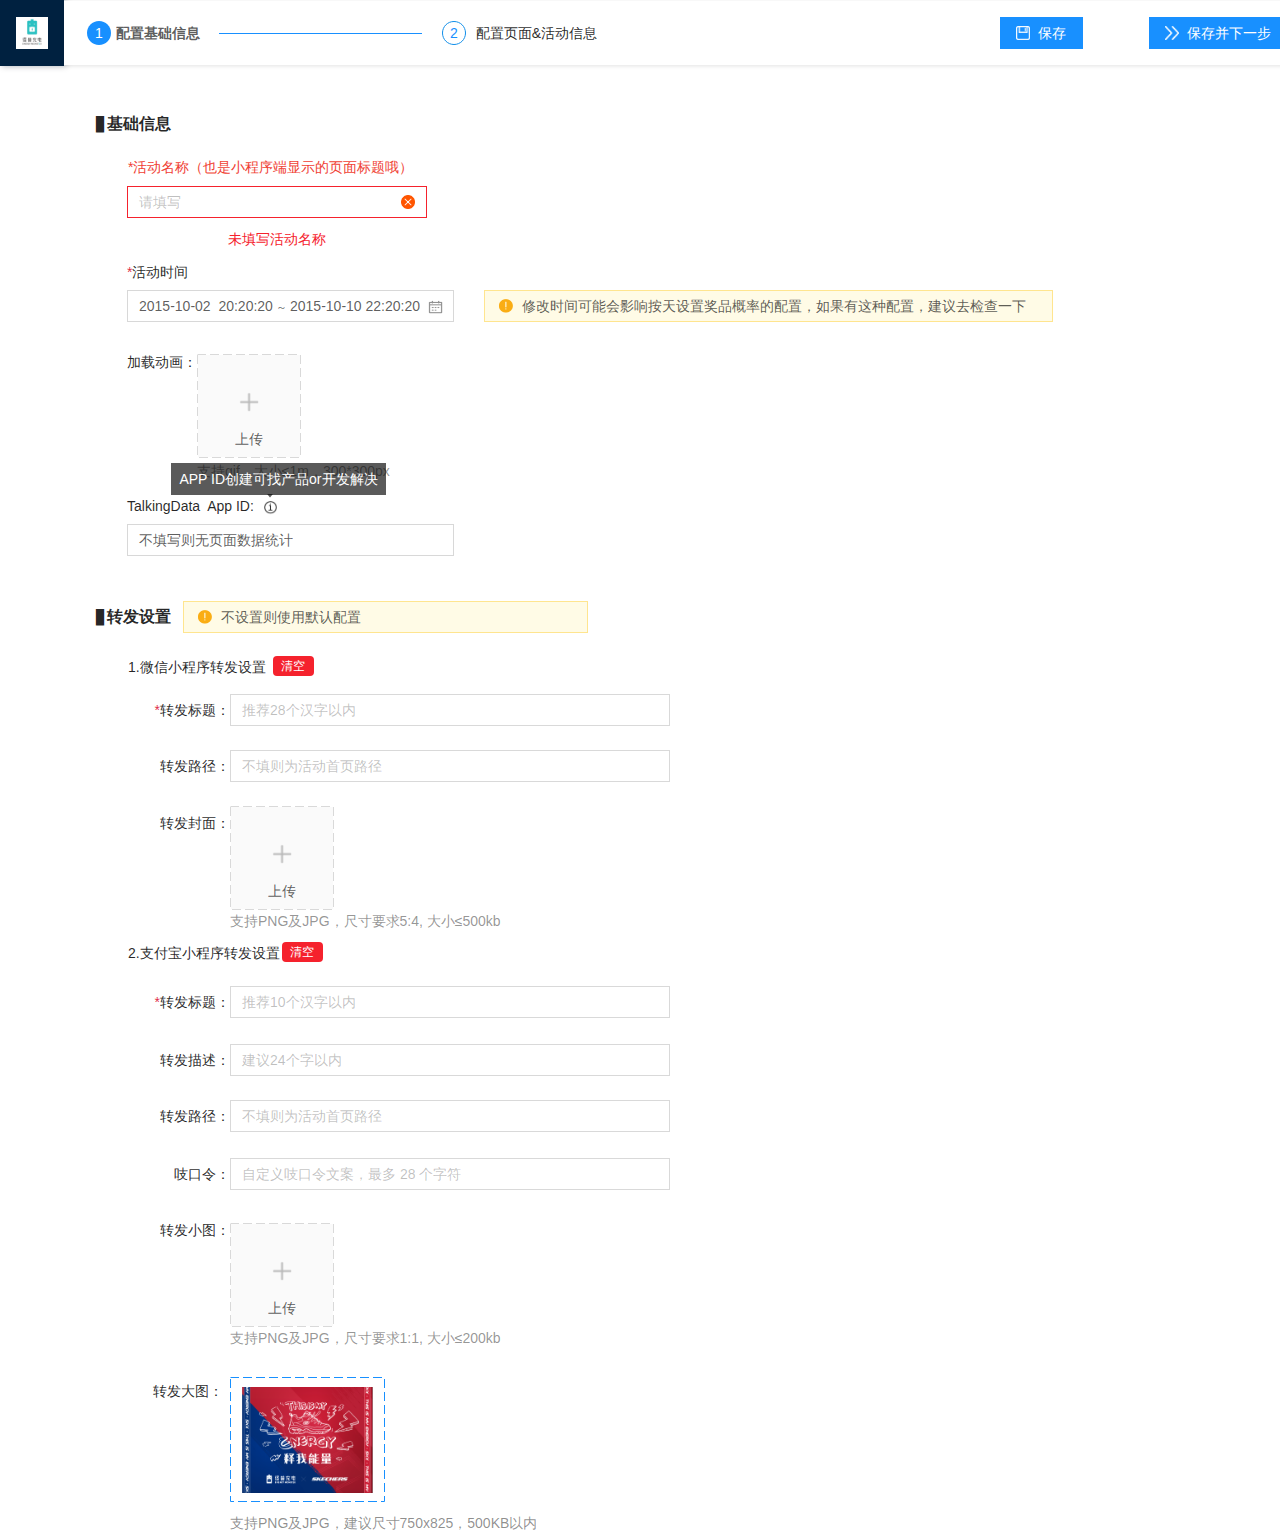
<file: 创建活动-step1配置基础信息.html>
﻿<!DOCTYPE html>
<html>
  <head>
    <title>创建活动-Step1配置基础信息</title>
    <meta http-equiv="X-UA-Compatible" content="IE=edge"/>
    <meta http-equiv="content-type" content="text/html; charset=utf-8"/>
    <link href="resources/css/axure_rp_page.css" type="text/css" rel="stylesheet"/>
    <link href="data/styles.css" type="text/css" rel="stylesheet"/>
    <link href="files/创建活动-step1配置基础信息/styles.css" type="text/css" rel="stylesheet"/>
    <script src="resources/scripts/jquery-3.2.1.min.js"></script>
    <script src="resources/scripts/axure/axQuery.js"></script>
    <script src="resources/scripts/axure/globals.js"></script>
    <script src="resources/scripts/axutils.js"></script>
    <script src="resources/scripts/axure/annotation.js"></script>
    <script src="resources/scripts/axure/axQuery.std.js"></script>
    <script src="resources/scripts/axure/doc.js"></script>
    <script src="resources/scripts/messagecenter.js"></script>
    <script src="resources/scripts/axure/events.js"></script>
    <script src="resources/scripts/axure/recording.js"></script>
    <script src="resources/scripts/axure/action.js"></script>
    <script src="resources/scripts/axure/expr.js"></script>
    <script src="resources/scripts/axure/geometry.js"></script>
    <script src="resources/scripts/axure/flyout.js"></script>
    <script src="resources/scripts/axure/model.js"></script>
    <script src="resources/scripts/axure/repeater.js"></script>
    <script src="resources/scripts/axure/sto.js"></script>
    <script src="resources/scripts/axure/utils.temp.js"></script>
    <script src="resources/scripts/axure/variables.js"></script>
    <script src="resources/scripts/axure/drag.js"></script>
    <script src="resources/scripts/axure/move.js"></script>
    <script src="resources/scripts/axure/visibility.js"></script>
    <script src="resources/scripts/axure/style.js"></script>
    <script src="resources/scripts/axure/adaptive.js"></script>
    <script src="resources/scripts/axure/tree.js"></script>
    <script src="resources/scripts/axure/init.temp.js"></script>
    <script src="resources/scripts/axure/legacy.js"></script>
    <script src="resources/scripts/axure/viewer.js"></script>
    <script src="resources/scripts/axure/math.js"></script>
    <script src="resources/scripts/axure/jquery.nicescroll.min.js"></script>
    <script src="data/document.js"></script>
    <script src="files/创建活动-step1配置基础信息/data.js"></script>
    <script type="text/javascript">
      $axure.utils.getTransparentGifPath = function() { return 'resources/images/transparent.gif'; };
      $axure.utils.getOtherPath = function() { return 'resources/Other.html'; };
      $axure.utils.getReloadPath = function() { return 'resources/reload.html'; };
    </script>
  </head>
  <body>
    <div id="base" class="">

      <!-- Unnamed (组合) -->
      <div id="u619" class="ax_default" data-left="127" data-top="156" data-width="300" data-height="94">

        <!-- Unnamed (矩形) -->
        <div id="u620" class="ax_default heading_1">
          <div id="u620_div" class=""></div>
          <div id="u620_text" class="text ">
            <p><span>*活动名称（也是小程序端显示的页面标题哦）</span></p>
          </div>
        </div>

        <!-- Unnamed (矩形) -->
        <div id="u621" class="ax_default shape">
          <div id="u621_div" class=""></div>
          <div id="u621_text" class="text ">
            <p><span>请填写</span></p>
          </div>
        </div>

        <!-- Unnamed (矩形) -->
        <div id="u622" class="ax_default paragraph">
          <div id="u622_div" class=""></div>
          <div id="u622_text" class="text ">
            <p><span>未填写活动名称</span></p>
          </div>
        </div>

        <!-- Unnamed (组合) -->
        <div id="u623" class="ax_default" data-left="401" data-top="195" data-width="25" data-height="14">

          <!-- Unnamed (图片 ) -->
          <div id="u624" class="ax_default image1">
            <img id="u624_img" class="img " src="images/创建活动-step1配置基础信息/u624.png"/>
            <div id="u624_text" class="text " style="display:none; visibility: hidden">
              <p></p>
            </div>
          </div>

          <!-- Unnamed (矩形) -->
          <div id="u625" class="ax_default box_21">
            <div id="u625_div" class=""></div>
            <div id="u625_text" class="text ">
              <p><span>8</span></p>
            </div>
          </div>
        </div>
      </div>

      <!-- Unnamed (组合) -->
      <div id="u626" class="ax_default" data-left="64" data-top="88" data-width="119" data-height="68">

        <!-- Unnamed (矩形) -->
        <div id="u627" class="ax_default heading_1">
          <div id="u627_div" class=""></div>
          <div id="u627_text" class="text ">
            <p style="font-size:16px;"><span style="font-family:'Microsoft Tai Le', sans-serif;font-weight:400;font-size:14px;">▊</span><span style="font-family:'PingFangSC-Semibold', 'PingFang SC Semibold', 'PingFang SC', sans-serif;font-weight:650;">基础信息</span></p>
          </div>
        </div>

        <!-- Unnamed (矩形) -->
        <div id="u628" class="ax_default box_21">
          <div id="u628_div" class=""></div>
          <div id="u628_text" class="text ">
            <p><span>24</span></p>
          </div>
        </div>

        <!-- Unnamed (矩形) -->
        <div id="u629" class="ax_default box_21">
          <div id="u629_div" class=""></div>
          <div id="u629_text" class="text ">
            <p><span>24</span></p>
          </div>
        </div>
      </div>

      <!-- Unnamed (组合) -->
      <div id="u630" class="ax_default" data-left="64" data-top="581" data-width="119" data-height="68">

        <!-- Unnamed (矩形) -->
        <div id="u631" class="ax_default heading_1">
          <div id="u631_div" class=""></div>
          <div id="u631_text" class="text ">
            <p style="font-size:16px;"><span style="font-family:'Microsoft Tai Le', sans-serif;font-weight:400;font-size:14px;">▊</span><span style="font-family:'PingFangSC-Semibold', 'PingFang SC Semibold', 'PingFang SC', sans-serif;font-weight:650;">转发设置</span></p>
          </div>
        </div>

        <!-- Unnamed (矩形) -->
        <div id="u632" class="ax_default box_21">
          <div id="u632_div" class=""></div>
          <div id="u632_text" class="text ">
            <p><span>24</span></p>
          </div>
        </div>

        <!-- Unnamed (矩形) -->
        <div id="u633" class="ax_default box_21">
          <div id="u633_div" class=""></div>
          <div id="u633_text" class="text ">
            <p><span>24</span></p>
          </div>
        </div>
      </div>

      <!-- Unnamed (组合) -->
      <div id="u634" class="ax_default" data-left="154" data-top="694" data-width="516" data-height="56">

        <!-- Unnamed (矩形) -->
        <div id="u635" class="ax_default heading_1">
          <div id="u635_div" class=""></div>
          <div id="u635_text" class="text ">
            <p><span style="font-family:'Microsoft Tai Le', sans-serif;color:rgba(217, 0, 27, 0.847058823529412);">*</span><span style="font-family:'Microsoft YaHei', sans-serif;color:rgba(0, 0, 0, 0.847058823529412);">转发标题：</span></p>
          </div>
        </div>

        <!-- Unnamed (矩形) -->
        <div id="u636" class="ax_default shape">
          <div id="u636_div" class=""></div>
          <div id="u636_text" class="text ">
            <p><span>推荐28个汉字以内</span></p>
          </div>
        </div>

        <!-- Unnamed (矩形) -->
        <div id="u637" class="ax_default paragraph">
          <div id="u637_div" class=""></div>
          <div id="u637_text" class="text ">
            <p><span>&nbsp;</span></p>
          </div>
        </div>
      </div>

      <!-- Unnamed (组合) -->
      <div id="u638" class="ax_default" data-left="160" data-top="806" data-width="510" data-height="126">

        <!-- Unnamed (组合) -->
        <div id="u639" class="ax_default" data-left="160" data-top="807" data-width="71" data-height="35">

          <!-- Unnamed (矩形) -->
          <div id="u640" class="ax_default heading_1">
            <div id="u640_div" class=""></div>
            <div id="u640_text" class="text ">
              <p><span>转发封面：</span></p>
            </div>
          </div>
        </div>

        <!-- Unnamed (组合) -->
        <div id="u641" class="ax_default" data-left="230" data-top="806" data-width="104" data-height="104">

          <!-- Unnamed (矩形) -->
          <div id="u642" class="ax_default box_21">
            <img id="u642_img" class="img " src="images/创建活动-step1配置基础信息/u642.svg"/>
            <div id="u642_text" class="text ">
              <p style="font-size:12px;line-height:normal;"><span style="font-family:'Microsoft Tai Le', sans-serif;color:rgba(0, 0, 0, 0.427450980392157);"><br></span></p><p style="font-size:14px;line-height:22px;"><span style="font-family:'Microsoft YaHei', sans-serif;color:rgba(0, 0, 0, 0.647058823529412);">上传</span></p>
            </div>
          </div>

          <!-- Unnamed (图片 ) -->
          <div id="u643" class="ax_default image1">
            <img id="u643_img" class="img " src="images/创建活动-step1配置基础信息/u643.png"/>
            <div id="u643_text" class="text " style="display:none; visibility: hidden">
              <p></p>
            </div>
          </div>
        </div>

        <!-- Unnamed (矩形) -->
        <div id="u644" class="ax_default paragraph">
          <div id="u644_div" class=""></div>
          <div id="u644_text" class="text ">
            <p><span>支持PNG及JPG，尺寸要求5:4, 大小≤500kb</span></p>
          </div>
        </div>
      </div>

      <!-- Unnamed (组合) -->
      <div id="u645" class="ax_default" data-left="128" data-top="656" data-width="186" data-height="30">

        <!-- Unnamed (矩形) -->
        <div id="u646" class="ax_default heading_1">
          <div id="u646_div" class=""></div>
          <div id="u646_text" class="text ">
            <p><span>1.微信小程序转发设置</span></p>
          </div>
        </div>

        <!-- Unnamed (矩形) -->
        <div id="u647" class="ax_default shape">
          <div id="u647_div" class=""></div>
          <div id="u647_text" class="text ">
            <p><span>清空</span></p>
          </div>
        </div>
      </div>

      <!-- Unnamed (组合) -->
      <div id="u648" class="ax_default" data-left="128" data-top="942" data-width="195" data-height="30">

        <!-- Unnamed (矩形) -->
        <div id="u649" class="ax_default heading_1">
          <div id="u649_div" class=""></div>
          <div id="u649_text" class="text ">
            <p><span>2.支付宝小程序转发设置</span></p>
          </div>
        </div>

        <!-- Unnamed (矩形) -->
        <div id="u650" class="ax_default shape">
          <div id="u650_div" class=""></div>
          <div id="u650_text" class="text ">
            <p><span>清空</span></p>
          </div>
        </div>
      </div>

      <!-- Unnamed (组合) -->
      <div id="u651" class="ax_default" data-left="160" data-top="750" data-width="510" data-height="56">

        <!-- Unnamed (矩形) -->
        <div id="u652" class="ax_default heading_1">
          <div id="u652_div" class=""></div>
          <div id="u652_text" class="text ">
            <p><span>转发路径：</span></p>
          </div>
        </div>

        <!-- Unnamed (矩形) -->
        <div id="u653" class="ax_default shape">
          <div id="u653_div" class=""></div>
          <div id="u653_text" class="text ">
            <p><span>不填则为活动首页路径</span></p>
          </div>
        </div>

        <!-- Unnamed (矩形) -->
        <div id="u654" class="ax_default paragraph">
          <div id="u654_div" class=""></div>
          <div id="u654_text" class="text ">
            <p><span>&nbsp;</span></p>
          </div>
        </div>
      </div>

      <!-- Unnamed (组合) -->
      <div id="u655" class="ax_default" data-left="153" data-top="986" data-width="517" data-height="56">

        <!-- Unnamed (矩形) -->
        <div id="u656" class="ax_default heading_1">
          <div id="u656_div" class=""></div>
          <div id="u656_text" class="text ">
            <p><span style="color:rgba(217, 0, 27, 0.847058823529412);">*</span><span style="color:rgba(0, 0, 0, 0.847058823529412);">转发标题：</span></p>
          </div>
        </div>

        <!-- Unnamed (矩形) -->
        <div id="u657" class="ax_default shape">
          <div id="u657_div" class=""></div>
          <div id="u657_text" class="text ">
            <p><span>推荐10个汉字以内</span></p>
          </div>
        </div>

        <!-- Unnamed (矩形) -->
        <div id="u658" class="ax_default paragraph">
          <div id="u658_div" class=""></div>
          <div id="u658_text" class="text ">
            <p><span>&nbsp;</span></p>
          </div>
        </div>
      </div>

      <!-- Unnamed (组合) -->
      <div id="u659" class="ax_default" data-left="160" data-top="1044" data-width="510" data-height="56">

        <!-- Unnamed (矩形) -->
        <div id="u660" class="ax_default heading_1">
          <div id="u660_div" class=""></div>
          <div id="u660_text" class="text ">
            <p><span>转发描述：</span></p>
          </div>
        </div>

        <!-- Unnamed (矩形) -->
        <div id="u661" class="ax_default shape">
          <div id="u661_div" class=""></div>
          <div id="u661_text" class="text ">
            <p><span>建议24个字以内</span></p>
          </div>
        </div>

        <!-- Unnamed (矩形) -->
        <div id="u662" class="ax_default paragraph">
          <div id="u662_div" class=""></div>
          <div id="u662_text" class="text ">
            <p><span>&nbsp;</span></p>
          </div>
        </div>
      </div>

      <!-- Unnamed (组合) -->
      <div id="u663" class="ax_default" data-left="160" data-top="1100" data-width="510" data-height="56">

        <!-- Unnamed (矩形) -->
        <div id="u664" class="ax_default heading_1">
          <div id="u664_div" class=""></div>
          <div id="u664_text" class="text ">
            <p><span>转发路径：</span></p>
          </div>
        </div>

        <!-- Unnamed (矩形) -->
        <div id="u665" class="ax_default shape">
          <div id="u665_div" class=""></div>
          <div id="u665_text" class="text ">
            <p><span>不填则为活动首页路径</span></p>
          </div>
        </div>

        <!-- Unnamed (矩形) -->
        <div id="u666" class="ax_default paragraph">
          <div id="u666_div" class=""></div>
          <div id="u666_text" class="text ">
            <p><span>&nbsp;</span></p>
          </div>
        </div>
      </div>

      <!-- Unnamed (组合) -->
      <div id="u667" class="ax_default" data-left="174" data-top="1158" data-width="496" data-height="56">

        <!-- Unnamed (矩形) -->
        <div id="u668" class="ax_default heading_1">
          <div id="u668_div" class=""></div>
          <div id="u668_text" class="text ">
            <p><span>吱口令：</span></p>
          </div>
        </div>

        <!-- Unnamed (矩形) -->
        <div id="u669" class="ax_default shape">
          <div id="u669_div" class=""></div>
          <div id="u669_text" class="text ">
            <p><span>自定义吱口令文案，最多 28 个字符</span></p>
          </div>
        </div>

        <!-- Unnamed (矩形) -->
        <div id="u670" class="ax_default paragraph">
          <div id="u670_div" class=""></div>
          <div id="u670_text" class="text ">
            <p><span>&nbsp;</span></p>
          </div>
        </div>
      </div>

      <!-- Unnamed (组合) -->
      <div id="u671" class="ax_default" data-left="160" data-top="1214" data-width="510" data-height="135">

        <!-- Unnamed (组合) -->
        <div id="u672" class="ax_default" data-left="160" data-top="1214" data-width="510" data-height="135">

          <!-- Unnamed (矩形) -->
          <div id="u673" class="ax_default heading_1">
            <div id="u673_div" class=""></div>
            <div id="u673_text" class="text ">
              <p><span>转发小图：</span></p>
            </div>
          </div>

          <!-- Unnamed (组合) -->
          <div id="u674" class="ax_default" data-left="230" data-top="1223" data-width="104" data-height="104">

            <!-- Unnamed (矩形) -->
            <div id="u675" class="ax_default box_21">
              <img id="u675_img" class="img " src="images/创建活动-step1配置基础信息/u642.svg"/>
              <div id="u675_text" class="text ">
                <p style="font-size:12px;line-height:normal;"><span style="font-family:'Microsoft Tai Le', sans-serif;color:rgba(0, 0, 0, 0.427450980392157);"><br></span></p><p style="font-size:14px;line-height:22px;"><span style="font-family:'Microsoft YaHei', sans-serif;color:rgba(0, 0, 0, 0.647058823529412);">上传</span></p>
              </div>
            </div>

            <!-- Unnamed (图片 ) -->
            <div id="u676" class="ax_default image1">
              <img id="u676_img" class="img " src="images/创建活动-step1配置基础信息/u643.png"/>
              <div id="u676_text" class="text " style="display:none; visibility: hidden">
                <p></p>
              </div>
            </div>
          </div>

          <!-- Unnamed (矩形) -->
          <div id="u677" class="ax_default paragraph">
            <div id="u677_div" class=""></div>
            <div id="u677_text" class="text ">
              <p><span>支持PNG及JPG，尺寸要求1:1, 大小≤200kb</span></p>
            </div>
          </div>
        </div>
      </div>

      <!-- Unnamed (组合) -->
      <div id="u678" class="ax_default" data-left="0" data-top="0" data-width="64" data-height="66">

        <!-- Unnamed (矩形) -->
        <div id="u679" class="ax_default shape">
          <div id="u679_div" class=""></div>
          <div id="u679_text" class="text " style="display:none; visibility: hidden">
            <p></p>
          </div>
        </div>

        <!-- Unnamed (图片 ) -->
        <div id="u680" class="ax_default image1">
          <img id="u680_img" class="img " src="images/创建活动-step1配置基础信息/u680.jpg"/>
          <div id="u680_text" class="text " style="display:none; visibility: hidden">
            <p></p>
          </div>
        </div>
      </div>

      <!-- Unnamed (组合) -->
      <div id="u681" class="ax_default" data-left="64" data-top="1" data-width="1376" data-height="64">

        <!-- Unnamed (矩形) -->
        <div id="u682" class="ax_default box_21">
          <div id="u682_div" class=""></div>
          <div id="u682_text" class="text " style="display:none; visibility: hidden">
            <p></p>
          </div>
        </div>
      </div>

      <!-- Unnamed (组合) -->
      <div id="u683" class="ax_default" data-left="1149" data-top="17" data-width="139" data-height="32">

        <!-- Unnamed (矩形) -->
        <div id="u684" class="ax_default shape">
          <div id="u684_div" class=""></div>
          <div id="u684_text" class="text ">
            <p><span>保存并下一步</span></p>
          </div>
        </div>

        <!-- Unnamed (图片 ) -->
        <div id="u685" class="ax_default image1">
          <img id="u685_img" class="img " src="images/创建活动-step1配置基础信息/u685.png"/>
          <div id="u685_text" class="text " style="display:none; visibility: hidden">
            <p></p>
          </div>
        </div>
      </div>

      <!-- Unnamed (组合) -->
      <div id="u686" class="ax_default" data-left="107" data-top="21" data-width="503" data-height="24">

        <!-- Unnamed (组合) -->
        <div id="u687" class="ax_default" data-left="107" data-top="22" data-width="105" data-height="22">

          <!-- Unnamed (矩形) -->
          <div id="u688" class="ax_default paragraph">
            <div id="u688_div" class=""></div>
            <div id="u688_text" class="text ">
              <p><span>配置基础信息</span></p>
            </div>
          </div>

          <!-- Unnamed (组合) -->
          <div id="u689" class="ax_default" data-left="0" data-top="0" data-width="0" data-height="0">

            <!-- Unnamed (组合) -->
            <div id="u690" class="ax_default" data-left="0" data-top="0" data-width="0" data-height="0">
            </div>
          </div>
        </div>

        <!-- Unnamed (线段) -->
        <div id="u691" class="ax_default horizontal_line">
          <img id="u691_img" class="img " src="images/创建活动-step1配置基础信息/u691.svg"/>
          <div id="u691_text" class="text " style="display:none; visibility: hidden">
            <p></p>
          </div>
        </div>

        <!-- Unnamed (组合) -->
        <div id="u692" class="ax_default" data-left="430" data-top="21" data-width="180" data-height="24">

          <!-- Unnamed (矩形) -->
          <div id="u693" class="ax_default paragraph">
            <div id="u693_div" class=""></div>
            <div id="u693_text" class="text ">
              <p><span>配置页面&amp;活动信息</span></p>
            </div>
          </div>

          <!-- Unnamed (矩形) -->
          <div id="u694" class="ax_default box_21">
            <div id="u694_div" class=""></div>
            <div id="u694_text" class="text " style="display:none; visibility: hidden">
              <p></p>
            </div>
          </div>

          <!-- Unnamed (圆形) -->
          <div id="u695" class="ax_default shape">
            <img id="u695_img" class="img " src="images/创建活动-step1配置基础信息/u695.svg"/>
            <div id="u695_text" class="text ">
              <p><span>2</span></p>
            </div>
          </div>
        </div>
      </div>

      <!-- Unnamed (矩形) -->
      <div id="u696" class="ax_default shape">
        <div id="u696_div" class=""></div>
        <div id="u696_text" class="text ">
          <p><span>取 消</span></p>
        </div>
      </div>

      <!-- Unnamed (圆形) -->
      <div id="u697" class="ax_default shape">
        <img id="u697_img" class="img " src="images/创建活动-step1配置基础信息/u697.svg"/>
        <div id="u697_text" class="text ">
          <p><span>1</span></p>
        </div>
      </div>

      <!-- Unnamed (组合) -->
      <div id="u698" class="ax_default" data-left="183" data-top="601" data-width="405" data-height="32">

        <!-- Unnamed (矩形) -->
        <div id="u699" class="ax_default shape">
          <div id="u699_div" class=""></div>
          <div id="u699_text" class="text ">
            <p><span>不设置则使用默认配置</span></p>
          </div>
        </div>

        <!-- Unnamed (图片 ) -->
        <div id="u700" class="ax_default image1">
          <img id="u700_img" class="img " src="images/我的活动/u125.png"/>
          <div id="u700_text" class="text " style="display:none; visibility: hidden">
            <p></p>
          </div>
        </div>
      </div>

      <!-- Unnamed (组合) -->
      <div id="u701" class="ax_default" data-left="127" data-top="347" data-width="510" data-height="135">

        <!-- Unnamed (矩形) -->
        <div id="u702" class="ax_default heading_1">
          <div id="u702_div" class=""></div>
          <div id="u702_text" class="text ">
            <p><span>加载动画：</span></p>
          </div>
        </div>

        <!-- Unnamed (组合) -->
        <div id="u703" class="ax_default" data-left="197" data-top="354" data-width="104" data-height="104">

          <!-- Unnamed (矩形) -->
          <div id="u704" class="ax_default box_21">
            <img id="u704_img" class="img " src="images/创建活动-step1配置基础信息/u642.svg"/>
            <div id="u704_text" class="text ">
              <p style="font-size:12px;line-height:normal;"><span style="font-family:'Microsoft Tai Le', sans-serif;color:rgba(0, 0, 0, 0.427450980392157);"><br></span></p><p style="font-size:14px;line-height:22px;"><span style="font-family:'Microsoft YaHei', sans-serif;color:rgba(0, 0, 0, 0.647058823529412);">上传</span></p>
            </div>
          </div>

          <!-- Unnamed (图片 ) -->
          <div id="u705" class="ax_default image1">
            <img id="u705_img" class="img " src="images/创建活动-step1配置基础信息/u643.png"/>
            <div id="u705_text" class="text " style="display:none; visibility: hidden">
              <p></p>
            </div>
          </div>
        </div>

        <!-- Unnamed (矩形) -->
        <div id="u706" class="ax_default paragraph">
          <div id="u706_div" class=""></div>
          <div id="u706_text" class="text ">
            <p><span>支持gif，大小≤1m，300*300px</span></p>
          </div>
        </div>
      </div>

      <!-- Unnamed (组合) -->
      <div id="u707" class="ax_default" data-left="1000" data-top="17" data-width="83" data-height="32">

        <!-- Unnamed (矩形) -->
        <div id="u708" class="ax_default shape">
          <div id="u708_div" class=""></div>
          <div id="u708_text" class="text ">
            <p><span>保存</span></p>
          </div>
        </div>

        <!-- Unnamed (图片 ) -->
        <div id="u709" class="ax_default image1">
          <img id="u709_img" class="img " src="images/创建活动-step1配置基础信息/u709.png"/>
          <div id="u709_text" class="text " style="display:none; visibility: hidden">
            <p></p>
          </div>
        </div>
      </div>

      <!-- Unnamed (组合) -->
      <div id="u710" class="ax_default" data-left="153" data-top="1375" data-width="517" data-height="159">

        <!-- Unnamed (组合) -->
        <div id="u711" class="ax_default" data-left="153" data-top="1375" data-width="517" data-height="159">

          <!-- Unnamed (组合) -->
          <div id="u712" class="ax_default" data-left="153" data-top="1375" data-width="71" data-height="35">

            <!-- Unnamed (矩形) -->
            <div id="u713" class="ax_default heading_1">
              <div id="u713_div" class=""></div>
              <div id="u713_text" class="text ">
                <p><span>转发大图：</span></p>
              </div>
            </div>
          </div>

          <!-- Unnamed (组合) -->
          <div id="u714" class="ax_default" data-left="230" data-top="1509" data-width="440" data-height="25">

            <!-- Unnamed (矩形) -->
            <div id="u715" class="ax_default paragraph">
              <div id="u715_div" class=""></div>
              <div id="u715_text" class="text ">
                <p><span>支持PNG及JPG，建议尺寸750x825，500KB以内</span></p>
              </div>
            </div>
          </div>
        </div>

        <!-- Unnamed (组合) -->
        <div id="u716" class="ax_default" data-left="230" data-top="1377" data-width="155" data-height="125">

          <!-- Unnamed (矩形) -->
          <div id="u717" class="ax_default box_21">
            <img id="u717_img" class="img " src="images/创建活动-step1配置基础信息/u717.svg"/>
            <div id="u717_text" class="text ">
              <p><span style="font-family:'ArialMT', 'Arial', sans-serif;"><br></span></p><p><span style="font-family:'ArialMT', 'Arial', sans-serif;"><br></span></p><p><span style="font-family:'PingFangSC-Regular', 'PingFang SC', sans-serif;"><br></span></p><p><span style="font-family:'PingFangSC-Regular', 'PingFang SC', sans-serif;color:rgba(0, 0, 0, 0.427450980392157);">&nbsp;</span></p>
            </div>
          </div>

          <!-- Unnamed (图片 ) -->
          <div id="u718" class="ax_default image1">
            <img id="u718_img" class="img " src="images/创建活动-step1配置基础信息/u718.png"/>
            <div id="u718_text" class="text " style="display:none; visibility: hidden">
              <p></p>
            </div>
          </div>
        </div>
      </div>

      <!-- Unnamed (组合) -->
      <div id="u719" class="ax_default" data-left="127" data-top="261" data-width="327" data-height="86">

        <!-- Unnamed (组合) -->
        <div id="u720" class="ax_default" data-left="127" data-top="261" data-width="300" data-height="86">

          <!-- Unnamed (矩形) -->
          <div id="u721" class="ax_default heading_1">
            <div id="u721_div" class=""></div>
            <div id="u721_text" class="text ">
              <p><span style="color:rgba(217, 0, 27, 0.847058823529412);">*</span><span style="color:rgba(0, 0, 0, 0.847058823529412);">活动时间</span></p>
            </div>
          </div>

          <!-- Unnamed (矩形) -->
          <div id="u722" class="ax_default paragraph">
            <div id="u722_div" class=""></div>
            <div id="u722_text" class="text ">
              <p><span>&nbsp;</span></p>
            </div>
          </div>
        </div>

        <!-- Unnamed (矩形) -->
        <div id="u723" class="ax_default shape">
          <div id="u723_div" class=""></div>
          <div id="u723_text" class="text ">
            <p style="font-size:14px;"><span>2015-10-02&nbsp; 20:20:20</span><span style="font-size:11px;"> ～ </span><span>2015-10-10 22:20:20</span></p>
          </div>
        </div>
      </div>

      <!-- Unnamed (组合) -->
      <div id="u724" class="ax_default" data-left="428" data-top="300" data-width="26" data-height="15">

        <!-- Unnamed (图片 ) -->
        <div id="u725" class="ax_default image1">
          <img id="u725_img" class="img " src="images/我的活动/u213.png"/>
          <div id="u725_text" class="text " style="display:none; visibility: hidden">
            <p></p>
          </div>
        </div>

        <!-- Unnamed (矩形) -->
        <div id="u726" class="ax_default box_21">
          <div id="u726_div" class=""></div>
          <div id="u726_text" class="text ">
            <p><span>8</span></p>
          </div>
        </div>
      </div>

      <!-- Unnamed (组合) -->
      <div id="u727" class="ax_default" data-left="127" data-top="495" data-width="327" data-height="86">

        <!-- Unnamed (组合) -->
        <div id="u728" class="ax_default" data-left="127" data-top="495" data-width="300" data-height="86">

          <!-- Unnamed (矩形) -->
          <div id="u729" class="ax_default heading_1">
            <div id="u729_div" class=""></div>
            <div id="u729_text" class="text ">
              <p><span>TalkingData&nbsp; App ID:</span></p>
            </div>
          </div>

          <!-- Unnamed (矩形) -->
          <div id="u730" class="ax_default paragraph">
            <div id="u730_div" class=""></div>
            <div id="u730_text" class="text ">
              <p><span>&nbsp;</span></p>
            </div>
          </div>
        </div>

        <!-- Unnamed (矩形) -->
        <div id="u731" class="ax_default shape">
          <div id="u731_div" class=""></div>
          <div id="u731_text" class="text ">
            <p><span>不填写则无页面数据统计</span></p>
          </div>
        </div>
      </div>

      <!-- Unnamed (组合) -->
      <div id="u732" class="ax_default" data-left="171" data-top="463" data-width="215" data-height="52">

        <!-- Unnamed (图片 ) -->
        <div id="u733" class="ax_default image1">
          <img id="u733_img" class="img " src="images/我的活动/u542.png"/>
          <div id="u733_text" class="text " style="display:none; visibility: hidden">
            <p></p>
          </div>
        </div>

        <!-- Unnamed (组合) -->
        <div id="u734" class="ax_default" data-left="171" data-top="463" data-width="215" data-height="36">

          <!-- Unnamed (形状) -->
          <div id="u735" class="ax_default shape">
            <img id="u735_img" class="img " src="images/创建活动-step1配置基础信息/u735.svg"/>
            <div id="u735_text" class="text ">
              <p><span>APP ID创建可找产品or开发解决</span></p>
            </div>
          </div>

          <!-- Unnamed (Triangle Down) -->
          <div id="u736" class="ax_default shape">
            <img id="u736_img" class="img " src="images/我的活动/u547.svg"/>
            <div id="u736_text" class="text " style="display:none; visibility: hidden">
              <p></p>
            </div>
          </div>
        </div>
      </div>

      <!-- Unnamed (组合) -->
      <div id="u737" class="ax_default" data-left="484" data-top="290" data-width="569" data-height="32">

        <!-- Unnamed (矩形) -->
        <div id="u738" class="ax_default shape">
          <div id="u738_div" class=""></div>
          <div id="u738_text" class="text ">
            <p><span>修改时间可能会影响按天设置奖品概率的配置，如果有这种配置，建议去检查一下</span></p>
          </div>
        </div>

        <!-- Unnamed (图片 ) -->
        <div id="u739" class="ax_default image1">
          <img id="u739_img" class="img " src="images/我的活动/u125.png"/>
          <div id="u739_text" class="text " style="display:none; visibility: hidden">
            <p></p>
          </div>
        </div>
      </div>
    </div>
    <script src="resources/scripts/axure/ios.js"></script>
  </body>
</html>
</file>
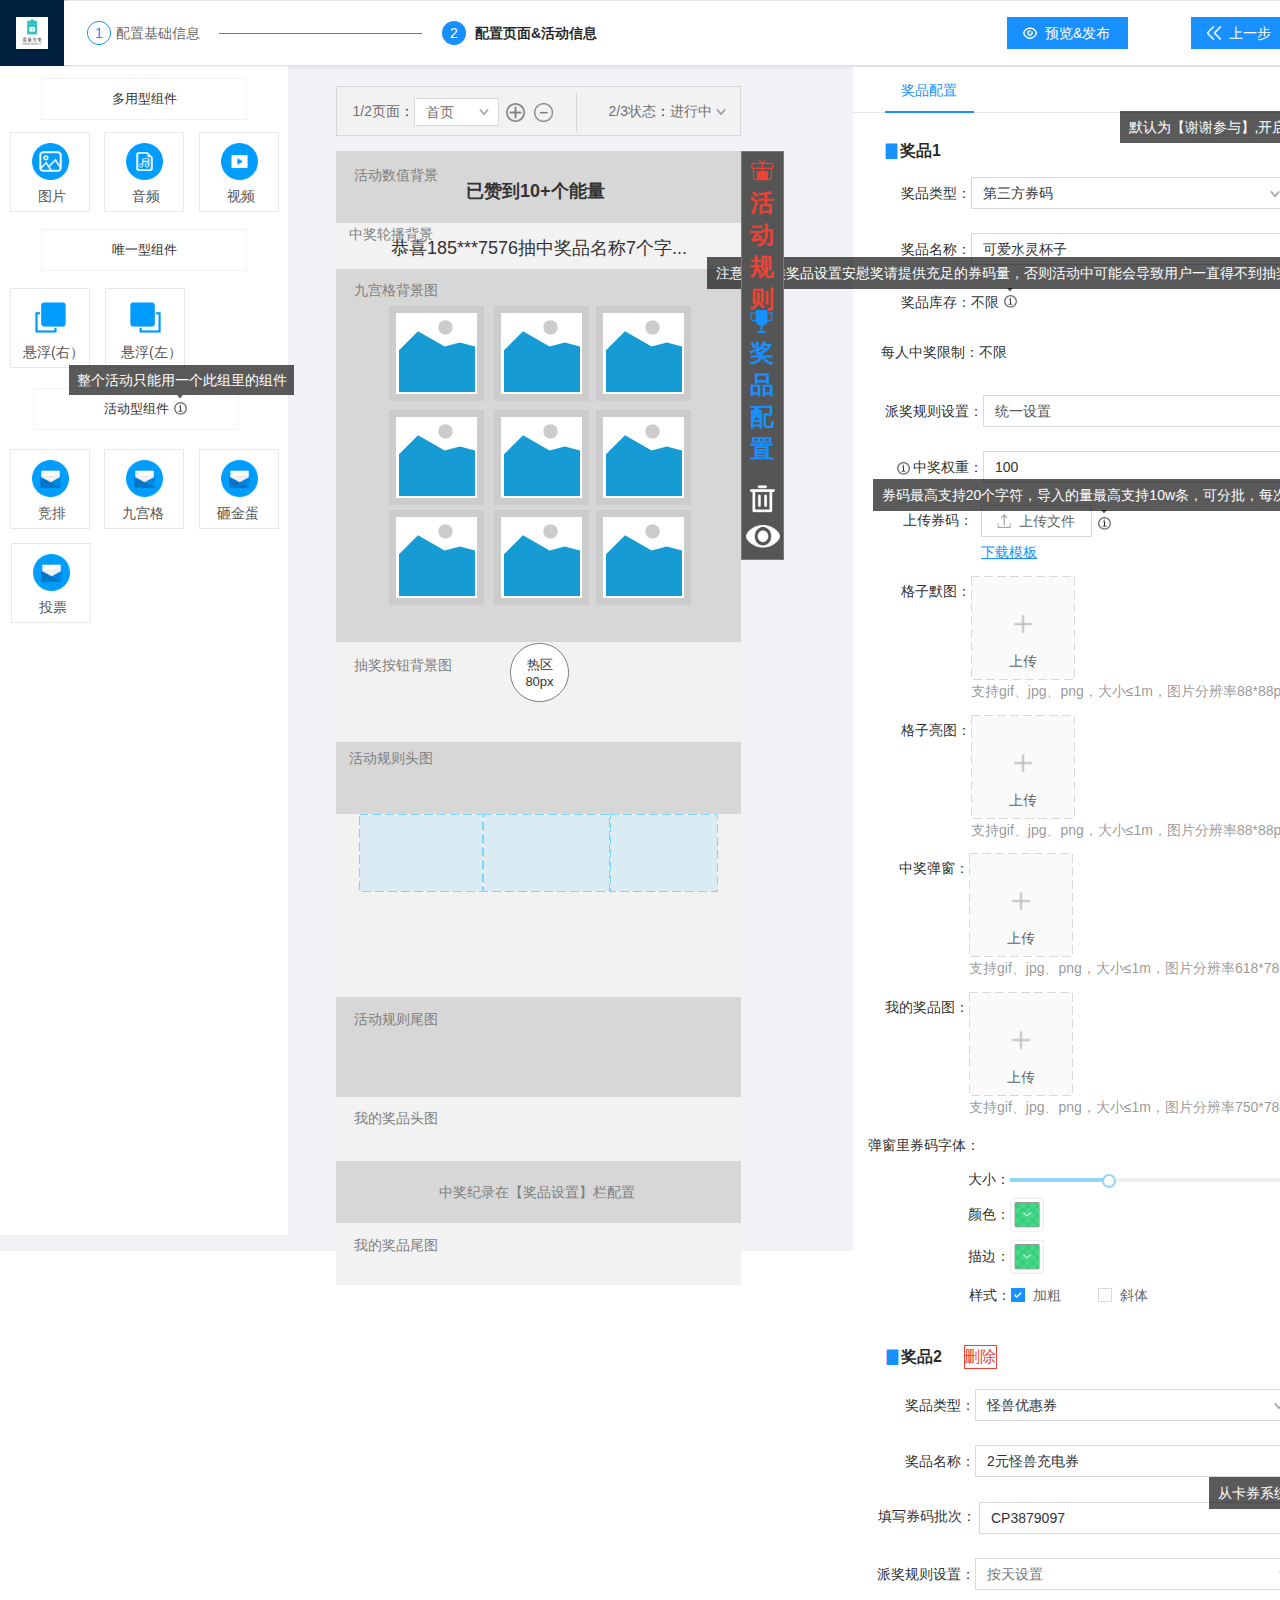
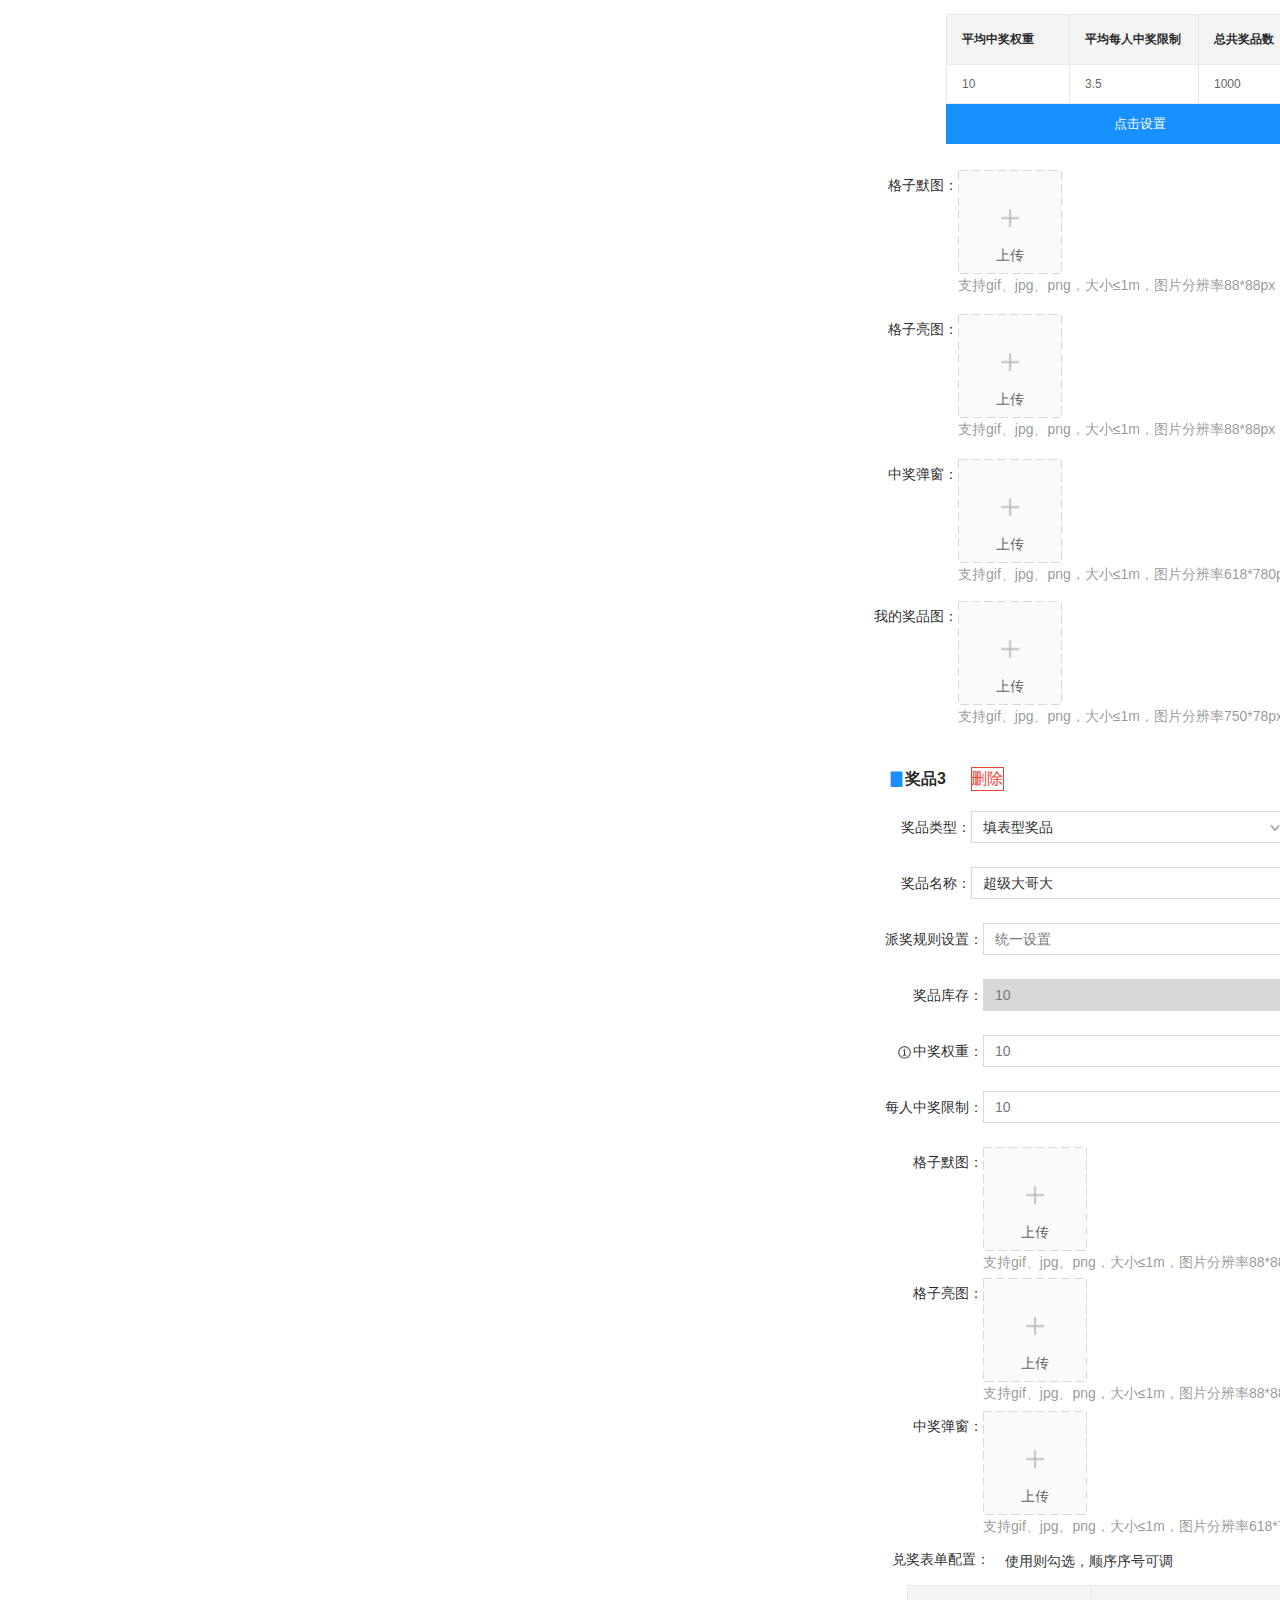
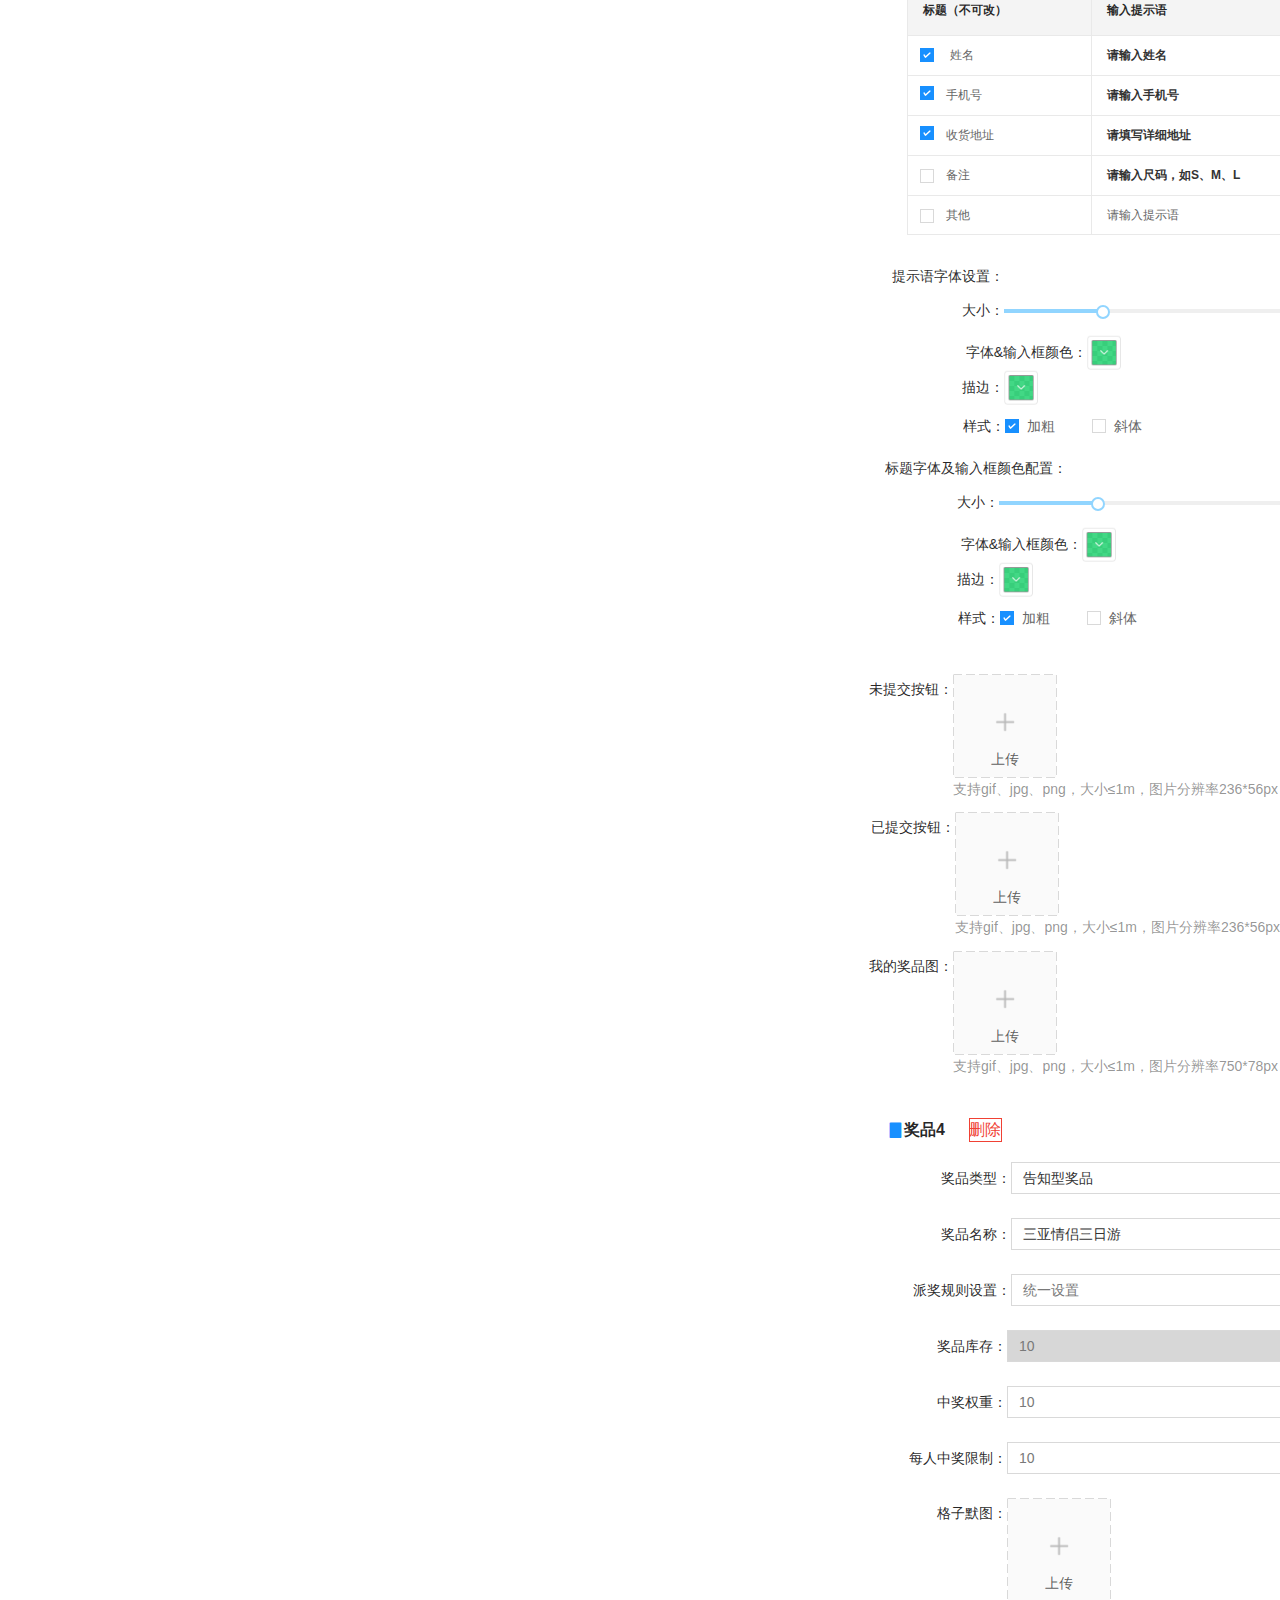
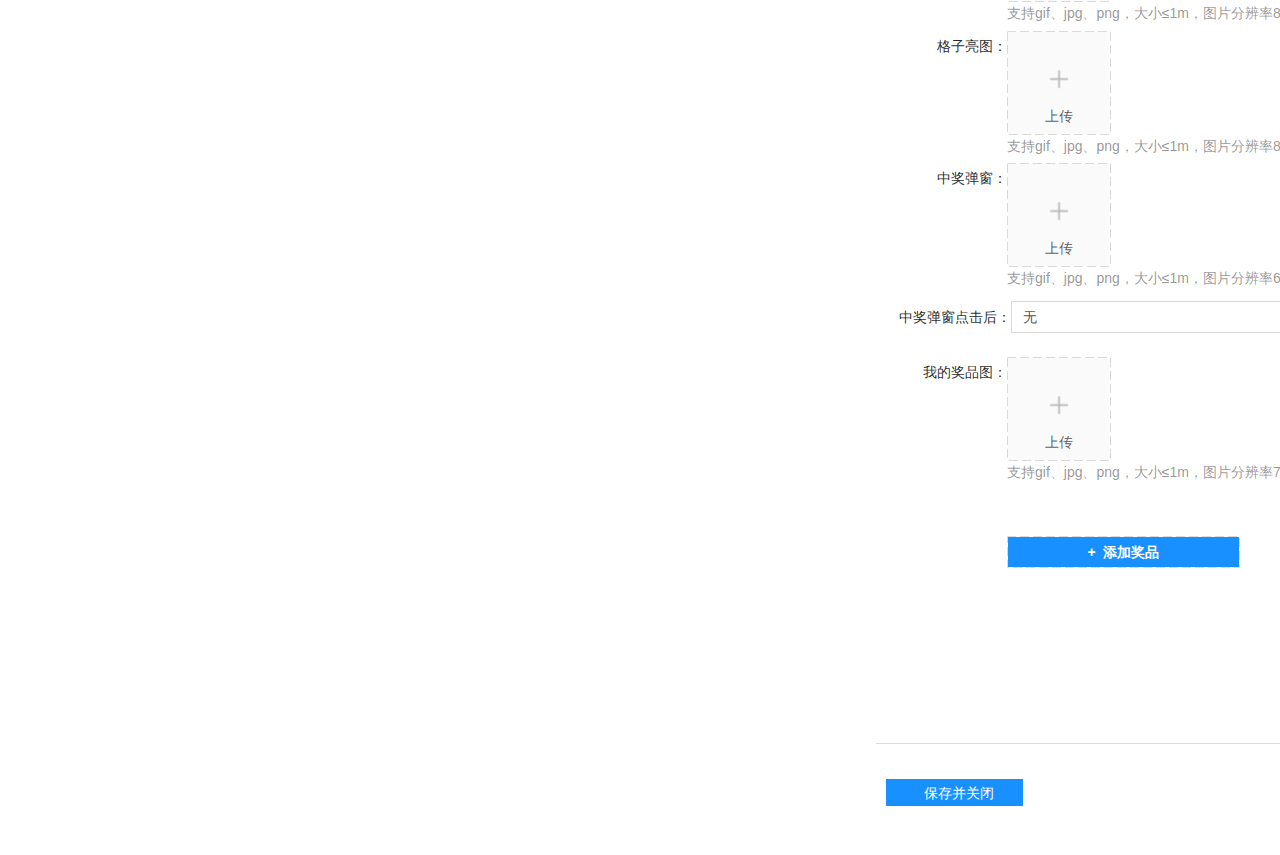
<file: 创建活动-step2九宫格奖品配置.html>
﻿<!DOCTYPE html>
<html>
  <head>
    <title>创建活动-Step2九宫格奖品配置</title>
    <meta http-equiv="X-UA-Compatible" content="IE=edge"/>
    <meta http-equiv="content-type" content="text/html; charset=utf-8"/>
    <link href="resources/css/axure_rp_page.css" type="text/css" rel="stylesheet"/>
    <link href="data/styles.css" type="text/css" rel="stylesheet"/>
    <link href="files/创建活动-step2九宫格奖品配置/styles.css" type="text/css" rel="stylesheet"/>
    <script src="resources/scripts/jquery-3.2.1.min.js"></script>
    <script src="resources/scripts/axure/axQuery.js"></script>
    <script src="resources/scripts/axure/globals.js"></script>
    <script src="resources/scripts/axutils.js"></script>
    <script src="resources/scripts/axure/annotation.js"></script>
    <script src="resources/scripts/axure/axQuery.std.js"></script>
    <script src="resources/scripts/axure/doc.js"></script>
    <script src="resources/scripts/messagecenter.js"></script>
    <script src="resources/scripts/axure/events.js"></script>
    <script src="resources/scripts/axure/recording.js"></script>
    <script src="resources/scripts/axure/action.js"></script>
    <script src="resources/scripts/axure/expr.js"></script>
    <script src="resources/scripts/axure/geometry.js"></script>
    <script src="resources/scripts/axure/flyout.js"></script>
    <script src="resources/scripts/axure/model.js"></script>
    <script src="resources/scripts/axure/repeater.js"></script>
    <script src="resources/scripts/axure/sto.js"></script>
    <script src="resources/scripts/axure/utils.temp.js"></script>
    <script src="resources/scripts/axure/variables.js"></script>
    <script src="resources/scripts/axure/drag.js"></script>
    <script src="resources/scripts/axure/move.js"></script>
    <script src="resources/scripts/axure/visibility.js"></script>
    <script src="resources/scripts/axure/style.js"></script>
    <script src="resources/scripts/axure/adaptive.js"></script>
    <script src="resources/scripts/axure/tree.js"></script>
    <script src="resources/scripts/axure/init.temp.js"></script>
    <script src="resources/scripts/axure/legacy.js"></script>
    <script src="resources/scripts/axure/viewer.js"></script>
    <script src="resources/scripts/axure/math.js"></script>
    <script src="resources/scripts/axure/jquery.nicescroll.min.js"></script>
    <script src="data/document.js"></script>
    <script src="files/创建活动-step2九宫格奖品配置/data.js"></script>
    <script type="text/javascript">
      $axure.utils.getTransparentGifPath = function() { return 'resources/images/transparent.gif'; };
      $axure.utils.getOtherPath = function() { return 'resources/Other.html'; };
      $axure.utils.getReloadPath = function() { return 'resources/reload.html'; };
    </script>
  </head>
  <body>
    <div id="base" class="">

      <!-- Unnamed (矩形) -->
      <div id="u4523" class="ax_default shape">
        <div id="u4523_div" class=""></div>
        <div id="u4523_text" class="text " style="display:none; visibility: hidden">
          <p></p>
        </div>
      </div>

      <!-- Unnamed (组合) -->
      <div id="u4524" class="ax_default" data-left="0" data-top="0" data-width="64" data-height="66">

        <!-- Unnamed (矩形) -->
        <div id="u4525" class="ax_default shape">
          <div id="u4525_div" class=""></div>
          <div id="u4525_text" class="text " style="display:none; visibility: hidden">
            <p></p>
          </div>
        </div>

        <!-- Unnamed (图片 ) -->
        <div id="u4526" class="ax_default image1">
          <img id="u4526_img" class="img " src="images/创建活动-step1配置基础信息/u680.jpg"/>
          <div id="u4526_text" class="text " style="display:none; visibility: hidden">
            <p></p>
          </div>
        </div>
      </div>

      <!-- Unnamed (组合) -->
      <div id="u4527" class="ax_default" data-left="0" data-top="66" data-width="288" data-height="1169">

        <!-- Unnamed (组合) -->
        <div id="u4528" class="ax_default" data-left="0" data-top="66" data-width="288" data-height="1169">

          <!-- Unnamed (矩形) -->
          <div id="u4529" class="ax_default shape">
            <div id="u4529_div" class=""></div>
            <div id="u4529_text" class="text " style="display:none; visibility: hidden">
              <p></p>
            </div>
          </div>
        </div>

        <!-- Unnamed (组合) -->
        <div id="u4530" class="ax_default" data-left="10" data-top="132" data-width="80" data-height="80">

          <!-- Unnamed (组合) -->
          <div id="u4531" class="ax_default" data-left="10" data-top="132" data-width="80" data-height="80">

            <!-- Unnamed (矩形) -->
            <div id="u4532" class="ax_default box_1">
              <div id="u4532_div" class=""></div>
              <div id="u4532_text" class="text " style="display:none; visibility: hidden">
                <p></p>
              </div>
            </div>

            <!-- Unnamed (组合) -->
            <div id="u4533" class="ax_default" data-left="32" data-top="143" data-width="37" data-height="37">

              <!-- Unnamed (图片 ) -->
              <div id="u4534" class="ax_default image1">
                <img id="u4534_img" class="img " src="images/创建活动-step2编辑页面/u895.png"/>
                <div id="u4534_text" class="text " style="display:none; visibility: hidden">
                  <p></p>
                </div>
              </div>
            </div>
          </div>

          <!-- Unnamed (矩形) -->
          <div id="u4535" class="ax_default label">
            <div id="u4535_div" class=""></div>
            <div id="u4535_text" class="text ">
              <p><span>图片</span></p>
            </div>
          </div>
        </div>

        <!-- Unnamed (矩形) -->
        <div id="u4536" class="ax_default box_1">
          <div id="u4536_div" class=""></div>
          <div id="u4536_text" class="text ">
            <p><span>多用型组件</span></p>
          </div>
        </div>

        <!-- Unnamed (矩形) -->
        <div id="u4537" class="ax_default box_1">
          <div id="u4537_div" class=""></div>
          <div id="u4537_text" class="text ">
            <p><span>唯一型组件</span></p>
          </div>
        </div>

        <!-- Unnamed (组合) -->
        <div id="u4538" class="ax_default" data-left="104" data-top="132" data-width="80" data-height="80">

          <!-- Unnamed (组合) -->
          <div id="u4539" class="ax_default" data-left="104" data-top="132" data-width="80" data-height="80">

            <!-- Unnamed (矩形) -->
            <div id="u4540" class="ax_default box_1">
              <div id="u4540_div" class=""></div>
              <div id="u4540_text" class="text " style="display:none; visibility: hidden">
                <p></p>
              </div>
            </div>

            <!-- Unnamed (组合) -->
            <div id="u4541" class="ax_default" data-left="126" data-top="143" data-width="37" data-height="37">

              <!-- Unnamed (图片 ) -->
              <div id="u4542" class="ax_default image1">
                <img id="u4542_img" class="img " src="images/创建活动-step2编辑页面/u903.png"/>
                <div id="u4542_text" class="text " style="display:none; visibility: hidden">
                  <p></p>
                </div>
              </div>
            </div>
          </div>

          <!-- Unnamed (矩形) -->
          <div id="u4543" class="ax_default label">
            <div id="u4543_div" class=""></div>
            <div id="u4543_text" class="text ">
              <p><span>音频</span></p>
            </div>
          </div>
        </div>

        <!-- Unnamed (组合) -->
        <div id="u4544" class="ax_default" data-left="199" data-top="132" data-width="80" data-height="80">

          <!-- Unnamed (组合) -->
          <div id="u4545" class="ax_default" data-left="199" data-top="132" data-width="80" data-height="80">

            <!-- Unnamed (矩形) -->
            <div id="u4546" class="ax_default box_1">
              <div id="u4546_div" class=""></div>
              <div id="u4546_text" class="text " style="display:none; visibility: hidden">
                <p></p>
              </div>
            </div>

            <!-- Unnamed (组合) -->
            <div id="u4547" class="ax_default" data-left="221" data-top="143" data-width="37" data-height="37">

              <!-- Unnamed (图片 ) -->
              <div id="u4548" class="ax_default image1">
                <img id="u4548_img" class="img " src="images/创建活动-step2编辑页面/u909.png"/>
                <div id="u4548_text" class="text " style="display:none; visibility: hidden">
                  <p></p>
                </div>
              </div>
            </div>
          </div>

          <!-- Unnamed (矩形) -->
          <div id="u4549" class="ax_default label">
            <div id="u4549_div" class=""></div>
            <div id="u4549_text" class="text ">
              <p><span>视频</span></p>
            </div>
          </div>
        </div>

        <!-- Unnamed (组合) -->
        <div id="u4550" class="ax_default" data-left="105" data-top="288" data-width="80" data-height="80">

          <!-- Unnamed (组合) -->
          <div id="u4551" class="ax_default" data-left="105" data-top="288" data-width="80" data-height="80">

            <!-- Unnamed (矩形) -->
            <div id="u4552" class="ax_default box_1">
              <div id="u4552_div" class=""></div>
              <div id="u4552_text" class="text " style="display:none; visibility: hidden">
                <p></p>
              </div>
            </div>

            <!-- Unnamed (组合) -->
            <div id="u4553" class="ax_default" data-left="127" data-top="299" data-width="37" data-height="37">

              <!-- Unnamed (图片 ) -->
              <div id="u4554" class="ax_default image1">
                <img id="u4554_img" class="img " src="images/创建活动-step2编辑页面/u915.png"/>
                <div id="u4554_text" class="text " style="display:none; visibility: hidden">
                  <p></p>
                </div>
              </div>
            </div>
          </div>

          <!-- Unnamed (矩形) -->
          <div id="u4555" class="ax_default label">
            <div id="u4555_div" class=""></div>
            <div id="u4555_text" class="text ">
              <p><span>悬浮(左）</span></p>
            </div>
          </div>
        </div>

        <!-- Unnamed (组合) -->
        <div id="u4556" class="ax_default" data-left="10" data-top="288" data-width="80" data-height="80">

          <!-- Unnamed (组合) -->
          <div id="u4557" class="ax_default" data-left="10" data-top="288" data-width="80" data-height="80">

            <!-- Unnamed (矩形) -->
            <div id="u4558" class="ax_default box_1">
              <div id="u4558_div" class=""></div>
              <div id="u4558_text" class="text " style="display:none; visibility: hidden">
                <p></p>
              </div>
            </div>

            <!-- Unnamed (组合) -->
            <div id="u4559" class="ax_default" data-left="32" data-top="299" data-width="37" data-height="37">

              <!-- Unnamed (图片 ) -->
              <div id="u4560" class="ax_default image1">
                <img id="u4560_img" class="img " src="images/创建活动-step2编辑页面/u921.png"/>
                <div id="u4560_text" class="text " style="display:none; visibility: hidden">
                  <p></p>
                </div>
              </div>
            </div>
          </div>

          <!-- Unnamed (矩形) -->
          <div id="u4561" class="ax_default label">
            <div id="u4561_div" class=""></div>
            <div id="u4561_text" class="text ">
              <p><span>悬浮(右）</span></p>
            </div>
          </div>
        </div>

        <!-- Unnamed (组合) -->
        <div id="u4562" class="ax_default" data-left="10" data-top="449" data-width="80" data-height="80">

          <!-- Unnamed (组合) -->
          <div id="u4563" class="ax_default" data-left="10" data-top="449" data-width="80" data-height="80">

            <!-- Unnamed (矩形) -->
            <div id="u4564" class="ax_default box_1">
              <div id="u4564_div" class=""></div>
              <div id="u4564_text" class="text " style="display:none; visibility: hidden">
                <p></p>
              </div>
            </div>

            <!-- Unnamed (组合) -->
            <div id="u4565" class="ax_default" data-left="32" data-top="460" data-width="37" data-height="37">

              <!-- Unnamed (图片 ) -->
              <div id="u4566" class="ax_default image1">
                <img id="u4566_img" class="img " src="images/创建活动-step2编辑页面/u927.png"/>
                <div id="u4566_text" class="text " style="display:none; visibility: hidden">
                  <p></p>
                </div>
              </div>
            </div>
          </div>

          <!-- Unnamed (矩形) -->
          <div id="u4567" class="ax_default label">
            <div id="u4567_div" class=""></div>
            <div id="u4567_text" class="text ">
              <p><span>竞排</span></p>
            </div>
          </div>
        </div>

        <!-- Unnamed (组合) -->
        <div id="u4568" class="ax_default" data-left="104" data-top="449" data-width="80" data-height="80">

          <!-- Unnamed (组合) -->
          <div id="u4569" class="ax_default" data-left="104" data-top="449" data-width="80" data-height="80">

            <!-- Unnamed (矩形) -->
            <div id="u4570" class="ax_default box_1">
              <div id="u4570_div" class=""></div>
              <div id="u4570_text" class="text " style="display:none; visibility: hidden">
                <p></p>
              </div>
            </div>

            <!-- Unnamed (组合) -->
            <div id="u4571" class="ax_default" data-left="126" data-top="460" data-width="37" data-height="37">

              <!-- Unnamed (图片 ) -->
              <div id="u4572" class="ax_default image1">
                <img id="u4572_img" class="img " src="images/创建活动-step2编辑页面/u927.png"/>
                <div id="u4572_text" class="text " style="display:none; visibility: hidden">
                  <p></p>
                </div>
              </div>
            </div>
          </div>

          <!-- Unnamed (矩形) -->
          <div id="u4573" class="ax_default label">
            <div id="u4573_div" class=""></div>
            <div id="u4573_text" class="text ">
              <p><span>九宫格</span></p>
            </div>
          </div>
        </div>

        <!-- Unnamed (组合) -->
        <div id="u4574" class="ax_default" data-left="199" data-top="449" data-width="80" data-height="80">

          <!-- Unnamed (组合) -->
          <div id="u4575" class="ax_default" data-left="199" data-top="449" data-width="80" data-height="80">

            <!-- Unnamed (矩形) -->
            <div id="u4576" class="ax_default box_1">
              <div id="u4576_div" class=""></div>
              <div id="u4576_text" class="text " style="display:none; visibility: hidden">
                <p></p>
              </div>
            </div>

            <!-- Unnamed (组合) -->
            <div id="u4577" class="ax_default" data-left="221" data-top="460" data-width="37" data-height="37">

              <!-- Unnamed (图片 ) -->
              <div id="u4578" class="ax_default image1">
                <img id="u4578_img" class="img " src="images/创建活动-step2编辑页面/u927.png"/>
                <div id="u4578_text" class="text " style="display:none; visibility: hidden">
                  <p></p>
                </div>
              </div>
            </div>
          </div>

          <!-- Unnamed (矩形) -->
          <div id="u4579" class="ax_default label">
            <div id="u4579_div" class=""></div>
            <div id="u4579_text" class="text ">
              <p><span>砸金蛋</span></p>
            </div>
          </div>
        </div>

        <!-- Unnamed (组合) -->
        <div id="u4580" class="ax_default" data-left="11" data-top="543" data-width="80" data-height="80">

          <!-- Unnamed (组合) -->
          <div id="u4581" class="ax_default" data-left="11" data-top="543" data-width="80" data-height="80">

            <!-- Unnamed (矩形) -->
            <div id="u4582" class="ax_default box_1">
              <div id="u4582_div" class=""></div>
              <div id="u4582_text" class="text " style="display:none; visibility: hidden">
                <p></p>
              </div>
            </div>

            <!-- Unnamed (组合) -->
            <div id="u4583" class="ax_default" data-left="33" data-top="554" data-width="37" data-height="37">

              <!-- Unnamed (图片 ) -->
              <div id="u4584" class="ax_default image1">
                <img id="u4584_img" class="img " src="images/创建活动-step2编辑页面/u927.png"/>
                <div id="u4584_text" class="text " style="display:none; visibility: hidden">
                  <p></p>
                </div>
              </div>
            </div>
          </div>

          <!-- Unnamed (矩形) -->
          <div id="u4585" class="ax_default label">
            <div id="u4585_div" class=""></div>
            <div id="u4585_text" class="text ">
              <p><span>投票</span></p>
            </div>
          </div>
        </div>

        <!-- Unnamed (矩形) -->
        <div id="u4586" class="ax_default box_1">
          <div id="u4586_div" class=""></div>
          <div id="u4586_text" class="text ">
            <p><span>活动型组件</span></p>
          </div>
        </div>
      </div>

      <!-- Unnamed (组合) -->
      <div id="u4587" class="ax_default" data-left="64" data-top="1" data-width="1376" data-height="64">

        <!-- Unnamed (矩形) -->
        <div id="u4588" class="ax_default box_21">
          <div id="u4588_div" class=""></div>
          <div id="u4588_text" class="text " style="display:none; visibility: hidden">
            <p></p>
          </div>
        </div>
      </div>

      <!-- Unnamed (组合) -->
      <div id="u4589" class="ax_default" data-left="107" data-top="21" data-width="503" data-height="24">

        <!-- Unnamed (组合) -->
        <div id="u4590" class="ax_default" data-left="107" data-top="22" data-width="105" data-height="22">

          <!-- Unnamed (矩形) -->
          <div id="u4591" class="ax_default paragraph">
            <div id="u4591_div" class=""></div>
            <div id="u4591_text" class="text ">
              <p><span>配置基础信息</span></p>
            </div>
          </div>

          <!-- Unnamed (组合) -->
          <div id="u4592" class="ax_default" data-left="0" data-top="0" data-width="0" data-height="0">

            <!-- Unnamed (组合) -->
            <div id="u4593" class="ax_default" data-left="0" data-top="0" data-width="0" data-height="0">
            </div>
          </div>
        </div>

        <!-- Unnamed (线段) -->
        <div id="u4594" class="ax_default horizontal_line">
          <img id="u4594_img" class="img " src="images/创建活动-step1配置基础信息/u691.svg"/>
          <div id="u4594_text" class="text " style="display:none; visibility: hidden">
            <p></p>
          </div>
        </div>

        <!-- Unnamed (组合) -->
        <div id="u4595" class="ax_default" data-left="430" data-top="21" data-width="180" data-height="24">

          <!-- Unnamed (矩形) -->
          <div id="u4596" class="ax_default paragraph">
            <div id="u4596_div" class=""></div>
            <div id="u4596_text" class="text ">
              <p><span>配置页面&amp;活动信息</span></p>
            </div>
          </div>

          <!-- Unnamed (圆形) -->
          <div id="u4597" class="ax_default shape">
            <img id="u4597_img" class="img " src="images/创建活动-step1配置基础信息/u697.svg"/>
            <div id="u4597_text" class="text ">
              <p><span>2</span></p>
            </div>
          </div>

          <!-- Unnamed (矩形) -->
          <div id="u4598" class="ax_default box_21">
            <div id="u4598_div" class=""></div>
            <div id="u4598_text" class="text " style="display:none; visibility: hidden">
              <p></p>
            </div>
          </div>
        </div>
      </div>

      <!-- Unnamed (圆形) -->
      <div id="u4599" class="ax_default shape">
        <img id="u4599_img" class="img " src="images/创建活动-step1配置基础信息/u695.svg"/>
        <div id="u4599_text" class="text ">
          <p><span>1</span></p>
        </div>
      </div>

      <!-- Unnamed (组合) -->
      <div id="u4600" class="ax_default" data-left="336" data-top="151" data-width="405" data-height="668">

        <!-- Unnamed (矩形) -->
        <div id="u4601" class="ax_default box_1">
          <div id="u4601_div" class=""></div>
          <div id="u4601_text" class="text " style="display:none; visibility: hidden">
            <p></p>
          </div>
        </div>

        <!-- Unnamed (组合) -->
        <div id="u4602" class="ax_default" data-left="0" data-top="0" data-width="0" data-height="0">
        </div>
      </div>

      <!-- Unnamed (组合) -->
      <div id="u4603" class="ax_default" data-left="336" data-top="86" data-width="405" data-height="50">

        <!-- Unnamed (组合) -->
        <div id="u4604" class="ax_default" data-left="336" data-top="86" data-width="405" data-height="50">

          <!-- Unnamed (矩形) -->
          <div id="u4605" class="ax_default box_2">
            <div id="u4605_div" class=""></div>
            <div id="u4605_text" class="text " style="display:none; visibility: hidden">
              <p></p>
            </div>
          </div>

          <!-- Unnamed (组合) -->
          <div id="u4606" class="ax_default" data-left="349" data-top="95" data-width="363" data-height="35">

            <!-- Unnamed (矩形) -->
            <div id="u4607" class="ax_default shape">
              <div id="u4607_div" class=""></div>
              <div id="u4607_text" class="text ">
                <p><span>首页</span></p>
              </div>
            </div>

            <!-- Unnamed (矩形) -->
            <div id="u4608" class="ax_default heading_1">
              <div id="u4608_div" class=""></div>
              <div id="u4608_text" class="text ">
                <p><span style="color:rgba(85, 85, 85, 0.847058823529412);">1/2页面</span><span style="color:rgba(0, 0, 0, 0.847058823529412);">：</span></p>
              </div>
            </div>

            <!-- Unnamed (组合) -->
            <div id="u4609" class="ax_default" data-left="478" data-top="105" data-width="20" data-height="14">

              <!-- Unnamed (图片 ) -->
              <div id="u4610" class="ax_default image1">
                <img id="u4610_img" class="img " src="images/我的活动/u32.png"/>
                <div id="u4610_text" class="text " style="display:none; visibility: hidden">
                  <p></p>
                </div>
              </div>

              <!-- Unnamed (矩形) -->
              <div id="u4611" class="ax_default box_21">
                <div id="u4611_div" class=""></div>
                <div id="u4611_text" class="text ">
                  <p><span>8</span></p>
                </div>
              </div>
            </div>

            <!-- Unnamed (矩形) -->
            <div id="u4612" class="ax_default heading_1">
              <div id="u4612_div" class=""></div>
              <div id="u4612_text" class="text ">
                <p><span style="color:rgba(85, 85, 85, 0.847058823529412);">2/3状态</span><span style="color:rgba(0, 0, 0, 0.847058823529412);">：</span><span style="color:rgba(85, 85, 85, 0.847058823529412);">进行中</span></p>
              </div>
            </div>
          </div>
        </div>

        <!-- Unnamed (图片 ) -->
        <div id="u4613" class="ax_default _图像">
          <img id="u4613_img" class="img " src="images/创建活动-step2编辑页面/u785.png"/>
          <div id="u4613_text" class="text " style="display:none; visibility: hidden">
            <p></p>
          </div>
        </div>

        <!-- Unnamed (图片 ) -->
        <div id="u4614" class="ax_default _图像">
          <img id="u4614_img" class="img " src="images/创建活动-step2编辑页面/u786.png"/>
          <div id="u4614_text" class="text " style="display:none; visibility: hidden">
            <p></p>
          </div>
        </div>
      </div>

      <!-- Unnamed (组合) -->
      <div id="u4615" class="ax_default" data-left="715" data-top="105" data-width="16" data-height="14">

        <!-- Unnamed (图片 ) -->
        <div id="u4616" class="ax_default image1">
          <img id="u4616_img" class="img " src="images/我的活动/u32.png"/>
          <div id="u4616_text" class="text " style="display:none; visibility: hidden">
            <p></p>
          </div>
        </div>

        <!-- Unnamed (矩形) -->
        <div id="u4617" class="ax_default box_21">
          <div id="u4617_div" class=""></div>
          <div id="u4617_text" class="text ">
            <p><span>8</span></p>
          </div>
        </div>
      </div>

      <!-- Unnamed (图片 ) -->
      <div id="u4618" class="ax_default _图像">
        <img id="u4618_img" class="img " src="images/创建活动-step2编辑页面/u790.png"/>
        <div id="u4618_text" class="text " style="display:none; visibility: hidden">
          <p></p>
        </div>
      </div>

      <!-- Unnamed (组合) -->
      <div id="u4619" class="ax_default" data-left="853" data-top="67" data-width="587" data-height="5588">

        <!-- Unnamed (矩形) -->
        <div id="u4620" class="ax_default shape">
          <div id="u4620_div" class=""></div>
          <div id="u4620_text" class="text " style="display:none; visibility: hidden">
            <p></p>
          </div>
        </div>
      </div>

      <!-- Unnamed (组合) -->
      <div id="u4621" class="ax_default" data-left="68" data-top="364" data-width="227" data-height="52">

        <!-- Unnamed (图片 ) -->
        <div id="u4622" class="ax_default image1">
          <img id="u4622_img" class="img " src="images/我的活动/u542.png"/>
          <div id="u4622_text" class="text " style="display:none; visibility: hidden">
            <p></p>
          </div>
        </div>

        <!-- Unnamed (组合) -->
        <div id="u4623" class="ax_default" data-left="68" data-top="364" data-width="227" data-height="36">

          <!-- Unnamed (矩形) -->
          <div id="u4624" class="ax_default shape">
            <img id="u4624_img" class="img " src="images/创建活动-step2编辑页面/u1123.svg"/>
            <div id="u4624_text" class="text ">
              <p><span>整个活动只能用一个此组里的组件</span></p>
            </div>
          </div>

          <!-- Unnamed (Triangle Down) -->
          <div id="u4625" class="ax_default shape">
            <img id="u4625_img" class="img " src="images/我的活动/u547.svg"/>
            <div id="u4625_text" class="text " style="display:none; visibility: hidden">
              <p></p>
            </div>
          </div>
        </div>
      </div>

      <!-- Unnamed (组合) -->
      <div id="u4626" class="ax_default" data-left="853" data-top="67" data-width="587" data-height="46">

        <!-- Unnamed (矩形) -->
        <div id="u4627" class="ax_default box_21">
          <div id="u4627_div" class=""></div>
          <div id="u4627_text" class="text " style="display:none; visibility: hidden">
            <p></p>
          </div>
        </div>

        <!-- Unnamed (组合) -->
        <div id="u4628" class="ax_default" data-left="885" data-top="67" data-width="89" data-height="46">

          <!-- Unnamed (矩形) -->
          <div id="u4629" class="ax_default box_21">
            <div id="u4629_div" class=""></div>
            <div id="u4629_text" class="text ">
              <p><span>奖品配置</span></p>
            </div>
          </div>
        </div>
      </div>

      <!-- Unnamed (矩形) -->
      <div id="u4630" class="ax_default box_21">
        <img id="u4630_img" class="img " src="images/创建活动-step2九宫格配置/u3345.svg"/>
        <div id="u4630_text" class="text " style="display:none; visibility: hidden">
          <p></p>
        </div>
      </div>

      <!-- Unnamed (组合) -->
      <div id="u4631" class="ax_default" data-left="336" data-top="151" data-width="405" data-height="72">

        <!-- Unnamed (矩形) -->
        <div id="u4632" class="ax_default box_21">
          <div id="u4632_div" class=""></div>
          <div id="u4632_text" class="text " style="display:none; visibility: hidden">
            <p></p>
          </div>
        </div>

        <!-- Unnamed (矩形) -->
        <div id="u4633" class="ax_default label">
          <div id="u4633_div" class=""></div>
          <div id="u4633_text" class="text ">
            <p><span>活动数值背景</span></p>
          </div>
        </div>
      </div>

      <!-- Unnamed (组合) -->
      <div id="u4634" class="ax_default" data-left="336" data-top="269" data-width="405" data-height="373">

        <!-- Unnamed (组合) -->
        <div id="u4635" class="ax_default" data-left="336" data-top="269" data-width="405" data-height="373">

          <!-- Unnamed (矩形) -->
          <div id="u4636" class="ax_default box_21">
            <div id="u4636_div" class=""></div>
            <div id="u4636_text" class="text " style="display:none; visibility: hidden">
              <p></p>
            </div>
          </div>

          <!-- Unnamed (矩形) -->
          <div id="u4637" class="ax_default label">
            <div id="u4637_div" class=""></div>
            <div id="u4637_text" class="text ">
              <p><span>九宫格背景图</span></p>
            </div>
          </div>
        </div>

        <!-- Unnamed (组合) -->
        <div id="u4638" class="ax_default" data-left="389" data-top="306" data-width="302" data-height="299">

          <!-- Unnamed (图片 ) -->
          <div id="u4639" class="ax_default _图像">
            <img id="u4639_img" class="img " src="images/创建活动-step2九宫格配置/u3354.svg"/>
            <div id="u4639_text" class="text " style="display:none; visibility: hidden">
              <p></p>
            </div>
          </div>

          <!-- Unnamed (图片 ) -->
          <div id="u4640" class="ax_default _图像">
            <img id="u4640_img" class="img " src="images/创建活动-step2九宫格配置/u3354.svg"/>
            <div id="u4640_text" class="text " style="display:none; visibility: hidden">
              <p></p>
            </div>
          </div>

          <!-- Unnamed (图片 ) -->
          <div id="u4641" class="ax_default _图像">
            <img id="u4641_img" class="img " src="images/创建活动-step2九宫格配置/u3354.svg"/>
            <div id="u4641_text" class="text " style="display:none; visibility: hidden">
              <p></p>
            </div>
          </div>

          <!-- Unnamed (图片 ) -->
          <div id="u4642" class="ax_default _图像">
            <img id="u4642_img" class="img " src="images/创建活动-step2九宫格配置/u3354.svg"/>
            <div id="u4642_text" class="text " style="display:none; visibility: hidden">
              <p></p>
            </div>
          </div>

          <!-- Unnamed (图片 ) -->
          <div id="u4643" class="ax_default _图像">
            <img id="u4643_img" class="img " src="images/创建活动-step2九宫格配置/u3354.svg"/>
            <div id="u4643_text" class="text " style="display:none; visibility: hidden">
              <p></p>
            </div>
          </div>

          <!-- Unnamed (图片 ) -->
          <div id="u4644" class="ax_default _图像">
            <img id="u4644_img" class="img " src="images/创建活动-step2九宫格配置/u3354.svg"/>
            <div id="u4644_text" class="text " style="display:none; visibility: hidden">
              <p></p>
            </div>
          </div>

          <!-- Unnamed (图片 ) -->
          <div id="u4645" class="ax_default _图像">
            <img id="u4645_img" class="img " src="images/创建活动-step2九宫格配置/u3354.svg"/>
            <div id="u4645_text" class="text " style="display:none; visibility: hidden">
              <p></p>
            </div>
          </div>

          <!-- Unnamed (图片 ) -->
          <div id="u4646" class="ax_default _图像">
            <img id="u4646_img" class="img " src="images/创建活动-step2九宫格配置/u3354.svg"/>
            <div id="u4646_text" class="text " style="display:none; visibility: hidden">
              <p></p>
            </div>
          </div>

          <!-- Unnamed (图片 ) -->
          <div id="u4647" class="ax_default _图像">
            <img id="u4647_img" class="img " src="images/创建活动-step2九宫格配置/u3354.svg"/>
            <div id="u4647_text" class="text " style="display:none; visibility: hidden">
              <p></p>
            </div>
          </div>
        </div>
      </div>

      <!-- Unnamed (矩形) -->
      <div id="u4648" class="ax_default _标题_3">
        <div id="u4648_div" class=""></div>
        <div id="u4648_text" class="text ">
          <p><span>已赞到10+个能量</span></p>
        </div>
      </div>

      <!-- Unnamed (组合) -->
      <div id="u4649" class="ax_default" data-left="336" data-top="642" data-width="405" data-height="100">

        <!-- Unnamed (矩形) -->
        <div id="u4650" class="ax_default box_21">
          <div id="u4650_div" class=""></div>
          <div id="u4650_text" class="text " style="display:none; visibility: hidden">
            <p></p>
          </div>
        </div>

        <!-- Unnamed (矩形) -->
        <div id="u4651" class="ax_default label">
          <div id="u4651_div" class=""></div>
          <div id="u4651_text" class="text ">
            <p><span>抽奖按钮背景图</span></p>
          </div>
        </div>
      </div>

      <!-- Unnamed (组合) -->
      <div id="u4652" class="ax_default" data-left="336" data-top="742" data-width="405" data-height="72">

        <!-- Unnamed (矩形) -->
        <div id="u4653" class="ax_default box_21">
          <div id="u4653_div" class=""></div>
          <div id="u4653_text" class="text " style="display:none; visibility: hidden">
            <p></p>
          </div>
        </div>

        <!-- Unnamed (矩形) -->
        <div id="u4654" class="ax_default label">
          <div id="u4654_div" class=""></div>
          <div id="u4654_text" class="text ">
            <p><span>活动规则头图</span></p>
          </div>
        </div>
      </div>

      <!-- Unnamed (组合) -->
      <div id="u4655" class="ax_default" data-left="336" data-top="814" data-width="405" data-height="183">

        <!-- Unnamed (矩形) -->
        <div id="u4656" class="ax_default box_21">
          <div id="u4656_div" class=""></div>
          <div id="u4656_text" class="text " style="display:none; visibility: hidden">
            <p></p>
          </div>
        </div>
      </div>

      <!-- Unnamed (组合) -->
      <div id="u4657" class="ax_default" data-left="336" data-top="997" data-width="405" data-height="100">

        <!-- Unnamed (矩形) -->
        <div id="u4658" class="ax_default box_21">
          <div id="u4658_div" class=""></div>
          <div id="u4658_text" class="text " style="display:none; visibility: hidden">
            <p></p>
          </div>
        </div>

        <!-- Unnamed (矩形) -->
        <div id="u4659" class="ax_default label">
          <div id="u4659_div" class=""></div>
          <div id="u4659_text" class="text ">
            <p><span>活动规则尾图</span></p>
          </div>
        </div>
      </div>

      <!-- Unnamed (圆形) -->
      <div id="u4660" class="ax_default ellipse">
        <img id="u4660_img" class="img " src="images/创建活动-step2九宫格配置/u3375.svg"/>
        <div id="u4660_text" class="text ">
          <p><span>热区</span></p><p><span>80px</span></p>
        </div>
      </div>

      <!-- Unnamed (组合) -->
      <div id="u4661" class="ax_default" data-left="336" data-top="1097" data-width="405" data-height="64">

        <!-- Unnamed (矩形) -->
        <div id="u4662" class="ax_default box_21">
          <div id="u4662_div" class=""></div>
          <div id="u4662_text" class="text " style="display:none; visibility: hidden">
            <p></p>
          </div>
        </div>

        <!-- Unnamed (矩形) -->
        <div id="u4663" class="ax_default label">
          <div id="u4663_div" class=""></div>
          <div id="u4663_text" class="text ">
            <p><span>我的奖品头图</span></p>
          </div>
        </div>
      </div>

      <!-- Unnamed (组合) -->
      <div id="u4664" class="ax_default" data-left="336" data-top="1223" data-width="405" data-height="62">

        <!-- Unnamed (矩形) -->
        <div id="u4665" class="ax_default box_21">
          <div id="u4665_div" class=""></div>
          <div id="u4665_text" class="text " style="display:none; visibility: hidden">
            <p></p>
          </div>
        </div>

        <!-- Unnamed (矩形) -->
        <div id="u4666" class="ax_default label">
          <div id="u4666_div" class=""></div>
          <div id="u4666_text" class="text ">
            <p><span>我的奖品尾图</span></p>
          </div>
        </div>
      </div>

      <!-- Unnamed (组合) -->
      <div id="u4667" class="ax_default" data-left="359" data-top="814" data-width="359" data-height="78">

        <!-- Unnamed (矩形) -->
        <div id="u4668" class="ax_default box_2">
          <img id="u4668_img" class="img " src="images/创建活动-step2九宫格配置/u3383.svg"/>
          <div id="u4668_text" class="text " style="display:none; visibility: hidden">
            <p></p>
          </div>
        </div>

        <!-- Unnamed (矩形) -->
        <div id="u4669" class="ax_default box_2">
          <img id="u4669_img" class="img " src="images/创建活动-step2九宫格配置/u3384.svg"/>
          <div id="u4669_text" class="text " style="display:none; visibility: hidden">
            <p></p>
          </div>
        </div>

        <!-- Unnamed (矩形) -->
        <div id="u4670" class="ax_default box_2">
          <img id="u4670_img" class="img " src="images/创建活动-step2九宫格配置/u3385.svg"/>
          <div id="u4670_text" class="text " style="display:none; visibility: hidden">
            <p></p>
          </div>
        </div>
      </div>

      <!-- Unnamed (矩形) -->
      <div id="u4671" class="ax_default box_21">
        <div id="u4671_div" class=""></div>
        <div id="u4671_text" class="text ">
          <p><span>九宫格</span></p>
        </div>
      </div>

      <!-- Unnamed (组合) -->
      <div id="u4672" class="ax_default" data-left="336" data-top="223" data-width="405" data-height="46">

        <!-- Unnamed (矩形) -->
        <div id="u4673" class="ax_default box_21">
          <div id="u4673_div" class=""></div>
          <div id="u4673_text" class="text " style="display:none; visibility: hidden">
            <p></p>
          </div>
        </div>

        <!-- Unnamed (矩形) -->
        <div id="u4674" class="ax_default label">
          <div id="u4674_div" class=""></div>
          <div id="u4674_text" class="text ">
            <p><span>中奖轮播背景</span></p>
          </div>
        </div>
      </div>

      <!-- Unnamed (矩形) -->
      <div id="u4675" class="ax_default _标题_3">
        <div id="u4675_div" class=""></div>
        <div id="u4675_text" class="text ">
          <p><span>恭喜185***7576抽中奖品名称7个字...</span></p>
        </div>
      </div>

      <!-- Unnamed (组合) -->
      <div id="u4676" class="ax_default" data-left="336" data-top="1161" data-width="405" data-height="62">

        <!-- Unnamed (矩形) -->
        <div id="u4677" class="ax_default box_21">
          <div id="u4677_div" class=""></div>
          <div id="u4677_text" class="text " style="display:none; visibility: hidden">
            <p></p>
          </div>
        </div>

        <!-- Unnamed (矩形) -->
        <div id="u4678" class="ax_default label">
          <div id="u4678_div" class=""></div>
          <div id="u4678_text" class="text ">
            <p><span>中奖纪录在【奖品设置】栏配置</span></p>
          </div>
        </div>
      </div>

      <!-- Unnamed (组合) -->
      <div id="u4679" class="ax_default" data-left="1007" data-top="17" data-width="121" data-height="32">

        <!-- Unnamed (矩形) -->
        <div id="u4680" class="ax_default shape">
          <div id="u4680_div" class=""></div>
          <div id="u4680_text" class="text ">
            <p><span>预览&amp;发布</span></p>
          </div>
        </div>

        <!-- Unnamed (图片 ) -->
        <div id="u4681" class="ax_default image1">
          <img id="u4681_img" class="img " src="images/创建活动-step2编辑页面/u760.png"/>
          <div id="u4681_text" class="text " style="display:none; visibility: hidden">
            <p></p>
          </div>
        </div>
      </div>

      <!-- Unnamed (组合) -->
      <div id="u4682" class="ax_default" data-left="1191" data-top="17" data-width="97" data-height="32">

        <!-- Unnamed (矩形) -->
        <div id="u4683" class="ax_default shape">
          <div id="u4683_div" class=""></div>
          <div id="u4683_text" class="text ">
            <p><span>上一步</span></p>
          </div>
        </div>

        <!-- Unnamed (图片 ) -->
        <div id="u4684" class="ax_default image1">
          <img id="u4684_img" class="img " src="images/创建活动-step2编辑页面/u1428.png"/>
          <div id="u4684_text" class="text " style="display:none; visibility: hidden">
            <p></p>
          </div>
        </div>
      </div>

      <!-- Unnamed (矩形) -->
      <div id="u4685" class="ax_default shape">
        <div id="u4685_div" class=""></div>
        <div id="u4685_text" class="text ">
          <p><span>关闭</span></p>
        </div>
      </div>

      <!-- Unnamed (矩形) -->
      <div id="u4686" class="ax_default shape">
        <img id="u4686_img" class="img " src="images/创建活动-step2九宫格奖品配置/u4686.svg"/>
        <div id="u4686_text" class="text ">
          <p><span>+&nbsp; 添加奖品</span></p>
        </div>
      </div>

      <!-- Unnamed (组合) -->
      <div id="u4687" class="ax_default" data-left="853" data-top="1321" data-width="545" data-height="1006">

        <!-- Unnamed (组合) -->
        <div id="u4688" class="ax_default" data-left="853" data-top="1321" data-width="545" data-height="1006">

          <!-- Unnamed (组合) -->
          <div id="u4689" class="ax_default" data-left="853" data-top="1321" data-width="545" data-height="1006">

            <!-- Unnamed (组合) -->
            <div id="u4690" class="ax_default" data-left="853" data-top="1321" data-width="144" data-height="68">

              <!-- Unnamed (矩形) -->
              <div id="u4691" class="ax_default heading_1">
                <div id="u4691_div" class=""></div>
                <div id="u4691_text" class="text ">
                  <p><span style="color:#1890FF;">▊</span><span style="color:rgba(0, 0, 0, 0.847058823529412);">奖品2</span></p>
                </div>
              </div>

              <!-- Unnamed (矩形) -->
              <div id="u4692" class="ax_default box_21">
                <div id="u4692_div" class=""></div>
                <div id="u4692_text" class="text ">
                  <p><span>24</span></p>
                </div>
              </div>

              <!-- Unnamed (矩形) -->
              <div id="u4693" class="ax_default box_21">
                <div id="u4693_div" class=""></div>
                <div id="u4693_text" class="text ">
                  <p><span>24</span></p>
                </div>
              </div>

              <!-- Unnamed (矩形) -->
              <div id="u4694" class="ax_default heading_1">
                <div id="u4694_div" class=""></div>
                <div id="u4694_text" class="text ">
                  <p><span>删除</span></p>
                </div>
              </div>
            </div>

            <!-- Unnamed (组合) -->
            <div id="u4695" class="ax_default" data-left="874" data-top="1389" data-width="524" data-height="938">

              <!-- Unnamed (组合) -->
              <div id="u4696" class="ax_default" data-left="905" data-top="1389" data-width="397" data-height="56">

                <!-- Unnamed (形状) -->
                <div id="u4697" class="ax_default shape">
                  <img id="u4697_img" class="img " src="images/创建活动-step2竞排活动/u2639.svg"/>
                  <div id="u4697_text" class="text ">
                    <p><span>怪兽优惠券</span></p>
                  </div>
                </div>

                <!-- Unnamed (矩形) -->
                <div id="u4698" class="ax_default heading_1">
                  <div id="u4698_div" class=""></div>
                  <div id="u4698_text" class="text ">
                    <p><span>奖品类型：</span></p>
                  </div>
                </div>

                <!-- Unnamed (矩形) -->
                <div id="u4699" class="ax_default paragraph">
                  <div id="u4699_div" class=""></div>
                  <div id="u4699_text" class="text ">
                    <p><span>&nbsp;</span></p>
                  </div>
                </div>

                <!-- Unnamed (组合) -->
                <div id="u4700" class="ax_default" data-left="1273" data-top="1399" data-width="20" data-height="14">

                  <!-- Unnamed (图片 ) -->
                  <div id="u4701" class="ax_default image1">
                    <img id="u4701_img" class="img " src="images/我的活动/u32.png"/>
                    <div id="u4701_text" class="text " style="display:none; visibility: hidden">
                      <p></p>
                    </div>
                  </div>

                  <!-- Unnamed (矩形) -->
                  <div id="u4702" class="ax_default box_21">
                    <div id="u4702_div" class=""></div>
                    <div id="u4702_text" class="text ">
                      <p><span>8</span></p>
                    </div>
                  </div>
                </div>
              </div>

              <!-- Unnamed (组合) -->
              <div id="u4703" class="ax_default" data-left="905" data-top="1445" data-width="397" data-height="56">

                <!-- Unnamed (形状) -->
                <div id="u4704" class="ax_default shape">
                  <img id="u4704_img" class="img " src="images/创建活动-step2竞排活动/u2639.svg"/>
                  <div id="u4704_text" class="text ">
                    <p><span>2元怪兽充电券</span></p>
                  </div>
                </div>

                <!-- Unnamed (矩形) -->
                <div id="u4705" class="ax_default heading_1">
                  <div id="u4705_div" class=""></div>
                  <div id="u4705_text" class="text ">
                    <p><span>奖品名称：</span></p>
                  </div>
                </div>

                <!-- Unnamed (矩形) -->
                <div id="u4706" class="ax_default paragraph">
                  <div id="u4706_div" class=""></div>
                  <div id="u4706_text" class="text ">
                    <p><span>&nbsp;</span></p>
                  </div>
                </div>
              </div>

              <!-- Unnamed (组合) -->
              <div id="u4707" class="ax_default" data-left="878" data-top="1501" data-width="428" data-height="57">

                <!-- Unnamed (矩形) -->
                <div id="u4708" class="ax_default heading_1">
                  <div id="u4708_div" class=""></div>
                  <div id="u4708_text" class="text ">
                    <p><span>填写券码批次：</span></p>
                  </div>
                </div>

                <!-- Unnamed (形状) -->
                <div id="u4709" class="ax_default shape">
                  <img id="u4709_img" class="img " src="images/创建活动-step2竞排活动/u2639.svg"/>
                  <div id="u4709_text" class="text ">
                    <p><span>CP3879097</span></p>
                  </div>
                </div>

                <!-- Unnamed (矩形) -->
                <div id="u4710" class="ax_default paragraph">
                  <div id="u4710_div" class=""></div>
                  <div id="u4710_text" class="text ">
                    <p><span>&nbsp;</span></p>
                  </div>
                </div>
              </div>

              <!-- Unnamed (组合) -->
              <div id="u4711" class="ax_default" data-left="888" data-top="1770" data-width="510" data-height="126">

                <!-- Unnamed (矩形) -->
                <div id="u4712" class="ax_default heading_1">
                  <div id="u4712_div" class=""></div>
                  <div id="u4712_text" class="text ">
                    <p><span>格子默图：</span></p>
                  </div>
                </div>

                <!-- Unnamed (组合) -->
                <div id="u4713" class="ax_default" data-left="958" data-top="1770" data-width="104" data-height="104">

                  <!-- Unnamed (矩形) -->
                  <div id="u4714" class="ax_default box_21">
                    <img id="u4714_img" class="img " src="images/创建活动-step1配置基础信息/u642.svg"/>
                    <div id="u4714_text" class="text ">
                      <p style="font-size:12px;line-height:normal;"><span style="font-family:'Microsoft Tai Le', sans-serif;color:rgba(0, 0, 0, 0.427450980392157);"><br></span></p><p style="font-size:14px;line-height:22px;"><span style="font-family:'Microsoft YaHei', sans-serif;color:rgba(0, 0, 0, 0.647058823529412);">上传</span></p>
                    </div>
                  </div>

                  <!-- Unnamed (图片 ) -->
                  <div id="u4715" class="ax_default image1">
                    <img id="u4715_img" class="img " src="images/创建活动-step1配置基础信息/u643.png"/>
                    <div id="u4715_text" class="text " style="display:none; visibility: hidden">
                      <p></p>
                    </div>
                  </div>
                </div>

                <!-- Unnamed (矩形) -->
                <div id="u4716" class="ax_default paragraph">
                  <div id="u4716_div" class=""></div>
                  <div id="u4716_text" class="text ">
                    <p><span>支持gif、jpg、png，大小≤1m，图片分辨率88*88px</span></p>
                  </div>
                </div>
              </div>

              <!-- Unnamed (组合) -->
              <div id="u4717" class="ax_default" data-left="888" data-top="1914" data-width="510" data-height="126">

                <!-- Unnamed (矩形) -->
                <div id="u4718" class="ax_default heading_1">
                  <div id="u4718_div" class=""></div>
                  <div id="u4718_text" class="text ">
                    <p><span>格子亮图：</span></p>
                  </div>
                </div>

                <!-- Unnamed (组合) -->
                <div id="u4719" class="ax_default" data-left="958" data-top="1914" data-width="104" data-height="104">

                  <!-- Unnamed (矩形) -->
                  <div id="u4720" class="ax_default box_21">
                    <img id="u4720_img" class="img " src="images/创建活动-step1配置基础信息/u642.svg"/>
                    <div id="u4720_text" class="text ">
                      <p style="font-size:12px;line-height:normal;"><span style="font-family:'Microsoft Tai Le', sans-serif;color:rgba(0, 0, 0, 0.427450980392157);"><br></span></p><p style="font-size:14px;line-height:22px;"><span style="font-family:'Microsoft YaHei', sans-serif;color:rgba(0, 0, 0, 0.647058823529412);">上传</span></p>
                    </div>
                  </div>

                  <!-- Unnamed (图片 ) -->
                  <div id="u4721" class="ax_default image1">
                    <img id="u4721_img" class="img " src="images/创建活动-step1配置基础信息/u643.png"/>
                    <div id="u4721_text" class="text " style="display:none; visibility: hidden">
                      <p></p>
                    </div>
                  </div>
                </div>

                <!-- Unnamed (矩形) -->
                <div id="u4722" class="ax_default paragraph">
                  <div id="u4722_div" class=""></div>
                  <div id="u4722_text" class="text ">
                    <p><span>支持gif、jpg、png，大小≤1m，图片分辨率88*88px</span></p>
                  </div>
                </div>
              </div>

              <!-- Unnamed (组合) -->
              <div id="u4723" class="ax_default" data-left="888" data-top="2059" data-width="510" data-height="126">

                <!-- Unnamed (矩形) -->
                <div id="u4724" class="ax_default heading_1">
                  <div id="u4724_div" class=""></div>
                  <div id="u4724_text" class="text ">
                    <p><span>中奖弹窗：</span></p>
                  </div>
                </div>

                <!-- Unnamed (组合) -->
                <div id="u4725" class="ax_default" data-left="958" data-top="2059" data-width="104" data-height="104">

                  <!-- Unnamed (矩形) -->
                  <div id="u4726" class="ax_default box_21">
                    <img id="u4726_img" class="img " src="images/创建活动-step1配置基础信息/u642.svg"/>
                    <div id="u4726_text" class="text ">
                      <p style="font-size:12px;line-height:normal;"><span style="font-family:'Microsoft Tai Le', sans-serif;color:rgba(0, 0, 0, 0.427450980392157);"><br></span></p><p style="font-size:14px;line-height:22px;"><span style="font-family:'Microsoft YaHei', sans-serif;color:rgba(0, 0, 0, 0.647058823529412);">上传</span></p>
                    </div>
                  </div>

                  <!-- Unnamed (图片 ) -->
                  <div id="u4727" class="ax_default image1">
                    <img id="u4727_img" class="img " src="images/创建活动-step1配置基础信息/u643.png"/>
                    <div id="u4727_text" class="text " style="display:none; visibility: hidden">
                      <p></p>
                    </div>
                  </div>
                </div>

                <!-- Unnamed (矩形) -->
                <div id="u4728" class="ax_default paragraph">
                  <div id="u4728_div" class=""></div>
                  <div id="u4728_text" class="text ">
                    <p><span>支持gif、jpg、png，大小≤1m，图片分辨率618*780px</span></p>
                  </div>
                </div>
              </div>

              <!-- Unnamed (组合) -->
              <div id="u4729" class="ax_default" data-left="874" data-top="2201" data-width="524" data-height="126">

                <!-- Unnamed (矩形) -->
                <div id="u4730" class="ax_default heading_1">
                  <div id="u4730_div" class=""></div>
                  <div id="u4730_text" class="text ">
                    <p><span>我的奖品图：</span></p>
                  </div>
                </div>

                <!-- Unnamed (组合) -->
                <div id="u4731" class="ax_default" data-left="958" data-top="2201" data-width="104" data-height="104">

                  <!-- Unnamed (矩形) -->
                  <div id="u4732" class="ax_default box_21">
                    <img id="u4732_img" class="img " src="images/创建活动-step1配置基础信息/u642.svg"/>
                    <div id="u4732_text" class="text ">
                      <p style="font-size:12px;line-height:normal;"><span style="font-family:'Microsoft Tai Le', sans-serif;color:rgba(0, 0, 0, 0.427450980392157);"><br></span></p><p style="font-size:14px;line-height:22px;"><span style="font-family:'Microsoft YaHei', sans-serif;color:rgba(0, 0, 0, 0.647058823529412);">上传</span></p>
                    </div>
                  </div>

                  <!-- Unnamed (图片 ) -->
                  <div id="u4733" class="ax_default image1">
                    <img id="u4733_img" class="img " src="images/创建活动-step1配置基础信息/u643.png"/>
                    <div id="u4733_text" class="text " style="display:none; visibility: hidden">
                      <p></p>
                    </div>
                  </div>
                </div>

                <!-- Unnamed (矩形) -->
                <div id="u4734" class="ax_default paragraph">
                  <div id="u4734_div" class=""></div>
                  <div id="u4734_text" class="text ">
                    <p><span>支持gif、jpg、png，大小≤1m，图片分辨率750*78px</span></p>
                  </div>
                </div>
              </div>
            </div>
          </div>

          <!-- Unnamed (组合) -->
          <div id="u4735" class="ax_default" data-left="877" data-top="1558" data-width="425" data-height="56">

            <!-- Unnamed (组合) -->
            <div id="u4736" class="ax_default" data-left="877" data-top="1558" data-width="425" data-height="56">

              <!-- Unnamed (组合) -->
              <div id="u4737" class="ax_default" data-left="877" data-top="1558" data-width="425" data-height="56">

                <!-- Unnamed (形状) -->
                <div id="u4738" class="ax_default shape">
                  <img id="u4738_img" class="img " src="images/创建活动-step2竞排活动/u2639.svg"/>
                  <div id="u4738_text" class="text ">
                    <p><span>按天设置</span></p>
                  </div>
                </div>

                <!-- Unnamed (矩形) -->
                <div id="u4739" class="ax_default heading_1">
                  <div id="u4739_div" class=""></div>
                  <div id="u4739_text" class="text ">
                    <p><span>派奖规则设置：</span></p>
                  </div>
                </div>

                <!-- Unnamed (矩形) -->
                <div id="u4740" class="ax_default paragraph">
                  <div id="u4740_div" class=""></div>
                  <div id="u4740_text" class="text ">
                    <p><span>&nbsp;</span></p>
                  </div>
                </div>
              </div>
            </div>

            <!-- Unnamed (组合) -->
            <div id="u4741" class="ax_default" data-left="1278" data-top="1567" data-width="20" data-height="14">

              <!-- Unnamed (图片 ) -->
              <div id="u4742" class="ax_default image1">
                <img id="u4742_img" class="img " src="images/我的活动/u32.png"/>
                <div id="u4742_text" class="text " style="display:none; visibility: hidden">
                  <p></p>
                </div>
              </div>

              <!-- Unnamed (矩形) -->
              <div id="u4743" class="ax_default box_21">
                <div id="u4743_div" class=""></div>
                <div id="u4743_text" class="text ">
                  <p><span>8</span></p>
                </div>
              </div>
            </div>
          </div>

          <!-- Unnamed (组合) -->
          <div id="u4744" class="ax_default" data-left="946" data-top="1614" data-width="387" data-height="130">

            <!-- Unnamed (组合) -->
            <div id="u4745" class="ax_default" data-left="946" data-top="1614" data-width="387" data-height="90">

              <!-- Unnamed (表格) -->
              <div id="u4746" class="ax_default table">

                <!-- Unnamed (单元格) -->
                <div id="u4747" class="ax_default table_cell">
                  <img id="u4747_img" class="img " src="images/创建活动-step2九宫格奖品配置/u4747.png"/>
                  <div id="u4747_text" class="text ">
                    <p><span>平均中奖权重</span></p>
                  </div>
                </div>

                <!-- Unnamed (单元格) -->
                <div id="u4748" class="ax_default table_cell">
                  <img id="u4748_img" class="img " src="images/创建活动-step2九宫格奖品配置/u4748.png"/>
                  <div id="u4748_text" class="text ">
                    <p><span>平均每人中奖限制</span></p>
                  </div>
                </div>

                <!-- Unnamed (单元格) -->
                <div id="u4749" class="ax_default table_cell">
                  <img id="u4749_img" class="img " src="images/创建活动-step2九宫格奖品配置/u4749.png"/>
                  <div id="u4749_text" class="text ">
                    <p><span>总共奖品数</span></p>
                  </div>
                </div>

                <!-- Unnamed (单元格) -->
                <div id="u4750" class="ax_default table_cell">
                  <img id="u4750_img" class="img " src="images/创建活动-step2九宫格奖品配置/u4750.png"/>
                  <div id="u4750_text" class="text ">
                    <p><span>10</span></p>
                  </div>
                </div>

                <!-- Unnamed (单元格) -->
                <div id="u4751" class="ax_default table_cell">
                  <img id="u4751_img" class="img " src="images/创建活动-step2九宫格奖品配置/u4751.png"/>
                  <div id="u4751_text" class="text ">
                    <p><span>3.5</span></p>
                  </div>
                </div>

                <!-- Unnamed (单元格) -->
                <div id="u4752" class="ax_default table_cell">
                  <img id="u4752_img" class="img " src="images/创建活动-step2九宫格奖品配置/u4752.png"/>
                  <div id="u4752_text" class="text ">
                    <p><span>1000</span></p>
                  </div>
                </div>
              </div>
            </div>

            <!-- Unnamed (矩形) -->
            <div id="u4753" class="ax_default primary_button">
              <div id="u4753_div" class=""></div>
              <div id="u4753_text" class="text ">
                <p><span>点击设置</span></p>
              </div>
            </div>
          </div>
        </div>
      </div>

      <!-- Unnamed (组合) -->
      <div id="u4754" class="ax_default" data-left="857" data-top="2343" data-width="566" data-height="1934">

        <!-- Unnamed (组合) -->
        <div id="u4755" class="ax_default" data-left="857" data-top="2343" data-width="566" data-height="1934">

          <!-- Unnamed (组合) -->
          <div id="u4756" class="ax_default" data-left="857" data-top="2343" data-width="566" data-height="1934">

            <!-- Unnamed (组合) -->
            <div id="u4757" class="ax_default" data-left="857" data-top="2343" data-width="566" data-height="1934">

              <!-- Unnamed (组合) -->
              <div id="u4758" class="ax_default" data-left="857" data-top="2343" data-width="566" data-height="1934">

                <!-- Unnamed (组合) -->
                <div id="u4759" class="ax_default" data-left="857" data-top="2343" data-width="147" data-height="68">

                  <!-- Unnamed (矩形) -->
                  <div id="u4760" class="ax_default heading_1">
                    <div id="u4760_div" class=""></div>
                    <div id="u4760_text" class="text ">
                      <p><span style="color:#1890FF;">▊</span><span style="color:rgba(0, 0, 0, 0.847058823529412);">奖品3</span></p>
                    </div>
                  </div>

                  <!-- Unnamed (矩形) -->
                  <div id="u4761" class="ax_default box_21">
                    <div id="u4761_div" class=""></div>
                    <div id="u4761_text" class="text ">
                      <p><span>24</span></p>
                    </div>
                  </div>

                  <!-- Unnamed (矩形) -->
                  <div id="u4762" class="ax_default box_21">
                    <div id="u4762_div" class=""></div>
                    <div id="u4762_text" class="text ">
                      <p><span>24</span></p>
                    </div>
                  </div>

                  <!-- Unnamed (矩形) -->
                  <div id="u4763" class="ax_default heading_1">
                    <div id="u4763_div" class=""></div>
                    <div id="u4763_text" class="text ">
                      <p><span>删除</span></p>
                    </div>
                  </div>
                </div>

                <!-- Unnamed (组合) -->
                <div id="u4764" class="ax_default" data-left="869" data-top="2411" data-width="554" data-height="1866">

                  <!-- Unnamed (组合) -->
                  <div id="u4765" class="ax_default" data-left="901" data-top="2411" data-width="397" data-height="56">

                    <!-- Unnamed (形状) -->
                    <div id="u4766" class="ax_default shape">
                      <img id="u4766_img" class="img " src="images/创建活动-step2竞排活动/u2639.svg"/>
                      <div id="u4766_text" class="text ">
                        <p><span>填表型奖品</span></p>
                      </div>
                    </div>

                    <!-- Unnamed (矩形) -->
                    <div id="u4767" class="ax_default heading_1">
                      <div id="u4767_div" class=""></div>
                      <div id="u4767_text" class="text ">
                        <p><span>奖品类型：</span></p>
                      </div>
                    </div>

                    <!-- Unnamed (矩形) -->
                    <div id="u4768" class="ax_default paragraph">
                      <div id="u4768_div" class=""></div>
                      <div id="u4768_text" class="text ">
                        <p><span>&nbsp;</span></p>
                      </div>
                    </div>

                    <!-- Unnamed (组合) -->
                    <div id="u4769" class="ax_default" data-left="1269" data-top="2421" data-width="20" data-height="14">

                      <!-- Unnamed (图片 ) -->
                      <div id="u4770" class="ax_default image1">
                        <img id="u4770_img" class="img " src="images/我的活动/u32.png"/>
                        <div id="u4770_text" class="text " style="display:none; visibility: hidden">
                          <p></p>
                        </div>
                      </div>

                      <!-- Unnamed (矩形) -->
                      <div id="u4771" class="ax_default box_21">
                        <div id="u4771_div" class=""></div>
                        <div id="u4771_text" class="text ">
                          <p><span>8</span></p>
                        </div>
                      </div>
                    </div>
                  </div>

                  <!-- Unnamed (组合) -->
                  <div id="u4772" class="ax_default" data-left="901" data-top="2467" data-width="397" data-height="56">

                    <!-- Unnamed (形状) -->
                    <div id="u4773" class="ax_default shape">
                      <img id="u4773_img" class="img " src="images/创建活动-step2竞排活动/u2639.svg"/>
                      <div id="u4773_text" class="text ">
                        <p><span>超级大哥大</span></p>
                      </div>
                    </div>

                    <!-- Unnamed (矩形) -->
                    <div id="u4774" class="ax_default heading_1">
                      <div id="u4774_div" class=""></div>
                      <div id="u4774_text" class="text ">
                        <p><span>奖品名称：</span></p>
                      </div>
                    </div>

                    <!-- Unnamed (矩形) -->
                    <div id="u4775" class="ax_default paragraph">
                      <div id="u4775_div" class=""></div>
                      <div id="u4775_text" class="text ">
                        <p><span>&nbsp;</span></p>
                      </div>
                    </div>
                  </div>

                  <!-- Unnamed (组合) -->
                  <div id="u4776" class="ax_default" data-left="885" data-top="2691" data-width="425" data-height="56">

                    <!-- Unnamed (形状) -->
                    <div id="u4777" class="ax_default shape">
                      <img id="u4777_img" class="img " src="images/创建活动-step2竞排活动/u2639.svg"/>
                      <div id="u4777_text" class="text ">
                        <p><span>10</span></p>
                      </div>
                    </div>

                    <!-- Unnamed (矩形) -->
                    <div id="u4778" class="ax_default heading_1">
                      <div id="u4778_div" class=""></div>
                      <div id="u4778_text" class="text ">
                        <p><span>每人中奖限制：</span></p>
                      </div>
                    </div>

                    <!-- Unnamed (矩形) -->
                    <div id="u4779" class="ax_default paragraph">
                      <div id="u4779_div" class=""></div>
                      <div id="u4779_text" class="text ">
                        <p><span>&nbsp;</span></p>
                      </div>
                    </div>
                  </div>

                  <!-- Unnamed (组合) -->
                  <div id="u4780" class="ax_default" data-left="892" data-top="3144" data-width="428" data-height="34">

                    <!-- Unnamed (组合) -->
                    <div id="u4781" class="ax_default" data-left="892" data-top="3144" data-width="428" data-height="34">

                      <!-- Unnamed (组合) -->
                      <div id="u4782" class="ax_default" data-left="892" data-top="3144" data-width="428" data-height="34">

                        <!-- Unnamed (矩形) -->
                        <div id="u4783" class="ax_default heading_1">
                          <div id="u4783_div" class=""></div>
                          <div id="u4783_text" class="text ">
                            <p><span>兑奖表单配置：</span></p>
                          </div>
                        </div>

                        <!-- Unnamed (组合) -->
                        <div id="u4784" class="ax_default" data-left="993" data-top="3145" data-width="327" data-height="32">

                          <!-- Unnamed (形状) -->
                          <div id="u4785" class="ax_default shape">
                            <img id="u4785_img" class="img " src="images/创建活动-step2九宫格奖品配置/u4785.svg"/>
                            <div id="u4785_text" class="text ">
                              <p><span>使用则勾选，顺序序号可调</span></p>
                            </div>
                          </div>
                        </div>
                      </div>
                    </div>
                  </div>

                  <!-- Unnamed (组合) -->
                  <div id="u4786" class="ax_default" data-left="913" data-top="2747" data-width="510" data-height="126">

                    <!-- Unnamed (矩形) -->
                    <div id="u4787" class="ax_default heading_1">
                      <div id="u4787_div" class=""></div>
                      <div id="u4787_text" class="text ">
                        <p><span>格子默图：</span></p>
                      </div>
                    </div>

                    <!-- Unnamed (组合) -->
                    <div id="u4788" class="ax_default" data-left="983" data-top="2747" data-width="104" data-height="104">

                      <!-- Unnamed (矩形) -->
                      <div id="u4789" class="ax_default box_21">
                        <img id="u4789_img" class="img " src="images/创建活动-step1配置基础信息/u642.svg"/>
                        <div id="u4789_text" class="text ">
                          <p style="font-size:12px;line-height:normal;"><span style="font-family:'Microsoft Tai Le', sans-serif;color:rgba(0, 0, 0, 0.427450980392157);"><br></span></p><p style="font-size:14px;line-height:22px;"><span style="font-family:'Microsoft YaHei', sans-serif;color:rgba(0, 0, 0, 0.647058823529412);">上传</span></p>
                        </div>
                      </div>

                      <!-- Unnamed (图片 ) -->
                      <div id="u4790" class="ax_default image1">
                        <img id="u4790_img" class="img " src="images/创建活动-step1配置基础信息/u643.png"/>
                        <div id="u4790_text" class="text " style="display:none; visibility: hidden">
                          <p></p>
                        </div>
                      </div>
                    </div>

                    <!-- Unnamed (矩形) -->
                    <div id="u4791" class="ax_default paragraph">
                      <div id="u4791_div" class=""></div>
                      <div id="u4791_text" class="text ">
                        <p><span>支持gif、jpg、png，大小≤1m，图片分辨率88*88px</span></p>
                      </div>
                    </div>
                  </div>

                  <!-- Unnamed (组合) -->
                  <div id="u4792" class="ax_default" data-left="913" data-top="2878" data-width="510" data-height="126">

                    <!-- Unnamed (矩形) -->
                    <div id="u4793" class="ax_default heading_1">
                      <div id="u4793_div" class=""></div>
                      <div id="u4793_text" class="text ">
                        <p><span>格子亮图：</span></p>
                      </div>
                    </div>

                    <!-- Unnamed (组合) -->
                    <div id="u4794" class="ax_default" data-left="983" data-top="2878" data-width="104" data-height="104">

                      <!-- Unnamed (矩形) -->
                      <div id="u4795" class="ax_default box_21">
                        <img id="u4795_img" class="img " src="images/创建活动-step1配置基础信息/u642.svg"/>
                        <div id="u4795_text" class="text ">
                          <p style="font-size:12px;line-height:normal;"><span style="font-family:'Microsoft Tai Le', sans-serif;color:rgba(0, 0, 0, 0.427450980392157);"><br></span></p><p style="font-size:14px;line-height:22px;"><span style="font-family:'Microsoft YaHei', sans-serif;color:rgba(0, 0, 0, 0.647058823529412);">上传</span></p>
                        </div>
                      </div>

                      <!-- Unnamed (图片 ) -->
                      <div id="u4796" class="ax_default image1">
                        <img id="u4796_img" class="img " src="images/创建活动-step1配置基础信息/u643.png"/>
                        <div id="u4796_text" class="text " style="display:none; visibility: hidden">
                          <p></p>
                        </div>
                      </div>
                    </div>

                    <!-- Unnamed (矩形) -->
                    <div id="u4797" class="ax_default paragraph">
                      <div id="u4797_div" class=""></div>
                      <div id="u4797_text" class="text ">
                        <p><span>支持gif、jpg、png，大小≤1m，图片分辨率88*88px</span></p>
                      </div>
                    </div>
                  </div>

                  <!-- Unnamed (组合) -->
                  <div id="u4798" class="ax_default" data-left="913" data-top="3011" data-width="510" data-height="126">

                    <!-- Unnamed (矩形) -->
                    <div id="u4799" class="ax_default heading_1">
                      <div id="u4799_div" class=""></div>
                      <div id="u4799_text" class="text ">
                        <p><span>中奖弹窗：</span></p>
                      </div>
                    </div>

                    <!-- Unnamed (组合) -->
                    <div id="u4800" class="ax_default" data-left="983" data-top="3011" data-width="104" data-height="104">

                      <!-- Unnamed (矩形) -->
                      <div id="u4801" class="ax_default box_21">
                        <img id="u4801_img" class="img " src="images/创建活动-step1配置基础信息/u642.svg"/>
                        <div id="u4801_text" class="text ">
                          <p style="font-size:12px;line-height:normal;"><span style="font-family:'Microsoft Tai Le', sans-serif;color:rgba(0, 0, 0, 0.427450980392157);"><br></span></p><p style="font-size:14px;line-height:22px;"><span style="font-family:'Microsoft YaHei', sans-serif;color:rgba(0, 0, 0, 0.647058823529412);">上传</span></p>
                        </div>
                      </div>

                      <!-- Unnamed (图片 ) -->
                      <div id="u4802" class="ax_default image1">
                        <img id="u4802_img" class="img " src="images/创建活动-step1配置基础信息/u643.png"/>
                        <div id="u4802_text" class="text " style="display:none; visibility: hidden">
                          <p></p>
                        </div>
                      </div>
                    </div>

                    <!-- Unnamed (矩形) -->
                    <div id="u4803" class="ax_default paragraph">
                      <div id="u4803_div" class=""></div>
                      <div id="u4803_text" class="text ">
                        <p><span>支持gif、jpg、png，大小≤1m，图片分辨率618*780px</span></p>
                      </div>
                    </div>
                  </div>

                  <!-- Unnamed (组合) -->
                  <div id="u4804" class="ax_default" data-left="869" data-top="4151" data-width="524" data-height="126">

                    <!-- Unnamed (矩形) -->
                    <div id="u4805" class="ax_default heading_1">
                      <div id="u4805_div" class=""></div>
                      <div id="u4805_text" class="text ">
                        <p><span>我的奖品图：</span></p>
                      </div>
                    </div>

                    <!-- Unnamed (组合) -->
                    <div id="u4806" class="ax_default" data-left="953" data-top="4151" data-width="104" data-height="104">

                      <!-- Unnamed (矩形) -->
                      <div id="u4807" class="ax_default box_21">
                        <img id="u4807_img" class="img " src="images/创建活动-step1配置基础信息/u642.svg"/>
                        <div id="u4807_text" class="text ">
                          <p style="font-size:12px;line-height:normal;"><span style="font-family:'Microsoft Tai Le', sans-serif;color:rgba(0, 0, 0, 0.427450980392157);"><br></span></p><p style="font-size:14px;line-height:22px;"><span style="font-family:'Microsoft YaHei', sans-serif;color:rgba(0, 0, 0, 0.647058823529412);">上传</span></p>
                        </div>
                      </div>

                      <!-- Unnamed (图片 ) -->
                      <div id="u4808" class="ax_default image1">
                        <img id="u4808_img" class="img " src="images/创建活动-step1配置基础信息/u643.png"/>
                        <div id="u4808_text" class="text " style="display:none; visibility: hidden">
                          <p></p>
                        </div>
                      </div>
                    </div>

                    <!-- Unnamed (矩形) -->
                    <div id="u4809" class="ax_default paragraph">
                      <div id="u4809_div" class=""></div>
                      <div id="u4809_text" class="text ">
                        <p><span>支持gif、jpg、png，大小≤1m，图片分辨率750*78px</span></p>
                      </div>
                    </div>
                  </div>

                  <!-- Unnamed (组合) -->
                  <div id="u4810" class="ax_default" data-left="913" data-top="2579" data-width="397" data-height="56">

                    <!-- Unnamed (组合) -->
                    <div id="u4811" class="ax_default" data-left="913" data-top="2579" data-width="397" data-height="56">

                      <!-- Unnamed (形状) -->
                      <div id="u4812" class="ax_default shape">
                        <img id="u4812_img" class="img " src="images/创建活动-step2九宫格奖品配置/u4812.svg"/>
                        <div id="u4812_text" class="text ">
                          <p><span>10</span></p>
                        </div>
                      </div>

                      <!-- Unnamed (矩形) -->
                      <div id="u4813" class="ax_default heading_1">
                        <div id="u4813_div" class=""></div>
                        <div id="u4813_text" class="text ">
                          <p><span>奖品库存：</span></p>
                        </div>
                      </div>

                      <!-- Unnamed (矩形) -->
                      <div id="u4814" class="ax_default paragraph">
                        <div id="u4814_div" class=""></div>
                        <div id="u4814_text" class="text ">
                          <p><span>&nbsp;</span></p>
                        </div>
                      </div>
                    </div>
                  </div>

                  <!-- Unnamed (组合) -->
                  <div id="u4815" class="ax_default" data-left="913" data-top="2635" data-width="397" data-height="56">

                    <!-- Unnamed (形状) -->
                    <div id="u4816" class="ax_default shape">
                      <img id="u4816_img" class="img " src="images/创建活动-step2竞排活动/u2639.svg"/>
                      <div id="u4816_text" class="text ">
                        <p><span>10</span></p>
                      </div>
                    </div>

                    <!-- Unnamed (矩形) -->
                    <div id="u4817" class="ax_default heading_1">
                      <div id="u4817_div" class=""></div>
                      <div id="u4817_text" class="text ">
                        <p><span>中奖权重：</span></p>
                      </div>
                    </div>

                    <!-- Unnamed (矩形) -->
                    <div id="u4818" class="ax_default paragraph">
                      <div id="u4818_div" class=""></div>
                      <div id="u4818_text" class="text ">
                        <p><span>&nbsp;</span></p>
                      </div>
                    </div>
                  </div>

                  <!-- Unnamed (组合) -->
                  <div id="u4819" class="ax_default" data-left="869" data-top="3874" data-width="524" data-height="126">

                    <!-- Unnamed (矩形) -->
                    <div id="u4820" class="ax_default heading_1">
                      <div id="u4820_div" class=""></div>
                      <div id="u4820_text" class="text ">
                        <p><span>未提交按钮：</span></p>
                      </div>
                    </div>

                    <!-- Unnamed (组合) -->
                    <div id="u4821" class="ax_default" data-left="953" data-top="3874" data-width="104" data-height="104">

                      <!-- Unnamed (矩形) -->
                      <div id="u4822" class="ax_default box_21">
                        <img id="u4822_img" class="img " src="images/创建活动-step1配置基础信息/u642.svg"/>
                        <div id="u4822_text" class="text ">
                          <p style="font-size:12px;line-height:normal;"><span style="font-family:'Microsoft Tai Le', sans-serif;color:rgba(0, 0, 0, 0.427450980392157);"><br></span></p><p style="font-size:14px;line-height:22px;"><span style="font-family:'Microsoft YaHei', sans-serif;color:rgba(0, 0, 0, 0.647058823529412);">上传</span></p>
                        </div>
                      </div>

                      <!-- Unnamed (图片 ) -->
                      <div id="u4823" class="ax_default image1">
                        <img id="u4823_img" class="img " src="images/创建活动-step1配置基础信息/u643.png"/>
                        <div id="u4823_text" class="text " style="display:none; visibility: hidden">
                          <p></p>
                        </div>
                      </div>
                    </div>

                    <!-- Unnamed (矩形) -->
                    <div id="u4824" class="ax_default paragraph">
                      <div id="u4824_div" class=""></div>
                      <div id="u4824_text" class="text ">
                        <p><span>支持gif、jpg、png，大小≤1m，图片分辨率236*56px</span></p>
                      </div>
                    </div>
                  </div>

                  <!-- Unnamed (组合) -->
                  <div id="u4825" class="ax_default" data-left="871" data-top="4012" data-width="524" data-height="126">

                    <!-- Unnamed (矩形) -->
                    <div id="u4826" class="ax_default heading_1">
                      <div id="u4826_div" class=""></div>
                      <div id="u4826_text" class="text ">
                        <p><span>已提交按钮：</span></p>
                      </div>
                    </div>

                    <!-- Unnamed (组合) -->
                    <div id="u4827" class="ax_default" data-left="955" data-top="4012" data-width="104" data-height="104">

                      <!-- Unnamed (矩形) -->
                      <div id="u4828" class="ax_default box_21">
                        <img id="u4828_img" class="img " src="images/创建活动-step1配置基础信息/u642.svg"/>
                        <div id="u4828_text" class="text ">
                          <p style="font-size:12px;line-height:normal;"><span style="font-family:'Microsoft Tai Le', sans-serif;color:rgba(0, 0, 0, 0.427450980392157);"><br></span></p><p style="font-size:14px;line-height:22px;"><span style="font-family:'Microsoft YaHei', sans-serif;color:rgba(0, 0, 0, 0.647058823529412);">上传</span></p>
                        </div>
                      </div>

                      <!-- Unnamed (图片 ) -->
                      <div id="u4829" class="ax_default image1">
                        <img id="u4829_img" class="img " src="images/创建活动-step1配置基础信息/u643.png"/>
                        <div id="u4829_text" class="text " style="display:none; visibility: hidden">
                          <p></p>
                        </div>
                      </div>
                    </div>

                    <!-- Unnamed (矩形) -->
                    <div id="u4830" class="ax_default paragraph">
                      <div id="u4830_div" class=""></div>
                      <div id="u4830_text" class="text ">
                        <p><span>支持gif、jpg、png，大小≤1m，图片分辨率236*56px</span></p>
                      </div>
                    </div>
                  </div>
                </div>
              </div>
            </div>

            <!-- Unnamed (组合) -->
            <div id="u4831" class="ax_default" data-left="885" data-top="2523" data-width="425" data-height="56">

              <!-- Unnamed (组合) -->
              <div id="u4832" class="ax_default" data-left="885" data-top="2523" data-width="425" data-height="56">

                <!-- Unnamed (组合) -->
                <div id="u4833" class="ax_default" data-left="885" data-top="2523" data-width="425" data-height="56">

                  <!-- Unnamed (形状) -->
                  <div id="u4834" class="ax_default shape">
                    <img id="u4834_img" class="img " src="images/创建活动-step2竞排活动/u2639.svg"/>
                    <div id="u4834_text" class="text ">
                      <p><span>统一设置</span></p>
                    </div>
                  </div>

                  <!-- Unnamed (矩形) -->
                  <div id="u4835" class="ax_default heading_1">
                    <div id="u4835_div" class=""></div>
                    <div id="u4835_text" class="text ">
                      <p><span>派奖规则设置：</span></p>
                    </div>
                  </div>

                  <!-- Unnamed (矩形) -->
                  <div id="u4836" class="ax_default paragraph">
                    <div id="u4836_div" class=""></div>
                    <div id="u4836_text" class="text ">
                      <p><span>&nbsp;</span></p>
                    </div>
                  </div>
                </div>
              </div>

              <!-- Unnamed (组合) -->
              <div id="u4837" class="ax_default" data-left="1286" data-top="2532" data-width="20" data-height="14">

                <!-- Unnamed (图片 ) -->
                <div id="u4838" class="ax_default image1">
                  <img id="u4838_img" class="img " src="images/我的活动/u32.png"/>
                  <div id="u4838_text" class="text " style="display:none; visibility: hidden">
                    <p></p>
                  </div>
                </div>

                <!-- Unnamed (矩形) -->
                <div id="u4839" class="ax_default box_21">
                  <div id="u4839_div" class=""></div>
                  <div id="u4839_text" class="text ">
                    <p><span>8</span></p>
                  </div>
                </div>
              </div>
            </div>
          </div>
        </div>

        <!-- Unnamed (组合) -->
        <div id="u4840" class="ax_default" data-left="885" data-top="3652" data-width="496" data-height="185">

          <!-- Unnamed (组合) -->
          <div id="u4841" class="ax_default" data-left="885" data-top="3652" data-width="496" data-height="153">

            <!-- Unnamed (组合) -->
            <div id="u4842" class="ax_default" data-left="885" data-top="3652" data-width="235" data-height="153">

              <!-- Unnamed (矩形) -->
              <div id="u4843" class="ax_default heading_1">
                <div id="u4843_div" class=""></div>
                <div id="u4843_text" class="text ">
                  <p><span>标题字体及输入框颜色配置：</span></p>
                </div>
              </div>

              <!-- Unnamed (矩形) -->
              <div id="u4844" class="ax_default heading_1">
                <div id="u4844_div" class=""></div>
                <div id="u4844_text" class="text ">
                  <p><span>大小：</span></p>
                </div>
              </div>

              <!-- Unnamed (矩形) -->
              <div id="u4845" class="ax_default heading_1">
                <div id="u4845_div" class=""></div>
                <div id="u4845_text" class="text ">
                  <p><span>字体&amp;输入框颜色：</span></p>
                </div>
              </div>

              <!-- Unnamed (图片 ) -->
              <div id="u4846" class="ax_default _图像">
                <img id="u4846_img" class="img " src="images/创建活动-step2编辑页面/u1642.png"/>
                <div id="u4846_text" class="text " style="display:none; visibility: hidden">
                  <p></p>
                </div>
              </div>

              <!-- Unnamed (矩形) -->
              <div id="u4847" class="ax_default heading_1">
                <div id="u4847_div" class=""></div>
                <div id="u4847_text" class="text ">
                  <p><span>描边：</span></p>
                </div>
              </div>

              <!-- Unnamed (图片 ) -->
              <div id="u4848" class="ax_default _图像">
                <img id="u4848_img" class="img " src="images/创建活动-step2编辑页面/u1642.png"/>
                <div id="u4848_text" class="text " style="display:none; visibility: hidden">
                  <p></p>
                </div>
              </div>
            </div>

            <!-- Unnamed (组合) -->
            <div id="u4849" class="ax_default" data-left="999" data-top="3692" data-width="382" data-height="22">

              <!-- Unnamed (组合) -->
              <div id="u4850" class="ax_default" data-left="999" data-top="3695" data-width="327" data-height="16">

                <!-- Unnamed (组合) -->
                <div id="u4851" class="ax_default" data-left="999" data-top="3695" data-width="327" data-height="15">

                  <!-- Unnamed (组合) -->
                  <div id="u4852" class="ax_default" data-left="999" data-top="3695" data-width="327" data-height="15">

                    <!-- Unnamed (矩形) -->
                    <div id="u4853" class="ax_default shape">
                      <div id="u4853_div" class=""></div>
                      <div id="u4853_text" class="text ">
                        <p><span>&nbsp;</span></p>
                      </div>
                    </div>

                    <!-- Unnamed (矩形) -->
                    <div id="u4854" class="ax_default shape">
                      <div id="u4854_div" class=""></div>
                      <div id="u4854_text" class="text ">
                        <p><span>&nbsp;</span></p>
                      </div>
                    </div>
                  </div>
                </div>

                <!-- Unnamed (圆形) -->
                <div id="u4855" class="ax_default shape">
                  <img id="u4855_img" class="img " src="images/创建活动-step2编辑页面/u1651.svg"/>
                  <div id="u4855_text" class="text " style="display:none; visibility: hidden">
                    <p></p>
                  </div>
                </div>
              </div>

              <!-- Unnamed (矩形) -->
              <div id="u4856" class="ax_default label">
                <div id="u4856_div" class=""></div>
                <div id="u4856_text" class="text ">
                  <p><span>14 px</span></p>
                </div>
              </div>
            </div>
          </div>

          <!-- Unnamed (组合) -->
          <div id="u4857" class="ax_default" data-left="1000" data-top="3802" data-width="74" data-height="32">

            <!-- Unnamed (矩形) -->
            <div id="u4858" class="ax_default heading_1">
              <div id="u4858_div" class=""></div>
              <div id="u4858_text" class="text ">
                <p><span>加粗</span></p>
              </div>
            </div>

            <!-- Unnamed (组合) -->
            <div id="u4859" class="ax_default" data-left="1000" data-top="3811" data-width="14" data-height="14">

              <!-- Unnamed (矩形) -->
              <div id="u4860" class="ax_default box_3">
                <div id="u4860_div" class=""></div>
                <div id="u4860_text" class="text " style="display:none; visibility: hidden">
                  <p></p>
                </div>
              </div>

              <!-- Unnamed (图片 ) -->
              <div id="u4861" class="ax_default image1">
                <img id="u4861_img" class="img " src="images/我的活动/u278.png"/>
                <div id="u4861_text" class="text " style="display:none; visibility: hidden">
                  <p></p>
                </div>
              </div>
            </div>
          </div>

          <!-- Unnamed (矩形) -->
          <div id="u4862" class="ax_default heading_1">
            <div id="u4862_div" class=""></div>
            <div id="u4862_text" class="text ">
              <p><span>样式：</span></p>
            </div>
          </div>

          <!-- Unnamed (组合) -->
          <div id="u4863" class="ax_default" data-left="1087" data-top="3802" data-width="74" data-height="32">

            <!-- Unnamed (矩形) -->
            <div id="u4864" class="ax_default heading_1">
              <div id="u4864_div" class=""></div>
              <div id="u4864_text" class="text ">
                <p><span>斜体</span></p>
              </div>
            </div>

            <!-- Unnamed (组合) -->
            <div id="u4865" class="ax_default" data-left="1087" data-top="3811" data-width="14" data-height="14">

              <!-- Unnamed (矩形) -->
              <div id="u4866" class="ax_default box_3">
                <div id="u4866_div" class=""></div>
                <div id="u4866_text" class="text " style="display:none; visibility: hidden">
                  <p></p>
                </div>
              </div>
            </div>
          </div>
        </div>

        <!-- Unnamed (组合) -->
        <div id="u4867" class="ax_default" data-left="892" data-top="3460" data-width="494" data-height="185">

          <!-- Unnamed (组合) -->
          <div id="u4868" class="ax_default" data-left="892" data-top="3460" data-width="494" data-height="153">

            <!-- Unnamed (组合) -->
            <div id="u4869" class="ax_default" data-left="892" data-top="3460" data-width="233" data-height="153">

              <!-- Unnamed (矩形) -->
              <div id="u4870" class="ax_default heading_1">
                <div id="u4870_div" class=""></div>
                <div id="u4870_text" class="text ">
                  <p><span>提示语字体设置：</span></p>
                </div>
              </div>

              <!-- Unnamed (矩形) -->
              <div id="u4871" class="ax_default heading_1">
                <div id="u4871_div" class=""></div>
                <div id="u4871_text" class="text ">
                  <p><span>大小：</span></p>
                </div>
              </div>

              <!-- Unnamed (矩形) -->
              <div id="u4872" class="ax_default heading_1">
                <div id="u4872_div" class=""></div>
                <div id="u4872_text" class="text ">
                  <p><span>字体&amp;输入框颜色：</span></p>
                </div>
              </div>

              <!-- Unnamed (图片 ) -->
              <div id="u4873" class="ax_default _图像">
                <img id="u4873_img" class="img " src="images/创建活动-step2编辑页面/u1642.png"/>
                <div id="u4873_text" class="text " style="display:none; visibility: hidden">
                  <p></p>
                </div>
              </div>

              <!-- Unnamed (矩形) -->
              <div id="u4874" class="ax_default heading_1">
                <div id="u4874_div" class=""></div>
                <div id="u4874_text" class="text ">
                  <p><span>描边：</span></p>
                </div>
              </div>

              <!-- Unnamed (图片 ) -->
              <div id="u4875" class="ax_default _图像">
                <img id="u4875_img" class="img " src="images/创建活动-step2编辑页面/u1642.png"/>
                <div id="u4875_text" class="text " style="display:none; visibility: hidden">
                  <p></p>
                </div>
              </div>
            </div>

            <!-- Unnamed (组合) -->
            <div id="u4876" class="ax_default" data-left="1004" data-top="3500" data-width="382" data-height="22">

              <!-- Unnamed (组合) -->
              <div id="u4877" class="ax_default" data-left="1004" data-top="3503" data-width="327" data-height="16">

                <!-- Unnamed (组合) -->
                <div id="u4878" class="ax_default" data-left="1004" data-top="3503" data-width="327" data-height="15">

                  <!-- Unnamed (组合) -->
                  <div id="u4879" class="ax_default" data-left="1004" data-top="3503" data-width="327" data-height="15">

                    <!-- Unnamed (矩形) -->
                    <div id="u4880" class="ax_default shape">
                      <div id="u4880_div" class=""></div>
                      <div id="u4880_text" class="text ">
                        <p><span>&nbsp;</span></p>
                      </div>
                    </div>

                    <!-- Unnamed (矩形) -->
                    <div id="u4881" class="ax_default shape">
                      <div id="u4881_div" class=""></div>
                      <div id="u4881_text" class="text ">
                        <p><span>&nbsp;</span></p>
                      </div>
                    </div>
                  </div>
                </div>

                <!-- Unnamed (圆形) -->
                <div id="u4882" class="ax_default shape">
                  <img id="u4882_img" class="img " src="images/创建活动-step2编辑页面/u1651.svg"/>
                  <div id="u4882_text" class="text " style="display:none; visibility: hidden">
                    <p></p>
                  </div>
                </div>
              </div>

              <!-- Unnamed (矩形) -->
              <div id="u4883" class="ax_default label">
                <div id="u4883_div" class=""></div>
                <div id="u4883_text" class="text ">
                  <p><span>14 px</span></p>
                </div>
              </div>
            </div>
          </div>

          <!-- Unnamed (组合) -->
          <div id="u4884" class="ax_default" data-left="1005" data-top="3610" data-width="74" data-height="32">

            <!-- Unnamed (矩形) -->
            <div id="u4885" class="ax_default heading_1">
              <div id="u4885_div" class=""></div>
              <div id="u4885_text" class="text ">
                <p><span>加粗</span></p>
              </div>
            </div>

            <!-- Unnamed (组合) -->
            <div id="u4886" class="ax_default" data-left="1005" data-top="3619" data-width="14" data-height="14">

              <!-- Unnamed (矩形) -->
              <div id="u4887" class="ax_default box_3">
                <div id="u4887_div" class=""></div>
                <div id="u4887_text" class="text " style="display:none; visibility: hidden">
                  <p></p>
                </div>
              </div>

              <!-- Unnamed (图片 ) -->
              <div id="u4888" class="ax_default image1">
                <img id="u4888_img" class="img " src="images/我的活动/u278.png"/>
                <div id="u4888_text" class="text " style="display:none; visibility: hidden">
                  <p></p>
                </div>
              </div>
            </div>
          </div>

          <!-- Unnamed (矩形) -->
          <div id="u4889" class="ax_default heading_1">
            <div id="u4889_div" class=""></div>
            <div id="u4889_text" class="text ">
              <p><span>样式：</span></p>
            </div>
          </div>

          <!-- Unnamed (组合) -->
          <div id="u4890" class="ax_default" data-left="1092" data-top="3610" data-width="74" data-height="32">

            <!-- Unnamed (矩形) -->
            <div id="u4891" class="ax_default heading_1">
              <div id="u4891_div" class=""></div>
              <div id="u4891_text" class="text ">
                <p><span>斜体</span></p>
              </div>
            </div>

            <!-- Unnamed (组合) -->
            <div id="u4892" class="ax_default" data-left="1092" data-top="3619" data-width="14" data-height="14">

              <!-- Unnamed (矩形) -->
              <div id="u4893" class="ax_default box_3">
                <div id="u4893_div" class=""></div>
                <div id="u4893_text" class="text " style="display:none; visibility: hidden">
                  <p></p>
                </div>
              </div>
            </div>
          </div>
        </div>
      </div>

      <!-- Unnamed (组合) -->
      <div id="u4894" class="ax_default" data-left="852" data-top="115" data-width="583" data-height="1199">

        <!-- Unnamed (组合) -->
        <div id="u4895" class="ax_default" data-left="852" data-top="115" data-width="583" data-height="1003">

          <!-- Unnamed (组合) -->
          <div id="u4896" class="ax_default" data-left="852" data-top="115" data-width="569" data-height="1003">

            <!-- Unnamed (组合) -->
            <div id="u4897" class="ax_default" data-left="852" data-top="115" data-width="105" data-height="68">

              <!-- Unnamed (矩形) -->
              <div id="u4898" class="ax_default heading_1">
                <div id="u4898_div" class=""></div>
                <div id="u4898_text" class="text ">
                  <p><span style="color:#1890FF;">▊</span><span style="color:rgba(0, 0, 0, 0.847058823529412);">奖品1</span></p>
                </div>
              </div>

              <!-- Unnamed (矩形) -->
              <div id="u4899" class="ax_default box_21">
                <div id="u4899_div" class=""></div>
                <div id="u4899_text" class="text ">
                  <p><span>24</span></p>
                </div>
              </div>

              <!-- Unnamed (矩形) -->
              <div id="u4900" class="ax_default box_21">
                <div id="u4900_div" class=""></div>
                <div id="u4900_text" class="text ">
                  <p><span>24</span></p>
                </div>
              </div>
            </div>

            <!-- Unnamed (组合) -->
            <div id="u4901" class="ax_default" data-left="881" data-top="177" data-width="540" data-height="941">

              <!-- Unnamed (组合) -->
              <div id="u4902" class="ax_default" data-left="901" data-top="177" data-width="397" data-height="56">

                <!-- Unnamed (形状) -->
                <div id="u4903" class="ax_default shape">
                  <img id="u4903_img" class="img " src="images/创建活动-step2竞排活动/u2639.svg"/>
                  <div id="u4903_text" class="text ">
                    <p><span>第三方券码</span></p>
                  </div>
                </div>

                <!-- Unnamed (矩形) -->
                <div id="u4904" class="ax_default heading_1">
                  <div id="u4904_div" class=""></div>
                  <div id="u4904_text" class="text ">
                    <p><span>奖品类型：</span></p>
                  </div>
                </div>

                <!-- Unnamed (矩形) -->
                <div id="u4905" class="ax_default paragraph">
                  <div id="u4905_div" class=""></div>
                  <div id="u4905_text" class="text ">
                    <p><span>&nbsp;</span></p>
                  </div>
                </div>

                <!-- Unnamed (组合) -->
                <div id="u4906" class="ax_default" data-left="1269" data-top="187" data-width="20" data-height="14">

                  <!-- Unnamed (图片 ) -->
                  <div id="u4907" class="ax_default image1">
                    <img id="u4907_img" class="img " src="images/我的活动/u32.png"/>
                    <div id="u4907_text" class="text " style="display:none; visibility: hidden">
                      <p></p>
                    </div>
                  </div>

                  <!-- Unnamed (矩形) -->
                  <div id="u4908" class="ax_default box_21">
                    <div id="u4908_div" class=""></div>
                    <div id="u4908_text" class="text ">
                      <p><span>8</span></p>
                    </div>
                  </div>
                </div>
              </div>

              <!-- Unnamed (组合) -->
              <div id="u4909" class="ax_default" data-left="901" data-top="233" data-width="397" data-height="56">

                <!-- Unnamed (形状) -->
                <div id="u4910" class="ax_default shape">
                  <img id="u4910_img" class="img " src="images/创建活动-step2竞排活动/u2639.svg"/>
                  <div id="u4910_text" class="text ">
                    <p><span>可爱水灵杯子</span></p>
                  </div>
                </div>

                <!-- Unnamed (矩形) -->
                <div id="u4911" class="ax_default heading_1">
                  <div id="u4911_div" class=""></div>
                  <div id="u4911_text" class="text ">
                    <p><span>奖品名称：</span></p>
                  </div>
                </div>

                <!-- Unnamed (矩形) -->
                <div id="u4912" class="ax_default paragraph">
                  <div id="u4912_div" class=""></div>
                  <div id="u4912_text" class="text ">
                    <p><span>&nbsp;</span></p>
                  </div>
                </div>
              </div>

              <!-- Unnamed (组合) -->
              <div id="u4913" class="ax_default" data-left="901" data-top="286" data-width="397" data-height="59">

                <!-- Unnamed (矩形) -->
                <div id="u4914" class="ax_default heading_1">
                  <div id="u4914_div" class=""></div>
                  <div id="u4914_text" class="text ">
                    <p><span>奖品库存：不限</span></p>
                  </div>
                </div>

                <!-- Unnamed (矩形) -->
                <div id="u4915" class="ax_default paragraph">
                  <div id="u4915_div" class=""></div>
                  <div id="u4915_text" class="text ">
                    <p><span>&nbsp;</span></p>
                  </div>
                </div>
              </div>

              <!-- Unnamed (组合) -->
              <div id="u4916" class="ax_default" data-left="903" data-top="505" data-width="518" data-height="58">

                <!-- Unnamed (矩形) -->
                <div id="u4917" class="ax_default heading_1">
                  <div id="u4917_div" class=""></div>
                  <div id="u4917_text" class="text ">
                    <p><span>上传券码：</span></p>
                  </div>
                </div>

                <!-- Unnamed (组合) -->
                <div id="u4918" class="ax_default" data-left="981" data-top="505" data-width="440" data-height="58">

                  <!-- Unnamed (组合) -->
                  <div id="u4919" class="ax_default" data-left="981" data-top="505" data-width="111" data-height="32">

                    <!-- Unnamed (矩形) -->
                    <div id="u4920" class="ax_default shape">
                      <div id="u4920_div" class=""></div>
                      <div id="u4920_text" class="text ">
                        <p><span>上传文件</span></p>
                      </div>
                    </div>

                    <!-- Unnamed (图片 ) -->
                    <div id="u4921" class="ax_default image1">
                      <img id="u4921_img" class="img " src="images/创建活动-step2编辑页面/u1283.png"/>
                      <div id="u4921_text" class="text " style="display:none; visibility: hidden">
                        <p></p>
                      </div>
                    </div>
                  </div>

                  <!-- Unnamed (矩形) -->
                  <div id="u4922" class="ax_default paragraph">
                    <div id="u4922_div" class=""></div>
                    <div id="u4922_text" class="text ">
                      <p><span style="text-decoration:underline ;">下载模板</span></p>
                    </div>
                  </div>
                </div>
              </div>

              <!-- Unnamed (组合) -->
              <div id="u4923" class="ax_default" data-left="901" data-top="576" data-width="510" data-height="126">

                <!-- Unnamed (组合) -->
                <div id="u4924" class="ax_default" data-left="901" data-top="576" data-width="510" data-height="126">

                  <!-- Unnamed (矩形) -->
                  <div id="u4925" class="ax_default heading_1">
                    <div id="u4925_div" class=""></div>
                    <div id="u4925_text" class="text ">
                      <p><span>格子默图：</span></p>
                    </div>
                  </div>

                  <!-- Unnamed (组合) -->
                  <div id="u4926" class="ax_default" data-left="971" data-top="576" data-width="104" data-height="104">

                    <!-- Unnamed (矩形) -->
                    <div id="u4927" class="ax_default box_21">
                      <img id="u4927_img" class="img " src="images/创建活动-step1配置基础信息/u642.svg"/>
                      <div id="u4927_text" class="text ">
                        <p style="font-size:12px;line-height:normal;"><span style="font-family:'Microsoft Tai Le', sans-serif;color:rgba(0, 0, 0, 0.427450980392157);"><br></span></p><p style="font-size:14px;line-height:22px;"><span style="font-family:'Microsoft YaHei', sans-serif;color:rgba(0, 0, 0, 0.647058823529412);">上传</span></p>
                      </div>
                    </div>

                    <!-- Unnamed (图片 ) -->
                    <div id="u4928" class="ax_default image1">
                      <img id="u4928_img" class="img " src="images/创建活动-step1配置基础信息/u643.png"/>
                      <div id="u4928_text" class="text " style="display:none; visibility: hidden">
                        <p></p>
                      </div>
                    </div>
                  </div>

                  <!-- Unnamed (矩形) -->
                  <div id="u4929" class="ax_default paragraph">
                    <div id="u4929_div" class=""></div>
                    <div id="u4929_text" class="text ">
                      <p><span>支持gif、jpg、png，大小≤1m，图片分辨率88*88px</span></p>
                    </div>
                  </div>
                </div>
              </div>

              <!-- Unnamed (组合) -->
              <div id="u4930" class="ax_default" data-left="901" data-top="715" data-width="510" data-height="126">

                <!-- Unnamed (矩形) -->
                <div id="u4931" class="ax_default heading_1">
                  <div id="u4931_div" class=""></div>
                  <div id="u4931_text" class="text ">
                    <p><span>格子亮图：</span></p>
                  </div>
                </div>

                <!-- Unnamed (组合) -->
                <div id="u4932" class="ax_default" data-left="971" data-top="715" data-width="104" data-height="104">

                  <!-- Unnamed (矩形) -->
                  <div id="u4933" class="ax_default box_21">
                    <img id="u4933_img" class="img " src="images/创建活动-step1配置基础信息/u642.svg"/>
                    <div id="u4933_text" class="text ">
                      <p style="font-size:12px;line-height:normal;"><span style="font-family:'Microsoft Tai Le', sans-serif;color:rgba(0, 0, 0, 0.427450980392157);"><br></span></p><p style="font-size:14px;line-height:22px;"><span style="font-family:'Microsoft YaHei', sans-serif;color:rgba(0, 0, 0, 0.647058823529412);">上传</span></p>
                    </div>
                  </div>

                  <!-- Unnamed (图片 ) -->
                  <div id="u4934" class="ax_default image1">
                    <img id="u4934_img" class="img " src="images/创建活动-step1配置基础信息/u643.png"/>
                    <div id="u4934_text" class="text " style="display:none; visibility: hidden">
                      <p></p>
                    </div>
                  </div>
                </div>

                <!-- Unnamed (矩形) -->
                <div id="u4935" class="ax_default paragraph">
                  <div id="u4935_div" class=""></div>
                  <div id="u4935_text" class="text ">
                    <p><span>支持gif、jpg、png，大小≤1m，图片分辨率88*88px</span></p>
                  </div>
                </div>
              </div>

              <!-- Unnamed (组合) -->
              <div id="u4936" class="ax_default" data-left="899" data-top="853" data-width="510" data-height="126">

                <!-- Unnamed (矩形) -->
                <div id="u4937" class="ax_default heading_1">
                  <div id="u4937_div" class=""></div>
                  <div id="u4937_text" class="text ">
                    <p><span>中奖弹窗：</span></p>
                  </div>
                </div>

                <!-- Unnamed (组合) -->
                <div id="u4938" class="ax_default" data-left="969" data-top="853" data-width="104" data-height="104">

                  <!-- Unnamed (矩形) -->
                  <div id="u4939" class="ax_default box_21">
                    <img id="u4939_img" class="img " src="images/创建活动-step1配置基础信息/u642.svg"/>
                    <div id="u4939_text" class="text ">
                      <p style="font-size:12px;line-height:normal;"><span style="font-family:'Microsoft Tai Le', sans-serif;color:rgba(0, 0, 0, 0.427450980392157);"><br></span></p><p style="font-size:14px;line-height:22px;"><span style="font-family:'Microsoft YaHei', sans-serif;color:rgba(0, 0, 0, 0.647058823529412);">上传</span></p>
                    </div>
                  </div>

                  <!-- Unnamed (图片 ) -->
                  <div id="u4940" class="ax_default image1">
                    <img id="u4940_img" class="img " src="images/创建活动-step1配置基础信息/u643.png"/>
                    <div id="u4940_text" class="text " style="display:none; visibility: hidden">
                      <p></p>
                    </div>
                  </div>
                </div>

                <!-- Unnamed (矩形) -->
                <div id="u4941" class="ax_default paragraph">
                  <div id="u4941_div" class=""></div>
                  <div id="u4941_text" class="text ">
                    <p><span>支持gif、jpg、png，大小≤1m，图片分辨率618*780px</span></p>
                  </div>
                </div>
              </div>

              <!-- Unnamed (组合) -->
              <div id="u4942" class="ax_default" data-left="885" data-top="992" data-width="524" data-height="126">

                <!-- Unnamed (矩形) -->
                <div id="u4943" class="ax_default heading_1">
                  <div id="u4943_div" class=""></div>
                  <div id="u4943_text" class="text ">
                    <p><span>我的奖品图：</span></p>
                  </div>
                </div>

                <!-- Unnamed (组合) -->
                <div id="u4944" class="ax_default" data-left="969" data-top="992" data-width="104" data-height="104">

                  <!-- Unnamed (矩形) -->
                  <div id="u4945" class="ax_default box_21">
                    <img id="u4945_img" class="img " src="images/创建活动-step1配置基础信息/u642.svg"/>
                    <div id="u4945_text" class="text ">
                      <p style="font-size:12px;line-height:normal;"><span style="font-family:'Microsoft Tai Le', sans-serif;color:rgba(0, 0, 0, 0.427450980392157);"><br></span></p><p style="font-size:14px;line-height:22px;"><span style="font-family:'Microsoft YaHei', sans-serif;color:rgba(0, 0, 0, 0.647058823529412);">上传</span></p>
                    </div>
                  </div>

                  <!-- Unnamed (图片 ) -->
                  <div id="u4946" class="ax_default image1">
                    <img id="u4946_img" class="img " src="images/创建活动-step1配置基础信息/u643.png"/>
                    <div id="u4946_text" class="text " style="display:none; visibility: hidden">
                      <p></p>
                    </div>
                  </div>
                </div>

                <!-- Unnamed (矩形) -->
                <div id="u4947" class="ax_default paragraph">
                  <div id="u4947_div" class=""></div>
                  <div id="u4947_text" class="text ">
                    <p><span>支持gif、jpg、png，大小≤1m，图片分辨率750*78px</span></p>
                  </div>
                </div>
              </div>

              <!-- Unnamed (组合) -->
              <div id="u4948" class="ax_default" data-left="881" data-top="336" data-width="425" data-height="59">

                <!-- Unnamed (矩形) -->
                <div id="u4949" class="ax_default heading_1">
                  <div id="u4949_div" class=""></div>
                  <div id="u4949_text" class="text ">
                    <p><span>每人中奖限制：不限</span></p>
                  </div>
                </div>

                <!-- Unnamed (矩形) -->
                <div id="u4950" class="ax_default paragraph">
                  <div id="u4950_div" class=""></div>
                  <div id="u4950_text" class="text ">
                    <p><span>&nbsp;</span></p>
                  </div>
                </div>
              </div>
            </div>
          </div>

          <!-- Unnamed (组合) -->
          <div id="u4951" class="ax_default" data-left="1306" data-top="139" data-width="129" data-height="34">

            <!-- Unnamed (组合) -->
            <div id="u4952" class="ax_default" data-left="1390" data-top="144" data-width="45" data-height="24">

              <!-- Unnamed (矩形) -->
              <div id="u4953" class="ax_default shape">
                <div id="u4953_div" class=""></div>
                <div id="u4953_text" class="text ">
                  <p><span>开</span></p>
                </div>
              </div>

              <!-- Unnamed (矩形) -->
              <div id="u4954" class="ax_default shape">
                <div id="u4954_div" class=""></div>
                <div id="u4954_text" class="text " style="display:none; visibility: hidden">
                  <p></p>
                </div>
              </div>
            </div>

            <!-- Unnamed (矩形) -->
            <div id="u4955" class="ax_default heading_1">
              <div id="u4955_div" class=""></div>
              <div id="u4955_text" class="text ">
                <p><span>是否安慰奖：</span></p>
              </div>
            </div>
          </div>
        </div>

        <!-- Unnamed (组合) -->
        <div id="u4956" class="ax_default" data-left="868" data-top="1129" data-width="524" data-height="185">

          <!-- Unnamed (组合) -->
          <div id="u4957" class="ax_default" data-left="868" data-top="1129" data-width="524" data-height="153">

            <!-- Unnamed (组合) -->
            <div id="u4958" class="ax_default" data-left="868" data-top="1129" data-width="180" data-height="153">

              <!-- Unnamed (矩形) -->
              <div id="u4959" class="ax_default heading_1">
                <div id="u4959_div" class=""></div>
                <div id="u4959_text" class="text ">
                  <p><span>弹窗里券码字体：</span></p>
                </div>
              </div>

              <!-- Unnamed (矩形) -->
              <div id="u4960" class="ax_default heading_1">
                <div id="u4960_div" class=""></div>
                <div id="u4960_text" class="text ">
                  <p><span>大小：</span></p>
                </div>
              </div>

              <!-- Unnamed (矩形) -->
              <div id="u4961" class="ax_default heading_1">
                <div id="u4961_div" class=""></div>
                <div id="u4961_text" class="text ">
                  <p><span>颜色：</span></p>
                </div>
              </div>

              <!-- Unnamed (图片 ) -->
              <div id="u4962" class="ax_default _图像">
                <img id="u4962_img" class="img " src="images/创建活动-step2编辑页面/u1642.png"/>
                <div id="u4962_text" class="text " style="display:none; visibility: hidden">
                  <p></p>
                </div>
              </div>

              <!-- Unnamed (矩形) -->
              <div id="u4963" class="ax_default heading_1">
                <div id="u4963_div" class=""></div>
                <div id="u4963_text" class="text ">
                  <p><span>描边：</span></p>
                </div>
              </div>

              <!-- Unnamed (图片 ) -->
              <div id="u4964" class="ax_default _图像">
                <img id="u4964_img" class="img " src="images/创建活动-step2编辑页面/u1642.png"/>
                <div id="u4964_text" class="text " style="display:none; visibility: hidden">
                  <p></p>
                </div>
              </div>
            </div>

            <!-- Unnamed (组合) -->
            <div id="u4965" class="ax_default" data-left="1010" data-top="1169" data-width="382" data-height="22">

              <!-- Unnamed (组合) -->
              <div id="u4966" class="ax_default" data-left="1010" data-top="1172" data-width="327" data-height="16">

                <!-- Unnamed (组合) -->
                <div id="u4967" class="ax_default" data-left="1010" data-top="1172" data-width="327" data-height="15">

                  <!-- Unnamed (组合) -->
                  <div id="u4968" class="ax_default" data-left="1010" data-top="1172" data-width="327" data-height="15">

                    <!-- Unnamed (矩形) -->
                    <div id="u4969" class="ax_default shape">
                      <div id="u4969_div" class=""></div>
                      <div id="u4969_text" class="text ">
                        <p><span>&nbsp;</span></p>
                      </div>
                    </div>

                    <!-- Unnamed (矩形) -->
                    <div id="u4970" class="ax_default shape">
                      <div id="u4970_div" class=""></div>
                      <div id="u4970_text" class="text ">
                        <p><span>&nbsp;</span></p>
                      </div>
                    </div>
                  </div>
                </div>

                <!-- Unnamed (圆形) -->
                <div id="u4971" class="ax_default shape">
                  <img id="u4971_img" class="img " src="images/创建活动-step2编辑页面/u1651.svg"/>
                  <div id="u4971_text" class="text " style="display:none; visibility: hidden">
                    <p></p>
                  </div>
                </div>
              </div>

              <!-- Unnamed (矩形) -->
              <div id="u4972" class="ax_default label">
                <div id="u4972_div" class=""></div>
                <div id="u4972_text" class="text ">
                  <p><span>14 px</span></p>
                </div>
              </div>
            </div>
          </div>

          <!-- Unnamed (组合) -->
          <div id="u4973" class="ax_default" data-left="1011" data-top="1279" data-width="74" data-height="32">

            <!-- Unnamed (矩形) -->
            <div id="u4974" class="ax_default heading_1">
              <div id="u4974_div" class=""></div>
              <div id="u4974_text" class="text ">
                <p><span>加粗</span></p>
              </div>
            </div>

            <!-- Unnamed (组合) -->
            <div id="u4975" class="ax_default" data-left="1011" data-top="1288" data-width="14" data-height="14">

              <!-- Unnamed (矩形) -->
              <div id="u4976" class="ax_default box_3">
                <div id="u4976_div" class=""></div>
                <div id="u4976_text" class="text " style="display:none; visibility: hidden">
                  <p></p>
                </div>
              </div>

              <!-- Unnamed (图片 ) -->
              <div id="u4977" class="ax_default image1">
                <img id="u4977_img" class="img " src="images/我的活动/u278.png"/>
                <div id="u4977_text" class="text " style="display:none; visibility: hidden">
                  <p></p>
                </div>
              </div>
            </div>
          </div>

          <!-- Unnamed (矩形) -->
          <div id="u4978" class="ax_default heading_1">
            <div id="u4978_div" class=""></div>
            <div id="u4978_text" class="text ">
              <p><span>样式：</span></p>
            </div>
          </div>

          <!-- Unnamed (组合) -->
          <div id="u4979" class="ax_default" data-left="1098" data-top="1279" data-width="74" data-height="32">

            <!-- Unnamed (矩形) -->
            <div id="u4980" class="ax_default heading_1">
              <div id="u4980_div" class=""></div>
              <div id="u4980_text" class="text ">
                <p><span>斜体</span></p>
              </div>
            </div>

            <!-- Unnamed (组合) -->
            <div id="u4981" class="ax_default" data-left="1098" data-top="1288" data-width="14" data-height="14">

              <!-- Unnamed (矩形) -->
              <div id="u4982" class="ax_default box_3">
                <div id="u4982_div" class=""></div>
                <div id="u4982_text" class="text " style="display:none; visibility: hidden">
                  <p></p>
                </div>
              </div>
            </div>
          </div>
        </div>
      </div>

      <!-- Unnamed (组合) -->
      <div id="u4983" class="ax_default" data-left="1807" data-top="146" data-width="555" data-height="553">

        <!-- Unnamed (组合) -->
        <div id="u4984" class="ax_default" data-left="1807" data-top="146" data-width="555" data-height="553">

          <!-- Unnamed (组合) -->
          <div id="u4985" class="ax_default" data-left="1807" data-top="146" data-width="105" data-height="68">

            <!-- Unnamed (矩形) -->
            <div id="u4986" class="ax_default heading_1">
              <div id="u4986_div" class=""></div>
              <div id="u4986_text" class="text ">
                <p><span style="color:#1890FF;">▊</span><span style="color:rgba(0, 0, 0, 0.847058823529412);">奖品1</span></p>
              </div>
            </div>

            <!-- Unnamed (矩形) -->
            <div id="u4987" class="ax_default box_21">
              <div id="u4987_div" class=""></div>
              <div id="u4987_text" class="text ">
                <p><span>24</span></p>
              </div>
            </div>

            <!-- Unnamed (矩形) -->
            <div id="u4988" class="ax_default box_21">
              <div id="u4988_div" class=""></div>
              <div id="u4988_text" class="text ">
                <p><span>24</span></p>
              </div>
            </div>
          </div>

          <!-- Unnamed (组合) -->
          <div id="u4989" class="ax_default" data-left="1852" data-top="321" data-width="510" data-height="378">

            <!-- Unnamed (组合) -->
            <div id="u4990" class="ax_default" data-left="1852" data-top="321" data-width="510" data-height="126">

              <!-- Unnamed (矩形) -->
              <div id="u4991" class="ax_default heading_1">
                <div id="u4991_div" class=""></div>
                <div id="u4991_text" class="text ">
                  <p><span>格子默图：</span></p>
                </div>
              </div>

              <!-- Unnamed (组合) -->
              <div id="u4992" class="ax_default" data-left="1922" data-top="321" data-width="104" data-height="104">

                <!-- Unnamed (矩形) -->
                <div id="u4993" class="ax_default box_21">
                  <img id="u4993_img" class="img " src="images/创建活动-step1配置基础信息/u642.svg"/>
                  <div id="u4993_text" class="text ">
                    <p style="font-size:12px;line-height:normal;"><span style="font-family:'Microsoft Tai Le', sans-serif;color:rgba(0, 0, 0, 0.427450980392157);"><br></span></p><p style="font-size:14px;line-height:22px;"><span style="font-family:'Microsoft YaHei', sans-serif;color:rgba(0, 0, 0, 0.647058823529412);">上传</span></p>
                  </div>
                </div>

                <!-- Unnamed (图片 ) -->
                <div id="u4994" class="ax_default image1">
                  <img id="u4994_img" class="img " src="images/创建活动-step1配置基础信息/u643.png"/>
                  <div id="u4994_text" class="text " style="display:none; visibility: hidden">
                    <p></p>
                  </div>
                </div>
              </div>

              <!-- Unnamed (矩形) -->
              <div id="u4995" class="ax_default paragraph">
                <div id="u4995_div" class=""></div>
                <div id="u4995_text" class="text ">
                  <p><span>支持gif、jpg、png，大小≤1m，图片分辨率88*88px</span></p>
                </div>
              </div>
            </div>

            <!-- Unnamed (组合) -->
            <div id="u4996" class="ax_default" data-left="1852" data-top="447" data-width="510" data-height="126">

              <!-- Unnamed (矩形) -->
              <div id="u4997" class="ax_default heading_1">
                <div id="u4997_div" class=""></div>
                <div id="u4997_text" class="text ">
                  <p><span>格子亮图：</span></p>
                </div>
              </div>

              <!-- Unnamed (组合) -->
              <div id="u4998" class="ax_default" data-left="1922" data-top="447" data-width="104" data-height="104">

                <!-- Unnamed (矩形) -->
                <div id="u4999" class="ax_default box_21">
                  <img id="u4999_img" class="img " src="images/创建活动-step1配置基础信息/u642.svg"/>
                  <div id="u4999_text" class="text ">
                    <p style="font-size:12px;line-height:normal;"><span style="font-family:'Microsoft Tai Le', sans-serif;color:rgba(0, 0, 0, 0.427450980392157);"><br></span></p><p style="font-size:14px;line-height:22px;"><span style="font-family:'Microsoft YaHei', sans-serif;color:rgba(0, 0, 0, 0.647058823529412);">上传</span></p>
                  </div>
                </div>

                <!-- Unnamed (图片 ) -->
                <div id="u5000" class="ax_default image1">
                  <img id="u5000_img" class="img " src="images/创建活动-step1配置基础信息/u643.png"/>
                  <div id="u5000_text" class="text " style="display:none; visibility: hidden">
                    <p></p>
                  </div>
                </div>
              </div>

              <!-- Unnamed (矩形) -->
              <div id="u5001" class="ax_default paragraph">
                <div id="u5001_div" class=""></div>
                <div id="u5001_text" class="text ">
                  <p><span>支持gif、jpg、png，大小≤1m，图片分辨率88*88px</span></p>
                </div>
              </div>
            </div>

            <!-- Unnamed (组合) -->
            <div id="u5002" class="ax_default" data-left="1852" data-top="573" data-width="510" data-height="126">

              <!-- Unnamed (矩形) -->
              <div id="u5003" class="ax_default heading_1">
                <div id="u5003_div" class=""></div>
                <div id="u5003_text" class="text ">
                  <p><span>中奖弹窗：</span></p>
                </div>
              </div>

              <!-- Unnamed (组合) -->
              <div id="u5004" class="ax_default" data-left="1922" data-top="573" data-width="104" data-height="104">

                <!-- Unnamed (矩形) -->
                <div id="u5005" class="ax_default box_21">
                  <img id="u5005_img" class="img " src="images/创建活动-step1配置基础信息/u642.svg"/>
                  <div id="u5005_text" class="text ">
                    <p style="font-size:12px;line-height:normal;"><span style="font-family:'Microsoft Tai Le', sans-serif;color:rgba(0, 0, 0, 0.427450980392157);"><br></span></p><p style="font-size:14px;line-height:22px;"><span style="font-family:'Microsoft YaHei', sans-serif;color:rgba(0, 0, 0, 0.647058823529412);">上传</span></p>
                  </div>
                </div>

                <!-- Unnamed (图片 ) -->
                <div id="u5006" class="ax_default image1">
                  <img id="u5006_img" class="img " src="images/创建活动-step1配置基础信息/u643.png"/>
                  <div id="u5006_text" class="text " style="display:none; visibility: hidden">
                    <p></p>
                  </div>
                </div>
              </div>

              <!-- Unnamed (矩形) -->
              <div id="u5007" class="ax_default paragraph">
                <div id="u5007_div" class=""></div>
                <div id="u5007_text" class="text ">
                  <p><span>支持gif、jpg、png，大小≤1m，图片分辨率618*780px</span></p>
                </div>
              </div>
            </div>
          </div>
        </div>

        <!-- Unnamed (组合) -->
        <div id="u5008" class="ax_default" data-left="1852" data-top="209" data-width="397" data-height="56">

          <!-- Unnamed (形状) -->
          <div id="u5009" class="ax_default shape">
            <img id="u5009_img" class="img " src="images/创建活动-step2竞排活动/u2639.svg"/>
            <div id="u5009_text" class="text ">
              <p><span>谢谢参与</span></p>
            </div>
          </div>

          <!-- Unnamed (矩形) -->
          <div id="u5010" class="ax_default heading_1">
            <div id="u5010_div" class=""></div>
            <div id="u5010_text" class="text ">
              <p><span>奖品名称：</span></p>
            </div>
          </div>

          <!-- Unnamed (矩形) -->
          <div id="u5011" class="ax_default paragraph">
            <div id="u5011_div" class=""></div>
            <div id="u5011_text" class="text ">
              <p><span>&nbsp;</span></p>
            </div>
          </div>
        </div>

        <!-- Unnamed (组合) -->
        <div id="u5012" class="ax_default" data-left="1852" data-top="265" data-width="397" data-height="56">

          <!-- Unnamed (形状) -->
          <div id="u5013" class="ax_default shape">
            <img id="u5013_img" class="img " src="images/创建活动-step2竞排活动/u2639.svg"/>
            <div id="u5013_text" class="text ">
              <p><span>100</span></p>
            </div>
          </div>

          <!-- Unnamed (矩形) -->
          <div id="u5014" class="ax_default heading_1">
            <div id="u5014_div" class=""></div>
            <div id="u5014_text" class="text ">
              <p><span>中奖权重：</span></p>
            </div>
          </div>

          <!-- Unnamed (矩形) -->
          <div id="u5015" class="ax_default paragraph">
            <div id="u5015_div" class=""></div>
            <div id="u5015_text" class="text ">
              <p><span>&nbsp;</span></p>
            </div>
          </div>
        </div>
      </div>

      <!-- Unnamed (组合) -->
      <div id="u5016" class="ax_default" data-left="2239" data-top="170" data-width="129" data-height="34">

        <!-- Unnamed (矩形) -->
        <div id="u5017" class="ax_default heading_1">
          <div id="u5017_div" class=""></div>
          <div id="u5017_text" class="text ">
            <p><span>是否安慰奖：</span></p>
          </div>
        </div>

        <!-- Unnamed (组合) -->
        <div id="u5018" class="ax_default" data-left="2323" data-top="175" data-width="45" data-height="24">

          <!-- Unnamed (矩形) -->
          <div id="u5019" class="ax_default shape">
            <div id="u5019_div" class=""></div>
            <div id="u5019_text" class="text ">
              <p><span>关</span></p>
            </div>
          </div>

          <!-- Unnamed (矩形) -->
          <div id="u5020" class="ax_default shape">
            <div id="u5020_div" class=""></div>
            <div id="u5020_text" class="text " style="display:none; visibility: hidden">
              <p></p>
            </div>
          </div>
        </div>
      </div>

      <!-- Unnamed (连接) -->
      <div id="u5021" class="ax_default connector">
        <img id="u5021_seg0" class="img " src="images/创建活动-step2九宫格奖品配置/u5021_seg0.svg" alt="u5021_seg0"/>
        <img id="u5021_seg1" class="img " src="images/创建活动-step2九宫格奖品配置/u5021_seg1.svg" alt="u5021_seg1"/>
        <img id="u5021_seg2" class="img " src="images/创建活动-step2九宫格奖品配置/u5021_seg2.svg" alt="u5021_seg2"/>
        <div id="u5021_text" class="text " style="display:none; visibility: hidden">
          <p></p>
        </div>
      </div>

      <!-- Unnamed (组合) -->
      <div id="u5022" class="ax_default" data-left="1483" data-top="1538" data-width="520" data-height="358">

        <!-- Unnamed (组合) -->
        <div id="u5023" class="ax_default" data-left="1483" data-top="1538" data-width="520" data-height="358">

          <!-- Unnamed (矩形) -->
          <div id="u5024" class="ax_default shape">
            <div id="u5024_div" class=""></div>
            <div id="u5024_text" class="text " style="display:none; visibility: hidden">
              <p></p>
            </div>
          </div>

          <!-- Unnamed (组合) -->
          <div id="u5025" class="ax_default" data-left="1483" data-top="1538" data-width="520" data-height="358">

            <!-- Unnamed (组合) -->
            <div id="u5026" class="ax_default" data-left="1483" data-top="1538" data-width="520" data-height="358">

              <!-- Unnamed (组合) -->
              <div id="u5027" class="ax_default" data-left="1483" data-top="1538" data-width="520" data-height="358">

                <!-- Unnamed (矩形) -->
                <div id="u5028" class="ax_default shape">
                  <div id="u5028_div" class=""></div>
                  <div id="u5028_text" class="text " style="display:none; visibility: hidden">
                    <p></p>
                  </div>
                </div>

                <!-- Unnamed (组合) -->
                <div id="u5029" class="ax_default" data-left="1483" data-top="1538" data-width="520" data-height="54">

                  <!-- Unnamed (矩形) -->
                  <div id="u5030" class="ax_default shape">
                    <div id="u5030_div" class=""></div>
                    <div id="u5030_text" class="text ">
                      <p style="font-size:14px;"><span style="font-family:'PingFangSC-Semibold', 'PingFang SC Semibold', 'PingFang SC', sans-serif;font-weight:650;color:rgba(13, 13, 13, 0.647058823529412);">设置派奖规则</span><span style="font-family:'Microsoft Tai Le', sans-serif;font-weight:400;color:rgba(0, 0, 0, 0.647058823529412);"> </span><span style="font-family:'Microsoft Tai Le Bold', 'Microsoft Tai Le Regular', 'Microsoft Tai Le', sans-serif;font-weight:700;color:rgba(0, 0, 0, 0.647058823529412);"> </span><span style="font-family:'PingFangSC-Regular', 'PingFang SC', sans-serif;font-weight:400;font-size:12px;color:#F04134;">注意上线后若要修改下一天参数请提前一天，否则修改后无效</span></p>
                    </div>
                  </div>

                  <!-- Unnamed (组合) -->
                  <div id="u5031" class="ax_default" data-left="1967" data-top="1556" data-width="12" data-height="12">

                    <!-- Unnamed (图片 ) -->
                    <div id="u5032" class="ax_default image1">
                      <img id="u5032_img" class="img " src="images/我的活动/u114.png"/>
                      <div id="u5032_text" class="text " style="display:none; visibility: hidden">
                        <p></p>
                      </div>
                    </div>
                  </div>
                </div>

                <!-- Unnamed (组合) -->
                <div id="u5033" class="ax_default" data-left="1483" data-top="1824" data-width="520" data-height="72">

                  <!-- Unnamed (组合) -->
                  <div id="u5034" class="ax_default" data-left="1483" data-top="1824" data-width="520" data-height="72">

                    <!-- Unnamed (矩形) -->
                    <div id="u5035" class="ax_default shape">
                      <div id="u5035_div" class=""></div>
                      <div id="u5035_text" class="text " style="display:none; visibility: hidden">
                        <p></p>
                      </div>
                    </div>
                  </div>

                  <!-- Unnamed (矩形) -->
                  <div id="u5036" class="ax_default shape">
                    <div id="u5036_div" class=""></div>
                    <div id="u5036_text" class="text ">
                      <p><span>确 定</span></p>
                    </div>
                  </div>

                  <!-- Unnamed (矩形) -->
                  <div id="u5037" class="ax_default shape">
                    <div id="u5037_div" class=""></div>
                    <div id="u5037_text" class="text ">
                      <p><span>取 消</span></p>
                    </div>
                  </div>
                </div>
              </div>
            </div>
          </div>
        </div>
      </div>

      <!-- Unnamed (组合) -->
      <div id="u5038" class="ax_default" data-left="1508" data-top="1613" data-width="477" data-height="194">

        <!-- Unnamed (表格) -->
        <div id="u5039" class="ax_default table">

          <!-- Unnamed (单元格) -->
          <div id="u5040" class="ax_default table_cell">
            <img id="u5040_img" class="img " src="images/创建活动-step2九宫格奖品配置/u5040.png"/>
            <div id="u5040_text" class="text ">
              <p><span>日期</span></p>
            </div>
          </div>

          <!-- Unnamed (单元格) -->
          <div id="u5041" class="ax_default table_cell">
            <img id="u5041_img" class="img " src="images/创建活动-step2九宫格奖品配置/u5041.png"/>
            <div id="u5041_text" class="text ">
              <p><span>03/05</span></p>
            </div>
          </div>

          <!-- Unnamed (单元格) -->
          <div id="u5042" class="ax_default table_cell">
            <img id="u5042_img" class="img " src="images/创建活动-step2九宫格奖品配置/u5042.png"/>
            <div id="u5042_text" class="text ">
              <p><span>03/06</span></p>
            </div>
          </div>

          <!-- Unnamed (单元格) -->
          <div id="u5043" class="ax_default table_cell">
            <img id="u5043_img" class="img " src="images/创建活动-step2九宫格奖品配置/u5043.png"/>
            <div id="u5043_text" class="text ">
              <p><span>30/07</span></p>
            </div>
          </div>

          <!-- Unnamed (单元格) -->
          <div id="u5044" class="ax_default table_cell">
            <img id="u5044_img" class="img " src="images/创建活动-step2九宫格奖品配置/u5044.png"/>
            <div id="u5044_text" class="text ">
              <p><span>奖品库存(个)</span></p>
            </div>
          </div>

          <!-- Unnamed (单元格) -->
          <div id="u5045" class="ax_default table_cell">
            <img id="u5045_img" class="img " src="images/创建活动-step2九宫格奖品配置/u5045.png"/>
            <div id="u5045_text" class="text ">
              <p><span>100</span></p>
            </div>
          </div>

          <!-- Unnamed (单元格) -->
          <div id="u5046" class="ax_default table_cell">
            <img id="u5046_img" class="img " src="images/创建活动-step2九宫格奖品配置/u5046.png"/>
            <div id="u5046_text" class="text ">
              <p><span>10</span></p>
            </div>
          </div>

          <!-- Unnamed (单元格) -->
          <div id="u5047" class="ax_default table_cell">
            <img id="u5047_img" class="img " src="images/创建活动-step2九宫格奖品配置/u5047.png"/>
            <div id="u5047_text" class="text ">
              <p><span>10</span></p>
            </div>
          </div>

          <!-- Unnamed (单元格) -->
          <div id="u5048" class="ax_default table_cell">
            <img id="u5048_img" class="img " src="images/创建活动-step2九宫格奖品配置/u5048.png"/>
            <div id="u5048_text" class="text ">
              <p><span>中奖权重</span></p>
            </div>
          </div>

          <!-- Unnamed (单元格) -->
          <div id="u5049" class="ax_default table_cell">
            <img id="u5049_img" class="img " src="images/创建活动-step2九宫格奖品配置/u5049.png"/>
            <div id="u5049_text" class="text ">
              <p><span>10</span></p>
            </div>
          </div>

          <!-- Unnamed (单元格) -->
          <div id="u5050" class="ax_default table_cell">
            <img id="u5050_img" class="img " src="images/创建活动-step2九宫格奖品配置/u5050.png"/>
            <div id="u5050_text" class="text ">
              <p><span>15</span></p>
            </div>
          </div>

          <!-- Unnamed (单元格) -->
          <div id="u5051" class="ax_default table_cell">
            <img id="u5051_img" class="img " src="images/创建活动-step2九宫格奖品配置/u5051.png"/>
            <div id="u5051_text" class="text ">
              <p><span>20</span></p>
            </div>
          </div>

          <!-- Unnamed (单元格) -->
          <div id="u5052" class="ax_default table_cell">
            <img id="u5052_img" class="img " src="images/创建活动-step2九宫格奖品配置/u5052.png"/>
            <div id="u5052_text" class="text ">
              <p><span>每人中奖限制(次）</span></p>
            </div>
          </div>

          <!-- Unnamed (单元格) -->
          <div id="u5053" class="ax_default table_cell">
            <img id="u5053_img" class="img " src="images/创建活动-step2九宫格奖品配置/u5053.png"/>
            <div id="u5053_text" class="text ">
              <p><span>2</span></p>
            </div>
          </div>

          <!-- Unnamed (单元格) -->
          <div id="u5054" class="ax_default table_cell">
            <img id="u5054_img" class="img " src="images/创建活动-step2九宫格奖品配置/u5054.png"/>
            <div id="u5054_text" class="text ">
              <p><span>1</span></p>
            </div>
          </div>

          <!-- Unnamed (单元格) -->
          <div id="u5055" class="ax_default table_cell">
            <img id="u5055_img" class="img " src="images/创建活动-step2九宫格奖品配置/u5055.png"/>
            <div id="u5055_text" class="text ">
              <p><span>1</span></p>
            </div>
          </div>
        </div>
      </div>

      <!-- Unnamed (矩形) -->
      <div id="u5056" class="ax_default box_21">
        <div id="u5056_div" class=""></div>
        <div id="u5056_text" class="text " style="display:none; visibility: hidden">
          <p></p>
        </div>
      </div>

      <!-- Unnamed (连接) -->
      <div id="u5057" class="ax_default connector">
        <img id="u5057_seg0" class="img " src="images/创建活动-step2九宫格奖品配置/u5057_seg0.svg" alt="u5057_seg0"/>
        <img id="u5057_seg1" class="img " src="images/创建活动-step2九宫格奖品配置/u5057_seg1.svg" alt="u5057_seg1"/>
        <img id="u5057_seg2" class="img " src="images/创建活动-step2九宫格奖品配置/u5057_seg2.svg" alt="u5057_seg2"/>
        <img id="u5057_seg3" class="img " src="images/创建活动-step2九宫格奖品配置/u5057_seg3.svg" alt="u5057_seg3"/>
        <div id="u5057_text" class="text " style="display:none; visibility: hidden">
          <p></p>
        </div>
      </div>

      <!-- Unnamed (组合) -->
      <div id="u5058" class="ax_default" data-left="856" data-top="4294" data-width="591" data-height="989">

        <!-- Unnamed (组合) -->
        <div id="u5059" class="ax_default" data-left="856" data-top="4294" data-width="591" data-height="989">

          <!-- Unnamed (组合) -->
          <div id="u5060" class="ax_default" data-left="856" data-top="4294" data-width="591" data-height="989">

            <!-- Unnamed (组合) -->
            <div id="u5061" class="ax_default" data-left="856" data-top="4294" data-width="591" data-height="989">

              <!-- Unnamed (组合) -->
              <div id="u5062" class="ax_default" data-left="0" data-top="0" data-width="0" data-height="0">
              </div>

              <!-- Unnamed (组合) -->
              <div id="u5063" class="ax_default" data-left="856" data-top="4294" data-width="146" data-height="68">

                <!-- Unnamed (矩形) -->
                <div id="u5064" class="ax_default heading_1">
                  <div id="u5064_div" class=""></div>
                  <div id="u5064_text" class="text ">
                    <p><span style="color:#1890FF;">▊</span><span style="color:rgba(0, 0, 0, 0.847058823529412);">奖品4</span></p>
                  </div>
                </div>

                <!-- Unnamed (矩形) -->
                <div id="u5065" class="ax_default box_21">
                  <div id="u5065_div" class=""></div>
                  <div id="u5065_text" class="text ">
                    <p><span>24</span></p>
                  </div>
                </div>

                <!-- Unnamed (矩形) -->
                <div id="u5066" class="ax_default box_21">
                  <div id="u5066_div" class=""></div>
                  <div id="u5066_text" class="text ">
                    <p><span>24</span></p>
                  </div>
                </div>

                <!-- Unnamed (矩形) -->
                <div id="u5067" class="ax_default heading_1">
                  <div id="u5067_div" class=""></div>
                  <div id="u5067_text" class="text ">
                    <p><span>删除</span></p>
                  </div>
                </div>
              </div>

              <!-- Unnamed (组合) -->
              <div id="u5068" class="ax_default" data-left="923" data-top="4362" data-width="524" data-height="921">

                <!-- Unnamed (组合) -->
                <div id="u5069" class="ax_default" data-left="941" data-top="4362" data-width="397" data-height="56">

                  <!-- Unnamed (形状) -->
                  <div id="u5070" class="ax_default shape">
                    <img id="u5070_img" class="img " src="images/创建活动-step2竞排活动/u2639.svg"/>
                    <div id="u5070_text" class="text ">
                      <p><span>告知型奖品</span></p>
                    </div>
                  </div>

                  <!-- Unnamed (矩形) -->
                  <div id="u5071" class="ax_default heading_1">
                    <div id="u5071_div" class=""></div>
                    <div id="u5071_text" class="text ">
                      <p><span>奖品类型：</span></p>
                    </div>
                  </div>

                  <!-- Unnamed (矩形) -->
                  <div id="u5072" class="ax_default paragraph">
                    <div id="u5072_div" class=""></div>
                    <div id="u5072_text" class="text ">
                      <p><span>&nbsp;</span></p>
                    </div>
                  </div>

                  <!-- Unnamed (组合) -->
                  <div id="u5073" class="ax_default" data-left="1309" data-top="4372" data-width="20" data-height="14">

                    <!-- Unnamed (图片 ) -->
                    <div id="u5074" class="ax_default image1">
                      <img id="u5074_img" class="img " src="images/我的活动/u32.png"/>
                      <div id="u5074_text" class="text " style="display:none; visibility: hidden">
                        <p></p>
                      </div>
                    </div>

                    <!-- Unnamed (矩形) -->
                    <div id="u5075" class="ax_default box_21">
                      <div id="u5075_div" class=""></div>
                      <div id="u5075_text" class="text ">
                        <p><span>8</span></p>
                      </div>
                    </div>
                  </div>
                </div>

                <!-- Unnamed (组合) -->
                <div id="u5076" class="ax_default" data-left="941" data-top="4418" data-width="397" data-height="56">

                  <!-- Unnamed (形状) -->
                  <div id="u5077" class="ax_default shape">
                    <img id="u5077_img" class="img " src="images/创建活动-step2竞排活动/u2639.svg"/>
                    <div id="u5077_text" class="text ">
                      <p><span>三亚情侣三日游</span></p>
                    </div>
                  </div>

                  <!-- Unnamed (矩形) -->
                  <div id="u5078" class="ax_default heading_1">
                    <div id="u5078_div" class=""></div>
                    <div id="u5078_text" class="text ">
                      <p><span>奖品名称：</span></p>
                    </div>
                  </div>

                  <!-- Unnamed (矩形) -->
                  <div id="u5079" class="ax_default paragraph">
                    <div id="u5079_div" class=""></div>
                    <div id="u5079_text" class="text ">
                      <p><span>&nbsp;</span></p>
                    </div>
                  </div>
                </div>

                <!-- Unnamed (组合) -->
                <div id="u5080" class="ax_default" data-left="937" data-top="4698" data-width="510" data-height="126">

                  <!-- Unnamed (矩形) -->
                  <div id="u5081" class="ax_default heading_1">
                    <div id="u5081_div" class=""></div>
                    <div id="u5081_text" class="text ">
                      <p><span>格子默图：</span></p>
                    </div>
                  </div>

                  <!-- Unnamed (组合) -->
                  <div id="u5082" class="ax_default" data-left="1007" data-top="4698" data-width="104" data-height="104">

                    <!-- Unnamed (矩形) -->
                    <div id="u5083" class="ax_default box_21">
                      <img id="u5083_img" class="img " src="images/创建活动-step1配置基础信息/u642.svg"/>
                      <div id="u5083_text" class="text ">
                        <p style="font-size:12px;line-height:normal;"><span style="font-family:'Microsoft Tai Le', sans-serif;color:rgba(0, 0, 0, 0.427450980392157);"><br></span></p><p style="font-size:14px;line-height:22px;"><span style="font-family:'Microsoft YaHei', sans-serif;color:rgba(0, 0, 0, 0.647058823529412);">上传</span></p>
                      </div>
                    </div>

                    <!-- Unnamed (图片 ) -->
                    <div id="u5084" class="ax_default image1">
                      <img id="u5084_img" class="img " src="images/创建活动-step1配置基础信息/u643.png"/>
                      <div id="u5084_text" class="text " style="display:none; visibility: hidden">
                        <p></p>
                      </div>
                    </div>
                  </div>

                  <!-- Unnamed (矩形) -->
                  <div id="u5085" class="ax_default paragraph">
                    <div id="u5085_div" class=""></div>
                    <div id="u5085_text" class="text ">
                      <p><span>支持gif、jpg、png，大小≤1m，图片分辨率88*88px</span></p>
                    </div>
                  </div>
                </div>

                <!-- Unnamed (组合) -->
                <div id="u5086" class="ax_default" data-left="937" data-top="4831" data-width="510" data-height="126">

                  <!-- Unnamed (矩形) -->
                  <div id="u5087" class="ax_default heading_1">
                    <div id="u5087_div" class=""></div>
                    <div id="u5087_text" class="text ">
                      <p><span>格子亮图：</span></p>
                    </div>
                  </div>

                  <!-- Unnamed (组合) -->
                  <div id="u5088" class="ax_default" data-left="1007" data-top="4831" data-width="104" data-height="104">

                    <!-- Unnamed (矩形) -->
                    <div id="u5089" class="ax_default box_21">
                      <img id="u5089_img" class="img " src="images/创建活动-step1配置基础信息/u642.svg"/>
                      <div id="u5089_text" class="text ">
                        <p style="font-size:12px;line-height:normal;"><span style="font-family:'Microsoft Tai Le', sans-serif;color:rgba(0, 0, 0, 0.427450980392157);"><br></span></p><p style="font-size:14px;line-height:22px;"><span style="font-family:'Microsoft YaHei', sans-serif;color:rgba(0, 0, 0, 0.647058823529412);">上传</span></p>
                      </div>
                    </div>

                    <!-- Unnamed (图片 ) -->
                    <div id="u5090" class="ax_default image1">
                      <img id="u5090_img" class="img " src="images/创建活动-step1配置基础信息/u643.png"/>
                      <div id="u5090_text" class="text " style="display:none; visibility: hidden">
                        <p></p>
                      </div>
                    </div>
                  </div>

                  <!-- Unnamed (矩形) -->
                  <div id="u5091" class="ax_default paragraph">
                    <div id="u5091_div" class=""></div>
                    <div id="u5091_text" class="text ">
                      <p><span>支持gif、jpg、png，大小≤1m，图片分辨率88*88px</span></p>
                    </div>
                  </div>
                </div>

                <!-- Unnamed (组合) -->
                <div id="u5092" class="ax_default" data-left="937" data-top="4963" data-width="510" data-height="126">

                  <!-- Unnamed (矩形) -->
                  <div id="u5093" class="ax_default heading_1">
                    <div id="u5093_div" class=""></div>
                    <div id="u5093_text" class="text ">
                      <p><span>中奖弹窗：</span></p>
                    </div>
                  </div>

                  <!-- Unnamed (组合) -->
                  <div id="u5094" class="ax_default" data-left="1007" data-top="4963" data-width="104" data-height="104">

                    <!-- Unnamed (矩形) -->
                    <div id="u5095" class="ax_default box_21">
                      <img id="u5095_img" class="img " src="images/创建活动-step1配置基础信息/u642.svg"/>
                      <div id="u5095_text" class="text ">
                        <p style="font-size:12px;line-height:normal;"><span style="font-family:'Microsoft Tai Le', sans-serif;color:rgba(0, 0, 0, 0.427450980392157);"><br></span></p><p style="font-size:14px;line-height:22px;"><span style="font-family:'Microsoft YaHei', sans-serif;color:rgba(0, 0, 0, 0.647058823529412);">上传</span></p>
                      </div>
                    </div>

                    <!-- Unnamed (图片 ) -->
                    <div id="u5096" class="ax_default image1">
                      <img id="u5096_img" class="img " src="images/创建活动-step1配置基础信息/u643.png"/>
                      <div id="u5096_text" class="text " style="display:none; visibility: hidden">
                        <p></p>
                      </div>
                    </div>
                  </div>

                  <!-- Unnamed (矩形) -->
                  <div id="u5097" class="ax_default paragraph">
                    <div id="u5097_div" class=""></div>
                    <div id="u5097_text" class="text ">
                      <p><span>支持gif、jpg、png，大小≤1m，图片分辨率618*780px</span></p>
                    </div>
                  </div>
                </div>

                <!-- Unnamed (组合) -->
                <div id="u5098" class="ax_default" data-left="923" data-top="5157" data-width="524" data-height="126">

                  <!-- Unnamed (矩形) -->
                  <div id="u5099" class="ax_default heading_1">
                    <div id="u5099_div" class=""></div>
                    <div id="u5099_text" class="text ">
                      <p><span>我的奖品图：</span></p>
                    </div>
                  </div>

                  <!-- Unnamed (组合) -->
                  <div id="u5100" class="ax_default" data-left="1007" data-top="5157" data-width="104" data-height="104">

                    <!-- Unnamed (矩形) -->
                    <div id="u5101" class="ax_default box_21">
                      <img id="u5101_img" class="img " src="images/创建活动-step1配置基础信息/u642.svg"/>
                      <div id="u5101_text" class="text ">
                        <p style="font-size:12px;line-height:normal;"><span style="font-family:'Microsoft Tai Le', sans-serif;color:rgba(0, 0, 0, 0.427450980392157);"><br></span></p><p style="font-size:14px;line-height:22px;"><span style="font-family:'Microsoft YaHei', sans-serif;color:rgba(0, 0, 0, 0.647058823529412);">上传</span></p>
                      </div>
                    </div>

                    <!-- Unnamed (图片 ) -->
                    <div id="u5102" class="ax_default image1">
                      <img id="u5102_img" class="img " src="images/创建活动-step1配置基础信息/u643.png"/>
                      <div id="u5102_text" class="text " style="display:none; visibility: hidden">
                        <p></p>
                      </div>
                    </div>
                  </div>

                  <!-- Unnamed (矩形) -->
                  <div id="u5103" class="ax_default paragraph">
                    <div id="u5103_div" class=""></div>
                    <div id="u5103_text" class="text ">
                      <p><span>支持gif、jpg、png，大小≤1m，图片分辨率750*78px</span></p>
                    </div>
                  </div>
                </div>
              </div>
            </div>
          </div>
        </div>

        <!-- Unnamed (组合) -->
        <div id="u5104" class="ax_default" data-left="899" data-top="5101" data-width="469" data-height="56">

          <!-- Unnamed (形状) -->
          <div id="u5105" class="ax_default shape">
            <img id="u5105_img" class="img " src="images/创建活动-step2九宫格奖品配置/u5105.svg"/>
            <div id="u5105_text" class="text ">
              <p><span>无</span></p>
            </div>
          </div>

          <!-- Unnamed (矩形) -->
          <div id="u5106" class="ax_default heading_1">
            <div id="u5106_div" class=""></div>
            <div id="u5106_text" class="text ">
              <p><span>中奖弹窗点击后：</span></p>
            </div>
          </div>

          <!-- Unnamed (矩形) -->
          <div id="u5107" class="ax_default paragraph">
            <div id="u5107_div" class=""></div>
            <div id="u5107_text" class="text ">
              <p><span>&nbsp;</span></p>
            </div>
          </div>

          <!-- Unnamed (组合) -->
          <div id="u5108" class="ax_default" data-left="1348" data-top="5110" data-width="20" data-height="14">

            <!-- Unnamed (图片 ) -->
            <div id="u5109" class="ax_default image1">
              <img id="u5109_img" class="img " src="images/我的活动/u32.png"/>
              <div id="u5109_text" class="text " style="display:none; visibility: hidden">
                <p></p>
              </div>
            </div>

            <!-- Unnamed (矩形) -->
            <div id="u5110" class="ax_default box_21">
              <div id="u5110_div" class=""></div>
              <div id="u5110_text" class="text ">
                <p><span>8</span></p>
              </div>
            </div>
          </div>
        </div>
      </div>

      <!-- Unnamed (组合) -->
      <div id="u5111" class="ax_default" data-left="1322" data-top="2696" data-width="60" data-height="24">

        <!-- Unnamed (矩形) -->
        <div id="u5112" class="ax_default shape">
          <div id="u5112_div" class=""></div>
          <div id="u5112_text" class="text ">
            <p><span>限制</span></p>
          </div>
        </div>

        <!-- Unnamed (矩形) -->
        <div id="u5113" class="ax_default shape">
          <div id="u5113_div" class=""></div>
          <div id="u5113_text" class="text " style="display:none; visibility: hidden">
            <p></p>
          </div>
        </div>
      </div>

      <!-- Unnamed (组合) -->
      <div id="u5114" class="ax_default" data-left="1336" data-top="2665" data-width="129" data-height="52">

        <!-- Unnamed (图片 ) -->
        <div id="u5115" class="ax_default image1">
          <img id="u5115_img" class="img " src="images/我的活动/u542.png"/>
          <div id="u5115_text" class="text " style="display:none; visibility: hidden">
            <p></p>
          </div>
        </div>

        <!-- Unnamed (组合) -->
        <div id="u5116" class="ax_default" data-left="1336" data-top="2665" data-width="129" data-height="36">

          <!-- Unnamed (形状) -->
          <div id="u5117" class="ax_default shape">
            <img id="u5117_img" class="img " src="images/创建活动-step2九宫格奖品配置/u5117.svg"/>
            <div id="u5117_text" class="text ">
              <p><span>不限制则数量无限</span></p>
            </div>
          </div>

          <!-- Unnamed (Triangle Down) -->
          <div id="u5118" class="ax_default shape">
            <img id="u5118_img" class="img " src="images/我的活动/u547.svg"/>
            <div id="u5118_text" class="text " style="display:none; visibility: hidden">
              <p></p>
            </div>
          </div>
        </div>
      </div>

      <!-- Unnamed (组合) -->
      <div id="u5119" class="ax_default" data-left="1352" data-top="2552" data-width="101" data-height="52">

        <!-- Unnamed (图片 ) -->
        <div id="u5120" class="ax_default image1">
          <img id="u5120_img" class="img " src="images/我的活动/u542.png"/>
          <div id="u5120_text" class="text " style="display:none; visibility: hidden">
            <p></p>
          </div>
        </div>

        <!-- Unnamed (组合) -->
        <div id="u5121" class="ax_default" data-left="1352" data-top="2552" data-width="101" data-height="36">

          <!-- Unnamed (形状) -->
          <div id="u5122" class="ax_default shape">
            <img id="u5122_img" class="img " src="images/创建活动-step2九宫格奖品配置/u5122.svg"/>
            <div id="u5122_text" class="text ">
              <p><span>不限制则不限</span></p>
            </div>
          </div>

          <!-- Unnamed (Triangle Down) -->
          <div id="u5123" class="ax_default shape">
            <img id="u5123_img" class="img " src="images/我的活动/u547.svg"/>
            <div id="u5123_text" class="text " style="display:none; visibility: hidden">
              <p></p>
            </div>
          </div>
        </div>
      </div>

      <!-- Unnamed (组合) -->
      <div id="u5124" class="ax_default" data-left="1322" data-top="2584" data-width="63" data-height="24">

        <!-- Unnamed (矩形) -->
        <div id="u5125" class="ax_default shape">
          <div id="u5125_div" class=""></div>
          <div id="u5125_text" class="text ">
            <p><span>不限</span></p>
          </div>
        </div>

        <!-- Unnamed (矩形) -->
        <div id="u5126" class="ax_default shape">
          <div id="u5126_div" class=""></div>
          <div id="u5126_text" class="text " style="display:none; visibility: hidden">
            <p></p>
          </div>
        </div>
      </div>

      <!-- Unnamed (组合) -->
      <div id="u5127" class="ax_default" data-left="876" data-top="5543" data-width="571" data-height="63">

        <!-- Unnamed (组合) -->
        <div id="u5128" class="ax_default" data-left="886" data-top="5579" data-width="137" data-height="27">

          <!-- Unnamed (矩形) -->
          <div id="u5129" class="ax_default shape">
            <div id="u5129_div" class=""></div>
            <div id="u5129_text" class="text ">
              <p><span>保存并关闭</span></p>
            </div>
          </div>
        </div>

        <!-- Unnamed (线段) -->
        <div id="u5130" class="ax_default line">
          <img id="u5130_img" class="img " src="images/创建活动-step2编辑页面/u751.svg"/>
          <div id="u5130_text" class="text " style="display:none; visibility: hidden">
            <p></p>
          </div>
        </div>
      </div>

      <!-- Unnamed (组合) -->
      <div id="u5131" class="ax_default" data-left="1120" data-top="111" data-width="357" data-height="52">

        <!-- Unnamed (图片 ) -->
        <div id="u5132" class="ax_default image1">
          <img id="u5132_img" class="img " src="images/我的活动/u542.png"/>
          <div id="u5132_text" class="text " style="display:none; visibility: hidden">
            <p></p>
          </div>
        </div>

        <!-- Unnamed (组合) -->
        <div id="u5133" class="ax_default" data-left="1120" data-top="111" data-width="357" data-height="36">

          <!-- Unnamed (形状) -->
          <div id="u5134" class="ax_default shape">
            <img id="u5134_img" class="img " src="images/创建活动-step2九宫格奖品配置/u5134.svg"/>
            <div id="u5134_text" class="text ">
              <p><span>默认为【谢谢参与】,开启后可配置【库存无限】的奖品</span></p>
            </div>
          </div>

          <!-- Unnamed (Triangle Down) -->
          <div id="u5135" class="ax_default shape">
            <img id="u5135_img" class="img " src="images/我的活动/u547.svg"/>
            <div id="u5135_text" class="text " style="display:none; visibility: hidden">
              <p></p>
            </div>
          </div>
        </div>
      </div>

      <!-- Unnamed (图片 ) -->
      <div id="u5136" class="ax_default image1">
        <img id="u5136_img" class="img " src="images/我的活动/u542.png"/>
        <div id="u5136_text" class="text " style="display:none; visibility: hidden">
          <p></p>
        </div>
      </div>

      <!-- Unnamed (组合) -->
      <div id="u5137" class="ax_default" data-left="1718" data-top="237" data-width="255" data-height="52">

        <!-- Unnamed (图片 ) -->
        <div id="u5138" class="ax_default image1">
          <img id="u5138_img" class="img " src="images/我的活动/u542.png"/>
          <div id="u5138_text" class="text " style="display:none; visibility: hidden">
            <p></p>
          </div>
        </div>

        <!-- Unnamed (组合) -->
        <div id="u5139" class="ax_default" data-left="1718" data-top="237" data-width="255" data-height="36">

          <!-- Unnamed (形状) -->
          <div id="u5140" class="ax_default shape">
            <img id="u5140_img" class="img " src="images/创建活动-step2九宫格奖品配置/u5140.svg"/>
            <div id="u5140_text" class="text ">
              <p><span style="text-decoration:underline ;">中奖权重与中奖概率的关系解释请点我</span></p>
            </div>
          </div>

          <!-- Unnamed (Triangle Down) -->
          <div id="u5141" class="ax_default shape">
            <img id="u5141_img" class="img " src="images/我的活动/u547.svg"/>
            <div id="u5141_text" class="text " style="display:none; visibility: hidden">
              <p></p>
            </div>
          </div>
        </div>
      </div>

      <!-- Unnamed (组合) -->
      <div id="u5142" class="ax_default" data-left="1209" data-top="1477" data-width="227" data-height="52">

        <!-- Unnamed (图片 ) -->
        <div id="u5143" class="ax_default image1">
          <img id="u5143_img" class="img " src="images/我的活动/u542.png"/>
          <div id="u5143_text" class="text " style="display:none; visibility: hidden">
            <p></p>
          </div>
        </div>

        <!-- Unnamed (组合) -->
        <div id="u5144" class="ax_default" data-left="1209" data-top="1477" data-width="227" data-height="36">

          <!-- Unnamed (形状) -->
          <div id="u5145" class="ax_default shape">
            <img id="u5145_img" class="img " src="images/创建活动-step2九宫格奖品配置/u5145.svg"/>
            <div id="u5145_text" class="text ">
              <p><span>从卡券系统里配置好复制过来即可</span></p>
            </div>
          </div>

          <!-- Unnamed (Triangle Down) -->
          <div id="u5146" class="ax_default shape">
            <img id="u5146_img" class="img " src="images/我的活动/u547.svg"/>
            <div id="u5146_text" class="text " style="display:none; visibility: hidden">
              <p></p>
            </div>
          </div>
        </div>
      </div>

      <!-- Unnamed (组合) -->
      <div id="u5147" class="ax_default" data-left="885" data-top="395" data-width="425" data-height="56">

        <!-- Unnamed (组合) -->
        <div id="u5148" class="ax_default" data-left="885" data-top="395" data-width="425" data-height="56">

          <!-- Unnamed (组合) -->
          <div id="u5149" class="ax_default" data-left="885" data-top="395" data-width="425" data-height="56">

            <!-- Unnamed (形状) -->
            <div id="u5150" class="ax_default shape">
              <img id="u5150_img" class="img " src="images/创建活动-step2竞排活动/u2639.svg"/>
              <div id="u5150_text" class="text ">
                <p><span>统一设置</span></p>
              </div>
            </div>

            <!-- Unnamed (矩形) -->
            <div id="u5151" class="ax_default heading_1">
              <div id="u5151_div" class=""></div>
              <div id="u5151_text" class="text ">
                <p><span>派奖规则设置：</span></p>
              </div>
            </div>

            <!-- Unnamed (矩形) -->
            <div id="u5152" class="ax_default paragraph">
              <div id="u5152_div" class=""></div>
              <div id="u5152_text" class="text ">
                <p><span>&nbsp;</span></p>
              </div>
            </div>
          </div>
        </div>

        <!-- Unnamed (组合) -->
        <div id="u5153" class="ax_default" data-left="1286" data-top="404" data-width="20" data-height="14">

          <!-- Unnamed (图片 ) -->
          <div id="u5154" class="ax_default image1">
            <img id="u5154_img" class="img " src="images/我的活动/u32.png"/>
            <div id="u5154_text" class="text " style="display:none; visibility: hidden">
              <p></p>
            </div>
          </div>

          <!-- Unnamed (矩形) -->
          <div id="u5155" class="ax_default box_21">
            <div id="u5155_div" class=""></div>
            <div id="u5155_text" class="text ">
              <p><span>8</span></p>
            </div>
          </div>
        </div>
      </div>

      <!-- Unnamed (组合) -->
      <div id="u5156" class="ax_default" data-left="913" data-top="451" data-width="397" data-height="56">

        <!-- Unnamed (形状) -->
        <div id="u5157" class="ax_default shape">
          <img id="u5157_img" class="img " src="images/创建活动-step2竞排活动/u2639.svg"/>
          <div id="u5157_text" class="text ">
            <p><span>100</span></p>
          </div>
        </div>

        <!-- Unnamed (矩形) -->
        <div id="u5158" class="ax_default heading_1">
          <div id="u5158_div" class=""></div>
          <div id="u5158_text" class="text ">
            <p><span>中奖权重：</span></p>
          </div>
        </div>

        <!-- Unnamed (矩形) -->
        <div id="u5159" class="ax_default paragraph">
          <div id="u5159_div" class=""></div>
          <div id="u5159_text" class="text ">
            <p><span>&nbsp;</span></p>
          </div>
        </div>
      </div>

      <!-- Unnamed (图片 ) -->
      <div id="u5160" class="ax_default image1">
        <img id="u5160_img" class="img " src="images/我的活动/u542.png"/>
        <div id="u5160_text" class="text " style="display:none; visibility: hidden">
          <p></p>
        </div>
      </div>

      <!-- Unnamed (组合) -->
      <div id="u5161" class="ax_default" data-left="873" data-top="479" data-width="482" data-height="52">

        <!-- Unnamed (图片 ) -->
        <div id="u5162" class="ax_default image1">
          <img id="u5162_img" class="img " src="images/我的活动/u542.png"/>
          <div id="u5162_text" class="text " style="display:none; visibility: hidden">
            <p></p>
          </div>
        </div>

        <!-- Unnamed (组合) -->
        <div id="u5163" class="ax_default" data-left="873" data-top="479" data-width="482" data-height="36">

          <!-- Unnamed (形状) -->
          <div id="u5164" class="ax_default shape">
            <img id="u5164_img" class="img " src="images/创建活动-step2九宫格奖品配置/u5164.svg"/>
            <div id="u5164_text" class="text ">
              <p><span>券码最高支持20个字符，导入的量最高支持10w条，可分批，每次最多5K条</span></p>
            </div>
          </div>

          <!-- Unnamed (Triangle Down) -->
          <div id="u5165" class="ax_default shape">
            <img id="u5165_img" class="img " src="images/我的活动/u547.svg"/>
            <div id="u5165_text" class="text " style="display:none; visibility: hidden">
              <p></p>
            </div>
          </div>
        </div>
      </div>

      <!-- Unnamed (图片 ) -->
      <div id="u5166" class="ax_default image1">
        <img id="u5166_img" class="img " src="images/我的活动/u542.png"/>
        <div id="u5166_text" class="text " style="display:none; visibility: hidden">
          <p></p>
        </div>
      </div>

      <!-- Unnamed (组合) -->
      <div id="u5167" class="ax_default" data-left="913" data-top="4474" data-width="425" data-height="56">

        <!-- Unnamed (组合) -->
        <div id="u5168" class="ax_default" data-left="913" data-top="4474" data-width="425" data-height="56">

          <!-- Unnamed (组合) -->
          <div id="u5169" class="ax_default" data-left="913" data-top="4474" data-width="425" data-height="56">

            <!-- Unnamed (形状) -->
            <div id="u5170" class="ax_default shape">
              <img id="u5170_img" class="img " src="images/创建活动-step2竞排活动/u2639.svg"/>
              <div id="u5170_text" class="text ">
                <p><span>统一设置</span></p>
              </div>
            </div>

            <!-- Unnamed (矩形) -->
            <div id="u5171" class="ax_default heading_1">
              <div id="u5171_div" class=""></div>
              <div id="u5171_text" class="text ">
                <p><span>派奖规则设置：</span></p>
              </div>
            </div>

            <!-- Unnamed (矩形) -->
            <div id="u5172" class="ax_default paragraph">
              <div id="u5172_div" class=""></div>
              <div id="u5172_text" class="text ">
                <p><span>&nbsp;</span></p>
              </div>
            </div>
          </div>
        </div>

        <!-- Unnamed (组合) -->
        <div id="u5173" class="ax_default" data-left="1314" data-top="4483" data-width="20" data-height="14">

          <!-- Unnamed (图片 ) -->
          <div id="u5174" class="ax_default image1">
            <img id="u5174_img" class="img " src="images/我的活动/u32.png"/>
            <div id="u5174_text" class="text " style="display:none; visibility: hidden">
              <p></p>
            </div>
          </div>

          <!-- Unnamed (矩形) -->
          <div id="u5175" class="ax_default box_21">
            <div id="u5175_div" class=""></div>
            <div id="u5175_text" class="text ">
              <p><span>8</span></p>
            </div>
          </div>
        </div>
      </div>

      <!-- Unnamed (组合) -->
      <div id="u5176" class="ax_default" data-left="909" data-top="4642" data-width="425" data-height="56">

        <!-- Unnamed (形状) -->
        <div id="u5177" class="ax_default shape">
          <img id="u5177_img" class="img " src="images/创建活动-step2竞排活动/u2639.svg"/>
          <div id="u5177_text" class="text ">
            <p><span>10</span></p>
          </div>
        </div>

        <!-- Unnamed (矩形) -->
        <div id="u5178" class="ax_default heading_1">
          <div id="u5178_div" class=""></div>
          <div id="u5178_text" class="text ">
            <p><span>每人中奖限制：</span></p>
          </div>
        </div>

        <!-- Unnamed (矩形) -->
        <div id="u5179" class="ax_default paragraph">
          <div id="u5179_div" class=""></div>
          <div id="u5179_text" class="text ">
            <p><span>&nbsp;</span></p>
          </div>
        </div>
      </div>

      <!-- Unnamed (组合) -->
      <div id="u5180" class="ax_default" data-left="937" data-top="4530" data-width="397" data-height="56">

        <!-- Unnamed (组合) -->
        <div id="u5181" class="ax_default" data-left="937" data-top="4530" data-width="397" data-height="56">

          <!-- Unnamed (形状) -->
          <div id="u5182" class="ax_default shape">
            <img id="u5182_img" class="img " src="images/创建活动-step2九宫格奖品配置/u4812.svg"/>
            <div id="u5182_text" class="text ">
              <p><span>10</span></p>
            </div>
          </div>

          <!-- Unnamed (矩形) -->
          <div id="u5183" class="ax_default heading_1">
            <div id="u5183_div" class=""></div>
            <div id="u5183_text" class="text ">
              <p><span>奖品库存：</span></p>
            </div>
          </div>

          <!-- Unnamed (矩形) -->
          <div id="u5184" class="ax_default paragraph">
            <div id="u5184_div" class=""></div>
            <div id="u5184_text" class="text ">
              <p><span>&nbsp;</span></p>
            </div>
          </div>
        </div>
      </div>

      <!-- Unnamed (组合) -->
      <div id="u5185" class="ax_default" data-left="937" data-top="4586" data-width="397" data-height="56">

        <!-- Unnamed (形状) -->
        <div id="u5186" class="ax_default shape">
          <img id="u5186_img" class="img " src="images/创建活动-step2竞排活动/u2639.svg"/>
          <div id="u5186_text" class="text ">
            <p><span>10</span></p>
          </div>
        </div>

        <!-- Unnamed (矩形) -->
        <div id="u5187" class="ax_default heading_1">
          <div id="u5187_div" class=""></div>
          <div id="u5187_text" class="text ">
            <p><span>中奖权重：</span></p>
          </div>
        </div>

        <!-- Unnamed (矩形) -->
        <div id="u5188" class="ax_default paragraph">
          <div id="u5188_div" class=""></div>
          <div id="u5188_text" class="text ">
            <p><span>&nbsp;</span></p>
          </div>
        </div>
      </div>

      <!-- Unnamed (组合) -->
      <div id="u5189" class="ax_default" data-left="1338" data-top="4648" data-width="60" data-height="24">

        <!-- Unnamed (矩形) -->
        <div id="u5190" class="ax_default shape">
          <div id="u5190_div" class=""></div>
          <div id="u5190_text" class="text ">
            <p><span>限制</span></p>
          </div>
        </div>

        <!-- Unnamed (矩形) -->
        <div id="u5191" class="ax_default shape">
          <div id="u5191_div" class=""></div>
          <div id="u5191_text" class="text " style="display:none; visibility: hidden">
            <p></p>
          </div>
        </div>
      </div>

      <!-- Unnamed (组合) -->
      <div id="u5192" class="ax_default" data-left="1352" data-top="4617" data-width="129" data-height="52">

        <!-- Unnamed (图片 ) -->
        <div id="u5193" class="ax_default image1">
          <img id="u5193_img" class="img " src="images/我的活动/u542.png"/>
          <div id="u5193_text" class="text " style="display:none; visibility: hidden">
            <p></p>
          </div>
        </div>

        <!-- Unnamed (组合) -->
        <div id="u5194" class="ax_default" data-left="1352" data-top="4617" data-width="129" data-height="36">

          <!-- Unnamed (形状) -->
          <div id="u5195" class="ax_default shape">
            <img id="u5195_img" class="img " src="images/创建活动-step2九宫格奖品配置/u5117.svg"/>
            <div id="u5195_text" class="text ">
              <p><span>不限制则数量无限</span></p>
            </div>
          </div>

          <!-- Unnamed (Triangle Down) -->
          <div id="u5196" class="ax_default shape">
            <img id="u5196_img" class="img " src="images/我的活动/u547.svg"/>
            <div id="u5196_text" class="text " style="display:none; visibility: hidden">
              <p></p>
            </div>
          </div>
        </div>
      </div>

      <!-- Unnamed (组合) -->
      <div id="u5197" class="ax_default" data-left="1368" data-top="4504" data-width="101" data-height="52">

        <!-- Unnamed (图片 ) -->
        <div id="u5198" class="ax_default image1">
          <img id="u5198_img" class="img " src="images/我的活动/u542.png"/>
          <div id="u5198_text" class="text " style="display:none; visibility: hidden">
            <p></p>
          </div>
        </div>

        <!-- Unnamed (组合) -->
        <div id="u5199" class="ax_default" data-left="1368" data-top="4504" data-width="101" data-height="36">

          <!-- Unnamed (形状) -->
          <div id="u5200" class="ax_default shape">
            <img id="u5200_img" class="img " src="images/创建活动-step2九宫格奖品配置/u5122.svg"/>
            <div id="u5200_text" class="text ">
              <p><span>不限制则不限</span></p>
            </div>
          </div>

          <!-- Unnamed (Triangle Down) -->
          <div id="u5201" class="ax_default shape">
            <img id="u5201_img" class="img " src="images/我的活动/u547.svg"/>
            <div id="u5201_text" class="text " style="display:none; visibility: hidden">
              <p></p>
            </div>
          </div>
        </div>
      </div>

      <!-- Unnamed (组合) -->
      <div id="u5202" class="ax_default" data-left="1338" data-top="4536" data-width="63" data-height="24">

        <!-- Unnamed (矩形) -->
        <div id="u5203" class="ax_default shape">
          <div id="u5203_div" class=""></div>
          <div id="u5203_text" class="text ">
            <p><span>不限</span></p>
          </div>
        </div>

        <!-- Unnamed (矩形) -->
        <div id="u5204" class="ax_default shape">
          <div id="u5204_div" class=""></div>
          <div id="u5204_text" class="text " style="display:none; visibility: hidden">
            <p></p>
          </div>
        </div>
      </div>

      <!-- Unnamed (组合) -->
      <div id="u5205" class="ax_default" data-left="907" data-top="3185" data-width="475" data-height="250">

        <!-- Unnamed (组合) -->
        <div id="u5206" class="ax_default" data-left="907" data-top="3185" data-width="475" data-height="250">

          <!-- Unnamed (组合) -->
          <div id="u5207" class="ax_default" data-left="907" data-top="3185" data-width="475" data-height="250">

            <!-- Unnamed (表格) -->
            <div id="u5208" class="ax_default table">

              <!-- Unnamed (单元格) -->
              <div id="u5209" class="ax_default table_cell">
                <img id="u5209_img" class="img " src="images/创建活动-step2九宫格奖品配置/u5209.png"/>
                <div id="u5209_text" class="text ">
                  <p><span>标题（不可改）</span></p>
                </div>
              </div>

              <!-- Unnamed (单元格) -->
              <div id="u5210" class="ax_default table_cell">
                <img id="u5210_img" class="img " src="images/创建活动-step2九宫格奖品配置/u5210.png"/>
                <div id="u5210_text" class="text ">
                  <p><span>输入提示语</span></p>
                </div>
              </div>

              <!-- Unnamed (单元格) -->
              <div id="u5211" class="ax_default table_cell">
                <img id="u5211_img" class="img " src="images/创建活动-step2九宫格奖品配置/u5211.png"/>
                <div id="u5211_text" class="text ">
                  <p><span>排序号</span></p>
                </div>
              </div>

              <!-- Unnamed (单元格) -->
              <div id="u5212" class="ax_default table_cell">
                <img id="u5212_img" class="img " src="images/创建活动-step2九宫格奖品配置/u5212.png"/>
                <div id="u5212_text" class="text ">
                  <p><span>&nbsp;&nbsp; &nbsp; &nbsp;&nbsp; 姓名</span></p>
                </div>
              </div>

              <!-- Unnamed (单元格) -->
              <div id="u5213" class="ax_default table_cell">
                <img id="u5213_img" class="img " src="images/创建活动-step2九宫格奖品配置/u5213.png"/>
                <div id="u5213_text" class="text ">
                  <p><span>请输入姓名</span></p>
                </div>
              </div>

              <!-- Unnamed (单元格) -->
              <div id="u5214" class="ax_default table_cell">
                <img id="u5214_img" class="img " src="images/创建活动-step2九宫格奖品配置/u5214.png"/>
                <div id="u5214_text" class="text ">
                  <p><span>1</span></p>
                </div>
              </div>

              <!-- Unnamed (单元格) -->
              <div id="u5215" class="ax_default table_cell">
                <img id="u5215_img" class="img " src="images/创建活动-step2九宫格奖品配置/u5212.png"/>
                <div id="u5215_text" class="text ">
                  <p><span>&nbsp;&nbsp; &nbsp; &nbsp; 手机号</span></p>
                </div>
              </div>

              <!-- Unnamed (单元格) -->
              <div id="u5216" class="ax_default table_cell">
                <img id="u5216_img" class="img " src="images/创建活动-step2九宫格奖品配置/u5213.png"/>
                <div id="u5216_text" class="text ">
                  <p><span>请输入手机号</span></p>
                </div>
              </div>

              <!-- Unnamed (单元格) -->
              <div id="u5217" class="ax_default table_cell">
                <img id="u5217_img" class="img " src="images/创建活动-step2九宫格奖品配置/u5214.png"/>
                <div id="u5217_text" class="text ">
                  <p><span>2</span></p>
                </div>
              </div>

              <!-- Unnamed (单元格) -->
              <div id="u5218" class="ax_default table_cell">
                <img id="u5218_img" class="img " src="images/创建活动-step2九宫格奖品配置/u5212.png"/>
                <div id="u5218_text" class="text ">
                  <p><span>&nbsp;&nbsp; &nbsp; &nbsp; 收货地址</span></p>
                </div>
              </div>

              <!-- Unnamed (单元格) -->
              <div id="u5219" class="ax_default table_cell">
                <img id="u5219_img" class="img " src="images/创建活动-step2九宫格奖品配置/u5213.png"/>
                <div id="u5219_text" class="text ">
                  <p><span>请填写详细地址</span></p>
                </div>
              </div>

              <!-- Unnamed (单元格) -->
              <div id="u5220" class="ax_default table_cell">
                <img id="u5220_img" class="img " src="images/创建活动-step2九宫格奖品配置/u5214.png"/>
                <div id="u5220_text" class="text ">
                  <p><span>3</span></p>
                </div>
              </div>

              <!-- Unnamed (单元格) -->
              <div id="u5221" class="ax_default table_cell">
                <img id="u5221_img" class="img " src="images/创建活动-step2九宫格奖品配置/u5212.png"/>
                <div id="u5221_text" class="text ">
                  <p><span>&nbsp;&nbsp; &nbsp; &nbsp; 备注</span></p>
                </div>
              </div>

              <!-- Unnamed (单元格) -->
              <div id="u5222" class="ax_default table_cell">
                <img id="u5222_img" class="img " src="images/创建活动-step2九宫格奖品配置/u5213.png"/>
                <div id="u5222_text" class="text ">
                  <p><span>请输入尺码，如S、M、L</span></p>
                </div>
              </div>

              <!-- Unnamed (单元格) -->
              <div id="u5223" class="ax_default table_cell">
                <img id="u5223_img" class="img " src="images/创建活动-step2九宫格奖品配置/u5214.png"/>
                <div id="u5223_text" class="text ">
                  <p><span>4</span></p>
                </div>
              </div>

              <!-- Unnamed (单元格) -->
              <div id="u5224" class="ax_default table_cell">
                <img id="u5224_img" class="img " src="images/创建活动-step2九宫格奖品配置/u5224.png"/>
                <div id="u5224_text" class="text ">
                  <p><span>&nbsp;&nbsp; &nbsp; &nbsp; 其他</span></p>
                </div>
              </div>

              <!-- Unnamed (单元格) -->
              <div id="u5225" class="ax_default table_cell">
                <img id="u5225_img" class="img " src="images/创建活动-step2九宫格奖品配置/u5225.png"/>
                <div id="u5225_text" class="text ">
                  <p><span>请输入提示语</span></p>
                </div>
              </div>

              <!-- Unnamed (单元格) -->
              <div id="u5226" class="ax_default table_cell">
                <img id="u5226_img" class="img " src="images/创建活动-step2九宫格奖品配置/u5226.png"/>
                <div id="u5226_text" class="text ">
                  <p><span>5</span></p>
                </div>
              </div>
            </div>
          </div>
        </div>
      </div>

      <!-- Unnamed (组合) -->
      <div id="u5227" class="ax_default" data-left="920" data-top="3248" data-width="14" data-height="175">

        <!-- Unnamed (组合) -->
        <div id="u5228" class="ax_default" data-left="920" data-top="3248" data-width="14" data-height="14">

          <!-- Unnamed (矩形) -->
          <div id="u5229" class="ax_default box_3">
            <div id="u5229_div" class=""></div>
            <div id="u5229_text" class="text " style="display:none; visibility: hidden">
              <p></p>
            </div>
          </div>

          <!-- Unnamed (图片 ) -->
          <div id="u5230" class="ax_default image1">
            <img id="u5230_img" class="img " src="images/我的活动/u278.png"/>
            <div id="u5230_text" class="text " style="display:none; visibility: hidden">
              <p></p>
            </div>
          </div>
        </div>

        <!-- Unnamed (组合) -->
        <div id="u5231" class="ax_default" data-left="920" data-top="3286" data-width="14" data-height="14">

          <!-- Unnamed (矩形) -->
          <div id="u5232" class="ax_default box_3">
            <div id="u5232_div" class=""></div>
            <div id="u5232_text" class="text " style="display:none; visibility: hidden">
              <p></p>
            </div>
          </div>

          <!-- Unnamed (图片 ) -->
          <div id="u5233" class="ax_default image1">
            <img id="u5233_img" class="img " src="images/我的活动/u278.png"/>
            <div id="u5233_text" class="text " style="display:none; visibility: hidden">
              <p></p>
            </div>
          </div>
        </div>

        <!-- Unnamed (组合) -->
        <div id="u5234" class="ax_default" data-left="920" data-top="3326" data-width="14" data-height="14">

          <!-- Unnamed (矩形) -->
          <div id="u5235" class="ax_default box_3">
            <div id="u5235_div" class=""></div>
            <div id="u5235_text" class="text " style="display:none; visibility: hidden">
              <p></p>
            </div>
          </div>

          <!-- Unnamed (图片 ) -->
          <div id="u5236" class="ax_default image1">
            <img id="u5236_img" class="img " src="images/我的活动/u278.png"/>
            <div id="u5236_text" class="text " style="display:none; visibility: hidden">
              <p></p>
            </div>
          </div>
        </div>

        <!-- Unnamed (组合) -->
        <div id="u5237" class="ax_default" data-left="920" data-top="3369" data-width="14" data-height="14">

          <!-- Unnamed (矩形) -->
          <div id="u5238" class="ax_default box_3">
            <div id="u5238_div" class=""></div>
            <div id="u5238_text" class="text " style="display:none; visibility: hidden">
              <p></p>
            </div>
          </div>
        </div>

        <!-- Unnamed (组合) -->
        <div id="u5239" class="ax_default" data-left="920" data-top="3409" data-width="14" data-height="14">

          <!-- Unnamed (矩形) -->
          <div id="u5240" class="ax_default box_3">
            <div id="u5240_div" class=""></div>
            <div id="u5240_text" class="text " style="display:none; visibility: hidden">
              <p></p>
            </div>
          </div>
        </div>
      </div>

      <!-- Unnamed (矩形) -->
      <div id="u5241" class="ax_default shape">
        <div id="u5241_div" class=""></div>
        <div id="u5241_text" class="text " style="display:none; visibility: hidden">
          <p></p>
        </div>
      </div>

      <!-- Unnamed (组合) -->
      <div id="u5242" class="ax_default" data-left="2407" data-top="0" data-width="64" data-height="66">

        <!-- Unnamed (矩形) -->
        <div id="u5243" class="ax_default shape">
          <div id="u5243_div" class=""></div>
          <div id="u5243_text" class="text " style="display:none; visibility: hidden">
            <p></p>
          </div>
        </div>

        <!-- Unnamed (图片 ) -->
        <div id="u5244" class="ax_default image1">
          <img id="u5244_img" class="img " src="images/创建活动-step1配置基础信息/u680.jpg"/>
          <div id="u5244_text" class="text " style="display:none; visibility: hidden">
            <p></p>
          </div>
        </div>
      </div>

      <!-- Unnamed (组合) -->
      <div id="u5245" class="ax_default" data-left="2407" data-top="66" data-width="288" data-height="1169">

        <!-- Unnamed (组合) -->
        <div id="u5246" class="ax_default" data-left="2407" data-top="66" data-width="288" data-height="1169">

          <!-- Unnamed (矩形) -->
          <div id="u5247" class="ax_default shape">
            <div id="u5247_div" class=""></div>
            <div id="u5247_text" class="text " style="display:none; visibility: hidden">
              <p></p>
            </div>
          </div>
        </div>

        <!-- Unnamed (组合) -->
        <div id="u5248" class="ax_default" data-left="2417" data-top="132" data-width="80" data-height="80">

          <!-- Unnamed (组合) -->
          <div id="u5249" class="ax_default" data-left="2417" data-top="132" data-width="80" data-height="80">

            <!-- Unnamed (矩形) -->
            <div id="u5250" class="ax_default box_1">
              <div id="u5250_div" class=""></div>
              <div id="u5250_text" class="text " style="display:none; visibility: hidden">
                <p></p>
              </div>
            </div>

            <!-- Unnamed (组合) -->
            <div id="u5251" class="ax_default" data-left="2439" data-top="143" data-width="37" data-height="37">

              <!-- Unnamed (图片 ) -->
              <div id="u5252" class="ax_default image1">
                <img id="u5252_img" class="img " src="images/创建活动-step2编辑页面/u895.png"/>
                <div id="u5252_text" class="text " style="display:none; visibility: hidden">
                  <p></p>
                </div>
              </div>
            </div>
          </div>

          <!-- Unnamed (矩形) -->
          <div id="u5253" class="ax_default label">
            <div id="u5253_div" class=""></div>
            <div id="u5253_text" class="text ">
              <p><span>图片</span></p>
            </div>
          </div>
        </div>

        <!-- Unnamed (矩形) -->
        <div id="u5254" class="ax_default box_1">
          <div id="u5254_div" class=""></div>
          <div id="u5254_text" class="text ">
            <p><span>多用型组件</span></p>
          </div>
        </div>

        <!-- Unnamed (矩形) -->
        <div id="u5255" class="ax_default box_1">
          <div id="u5255_div" class=""></div>
          <div id="u5255_text" class="text ">
            <p><span>唯一型组件</span></p>
          </div>
        </div>

        <!-- Unnamed (组合) -->
        <div id="u5256" class="ax_default" data-left="2511" data-top="132" data-width="80" data-height="80">

          <!-- Unnamed (组合) -->
          <div id="u5257" class="ax_default" data-left="2511" data-top="132" data-width="80" data-height="80">

            <!-- Unnamed (矩形) -->
            <div id="u5258" class="ax_default box_1">
              <div id="u5258_div" class=""></div>
              <div id="u5258_text" class="text " style="display:none; visibility: hidden">
                <p></p>
              </div>
            </div>

            <!-- Unnamed (组合) -->
            <div id="u5259" class="ax_default" data-left="2533" data-top="143" data-width="37" data-height="37">

              <!-- Unnamed (图片 ) -->
              <div id="u5260" class="ax_default image1">
                <img id="u5260_img" class="img " src="images/创建活动-step2编辑页面/u903.png"/>
                <div id="u5260_text" class="text " style="display:none; visibility: hidden">
                  <p></p>
                </div>
              </div>
            </div>
          </div>

          <!-- Unnamed (矩形) -->
          <div id="u5261" class="ax_default label">
            <div id="u5261_div" class=""></div>
            <div id="u5261_text" class="text ">
              <p><span>音频</span></p>
            </div>
          </div>
        </div>

        <!-- Unnamed (组合) -->
        <div id="u5262" class="ax_default" data-left="2606" data-top="132" data-width="80" data-height="80">

          <!-- Unnamed (组合) -->
          <div id="u5263" class="ax_default" data-left="2606" data-top="132" data-width="80" data-height="80">

            <!-- Unnamed (矩形) -->
            <div id="u5264" class="ax_default box_1">
              <div id="u5264_div" class=""></div>
              <div id="u5264_text" class="text " style="display:none; visibility: hidden">
                <p></p>
              </div>
            </div>

            <!-- Unnamed (组合) -->
            <div id="u5265" class="ax_default" data-left="2628" data-top="143" data-width="37" data-height="37">

              <!-- Unnamed (图片 ) -->
              <div id="u5266" class="ax_default image1">
                <img id="u5266_img" class="img " src="images/创建活动-step2编辑页面/u909.png"/>
                <div id="u5266_text" class="text " style="display:none; visibility: hidden">
                  <p></p>
                </div>
              </div>
            </div>
          </div>

          <!-- Unnamed (矩形) -->
          <div id="u5267" class="ax_default label">
            <div id="u5267_div" class=""></div>
            <div id="u5267_text" class="text ">
              <p><span>视频</span></p>
            </div>
          </div>
        </div>

        <!-- Unnamed (组合) -->
        <div id="u5268" class="ax_default" data-left="2512" data-top="288" data-width="80" data-height="80">

          <!-- Unnamed (组合) -->
          <div id="u5269" class="ax_default" data-left="2512" data-top="288" data-width="80" data-height="80">

            <!-- Unnamed (矩形) -->
            <div id="u5270" class="ax_default box_1">
              <div id="u5270_div" class=""></div>
              <div id="u5270_text" class="text " style="display:none; visibility: hidden">
                <p></p>
              </div>
            </div>

            <!-- Unnamed (组合) -->
            <div id="u5271" class="ax_default" data-left="2534" data-top="299" data-width="37" data-height="37">

              <!-- Unnamed (图片 ) -->
              <div id="u5272" class="ax_default image1">
                <img id="u5272_img" class="img " src="images/创建活动-step2编辑页面/u915.png"/>
                <div id="u5272_text" class="text " style="display:none; visibility: hidden">
                  <p></p>
                </div>
              </div>
            </div>
          </div>

          <!-- Unnamed (矩形) -->
          <div id="u5273" class="ax_default label">
            <div id="u5273_div" class=""></div>
            <div id="u5273_text" class="text ">
              <p><span>悬浮(左）</span></p>
            </div>
          </div>
        </div>

        <!-- Unnamed (组合) -->
        <div id="u5274" class="ax_default" data-left="2417" data-top="288" data-width="80" data-height="80">

          <!-- Unnamed (组合) -->
          <div id="u5275" class="ax_default" data-left="2417" data-top="288" data-width="80" data-height="80">

            <!-- Unnamed (矩形) -->
            <div id="u5276" class="ax_default box_1">
              <div id="u5276_div" class=""></div>
              <div id="u5276_text" class="text " style="display:none; visibility: hidden">
                <p></p>
              </div>
            </div>

            <!-- Unnamed (组合) -->
            <div id="u5277" class="ax_default" data-left="2439" data-top="299" data-width="37" data-height="37">

              <!-- Unnamed (图片 ) -->
              <div id="u5278" class="ax_default image1">
                <img id="u5278_img" class="img " src="images/创建活动-step2编辑页面/u921.png"/>
                <div id="u5278_text" class="text " style="display:none; visibility: hidden">
                  <p></p>
                </div>
              </div>
            </div>
          </div>

          <!-- Unnamed (矩形) -->
          <div id="u5279" class="ax_default label">
            <div id="u5279_div" class=""></div>
            <div id="u5279_text" class="text ">
              <p><span>悬浮(右）</span></p>
            </div>
          </div>
        </div>

        <!-- Unnamed (组合) -->
        <div id="u5280" class="ax_default" data-left="2417" data-top="449" data-width="80" data-height="80">

          <!-- Unnamed (组合) -->
          <div id="u5281" class="ax_default" data-left="2417" data-top="449" data-width="80" data-height="80">

            <!-- Unnamed (矩形) -->
            <div id="u5282" class="ax_default box_1">
              <div id="u5282_div" class=""></div>
              <div id="u5282_text" class="text " style="display:none; visibility: hidden">
                <p></p>
              </div>
            </div>

            <!-- Unnamed (组合) -->
            <div id="u5283" class="ax_default" data-left="2439" data-top="460" data-width="37" data-height="37">

              <!-- Unnamed (图片 ) -->
              <div id="u5284" class="ax_default image1">
                <img id="u5284_img" class="img " src="images/创建活动-step2编辑页面/u927.png"/>
                <div id="u5284_text" class="text " style="display:none; visibility: hidden">
                  <p></p>
                </div>
              </div>
            </div>
          </div>

          <!-- Unnamed (矩形) -->
          <div id="u5285" class="ax_default label">
            <div id="u5285_div" class=""></div>
            <div id="u5285_text" class="text ">
              <p><span>竞排</span></p>
            </div>
          </div>
        </div>

        <!-- Unnamed (组合) -->
        <div id="u5286" class="ax_default" data-left="2511" data-top="449" data-width="80" data-height="80">

          <!-- Unnamed (组合) -->
          <div id="u5287" class="ax_default" data-left="2511" data-top="449" data-width="80" data-height="80">

            <!-- Unnamed (矩形) -->
            <div id="u5288" class="ax_default box_1">
              <div id="u5288_div" class=""></div>
              <div id="u5288_text" class="text " style="display:none; visibility: hidden">
                <p></p>
              </div>
            </div>

            <!-- Unnamed (组合) -->
            <div id="u5289" class="ax_default" data-left="2533" data-top="460" data-width="37" data-height="37">

              <!-- Unnamed (图片 ) -->
              <div id="u5290" class="ax_default image1">
                <img id="u5290_img" class="img " src="images/创建活动-step2编辑页面/u927.png"/>
                <div id="u5290_text" class="text " style="display:none; visibility: hidden">
                  <p></p>
                </div>
              </div>
            </div>
          </div>

          <!-- Unnamed (矩形) -->
          <div id="u5291" class="ax_default label">
            <div id="u5291_div" class=""></div>
            <div id="u5291_text" class="text ">
              <p><span>九宫格</span></p>
            </div>
          </div>
        </div>

        <!-- Unnamed (组合) -->
        <div id="u5292" class="ax_default" data-left="2606" data-top="449" data-width="80" data-height="80">

          <!-- Unnamed (组合) -->
          <div id="u5293" class="ax_default" data-left="2606" data-top="449" data-width="80" data-height="80">

            <!-- Unnamed (矩形) -->
            <div id="u5294" class="ax_default box_1">
              <div id="u5294_div" class=""></div>
              <div id="u5294_text" class="text " style="display:none; visibility: hidden">
                <p></p>
              </div>
            </div>

            <!-- Unnamed (组合) -->
            <div id="u5295" class="ax_default" data-left="2628" data-top="460" data-width="37" data-height="37">

              <!-- Unnamed (图片 ) -->
              <div id="u5296" class="ax_default image1">
                <img id="u5296_img" class="img " src="images/创建活动-step2编辑页面/u927.png"/>
                <div id="u5296_text" class="text " style="display:none; visibility: hidden">
                  <p></p>
                </div>
              </div>
            </div>
          </div>

          <!-- Unnamed (矩形) -->
          <div id="u5297" class="ax_default label">
            <div id="u5297_div" class=""></div>
            <div id="u5297_text" class="text ">
              <p><span>砸金蛋</span></p>
            </div>
          </div>
        </div>

        <!-- Unnamed (组合) -->
        <div id="u5298" class="ax_default" data-left="2418" data-top="543" data-width="80" data-height="80">

          <!-- Unnamed (组合) -->
          <div id="u5299" class="ax_default" data-left="2418" data-top="543" data-width="80" data-height="80">

            <!-- Unnamed (矩形) -->
            <div id="u5300" class="ax_default box_1">
              <div id="u5300_div" class=""></div>
              <div id="u5300_text" class="text " style="display:none; visibility: hidden">
                <p></p>
              </div>
            </div>

            <!-- Unnamed (组合) -->
            <div id="u5301" class="ax_default" data-left="2440" data-top="554" data-width="37" data-height="37">

              <!-- Unnamed (图片 ) -->
              <div id="u5302" class="ax_default image1">
                <img id="u5302_img" class="img " src="images/创建活动-step2编辑页面/u927.png"/>
                <div id="u5302_text" class="text " style="display:none; visibility: hidden">
                  <p></p>
                </div>
              </div>
            </div>
          </div>

          <!-- Unnamed (矩形) -->
          <div id="u5303" class="ax_default label">
            <div id="u5303_div" class=""></div>
            <div id="u5303_text" class="text ">
              <p><span>投票</span></p>
            </div>
          </div>
        </div>

        <!-- Unnamed (矩形) -->
        <div id="u5304" class="ax_default box_1">
          <div id="u5304_div" class=""></div>
          <div id="u5304_text" class="text ">
            <p><span>活动型组件</span></p>
          </div>
        </div>
      </div>

      <!-- Unnamed (组合) -->
      <div id="u5305" class="ax_default" data-left="2471" data-top="1" data-width="1376" data-height="64">

        <!-- Unnamed (矩形) -->
        <div id="u5306" class="ax_default box_21">
          <div id="u5306_div" class=""></div>
          <div id="u5306_text" class="text " style="display:none; visibility: hidden">
            <p></p>
          </div>
        </div>
      </div>

      <!-- Unnamed (组合) -->
      <div id="u5307" class="ax_default" data-left="2514" data-top="21" data-width="503" data-height="24">

        <!-- Unnamed (组合) -->
        <div id="u5308" class="ax_default" data-left="2514" data-top="22" data-width="105" data-height="22">

          <!-- Unnamed (矩形) -->
          <div id="u5309" class="ax_default paragraph">
            <div id="u5309_div" class=""></div>
            <div id="u5309_text" class="text ">
              <p><span>配置基础信息</span></p>
            </div>
          </div>

          <!-- Unnamed (组合) -->
          <div id="u5310" class="ax_default" data-left="0" data-top="0" data-width="0" data-height="0">

            <!-- Unnamed (组合) -->
            <div id="u5311" class="ax_default" data-left="0" data-top="0" data-width="0" data-height="0">
            </div>
          </div>
        </div>

        <!-- Unnamed (线段) -->
        <div id="u5312" class="ax_default horizontal_line">
          <img id="u5312_img" class="img " src="images/创建活动-step1配置基础信息/u691.svg"/>
          <div id="u5312_text" class="text " style="display:none; visibility: hidden">
            <p></p>
          </div>
        </div>

        <!-- Unnamed (组合) -->
        <div id="u5313" class="ax_default" data-left="2837" data-top="21" data-width="180" data-height="24">

          <!-- Unnamed (矩形) -->
          <div id="u5314" class="ax_default paragraph">
            <div id="u5314_div" class=""></div>
            <div id="u5314_text" class="text ">
              <p><span>配置页面&amp;活动信息</span></p>
            </div>
          </div>

          <!-- Unnamed (圆形) -->
          <div id="u5315" class="ax_default shape">
            <img id="u5315_img" class="img " src="images/创建活动-step1配置基础信息/u697.svg"/>
            <div id="u5315_text" class="text ">
              <p><span>2</span></p>
            </div>
          </div>

          <!-- Unnamed (矩形) -->
          <div id="u5316" class="ax_default box_21">
            <div id="u5316_div" class=""></div>
            <div id="u5316_text" class="text " style="display:none; visibility: hidden">
              <p></p>
            </div>
          </div>
        </div>
      </div>

      <!-- Unnamed (圆形) -->
      <div id="u5317" class="ax_default shape">
        <img id="u5317_img" class="img " src="images/创建活动-step1配置基础信息/u695.svg"/>
        <div id="u5317_text" class="text ">
          <p><span>1</span></p>
        </div>
      </div>

      <!-- Unnamed (组合) -->
      <div id="u5318" class="ax_default" data-left="2743" data-top="151" data-width="405" data-height="668">

        <!-- Unnamed (矩形) -->
        <div id="u5319" class="ax_default box_1">
          <div id="u5319_div" class=""></div>
          <div id="u5319_text" class="text " style="display:none; visibility: hidden">
            <p></p>
          </div>
        </div>

        <!-- Unnamed (组合) -->
        <div id="u5320" class="ax_default" data-left="0" data-top="0" data-width="0" data-height="0">
        </div>
      </div>

      <!-- Unnamed (组合) -->
      <div id="u5321" class="ax_default" data-left="2743" data-top="86" data-width="405" data-height="50">

        <!-- Unnamed (组合) -->
        <div id="u5322" class="ax_default" data-left="2743" data-top="86" data-width="405" data-height="50">

          <!-- Unnamed (矩形) -->
          <div id="u5323" class="ax_default box_2">
            <div id="u5323_div" class=""></div>
            <div id="u5323_text" class="text " style="display:none; visibility: hidden">
              <p></p>
            </div>
          </div>

          <!-- Unnamed (组合) -->
          <div id="u5324" class="ax_default" data-left="2756" data-top="95" data-width="363" data-height="35">

            <!-- Unnamed (矩形) -->
            <div id="u5325" class="ax_default shape">
              <div id="u5325_div" class=""></div>
              <div id="u5325_text" class="text ">
                <p><span>首页</span></p>
              </div>
            </div>

            <!-- Unnamed (矩形) -->
            <div id="u5326" class="ax_default heading_1">
              <div id="u5326_div" class=""></div>
              <div id="u5326_text" class="text ">
                <p><span style="color:rgba(85, 85, 85, 0.847058823529412);">1/2页面</span><span style="color:rgba(0, 0, 0, 0.847058823529412);">：</span></p>
              </div>
            </div>

            <!-- Unnamed (组合) -->
            <div id="u5327" class="ax_default" data-left="2885" data-top="105" data-width="20" data-height="14">

              <!-- Unnamed (图片 ) -->
              <div id="u5328" class="ax_default image1">
                <img id="u5328_img" class="img " src="images/我的活动/u32.png"/>
                <div id="u5328_text" class="text " style="display:none; visibility: hidden">
                  <p></p>
                </div>
              </div>

              <!-- Unnamed (矩形) -->
              <div id="u5329" class="ax_default box_21">
                <div id="u5329_div" class=""></div>
                <div id="u5329_text" class="text ">
                  <p><span>8</span></p>
                </div>
              </div>
            </div>

            <!-- Unnamed (矩形) -->
            <div id="u5330" class="ax_default heading_1">
              <div id="u5330_div" class=""></div>
              <div id="u5330_text" class="text ">
                <p><span style="color:rgba(85, 85, 85, 0.847058823529412);">2/3状态</span><span style="color:rgba(0, 0, 0, 0.847058823529412);">：</span><span style="color:rgba(85, 85, 85, 0.847058823529412);">进行中</span></p>
              </div>
            </div>
          </div>
        </div>

        <!-- Unnamed (图片 ) -->
        <div id="u5331" class="ax_default _图像">
          <img id="u5331_img" class="img " src="images/创建活动-step2编辑页面/u785.png"/>
          <div id="u5331_text" class="text " style="display:none; visibility: hidden">
            <p></p>
          </div>
        </div>

        <!-- Unnamed (图片 ) -->
        <div id="u5332" class="ax_default _图像">
          <img id="u5332_img" class="img " src="images/创建活动-step2编辑页面/u786.png"/>
          <div id="u5332_text" class="text " style="display:none; visibility: hidden">
            <p></p>
          </div>
        </div>
      </div>

      <!-- Unnamed (组合) -->
      <div id="u5333" class="ax_default" data-left="3122" data-top="105" data-width="16" data-height="14">

        <!-- Unnamed (图片 ) -->
        <div id="u5334" class="ax_default image1">
          <img id="u5334_img" class="img " src="images/我的活动/u32.png"/>
          <div id="u5334_text" class="text " style="display:none; visibility: hidden">
            <p></p>
          </div>
        </div>

        <!-- Unnamed (矩形) -->
        <div id="u5335" class="ax_default box_21">
          <div id="u5335_div" class=""></div>
          <div id="u5335_text" class="text ">
            <p><span>8</span></p>
          </div>
        </div>
      </div>

      <!-- Unnamed (图片 ) -->
      <div id="u5336" class="ax_default _图像">
        <img id="u5336_img" class="img " src="images/创建活动-step2编辑页面/u790.png"/>
        <div id="u5336_text" class="text " style="display:none; visibility: hidden">
          <p></p>
        </div>
      </div>

      <!-- Unnamed (组合) -->
      <div id="u5337" class="ax_default" data-left="3260" data-top="67" data-width="587" data-height="1187">

        <!-- Unnamed (矩形) -->
        <div id="u5338" class="ax_default shape">
          <div id="u5338_div" class=""></div>
          <div id="u5338_text" class="text " style="display:none; visibility: hidden">
            <p></p>
          </div>
        </div>
      </div>

      <!-- Unnamed (组合) -->
      <div id="u5339" class="ax_default" data-left="2475" data-top="364" data-width="227" data-height="52">

        <!-- Unnamed (图片 ) -->
        <div id="u5340" class="ax_default image1">
          <img id="u5340_img" class="img " src="images/我的活动/u542.png"/>
          <div id="u5340_text" class="text " style="display:none; visibility: hidden">
            <p></p>
          </div>
        </div>

        <!-- Unnamed (组合) -->
        <div id="u5341" class="ax_default" data-left="2475" data-top="364" data-width="227" data-height="36">

          <!-- Unnamed (矩形) -->
          <div id="u5342" class="ax_default shape">
            <img id="u5342_img" class="img " src="images/创建活动-step2编辑页面/u1123.svg"/>
            <div id="u5342_text" class="text ">
              <p><span>整个活动只能用一个此组里的组件</span></p>
            </div>
          </div>

          <!-- Unnamed (Triangle Down) -->
          <div id="u5343" class="ax_default shape">
            <img id="u5343_img" class="img " src="images/我的活动/u547.svg"/>
            <div id="u5343_text" class="text " style="display:none; visibility: hidden">
              <p></p>
            </div>
          </div>
        </div>
      </div>

      <!-- Unnamed (组合) -->
      <div id="u5344" class="ax_default" data-left="3260" data-top="67" data-width="587" data-height="46">

        <!-- Unnamed (矩形) -->
        <div id="u5345" class="ax_default box_21">
          <div id="u5345_div" class=""></div>
          <div id="u5345_text" class="text " style="display:none; visibility: hidden">
            <p></p>
          </div>
        </div>

        <!-- Unnamed (组合) -->
        <div id="u5346" class="ax_default" data-left="3292" data-top="67" data-width="89" data-height="46">

          <!-- Unnamed (矩形) -->
          <div id="u5347" class="ax_default box_21">
            <div id="u5347_div" class=""></div>
            <div id="u5347_text" class="text ">
              <p><span>样式配置</span></p>
            </div>
          </div>
        </div>
      </div>

      <!-- Unnamed (矩形) -->
      <div id="u5348" class="ax_default box_21">
        <img id="u5348_img" class="img " src="images/创建活动-step2九宫格配置/u3345.svg"/>
        <div id="u5348_text" class="text " style="display:none; visibility: hidden">
          <p></p>
        </div>
      </div>

      <!-- Unnamed (组合) -->
      <div id="u5349" class="ax_default" data-left="2743" data-top="151" data-width="405" data-height="72">

        <!-- Unnamed (矩形) -->
        <div id="u5350" class="ax_default box_21">
          <div id="u5350_div" class=""></div>
          <div id="u5350_text" class="text " style="display:none; visibility: hidden">
            <p></p>
          </div>
        </div>

        <!-- Unnamed (矩形) -->
        <div id="u5351" class="ax_default label">
          <div id="u5351_div" class=""></div>
          <div id="u5351_text" class="text ">
            <p><span>活动数值背景</span></p>
          </div>
        </div>
      </div>

      <!-- Unnamed (组合) -->
      <div id="u5352" class="ax_default" data-left="2743" data-top="269" data-width="405" data-height="373">

        <!-- Unnamed (组合) -->
        <div id="u5353" class="ax_default" data-left="2743" data-top="269" data-width="405" data-height="373">

          <!-- Unnamed (矩形) -->
          <div id="u5354" class="ax_default box_21">
            <div id="u5354_div" class=""></div>
            <div id="u5354_text" class="text " style="display:none; visibility: hidden">
              <p></p>
            </div>
          </div>

          <!-- Unnamed (矩形) -->
          <div id="u5355" class="ax_default label">
            <div id="u5355_div" class=""></div>
            <div id="u5355_text" class="text ">
              <p><span>九宫格背景图</span></p>
            </div>
          </div>
        </div>

        <!-- Unnamed (组合) -->
        <div id="u5356" class="ax_default" data-left="2796" data-top="306" data-width="302" data-height="299">

          <!-- Unnamed (图片 ) -->
          <div id="u5357" class="ax_default _图像">
            <img id="u5357_img" class="img " src="images/创建活动-step2九宫格奖品配置/u5357.svg"/>
            <div id="u5357_text" class="text " style="display:none; visibility: hidden">
              <p></p>
            </div>
          </div>

          <!-- Unnamed (图片 ) -->
          <div id="u5358" class="ax_default _图像">
            <img id="u5358_img" class="img " src="images/创建活动-step2九宫格配置/u3354.svg"/>
            <div id="u5358_text" class="text " style="display:none; visibility: hidden">
              <p></p>
            </div>
          </div>

          <!-- Unnamed (图片 ) -->
          <div id="u5359" class="ax_default _图像">
            <img id="u5359_img" class="img " src="images/创建活动-step2九宫格配置/u3354.svg"/>
            <div id="u5359_text" class="text " style="display:none; visibility: hidden">
              <p></p>
            </div>
          </div>

          <!-- Unnamed (图片 ) -->
          <div id="u5360" class="ax_default _图像">
            <img id="u5360_img" class="img " src="images/创建活动-step2九宫格配置/u3354.svg"/>
            <div id="u5360_text" class="text " style="display:none; visibility: hidden">
              <p></p>
            </div>
          </div>

          <!-- Unnamed (图片 ) -->
          <div id="u5361" class="ax_default _图像">
            <img id="u5361_img" class="img " src="images/创建活动-step2九宫格配置/u3354.svg"/>
            <div id="u5361_text" class="text " style="display:none; visibility: hidden">
              <p></p>
            </div>
          </div>

          <!-- Unnamed (图片 ) -->
          <div id="u5362" class="ax_default _图像">
            <img id="u5362_img" class="img " src="images/创建活动-step2九宫格配置/u3354.svg"/>
            <div id="u5362_text" class="text " style="display:none; visibility: hidden">
              <p></p>
            </div>
          </div>

          <!-- Unnamed (图片 ) -->
          <div id="u5363" class="ax_default _图像">
            <img id="u5363_img" class="img " src="images/创建活动-step2九宫格配置/u3354.svg"/>
            <div id="u5363_text" class="text " style="display:none; visibility: hidden">
              <p></p>
            </div>
          </div>

          <!-- Unnamed (图片 ) -->
          <div id="u5364" class="ax_default _图像">
            <img id="u5364_img" class="img " src="images/创建活动-step2九宫格配置/u3354.svg"/>
            <div id="u5364_text" class="text " style="display:none; visibility: hidden">
              <p></p>
            </div>
          </div>

          <!-- Unnamed (图片 ) -->
          <div id="u5365" class="ax_default _图像">
            <img id="u5365_img" class="img " src="images/创建活动-step2九宫格配置/u3354.svg"/>
            <div id="u5365_text" class="text " style="display:none; visibility: hidden">
              <p></p>
            </div>
          </div>
        </div>
      </div>

      <!-- Unnamed (矩形) -->
      <div id="u5366" class="ax_default _标题_3">
        <div id="u5366_div" class=""></div>
        <div id="u5366_text" class="text ">
          <p><span>已赞到10+个能量</span></p>
        </div>
      </div>

      <!-- Unnamed (组合) -->
      <div id="u5367" class="ax_default" data-left="2743" data-top="642" data-width="405" data-height="100">

        <!-- Unnamed (矩形) -->
        <div id="u5368" class="ax_default box_21">
          <div id="u5368_div" class=""></div>
          <div id="u5368_text" class="text " style="display:none; visibility: hidden">
            <p></p>
          </div>
        </div>

        <!-- Unnamed (矩形) -->
        <div id="u5369" class="ax_default label">
          <div id="u5369_div" class=""></div>
          <div id="u5369_text" class="text ">
            <p><span>抽奖按钮背景图</span></p>
          </div>
        </div>
      </div>

      <!-- Unnamed (组合) -->
      <div id="u5370" class="ax_default" data-left="2743" data-top="742" data-width="405" data-height="72">

        <!-- Unnamed (矩形) -->
        <div id="u5371" class="ax_default box_21">
          <div id="u5371_div" class=""></div>
          <div id="u5371_text" class="text " style="display:none; visibility: hidden">
            <p></p>
          </div>
        </div>

        <!-- Unnamed (矩形) -->
        <div id="u5372" class="ax_default label">
          <div id="u5372_div" class=""></div>
          <div id="u5372_text" class="text ">
            <p><span>活动规则头图</span></p>
          </div>
        </div>
      </div>

      <!-- Unnamed (组合) -->
      <div id="u5373" class="ax_default" data-left="2743" data-top="814" data-width="405" data-height="183">

        <!-- Unnamed (矩形) -->
        <div id="u5374" class="ax_default box_21">
          <div id="u5374_div" class=""></div>
          <div id="u5374_text" class="text " style="display:none; visibility: hidden">
            <p></p>
          </div>
        </div>
      </div>

      <!-- Unnamed (组合) -->
      <div id="u5375" class="ax_default" data-left="2743" data-top="997" data-width="405" data-height="100">

        <!-- Unnamed (矩形) -->
        <div id="u5376" class="ax_default box_21">
          <div id="u5376_div" class=""></div>
          <div id="u5376_text" class="text " style="display:none; visibility: hidden">
            <p></p>
          </div>
        </div>

        <!-- Unnamed (矩形) -->
        <div id="u5377" class="ax_default label">
          <div id="u5377_div" class=""></div>
          <div id="u5377_text" class="text ">
            <p><span>活动规则尾图</span></p>
          </div>
        </div>
      </div>

      <!-- Unnamed (圆形) -->
      <div id="u5378" class="ax_default ellipse">
        <img id="u5378_img" class="img " src="images/创建活动-step2九宫格配置/u3375.svg"/>
        <div id="u5378_text" class="text ">
          <p><span>热区</span></p><p><span>80px</span></p>
        </div>
      </div>

      <!-- Unnamed (组合) -->
      <div id="u5379" class="ax_default" data-left="2743" data-top="1097" data-width="405" data-height="64">

        <!-- Unnamed (矩形) -->
        <div id="u5380" class="ax_default box_21">
          <div id="u5380_div" class=""></div>
          <div id="u5380_text" class="text " style="display:none; visibility: hidden">
            <p></p>
          </div>
        </div>

        <!-- Unnamed (矩形) -->
        <div id="u5381" class="ax_default label">
          <div id="u5381_div" class=""></div>
          <div id="u5381_text" class="text ">
            <p><span>我的奖品头图</span></p>
          </div>
        </div>
      </div>

      <!-- Unnamed (组合) -->
      <div id="u5382" class="ax_default" data-left="2743" data-top="1223" data-width="405" data-height="62">

        <!-- Unnamed (矩形) -->
        <div id="u5383" class="ax_default box_21">
          <div id="u5383_div" class=""></div>
          <div id="u5383_text" class="text " style="display:none; visibility: hidden">
            <p></p>
          </div>
        </div>

        <!-- Unnamed (矩形) -->
        <div id="u5384" class="ax_default label">
          <div id="u5384_div" class=""></div>
          <div id="u5384_text" class="text ">
            <p><span>我的奖品尾图</span></p>
          </div>
        </div>
      </div>

      <!-- Unnamed (组合) -->
      <div id="u5385" class="ax_default" data-left="2766" data-top="814" data-width="359" data-height="78">

        <!-- Unnamed (矩形) -->
        <div id="u5386" class="ax_default box_2">
          <img id="u5386_img" class="img " src="images/创建活动-step2九宫格配置/u3383.svg"/>
          <div id="u5386_text" class="text " style="display:none; visibility: hidden">
            <p></p>
          </div>
        </div>

        <!-- Unnamed (矩形) -->
        <div id="u5387" class="ax_default box_2">
          <img id="u5387_img" class="img " src="images/创建活动-step2九宫格配置/u3384.svg"/>
          <div id="u5387_text" class="text " style="display:none; visibility: hidden">
            <p></p>
          </div>
        </div>

        <!-- Unnamed (矩形) -->
        <div id="u5388" class="ax_default box_2">
          <img id="u5388_img" class="img " src="images/创建活动-step2九宫格配置/u3385.svg"/>
          <div id="u5388_text" class="text " style="display:none; visibility: hidden">
            <p></p>
          </div>
        </div>
      </div>

      <!-- Unnamed (矩形) -->
      <div id="u5389" class="ax_default box_21">
        <div id="u5389_div" class=""></div>
        <div id="u5389_text" class="text ">
          <p><span>九宫格</span></p>
        </div>
      </div>

      <!-- Unnamed (组合) -->
      <div id="u5390" class="ax_default" data-left="2743" data-top="223" data-width="405" data-height="46">

        <!-- Unnamed (矩形) -->
        <div id="u5391" class="ax_default box_21">
          <div id="u5391_div" class=""></div>
          <div id="u5391_text" class="text " style="display:none; visibility: hidden">
            <p></p>
          </div>
        </div>

        <!-- Unnamed (矩形) -->
        <div id="u5392" class="ax_default label">
          <div id="u5392_div" class=""></div>
          <div id="u5392_text" class="text ">
            <p><span>中奖轮播背景</span></p>
          </div>
        </div>
      </div>

      <!-- Unnamed (矩形) -->
      <div id="u5393" class="ax_default _标题_3">
        <div id="u5393_div" class=""></div>
        <div id="u5393_text" class="text ">
          <p><span>恭喜185***7576抽中奖品名称7个字...</span></p>
        </div>
      </div>

      <!-- Unnamed (组合) -->
      <div id="u5394" class="ax_default" data-left="2743" data-top="1161" data-width="405" data-height="62">

        <!-- Unnamed (矩形) -->
        <div id="u5395" class="ax_default box_21">
          <div id="u5395_div" class=""></div>
          <div id="u5395_text" class="text " style="display:none; visibility: hidden">
            <p></p>
          </div>
        </div>

        <!-- Unnamed (矩形) -->
        <div id="u5396" class="ax_default label">
          <div id="u5396_div" class=""></div>
          <div id="u5396_text" class="text ">
            <p><span>中奖纪录在【奖品设置】栏配置</span></p>
          </div>
        </div>
      </div>

      <!-- Unnamed (组合) -->
      <div id="u5397" class="ax_default" data-left="3904" data-top="242" data-width="524" data-height="126">

        <!-- Unnamed (矩形) -->
        <div id="u5398" class="ax_default heading_1">
          <div id="u5398_div" class=""></div>
          <div id="u5398_text" class="text ">
            <p><span>格子占位图：</span></p>
          </div>
        </div>

        <!-- Unnamed (组合) -->
        <div id="u5399" class="ax_default" data-left="3988" data-top="242" data-width="104" data-height="104">

          <!-- Unnamed (矩形) -->
          <div id="u5400" class="ax_default box_21">
            <img id="u5400_img" class="img " src="images/创建活动-step1配置基础信息/u642.svg"/>
            <div id="u5400_text" class="text ">
              <p style="font-size:12px;line-height:normal;"><span style="font-family:'Microsoft Tai Le', sans-serif;color:rgba(0, 0, 0, 0.427450980392157);"><br></span></p><p style="font-size:14px;line-height:22px;"><span style="font-family:'Microsoft YaHei', sans-serif;color:rgba(0, 0, 0, 0.647058823529412);">上传</span></p>
            </div>
          </div>

          <!-- Unnamed (图片 ) -->
          <div id="u5401" class="ax_default image1">
            <img id="u5401_img" class="img " src="images/创建活动-step1配置基础信息/u643.png"/>
            <div id="u5401_text" class="text " style="display:none; visibility: hidden">
              <p></p>
            </div>
          </div>
        </div>

        <!-- Unnamed (矩形) -->
        <div id="u5402" class="ax_default paragraph">
          <div id="u5402_div" class=""></div>
          <div id="u5402_text" class="text ">
            <p><span>支持gif、jpg、png，大小≤1m，图片分辨率88*88px</span></p>
          </div>
        </div>
      </div>

      <!-- Unnamed (组合) -->
      <div id="u5403" class="ax_default" data-left="3414" data-top="17" data-width="121" data-height="32">

        <!-- Unnamed (矩形) -->
        <div id="u5404" class="ax_default shape">
          <div id="u5404_div" class=""></div>
          <div id="u5404_text" class="text ">
            <p><span>预览&amp;发布</span></p>
          </div>
        </div>

        <!-- Unnamed (图片 ) -->
        <div id="u5405" class="ax_default image1">
          <img id="u5405_img" class="img " src="images/创建活动-step2编辑页面/u760.png"/>
          <div id="u5405_text" class="text " style="display:none; visibility: hidden">
            <p></p>
          </div>
        </div>
      </div>

      <!-- Unnamed (组合) -->
      <div id="u5406" class="ax_default" data-left="3598" data-top="17" data-width="97" data-height="32">

        <!-- Unnamed (矩形) -->
        <div id="u5407" class="ax_default shape">
          <div id="u5407_div" class=""></div>
          <div id="u5407_text" class="text ">
            <p><span>上一步</span></p>
          </div>
        </div>

        <!-- Unnamed (图片 ) -->
        <div id="u5408" class="ax_default image1">
          <img id="u5408_img" class="img " src="images/创建活动-step2编辑页面/u1428.png"/>
          <div id="u5408_text" class="text " style="display:none; visibility: hidden">
            <p></p>
          </div>
        </div>
      </div>

      <!-- Unnamed (矩形) -->
      <div id="u5409" class="ax_default shape">
        <div id="u5409_div" class=""></div>
        <div id="u5409_text" class="text ">
          <p><span>关闭</span></p>
        </div>
      </div>

      <!-- Unnamed (组合) -->
      <div id="u5410" class="ax_default" data-left="3263" data-top="1161" data-width="571" data-height="63">

        <!-- Unnamed (组合) -->
        <div id="u5411" class="ax_default" data-left="3273" data-top="1197" data-width="137" data-height="27">

          <!-- Unnamed (矩形) -->
          <div id="u5412" class="ax_default shape">
            <div id="u5412_div" class=""></div>
            <div id="u5412_text" class="text ">
              <p><span>保存并关闭</span></p>
            </div>
          </div>
        </div>

        <!-- Unnamed (线段) -->
        <div id="u5413" class="ax_default line">
          <img id="u5413_img" class="img " src="images/创建活动-step2编辑页面/u751.svg"/>
          <div id="u5413_text" class="text " style="display:none; visibility: hidden">
            <p></p>
          </div>
        </div>
      </div>

      <!-- Unnamed (组合) -->
      <div id="u5414" class="ax_default" data-left="3260" data-top="156" data-width="450" data-height="172">

        <!-- Unnamed (组合) -->
        <div id="u5415" class="ax_default" data-left="3260" data-top="156" data-width="105" data-height="68">

          <!-- Unnamed (矩形) -->
          <div id="u5416" class="ax_default heading_1">
            <div id="u5416_div" class=""></div>
            <div id="u5416_text" class="text ">
              <p><span>▊格子1</span></p>
            </div>
          </div>

          <!-- Unnamed (矩形) -->
          <div id="u5417" class="ax_default box_21">
            <div id="u5417_div" class=""></div>
            <div id="u5417_text" class="text ">
              <p><span>24</span></p>
            </div>
          </div>

          <!-- Unnamed (矩形) -->
          <div id="u5418" class="ax_default box_21">
            <div id="u5418_div" class=""></div>
            <div id="u5418_text" class="text ">
              <p><span>24</span></p>
            </div>
          </div>
        </div>

        <!-- Unnamed (组合) -->
        <div id="u5419" class="ax_default" data-left="3313" data-top="216" data-width="397" data-height="56">

          <!-- Unnamed (形状) -->
          <div id="u5420" class="ax_default shape">
            <img id="u5420_img" class="img " src="images/创建活动-step2竞排活动/u2639.svg"/>
            <div id="u5420_text" class="text ">
              <p><span>容奖格子</span></p>
            </div>
          </div>

          <!-- Unnamed (矩形) -->
          <div id="u5421" class="ax_default heading_1">
            <div id="u5421_div" class=""></div>
            <div id="u5421_text" class="text ">
              <p><span>格子类型：</span></p>
            </div>
          </div>

          <!-- Unnamed (矩形) -->
          <div id="u5422" class="ax_default paragraph">
            <div id="u5422_div" class=""></div>
            <div id="u5422_text" class="text ">
              <p><span>&nbsp;</span></p>
            </div>
          </div>

          <!-- Unnamed (组合) -->
          <div id="u5423" class="ax_default" data-left="3681" data-top="226" data-width="20" data-height="14">

            <!-- Unnamed (图片 ) -->
            <div id="u5424" class="ax_default image1">
              <img id="u5424_img" class="img " src="images/我的活动/u32.png"/>
              <div id="u5424_text" class="text " style="display:none; visibility: hidden">
                <p></p>
              </div>
            </div>

            <!-- Unnamed (矩形) -->
            <div id="u5425" class="ax_default box_21">
              <div id="u5425_div" class=""></div>
              <div id="u5425_text" class="text ">
                <p><span>8</span></p>
              </div>
            </div>
          </div>
        </div>

        <!-- Unnamed (组合) -->
        <div id="u5426" class="ax_default" data-left="3313" data-top="272" data-width="397" data-height="56">

          <!-- Unnamed (形状) -->
          <div id="u5427" class="ax_default shape">
            <img id="u5427_img" class="img " src="images/创建活动-step2竞排活动/u2639.svg"/>
            <div id="u5427_text" class="text ">
              <p><span>2元怪兽充电券</span></p>
            </div>
          </div>

          <!-- Unnamed (矩形) -->
          <div id="u5428" class="ax_default heading_1">
            <div id="u5428_div" class=""></div>
            <div id="u5428_text" class="text ">
              <p><span>绑定奖品：</span></p>
            </div>
          </div>

          <!-- Unnamed (矩形) -->
          <div id="u5429" class="ax_default paragraph">
            <div id="u5429_div" class=""></div>
            <div id="u5429_text" class="text ">
              <p><span>&nbsp;</span></p>
            </div>
          </div>

          <!-- Unnamed (组合) -->
          <div id="u5430" class="ax_default" data-left="3681" data-top="282" data-width="20" data-height="14">

            <!-- Unnamed (图片 ) -->
            <div id="u5431" class="ax_default image1">
              <img id="u5431_img" class="img " src="images/我的活动/u32.png"/>
              <div id="u5431_text" class="text " style="display:none; visibility: hidden">
                <p></p>
              </div>
            </div>

            <!-- Unnamed (矩形) -->
            <div id="u5432" class="ax_default box_21">
              <div id="u5432_div" class=""></div>
              <div id="u5432_text" class="text ">
                <p><span>8</span></p>
              </div>
            </div>
          </div>
        </div>
      </div>

      <!-- Unnamed (组合) -->
      <div id="u5433" class="ax_default" data-left="3916" data-top="181" data-width="397" data-height="56">

        <!-- Unnamed (形状) -->
        <div id="u5434" class="ax_default shape">
          <img id="u5434_img" class="img " src="images/创建活动-step2竞排活动/u2639.svg"/>
          <div id="u5434_text" class="text ">
            <p><span>占位格子</span></p>
          </div>
        </div>

        <!-- Unnamed (矩形) -->
        <div id="u5435" class="ax_default heading_1">
          <div id="u5435_div" class=""></div>
          <div id="u5435_text" class="text ">
            <p><span>格子类型：</span></p>
          </div>
        </div>

        <!-- Unnamed (矩形) -->
        <div id="u5436" class="ax_default paragraph">
          <div id="u5436_div" class=""></div>
          <div id="u5436_text" class="text ">
            <p><span>&nbsp;</span></p>
          </div>
        </div>

        <!-- Unnamed (组合) -->
        <div id="u5437" class="ax_default" data-left="4284" data-top="191" data-width="20" data-height="14">

          <!-- Unnamed (图片 ) -->
          <div id="u5438" class="ax_default image1">
            <img id="u5438_img" class="img " src="images/我的活动/u32.png"/>
            <div id="u5438_text" class="text " style="display:none; visibility: hidden">
              <p></p>
            </div>
          </div>

          <!-- Unnamed (矩形) -->
          <div id="u5439" class="ax_default box_21">
            <div id="u5439_div" class=""></div>
            <div id="u5439_text" class="text ">
              <p><span>8</span></p>
            </div>
          </div>
        </div>
      </div>

      <!-- Unnamed (组合) -->
      <div id="u5440" class="ax_default" data-left="1352" data-top="580" data-width="320" data-height="22">

        <!-- Unnamed (矩形) -->
        <div id="u5441" class="ax_default shape">
          <img id="u5441_img" class="img " src="images/创建活动-step2编辑页面/u881.svg"/>
          <div id="u5441_text" class="text ">
            <p><span>优惠券文档二.csv</span></p>
          </div>
        </div>

        <!-- Unnamed (图片 ) -->
        <div id="u5442" class="ax_default image1">
          <img id="u5442_img" class="img " src="images/创建活动-step2编辑页面/u882.png"/>
          <div id="u5442_text" class="text " style="display:none; visibility: hidden">
            <p></p>
          </div>
        </div>
      </div>

      <!-- Unnamed (图片 ) -->
      <div id="u5443" class="ax_default image1">
        <img id="u5443_img" class="img " src="images/我的活动/u532.png"/>
        <div id="u5443_text" class="text " style="display:none; visibility: hidden">
          <p></p>
        </div>
      </div>

      <!-- Unnamed (组合) -->
      <div id="u5444" class="ax_default" data-left="1353" data-top="543" data-width="441" data-height="25">

        <!-- Unnamed (组合) -->
        <div id="u5445" class="ax_default" data-left="1372" data-top="565" data-width="422" data-height="3">

          <!-- Unnamed (矩形) -->
          <div id="u5446" class="ax_default shape">
            <div id="u5446_div" class=""></div>
            <div id="u5446_text" class="text " style="display:none; visibility: hidden">
              <p></p>
            </div>
          </div>

          <!-- Unnamed (矩形) -->
          <div id="u5447" class="ax_default shape">
            <div id="u5447_div" class=""></div>
            <div id="u5447_text" class="text " style="display:none; visibility: hidden">
              <p></p>
            </div>
          </div>
        </div>

        <!-- Unnamed (组合) -->
        <div id="u5448" class="ax_default" data-left="1353" data-top="543" data-width="438" data-height="22">

          <!-- Unnamed (矩形) -->
          <div id="u5449" class="ax_default shape">
            <img id="u5449_img" class="img " src="images/创建活动-step2编辑页面/u997.svg"/>
            <div id="u5449_text" class="text ">
              <p><span>优惠券文档一.csv</span></p>
            </div>
          </div>

          <!-- Unnamed (图片 ) -->
          <div id="u5450" class="ax_default image1">
            <img id="u5450_img" class="img " src="images/我的活动/u532.png"/>
            <div id="u5450_text" class="text " style="display:none; visibility: hidden">
              <p></p>
            </div>
          </div>

          <!-- Unnamed (图片 ) -->
          <div id="u5451" class="ax_default image1">
            <img id="u5451_img" class="img " src="images/创建活动-step2编辑页面/u882.png"/>
            <div id="u5451_text" class="text " style="display:none; visibility: hidden">
              <p></p>
            </div>
          </div>
        </div>
      </div>

      <!-- Unnamed (组合) -->
      <div id="u5452" class="ax_default" data-left="707" data-top="257" data-width="619" data-height="52">

        <!-- Unnamed (图片 ) -->
        <div id="u5453" class="ax_default image1">
          <img id="u5453_img" class="img " src="images/我的活动/u542.png"/>
          <div id="u5453_text" class="text " style="display:none; visibility: hidden">
            <p></p>
          </div>
        </div>

        <!-- Unnamed (组合) -->
        <div id="u5454" class="ax_default" data-left="707" data-top="257" data-width="619" data-height="36">

          <!-- Unnamed (形状) -->
          <div id="u5455" class="ax_default shape">
            <img id="u5455_img" class="img " src="images/创建活动-step2九宫格奖品配置/u5455.svg"/>
            <div id="u5455_text" class="text ">
              <p><span>注意券码类奖品设置安慰奖请提供充足的券码量，否则活动中可能会导致用户一直得不到抽奖结果</span></p>
            </div>
          </div>

          <!-- Unnamed (Triangle Down) -->
          <div id="u5456" class="ax_default shape">
            <img id="u5456_img" class="img " src="images/我的活动/u547.svg"/>
            <div id="u5456_text" class="text " style="display:none; visibility: hidden">
              <p></p>
            </div>
          </div>
        </div>
      </div>

      <!-- Unnamed (矩形) -->
      <div id="u5457" class="ax_default heading_1">
        <div id="u5457_div" class=""></div>
        <div id="u5457_text" class="text ">
          <p><span>共上传券码量：40010</span></p>
        </div>
      </div>

      <!-- Unnamed (组合) -->
      <div id="u5458" class="ax_default" data-left="1816" data-top="715" data-width="469" data-height="56">

        <!-- Unnamed (形状) -->
        <div id="u5459" class="ax_default shape">
          <img id="u5459_img" class="img " src="images/创建活动-step2九宫格奖品配置/u5105.svg"/>
          <div id="u5459_text" class="text ">
            <p><span>无</span></p>
          </div>
        </div>

        <!-- Unnamed (矩形) -->
        <div id="u5460" class="ax_default heading_1">
          <div id="u5460_div" class=""></div>
          <div id="u5460_text" class="text ">
            <p><span>中奖弹窗点击后：</span></p>
          </div>
        </div>

        <!-- Unnamed (矩形) -->
        <div id="u5461" class="ax_default paragraph">
          <div id="u5461_div" class=""></div>
          <div id="u5461_text" class="text ">
            <p><span>&nbsp;</span></p>
          </div>
        </div>

        <!-- Unnamed (组合) -->
        <div id="u5462" class="ax_default" data-left="2265" data-top="724" data-width="20" data-height="14">

          <!-- Unnamed (图片 ) -->
          <div id="u5463" class="ax_default image1">
            <img id="u5463_img" class="img " src="images/我的活动/u32.png"/>
            <div id="u5463_text" class="text " style="display:none; visibility: hidden">
              <p></p>
            </div>
          </div>

          <!-- Unnamed (矩形) -->
          <div id="u5464" class="ax_default box_21">
            <div id="u5464_div" class=""></div>
            <div id="u5464_text" class="text ">
              <p><span>8</span></p>
            </div>
          </div>
        </div>
      </div>

      <!-- Unnamed (矩形) -->
      <div id="u5465" class="ax_default heading_1">
        <div id="u5465_div" class=""></div>
        <div id="u5465_text" class="text ">
          <p><span>请先完成奖品配置再配置格子&nbsp;&nbsp; 格子序号顺序：从左至右&nbsp; 从上至下</span></p>
        </div>
      </div>

      <!-- Unnamed (组合) -->
      <div id="u5466" class="ax_default" data-left="3260" data-top="328" data-width="450" data-height="172">

        <!-- Unnamed (组合) -->
        <div id="u5467" class="ax_default" data-left="3260" data-top="328" data-width="105" data-height="68">

          <!-- Unnamed (矩形) -->
          <div id="u5468" class="ax_default heading_1">
            <div id="u5468_div" class=""></div>
            <div id="u5468_text" class="text ">
              <p><span>▊格子2</span></p>
            </div>
          </div>

          <!-- Unnamed (矩形) -->
          <div id="u5469" class="ax_default box_21">
            <div id="u5469_div" class=""></div>
            <div id="u5469_text" class="text ">
              <p><span>24</span></p>
            </div>
          </div>

          <!-- Unnamed (矩形) -->
          <div id="u5470" class="ax_default box_21">
            <div id="u5470_div" class=""></div>
            <div id="u5470_text" class="text ">
              <p><span>24</span></p>
            </div>
          </div>
        </div>

        <!-- Unnamed (组合) -->
        <div id="u5471" class="ax_default" data-left="3313" data-top="388" data-width="397" data-height="56">

          <!-- Unnamed (形状) -->
          <div id="u5472" class="ax_default shape">
            <img id="u5472_img" class="img " src="images/创建活动-step2竞排活动/u2639.svg"/>
            <div id="u5472_text" class="text ">
              <p><span>容奖格子</span></p>
            </div>
          </div>

          <!-- Unnamed (矩形) -->
          <div id="u5473" class="ax_default heading_1">
            <div id="u5473_div" class=""></div>
            <div id="u5473_text" class="text ">
              <p><span>格子类型：</span></p>
            </div>
          </div>

          <!-- Unnamed (矩形) -->
          <div id="u5474" class="ax_default paragraph">
            <div id="u5474_div" class=""></div>
            <div id="u5474_text" class="text ">
              <p><span>&nbsp;</span></p>
            </div>
          </div>

          <!-- Unnamed (组合) -->
          <div id="u5475" class="ax_default" data-left="3681" data-top="398" data-width="20" data-height="14">

            <!-- Unnamed (图片 ) -->
            <div id="u5476" class="ax_default image1">
              <img id="u5476_img" class="img " src="images/我的活动/u32.png"/>
              <div id="u5476_text" class="text " style="display:none; visibility: hidden">
                <p></p>
              </div>
            </div>

            <!-- Unnamed (矩形) -->
            <div id="u5477" class="ax_default box_21">
              <div id="u5477_div" class=""></div>
              <div id="u5477_text" class="text ">
                <p><span>8</span></p>
              </div>
            </div>
          </div>
        </div>

        <!-- Unnamed (组合) -->
        <div id="u5478" class="ax_default" data-left="3313" data-top="444" data-width="397" data-height="56">

          <!-- Unnamed (形状) -->
          <div id="u5479" class="ax_default shape">
            <img id="u5479_img" class="img " src="images/创建活动-step2竞排活动/u2639.svg"/>
            <div id="u5479_text" class="text ">
              <p><span>2元怪兽充电券</span></p>
            </div>
          </div>

          <!-- Unnamed (矩形) -->
          <div id="u5480" class="ax_default heading_1">
            <div id="u5480_div" class=""></div>
            <div id="u5480_text" class="text ">
              <p><span>绑定奖品：</span></p>
            </div>
          </div>

          <!-- Unnamed (矩形) -->
          <div id="u5481" class="ax_default paragraph">
            <div id="u5481_div" class=""></div>
            <div id="u5481_text" class="text ">
              <p><span>&nbsp;</span></p>
            </div>
          </div>

          <!-- Unnamed (组合) -->
          <div id="u5482" class="ax_default" data-left="3681" data-top="454" data-width="20" data-height="14">

            <!-- Unnamed (图片 ) -->
            <div id="u5483" class="ax_default image1">
              <img id="u5483_img" class="img " src="images/我的活动/u32.png"/>
              <div id="u5483_text" class="text " style="display:none; visibility: hidden">
                <p></p>
              </div>
            </div>

            <!-- Unnamed (矩形) -->
            <div id="u5484" class="ax_default box_21">
              <div id="u5484_div" class=""></div>
              <div id="u5484_text" class="text ">
                <p><span>8</span></p>
              </div>
            </div>
          </div>
        </div>
      </div>

      <!-- Unnamed (组合) -->
      <div id="u5485" class="ax_default" data-left="3260" data-top="505" data-width="450" data-height="172">

        <!-- Unnamed (组合) -->
        <div id="u5486" class="ax_default" data-left="3260" data-top="505" data-width="105" data-height="68">

          <!-- Unnamed (矩形) -->
          <div id="u5487" class="ax_default heading_1">
            <div id="u5487_div" class=""></div>
            <div id="u5487_text" class="text ">
              <p><span>▊格子3</span></p>
            </div>
          </div>

          <!-- Unnamed (矩形) -->
          <div id="u5488" class="ax_default box_21">
            <div id="u5488_div" class=""></div>
            <div id="u5488_text" class="text ">
              <p><span>24</span></p>
            </div>
          </div>

          <!-- Unnamed (矩形) -->
          <div id="u5489" class="ax_default box_21">
            <div id="u5489_div" class=""></div>
            <div id="u5489_text" class="text ">
              <p><span>24</span></p>
            </div>
          </div>
        </div>

        <!-- Unnamed (组合) -->
        <div id="u5490" class="ax_default" data-left="3313" data-top="565" data-width="397" data-height="56">

          <!-- Unnamed (形状) -->
          <div id="u5491" class="ax_default shape">
            <img id="u5491_img" class="img " src="images/创建活动-step2竞排活动/u2639.svg"/>
            <div id="u5491_text" class="text ">
              <p><span>容奖格子</span></p>
            </div>
          </div>

          <!-- Unnamed (矩形) -->
          <div id="u5492" class="ax_default heading_1">
            <div id="u5492_div" class=""></div>
            <div id="u5492_text" class="text ">
              <p><span>格子类型：</span></p>
            </div>
          </div>

          <!-- Unnamed (矩形) -->
          <div id="u5493" class="ax_default paragraph">
            <div id="u5493_div" class=""></div>
            <div id="u5493_text" class="text ">
              <p><span>&nbsp;</span></p>
            </div>
          </div>

          <!-- Unnamed (组合) -->
          <div id="u5494" class="ax_default" data-left="3681" data-top="575" data-width="20" data-height="14">

            <!-- Unnamed (图片 ) -->
            <div id="u5495" class="ax_default image1">
              <img id="u5495_img" class="img " src="images/我的活动/u32.png"/>
              <div id="u5495_text" class="text " style="display:none; visibility: hidden">
                <p></p>
              </div>
            </div>

            <!-- Unnamed (矩形) -->
            <div id="u5496" class="ax_default box_21">
              <div id="u5496_div" class=""></div>
              <div id="u5496_text" class="text ">
                <p><span>8</span></p>
              </div>
            </div>
          </div>
        </div>

        <!-- Unnamed (组合) -->
        <div id="u5497" class="ax_default" data-left="3313" data-top="621" data-width="397" data-height="56">

          <!-- Unnamed (形状) -->
          <div id="u5498" class="ax_default shape">
            <img id="u5498_img" class="img " src="images/创建活动-step2竞排活动/u2639.svg"/>
            <div id="u5498_text" class="text ">
              <p><span>2元怪兽充电券</span></p>
            </div>
          </div>

          <!-- Unnamed (矩形) -->
          <div id="u5499" class="ax_default heading_1">
            <div id="u5499_div" class=""></div>
            <div id="u5499_text" class="text ">
              <p><span>绑定奖品：</span></p>
            </div>
          </div>

          <!-- Unnamed (矩形) -->
          <div id="u5500" class="ax_default paragraph">
            <div id="u5500_div" class=""></div>
            <div id="u5500_text" class="text ">
              <p><span>&nbsp;</span></p>
            </div>
          </div>

          <!-- Unnamed (组合) -->
          <div id="u5501" class="ax_default" data-left="3681" data-top="631" data-width="20" data-height="14">

            <!-- Unnamed (图片 ) -->
            <div id="u5502" class="ax_default image1">
              <img id="u5502_img" class="img " src="images/我的活动/u32.png"/>
              <div id="u5502_text" class="text " style="display:none; visibility: hidden">
                <p></p>
              </div>
            </div>

            <!-- Unnamed (矩形) -->
            <div id="u5503" class="ax_default box_21">
              <div id="u5503_div" class=""></div>
              <div id="u5503_text" class="text ">
                <p><span>8</span></p>
              </div>
            </div>
          </div>
        </div>
      </div>

      <!-- Unnamed (组合) -->
      <div id="u5504" class="ax_default" data-left="3260" data-top="677" data-width="450" data-height="172">

        <!-- Unnamed (组合) -->
        <div id="u5505" class="ax_default" data-left="3260" data-top="677" data-width="105" data-height="68">

          <!-- Unnamed (矩形) -->
          <div id="u5506" class="ax_default heading_1">
            <div id="u5506_div" class=""></div>
            <div id="u5506_text" class="text ">
              <p><span>▊格子4</span></p>
            </div>
          </div>

          <!-- Unnamed (矩形) -->
          <div id="u5507" class="ax_default box_21">
            <div id="u5507_div" class=""></div>
            <div id="u5507_text" class="text ">
              <p><span>24</span></p>
            </div>
          </div>

          <!-- Unnamed (矩形) -->
          <div id="u5508" class="ax_default box_21">
            <div id="u5508_div" class=""></div>
            <div id="u5508_text" class="text ">
              <p><span>24</span></p>
            </div>
          </div>
        </div>

        <!-- Unnamed (组合) -->
        <div id="u5509" class="ax_default" data-left="3313" data-top="737" data-width="397" data-height="56">

          <!-- Unnamed (形状) -->
          <div id="u5510" class="ax_default shape">
            <img id="u5510_img" class="img " src="images/创建活动-step2竞排活动/u2639.svg"/>
            <div id="u5510_text" class="text ">
              <p><span>容奖格子</span></p>
            </div>
          </div>

          <!-- Unnamed (矩形) -->
          <div id="u5511" class="ax_default heading_1">
            <div id="u5511_div" class=""></div>
            <div id="u5511_text" class="text ">
              <p><span>格子类型：</span></p>
            </div>
          </div>

          <!-- Unnamed (矩形) -->
          <div id="u5512" class="ax_default paragraph">
            <div id="u5512_div" class=""></div>
            <div id="u5512_text" class="text ">
              <p><span>&nbsp;</span></p>
            </div>
          </div>

          <!-- Unnamed (组合) -->
          <div id="u5513" class="ax_default" data-left="3681" data-top="747" data-width="20" data-height="14">

            <!-- Unnamed (图片 ) -->
            <div id="u5514" class="ax_default image1">
              <img id="u5514_img" class="img " src="images/我的活动/u32.png"/>
              <div id="u5514_text" class="text " style="display:none; visibility: hidden">
                <p></p>
              </div>
            </div>

            <!-- Unnamed (矩形) -->
            <div id="u5515" class="ax_default box_21">
              <div id="u5515_div" class=""></div>
              <div id="u5515_text" class="text ">
                <p><span>8</span></p>
              </div>
            </div>
          </div>
        </div>

        <!-- Unnamed (组合) -->
        <div id="u5516" class="ax_default" data-left="3313" data-top="793" data-width="397" data-height="56">

          <!-- Unnamed (形状) -->
          <div id="u5517" class="ax_default shape">
            <img id="u5517_img" class="img " src="images/创建活动-step2竞排活动/u2639.svg"/>
            <div id="u5517_text" class="text ">
              <p><span>2元怪兽充电券</span></p>
            </div>
          </div>

          <!-- Unnamed (矩形) -->
          <div id="u5518" class="ax_default heading_1">
            <div id="u5518_div" class=""></div>
            <div id="u5518_text" class="text ">
              <p><span>绑定奖品：</span></p>
            </div>
          </div>

          <!-- Unnamed (矩形) -->
          <div id="u5519" class="ax_default paragraph">
            <div id="u5519_div" class=""></div>
            <div id="u5519_text" class="text ">
              <p><span>&nbsp;</span></p>
            </div>
          </div>

          <!-- Unnamed (组合) -->
          <div id="u5520" class="ax_default" data-left="3681" data-top="803" data-width="20" data-height="14">

            <!-- Unnamed (图片 ) -->
            <div id="u5521" class="ax_default image1">
              <img id="u5521_img" class="img " src="images/我的活动/u32.png"/>
              <div id="u5521_text" class="text " style="display:none; visibility: hidden">
                <p></p>
              </div>
            </div>

            <!-- Unnamed (矩形) -->
            <div id="u5522" class="ax_default box_21">
              <div id="u5522_div" class=""></div>
              <div id="u5522_text" class="text ">
                <p><span>8</span></p>
              </div>
            </div>
          </div>
        </div>
      </div>

      <!-- Unnamed (组合) -->
      <div id="u5523" class="ax_default" data-left="3260" data-top="837" data-width="401" data-height="68">

        <!-- Unnamed (组合) -->
        <div id="u5524" class="ax_default" data-left="3260" data-top="837" data-width="401" data-height="68">

          <!-- Unnamed (矩形) -->
          <div id="u5525" class="ax_default heading_1">
            <div id="u5525_div" class=""></div>
            <div id="u5525_text" class="text ">
              <p><span>▊一共九个格子，一直排下来，这边原型就不画了哈</span></p>
            </div>
          </div>

          <!-- Unnamed (矩形) -->
          <div id="u5526" class="ax_default box_21">
            <div id="u5526_div" class=""></div>
            <div id="u5526_text" class="text ">
              <p><span>24</span></p>
            </div>
          </div>

          <!-- Unnamed (矩形) -->
          <div id="u5527" class="ax_default box_21">
            <div id="u5527_div" class=""></div>
            <div id="u5527_text" class="text ">
              <p><span>24</span></p>
            </div>
          </div>
        </div>
      </div>

      <!-- Unnamed (组合) -->
      <div id="u5528" class="ax_default" data-left="3148" data-top="151" data-width="43" data-height="409">

        <!-- Unnamed (组合) -->
        <div id="u5529" class="ax_default" data-left="3148" data-top="151" data-width="43" data-height="409">

          <!-- Unnamed (组合) -->
          <div id="u5530" class="ax_default" data-left="3148" data-top="151" data-width="43" data-height="409">

            <!-- Unnamed (矩形) -->
            <div id="u5531" class="ax_default box_1">
              <div id="u5531_div" class=""></div>
              <div id="u5531_text" class="text " style="display:none; visibility: hidden">
                <p></p>
              </div>
            </div>

            <!-- Unnamed (图片 ) -->
            <div id="u5532" class="ax_default _图像">
              <img id="u5532_img" class="img " src="images/创建活动-step2编辑页面/u797.png"/>
              <div id="u5532_text" class="text " style="display:none; visibility: hidden">
                <p></p>
              </div>
            </div>

            <!-- Unnamed (图片 ) -->
            <div id="u5533" class="ax_default _图像">
              <img id="u5533_img" class="img " src="images/创建活动-step2竞排活动/u3235.png"/>
              <div id="u5533_text" class="text " style="display:none; visibility: hidden">
                <p></p>
              </div>
            </div>
          </div>

          <!-- Unnamed (图片 ) -->
          <div id="u5534" class="ax_default _图像">
            <img id="u5534_img" class="img " src="images/创建活动-step2编辑页面/u1483.png"/>
            <div id="u5534_text" class="text " style="display:none; visibility: hidden">
              <p></p>
            </div>
          </div>
        </div>

        <!-- Unnamed (矩形) -->
        <div id="u5535" class="ax_default _标题_2">
          <div id="u5535_div" class=""></div>
          <div id="u5535_text" class="text ">
            <p><span>活动规则</span></p>
          </div>
        </div>

        <!-- Unnamed (矩形) -->
        <div id="u5536" class="ax_default _标题_2">
          <div id="u5536_div" class=""></div>
          <div id="u5536_text" class="text ">
            <p><span>奖品配置</span></p>
          </div>
        </div>
      </div>

      <!-- Unnamed (组合) -->
      <div id="u5537" class="ax_default" data-left="741" data-top="151" data-width="43" data-height="409">

        <!-- Unnamed (组合) -->
        <div id="u5538" class="ax_default" data-left="741" data-top="151" data-width="43" data-height="409">

          <!-- Unnamed (组合) -->
          <div id="u5539" class="ax_default" data-left="741" data-top="151" data-width="43" data-height="409">

            <!-- Unnamed (组合) -->
            <div id="u5540" class="ax_default" data-left="741" data-top="151" data-width="43" data-height="409">

              <!-- Unnamed (矩形) -->
              <div id="u5541" class="ax_default box_1">
                <div id="u5541_div" class=""></div>
                <div id="u5541_text" class="text " style="display:none; visibility: hidden">
                  <p></p>
                </div>
              </div>

              <!-- Unnamed (图片 ) -->
              <div id="u5542" class="ax_default _图像">
                <img id="u5542_img" class="img " src="images/创建活动-step2编辑页面/u797.png"/>
                <div id="u5542_text" class="text " style="display:none; visibility: hidden">
                  <p></p>
                </div>
              </div>

              <!-- Unnamed (图片 ) -->
              <div id="u5543" class="ax_default _图像">
                <img id="u5543_img" class="img " src="images/创建活动-step2竞排活动/u3235.png"/>
                <div id="u5543_text" class="text " style="display:none; visibility: hidden">
                  <p></p>
                </div>
              </div>
            </div>

            <!-- Unnamed (图片 ) -->
            <div id="u5544" class="ax_default _图像">
              <img id="u5544_img" class="img " src="images/创建活动-step2编辑页面/u1483.png"/>
              <div id="u5544_text" class="text " style="display:none; visibility: hidden">
                <p></p>
              </div>
            </div>
          </div>

          <!-- Unnamed (矩形) -->
          <div id="u5545" class="ax_default _标题_2">
            <div id="u5545_div" class=""></div>
            <div id="u5545_text" class="text ">
              <p><span>活动规则</span></p>
            </div>
          </div>

          <!-- Unnamed (矩形) -->
          <div id="u5546" class="ax_default _标题_2">
            <div id="u5546_div" class=""></div>
            <div id="u5546_text" class="text ">
              <p><span>奖品配置</span></p>
            </div>
          </div>
        </div>

        <!-- Unnamed (图片 ) -->
        <div id="u5547" class="ax_default _图像">
          <img id="u5547_img" class="img " src="images/创建活动-step2九宫格奖品配置/u5547.png"/>
          <div id="u5547_text" class="text " style="display:none; visibility: hidden">
            <p></p>
          </div>
        </div>
      </div>

      <!-- Unnamed (图片 ) -->
      <div id="u5548" class="ax_default _图像">
        <img id="u5548_img" class="img " src="images/创建活动-step2九宫格奖品配置/u5548.png"/>
        <div id="u5548_text" class="text " style="display:none; visibility: hidden">
          <p></p>
        </div>
      </div>
    </div>
    <script src="resources/scripts/axure/ios.js"></script>
  </body>
</html>
</file>
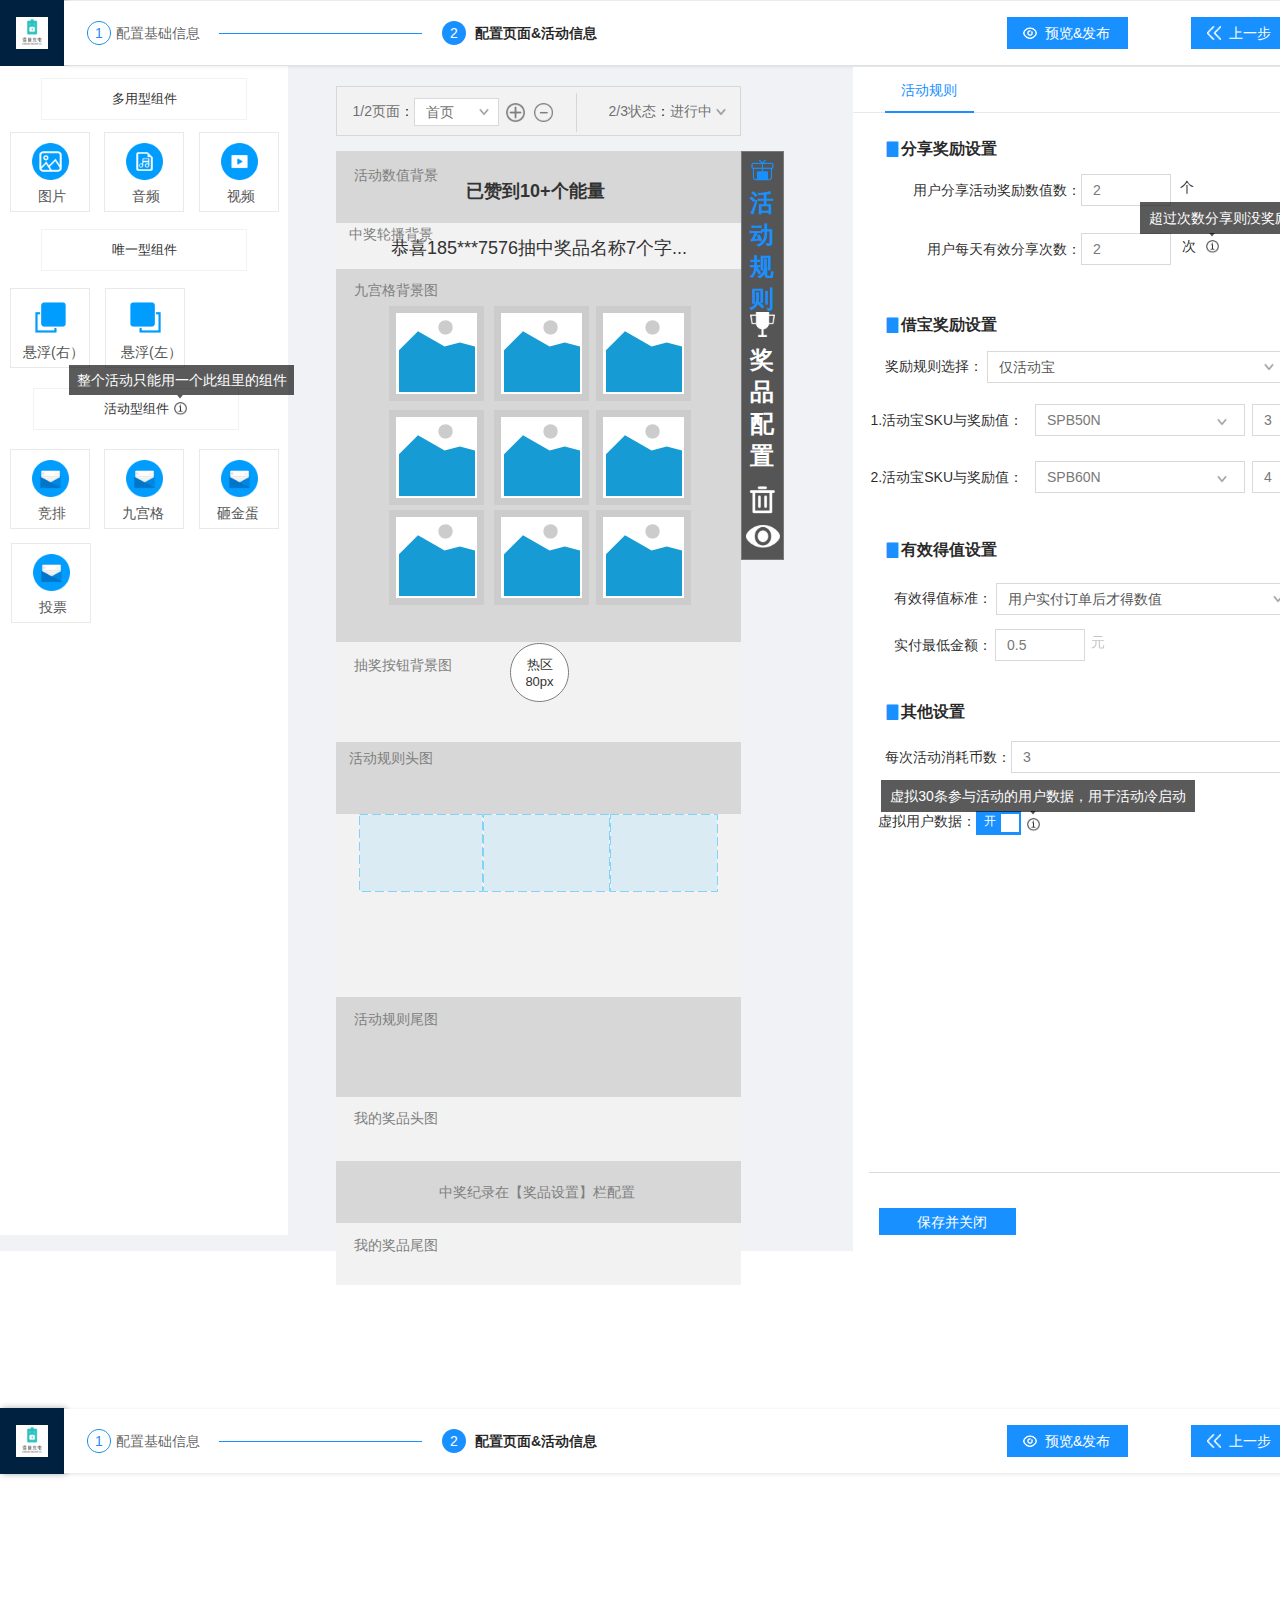
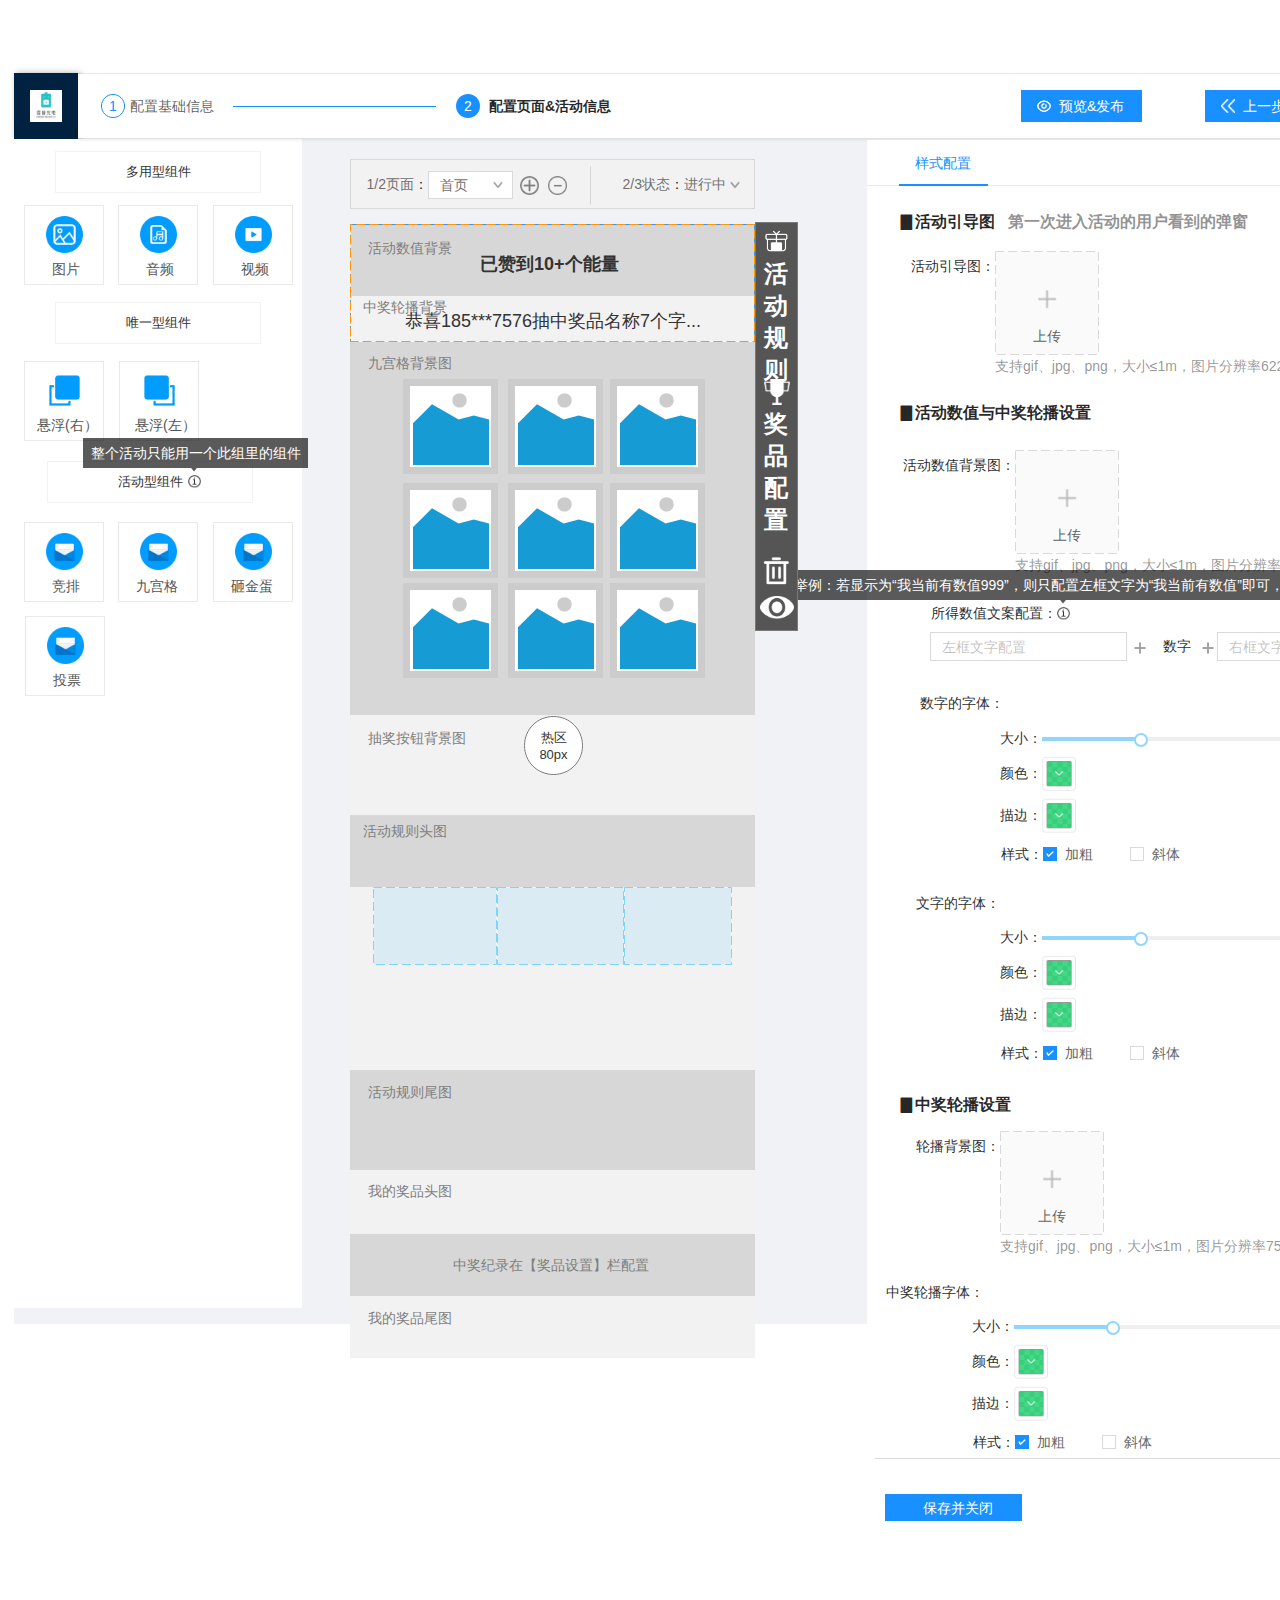
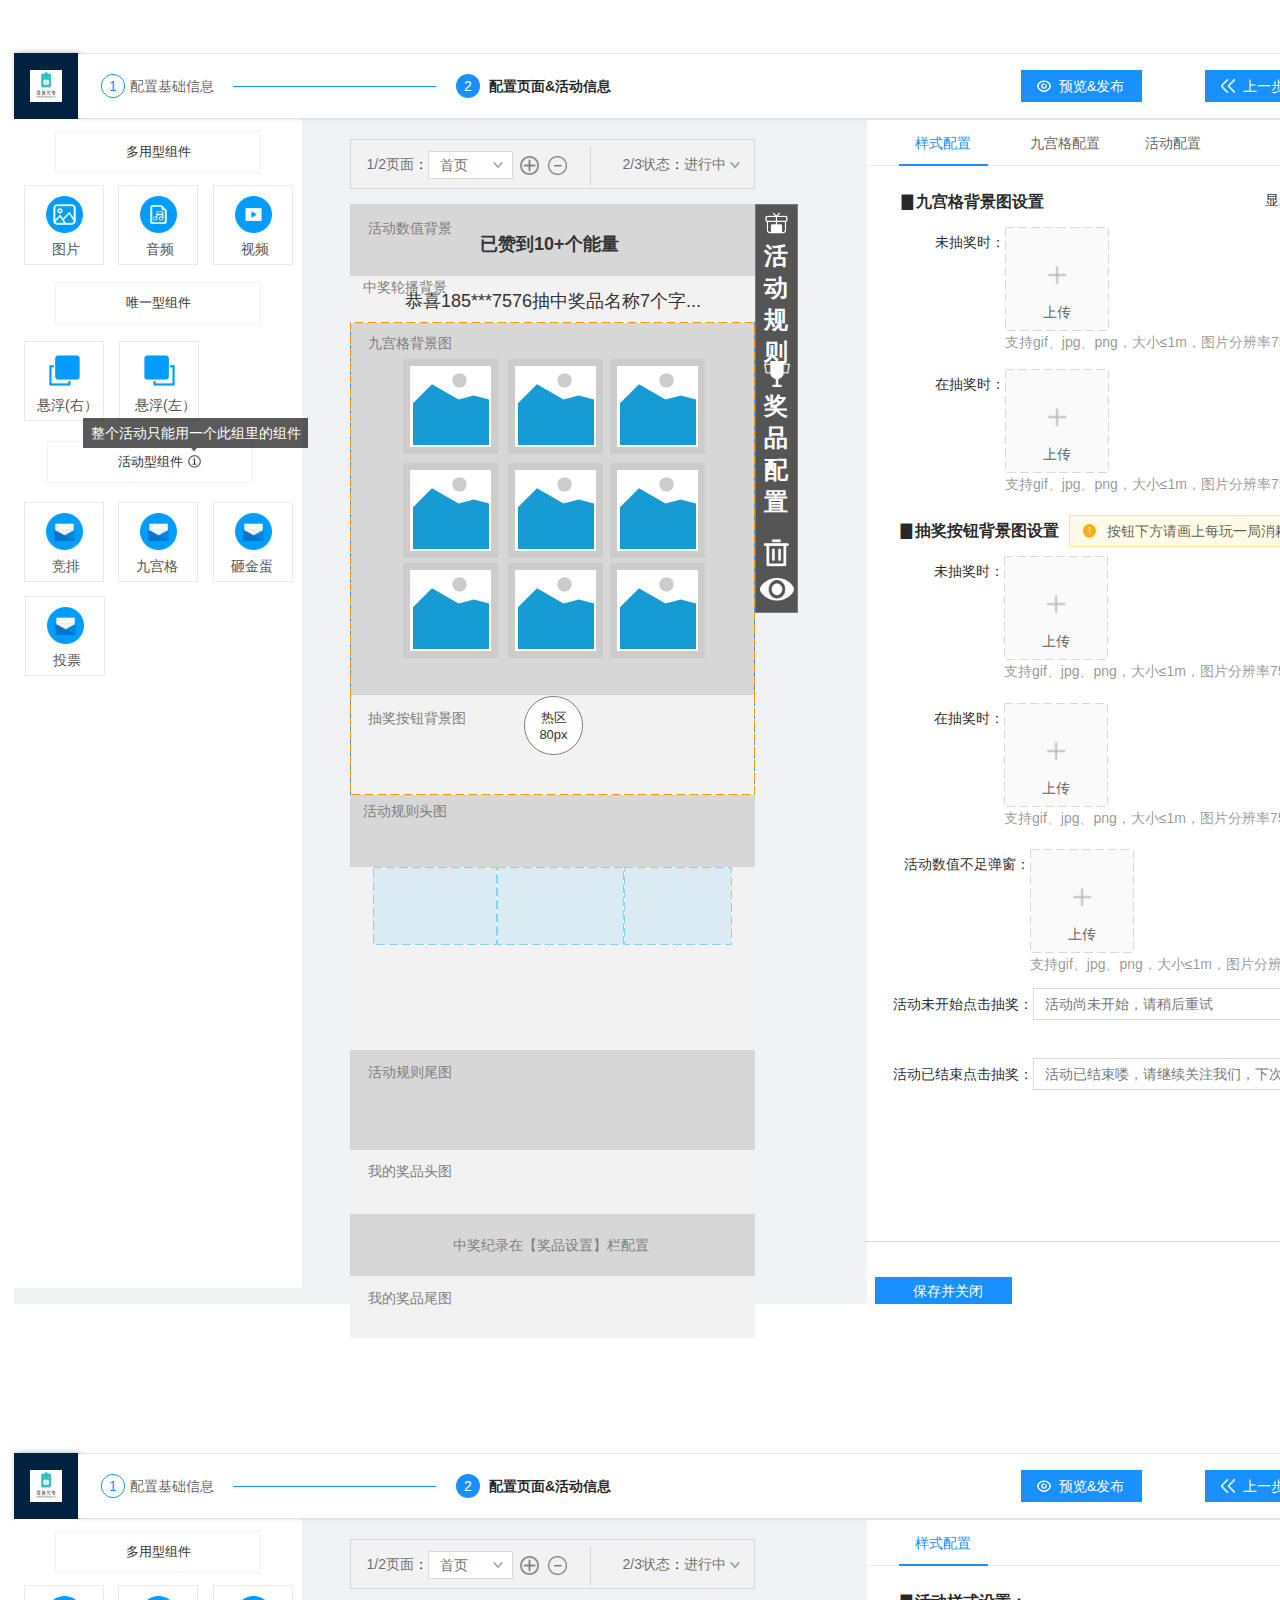
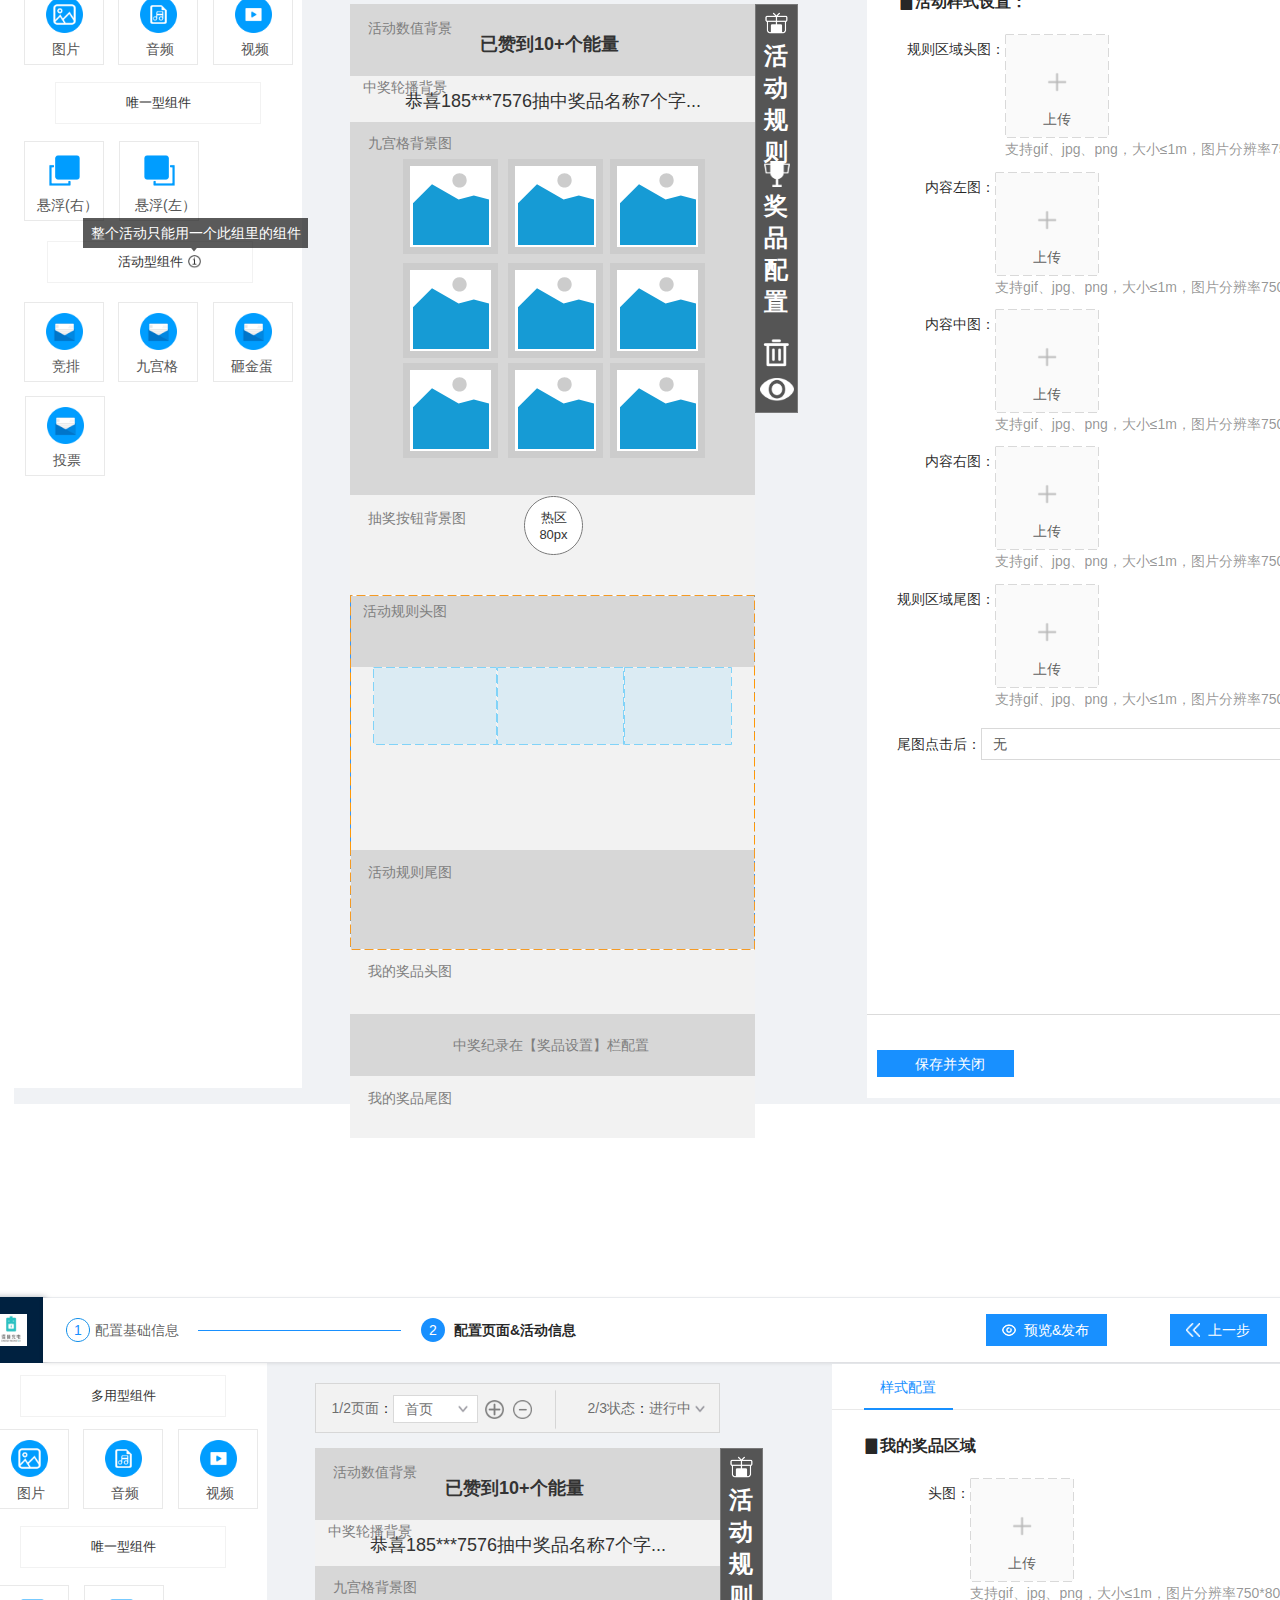
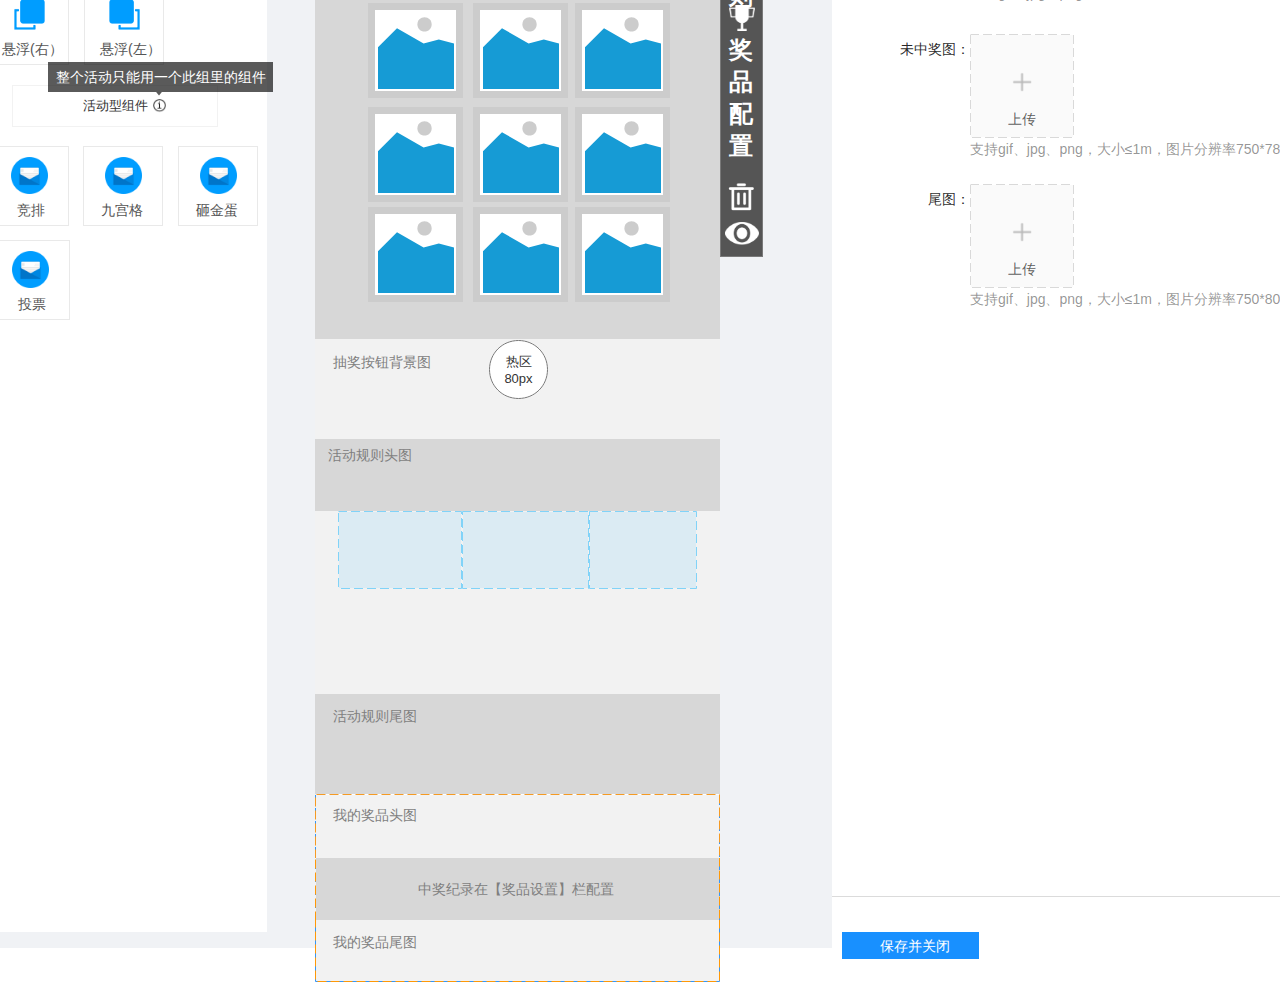
<file: 创建活动-step2九宫格配置.html>
﻿<!DOCTYPE html>
<html>
  <head>
    <title>创建活动-Step2九宫格配置</title>
    <meta http-equiv="X-UA-Compatible" content="IE=edge"/>
    <meta http-equiv="content-type" content="text/html; charset=utf-8"/>
    <link href="resources/css/axure_rp_page.css" type="text/css" rel="stylesheet"/>
    <link href="data/styles.css" type="text/css" rel="stylesheet"/>
    <link href="files/创建活动-step2九宫格配置/styles.css" type="text/css" rel="stylesheet"/>
    <script src="resources/scripts/jquery-3.2.1.min.js"></script>
    <script src="resources/scripts/axure/axQuery.js"></script>
    <script src="resources/scripts/axure/globals.js"></script>
    <script src="resources/scripts/axutils.js"></script>
    <script src="resources/scripts/axure/annotation.js"></script>
    <script src="resources/scripts/axure/axQuery.std.js"></script>
    <script src="resources/scripts/axure/doc.js"></script>
    <script src="resources/scripts/messagecenter.js"></script>
    <script src="resources/scripts/axure/events.js"></script>
    <script src="resources/scripts/axure/recording.js"></script>
    <script src="resources/scripts/axure/action.js"></script>
    <script src="resources/scripts/axure/expr.js"></script>
    <script src="resources/scripts/axure/geometry.js"></script>
    <script src="resources/scripts/axure/flyout.js"></script>
    <script src="resources/scripts/axure/model.js"></script>
    <script src="resources/scripts/axure/repeater.js"></script>
    <script src="resources/scripts/axure/sto.js"></script>
    <script src="resources/scripts/axure/utils.temp.js"></script>
    <script src="resources/scripts/axure/variables.js"></script>
    <script src="resources/scripts/axure/drag.js"></script>
    <script src="resources/scripts/axure/move.js"></script>
    <script src="resources/scripts/axure/visibility.js"></script>
    <script src="resources/scripts/axure/style.js"></script>
    <script src="resources/scripts/axure/adaptive.js"></script>
    <script src="resources/scripts/axure/tree.js"></script>
    <script src="resources/scripts/axure/init.temp.js"></script>
    <script src="resources/scripts/axure/legacy.js"></script>
    <script src="resources/scripts/axure/viewer.js"></script>
    <script src="resources/scripts/axure/math.js"></script>
    <script src="resources/scripts/axure/jquery.nicescroll.min.js"></script>
    <script src="data/document.js"></script>
    <script src="files/创建活动-step2九宫格配置/data.js"></script>
    <script type="text/javascript">
      $axure.utils.getTransparentGifPath = function() { return 'resources/images/transparent.gif'; };
      $axure.utils.getOtherPath = function() { return 'resources/Other.html'; };
      $axure.utils.getReloadPath = function() { return 'resources/reload.html'; };
    </script>
  </head>
  <body>
    <div id="base" class="">

      <!-- Unnamed (矩形) -->
      <div id="u3238" class="ax_default shape">
        <div id="u3238_div" class=""></div>
        <div id="u3238_text" class="text " style="display:none; visibility: hidden">
          <p></p>
        </div>
      </div>

      <!-- Unnamed (组合) -->
      <div id="u3239" class="ax_default" data-left="0" data-top="0" data-width="64" data-height="66">

        <!-- Unnamed (矩形) -->
        <div id="u3240" class="ax_default shape">
          <div id="u3240_div" class=""></div>
          <div id="u3240_text" class="text " style="display:none; visibility: hidden">
            <p></p>
          </div>
        </div>

        <!-- Unnamed (图片 ) -->
        <div id="u3241" class="ax_default image1">
          <img id="u3241_img" class="img " src="images/创建活动-step1配置基础信息/u680.jpg"/>
          <div id="u3241_text" class="text " style="display:none; visibility: hidden">
            <p></p>
          </div>
        </div>
      </div>

      <!-- Unnamed (组合) -->
      <div id="u3242" class="ax_default" data-left="0" data-top="66" data-width="288" data-height="1169">

        <!-- Unnamed (组合) -->
        <div id="u3243" class="ax_default" data-left="0" data-top="66" data-width="288" data-height="1169">

          <!-- Unnamed (矩形) -->
          <div id="u3244" class="ax_default shape">
            <div id="u3244_div" class=""></div>
            <div id="u3244_text" class="text " style="display:none; visibility: hidden">
              <p></p>
            </div>
          </div>
        </div>

        <!-- Unnamed (组合) -->
        <div id="u3245" class="ax_default" data-left="10" data-top="132" data-width="80" data-height="80">

          <!-- Unnamed (组合) -->
          <div id="u3246" class="ax_default" data-left="10" data-top="132" data-width="80" data-height="80">

            <!-- Unnamed (矩形) -->
            <div id="u3247" class="ax_default box_1">
              <div id="u3247_div" class=""></div>
              <div id="u3247_text" class="text " style="display:none; visibility: hidden">
                <p></p>
              </div>
            </div>

            <!-- Unnamed (组合) -->
            <div id="u3248" class="ax_default" data-left="32" data-top="143" data-width="37" data-height="37">

              <!-- Unnamed (图片 ) -->
              <div id="u3249" class="ax_default image1">
                <img id="u3249_img" class="img " src="images/创建活动-step2编辑页面/u895.png"/>
                <div id="u3249_text" class="text " style="display:none; visibility: hidden">
                  <p></p>
                </div>
              </div>
            </div>
          </div>

          <!-- Unnamed (矩形) -->
          <div id="u3250" class="ax_default label">
            <div id="u3250_div" class=""></div>
            <div id="u3250_text" class="text ">
              <p><span>图片</span></p>
            </div>
          </div>
        </div>

        <!-- Unnamed (矩形) -->
        <div id="u3251" class="ax_default box_1">
          <div id="u3251_div" class=""></div>
          <div id="u3251_text" class="text ">
            <p><span>多用型组件</span></p>
          </div>
        </div>

        <!-- Unnamed (矩形) -->
        <div id="u3252" class="ax_default box_1">
          <div id="u3252_div" class=""></div>
          <div id="u3252_text" class="text ">
            <p><span>唯一型组件</span></p>
          </div>
        </div>

        <!-- Unnamed (组合) -->
        <div id="u3253" class="ax_default" data-left="104" data-top="132" data-width="80" data-height="80">

          <!-- Unnamed (组合) -->
          <div id="u3254" class="ax_default" data-left="104" data-top="132" data-width="80" data-height="80">

            <!-- Unnamed (矩形) -->
            <div id="u3255" class="ax_default box_1">
              <div id="u3255_div" class=""></div>
              <div id="u3255_text" class="text " style="display:none; visibility: hidden">
                <p></p>
              </div>
            </div>

            <!-- Unnamed (组合) -->
            <div id="u3256" class="ax_default" data-left="126" data-top="143" data-width="37" data-height="37">

              <!-- Unnamed (图片 ) -->
              <div id="u3257" class="ax_default image1">
                <img id="u3257_img" class="img " src="images/创建活动-step2编辑页面/u903.png"/>
                <div id="u3257_text" class="text " style="display:none; visibility: hidden">
                  <p></p>
                </div>
              </div>
            </div>
          </div>

          <!-- Unnamed (矩形) -->
          <div id="u3258" class="ax_default label">
            <div id="u3258_div" class=""></div>
            <div id="u3258_text" class="text ">
              <p><span>音频</span></p>
            </div>
          </div>
        </div>

        <!-- Unnamed (组合) -->
        <div id="u3259" class="ax_default" data-left="199" data-top="132" data-width="80" data-height="80">

          <!-- Unnamed (组合) -->
          <div id="u3260" class="ax_default" data-left="199" data-top="132" data-width="80" data-height="80">

            <!-- Unnamed (矩形) -->
            <div id="u3261" class="ax_default box_1">
              <div id="u3261_div" class=""></div>
              <div id="u3261_text" class="text " style="display:none; visibility: hidden">
                <p></p>
              </div>
            </div>

            <!-- Unnamed (组合) -->
            <div id="u3262" class="ax_default" data-left="221" data-top="143" data-width="37" data-height="37">

              <!-- Unnamed (图片 ) -->
              <div id="u3263" class="ax_default image1">
                <img id="u3263_img" class="img " src="images/创建活动-step2编辑页面/u909.png"/>
                <div id="u3263_text" class="text " style="display:none; visibility: hidden">
                  <p></p>
                </div>
              </div>
            </div>
          </div>

          <!-- Unnamed (矩形) -->
          <div id="u3264" class="ax_default label">
            <div id="u3264_div" class=""></div>
            <div id="u3264_text" class="text ">
              <p><span>视频</span></p>
            </div>
          </div>
        </div>

        <!-- Unnamed (组合) -->
        <div id="u3265" class="ax_default" data-left="105" data-top="288" data-width="80" data-height="80">

          <!-- Unnamed (组合) -->
          <div id="u3266" class="ax_default" data-left="105" data-top="288" data-width="80" data-height="80">

            <!-- Unnamed (矩形) -->
            <div id="u3267" class="ax_default box_1">
              <div id="u3267_div" class=""></div>
              <div id="u3267_text" class="text " style="display:none; visibility: hidden">
                <p></p>
              </div>
            </div>

            <!-- Unnamed (组合) -->
            <div id="u3268" class="ax_default" data-left="127" data-top="299" data-width="37" data-height="37">

              <!-- Unnamed (图片 ) -->
              <div id="u3269" class="ax_default image1">
                <img id="u3269_img" class="img " src="images/创建活动-step2编辑页面/u915.png"/>
                <div id="u3269_text" class="text " style="display:none; visibility: hidden">
                  <p></p>
                </div>
              </div>
            </div>
          </div>

          <!-- Unnamed (矩形) -->
          <div id="u3270" class="ax_default label">
            <div id="u3270_div" class=""></div>
            <div id="u3270_text" class="text ">
              <p><span>悬浮(左）</span></p>
            </div>
          </div>
        </div>

        <!-- Unnamed (组合) -->
        <div id="u3271" class="ax_default" data-left="10" data-top="288" data-width="80" data-height="80">

          <!-- Unnamed (组合) -->
          <div id="u3272" class="ax_default" data-left="10" data-top="288" data-width="80" data-height="80">

            <!-- Unnamed (矩形) -->
            <div id="u3273" class="ax_default box_1">
              <div id="u3273_div" class=""></div>
              <div id="u3273_text" class="text " style="display:none; visibility: hidden">
                <p></p>
              </div>
            </div>

            <!-- Unnamed (组合) -->
            <div id="u3274" class="ax_default" data-left="32" data-top="299" data-width="37" data-height="37">

              <!-- Unnamed (图片 ) -->
              <div id="u3275" class="ax_default image1">
                <img id="u3275_img" class="img " src="images/创建活动-step2编辑页面/u921.png"/>
                <div id="u3275_text" class="text " style="display:none; visibility: hidden">
                  <p></p>
                </div>
              </div>
            </div>
          </div>

          <!-- Unnamed (矩形) -->
          <div id="u3276" class="ax_default label">
            <div id="u3276_div" class=""></div>
            <div id="u3276_text" class="text ">
              <p><span>悬浮(右）</span></p>
            </div>
          </div>
        </div>

        <!-- Unnamed (组合) -->
        <div id="u3277" class="ax_default" data-left="10" data-top="449" data-width="80" data-height="80">

          <!-- Unnamed (组合) -->
          <div id="u3278" class="ax_default" data-left="10" data-top="449" data-width="80" data-height="80">

            <!-- Unnamed (矩形) -->
            <div id="u3279" class="ax_default box_1">
              <div id="u3279_div" class=""></div>
              <div id="u3279_text" class="text " style="display:none; visibility: hidden">
                <p></p>
              </div>
            </div>

            <!-- Unnamed (组合) -->
            <div id="u3280" class="ax_default" data-left="32" data-top="460" data-width="37" data-height="37">

              <!-- Unnamed (图片 ) -->
              <div id="u3281" class="ax_default image1">
                <img id="u3281_img" class="img " src="images/创建活动-step2编辑页面/u927.png"/>
                <div id="u3281_text" class="text " style="display:none; visibility: hidden">
                  <p></p>
                </div>
              </div>
            </div>
          </div>

          <!-- Unnamed (矩形) -->
          <div id="u3282" class="ax_default label">
            <div id="u3282_div" class=""></div>
            <div id="u3282_text" class="text ">
              <p><span>竞排</span></p>
            </div>
          </div>
        </div>

        <!-- Unnamed (组合) -->
        <div id="u3283" class="ax_default" data-left="104" data-top="449" data-width="80" data-height="80">

          <!-- Unnamed (组合) -->
          <div id="u3284" class="ax_default" data-left="104" data-top="449" data-width="80" data-height="80">

            <!-- Unnamed (矩形) -->
            <div id="u3285" class="ax_default box_1">
              <div id="u3285_div" class=""></div>
              <div id="u3285_text" class="text " style="display:none; visibility: hidden">
                <p></p>
              </div>
            </div>

            <!-- Unnamed (组合) -->
            <div id="u3286" class="ax_default" data-left="126" data-top="460" data-width="37" data-height="37">

              <!-- Unnamed (图片 ) -->
              <div id="u3287" class="ax_default image1">
                <img id="u3287_img" class="img " src="images/创建活动-step2编辑页面/u927.png"/>
                <div id="u3287_text" class="text " style="display:none; visibility: hidden">
                  <p></p>
                </div>
              </div>
            </div>
          </div>

          <!-- Unnamed (矩形) -->
          <div id="u3288" class="ax_default label">
            <div id="u3288_div" class=""></div>
            <div id="u3288_text" class="text ">
              <p><span>九宫格</span></p>
            </div>
          </div>
        </div>

        <!-- Unnamed (组合) -->
        <div id="u3289" class="ax_default" data-left="199" data-top="449" data-width="80" data-height="80">

          <!-- Unnamed (组合) -->
          <div id="u3290" class="ax_default" data-left="199" data-top="449" data-width="80" data-height="80">

            <!-- Unnamed (矩形) -->
            <div id="u3291" class="ax_default box_1">
              <div id="u3291_div" class=""></div>
              <div id="u3291_text" class="text " style="display:none; visibility: hidden">
                <p></p>
              </div>
            </div>

            <!-- Unnamed (组合) -->
            <div id="u3292" class="ax_default" data-left="221" data-top="460" data-width="37" data-height="37">

              <!-- Unnamed (图片 ) -->
              <div id="u3293" class="ax_default image1">
                <img id="u3293_img" class="img " src="images/创建活动-step2编辑页面/u927.png"/>
                <div id="u3293_text" class="text " style="display:none; visibility: hidden">
                  <p></p>
                </div>
              </div>
            </div>
          </div>

          <!-- Unnamed (矩形) -->
          <div id="u3294" class="ax_default label">
            <div id="u3294_div" class=""></div>
            <div id="u3294_text" class="text ">
              <p><span>砸金蛋</span></p>
            </div>
          </div>
        </div>

        <!-- Unnamed (组合) -->
        <div id="u3295" class="ax_default" data-left="11" data-top="543" data-width="80" data-height="80">

          <!-- Unnamed (组合) -->
          <div id="u3296" class="ax_default" data-left="11" data-top="543" data-width="80" data-height="80">

            <!-- Unnamed (矩形) -->
            <div id="u3297" class="ax_default box_1">
              <div id="u3297_div" class=""></div>
              <div id="u3297_text" class="text " style="display:none; visibility: hidden">
                <p></p>
              </div>
            </div>

            <!-- Unnamed (组合) -->
            <div id="u3298" class="ax_default" data-left="33" data-top="554" data-width="37" data-height="37">

              <!-- Unnamed (图片 ) -->
              <div id="u3299" class="ax_default image1">
                <img id="u3299_img" class="img " src="images/创建活动-step2编辑页面/u927.png"/>
                <div id="u3299_text" class="text " style="display:none; visibility: hidden">
                  <p></p>
                </div>
              </div>
            </div>
          </div>

          <!-- Unnamed (矩形) -->
          <div id="u3300" class="ax_default label">
            <div id="u3300_div" class=""></div>
            <div id="u3300_text" class="text ">
              <p><span>投票</span></p>
            </div>
          </div>
        </div>

        <!-- Unnamed (矩形) -->
        <div id="u3301" class="ax_default box_1">
          <div id="u3301_div" class=""></div>
          <div id="u3301_text" class="text ">
            <p><span>活动型组件</span></p>
          </div>
        </div>
      </div>

      <!-- Unnamed (组合) -->
      <div id="u3302" class="ax_default" data-left="64" data-top="1" data-width="1376" data-height="64">

        <!-- Unnamed (矩形) -->
        <div id="u3303" class="ax_default box_21">
          <div id="u3303_div" class=""></div>
          <div id="u3303_text" class="text " style="display:none; visibility: hidden">
            <p></p>
          </div>
        </div>
      </div>

      <!-- Unnamed (组合) -->
      <div id="u3304" class="ax_default" data-left="107" data-top="21" data-width="503" data-height="24">

        <!-- Unnamed (组合) -->
        <div id="u3305" class="ax_default" data-left="107" data-top="22" data-width="105" data-height="22">

          <!-- Unnamed (矩形) -->
          <div id="u3306" class="ax_default paragraph">
            <div id="u3306_div" class=""></div>
            <div id="u3306_text" class="text ">
              <p><span>配置基础信息</span></p>
            </div>
          </div>

          <!-- Unnamed (组合) -->
          <div id="u3307" class="ax_default" data-left="0" data-top="0" data-width="0" data-height="0">

            <!-- Unnamed (组合) -->
            <div id="u3308" class="ax_default" data-left="0" data-top="0" data-width="0" data-height="0">
            </div>
          </div>
        </div>

        <!-- Unnamed (线段) -->
        <div id="u3309" class="ax_default horizontal_line">
          <img id="u3309_img" class="img " src="images/创建活动-step1配置基础信息/u691.svg"/>
          <div id="u3309_text" class="text " style="display:none; visibility: hidden">
            <p></p>
          </div>
        </div>

        <!-- Unnamed (组合) -->
        <div id="u3310" class="ax_default" data-left="430" data-top="21" data-width="180" data-height="24">

          <!-- Unnamed (矩形) -->
          <div id="u3311" class="ax_default paragraph">
            <div id="u3311_div" class=""></div>
            <div id="u3311_text" class="text ">
              <p><span>配置页面&amp;活动信息</span></p>
            </div>
          </div>

          <!-- Unnamed (圆形) -->
          <div id="u3312" class="ax_default shape">
            <img id="u3312_img" class="img " src="images/创建活动-step1配置基础信息/u697.svg"/>
            <div id="u3312_text" class="text ">
              <p><span>2</span></p>
            </div>
          </div>

          <!-- Unnamed (矩形) -->
          <div id="u3313" class="ax_default box_21">
            <div id="u3313_div" class=""></div>
            <div id="u3313_text" class="text " style="display:none; visibility: hidden">
              <p></p>
            </div>
          </div>
        </div>
      </div>

      <!-- Unnamed (圆形) -->
      <div id="u3314" class="ax_default shape">
        <img id="u3314_img" class="img " src="images/创建活动-step1配置基础信息/u695.svg"/>
        <div id="u3314_text" class="text ">
          <p><span>1</span></p>
        </div>
      </div>

      <!-- Unnamed (组合) -->
      <div id="u3315" class="ax_default" data-left="336" data-top="151" data-width="405" data-height="668">

        <!-- Unnamed (矩形) -->
        <div id="u3316" class="ax_default box_1">
          <div id="u3316_div" class=""></div>
          <div id="u3316_text" class="text " style="display:none; visibility: hidden">
            <p></p>
          </div>
        </div>

        <!-- Unnamed (组合) -->
        <div id="u3317" class="ax_default" data-left="0" data-top="0" data-width="0" data-height="0">
        </div>
      </div>

      <!-- Unnamed (组合) -->
      <div id="u3318" class="ax_default" data-left="336" data-top="86" data-width="405" data-height="50">

        <!-- Unnamed (组合) -->
        <div id="u3319" class="ax_default" data-left="336" data-top="86" data-width="405" data-height="50">

          <!-- Unnamed (矩形) -->
          <div id="u3320" class="ax_default box_2">
            <div id="u3320_div" class=""></div>
            <div id="u3320_text" class="text " style="display:none; visibility: hidden">
              <p></p>
            </div>
          </div>

          <!-- Unnamed (组合) -->
          <div id="u3321" class="ax_default" data-left="349" data-top="95" data-width="363" data-height="35">

            <!-- Unnamed (矩形) -->
            <div id="u3322" class="ax_default shape">
              <div id="u3322_div" class=""></div>
              <div id="u3322_text" class="text ">
                <p><span>首页</span></p>
              </div>
            </div>

            <!-- Unnamed (矩形) -->
            <div id="u3323" class="ax_default heading_1">
              <div id="u3323_div" class=""></div>
              <div id="u3323_text" class="text ">
                <p><span style="color:rgba(85, 85, 85, 0.847058823529412);">1/2页面</span><span style="color:rgba(0, 0, 0, 0.847058823529412);">：</span></p>
              </div>
            </div>

            <!-- Unnamed (组合) -->
            <div id="u3324" class="ax_default" data-left="478" data-top="105" data-width="20" data-height="14">

              <!-- Unnamed (图片 ) -->
              <div id="u3325" class="ax_default image1">
                <img id="u3325_img" class="img " src="images/我的活动/u32.png"/>
                <div id="u3325_text" class="text " style="display:none; visibility: hidden">
                  <p></p>
                </div>
              </div>

              <!-- Unnamed (矩形) -->
              <div id="u3326" class="ax_default box_21">
                <div id="u3326_div" class=""></div>
                <div id="u3326_text" class="text ">
                  <p><span>8</span></p>
                </div>
              </div>
            </div>

            <!-- Unnamed (矩形) -->
            <div id="u3327" class="ax_default heading_1">
              <div id="u3327_div" class=""></div>
              <div id="u3327_text" class="text ">
                <p><span style="color:rgba(85, 85, 85, 0.847058823529412);">2/3状态</span><span style="color:rgba(0, 0, 0, 0.847058823529412);">：</span><span style="color:rgba(85, 85, 85, 0.847058823529412);">进行中</span></p>
              </div>
            </div>
          </div>
        </div>

        <!-- Unnamed (图片 ) -->
        <div id="u3328" class="ax_default _图像">
          <img id="u3328_img" class="img " src="images/创建活动-step2编辑页面/u785.png"/>
          <div id="u3328_text" class="text " style="display:none; visibility: hidden">
            <p></p>
          </div>
        </div>

        <!-- Unnamed (图片 ) -->
        <div id="u3329" class="ax_default _图像">
          <img id="u3329_img" class="img " src="images/创建活动-step2编辑页面/u786.png"/>
          <div id="u3329_text" class="text " style="display:none; visibility: hidden">
            <p></p>
          </div>
        </div>
      </div>

      <!-- Unnamed (组合) -->
      <div id="u3330" class="ax_default" data-left="715" data-top="105" data-width="16" data-height="14">

        <!-- Unnamed (图片 ) -->
        <div id="u3331" class="ax_default image1">
          <img id="u3331_img" class="img " src="images/我的活动/u32.png"/>
          <div id="u3331_text" class="text " style="display:none; visibility: hidden">
            <p></p>
          </div>
        </div>

        <!-- Unnamed (矩形) -->
        <div id="u3332" class="ax_default box_21">
          <div id="u3332_div" class=""></div>
          <div id="u3332_text" class="text ">
            <p><span>8</span></p>
          </div>
        </div>
      </div>

      <!-- Unnamed (图片 ) -->
      <div id="u3333" class="ax_default _图像">
        <img id="u3333_img" class="img " src="images/创建活动-step2编辑页面/u790.png"/>
        <div id="u3333_text" class="text " style="display:none; visibility: hidden">
          <p></p>
        </div>
      </div>

      <!-- Unnamed (组合) -->
      <div id="u3334" class="ax_default" data-left="853" data-top="67" data-width="587" data-height="1189">

        <!-- Unnamed (矩形) -->
        <div id="u3335" class="ax_default shape">
          <div id="u3335_div" class=""></div>
          <div id="u3335_text" class="text " style="display:none; visibility: hidden">
            <p></p>
          </div>
        </div>
      </div>

      <!-- Unnamed (组合) -->
      <div id="u3336" class="ax_default" data-left="68" data-top="364" data-width="227" data-height="52">

        <!-- Unnamed (图片 ) -->
        <div id="u3337" class="ax_default image1">
          <img id="u3337_img" class="img " src="images/我的活动/u542.png"/>
          <div id="u3337_text" class="text " style="display:none; visibility: hidden">
            <p></p>
          </div>
        </div>

        <!-- Unnamed (组合) -->
        <div id="u3338" class="ax_default" data-left="68" data-top="364" data-width="227" data-height="36">

          <!-- Unnamed (矩形) -->
          <div id="u3339" class="ax_default shape">
            <img id="u3339_img" class="img " src="images/创建活动-step2编辑页面/u1123.svg"/>
            <div id="u3339_text" class="text ">
              <p><span>整个活动只能用一个此组里的组件</span></p>
            </div>
          </div>

          <!-- Unnamed (Triangle Down) -->
          <div id="u3340" class="ax_default shape">
            <img id="u3340_img" class="img " src="images/我的活动/u547.svg"/>
            <div id="u3340_text" class="text " style="display:none; visibility: hidden">
              <p></p>
            </div>
          </div>
        </div>
      </div>

      <!-- Unnamed (组合) -->
      <div id="u3341" class="ax_default" data-left="853" data-top="67" data-width="587" data-height="46">

        <!-- Unnamed (矩形) -->
        <div id="u3342" class="ax_default box_21">
          <div id="u3342_div" class=""></div>
          <div id="u3342_text" class="text " style="display:none; visibility: hidden">
            <p></p>
          </div>
        </div>

        <!-- Unnamed (组合) -->
        <div id="u3343" class="ax_default" data-left="885" data-top="67" data-width="89" data-height="46">

          <!-- Unnamed (矩形) -->
          <div id="u3344" class="ax_default box_21">
            <div id="u3344_div" class=""></div>
            <div id="u3344_text" class="text ">
              <p><span>活动规则</span></p>
            </div>
          </div>
        </div>
      </div>

      <!-- Unnamed (矩形) -->
      <div id="u3345" class="ax_default box_21">
        <img id="u3345_img" class="img " src="images/创建活动-step2九宫格配置/u3345.svg"/>
        <div id="u3345_text" class="text " style="display:none; visibility: hidden">
          <p></p>
        </div>
      </div>

      <!-- Unnamed (组合) -->
      <div id="u3346" class="ax_default" data-left="336" data-top="151" data-width="405" data-height="72">

        <!-- Unnamed (矩形) -->
        <div id="u3347" class="ax_default box_21">
          <div id="u3347_div" class=""></div>
          <div id="u3347_text" class="text " style="display:none; visibility: hidden">
            <p></p>
          </div>
        </div>

        <!-- Unnamed (矩形) -->
        <div id="u3348" class="ax_default label">
          <div id="u3348_div" class=""></div>
          <div id="u3348_text" class="text ">
            <p><span>活动数值背景</span></p>
          </div>
        </div>
      </div>

      <!-- Unnamed (组合) -->
      <div id="u3349" class="ax_default" data-left="336" data-top="269" data-width="405" data-height="373">

        <!-- Unnamed (组合) -->
        <div id="u3350" class="ax_default" data-left="336" data-top="269" data-width="405" data-height="373">

          <!-- Unnamed (矩形) -->
          <div id="u3351" class="ax_default box_21">
            <div id="u3351_div" class=""></div>
            <div id="u3351_text" class="text " style="display:none; visibility: hidden">
              <p></p>
            </div>
          </div>

          <!-- Unnamed (矩形) -->
          <div id="u3352" class="ax_default label">
            <div id="u3352_div" class=""></div>
            <div id="u3352_text" class="text ">
              <p><span>九宫格背景图</span></p>
            </div>
          </div>
        </div>

        <!-- Unnamed (组合) -->
        <div id="u3353" class="ax_default" data-left="389" data-top="306" data-width="302" data-height="299">

          <!-- Unnamed (图片 ) -->
          <div id="u3354" class="ax_default _图像">
            <img id="u3354_img" class="img " src="images/创建活动-step2九宫格配置/u3354.svg"/>
            <div id="u3354_text" class="text " style="display:none; visibility: hidden">
              <p></p>
            </div>
          </div>

          <!-- Unnamed (图片 ) -->
          <div id="u3355" class="ax_default _图像">
            <img id="u3355_img" class="img " src="images/创建活动-step2九宫格配置/u3354.svg"/>
            <div id="u3355_text" class="text " style="display:none; visibility: hidden">
              <p></p>
            </div>
          </div>

          <!-- Unnamed (图片 ) -->
          <div id="u3356" class="ax_default _图像">
            <img id="u3356_img" class="img " src="images/创建活动-step2九宫格配置/u3354.svg"/>
            <div id="u3356_text" class="text " style="display:none; visibility: hidden">
              <p></p>
            </div>
          </div>

          <!-- Unnamed (图片 ) -->
          <div id="u3357" class="ax_default _图像">
            <img id="u3357_img" class="img " src="images/创建活动-step2九宫格配置/u3354.svg"/>
            <div id="u3357_text" class="text " style="display:none; visibility: hidden">
              <p></p>
            </div>
          </div>

          <!-- Unnamed (图片 ) -->
          <div id="u3358" class="ax_default _图像">
            <img id="u3358_img" class="img " src="images/创建活动-step2九宫格配置/u3354.svg"/>
            <div id="u3358_text" class="text " style="display:none; visibility: hidden">
              <p></p>
            </div>
          </div>

          <!-- Unnamed (图片 ) -->
          <div id="u3359" class="ax_default _图像">
            <img id="u3359_img" class="img " src="images/创建活动-step2九宫格配置/u3354.svg"/>
            <div id="u3359_text" class="text " style="display:none; visibility: hidden">
              <p></p>
            </div>
          </div>

          <!-- Unnamed (图片 ) -->
          <div id="u3360" class="ax_default _图像">
            <img id="u3360_img" class="img " src="images/创建活动-step2九宫格配置/u3354.svg"/>
            <div id="u3360_text" class="text " style="display:none; visibility: hidden">
              <p></p>
            </div>
          </div>

          <!-- Unnamed (图片 ) -->
          <div id="u3361" class="ax_default _图像">
            <img id="u3361_img" class="img " src="images/创建活动-step2九宫格配置/u3354.svg"/>
            <div id="u3361_text" class="text " style="display:none; visibility: hidden">
              <p></p>
            </div>
          </div>

          <!-- Unnamed (图片 ) -->
          <div id="u3362" class="ax_default _图像">
            <img id="u3362_img" class="img " src="images/创建活动-step2九宫格配置/u3354.svg"/>
            <div id="u3362_text" class="text " style="display:none; visibility: hidden">
              <p></p>
            </div>
          </div>
        </div>
      </div>

      <!-- Unnamed (矩形) -->
      <div id="u3363" class="ax_default _标题_3">
        <div id="u3363_div" class=""></div>
        <div id="u3363_text" class="text ">
          <p><span>已赞到10+个能量</span></p>
        </div>
      </div>

      <!-- Unnamed (组合) -->
      <div id="u3364" class="ax_default" data-left="336" data-top="642" data-width="405" data-height="100">

        <!-- Unnamed (矩形) -->
        <div id="u3365" class="ax_default box_21">
          <div id="u3365_div" class=""></div>
          <div id="u3365_text" class="text " style="display:none; visibility: hidden">
            <p></p>
          </div>
        </div>

        <!-- Unnamed (矩形) -->
        <div id="u3366" class="ax_default label">
          <div id="u3366_div" class=""></div>
          <div id="u3366_text" class="text ">
            <p><span>抽奖按钮背景图</span></p>
          </div>
        </div>
      </div>

      <!-- Unnamed (组合) -->
      <div id="u3367" class="ax_default" data-left="336" data-top="742" data-width="405" data-height="72">

        <!-- Unnamed (矩形) -->
        <div id="u3368" class="ax_default box_21">
          <div id="u3368_div" class=""></div>
          <div id="u3368_text" class="text " style="display:none; visibility: hidden">
            <p></p>
          </div>
        </div>

        <!-- Unnamed (矩形) -->
        <div id="u3369" class="ax_default label">
          <div id="u3369_div" class=""></div>
          <div id="u3369_text" class="text ">
            <p><span>活动规则头图</span></p>
          </div>
        </div>
      </div>

      <!-- Unnamed (组合) -->
      <div id="u3370" class="ax_default" data-left="336" data-top="814" data-width="405" data-height="183">

        <!-- Unnamed (矩形) -->
        <div id="u3371" class="ax_default box_21">
          <div id="u3371_div" class=""></div>
          <div id="u3371_text" class="text " style="display:none; visibility: hidden">
            <p></p>
          </div>
        </div>
      </div>

      <!-- Unnamed (组合) -->
      <div id="u3372" class="ax_default" data-left="336" data-top="997" data-width="405" data-height="100">

        <!-- Unnamed (矩形) -->
        <div id="u3373" class="ax_default box_21">
          <div id="u3373_div" class=""></div>
          <div id="u3373_text" class="text " style="display:none; visibility: hidden">
            <p></p>
          </div>
        </div>

        <!-- Unnamed (矩形) -->
        <div id="u3374" class="ax_default label">
          <div id="u3374_div" class=""></div>
          <div id="u3374_text" class="text ">
            <p><span>活动规则尾图</span></p>
          </div>
        </div>
      </div>

      <!-- Unnamed (圆形) -->
      <div id="u3375" class="ax_default ellipse">
        <img id="u3375_img" class="img " src="images/创建活动-step2九宫格配置/u3375.svg"/>
        <div id="u3375_text" class="text ">
          <p><span>热区</span></p><p><span>80px</span></p>
        </div>
      </div>

      <!-- Unnamed (组合) -->
      <div id="u3376" class="ax_default" data-left="336" data-top="1097" data-width="405" data-height="64">

        <!-- Unnamed (矩形) -->
        <div id="u3377" class="ax_default box_21">
          <div id="u3377_div" class=""></div>
          <div id="u3377_text" class="text " style="display:none; visibility: hidden">
            <p></p>
          </div>
        </div>

        <!-- Unnamed (矩形) -->
        <div id="u3378" class="ax_default label">
          <div id="u3378_div" class=""></div>
          <div id="u3378_text" class="text ">
            <p><span>我的奖品头图</span></p>
          </div>
        </div>
      </div>

      <!-- Unnamed (组合) -->
      <div id="u3379" class="ax_default" data-left="336" data-top="1223" data-width="405" data-height="62">

        <!-- Unnamed (矩形) -->
        <div id="u3380" class="ax_default box_21">
          <div id="u3380_div" class=""></div>
          <div id="u3380_text" class="text " style="display:none; visibility: hidden">
            <p></p>
          </div>
        </div>

        <!-- Unnamed (矩形) -->
        <div id="u3381" class="ax_default label">
          <div id="u3381_div" class=""></div>
          <div id="u3381_text" class="text ">
            <p><span>我的奖品尾图</span></p>
          </div>
        </div>
      </div>

      <!-- Unnamed (组合) -->
      <div id="u3382" class="ax_default" data-left="359" data-top="814" data-width="359" data-height="78">

        <!-- Unnamed (矩形) -->
        <div id="u3383" class="ax_default box_2">
          <img id="u3383_img" class="img " src="images/创建活动-step2九宫格配置/u3383.svg"/>
          <div id="u3383_text" class="text " style="display:none; visibility: hidden">
            <p></p>
          </div>
        </div>

        <!-- Unnamed (矩形) -->
        <div id="u3384" class="ax_default box_2">
          <img id="u3384_img" class="img " src="images/创建活动-step2九宫格配置/u3384.svg"/>
          <div id="u3384_text" class="text " style="display:none; visibility: hidden">
            <p></p>
          </div>
        </div>

        <!-- Unnamed (矩形) -->
        <div id="u3385" class="ax_default box_2">
          <img id="u3385_img" class="img " src="images/创建活动-step2九宫格配置/u3385.svg"/>
          <div id="u3385_text" class="text " style="display:none; visibility: hidden">
            <p></p>
          </div>
        </div>
      </div>

      <!-- Unnamed (矩形) -->
      <div id="u3386" class="ax_default box_21">
        <div id="u3386_div" class=""></div>
        <div id="u3386_text" class="text ">
          <p><span>九宫格</span></p>
        </div>
      </div>

      <!-- Unnamed (组合) -->
      <div id="u3387" class="ax_default" data-left="336" data-top="223" data-width="405" data-height="46">

        <!-- Unnamed (矩形) -->
        <div id="u3388" class="ax_default box_21">
          <div id="u3388_div" class=""></div>
          <div id="u3388_text" class="text " style="display:none; visibility: hidden">
            <p></p>
          </div>
        </div>

        <!-- Unnamed (矩形) -->
        <div id="u3389" class="ax_default label">
          <div id="u3389_div" class=""></div>
          <div id="u3389_text" class="text ">
            <p><span>中奖轮播背景</span></p>
          </div>
        </div>
      </div>

      <!-- Unnamed (矩形) -->
      <div id="u3390" class="ax_default _标题_3">
        <div id="u3390_div" class=""></div>
        <div id="u3390_text" class="text ">
          <p><span>恭喜185***7576抽中奖品名称7个字...</span></p>
        </div>
      </div>

      <!-- Unnamed (组合) -->
      <div id="u3391" class="ax_default" data-left="336" data-top="1161" data-width="405" data-height="62">

        <!-- Unnamed (矩形) -->
        <div id="u3392" class="ax_default box_21">
          <div id="u3392_div" class=""></div>
          <div id="u3392_text" class="text " style="display:none; visibility: hidden">
            <p></p>
          </div>
        </div>

        <!-- Unnamed (矩形) -->
        <div id="u3393" class="ax_default label">
          <div id="u3393_div" class=""></div>
          <div id="u3393_text" class="text ">
            <p><span>中奖纪录在【奖品设置】栏配置</span></p>
          </div>
        </div>
      </div>

      <!-- Unnamed (组合) -->
      <div id="u3394" class="ax_default" data-left="869" data-top="1172" data-width="571" data-height="63">

        <!-- Unnamed (组合) -->
        <div id="u3395" class="ax_default" data-left="879" data-top="1208" data-width="137" data-height="27">

          <!-- Unnamed (矩形) -->
          <div id="u3396" class="ax_default shape">
            <div id="u3396_div" class=""></div>
            <div id="u3396_text" class="text ">
              <p><span>保存并关闭</span></p>
            </div>
          </div>
        </div>

        <!-- Unnamed (线段) -->
        <div id="u3397" class="ax_default line">
          <img id="u3397_img" class="img " src="images/创建活动-step2编辑页面/u751.svg"/>
          <div id="u3397_text" class="text " style="display:none; visibility: hidden">
            <p></p>
          </div>
        </div>
      </div>

      <!-- Unnamed (组合) -->
      <div id="u3398" class="ax_default" data-left="1007" data-top="17" data-width="121" data-height="32">

        <!-- Unnamed (矩形) -->
        <div id="u3399" class="ax_default shape">
          <div id="u3399_div" class=""></div>
          <div id="u3399_text" class="text ">
            <p><span>预览&amp;发布</span></p>
          </div>
        </div>

        <!-- Unnamed (图片 ) -->
        <div id="u3400" class="ax_default image1">
          <img id="u3400_img" class="img " src="images/创建活动-step2编辑页面/u760.png"/>
          <div id="u3400_text" class="text " style="display:none; visibility: hidden">
            <p></p>
          </div>
        </div>
      </div>

      <!-- Unnamed (组合) -->
      <div id="u3401" class="ax_default" data-left="1191" data-top="17" data-width="97" data-height="32">

        <!-- Unnamed (矩形) -->
        <div id="u3402" class="ax_default shape">
          <div id="u3402_div" class=""></div>
          <div id="u3402_text" class="text ">
            <p><span>上一步</span></p>
          </div>
        </div>

        <!-- Unnamed (图片 ) -->
        <div id="u3403" class="ax_default image1">
          <img id="u3403_img" class="img " src="images/创建活动-step2编辑页面/u1428.png"/>
          <div id="u3403_text" class="text " style="display:none; visibility: hidden">
            <p></p>
          </div>
        </div>
      </div>

      <!-- Unnamed (矩形) -->
      <div id="u3404" class="ax_default shape">
        <div id="u3404_div" class=""></div>
        <div id="u3404_text" class="text ">
          <p><span>关闭</span></p>
        </div>
      </div>

      <!-- Unnamed (矩形) -->
      <div id="u3405" class="ax_default shape">
        <div id="u3405_div" class=""></div>
        <div id="u3405_text" class="text " style="display:none; visibility: hidden">
          <p></p>
        </div>
      </div>

      <!-- Unnamed (组合) -->
      <div id="u3406" class="ax_default" data-left="14" data-top="1673" data-width="64" data-height="66">

        <!-- Unnamed (矩形) -->
        <div id="u3407" class="ax_default shape">
          <div id="u3407_div" class=""></div>
          <div id="u3407_text" class="text " style="display:none; visibility: hidden">
            <p></p>
          </div>
        </div>

        <!-- Unnamed (图片 ) -->
        <div id="u3408" class="ax_default image1">
          <img id="u3408_img" class="img " src="images/创建活动-step1配置基础信息/u680.jpg"/>
          <div id="u3408_text" class="text " style="display:none; visibility: hidden">
            <p></p>
          </div>
        </div>
      </div>

      <!-- Unnamed (组合) -->
      <div id="u3409" class="ax_default" data-left="14" data-top="1739" data-width="288" data-height="1169">

        <!-- Unnamed (组合) -->
        <div id="u3410" class="ax_default" data-left="14" data-top="1739" data-width="288" data-height="1169">

          <!-- Unnamed (矩形) -->
          <div id="u3411" class="ax_default shape">
            <div id="u3411_div" class=""></div>
            <div id="u3411_text" class="text " style="display:none; visibility: hidden">
              <p></p>
            </div>
          </div>
        </div>

        <!-- Unnamed (组合) -->
        <div id="u3412" class="ax_default" data-left="24" data-top="1805" data-width="80" data-height="80">

          <!-- Unnamed (组合) -->
          <div id="u3413" class="ax_default" data-left="24" data-top="1805" data-width="80" data-height="80">

            <!-- Unnamed (矩形) -->
            <div id="u3414" class="ax_default box_1">
              <div id="u3414_div" class=""></div>
              <div id="u3414_text" class="text " style="display:none; visibility: hidden">
                <p></p>
              </div>
            </div>

            <!-- Unnamed (组合) -->
            <div id="u3415" class="ax_default" data-left="46" data-top="1816" data-width="37" data-height="37">

              <!-- Unnamed (图片 ) -->
              <div id="u3416" class="ax_default image1">
                <img id="u3416_img" class="img " src="images/创建活动-step2编辑页面/u895.png"/>
                <div id="u3416_text" class="text " style="display:none; visibility: hidden">
                  <p></p>
                </div>
              </div>
            </div>
          </div>

          <!-- Unnamed (矩形) -->
          <div id="u3417" class="ax_default label">
            <div id="u3417_div" class=""></div>
            <div id="u3417_text" class="text ">
              <p><span>图片</span></p>
            </div>
          </div>
        </div>

        <!-- Unnamed (矩形) -->
        <div id="u3418" class="ax_default box_1">
          <div id="u3418_div" class=""></div>
          <div id="u3418_text" class="text ">
            <p><span>多用型组件</span></p>
          </div>
        </div>

        <!-- Unnamed (矩形) -->
        <div id="u3419" class="ax_default box_1">
          <div id="u3419_div" class=""></div>
          <div id="u3419_text" class="text ">
            <p><span>唯一型组件</span></p>
          </div>
        </div>

        <!-- Unnamed (组合) -->
        <div id="u3420" class="ax_default" data-left="118" data-top="1805" data-width="80" data-height="80">

          <!-- Unnamed (组合) -->
          <div id="u3421" class="ax_default" data-left="118" data-top="1805" data-width="80" data-height="80">

            <!-- Unnamed (矩形) -->
            <div id="u3422" class="ax_default box_1">
              <div id="u3422_div" class=""></div>
              <div id="u3422_text" class="text " style="display:none; visibility: hidden">
                <p></p>
              </div>
            </div>

            <!-- Unnamed (组合) -->
            <div id="u3423" class="ax_default" data-left="140" data-top="1816" data-width="37" data-height="37">

              <!-- Unnamed (图片 ) -->
              <div id="u3424" class="ax_default image1">
                <img id="u3424_img" class="img " src="images/创建活动-step2编辑页面/u903.png"/>
                <div id="u3424_text" class="text " style="display:none; visibility: hidden">
                  <p></p>
                </div>
              </div>
            </div>
          </div>

          <!-- Unnamed (矩形) -->
          <div id="u3425" class="ax_default label">
            <div id="u3425_div" class=""></div>
            <div id="u3425_text" class="text ">
              <p><span>音频</span></p>
            </div>
          </div>
        </div>

        <!-- Unnamed (组合) -->
        <div id="u3426" class="ax_default" data-left="213" data-top="1805" data-width="80" data-height="80">

          <!-- Unnamed (组合) -->
          <div id="u3427" class="ax_default" data-left="213" data-top="1805" data-width="80" data-height="80">

            <!-- Unnamed (矩形) -->
            <div id="u3428" class="ax_default box_1">
              <div id="u3428_div" class=""></div>
              <div id="u3428_text" class="text " style="display:none; visibility: hidden">
                <p></p>
              </div>
            </div>

            <!-- Unnamed (组合) -->
            <div id="u3429" class="ax_default" data-left="235" data-top="1816" data-width="37" data-height="37">

              <!-- Unnamed (图片 ) -->
              <div id="u3430" class="ax_default image1">
                <img id="u3430_img" class="img " src="images/创建活动-step2编辑页面/u909.png"/>
                <div id="u3430_text" class="text " style="display:none; visibility: hidden">
                  <p></p>
                </div>
              </div>
            </div>
          </div>

          <!-- Unnamed (矩形) -->
          <div id="u3431" class="ax_default label">
            <div id="u3431_div" class=""></div>
            <div id="u3431_text" class="text ">
              <p><span>视频</span></p>
            </div>
          </div>
        </div>

        <!-- Unnamed (组合) -->
        <div id="u3432" class="ax_default" data-left="119" data-top="1961" data-width="80" data-height="80">

          <!-- Unnamed (组合) -->
          <div id="u3433" class="ax_default" data-left="119" data-top="1961" data-width="80" data-height="80">

            <!-- Unnamed (矩形) -->
            <div id="u3434" class="ax_default box_1">
              <div id="u3434_div" class=""></div>
              <div id="u3434_text" class="text " style="display:none; visibility: hidden">
                <p></p>
              </div>
            </div>

            <!-- Unnamed (组合) -->
            <div id="u3435" class="ax_default" data-left="141" data-top="1972" data-width="37" data-height="37">

              <!-- Unnamed (图片 ) -->
              <div id="u3436" class="ax_default image1">
                <img id="u3436_img" class="img " src="images/创建活动-step2编辑页面/u915.png"/>
                <div id="u3436_text" class="text " style="display:none; visibility: hidden">
                  <p></p>
                </div>
              </div>
            </div>
          </div>

          <!-- Unnamed (矩形) -->
          <div id="u3437" class="ax_default label">
            <div id="u3437_div" class=""></div>
            <div id="u3437_text" class="text ">
              <p><span>悬浮(左）</span></p>
            </div>
          </div>
        </div>

        <!-- Unnamed (组合) -->
        <div id="u3438" class="ax_default" data-left="24" data-top="1961" data-width="80" data-height="80">

          <!-- Unnamed (组合) -->
          <div id="u3439" class="ax_default" data-left="24" data-top="1961" data-width="80" data-height="80">

            <!-- Unnamed (矩形) -->
            <div id="u3440" class="ax_default box_1">
              <div id="u3440_div" class=""></div>
              <div id="u3440_text" class="text " style="display:none; visibility: hidden">
                <p></p>
              </div>
            </div>

            <!-- Unnamed (组合) -->
            <div id="u3441" class="ax_default" data-left="46" data-top="1972" data-width="37" data-height="37">

              <!-- Unnamed (图片 ) -->
              <div id="u3442" class="ax_default image1">
                <img id="u3442_img" class="img " src="images/创建活动-step2编辑页面/u921.png"/>
                <div id="u3442_text" class="text " style="display:none; visibility: hidden">
                  <p></p>
                </div>
              </div>
            </div>
          </div>

          <!-- Unnamed (矩形) -->
          <div id="u3443" class="ax_default label">
            <div id="u3443_div" class=""></div>
            <div id="u3443_text" class="text ">
              <p><span>悬浮(右）</span></p>
            </div>
          </div>
        </div>

        <!-- Unnamed (组合) -->
        <div id="u3444" class="ax_default" data-left="24" data-top="2122" data-width="80" data-height="80">

          <!-- Unnamed (组合) -->
          <div id="u3445" class="ax_default" data-left="24" data-top="2122" data-width="80" data-height="80">

            <!-- Unnamed (矩形) -->
            <div id="u3446" class="ax_default box_1">
              <div id="u3446_div" class=""></div>
              <div id="u3446_text" class="text " style="display:none; visibility: hidden">
                <p></p>
              </div>
            </div>

            <!-- Unnamed (组合) -->
            <div id="u3447" class="ax_default" data-left="46" data-top="2133" data-width="37" data-height="37">

              <!-- Unnamed (图片 ) -->
              <div id="u3448" class="ax_default image1">
                <img id="u3448_img" class="img " src="images/创建活动-step2编辑页面/u927.png"/>
                <div id="u3448_text" class="text " style="display:none; visibility: hidden">
                  <p></p>
                </div>
              </div>
            </div>
          </div>

          <!-- Unnamed (矩形) -->
          <div id="u3449" class="ax_default label">
            <div id="u3449_div" class=""></div>
            <div id="u3449_text" class="text ">
              <p><span>竞排</span></p>
            </div>
          </div>
        </div>

        <!-- Unnamed (组合) -->
        <div id="u3450" class="ax_default" data-left="118" data-top="2122" data-width="80" data-height="80">

          <!-- Unnamed (组合) -->
          <div id="u3451" class="ax_default" data-left="118" data-top="2122" data-width="80" data-height="80">

            <!-- Unnamed (矩形) -->
            <div id="u3452" class="ax_default box_1">
              <div id="u3452_div" class=""></div>
              <div id="u3452_text" class="text " style="display:none; visibility: hidden">
                <p></p>
              </div>
            </div>

            <!-- Unnamed (组合) -->
            <div id="u3453" class="ax_default" data-left="140" data-top="2133" data-width="37" data-height="37">

              <!-- Unnamed (图片 ) -->
              <div id="u3454" class="ax_default image1">
                <img id="u3454_img" class="img " src="images/创建活动-step2编辑页面/u927.png"/>
                <div id="u3454_text" class="text " style="display:none; visibility: hidden">
                  <p></p>
                </div>
              </div>
            </div>
          </div>

          <!-- Unnamed (矩形) -->
          <div id="u3455" class="ax_default label">
            <div id="u3455_div" class=""></div>
            <div id="u3455_text" class="text ">
              <p><span>九宫格</span></p>
            </div>
          </div>
        </div>

        <!-- Unnamed (组合) -->
        <div id="u3456" class="ax_default" data-left="213" data-top="2122" data-width="80" data-height="80">

          <!-- Unnamed (组合) -->
          <div id="u3457" class="ax_default" data-left="213" data-top="2122" data-width="80" data-height="80">

            <!-- Unnamed (矩形) -->
            <div id="u3458" class="ax_default box_1">
              <div id="u3458_div" class=""></div>
              <div id="u3458_text" class="text " style="display:none; visibility: hidden">
                <p></p>
              </div>
            </div>

            <!-- Unnamed (组合) -->
            <div id="u3459" class="ax_default" data-left="235" data-top="2133" data-width="37" data-height="37">

              <!-- Unnamed (图片 ) -->
              <div id="u3460" class="ax_default image1">
                <img id="u3460_img" class="img " src="images/创建活动-step2编辑页面/u927.png"/>
                <div id="u3460_text" class="text " style="display:none; visibility: hidden">
                  <p></p>
                </div>
              </div>
            </div>
          </div>

          <!-- Unnamed (矩形) -->
          <div id="u3461" class="ax_default label">
            <div id="u3461_div" class=""></div>
            <div id="u3461_text" class="text ">
              <p><span>砸金蛋</span></p>
            </div>
          </div>
        </div>

        <!-- Unnamed (组合) -->
        <div id="u3462" class="ax_default" data-left="25" data-top="2216" data-width="80" data-height="80">

          <!-- Unnamed (组合) -->
          <div id="u3463" class="ax_default" data-left="25" data-top="2216" data-width="80" data-height="80">

            <!-- Unnamed (矩形) -->
            <div id="u3464" class="ax_default box_1">
              <div id="u3464_div" class=""></div>
              <div id="u3464_text" class="text " style="display:none; visibility: hidden">
                <p></p>
              </div>
            </div>

            <!-- Unnamed (组合) -->
            <div id="u3465" class="ax_default" data-left="47" data-top="2227" data-width="37" data-height="37">

              <!-- Unnamed (图片 ) -->
              <div id="u3466" class="ax_default image1">
                <img id="u3466_img" class="img " src="images/创建活动-step2编辑页面/u927.png"/>
                <div id="u3466_text" class="text " style="display:none; visibility: hidden">
                  <p></p>
                </div>
              </div>
            </div>
          </div>

          <!-- Unnamed (矩形) -->
          <div id="u3467" class="ax_default label">
            <div id="u3467_div" class=""></div>
            <div id="u3467_text" class="text ">
              <p><span>投票</span></p>
            </div>
          </div>
        </div>

        <!-- Unnamed (矩形) -->
        <div id="u3468" class="ax_default box_1">
          <div id="u3468_div" class=""></div>
          <div id="u3468_text" class="text ">
            <p><span>活动型组件</span></p>
          </div>
        </div>
      </div>

      <!-- Unnamed (组合) -->
      <div id="u3469" class="ax_default" data-left="78" data-top="1674" data-width="1376" data-height="64">

        <!-- Unnamed (矩形) -->
        <div id="u3470" class="ax_default box_21">
          <div id="u3470_div" class=""></div>
          <div id="u3470_text" class="text " style="display:none; visibility: hidden">
            <p></p>
          </div>
        </div>
      </div>

      <!-- Unnamed (组合) -->
      <div id="u3471" class="ax_default" data-left="121" data-top="1694" data-width="503" data-height="24">

        <!-- Unnamed (组合) -->
        <div id="u3472" class="ax_default" data-left="121" data-top="1695" data-width="105" data-height="22">

          <!-- Unnamed (矩形) -->
          <div id="u3473" class="ax_default paragraph">
            <div id="u3473_div" class=""></div>
            <div id="u3473_text" class="text ">
              <p><span>配置基础信息</span></p>
            </div>
          </div>

          <!-- Unnamed (组合) -->
          <div id="u3474" class="ax_default" data-left="0" data-top="0" data-width="0" data-height="0">

            <!-- Unnamed (组合) -->
            <div id="u3475" class="ax_default" data-left="0" data-top="0" data-width="0" data-height="0">
            </div>
          </div>
        </div>

        <!-- Unnamed (线段) -->
        <div id="u3476" class="ax_default horizontal_line">
          <img id="u3476_img" class="img " src="images/创建活动-step1配置基础信息/u691.svg"/>
          <div id="u3476_text" class="text " style="display:none; visibility: hidden">
            <p></p>
          </div>
        </div>

        <!-- Unnamed (组合) -->
        <div id="u3477" class="ax_default" data-left="444" data-top="1694" data-width="180" data-height="24">

          <!-- Unnamed (矩形) -->
          <div id="u3478" class="ax_default paragraph">
            <div id="u3478_div" class=""></div>
            <div id="u3478_text" class="text ">
              <p><span>配置页面&amp;活动信息</span></p>
            </div>
          </div>

          <!-- Unnamed (圆形) -->
          <div id="u3479" class="ax_default shape">
            <img id="u3479_img" class="img " src="images/创建活动-step1配置基础信息/u697.svg"/>
            <div id="u3479_text" class="text ">
              <p><span>2</span></p>
            </div>
          </div>

          <!-- Unnamed (矩形) -->
          <div id="u3480" class="ax_default box_21">
            <div id="u3480_div" class=""></div>
            <div id="u3480_text" class="text " style="display:none; visibility: hidden">
              <p></p>
            </div>
          </div>
        </div>
      </div>

      <!-- Unnamed (圆形) -->
      <div id="u3481" class="ax_default shape">
        <img id="u3481_img" class="img " src="images/创建活动-step1配置基础信息/u695.svg"/>
        <div id="u3481_text" class="text ">
          <p><span>1</span></p>
        </div>
      </div>

      <!-- Unnamed (组合) -->
      <div id="u3482" class="ax_default" data-left="350" data-top="1824" data-width="405" data-height="668">

        <!-- Unnamed (矩形) -->
        <div id="u3483" class="ax_default box_1">
          <div id="u3483_div" class=""></div>
          <div id="u3483_text" class="text " style="display:none; visibility: hidden">
            <p></p>
          </div>
        </div>

        <!-- Unnamed (组合) -->
        <div id="u3484" class="ax_default" data-left="0" data-top="0" data-width="0" data-height="0">
        </div>
      </div>

      <!-- Unnamed (组合) -->
      <div id="u3485" class="ax_default" data-left="350" data-top="1759" data-width="405" data-height="50">

        <!-- Unnamed (组合) -->
        <div id="u3486" class="ax_default" data-left="350" data-top="1759" data-width="405" data-height="50">

          <!-- Unnamed (矩形) -->
          <div id="u3487" class="ax_default box_2">
            <div id="u3487_div" class=""></div>
            <div id="u3487_text" class="text " style="display:none; visibility: hidden">
              <p></p>
            </div>
          </div>

          <!-- Unnamed (组合) -->
          <div id="u3488" class="ax_default" data-left="363" data-top="1768" data-width="363" data-height="35">

            <!-- Unnamed (矩形) -->
            <div id="u3489" class="ax_default shape">
              <div id="u3489_div" class=""></div>
              <div id="u3489_text" class="text ">
                <p><span>首页</span></p>
              </div>
            </div>

            <!-- Unnamed (矩形) -->
            <div id="u3490" class="ax_default heading_1">
              <div id="u3490_div" class=""></div>
              <div id="u3490_text" class="text ">
                <p><span style="color:rgba(85, 85, 85, 0.847058823529412);">1/2页面</span><span style="color:rgba(0, 0, 0, 0.847058823529412);">：</span></p>
              </div>
            </div>

            <!-- Unnamed (组合) -->
            <div id="u3491" class="ax_default" data-left="492" data-top="1778" data-width="20" data-height="14">

              <!-- Unnamed (图片 ) -->
              <div id="u3492" class="ax_default image1">
                <img id="u3492_img" class="img " src="images/我的活动/u32.png"/>
                <div id="u3492_text" class="text " style="display:none; visibility: hidden">
                  <p></p>
                </div>
              </div>

              <!-- Unnamed (矩形) -->
              <div id="u3493" class="ax_default box_21">
                <div id="u3493_div" class=""></div>
                <div id="u3493_text" class="text ">
                  <p><span>8</span></p>
                </div>
              </div>
            </div>

            <!-- Unnamed (矩形) -->
            <div id="u3494" class="ax_default heading_1">
              <div id="u3494_div" class=""></div>
              <div id="u3494_text" class="text ">
                <p><span style="color:rgba(85, 85, 85, 0.847058823529412);">2/3状态</span><span style="color:rgba(0, 0, 0, 0.847058823529412);">：</span><span style="color:rgba(85, 85, 85, 0.847058823529412);">进行中</span></p>
              </div>
            </div>
          </div>
        </div>

        <!-- Unnamed (图片 ) -->
        <div id="u3495" class="ax_default _图像">
          <img id="u3495_img" class="img " src="images/创建活动-step2编辑页面/u785.png"/>
          <div id="u3495_text" class="text " style="display:none; visibility: hidden">
            <p></p>
          </div>
        </div>

        <!-- Unnamed (图片 ) -->
        <div id="u3496" class="ax_default _图像">
          <img id="u3496_img" class="img " src="images/创建活动-step2编辑页面/u786.png"/>
          <div id="u3496_text" class="text " style="display:none; visibility: hidden">
            <p></p>
          </div>
        </div>
      </div>

      <!-- Unnamed (组合) -->
      <div id="u3497" class="ax_default" data-left="729" data-top="1778" data-width="16" data-height="14">

        <!-- Unnamed (图片 ) -->
        <div id="u3498" class="ax_default image1">
          <img id="u3498_img" class="img " src="images/我的活动/u32.png"/>
          <div id="u3498_text" class="text " style="display:none; visibility: hidden">
            <p></p>
          </div>
        </div>

        <!-- Unnamed (矩形) -->
        <div id="u3499" class="ax_default box_21">
          <div id="u3499_div" class=""></div>
          <div id="u3499_text" class="text ">
            <p><span>8</span></p>
          </div>
        </div>
      </div>

      <!-- Unnamed (图片 ) -->
      <div id="u3500" class="ax_default _图像">
        <img id="u3500_img" class="img " src="images/创建活动-step2编辑页面/u790.png"/>
        <div id="u3500_text" class="text " style="display:none; visibility: hidden">
          <p></p>
        </div>
      </div>

      <!-- Unnamed (组合) -->
      <div id="u3501" class="ax_default" data-left="867" data-top="1740" data-width="587" data-height="1395">

        <!-- Unnamed (矩形) -->
        <div id="u3502" class="ax_default shape">
          <div id="u3502_div" class=""></div>
          <div id="u3502_text" class="text " style="display:none; visibility: hidden">
            <p></p>
          </div>
        </div>
      </div>

      <!-- Unnamed (组合) -->
      <div id="u3503" class="ax_default" data-left="903" data-top="2050" data-width="552" data-height="126">

        <!-- Unnamed (矩形) -->
        <div id="u3504" class="ax_default heading_1">
          <div id="u3504_div" class=""></div>
          <div id="u3504_text" class="text ">
            <p><span>活动数值背景图：</span></p>
          </div>
        </div>

        <!-- Unnamed (组合) -->
        <div id="u3505" class="ax_default" data-left="1015" data-top="2050" data-width="104" data-height="104">

          <!-- Unnamed (矩形) -->
          <div id="u3506" class="ax_default box_21">
            <img id="u3506_img" class="img " src="images/创建活动-step1配置基础信息/u642.svg"/>
            <div id="u3506_text" class="text ">
              <p style="font-size:12px;line-height:normal;"><span style="font-family:'Microsoft Tai Le', sans-serif;color:rgba(0, 0, 0, 0.427450980392157);"><br></span></p><p style="font-size:14px;line-height:22px;"><span style="font-family:'Microsoft YaHei', sans-serif;color:rgba(0, 0, 0, 0.647058823529412);">上传</span></p>
            </div>
          </div>

          <!-- Unnamed (图片 ) -->
          <div id="u3507" class="ax_default image1">
            <img id="u3507_img" class="img " src="images/创建活动-step1配置基础信息/u643.png"/>
            <div id="u3507_text" class="text " style="display:none; visibility: hidden">
              <p></p>
            </div>
          </div>
        </div>

        <!-- Unnamed (矩形) -->
        <div id="u3508" class="ax_default paragraph">
          <div id="u3508_div" class=""></div>
          <div id="u3508_text" class="text ">
            <p><span>支持gif、jpg、png，大小≤1m，图片分辨率750*44px</span></p>
          </div>
        </div>
      </div>

      <!-- Unnamed (组合) -->
      <div id="u3509" class="ax_default" data-left="82" data-top="2037" data-width="227" data-height="52">

        <!-- Unnamed (图片 ) -->
        <div id="u3510" class="ax_default image1">
          <img id="u3510_img" class="img " src="images/我的活动/u542.png"/>
          <div id="u3510_text" class="text " style="display:none; visibility: hidden">
            <p></p>
          </div>
        </div>

        <!-- Unnamed (组合) -->
        <div id="u3511" class="ax_default" data-left="82" data-top="2037" data-width="227" data-height="36">

          <!-- Unnamed (矩形) -->
          <div id="u3512" class="ax_default shape">
            <img id="u3512_img" class="img " src="images/创建活动-step2编辑页面/u1123.svg"/>
            <div id="u3512_text" class="text ">
              <p><span>整个活动只能用一个此组里的组件</span></p>
            </div>
          </div>

          <!-- Unnamed (Triangle Down) -->
          <div id="u3513" class="ax_default shape">
            <img id="u3513_img" class="img " src="images/我的活动/u547.svg"/>
            <div id="u3513_text" class="text " style="display:none; visibility: hidden">
              <p></p>
            </div>
          </div>
        </div>
      </div>

      <!-- Unnamed (组合) -->
      <div id="u3514" class="ax_default" data-left="867" data-top="1740" data-width="587" data-height="46">

        <!-- Unnamed (矩形) -->
        <div id="u3515" class="ax_default box_21">
          <div id="u3515_div" class=""></div>
          <div id="u3515_text" class="text " style="display:none; visibility: hidden">
            <p></p>
          </div>
        </div>

        <!-- Unnamed (组合) -->
        <div id="u3516" class="ax_default" data-left="899" data-top="1740" data-width="89" data-height="46">

          <!-- Unnamed (矩形) -->
          <div id="u3517" class="ax_default box_21">
            <div id="u3517_div" class=""></div>
            <div id="u3517_text" class="text ">
              <p><span>样式配置</span></p>
            </div>
          </div>
        </div>
      </div>

      <!-- Unnamed (矩形) -->
      <div id="u3518" class="ax_default box_21">
        <img id="u3518_img" class="img " src="images/创建活动-step2九宫格配置/u3345.svg"/>
        <div id="u3518_text" class="text " style="display:none; visibility: hidden">
          <p></p>
        </div>
      </div>

      <!-- Unnamed (组合) -->
      <div id="u3519" class="ax_default" data-left="350" data-top="1824" data-width="405" data-height="72">

        <!-- Unnamed (矩形) -->
        <div id="u3520" class="ax_default box_21">
          <img id="u3520_img" class="img " src="images/创建活动-step2九宫格配置/u3520.svg"/>
          <div id="u3520_text" class="text " style="display:none; visibility: hidden">
            <p></p>
          </div>
        </div>

        <!-- Unnamed (矩形) -->
        <div id="u3521" class="ax_default label">
          <div id="u3521_div" class=""></div>
          <div id="u3521_text" class="text ">
            <p><span>活动数值背景</span></p>
          </div>
        </div>
      </div>

      <!-- Unnamed (组合) -->
      <div id="u3522" class="ax_default" data-left="350" data-top="1942" data-width="405" data-height="373">

        <!-- Unnamed (组合) -->
        <div id="u3523" class="ax_default" data-left="350" data-top="1942" data-width="405" data-height="373">

          <!-- Unnamed (矩形) -->
          <div id="u3524" class="ax_default box_21">
            <div id="u3524_div" class=""></div>
            <div id="u3524_text" class="text " style="display:none; visibility: hidden">
              <p></p>
            </div>
          </div>

          <!-- Unnamed (矩形) -->
          <div id="u3525" class="ax_default label">
            <div id="u3525_div" class=""></div>
            <div id="u3525_text" class="text ">
              <p><span>九宫格背景图</span></p>
            </div>
          </div>
        </div>

        <!-- Unnamed (组合) -->
        <div id="u3526" class="ax_default" data-left="403" data-top="1979" data-width="302" data-height="299">

          <!-- Unnamed (图片 ) -->
          <div id="u3527" class="ax_default _图像">
            <img id="u3527_img" class="img " src="images/创建活动-step2九宫格配置/u3354.svg"/>
            <div id="u3527_text" class="text " style="display:none; visibility: hidden">
              <p></p>
            </div>
          </div>

          <!-- Unnamed (图片 ) -->
          <div id="u3528" class="ax_default _图像">
            <img id="u3528_img" class="img " src="images/创建活动-step2九宫格配置/u3354.svg"/>
            <div id="u3528_text" class="text " style="display:none; visibility: hidden">
              <p></p>
            </div>
          </div>

          <!-- Unnamed (图片 ) -->
          <div id="u3529" class="ax_default _图像">
            <img id="u3529_img" class="img " src="images/创建活动-step2九宫格配置/u3354.svg"/>
            <div id="u3529_text" class="text " style="display:none; visibility: hidden">
              <p></p>
            </div>
          </div>

          <!-- Unnamed (图片 ) -->
          <div id="u3530" class="ax_default _图像">
            <img id="u3530_img" class="img " src="images/创建活动-step2九宫格配置/u3354.svg"/>
            <div id="u3530_text" class="text " style="display:none; visibility: hidden">
              <p></p>
            </div>
          </div>

          <!-- Unnamed (图片 ) -->
          <div id="u3531" class="ax_default _图像">
            <img id="u3531_img" class="img " src="images/创建活动-step2九宫格配置/u3354.svg"/>
            <div id="u3531_text" class="text " style="display:none; visibility: hidden">
              <p></p>
            </div>
          </div>

          <!-- Unnamed (图片 ) -->
          <div id="u3532" class="ax_default _图像">
            <img id="u3532_img" class="img " src="images/创建活动-step2九宫格配置/u3354.svg"/>
            <div id="u3532_text" class="text " style="display:none; visibility: hidden">
              <p></p>
            </div>
          </div>

          <!-- Unnamed (图片 ) -->
          <div id="u3533" class="ax_default _图像">
            <img id="u3533_img" class="img " src="images/创建活动-step2九宫格配置/u3354.svg"/>
            <div id="u3533_text" class="text " style="display:none; visibility: hidden">
              <p></p>
            </div>
          </div>

          <!-- Unnamed (图片 ) -->
          <div id="u3534" class="ax_default _图像">
            <img id="u3534_img" class="img " src="images/创建活动-step2九宫格配置/u3354.svg"/>
            <div id="u3534_text" class="text " style="display:none; visibility: hidden">
              <p></p>
            </div>
          </div>

          <!-- Unnamed (图片 ) -->
          <div id="u3535" class="ax_default _图像">
            <img id="u3535_img" class="img " src="images/创建活动-step2九宫格配置/u3354.svg"/>
            <div id="u3535_text" class="text " style="display:none; visibility: hidden">
              <p></p>
            </div>
          </div>
        </div>
      </div>

      <!-- Unnamed (矩形) -->
      <div id="u3536" class="ax_default _标题_3">
        <div id="u3536_div" class=""></div>
        <div id="u3536_text" class="text ">
          <p><span>已赞到10+个能量</span></p>
        </div>
      </div>

      <!-- Unnamed (组合) -->
      <div id="u3537" class="ax_default" data-left="867" data-top="1977" data-width="225" data-height="68">

        <!-- Unnamed (矩形) -->
        <div id="u3538" class="ax_default heading_1">
          <div id="u3538_div" class=""></div>
          <div id="u3538_text" class="text ">
            <p><span>▊活动数值与中奖轮播设置</span></p>
          </div>
        </div>

        <!-- Unnamed (矩形) -->
        <div id="u3539" class="ax_default box_21">
          <div id="u3539_div" class=""></div>
          <div id="u3539_text" class="text ">
            <p><span>24</span></p>
          </div>
        </div>

        <!-- Unnamed (矩形) -->
        <div id="u3540" class="ax_default box_21">
          <div id="u3540_div" class=""></div>
          <div id="u3540_text" class="text ">
            <p><span>24</span></p>
          </div>
        </div>
      </div>

      <!-- Unnamed (组合) -->
      <div id="u3541" class="ax_default" data-left="350" data-top="2315" data-width="405" data-height="100">

        <!-- Unnamed (矩形) -->
        <div id="u3542" class="ax_default box_21">
          <div id="u3542_div" class=""></div>
          <div id="u3542_text" class="text " style="display:none; visibility: hidden">
            <p></p>
          </div>
        </div>

        <!-- Unnamed (矩形) -->
        <div id="u3543" class="ax_default label">
          <div id="u3543_div" class=""></div>
          <div id="u3543_text" class="text ">
            <p><span>抽奖按钮背景图</span></p>
          </div>
        </div>
      </div>

      <!-- Unnamed (组合) -->
      <div id="u3544" class="ax_default" data-left="350" data-top="2415" data-width="405" data-height="72">

        <!-- Unnamed (矩形) -->
        <div id="u3545" class="ax_default box_21">
          <div id="u3545_div" class=""></div>
          <div id="u3545_text" class="text " style="display:none; visibility: hidden">
            <p></p>
          </div>
        </div>

        <!-- Unnamed (矩形) -->
        <div id="u3546" class="ax_default label">
          <div id="u3546_div" class=""></div>
          <div id="u3546_text" class="text ">
            <p><span>活动规则头图</span></p>
          </div>
        </div>
      </div>

      <!-- Unnamed (组合) -->
      <div id="u3547" class="ax_default" data-left="350" data-top="2487" data-width="405" data-height="183">

        <!-- Unnamed (矩形) -->
        <div id="u3548" class="ax_default box_21">
          <div id="u3548_div" class=""></div>
          <div id="u3548_text" class="text " style="display:none; visibility: hidden">
            <p></p>
          </div>
        </div>
      </div>

      <!-- Unnamed (组合) -->
      <div id="u3549" class="ax_default" data-left="350" data-top="2670" data-width="405" data-height="100">

        <!-- Unnamed (矩形) -->
        <div id="u3550" class="ax_default box_21">
          <div id="u3550_div" class=""></div>
          <div id="u3550_text" class="text " style="display:none; visibility: hidden">
            <p></p>
          </div>
        </div>

        <!-- Unnamed (矩形) -->
        <div id="u3551" class="ax_default label">
          <div id="u3551_div" class=""></div>
          <div id="u3551_text" class="text ">
            <p><span>活动规则尾图</span></p>
          </div>
        </div>
      </div>

      <!-- Unnamed (圆形) -->
      <div id="u3552" class="ax_default ellipse">
        <img id="u3552_img" class="img " src="images/创建活动-step2九宫格配置/u3375.svg"/>
        <div id="u3552_text" class="text ">
          <p><span>热区</span></p><p><span>80px</span></p>
        </div>
      </div>

      <!-- Unnamed (组合) -->
      <div id="u3553" class="ax_default" data-left="350" data-top="2770" data-width="405" data-height="64">

        <!-- Unnamed (矩形) -->
        <div id="u3554" class="ax_default box_21">
          <div id="u3554_div" class=""></div>
          <div id="u3554_text" class="text " style="display:none; visibility: hidden">
            <p></p>
          </div>
        </div>

        <!-- Unnamed (矩形) -->
        <div id="u3555" class="ax_default label">
          <div id="u3555_div" class=""></div>
          <div id="u3555_text" class="text ">
            <p><span>我的奖品头图</span></p>
          </div>
        </div>
      </div>

      <!-- Unnamed (组合) -->
      <div id="u3556" class="ax_default" data-left="350" data-top="2896" data-width="405" data-height="62">

        <!-- Unnamed (矩形) -->
        <div id="u3557" class="ax_default box_21">
          <div id="u3557_div" class=""></div>
          <div id="u3557_text" class="text " style="display:none; visibility: hidden">
            <p></p>
          </div>
        </div>

        <!-- Unnamed (矩形) -->
        <div id="u3558" class="ax_default label">
          <div id="u3558_div" class=""></div>
          <div id="u3558_text" class="text ">
            <p><span>我的奖品尾图</span></p>
          </div>
        </div>
      </div>

      <!-- Unnamed (组合) -->
      <div id="u3559" class="ax_default" data-left="373" data-top="2487" data-width="359" data-height="78">

        <!-- Unnamed (矩形) -->
        <div id="u3560" class="ax_default box_2">
          <img id="u3560_img" class="img " src="images/创建活动-step2九宫格配置/u3383.svg"/>
          <div id="u3560_text" class="text " style="display:none; visibility: hidden">
            <p></p>
          </div>
        </div>

        <!-- Unnamed (矩形) -->
        <div id="u3561" class="ax_default box_2">
          <img id="u3561_img" class="img " src="images/创建活动-step2九宫格配置/u3384.svg"/>
          <div id="u3561_text" class="text " style="display:none; visibility: hidden">
            <p></p>
          </div>
        </div>

        <!-- Unnamed (矩形) -->
        <div id="u3562" class="ax_default box_2">
          <img id="u3562_img" class="img " src="images/创建活动-step2九宫格配置/u3385.svg"/>
          <div id="u3562_text" class="text " style="display:none; visibility: hidden">
            <p></p>
          </div>
        </div>
      </div>

      <!-- Unnamed (矩形) -->
      <div id="u3563" class="ax_default box_21">
        <div id="u3563_div" class=""></div>
        <div id="u3563_text" class="text ">
          <p><span>九宫格</span></p>
        </div>
      </div>

      <!-- Unnamed (组合) -->
      <div id="u3564" class="ax_default" data-left="350" data-top="1896" data-width="405" data-height="46">

        <!-- Unnamed (矩形) -->
        <div id="u3565" class="ax_default box_21">
          <img id="u3565_img" class="img " src="images/创建活动-step2九宫格配置/u3565.svg"/>
          <div id="u3565_text" class="text " style="display:none; visibility: hidden">
            <p></p>
          </div>
        </div>

        <!-- Unnamed (矩形) -->
        <div id="u3566" class="ax_default label">
          <div id="u3566_div" class=""></div>
          <div id="u3566_text" class="text ">
            <p><span>中奖轮播背景</span></p>
          </div>
        </div>
      </div>

      <!-- Unnamed (矩形) -->
      <div id="u3567" class="ax_default _标题_3">
        <div id="u3567_div" class=""></div>
        <div id="u3567_text" class="text ">
          <p><span>恭喜185***7576抽中奖品名称7个字...</span></p>
        </div>
      </div>

      <!-- Unnamed (组合) -->
      <div id="u3568" class="ax_default" data-left="920" data-top="2287" data-width="504" data-height="186">

        <!-- Unnamed (组合) -->
        <div id="u3569" class="ax_default" data-left="920" data-top="2287" data-width="504" data-height="154">

          <!-- Unnamed (组合) -->
          <div id="u3570" class="ax_default" data-left="920" data-top="2287" data-width="160" data-height="154">

            <!-- Unnamed (矩形) -->
            <div id="u3571" class="ax_default heading_1">
              <div id="u3571_div" class=""></div>
              <div id="u3571_text" class="text ">
                <p><span>数字的字体：</span></p>
              </div>
            </div>

            <!-- Unnamed (矩形) -->
            <div id="u3572" class="ax_default heading_1">
              <div id="u3572_div" class=""></div>
              <div id="u3572_text" class="text ">
                <p><span>大小：</span></p>
              </div>
            </div>

            <!-- Unnamed (矩形) -->
            <div id="u3573" class="ax_default heading_1">
              <div id="u3573_div" class=""></div>
              <div id="u3573_text" class="text ">
                <p><span>颜色：</span></p>
              </div>
            </div>

            <!-- Unnamed (图片 ) -->
            <div id="u3574" class="ax_default _图像">
              <img id="u3574_img" class="img " src="images/创建活动-step2编辑页面/u1642.png"/>
              <div id="u3574_text" class="text " style="display:none; visibility: hidden">
                <p></p>
              </div>
            </div>

            <!-- Unnamed (矩形) -->
            <div id="u3575" class="ax_default heading_1">
              <div id="u3575_div" class=""></div>
              <div id="u3575_text" class="text ">
                <p><span>描边：</span></p>
              </div>
            </div>

            <!-- Unnamed (图片 ) -->
            <div id="u3576" class="ax_default _图像">
              <img id="u3576_img" class="img " src="images/创建活动-step2编辑页面/u1642.png"/>
              <div id="u3576_text" class="text " style="display:none; visibility: hidden">
                <p></p>
              </div>
            </div>
          </div>

          <!-- Unnamed (组合) -->
          <div id="u3577" class="ax_default" data-left="1042" data-top="2328" data-width="382" data-height="22">

            <!-- Unnamed (组合) -->
            <div id="u3578" class="ax_default" data-left="1042" data-top="2331" data-width="327" data-height="16">

              <!-- Unnamed (组合) -->
              <div id="u3579" class="ax_default" data-left="1042" data-top="2331" data-width="327" data-height="15">

                <!-- Unnamed (组合) -->
                <div id="u3580" class="ax_default" data-left="1042" data-top="2331" data-width="327" data-height="15">

                  <!-- Unnamed (矩形) -->
                  <div id="u3581" class="ax_default shape">
                    <div id="u3581_div" class=""></div>
                    <div id="u3581_text" class="text ">
                      <p><span>&nbsp;</span></p>
                    </div>
                  </div>

                  <!-- Unnamed (矩形) -->
                  <div id="u3582" class="ax_default shape">
                    <div id="u3582_div" class=""></div>
                    <div id="u3582_text" class="text ">
                      <p><span>&nbsp;</span></p>
                    </div>
                  </div>
                </div>
              </div>

              <!-- Unnamed (圆形) -->
              <div id="u3583" class="ax_default shape">
                <img id="u3583_img" class="img " src="images/创建活动-step2编辑页面/u1651.svg"/>
                <div id="u3583_text" class="text " style="display:none; visibility: hidden">
                  <p></p>
                </div>
              </div>
            </div>

            <!-- Unnamed (矩形) -->
            <div id="u3584" class="ax_default label">
              <div id="u3584_div" class=""></div>
              <div id="u3584_text" class="text ">
                <p><span>14 px</span></p>
              </div>
            </div>
          </div>
        </div>

        <!-- Unnamed (组合) -->
        <div id="u3585" class="ax_default" data-left="1043" data-top="2438" data-width="74" data-height="32">

          <!-- Unnamed (矩形) -->
          <div id="u3586" class="ax_default heading_1">
            <div id="u3586_div" class=""></div>
            <div id="u3586_text" class="text ">
              <p><span>加粗</span></p>
            </div>
          </div>

          <!-- Unnamed (组合) -->
          <div id="u3587" class="ax_default" data-left="1043" data-top="2447" data-width="14" data-height="14">

            <!-- Unnamed (矩形) -->
            <div id="u3588" class="ax_default box_3">
              <div id="u3588_div" class=""></div>
              <div id="u3588_text" class="text " style="display:none; visibility: hidden">
                <p></p>
              </div>
            </div>

            <!-- Unnamed (图片 ) -->
            <div id="u3589" class="ax_default image1">
              <img id="u3589_img" class="img " src="images/我的活动/u278.png"/>
              <div id="u3589_text" class="text " style="display:none; visibility: hidden">
                <p></p>
              </div>
            </div>
          </div>
        </div>

        <!-- Unnamed (矩形) -->
        <div id="u3590" class="ax_default heading_1">
          <div id="u3590_div" class=""></div>
          <div id="u3590_text" class="text ">
            <p><span>样式：</span></p>
          </div>
        </div>

        <!-- Unnamed (组合) -->
        <div id="u3591" class="ax_default" data-left="1130" data-top="2438" data-width="74" data-height="32">

          <!-- Unnamed (矩形) -->
          <div id="u3592" class="ax_default heading_1">
            <div id="u3592_div" class=""></div>
            <div id="u3592_text" class="text ">
              <p><span>斜体</span></p>
            </div>
          </div>

          <!-- Unnamed (组合) -->
          <div id="u3593" class="ax_default" data-left="1130" data-top="2447" data-width="14" data-height="14">

            <!-- Unnamed (矩形) -->
            <div id="u3594" class="ax_default box_3">
              <div id="u3594_div" class=""></div>
              <div id="u3594_text" class="text " style="display:none; visibility: hidden">
                <p></p>
              </div>
            </div>
          </div>
        </div>
      </div>

      <!-- Unnamed (组合) -->
      <div id="u3595" class="ax_default" data-left="350" data-top="2834" data-width="405" data-height="62">

        <!-- Unnamed (矩形) -->
        <div id="u3596" class="ax_default box_21">
          <div id="u3596_div" class=""></div>
          <div id="u3596_text" class="text " style="display:none; visibility: hidden">
            <p></p>
          </div>
        </div>

        <!-- Unnamed (矩形) -->
        <div id="u3597" class="ax_default label">
          <div id="u3597_div" class=""></div>
          <div id="u3597_text" class="text ">
            <p><span>中奖纪录在【奖品设置】栏配置</span></p>
          </div>
        </div>
      </div>

      <!-- Unnamed (组合) -->
      <div id="u3598" class="ax_default" data-left="867" data-top="1786" data-width="385" data-height="68">

        <!-- Unnamed (矩形) -->
        <div id="u3599" class="ax_default heading_1">
          <div id="u3599_div" class=""></div>
          <div id="u3599_text" class="text ">
            <p><span style="color:rgba(0, 0, 0, 0.847058823529412);">▊活动引导图&nbsp;&nbsp; </span><span style="color:rgba(127, 127, 127, 0.847058823529412);">第一次进入活动的用户看到的弹窗</span></p>
          </div>
        </div>

        <!-- Unnamed (矩形) -->
        <div id="u3600" class="ax_default box_21">
          <div id="u3600_div" class=""></div>
          <div id="u3600_text" class="text ">
            <p><span>24</span></p>
          </div>
        </div>

        <!-- Unnamed (矩形) -->
        <div id="u3601" class="ax_default box_21">
          <div id="u3601_div" class=""></div>
          <div id="u3601_text" class="text ">
            <p><span>24</span></p>
          </div>
        </div>
      </div>

      <!-- Unnamed (组合) -->
      <div id="u3602" class="ax_default" data-left="911" data-top="1851" data-width="524" data-height="126">

        <!-- Unnamed (矩形) -->
        <div id="u3603" class="ax_default heading_1">
          <div id="u3603_div" class=""></div>
          <div id="u3603_text" class="text ">
            <p><span>活动引导图：</span></p>
          </div>
        </div>

        <!-- Unnamed (组合) -->
        <div id="u3604" class="ax_default" data-left="995" data-top="1851" data-width="104" data-height="104">

          <!-- Unnamed (矩形) -->
          <div id="u3605" class="ax_default box_21">
            <img id="u3605_img" class="img " src="images/创建活动-step1配置基础信息/u642.svg"/>
            <div id="u3605_text" class="text ">
              <p style="font-size:12px;line-height:normal;"><span style="font-family:'Microsoft Tai Le', sans-serif;color:rgba(0, 0, 0, 0.427450980392157);"><br></span></p><p style="font-size:14px;line-height:22px;"><span style="font-family:'Microsoft YaHei', sans-serif;color:rgba(0, 0, 0, 0.647058823529412);">上传</span></p>
            </div>
          </div>

          <!-- Unnamed (图片 ) -->
          <div id="u3606" class="ax_default image1">
            <img id="u3606_img" class="img " src="images/创建活动-step1配置基础信息/u643.png"/>
            <div id="u3606_text" class="text " style="display:none; visibility: hidden">
              <p></p>
            </div>
          </div>
        </div>

        <!-- Unnamed (矩形) -->
        <div id="u3607" class="ax_default paragraph">
          <div id="u3607_div" class=""></div>
          <div id="u3607_text" class="text ">
            <p><span>支持gif、jpg、png，大小≤1m，图片分辨率622*784px</span></p>
          </div>
        </div>
      </div>

      <!-- Unnamed (组合) -->
      <div id="u3608" class="ax_default" data-left="916" data-top="2487" data-width="508" data-height="185">

        <!-- Unnamed (组合) -->
        <div id="u3609" class="ax_default" data-left="916" data-top="2487" data-width="508" data-height="153">

          <!-- Unnamed (组合) -->
          <div id="u3610" class="ax_default" data-left="916" data-top="2487" data-width="164" data-height="153">

            <!-- Unnamed (矩形) -->
            <div id="u3611" class="ax_default heading_1">
              <div id="u3611_div" class=""></div>
              <div id="u3611_text" class="text ">
                <p><span>文字的字体：</span></p>
              </div>
            </div>

            <!-- Unnamed (矩形) -->
            <div id="u3612" class="ax_default heading_1">
              <div id="u3612_div" class=""></div>
              <div id="u3612_text" class="text ">
                <p><span>大小：</span></p>
              </div>
            </div>

            <!-- Unnamed (矩形) -->
            <div id="u3613" class="ax_default heading_1">
              <div id="u3613_div" class=""></div>
              <div id="u3613_text" class="text ">
                <p><span>颜色：</span></p>
              </div>
            </div>

            <!-- Unnamed (图片 ) -->
            <div id="u3614" class="ax_default _图像">
              <img id="u3614_img" class="img " src="images/创建活动-step2编辑页面/u1642.png"/>
              <div id="u3614_text" class="text " style="display:none; visibility: hidden">
                <p></p>
              </div>
            </div>

            <!-- Unnamed (矩形) -->
            <div id="u3615" class="ax_default heading_1">
              <div id="u3615_div" class=""></div>
              <div id="u3615_text" class="text ">
                <p><span>描边：</span></p>
              </div>
            </div>

            <!-- Unnamed (图片 ) -->
            <div id="u3616" class="ax_default _图像">
              <img id="u3616_img" class="img " src="images/创建活动-step2编辑页面/u1642.png"/>
              <div id="u3616_text" class="text " style="display:none; visibility: hidden">
                <p></p>
              </div>
            </div>
          </div>

          <!-- Unnamed (组合) -->
          <div id="u3617" class="ax_default" data-left="1042" data-top="2527" data-width="382" data-height="22">

            <!-- Unnamed (组合) -->
            <div id="u3618" class="ax_default" data-left="1042" data-top="2530" data-width="327" data-height="16">

              <!-- Unnamed (组合) -->
              <div id="u3619" class="ax_default" data-left="1042" data-top="2530" data-width="327" data-height="15">

                <!-- Unnamed (组合) -->
                <div id="u3620" class="ax_default" data-left="1042" data-top="2530" data-width="327" data-height="15">

                  <!-- Unnamed (矩形) -->
                  <div id="u3621" class="ax_default shape">
                    <div id="u3621_div" class=""></div>
                    <div id="u3621_text" class="text ">
                      <p><span>&nbsp;</span></p>
                    </div>
                  </div>

                  <!-- Unnamed (矩形) -->
                  <div id="u3622" class="ax_default shape">
                    <div id="u3622_div" class=""></div>
                    <div id="u3622_text" class="text ">
                      <p><span>&nbsp;</span></p>
                    </div>
                  </div>
                </div>
              </div>

              <!-- Unnamed (圆形) -->
              <div id="u3623" class="ax_default shape">
                <img id="u3623_img" class="img " src="images/创建活动-step2编辑页面/u1651.svg"/>
                <div id="u3623_text" class="text " style="display:none; visibility: hidden">
                  <p></p>
                </div>
              </div>
            </div>

            <!-- Unnamed (矩形) -->
            <div id="u3624" class="ax_default label">
              <div id="u3624_div" class=""></div>
              <div id="u3624_text" class="text ">
                <p><span>14 px</span></p>
              </div>
            </div>
          </div>
        </div>

        <!-- Unnamed (组合) -->
        <div id="u3625" class="ax_default" data-left="1043" data-top="2637" data-width="74" data-height="32">

          <!-- Unnamed (矩形) -->
          <div id="u3626" class="ax_default heading_1">
            <div id="u3626_div" class=""></div>
            <div id="u3626_text" class="text ">
              <p><span>加粗</span></p>
            </div>
          </div>

          <!-- Unnamed (组合) -->
          <div id="u3627" class="ax_default" data-left="1043" data-top="2646" data-width="14" data-height="14">

            <!-- Unnamed (矩形) -->
            <div id="u3628" class="ax_default box_3">
              <div id="u3628_div" class=""></div>
              <div id="u3628_text" class="text " style="display:none; visibility: hidden">
                <p></p>
              </div>
            </div>

            <!-- Unnamed (图片 ) -->
            <div id="u3629" class="ax_default image1">
              <img id="u3629_img" class="img " src="images/我的活动/u278.png"/>
              <div id="u3629_text" class="text " style="display:none; visibility: hidden">
                <p></p>
              </div>
            </div>
          </div>
        </div>

        <!-- Unnamed (矩形) -->
        <div id="u3630" class="ax_default heading_1">
          <div id="u3630_div" class=""></div>
          <div id="u3630_text" class="text ">
            <p><span>样式：</span></p>
          </div>
        </div>

        <!-- Unnamed (组合) -->
        <div id="u3631" class="ax_default" data-left="1130" data-top="2637" data-width="74" data-height="32">

          <!-- Unnamed (矩形) -->
          <div id="u3632" class="ax_default heading_1">
            <div id="u3632_div" class=""></div>
            <div id="u3632_text" class="text ">
              <p><span>斜体</span></p>
            </div>
          </div>

          <!-- Unnamed (组合) -->
          <div id="u3633" class="ax_default" data-left="1130" data-top="2646" data-width="14" data-height="14">

            <!-- Unnamed (矩形) -->
            <div id="u3634" class="ax_default box_3">
              <div id="u3634_div" class=""></div>
              <div id="u3634_text" class="text " style="display:none; visibility: hidden">
                <p></p>
              </div>
            </div>
          </div>
        </div>
      </div>

      <!-- Unnamed (组合) -->
      <div id="u3635" class="ax_default" data-left="1021" data-top="1690" data-width="121" data-height="32">

        <!-- Unnamed (矩形) -->
        <div id="u3636" class="ax_default shape">
          <div id="u3636_div" class=""></div>
          <div id="u3636_text" class="text ">
            <p><span>预览&amp;发布</span></p>
          </div>
        </div>

        <!-- Unnamed (图片 ) -->
        <div id="u3637" class="ax_default image1">
          <img id="u3637_img" class="img " src="images/创建活动-step2编辑页面/u760.png"/>
          <div id="u3637_text" class="text " style="display:none; visibility: hidden">
            <p></p>
          </div>
        </div>
      </div>

      <!-- Unnamed (组合) -->
      <div id="u3638" class="ax_default" data-left="1205" data-top="1690" data-width="97" data-height="32">

        <!-- Unnamed (矩形) -->
        <div id="u3639" class="ax_default shape">
          <div id="u3639_div" class=""></div>
          <div id="u3639_text" class="text ">
            <p><span>上一步</span></p>
          </div>
        </div>

        <!-- Unnamed (图片 ) -->
        <div id="u3640" class="ax_default image1">
          <img id="u3640_img" class="img " src="images/创建活动-step2编辑页面/u1428.png"/>
          <div id="u3640_text" class="text " style="display:none; visibility: hidden">
            <p></p>
          </div>
        </div>
      </div>

      <!-- Unnamed (矩形) -->
      <div id="u3641" class="ax_default shape">
        <div id="u3641_div" class=""></div>
        <div id="u3641_text" class="text ">
          <p><span>关闭</span></p>
        </div>
      </div>

      <!-- Unnamed (组合) -->
      <div id="u3642" class="ax_default" data-left="885" data-top="741" data-width="453" data-height="56">

        <!-- Unnamed (形状) -->
        <div id="u3643" class="ax_default shape">
          <img id="u3643_img" class="img " src="images/创建活动-step2竞排活动/u2639.svg"/>
          <div id="u3643_text" class="text ">
            <p><span>3</span></p>
          </div>
        </div>

        <!-- Unnamed (矩形) -->
        <div id="u3644" class="ax_default heading_1">
          <div id="u3644_div" class=""></div>
          <div id="u3644_text" class="text ">
            <p><span>每次活动消耗币数：</span></p>
          </div>
        </div>

        <!-- Unnamed (矩形) -->
        <div id="u3645" class="ax_default paragraph">
          <div id="u3645_div" class=""></div>
          <div id="u3645_text" class="text ">
            <p><span>&nbsp;</span></p>
          </div>
        </div>
      </div>

      <!-- Unnamed (组合) -->
      <div id="u3646" class="ax_default" data-left="913" data-top="171" data-width="282" data-height="59">

        <!-- Unnamed (形状) -->
        <div id="u3647" class="ax_default shape">
          <img id="u3647_img" class="img " src="images/创建活动-step2九宫格配置/u3647.svg"/>
          <div id="u3647_text" class="text ">
            <p><span>2</span></p>
          </div>
        </div>

        <!-- Unnamed (矩形) -->
        <div id="u3648" class="ax_default heading_1">
          <div id="u3648_div" class=""></div>
          <div id="u3648_text" class="text ">
            <p><span>用户分享活动奖励数值数：</span></p>
          </div>
        </div>

        <!-- Unnamed (矩形) -->
        <div id="u3649" class="ax_default paragraph">
          <div id="u3649_div" class=""></div>
          <div id="u3649_text" class="text ">
            <p><span>&nbsp;</span></p>
          </div>
        </div>

        <!-- Unnamed (矩形) -->
        <div id="u3650" class="ax_default heading_1">
          <div id="u3650_div" class=""></div>
          <div id="u3650_text" class="text ">
            <p><span>个</span></p>
          </div>
        </div>
      </div>

      <!-- Unnamed (组合) -->
      <div id="u3651" class="ax_default" data-left="878" data-top="780" data-width="317" data-height="60">

        <!-- Unnamed (组合) -->
        <div id="u3652" class="ax_default" data-left="878" data-top="806" data-width="143" data-height="34">

          <!-- Unnamed (组合) -->
          <div id="u3653" class="ax_default" data-left="976" data-top="811" data-width="45" data-height="24">

            <!-- Unnamed (矩形) -->
            <div id="u3654" class="ax_default shape">
              <div id="u3654_div" class=""></div>
              <div id="u3654_text" class="text ">
                <p><span>开</span></p>
              </div>
            </div>

            <!-- Unnamed (矩形) -->
            <div id="u3655" class="ax_default shape">
              <div id="u3655_div" class=""></div>
              <div id="u3655_text" class="text " style="display:none; visibility: hidden">
                <p></p>
              </div>
            </div>
          </div>

          <!-- Unnamed (矩形) -->
          <div id="u3656" class="ax_default heading_1">
            <div id="u3656_div" class=""></div>
            <div id="u3656_text" class="text ">
              <p><span>虚拟用户数据：</span></p>
            </div>
          </div>
        </div>

        <!-- Unnamed (组合) -->
        <div id="u3657" class="ax_default" data-left="881" data-top="780" data-width="314" data-height="52">

          <!-- Unnamed (图片 ) -->
          <div id="u3658" class="ax_default image1">
            <img id="u3658_img" class="img " src="images/我的活动/u542.png"/>
            <div id="u3658_text" class="text " style="display:none; visibility: hidden">
              <p></p>
            </div>
          </div>

          <!-- Unnamed (组合) -->
          <div id="u3659" class="ax_default" data-left="881" data-top="780" data-width="314" data-height="36">

            <!-- Unnamed (形状) -->
            <div id="u3660" class="ax_default shape">
              <img id="u3660_img" class="img " src="images/创建活动-step2竞排活动/u3151.svg"/>
              <div id="u3660_text" class="text ">
                <p><span>虚拟30条参与活动的用户数据，用于活动冷启动</span></p>
              </div>
            </div>

            <!-- Unnamed (Triangle Down) -->
            <div id="u3661" class="ax_default shape">
              <img id="u3661_img" class="img " src="images/我的活动/u547.svg"/>
              <div id="u3661_text" class="text " style="display:none; visibility: hidden">
                <p></p>
              </div>
            </div>
          </div>
        </div>
      </div>

      <!-- Unnamed (组合) -->
      <div id="u3662" class="ax_default" data-left="853" data-top="113" data-width="145" data-height="68">

        <!-- Unnamed (矩形) -->
        <div id="u3663" class="ax_default heading_1">
          <div id="u3663_div" class=""></div>
          <div id="u3663_text" class="text ">
            <p><span style="color:#1890FF;">▊</span><span style="color:rgba(0, 0, 0, 0.847058823529412);">分享奖励设置</span></p>
          </div>
        </div>

        <!-- Unnamed (矩形) -->
        <div id="u3664" class="ax_default box_21">
          <div id="u3664_div" class=""></div>
          <div id="u3664_text" class="text ">
            <p><span>24</span></p>
          </div>
        </div>

        <!-- Unnamed (矩形) -->
        <div id="u3665" class="ax_default box_21">
          <div id="u3665_div" class=""></div>
          <div id="u3665_text" class="text ">
            <p><span>24</span></p>
          </div>
        </div>
      </div>

      <!-- Unnamed (组合) -->
      <div id="u3666" class="ax_default" data-left="927" data-top="230" data-width="309" data-height="59">

        <!-- Unnamed (形状) -->
        <div id="u3667" class="ax_default shape">
          <img id="u3667_img" class="img " src="images/创建活动-step2九宫格配置/u3647.svg"/>
          <div id="u3667_text" class="text ">
            <p><span>2</span></p>
          </div>
        </div>

        <!-- Unnamed (矩形) -->
        <div id="u3668" class="ax_default heading_1">
          <div id="u3668_div" class=""></div>
          <div id="u3668_text" class="text ">
            <p><span>用户每天有效分享次数：</span></p>
          </div>
        </div>

        <!-- Unnamed (矩形) -->
        <div id="u3669" class="ax_default paragraph">
          <div id="u3669_div" class=""></div>
          <div id="u3669_text" class="text " style="display:none; visibility: hidden">
            <p></p>
          </div>
        </div>

        <!-- Unnamed (矩形) -->
        <div id="u3670" class="ax_default heading_1">
          <div id="u3670_div" class=""></div>
          <div id="u3670_text" class="text ">
            <p><span>次</span></p>
          </div>
        </div>
      </div>

      <!-- Unnamed (组合) -->
      <div id="u3671" class="ax_default" data-left="1140" data-top="202" data-width="157" data-height="52">

        <!-- Unnamed (图片 ) -->
        <div id="u3672" class="ax_default image1">
          <img id="u3672_img" class="img " src="images/我的活动/u542.png"/>
          <div id="u3672_text" class="text " style="display:none; visibility: hidden">
            <p></p>
          </div>
        </div>

        <!-- Unnamed (组合) -->
        <div id="u3673" class="ax_default" data-left="1140" data-top="202" data-width="157" data-height="36">

          <!-- Unnamed (形状) -->
          <div id="u3674" class="ax_default shape">
            <img id="u3674_img" class="img " src="images/创建活动-step2九宫格配置/u3674.svg"/>
            <div id="u3674_text" class="text ">
              <p><span>超过次数分享则没奖励</span></p>
            </div>
          </div>

          <!-- Unnamed (Triangle Down) -->
          <div id="u3675" class="ax_default shape">
            <img id="u3675_img" class="img " src="images/我的活动/u547.svg"/>
            <div id="u3675_text" class="text " style="display:none; visibility: hidden">
              <p></p>
            </div>
          </div>
        </div>
      </div>

      <!-- Unnamed (组合) -->
      <div id="u3676" class="ax_default" data-left="853" data-top="676" data-width="113" data-height="68">

        <!-- Unnamed (矩形) -->
        <div id="u3677" class="ax_default heading_1">
          <div id="u3677_div" class=""></div>
          <div id="u3677_text" class="text ">
            <p><span style="color:#1890FF;">▊</span><span style="color:rgba(0, 0, 0, 0.847058823529412);">其他设置</span></p>
          </div>
        </div>

        <!-- Unnamed (矩形) -->
        <div id="u3678" class="ax_default box_21">
          <div id="u3678_div" class=""></div>
          <div id="u3678_text" class="text ">
            <p><span>24</span></p>
          </div>
        </div>

        <!-- Unnamed (矩形) -->
        <div id="u3679" class="ax_default box_21">
          <div id="u3679_div" class=""></div>
          <div id="u3679_text" class="text ">
            <p><span>24</span></p>
          </div>
        </div>
      </div>

      <!-- Unnamed (组合) -->
      <div id="u3680" class="ax_default" data-left="853" data-top="289" data-width="559" data-height="229">

        <!-- Unnamed (组合) -->
        <div id="u3681" class="ax_default" data-left="885" data-top="351" data-width="402" data-height="34">

          <!-- Unnamed (组合) -->
          <div id="u3682" class="ax_default" data-left="0" data-top="0" data-width="0" data-height="0">
          </div>

          <!-- Unnamed (矩形) -->
          <div id="u3683" class="ax_default heading_1">
            <div id="u3683_div" class=""></div>
            <div id="u3683_text" class="text ">
              <p><span>奖励规则选择：</span></p>
            </div>
          </div>

          <!-- Unnamed (组合) -->
          <div id="u3684" class="ax_default" data-left="987" data-top="351" data-width="300" data-height="32">

            <!-- Unnamed (矩形) -->
            <div id="u3685" class="ax_default shape">
              <div id="u3685_div" class=""></div>
              <div id="u3685_text" class="text ">
                <p><span>仅活动宝</span></p>
              </div>
            </div>

            <!-- Unnamed (组合) -->
            <div id="u3686" class="ax_default" data-left="1263" data-top="360" data-width="24" data-height="15">

              <!-- Unnamed (图片 ) -->
              <div id="u3687" class="ax_default image1">
                <img id="u3687_img" class="img " src="images/我的活动/u32.png"/>
                <div id="u3687_text" class="text " style="display:none; visibility: hidden">
                  <p></p>
                </div>
              </div>

              <!-- Unnamed (矩形) -->
              <div id="u3688" class="ax_default box_21">
                <div id="u3688_div" class=""></div>
                <div id="u3688_text" class="text ">
                  <p><span>8</span></p>
                </div>
              </div>
            </div>
          </div>
        </div>

        <!-- Unnamed (组合) -->
        <div id="u3689" class="ax_default" data-left="853" data-top="289" data-width="145" data-height="68">

          <!-- Unnamed (矩形) -->
          <div id="u3690" class="ax_default heading_1">
            <div id="u3690_div" class=""></div>
            <div id="u3690_text" class="text ">
              <p><span style="color:#1890FF;">▊</span><span style="color:rgba(0, 0, 0, 0.847058823529412);">借宝奖励设置</span></p>
            </div>
          </div>

          <!-- Unnamed (矩形) -->
          <div id="u3691" class="ax_default box_21">
            <div id="u3691_div" class=""></div>
            <div id="u3691_text" class="text ">
              <p><span>24</span></p>
            </div>
          </div>

          <!-- Unnamed (矩形) -->
          <div id="u3692" class="ax_default box_21">
            <div id="u3692_div" class=""></div>
            <div id="u3692_text" class="text ">
              <p><span>24</span></p>
            </div>
          </div>
        </div>

        <!-- Unnamed (组合) -->
        <div id="u3693" class="ax_default" data-left="869" data-top="404" data-width="543" data-height="114">

          <!-- Unnamed (组合) -->
          <div id="u3694" class="ax_default" data-left="869" data-top="404" data-width="493" data-height="57">

            <!-- Unnamed (组合) -->
            <div id="u3695" class="ax_default" data-left="869" data-top="404" data-width="493" data-height="57">

              <!-- Unnamed (组合) -->
              <div id="u3696" class="ax_default" data-left="869" data-top="404" data-width="493" data-height="57">

                <!-- Unnamed (组合) -->
                <div id="u3697" class="ax_default" data-left="869" data-top="404" data-width="493" data-height="57">

                  <!-- Unnamed (组合) -->
                  <div id="u3698" class="ax_default" data-left="869" data-top="404" data-width="376" data-height="35">

                    <!-- Unnamed (形状) -->
                    <div id="u3699" class="ax_default shape">
                      <img id="u3699_img" class="img " src="images/创建活动-step2竞排活动/u3179.svg"/>
                      <div id="u3699_text" class="text ">
                        <p><span>SPB50N</span></p>
                      </div>
                    </div>

                    <!-- Unnamed (矩形) -->
                    <div id="u3700" class="ax_default heading_1">
                      <div id="u3700_div" class=""></div>
                      <div id="u3700_text" class="text ">
                        <p><span>1.活动宝SKU与奖励值：</span></p>
                      </div>
                    </div>
                  </div>

                  <!-- Unnamed (矩形) -->
                  <div id="u3701" class="ax_default paragraph">
                    <div id="u3701_div" class=""></div>
                    <div id="u3701_text" class="text ">
                      <p><span>&nbsp;</span></p>
                    </div>
                  </div>
                </div>
              </div>

              <!-- Unnamed (组合) -->
              <div id="u3702" class="ax_default" data-left="1216" data-top="415" data-width="20" data-height="14">

                <!-- Unnamed (图片 ) -->
                <div id="u3703" class="ax_default image1">
                  <img id="u3703_img" class="img " src="images/我的活动/u32.png"/>
                  <div id="u3703_text" class="text " style="display:none; visibility: hidden">
                    <p></p>
                  </div>
                </div>

                <!-- Unnamed (矩形) -->
                <div id="u3704" class="ax_default box_21">
                  <div id="u3704_div" class=""></div>
                  <div id="u3704_text" class="text ">
                    <p><span>8</span></p>
                  </div>
                </div>
              </div>
            </div>

            <!-- Unnamed (形状) -->
            <div id="u3705" class="ax_default shape">
              <img id="u3705_img" class="img " src="images/创建活动-step2竞排活动/u3185.svg"/>
              <div id="u3705_text" class="text ">
                <p><span>3</span></p>
              </div>
            </div>
          </div>

          <!-- Unnamed (图片 ) -->
          <div id="u3706" class="ax_default _图像">
            <img id="u3706_img" class="img " src="images/创建活动-step2竞排活动/u3186.png"/>
            <div id="u3706_text" class="text " style="display:none; visibility: hidden">
              <p></p>
            </div>
          </div>

          <!-- Unnamed (图片 ) -->
          <div id="u3707" class="ax_default _图像">
            <img id="u3707_img" class="img " src="images/创建活动-step2竞排活动/u3187.png"/>
            <div id="u3707_text" class="text " style="display:none; visibility: hidden">
              <p></p>
            </div>
          </div>

          <!-- Unnamed (组合) -->
          <div id="u3708" class="ax_default" data-left="869" data-top="461" data-width="493" data-height="57">

            <!-- Unnamed (组合) -->
            <div id="u3709" class="ax_default" data-left="869" data-top="461" data-width="493" data-height="57">

              <!-- Unnamed (组合) -->
              <div id="u3710" class="ax_default" data-left="869" data-top="461" data-width="493" data-height="57">

                <!-- Unnamed (组合) -->
                <div id="u3711" class="ax_default" data-left="869" data-top="461" data-width="493" data-height="57">

                  <!-- Unnamed (组合) -->
                  <div id="u3712" class="ax_default" data-left="869" data-top="461" data-width="376" data-height="35">

                    <!-- Unnamed (形状) -->
                    <div id="u3713" class="ax_default shape">
                      <img id="u3713_img" class="img " src="images/创建活动-step2竞排活动/u3179.svg"/>
                      <div id="u3713_text" class="text ">
                        <p><span>SPB60N</span></p>
                      </div>
                    </div>

                    <!-- Unnamed (矩形) -->
                    <div id="u3714" class="ax_default heading_1">
                      <div id="u3714_div" class=""></div>
                      <div id="u3714_text" class="text ">
                        <p><span>2.活动宝SKU与奖励值：</span></p>
                      </div>
                    </div>
                  </div>

                  <!-- Unnamed (矩形) -->
                  <div id="u3715" class="ax_default paragraph">
                    <div id="u3715_div" class=""></div>
                    <div id="u3715_text" class="text ">
                      <p><span>&nbsp;</span></p>
                    </div>
                  </div>
                </div>
              </div>

              <!-- Unnamed (组合) -->
              <div id="u3716" class="ax_default" data-left="1216" data-top="472" data-width="20" data-height="14">

                <!-- Unnamed (图片 ) -->
                <div id="u3717" class="ax_default image1">
                  <img id="u3717_img" class="img " src="images/我的活动/u32.png"/>
                  <div id="u3717_text" class="text " style="display:none; visibility: hidden">
                    <p></p>
                  </div>
                </div>

                <!-- Unnamed (矩形) -->
                <div id="u3718" class="ax_default box_21">
                  <div id="u3718_div" class=""></div>
                  <div id="u3718_text" class="text ">
                    <p><span>8</span></p>
                  </div>
                </div>
              </div>
            </div>

            <!-- Unnamed (形状) -->
            <div id="u3719" class="ax_default shape">
              <img id="u3719_img" class="img " src="images/创建活动-step2竞排活动/u3185.svg"/>
              <div id="u3719_text" class="text ">
                <p><span>4</span></p>
              </div>
            </div>
          </div>

          <!-- Unnamed (图片 ) -->
          <div id="u3720" class="ax_default _图像">
            <img id="u3720_img" class="img " src="images/创建活动-step2竞排活动/u3200.png"/>
            <div id="u3720_text" class="text " style="display:none; visibility: hidden">
              <p></p>
            </div>
          </div>

          <!-- Unnamed (图片 ) -->
          <div id="u3721" class="ax_default _图像">
            <img id="u3721_img" class="img " src="images/创建活动-step2竞排活动/u3201.png"/>
            <div id="u3721_text" class="text " style="display:none; visibility: hidden">
              <p></p>
            </div>
          </div>
        </div>
      </div>

      <!-- Unnamed (组合) -->
      <div id="u3722" class="ax_default" data-left="741" data-top="151" data-width="43" data-height="409">

        <!-- Unnamed (组合) -->
        <div id="u3723" class="ax_default" data-left="741" data-top="151" data-width="43" data-height="409">

          <!-- Unnamed (组合) -->
          <div id="u3724" class="ax_default" data-left="741" data-top="151" data-width="43" data-height="409">

            <!-- Unnamed (组合) -->
            <div id="u3725" class="ax_default" data-left="741" data-top="151" data-width="43" data-height="409">

              <!-- Unnamed (矩形) -->
              <div id="u3726" class="ax_default box_1">
                <div id="u3726_div" class=""></div>
                <div id="u3726_text" class="text " style="display:none; visibility: hidden">
                  <p></p>
                </div>
              </div>

              <!-- Unnamed (图片 ) -->
              <div id="u3727" class="ax_default _图像">
                <img id="u3727_img" class="img " src="images/创建活动-step2编辑页面/u797.png"/>
                <div id="u3727_text" class="text " style="display:none; visibility: hidden">
                  <p></p>
                </div>
              </div>

              <!-- Unnamed (图片 ) -->
              <div id="u3728" class="ax_default _图像">
                <img id="u3728_img" class="img " src="images/创建活动-step2竞排活动/u3207.png"/>
                <div id="u3728_text" class="text " style="display:none; visibility: hidden">
                  <p></p>
                </div>
              </div>
            </div>

            <!-- Unnamed (图片 ) -->
            <div id="u3729" class="ax_default _图像">
              <img id="u3729_img" class="img " src="images/创建活动-step2编辑页面/u1483.png"/>
              <div id="u3729_text" class="text " style="display:none; visibility: hidden">
                <p></p>
              </div>
            </div>
          </div>

          <!-- Unnamed (矩形) -->
          <div id="u3730" class="ax_default _标题_2">
            <div id="u3730_div" class=""></div>
            <div id="u3730_text" class="text ">
              <p><span>活动规则</span></p>
            </div>
          </div>

          <!-- Unnamed (矩形) -->
          <div id="u3731" class="ax_default _标题_2">
            <div id="u3731_div" class=""></div>
            <div id="u3731_text" class="text ">
              <p><span>奖品配置</span></p>
            </div>
          </div>
        </div>

        <!-- Unnamed (图片 ) -->
        <div id="u3732" class="ax_default _图像">
          <img id="u3732_img" class="img " src="images/创建活动-step2九宫格配置/u3732.png"/>
          <div id="u3732_text" class="text " style="display:none; visibility: hidden">
            <p></p>
          </div>
        </div>
      </div>

      <!-- Unnamed (组合) -->
      <div id="u3733" class="ax_default" data-left="0" data-top="1408" data-width="64" data-height="66">

        <!-- Unnamed (矩形) -->
        <div id="u3734" class="ax_default shape">
          <div id="u3734_div" class=""></div>
          <div id="u3734_text" class="text " style="display:none; visibility: hidden">
            <p></p>
          </div>
        </div>

        <!-- Unnamed (图片 ) -->
        <div id="u3735" class="ax_default image1">
          <img id="u3735_img" class="img " src="images/创建活动-step1配置基础信息/u680.jpg"/>
          <div id="u3735_text" class="text " style="display:none; visibility: hidden">
            <p></p>
          </div>
        </div>
      </div>

      <!-- Unnamed (组合) -->
      <div id="u3736" class="ax_default" data-left="64" data-top="1409" data-width="1376" data-height="64">

        <!-- Unnamed (矩形) -->
        <div id="u3737" class="ax_default box_21">
          <div id="u3737_div" class=""></div>
          <div id="u3737_text" class="text " style="display:none; visibility: hidden">
            <p></p>
          </div>
        </div>
      </div>

      <!-- Unnamed (组合) -->
      <div id="u3738" class="ax_default" data-left="107" data-top="1429" data-width="503" data-height="24">

        <!-- Unnamed (组合) -->
        <div id="u3739" class="ax_default" data-left="107" data-top="1430" data-width="105" data-height="22">

          <!-- Unnamed (矩形) -->
          <div id="u3740" class="ax_default paragraph">
            <div id="u3740_div" class=""></div>
            <div id="u3740_text" class="text ">
              <p><span>配置基础信息</span></p>
            </div>
          </div>

          <!-- Unnamed (组合) -->
          <div id="u3741" class="ax_default" data-left="0" data-top="0" data-width="0" data-height="0">

            <!-- Unnamed (组合) -->
            <div id="u3742" class="ax_default" data-left="0" data-top="0" data-width="0" data-height="0">
            </div>
          </div>
        </div>

        <!-- Unnamed (线段) -->
        <div id="u3743" class="ax_default horizontal_line">
          <img id="u3743_img" class="img " src="images/创建活动-step1配置基础信息/u691.svg"/>
          <div id="u3743_text" class="text " style="display:none; visibility: hidden">
            <p></p>
          </div>
        </div>

        <!-- Unnamed (组合) -->
        <div id="u3744" class="ax_default" data-left="430" data-top="1429" data-width="180" data-height="24">

          <!-- Unnamed (矩形) -->
          <div id="u3745" class="ax_default paragraph">
            <div id="u3745_div" class=""></div>
            <div id="u3745_text" class="text ">
              <p><span>配置页面&amp;活动信息</span></p>
            </div>
          </div>

          <!-- Unnamed (圆形) -->
          <div id="u3746" class="ax_default shape">
            <img id="u3746_img" class="img " src="images/创建活动-step1配置基础信息/u697.svg"/>
            <div id="u3746_text" class="text ">
              <p><span>2</span></p>
            </div>
          </div>

          <!-- Unnamed (矩形) -->
          <div id="u3747" class="ax_default box_21">
            <div id="u3747_div" class=""></div>
            <div id="u3747_text" class="text " style="display:none; visibility: hidden">
              <p></p>
            </div>
          </div>
        </div>
      </div>

      <!-- Unnamed (圆形) -->
      <div id="u3748" class="ax_default shape">
        <img id="u3748_img" class="img " src="images/创建活动-step1配置基础信息/u695.svg"/>
        <div id="u3748_text" class="text ">
          <p><span>1</span></p>
        </div>
      </div>

      <!-- Unnamed (组合) -->
      <div id="u3749" class="ax_default" data-left="1007" data-top="1425" data-width="121" data-height="32">

        <!-- Unnamed (矩形) -->
        <div id="u3750" class="ax_default shape">
          <div id="u3750_div" class=""></div>
          <div id="u3750_text" class="text ">
            <p><span>预览&amp;发布</span></p>
          </div>
        </div>

        <!-- Unnamed (图片 ) -->
        <div id="u3751" class="ax_default image1">
          <img id="u3751_img" class="img " src="images/创建活动-step2编辑页面/u760.png"/>
          <div id="u3751_text" class="text " style="display:none; visibility: hidden">
            <p></p>
          </div>
        </div>
      </div>

      <!-- Unnamed (组合) -->
      <div id="u3752" class="ax_default" data-left="1191" data-top="1425" data-width="97" data-height="32">

        <!-- Unnamed (矩形) -->
        <div id="u3753" class="ax_default shape">
          <div id="u3753_div" class=""></div>
          <div id="u3753_text" class="text ">
            <p><span>上一步</span></p>
          </div>
        </div>

        <!-- Unnamed (图片 ) -->
        <div id="u3754" class="ax_default image1">
          <img id="u3754_img" class="img " src="images/创建活动-step2编辑页面/u1428.png"/>
          <div id="u3754_text" class="text " style="display:none; visibility: hidden">
            <p></p>
          </div>
        </div>
      </div>

      <!-- Unnamed (矩形) -->
      <div id="u3755" class="ax_default shape">
        <div id="u3755_div" class=""></div>
        <div id="u3755_text" class="text ">
          <p><span>关闭</span></p>
        </div>
      </div>

      <!-- Unnamed (矩形) -->
      <div id="u3756" class="ax_default shape">
        <div id="u3756_div" class=""></div>
        <div id="u3756_text" class="text " style="display:none; visibility: hidden">
          <p></p>
        </div>
      </div>

      <!-- Unnamed (组合) -->
      <div id="u3757" class="ax_default" data-left="-21" data-top="6097" data-width="64" data-height="66">

        <!-- Unnamed (矩形) -->
        <div id="u3758" class="ax_default shape">
          <div id="u3758_div" class=""></div>
          <div id="u3758_text" class="text " style="display:none; visibility: hidden">
            <p></p>
          </div>
        </div>

        <!-- Unnamed (图片 ) -->
        <div id="u3759" class="ax_default image1">
          <img id="u3759_img" class="img " src="images/创建活动-step1配置基础信息/u680.jpg"/>
          <div id="u3759_text" class="text " style="display:none; visibility: hidden">
            <p></p>
          </div>
        </div>
      </div>

      <!-- Unnamed (组合) -->
      <div id="u3760" class="ax_default" data-left="-21" data-top="6163" data-width="288" data-height="1169">

        <!-- Unnamed (组合) -->
        <div id="u3761" class="ax_default" data-left="-21" data-top="6163" data-width="288" data-height="1169">

          <!-- Unnamed (矩形) -->
          <div id="u3762" class="ax_default shape">
            <div id="u3762_div" class=""></div>
            <div id="u3762_text" class="text " style="display:none; visibility: hidden">
              <p></p>
            </div>
          </div>
        </div>

        <!-- Unnamed (组合) -->
        <div id="u3763" class="ax_default" data-left="-11" data-top="6229" data-width="80" data-height="80">

          <!-- Unnamed (组合) -->
          <div id="u3764" class="ax_default" data-left="-11" data-top="6229" data-width="80" data-height="80">

            <!-- Unnamed (矩形) -->
            <div id="u3765" class="ax_default box_1">
              <div id="u3765_div" class=""></div>
              <div id="u3765_text" class="text " style="display:none; visibility: hidden">
                <p></p>
              </div>
            </div>

            <!-- Unnamed (组合) -->
            <div id="u3766" class="ax_default" data-left="11" data-top="6240" data-width="37" data-height="37">

              <!-- Unnamed (图片 ) -->
              <div id="u3767" class="ax_default image1">
                <img id="u3767_img" class="img " src="images/创建活动-step2编辑页面/u895.png"/>
                <div id="u3767_text" class="text " style="display:none; visibility: hidden">
                  <p></p>
                </div>
              </div>
            </div>
          </div>

          <!-- Unnamed (矩形) -->
          <div id="u3768" class="ax_default label">
            <div id="u3768_div" class=""></div>
            <div id="u3768_text" class="text ">
              <p><span>图片</span></p>
            </div>
          </div>
        </div>

        <!-- Unnamed (矩形) -->
        <div id="u3769" class="ax_default box_1">
          <div id="u3769_div" class=""></div>
          <div id="u3769_text" class="text ">
            <p><span>多用型组件</span></p>
          </div>
        </div>

        <!-- Unnamed (矩形) -->
        <div id="u3770" class="ax_default box_1">
          <div id="u3770_div" class=""></div>
          <div id="u3770_text" class="text ">
            <p><span>唯一型组件</span></p>
          </div>
        </div>

        <!-- Unnamed (组合) -->
        <div id="u3771" class="ax_default" data-left="83" data-top="6229" data-width="80" data-height="80">

          <!-- Unnamed (组合) -->
          <div id="u3772" class="ax_default" data-left="83" data-top="6229" data-width="80" data-height="80">

            <!-- Unnamed (矩形) -->
            <div id="u3773" class="ax_default box_1">
              <div id="u3773_div" class=""></div>
              <div id="u3773_text" class="text " style="display:none; visibility: hidden">
                <p></p>
              </div>
            </div>

            <!-- Unnamed (组合) -->
            <div id="u3774" class="ax_default" data-left="105" data-top="6240" data-width="37" data-height="37">

              <!-- Unnamed (图片 ) -->
              <div id="u3775" class="ax_default image1">
                <img id="u3775_img" class="img " src="images/创建活动-step2编辑页面/u903.png"/>
                <div id="u3775_text" class="text " style="display:none; visibility: hidden">
                  <p></p>
                </div>
              </div>
            </div>
          </div>

          <!-- Unnamed (矩形) -->
          <div id="u3776" class="ax_default label">
            <div id="u3776_div" class=""></div>
            <div id="u3776_text" class="text ">
              <p><span>音频</span></p>
            </div>
          </div>
        </div>

        <!-- Unnamed (组合) -->
        <div id="u3777" class="ax_default" data-left="178" data-top="6229" data-width="80" data-height="80">

          <!-- Unnamed (组合) -->
          <div id="u3778" class="ax_default" data-left="178" data-top="6229" data-width="80" data-height="80">

            <!-- Unnamed (矩形) -->
            <div id="u3779" class="ax_default box_1">
              <div id="u3779_div" class=""></div>
              <div id="u3779_text" class="text " style="display:none; visibility: hidden">
                <p></p>
              </div>
            </div>

            <!-- Unnamed (组合) -->
            <div id="u3780" class="ax_default" data-left="200" data-top="6240" data-width="37" data-height="37">

              <!-- Unnamed (图片 ) -->
              <div id="u3781" class="ax_default image1">
                <img id="u3781_img" class="img " src="images/创建活动-step2编辑页面/u909.png"/>
                <div id="u3781_text" class="text " style="display:none; visibility: hidden">
                  <p></p>
                </div>
              </div>
            </div>
          </div>

          <!-- Unnamed (矩形) -->
          <div id="u3782" class="ax_default label">
            <div id="u3782_div" class=""></div>
            <div id="u3782_text" class="text ">
              <p><span>视频</span></p>
            </div>
          </div>
        </div>

        <!-- Unnamed (组合) -->
        <div id="u3783" class="ax_default" data-left="84" data-top="6385" data-width="80" data-height="80">

          <!-- Unnamed (组合) -->
          <div id="u3784" class="ax_default" data-left="84" data-top="6385" data-width="80" data-height="80">

            <!-- Unnamed (矩形) -->
            <div id="u3785" class="ax_default box_1">
              <div id="u3785_div" class=""></div>
              <div id="u3785_text" class="text " style="display:none; visibility: hidden">
                <p></p>
              </div>
            </div>

            <!-- Unnamed (组合) -->
            <div id="u3786" class="ax_default" data-left="106" data-top="6396" data-width="37" data-height="37">

              <!-- Unnamed (图片 ) -->
              <div id="u3787" class="ax_default image1">
                <img id="u3787_img" class="img " src="images/创建活动-step2编辑页面/u915.png"/>
                <div id="u3787_text" class="text " style="display:none; visibility: hidden">
                  <p></p>
                </div>
              </div>
            </div>
          </div>

          <!-- Unnamed (矩形) -->
          <div id="u3788" class="ax_default label">
            <div id="u3788_div" class=""></div>
            <div id="u3788_text" class="text ">
              <p><span>悬浮(左）</span></p>
            </div>
          </div>
        </div>

        <!-- Unnamed (组合) -->
        <div id="u3789" class="ax_default" data-left="-11" data-top="6385" data-width="80" data-height="80">

          <!-- Unnamed (组合) -->
          <div id="u3790" class="ax_default" data-left="-11" data-top="6385" data-width="80" data-height="80">

            <!-- Unnamed (矩形) -->
            <div id="u3791" class="ax_default box_1">
              <div id="u3791_div" class=""></div>
              <div id="u3791_text" class="text " style="display:none; visibility: hidden">
                <p></p>
              </div>
            </div>

            <!-- Unnamed (组合) -->
            <div id="u3792" class="ax_default" data-left="11" data-top="6396" data-width="37" data-height="37">

              <!-- Unnamed (图片 ) -->
              <div id="u3793" class="ax_default image1">
                <img id="u3793_img" class="img " src="images/创建活动-step2编辑页面/u921.png"/>
                <div id="u3793_text" class="text " style="display:none; visibility: hidden">
                  <p></p>
                </div>
              </div>
            </div>
          </div>

          <!-- Unnamed (矩形) -->
          <div id="u3794" class="ax_default label">
            <div id="u3794_div" class=""></div>
            <div id="u3794_text" class="text ">
              <p><span>悬浮(右）</span></p>
            </div>
          </div>
        </div>

        <!-- Unnamed (组合) -->
        <div id="u3795" class="ax_default" data-left="-11" data-top="6546" data-width="80" data-height="80">

          <!-- Unnamed (组合) -->
          <div id="u3796" class="ax_default" data-left="-11" data-top="6546" data-width="80" data-height="80">

            <!-- Unnamed (矩形) -->
            <div id="u3797" class="ax_default box_1">
              <div id="u3797_div" class=""></div>
              <div id="u3797_text" class="text " style="display:none; visibility: hidden">
                <p></p>
              </div>
            </div>

            <!-- Unnamed (组合) -->
            <div id="u3798" class="ax_default" data-left="11" data-top="6557" data-width="37" data-height="37">

              <!-- Unnamed (图片 ) -->
              <div id="u3799" class="ax_default image1">
                <img id="u3799_img" class="img " src="images/创建活动-step2编辑页面/u927.png"/>
                <div id="u3799_text" class="text " style="display:none; visibility: hidden">
                  <p></p>
                </div>
              </div>
            </div>
          </div>

          <!-- Unnamed (矩形) -->
          <div id="u3800" class="ax_default label">
            <div id="u3800_div" class=""></div>
            <div id="u3800_text" class="text ">
              <p><span>竞排</span></p>
            </div>
          </div>
        </div>

        <!-- Unnamed (组合) -->
        <div id="u3801" class="ax_default" data-left="83" data-top="6546" data-width="80" data-height="80">

          <!-- Unnamed (组合) -->
          <div id="u3802" class="ax_default" data-left="83" data-top="6546" data-width="80" data-height="80">

            <!-- Unnamed (矩形) -->
            <div id="u3803" class="ax_default box_1">
              <div id="u3803_div" class=""></div>
              <div id="u3803_text" class="text " style="display:none; visibility: hidden">
                <p></p>
              </div>
            </div>

            <!-- Unnamed (组合) -->
            <div id="u3804" class="ax_default" data-left="105" data-top="6557" data-width="37" data-height="37">

              <!-- Unnamed (图片 ) -->
              <div id="u3805" class="ax_default image1">
                <img id="u3805_img" class="img " src="images/创建活动-step2编辑页面/u927.png"/>
                <div id="u3805_text" class="text " style="display:none; visibility: hidden">
                  <p></p>
                </div>
              </div>
            </div>
          </div>

          <!-- Unnamed (矩形) -->
          <div id="u3806" class="ax_default label">
            <div id="u3806_div" class=""></div>
            <div id="u3806_text" class="text ">
              <p><span>九宫格</span></p>
            </div>
          </div>
        </div>

        <!-- Unnamed (组合) -->
        <div id="u3807" class="ax_default" data-left="178" data-top="6546" data-width="80" data-height="80">

          <!-- Unnamed (组合) -->
          <div id="u3808" class="ax_default" data-left="178" data-top="6546" data-width="80" data-height="80">

            <!-- Unnamed (矩形) -->
            <div id="u3809" class="ax_default box_1">
              <div id="u3809_div" class=""></div>
              <div id="u3809_text" class="text " style="display:none; visibility: hidden">
                <p></p>
              </div>
            </div>

            <!-- Unnamed (组合) -->
            <div id="u3810" class="ax_default" data-left="200" data-top="6557" data-width="37" data-height="37">

              <!-- Unnamed (图片 ) -->
              <div id="u3811" class="ax_default image1">
                <img id="u3811_img" class="img " src="images/创建活动-step2编辑页面/u927.png"/>
                <div id="u3811_text" class="text " style="display:none; visibility: hidden">
                  <p></p>
                </div>
              </div>
            </div>
          </div>

          <!-- Unnamed (矩形) -->
          <div id="u3812" class="ax_default label">
            <div id="u3812_div" class=""></div>
            <div id="u3812_text" class="text ">
              <p><span>砸金蛋</span></p>
            </div>
          </div>
        </div>

        <!-- Unnamed (组合) -->
        <div id="u3813" class="ax_default" data-left="-10" data-top="6640" data-width="80" data-height="80">

          <!-- Unnamed (组合) -->
          <div id="u3814" class="ax_default" data-left="-10" data-top="6640" data-width="80" data-height="80">

            <!-- Unnamed (矩形) -->
            <div id="u3815" class="ax_default box_1">
              <div id="u3815_div" class=""></div>
              <div id="u3815_text" class="text " style="display:none; visibility: hidden">
                <p></p>
              </div>
            </div>

            <!-- Unnamed (组合) -->
            <div id="u3816" class="ax_default" data-left="12" data-top="6651" data-width="37" data-height="37">

              <!-- Unnamed (图片 ) -->
              <div id="u3817" class="ax_default image1">
                <img id="u3817_img" class="img " src="images/创建活动-step2编辑页面/u927.png"/>
                <div id="u3817_text" class="text " style="display:none; visibility: hidden">
                  <p></p>
                </div>
              </div>
            </div>
          </div>

          <!-- Unnamed (矩形) -->
          <div id="u3818" class="ax_default label">
            <div id="u3818_div" class=""></div>
            <div id="u3818_text" class="text ">
              <p><span>投票</span></p>
            </div>
          </div>
        </div>

        <!-- Unnamed (矩形) -->
        <div id="u3819" class="ax_default box_1">
          <div id="u3819_div" class=""></div>
          <div id="u3819_text" class="text ">
            <p><span>活动型组件</span></p>
          </div>
        </div>
      </div>

      <!-- Unnamed (组合) -->
      <div id="u3820" class="ax_default" data-left="43" data-top="6098" data-width="1376" data-height="64">

        <!-- Unnamed (矩形) -->
        <div id="u3821" class="ax_default box_21">
          <div id="u3821_div" class=""></div>
          <div id="u3821_text" class="text " style="display:none; visibility: hidden">
            <p></p>
          </div>
        </div>
      </div>

      <!-- Unnamed (组合) -->
      <div id="u3822" class="ax_default" data-left="86" data-top="6118" data-width="503" data-height="24">

        <!-- Unnamed (组合) -->
        <div id="u3823" class="ax_default" data-left="86" data-top="6119" data-width="105" data-height="22">

          <!-- Unnamed (矩形) -->
          <div id="u3824" class="ax_default paragraph">
            <div id="u3824_div" class=""></div>
            <div id="u3824_text" class="text ">
              <p><span>配置基础信息</span></p>
            </div>
          </div>

          <!-- Unnamed (组合) -->
          <div id="u3825" class="ax_default" data-left="0" data-top="0" data-width="0" data-height="0">

            <!-- Unnamed (组合) -->
            <div id="u3826" class="ax_default" data-left="0" data-top="0" data-width="0" data-height="0">
            </div>
          </div>
        </div>

        <!-- Unnamed (线段) -->
        <div id="u3827" class="ax_default horizontal_line">
          <img id="u3827_img" class="img " src="images/创建活动-step1配置基础信息/u691.svg"/>
          <div id="u3827_text" class="text " style="display:none; visibility: hidden">
            <p></p>
          </div>
        </div>

        <!-- Unnamed (组合) -->
        <div id="u3828" class="ax_default" data-left="409" data-top="6118" data-width="180" data-height="24">

          <!-- Unnamed (矩形) -->
          <div id="u3829" class="ax_default paragraph">
            <div id="u3829_div" class=""></div>
            <div id="u3829_text" class="text ">
              <p><span>配置页面&amp;活动信息</span></p>
            </div>
          </div>

          <!-- Unnamed (圆形) -->
          <div id="u3830" class="ax_default shape">
            <img id="u3830_img" class="img " src="images/创建活动-step1配置基础信息/u697.svg"/>
            <div id="u3830_text" class="text ">
              <p><span>2</span></p>
            </div>
          </div>

          <!-- Unnamed (矩形) -->
          <div id="u3831" class="ax_default box_21">
            <div id="u3831_div" class=""></div>
            <div id="u3831_text" class="text " style="display:none; visibility: hidden">
              <p></p>
            </div>
          </div>
        </div>
      </div>

      <!-- Unnamed (圆形) -->
      <div id="u3832" class="ax_default shape">
        <img id="u3832_img" class="img " src="images/创建活动-step1配置基础信息/u695.svg"/>
        <div id="u3832_text" class="text ">
          <p><span>1</span></p>
        </div>
      </div>

      <!-- Unnamed (组合) -->
      <div id="u3833" class="ax_default" data-left="315" data-top="6248" data-width="405" data-height="668">

        <!-- Unnamed (矩形) -->
        <div id="u3834" class="ax_default box_1">
          <div id="u3834_div" class=""></div>
          <div id="u3834_text" class="text " style="display:none; visibility: hidden">
            <p></p>
          </div>
        </div>

        <!-- Unnamed (组合) -->
        <div id="u3835" class="ax_default" data-left="0" data-top="0" data-width="0" data-height="0">
        </div>
      </div>

      <!-- Unnamed (组合) -->
      <div id="u3836" class="ax_default" data-left="315" data-top="6183" data-width="405" data-height="50">

        <!-- Unnamed (组合) -->
        <div id="u3837" class="ax_default" data-left="315" data-top="6183" data-width="405" data-height="50">

          <!-- Unnamed (矩形) -->
          <div id="u3838" class="ax_default box_2">
            <div id="u3838_div" class=""></div>
            <div id="u3838_text" class="text " style="display:none; visibility: hidden">
              <p></p>
            </div>
          </div>

          <!-- Unnamed (组合) -->
          <div id="u3839" class="ax_default" data-left="331" data-top="6192" data-width="360" data-height="35">

            <!-- Unnamed (矩形) -->
            <div id="u3840" class="ax_default shape">
              <div id="u3840_div" class=""></div>
              <div id="u3840_text" class="text ">
                <p><span>首页</span></p>
              </div>
            </div>

            <!-- Unnamed (矩形) -->
            <div id="u3841" class="ax_default heading_1">
              <div id="u3841_div" class=""></div>
              <div id="u3841_text" class="text ">
                <p><span style="color:rgba(85, 85, 85, 0.847058823529412);">1/2页面</span><span style="color:rgba(0, 0, 0, 0.847058823529412);">：</span></p>
              </div>
            </div>

            <!-- Unnamed (组合) -->
            <div id="u3842" class="ax_default" data-left="457" data-top="6202" data-width="20" data-height="14">

              <!-- Unnamed (图片 ) -->
              <div id="u3843" class="ax_default image1">
                <img id="u3843_img" class="img " src="images/我的活动/u32.png"/>
                <div id="u3843_text" class="text " style="display:none; visibility: hidden">
                  <p></p>
                </div>
              </div>

              <!-- Unnamed (矩形) -->
              <div id="u3844" class="ax_default box_21">
                <div id="u3844_div" class=""></div>
                <div id="u3844_text" class="text ">
                  <p><span>8</span></p>
                </div>
              </div>
            </div>

            <!-- Unnamed (矩形) -->
            <div id="u3845" class="ax_default heading_1">
              <div id="u3845_div" class=""></div>
              <div id="u3845_text" class="text ">
                <p><span style="color:rgba(85, 85, 85, 0.847058823529412);">2/3状态</span><span style="color:rgba(0, 0, 0, 0.847058823529412);">：</span><span style="color:rgba(85, 85, 85, 0.847058823529412);">进行中</span></p>
              </div>
            </div>
          </div>
        </div>

        <!-- Unnamed (图片 ) -->
        <div id="u3846" class="ax_default _图像">
          <img id="u3846_img" class="img " src="images/创建活动-step2编辑页面/u785.png"/>
          <div id="u3846_text" class="text " style="display:none; visibility: hidden">
            <p></p>
          </div>
        </div>

        <!-- Unnamed (图片 ) -->
        <div id="u3847" class="ax_default _图像">
          <img id="u3847_img" class="img " src="images/创建活动-step2编辑页面/u786.png"/>
          <div id="u3847_text" class="text " style="display:none; visibility: hidden">
            <p></p>
          </div>
        </div>
      </div>

      <!-- Unnamed (组合) -->
      <div id="u3848" class="ax_default" data-left="694" data-top="6202" data-width="16" data-height="14">

        <!-- Unnamed (图片 ) -->
        <div id="u3849" class="ax_default image1">
          <img id="u3849_img" class="img " src="images/我的活动/u32.png"/>
          <div id="u3849_text" class="text " style="display:none; visibility: hidden">
            <p></p>
          </div>
        </div>

        <!-- Unnamed (矩形) -->
        <div id="u3850" class="ax_default box_21">
          <div id="u3850_div" class=""></div>
          <div id="u3850_text" class="text ">
            <p><span>8</span></p>
          </div>
        </div>
      </div>

      <!-- Unnamed (图片 ) -->
      <div id="u3851" class="ax_default _图像">
        <img id="u3851_img" class="img " src="images/创建活动-step2编辑页面/u790.png"/>
        <div id="u3851_text" class="text " style="display:none; visibility: hidden">
          <p></p>
        </div>
      </div>

      <!-- Unnamed (组合) -->
      <div id="u3852" class="ax_default" data-left="832" data-top="6164" data-width="587" data-height="1195">

        <!-- Unnamed (矩形) -->
        <div id="u3853" class="ax_default shape">
          <div id="u3853_div" class=""></div>
          <div id="u3853_text" class="text " style="display:none; visibility: hidden">
            <p></p>
          </div>
        </div>
      </div>

      <!-- Unnamed (组合) -->
      <div id="u3854" class="ax_default" data-left="47" data-top="6461" data-width="227" data-height="52">

        <!-- Unnamed (图片 ) -->
        <div id="u3855" class="ax_default image1">
          <img id="u3855_img" class="img " src="images/我的活动/u542.png"/>
          <div id="u3855_text" class="text " style="display:none; visibility: hidden">
            <p></p>
          </div>
        </div>

        <!-- Unnamed (组合) -->
        <div id="u3856" class="ax_default" data-left="47" data-top="6461" data-width="227" data-height="36">

          <!-- Unnamed (矩形) -->
          <div id="u3857" class="ax_default shape">
            <img id="u3857_img" class="img " src="images/创建活动-step2编辑页面/u1123.svg"/>
            <div id="u3857_text" class="text ">
              <p><span>整个活动只能用一个此组里的组件</span></p>
            </div>
          </div>

          <!-- Unnamed (Triangle Down) -->
          <div id="u3858" class="ax_default shape">
            <img id="u3858_img" class="img " src="images/我的活动/u547.svg"/>
            <div id="u3858_text" class="text " style="display:none; visibility: hidden">
              <p></p>
            </div>
          </div>
        </div>
      </div>

      <!-- Unnamed (组合) -->
      <div id="u3859" class="ax_default" data-left="832" data-top="6164" data-width="587" data-height="46">

        <!-- Unnamed (矩形) -->
        <div id="u3860" class="ax_default box_21">
          <div id="u3860_div" class=""></div>
          <div id="u3860_text" class="text " style="display:none; visibility: hidden">
            <p></p>
          </div>
        </div>

        <!-- Unnamed (组合) -->
        <div id="u3861" class="ax_default" data-left="864" data-top="6164" data-width="89" data-height="46">

          <!-- Unnamed (矩形) -->
          <div id="u3862" class="ax_default box_21">
            <div id="u3862_div" class=""></div>
            <div id="u3862_text" class="text ">
              <p><span>样式配置</span></p>
            </div>
          </div>
        </div>
      </div>

      <!-- Unnamed (矩形) -->
      <div id="u3863" class="ax_default box_21">
        <img id="u3863_img" class="img " src="images/创建活动-step2九宫格配置/u3345.svg"/>
        <div id="u3863_text" class="text " style="display:none; visibility: hidden">
          <p></p>
        </div>
      </div>

      <!-- Unnamed (组合) -->
      <div id="u3864" class="ax_default" data-left="315" data-top="6248" data-width="405" data-height="72">

        <!-- Unnamed (矩形) -->
        <div id="u3865" class="ax_default box_21">
          <div id="u3865_div" class=""></div>
          <div id="u3865_text" class="text " style="display:none; visibility: hidden">
            <p></p>
          </div>
        </div>

        <!-- Unnamed (矩形) -->
        <div id="u3866" class="ax_default label">
          <div id="u3866_div" class=""></div>
          <div id="u3866_text" class="text ">
            <p><span>活动数值背景</span></p>
          </div>
        </div>
      </div>

      <!-- Unnamed (组合) -->
      <div id="u3867" class="ax_default" data-left="315" data-top="6366" data-width="405" data-height="373">

        <!-- Unnamed (组合) -->
        <div id="u3868" class="ax_default" data-left="315" data-top="6366" data-width="405" data-height="373">

          <!-- Unnamed (矩形) -->
          <div id="u3869" class="ax_default box_21">
            <div id="u3869_div" class=""></div>
            <div id="u3869_text" class="text " style="display:none; visibility: hidden">
              <p></p>
            </div>
          </div>

          <!-- Unnamed (矩形) -->
          <div id="u3870" class="ax_default label">
            <div id="u3870_div" class=""></div>
            <div id="u3870_text" class="text ">
              <p><span>九宫格背景图</span></p>
            </div>
          </div>
        </div>

        <!-- Unnamed (组合) -->
        <div id="u3871" class="ax_default" data-left="368" data-top="6403" data-width="302" data-height="299">

          <!-- Unnamed (图片 ) -->
          <div id="u3872" class="ax_default _图像">
            <img id="u3872_img" class="img " src="images/创建活动-step2九宫格配置/u3354.svg"/>
            <div id="u3872_text" class="text " style="display:none; visibility: hidden">
              <p></p>
            </div>
          </div>

          <!-- Unnamed (图片 ) -->
          <div id="u3873" class="ax_default _图像">
            <img id="u3873_img" class="img " src="images/创建活动-step2九宫格配置/u3354.svg"/>
            <div id="u3873_text" class="text " style="display:none; visibility: hidden">
              <p></p>
            </div>
          </div>

          <!-- Unnamed (图片 ) -->
          <div id="u3874" class="ax_default _图像">
            <img id="u3874_img" class="img " src="images/创建活动-step2九宫格配置/u3354.svg"/>
            <div id="u3874_text" class="text " style="display:none; visibility: hidden">
              <p></p>
            </div>
          </div>

          <!-- Unnamed (图片 ) -->
          <div id="u3875" class="ax_default _图像">
            <img id="u3875_img" class="img " src="images/创建活动-step2九宫格配置/u3354.svg"/>
            <div id="u3875_text" class="text " style="display:none; visibility: hidden">
              <p></p>
            </div>
          </div>

          <!-- Unnamed (图片 ) -->
          <div id="u3876" class="ax_default _图像">
            <img id="u3876_img" class="img " src="images/创建活动-step2九宫格配置/u3354.svg"/>
            <div id="u3876_text" class="text " style="display:none; visibility: hidden">
              <p></p>
            </div>
          </div>

          <!-- Unnamed (图片 ) -->
          <div id="u3877" class="ax_default _图像">
            <img id="u3877_img" class="img " src="images/创建活动-step2九宫格配置/u3354.svg"/>
            <div id="u3877_text" class="text " style="display:none; visibility: hidden">
              <p></p>
            </div>
          </div>

          <!-- Unnamed (图片 ) -->
          <div id="u3878" class="ax_default _图像">
            <img id="u3878_img" class="img " src="images/创建活动-step2九宫格配置/u3354.svg"/>
            <div id="u3878_text" class="text " style="display:none; visibility: hidden">
              <p></p>
            </div>
          </div>

          <!-- Unnamed (图片 ) -->
          <div id="u3879" class="ax_default _图像">
            <img id="u3879_img" class="img " src="images/创建活动-step2九宫格配置/u3354.svg"/>
            <div id="u3879_text" class="text " style="display:none; visibility: hidden">
              <p></p>
            </div>
          </div>

          <!-- Unnamed (图片 ) -->
          <div id="u3880" class="ax_default _图像">
            <img id="u3880_img" class="img " src="images/创建活动-step2九宫格配置/u3354.svg"/>
            <div id="u3880_text" class="text " style="display:none; visibility: hidden">
              <p></p>
            </div>
          </div>
        </div>
      </div>

      <!-- Unnamed (矩形) -->
      <div id="u3881" class="ax_default _标题_3">
        <div id="u3881_div" class=""></div>
        <div id="u3881_text" class="text ">
          <p><span>已赞到10+个能量</span></p>
        </div>
      </div>

      <!-- Unnamed (组合) -->
      <div id="u3882" class="ax_default" data-left="315" data-top="6739" data-width="405" data-height="100">

        <!-- Unnamed (矩形) -->
        <div id="u3883" class="ax_default box_21">
          <div id="u3883_div" class=""></div>
          <div id="u3883_text" class="text " style="display:none; visibility: hidden">
            <p></p>
          </div>
        </div>

        <!-- Unnamed (矩形) -->
        <div id="u3884" class="ax_default label">
          <div id="u3884_div" class=""></div>
          <div id="u3884_text" class="text ">
            <p><span>抽奖按钮背景图</span></p>
          </div>
        </div>
      </div>

      <!-- Unnamed (组合) -->
      <div id="u3885" class="ax_default" data-left="315" data-top="6839" data-width="405" data-height="72">

        <!-- Unnamed (矩形) -->
        <div id="u3886" class="ax_default box_21">
          <div id="u3886_div" class=""></div>
          <div id="u3886_text" class="text " style="display:none; visibility: hidden">
            <p></p>
          </div>
        </div>

        <!-- Unnamed (矩形) -->
        <div id="u3887" class="ax_default label">
          <div id="u3887_div" class=""></div>
          <div id="u3887_text" class="text ">
            <p><span>活动规则头图</span></p>
          </div>
        </div>
      </div>

      <!-- Unnamed (组合) -->
      <div id="u3888" class="ax_default" data-left="315" data-top="6911" data-width="405" data-height="183">

        <!-- Unnamed (矩形) -->
        <div id="u3889" class="ax_default box_21">
          <div id="u3889_div" class=""></div>
          <div id="u3889_text" class="text " style="display:none; visibility: hidden">
            <p></p>
          </div>
        </div>
      </div>

      <!-- Unnamed (组合) -->
      <div id="u3890" class="ax_default" data-left="315" data-top="7094" data-width="405" data-height="100">

        <!-- Unnamed (矩形) -->
        <div id="u3891" class="ax_default box_21">
          <div id="u3891_div" class=""></div>
          <div id="u3891_text" class="text " style="display:none; visibility: hidden">
            <p></p>
          </div>
        </div>

        <!-- Unnamed (矩形) -->
        <div id="u3892" class="ax_default label">
          <div id="u3892_div" class=""></div>
          <div id="u3892_text" class="text ">
            <p><span>活动规则尾图</span></p>
          </div>
        </div>
      </div>

      <!-- Unnamed (圆形) -->
      <div id="u3893" class="ax_default ellipse">
        <img id="u3893_img" class="img " src="images/创建活动-step2九宫格配置/u3375.svg"/>
        <div id="u3893_text" class="text ">
          <p><span>热区</span></p><p><span>80px</span></p>
        </div>
      </div>

      <!-- Unnamed (组合) -->
      <div id="u3894" class="ax_default" data-left="315" data-top="7194" data-width="405" data-height="64">

        <!-- Unnamed (矩形) -->
        <div id="u3895" class="ax_default box_21">
          <img id="u3895_img" class="img " src="images/创建活动-step2九宫格配置/u3895.svg"/>
          <div id="u3895_text" class="text " style="display:none; visibility: hidden">
            <p></p>
          </div>
        </div>

        <!-- Unnamed (矩形) -->
        <div id="u3896" class="ax_default label">
          <div id="u3896_div" class=""></div>
          <div id="u3896_text" class="text ">
            <p><span>我的奖品头图</span></p>
          </div>
        </div>
      </div>

      <!-- Unnamed (组合) -->
      <div id="u3897" class="ax_default" data-left="315" data-top="7320" data-width="405" data-height="62">

        <!-- Unnamed (矩形) -->
        <div id="u3898" class="ax_default box_21">
          <img id="u3898_img" class="img " src="images/创建活动-step2九宫格配置/u3898.svg"/>
          <div id="u3898_text" class="text " style="display:none; visibility: hidden">
            <p></p>
          </div>
        </div>

        <!-- Unnamed (矩形) -->
        <div id="u3899" class="ax_default label">
          <div id="u3899_div" class=""></div>
          <div id="u3899_text" class="text ">
            <p><span>我的奖品尾图</span></p>
          </div>
        </div>
      </div>

      <!-- Unnamed (组合) -->
      <div id="u3900" class="ax_default" data-left="338" data-top="6911" data-width="359" data-height="78">

        <!-- Unnamed (矩形) -->
        <div id="u3901" class="ax_default box_2">
          <img id="u3901_img" class="img " src="images/创建活动-step2九宫格配置/u3383.svg"/>
          <div id="u3901_text" class="text " style="display:none; visibility: hidden">
            <p></p>
          </div>
        </div>

        <!-- Unnamed (矩形) -->
        <div id="u3902" class="ax_default box_2">
          <img id="u3902_img" class="img " src="images/创建活动-step2九宫格配置/u3384.svg"/>
          <div id="u3902_text" class="text " style="display:none; visibility: hidden">
            <p></p>
          </div>
        </div>

        <!-- Unnamed (矩形) -->
        <div id="u3903" class="ax_default box_2">
          <img id="u3903_img" class="img " src="images/创建活动-step2九宫格配置/u3385.svg"/>
          <div id="u3903_text" class="text " style="display:none; visibility: hidden">
            <p></p>
          </div>
        </div>
      </div>

      <!-- Unnamed (矩形) -->
      <div id="u3904" class="ax_default box_21">
        <div id="u3904_div" class=""></div>
        <div id="u3904_text" class="text ">
          <p><span>九宫格</span></p>
        </div>
      </div>

      <!-- Unnamed (组合) -->
      <div id="u3905" class="ax_default" data-left="315" data-top="6320" data-width="405" data-height="46">

        <!-- Unnamed (矩形) -->
        <div id="u3906" class="ax_default box_21">
          <div id="u3906_div" class=""></div>
          <div id="u3906_text" class="text " style="display:none; visibility: hidden">
            <p></p>
          </div>
        </div>

        <!-- Unnamed (矩形) -->
        <div id="u3907" class="ax_default label">
          <div id="u3907_div" class=""></div>
          <div id="u3907_text" class="text ">
            <p><span>中奖轮播背景</span></p>
          </div>
        </div>
      </div>

      <!-- Unnamed (矩形) -->
      <div id="u3908" class="ax_default _标题_3">
        <div id="u3908_div" class=""></div>
        <div id="u3908_text" class="text ">
          <p><span>恭喜185***7576抽中奖品名称7个字...</span></p>
        </div>
      </div>

      <!-- Unnamed (组合) -->
      <div id="u3909" class="ax_default" data-left="315" data-top="7258" data-width="405" data-height="62">

        <!-- Unnamed (矩形) -->
        <div id="u3910" class="ax_default box_21">
          <img id="u3910_img" class="img " src="images/创建活动-step2九宫格配置/u3910.svg"/>
          <div id="u3910_text" class="text " style="display:none; visibility: hidden">
            <p></p>
          </div>
        </div>

        <!-- Unnamed (矩形) -->
        <div id="u3911" class="ax_default label">
          <div id="u3911_div" class=""></div>
          <div id="u3911_text" class="text ">
            <p><span>中奖纪录在【奖品设置】栏配置</span></p>
          </div>
        </div>
      </div>

      <!-- Unnamed (组合) -->
      <div id="u3912" class="ax_default" data-left="986" data-top="6114" data-width="121" data-height="32">

        <!-- Unnamed (矩形) -->
        <div id="u3913" class="ax_default shape">
          <div id="u3913_div" class=""></div>
          <div id="u3913_text" class="text ">
            <p><span>预览&amp;发布</span></p>
          </div>
        </div>

        <!-- Unnamed (图片 ) -->
        <div id="u3914" class="ax_default image1">
          <img id="u3914_img" class="img " src="images/创建活动-step2编辑页面/u760.png"/>
          <div id="u3914_text" class="text " style="display:none; visibility: hidden">
            <p></p>
          </div>
        </div>
      </div>

      <!-- Unnamed (组合) -->
      <div id="u3915" class="ax_default" data-left="1170" data-top="6114" data-width="97" data-height="32">

        <!-- Unnamed (矩形) -->
        <div id="u3916" class="ax_default shape">
          <div id="u3916_div" class=""></div>
          <div id="u3916_text" class="text ">
            <p><span>上一步</span></p>
          </div>
        </div>

        <!-- Unnamed (图片 ) -->
        <div id="u3917" class="ax_default image1">
          <img id="u3917_img" class="img " src="images/创建活动-step2编辑页面/u1428.png"/>
          <div id="u3917_text" class="text " style="display:none; visibility: hidden">
            <p></p>
          </div>
        </div>
      </div>

      <!-- Unnamed (矩形) -->
      <div id="u3918" class="ax_default shape">
        <div id="u3918_div" class=""></div>
        <div id="u3918_text" class="text ">
          <p><span>关闭</span></p>
        </div>
      </div>

      <!-- Unnamed (组合) -->
      <div id="u3919" class="ax_default" data-left="779" data-top="2169" data-width="635" data-height="96">

        <!-- Unnamed (图片 ) -->
        <div id="u3920" class="ax_default _图像">
          <img id="u3920_img" class="img " src="images/创建活动-step2竞排活动/u2382.png"/>
          <div id="u3920_text" class="text " style="display:none; visibility: hidden">
            <p></p>
          </div>
        </div>

        <!-- Unnamed (图片 ) -->
        <div id="u3921" class="ax_default _图像">
          <img id="u3921_img" class="img " src="images/创建活动-step2竞排活动/u2382.png"/>
          <div id="u3921_text" class="text " style="display:none; visibility: hidden">
            <p></p>
          </div>
        </div>

        <!-- Unnamed (组合) -->
        <div id="u3922" class="ax_default" data-left="930" data-top="2197" data-width="484" data-height="68">

          <!-- Unnamed (组合) -->
          <div id="u3923" class="ax_default" data-left="930" data-top="2197" data-width="484" data-height="68">

            <!-- Unnamed (组合) -->
            <div id="u3924" class="ax_default" data-left="930" data-top="2197" data-width="484" data-height="68">

              <!-- Unnamed (组合) -->
              <div id="u3925" class="ax_default" data-left="930" data-top="2197" data-width="484" data-height="68">

                <!-- Unnamed (形状) -->
                <div id="u3926" class="ax_default shape">
                  <img id="u3926_img" class="img " src="images/创建活动-step2竞排活动/u2246.svg"/>
                  <div id="u3926_text" class="text ">
                    <p><span>左框文字配置</span></p>
                  </div>
                </div>

                <!-- Unnamed (矩形) -->
                <div id="u3927" class="ax_default heading_1">
                  <div id="u3927_div" class=""></div>
                  <div id="u3927_text" class="text ">
                    <p><span>所得数值文案配置：</span></p>
                  </div>
                </div>

                <!-- Unnamed (形状) -->
                <div id="u3928" class="ax_default shape">
                  <img id="u3928_img" class="img " src="images/创建活动-step2竞排活动/u2246.svg"/>
                  <div id="u3928_text" class="text ">
                    <p><span>右框文字配置</span></p>
                  </div>
                </div>

                <!-- Unnamed (矩形) -->
                <div id="u3929" class="ax_default heading_1">
                  <div id="u3929_div" class=""></div>
                  <div id="u3929_text" class="text ">
                    <p><span>数字</span></p>
                  </div>
                </div>
              </div>
            </div>
          </div>
        </div>

        <!-- Unnamed (组合) -->
        <div id="u3930" class="ax_default" data-left="779" data-top="2169" data-width="576" data-height="52">

          <!-- Unnamed (图片 ) -->
          <div id="u3931" class="ax_default image1">
            <img id="u3931_img" class="img " src="images/我的活动/u542.png"/>
            <div id="u3931_text" class="text " style="display:none; visibility: hidden">
              <p></p>
            </div>
          </div>

          <!-- Unnamed (组合) -->
          <div id="u3932" class="ax_default" data-left="779" data-top="2169" data-width="576" data-height="36">

            <!-- Unnamed (矩形) -->
            <div id="u3933" class="ax_default shape">
              <img id="u3933_img" class="img " src="images/创建活动-step2竞排活动/u2458.svg"/>
              <div id="u3933_text" class="text ">
                <p><span>举例：若显示为“我当前有数值999”，则只配置左框文字为“我当前有数值”即可，以此类推</span></p>
              </div>
            </div>

            <!-- Unnamed (Triangle Down) -->
            <div id="u3934" class="ax_default shape">
              <img id="u3934_img" class="img " src="images/我的活动/u547.svg"/>
              <div id="u3934_text" class="text " style="display:none; visibility: hidden">
                <p></p>
              </div>
            </div>
          </div>
        </div>
      </div>

      <!-- Unnamed (组合) -->
      <div id="u3935" class="ax_default" data-left="875" data-top="3058" data-width="571" data-height="63">

        <!-- Unnamed (组合) -->
        <div id="u3936" class="ax_default" data-left="885" data-top="3094" data-width="137" data-height="27">

          <!-- Unnamed (矩形) -->
          <div id="u3937" class="ax_default shape">
            <div id="u3937_div" class=""></div>
            <div id="u3937_text" class="text ">
              <p><span>保存并关闭</span></p>
            </div>
          </div>
        </div>

        <!-- Unnamed (线段) -->
        <div id="u3938" class="ax_default line">
          <img id="u3938_img" class="img " src="images/创建活动-step2编辑页面/u751.svg"/>
          <div id="u3938_text" class="text " style="display:none; visibility: hidden">
            <p></p>
          </div>
        </div>
      </div>

      <!-- Unnamed (组合) -->
      <div id="u3939" class="ax_default" data-left="916" data-top="2731" data-width="524" data-height="126">

        <!-- Unnamed (矩形) -->
        <div id="u3940" class="ax_default heading_1">
          <div id="u3940_div" class=""></div>
          <div id="u3940_text" class="text ">
            <p><span>轮播背景图：</span></p>
          </div>
        </div>

        <!-- Unnamed (组合) -->
        <div id="u3941" class="ax_default" data-left="1000" data-top="2731" data-width="104" data-height="104">

          <!-- Unnamed (矩形) -->
          <div id="u3942" class="ax_default box_21">
            <img id="u3942_img" class="img " src="images/创建活动-step1配置基础信息/u642.svg"/>
            <div id="u3942_text" class="text ">
              <p style="font-size:12px;line-height:normal;"><span style="font-family:'Microsoft Tai Le', sans-serif;color:rgba(0, 0, 0, 0.427450980392157);"><br></span></p><p style="font-size:14px;line-height:22px;"><span style="font-family:'Microsoft YaHei', sans-serif;color:rgba(0, 0, 0, 0.647058823529412);">上传</span></p>
            </div>
          </div>

          <!-- Unnamed (图片 ) -->
          <div id="u3943" class="ax_default image1">
            <img id="u3943_img" class="img " src="images/创建活动-step1配置基础信息/u643.png"/>
            <div id="u3943_text" class="text " style="display:none; visibility: hidden">
              <p></p>
            </div>
          </div>
        </div>

        <!-- Unnamed (矩形) -->
        <div id="u3944" class="ax_default paragraph">
          <div id="u3944_div" class=""></div>
          <div id="u3944_text" class="text ">
            <p><span>支持gif、jpg、png，大小≤1m，图片分辨率750*80px</span></p>
          </div>
        </div>
      </div>

      <!-- Unnamed (组合) -->
      <div id="u3945" class="ax_default" data-left="867" data-top="2669" data-width="145" data-height="68">

        <!-- Unnamed (矩形) -->
        <div id="u3946" class="ax_default heading_1">
          <div id="u3946_div" class=""></div>
          <div id="u3946_text" class="text ">
            <p><span>▊中奖轮播设置</span></p>
          </div>
        </div>

        <!-- Unnamed (矩形) -->
        <div id="u3947" class="ax_default box_21">
          <div id="u3947_div" class=""></div>
          <div id="u3947_text" class="text ">
            <p><span>24</span></p>
          </div>
        </div>

        <!-- Unnamed (矩形) -->
        <div id="u3948" class="ax_default box_21">
          <div id="u3948_div" class=""></div>
          <div id="u3948_text" class="text ">
            <p><span>24</span></p>
          </div>
        </div>
      </div>

      <!-- Unnamed (组合) -->
      <div id="u3949" class="ax_default" data-left="886" data-top="2876" data-width="510" data-height="185">

        <!-- Unnamed (组合) -->
        <div id="u3950" class="ax_default" data-left="886" data-top="2876" data-width="510" data-height="153">

          <!-- Unnamed (组合) -->
          <div id="u3951" class="ax_default" data-left="886" data-top="2876" data-width="166" data-height="153">

            <!-- Unnamed (矩形) -->
            <div id="u3952" class="ax_default heading_1">
              <div id="u3952_div" class=""></div>
              <div id="u3952_text" class="text ">
                <p><span>中奖轮播字体：</span></p>
              </div>
            </div>

            <!-- Unnamed (矩形) -->
            <div id="u3953" class="ax_default heading_1">
              <div id="u3953_div" class=""></div>
              <div id="u3953_text" class="text ">
                <p><span>大小：</span></p>
              </div>
            </div>

            <!-- Unnamed (矩形) -->
            <div id="u3954" class="ax_default heading_1">
              <div id="u3954_div" class=""></div>
              <div id="u3954_text" class="text ">
                <p><span>颜色：</span></p>
              </div>
            </div>

            <!-- Unnamed (图片 ) -->
            <div id="u3955" class="ax_default _图像">
              <img id="u3955_img" class="img " src="images/创建活动-step2编辑页面/u1642.png"/>
              <div id="u3955_text" class="text " style="display:none; visibility: hidden">
                <p></p>
              </div>
            </div>

            <!-- Unnamed (矩形) -->
            <div id="u3956" class="ax_default heading_1">
              <div id="u3956_div" class=""></div>
              <div id="u3956_text" class="text ">
                <p><span>描边：</span></p>
              </div>
            </div>

            <!-- Unnamed (图片 ) -->
            <div id="u3957" class="ax_default _图像">
              <img id="u3957_img" class="img " src="images/创建活动-step2编辑页面/u1642.png"/>
              <div id="u3957_text" class="text " style="display:none; visibility: hidden">
                <p></p>
              </div>
            </div>
          </div>

          <!-- Unnamed (组合) -->
          <div id="u3958" class="ax_default" data-left="1014" data-top="2916" data-width="382" data-height="22">

            <!-- Unnamed (组合) -->
            <div id="u3959" class="ax_default" data-left="1014" data-top="2919" data-width="327" data-height="16">

              <!-- Unnamed (组合) -->
              <div id="u3960" class="ax_default" data-left="1014" data-top="2919" data-width="327" data-height="15">

                <!-- Unnamed (组合) -->
                <div id="u3961" class="ax_default" data-left="1014" data-top="2919" data-width="327" data-height="15">

                  <!-- Unnamed (矩形) -->
                  <div id="u3962" class="ax_default shape">
                    <div id="u3962_div" class=""></div>
                    <div id="u3962_text" class="text ">
                      <p><span>&nbsp;</span></p>
                    </div>
                  </div>

                  <!-- Unnamed (矩形) -->
                  <div id="u3963" class="ax_default shape">
                    <div id="u3963_div" class=""></div>
                    <div id="u3963_text" class="text ">
                      <p><span>&nbsp;</span></p>
                    </div>
                  </div>
                </div>
              </div>

              <!-- Unnamed (圆形) -->
              <div id="u3964" class="ax_default shape">
                <img id="u3964_img" class="img " src="images/创建活动-step2编辑页面/u1651.svg"/>
                <div id="u3964_text" class="text " style="display:none; visibility: hidden">
                  <p></p>
                </div>
              </div>
            </div>

            <!-- Unnamed (矩形) -->
            <div id="u3965" class="ax_default label">
              <div id="u3965_div" class=""></div>
              <div id="u3965_text" class="text ">
                <p><span>14 px</span></p>
              </div>
            </div>
          </div>
        </div>

        <!-- Unnamed (组合) -->
        <div id="u3966" class="ax_default" data-left="1015" data-top="3026" data-width="74" data-height="32">

          <!-- Unnamed (矩形) -->
          <div id="u3967" class="ax_default heading_1">
            <div id="u3967_div" class=""></div>
            <div id="u3967_text" class="text ">
              <p><span>加粗</span></p>
            </div>
          </div>

          <!-- Unnamed (组合) -->
          <div id="u3968" class="ax_default" data-left="1015" data-top="3035" data-width="14" data-height="14">

            <!-- Unnamed (矩形) -->
            <div id="u3969" class="ax_default box_3">
              <div id="u3969_div" class=""></div>
              <div id="u3969_text" class="text " style="display:none; visibility: hidden">
                <p></p>
              </div>
            </div>

            <!-- Unnamed (图片 ) -->
            <div id="u3970" class="ax_default image1">
              <img id="u3970_img" class="img " src="images/我的活动/u278.png"/>
              <div id="u3970_text" class="text " style="display:none; visibility: hidden">
                <p></p>
              </div>
            </div>
          </div>
        </div>

        <!-- Unnamed (矩形) -->
        <div id="u3971" class="ax_default heading_1">
          <div id="u3971_div" class=""></div>
          <div id="u3971_text" class="text ">
            <p><span>样式：</span></p>
          </div>
        </div>

        <!-- Unnamed (组合) -->
        <div id="u3972" class="ax_default" data-left="1102" data-top="3026" data-width="74" data-height="32">

          <!-- Unnamed (矩形) -->
          <div id="u3973" class="ax_default heading_1">
            <div id="u3973_div" class=""></div>
            <div id="u3973_text" class="text ">
              <p><span>斜体</span></p>
            </div>
          </div>

          <!-- Unnamed (组合) -->
          <div id="u3974" class="ax_default" data-left="1102" data-top="3035" data-width="14" data-height="14">

            <!-- Unnamed (矩形) -->
            <div id="u3975" class="ax_default box_3">
              <div id="u3975_div" class=""></div>
              <div id="u3975_text" class="text " style="display:none; visibility: hidden">
                <p></p>
              </div>
            </div>
          </div>
        </div>
      </div>

      <!-- Unnamed (矩形) -->
      <div id="u3976" class="ax_default shape">
        <div id="u3976_div" class=""></div>
        <div id="u3976_text" class="text " style="display:none; visibility: hidden">
          <p></p>
        </div>
      </div>

      <!-- Unnamed (组合) -->
      <div id="u3977" class="ax_default" data-left="14" data-top="3253" data-width="64" data-height="66">

        <!-- Unnamed (矩形) -->
        <div id="u3978" class="ax_default shape">
          <div id="u3978_div" class=""></div>
          <div id="u3978_text" class="text " style="display:none; visibility: hidden">
            <p></p>
          </div>
        </div>

        <!-- Unnamed (图片 ) -->
        <div id="u3979" class="ax_default image1">
          <img id="u3979_img" class="img " src="images/创建活动-step1配置基础信息/u680.jpg"/>
          <div id="u3979_text" class="text " style="display:none; visibility: hidden">
            <p></p>
          </div>
        </div>
      </div>

      <!-- Unnamed (组合) -->
      <div id="u3980" class="ax_default" data-left="14" data-top="3319" data-width="288" data-height="1169">

        <!-- Unnamed (组合) -->
        <div id="u3981" class="ax_default" data-left="14" data-top="3319" data-width="288" data-height="1169">

          <!-- Unnamed (矩形) -->
          <div id="u3982" class="ax_default shape">
            <div id="u3982_div" class=""></div>
            <div id="u3982_text" class="text " style="display:none; visibility: hidden">
              <p></p>
            </div>
          </div>
        </div>

        <!-- Unnamed (组合) -->
        <div id="u3983" class="ax_default" data-left="24" data-top="3385" data-width="80" data-height="80">

          <!-- Unnamed (组合) -->
          <div id="u3984" class="ax_default" data-left="24" data-top="3385" data-width="80" data-height="80">

            <!-- Unnamed (矩形) -->
            <div id="u3985" class="ax_default box_1">
              <div id="u3985_div" class=""></div>
              <div id="u3985_text" class="text " style="display:none; visibility: hidden">
                <p></p>
              </div>
            </div>

            <!-- Unnamed (组合) -->
            <div id="u3986" class="ax_default" data-left="46" data-top="3396" data-width="37" data-height="37">

              <!-- Unnamed (图片 ) -->
              <div id="u3987" class="ax_default image1">
                <img id="u3987_img" class="img " src="images/创建活动-step2编辑页面/u895.png"/>
                <div id="u3987_text" class="text " style="display:none; visibility: hidden">
                  <p></p>
                </div>
              </div>
            </div>
          </div>

          <!-- Unnamed (矩形) -->
          <div id="u3988" class="ax_default label">
            <div id="u3988_div" class=""></div>
            <div id="u3988_text" class="text ">
              <p><span>图片</span></p>
            </div>
          </div>
        </div>

        <!-- Unnamed (矩形) -->
        <div id="u3989" class="ax_default box_1">
          <div id="u3989_div" class=""></div>
          <div id="u3989_text" class="text ">
            <p><span>多用型组件</span></p>
          </div>
        </div>

        <!-- Unnamed (矩形) -->
        <div id="u3990" class="ax_default box_1">
          <div id="u3990_div" class=""></div>
          <div id="u3990_text" class="text ">
            <p><span>唯一型组件</span></p>
          </div>
        </div>

        <!-- Unnamed (组合) -->
        <div id="u3991" class="ax_default" data-left="118" data-top="3385" data-width="80" data-height="80">

          <!-- Unnamed (组合) -->
          <div id="u3992" class="ax_default" data-left="118" data-top="3385" data-width="80" data-height="80">

            <!-- Unnamed (矩形) -->
            <div id="u3993" class="ax_default box_1">
              <div id="u3993_div" class=""></div>
              <div id="u3993_text" class="text " style="display:none; visibility: hidden">
                <p></p>
              </div>
            </div>

            <!-- Unnamed (组合) -->
            <div id="u3994" class="ax_default" data-left="140" data-top="3396" data-width="37" data-height="37">

              <!-- Unnamed (图片 ) -->
              <div id="u3995" class="ax_default image1">
                <img id="u3995_img" class="img " src="images/创建活动-step2编辑页面/u903.png"/>
                <div id="u3995_text" class="text " style="display:none; visibility: hidden">
                  <p></p>
                </div>
              </div>
            </div>
          </div>

          <!-- Unnamed (矩形) -->
          <div id="u3996" class="ax_default label">
            <div id="u3996_div" class=""></div>
            <div id="u3996_text" class="text ">
              <p><span>音频</span></p>
            </div>
          </div>
        </div>

        <!-- Unnamed (组合) -->
        <div id="u3997" class="ax_default" data-left="213" data-top="3385" data-width="80" data-height="80">

          <!-- Unnamed (组合) -->
          <div id="u3998" class="ax_default" data-left="213" data-top="3385" data-width="80" data-height="80">

            <!-- Unnamed (矩形) -->
            <div id="u3999" class="ax_default box_1">
              <div id="u3999_div" class=""></div>
              <div id="u3999_text" class="text " style="display:none; visibility: hidden">
                <p></p>
              </div>
            </div>

            <!-- Unnamed (组合) -->
            <div id="u4000" class="ax_default" data-left="235" data-top="3396" data-width="37" data-height="37">

              <!-- Unnamed (图片 ) -->
              <div id="u4001" class="ax_default image1">
                <img id="u4001_img" class="img " src="images/创建活动-step2编辑页面/u909.png"/>
                <div id="u4001_text" class="text " style="display:none; visibility: hidden">
                  <p></p>
                </div>
              </div>
            </div>
          </div>

          <!-- Unnamed (矩形) -->
          <div id="u4002" class="ax_default label">
            <div id="u4002_div" class=""></div>
            <div id="u4002_text" class="text ">
              <p><span>视频</span></p>
            </div>
          </div>
        </div>

        <!-- Unnamed (组合) -->
        <div id="u4003" class="ax_default" data-left="119" data-top="3541" data-width="80" data-height="80">

          <!-- Unnamed (组合) -->
          <div id="u4004" class="ax_default" data-left="119" data-top="3541" data-width="80" data-height="80">

            <!-- Unnamed (矩形) -->
            <div id="u4005" class="ax_default box_1">
              <div id="u4005_div" class=""></div>
              <div id="u4005_text" class="text " style="display:none; visibility: hidden">
                <p></p>
              </div>
            </div>

            <!-- Unnamed (组合) -->
            <div id="u4006" class="ax_default" data-left="141" data-top="3552" data-width="37" data-height="37">

              <!-- Unnamed (图片 ) -->
              <div id="u4007" class="ax_default image1">
                <img id="u4007_img" class="img " src="images/创建活动-step2编辑页面/u915.png"/>
                <div id="u4007_text" class="text " style="display:none; visibility: hidden">
                  <p></p>
                </div>
              </div>
            </div>
          </div>

          <!-- Unnamed (矩形) -->
          <div id="u4008" class="ax_default label">
            <div id="u4008_div" class=""></div>
            <div id="u4008_text" class="text ">
              <p><span>悬浮(左）</span></p>
            </div>
          </div>
        </div>

        <!-- Unnamed (组合) -->
        <div id="u4009" class="ax_default" data-left="24" data-top="3541" data-width="80" data-height="80">

          <!-- Unnamed (组合) -->
          <div id="u4010" class="ax_default" data-left="24" data-top="3541" data-width="80" data-height="80">

            <!-- Unnamed (矩形) -->
            <div id="u4011" class="ax_default box_1">
              <div id="u4011_div" class=""></div>
              <div id="u4011_text" class="text " style="display:none; visibility: hidden">
                <p></p>
              </div>
            </div>

            <!-- Unnamed (组合) -->
            <div id="u4012" class="ax_default" data-left="46" data-top="3552" data-width="37" data-height="37">

              <!-- Unnamed (图片 ) -->
              <div id="u4013" class="ax_default image1">
                <img id="u4013_img" class="img " src="images/创建活动-step2编辑页面/u921.png"/>
                <div id="u4013_text" class="text " style="display:none; visibility: hidden">
                  <p></p>
                </div>
              </div>
            </div>
          </div>

          <!-- Unnamed (矩形) -->
          <div id="u4014" class="ax_default label">
            <div id="u4014_div" class=""></div>
            <div id="u4014_text" class="text ">
              <p><span>悬浮(右）</span></p>
            </div>
          </div>
        </div>

        <!-- Unnamed (组合) -->
        <div id="u4015" class="ax_default" data-left="24" data-top="3702" data-width="80" data-height="80">

          <!-- Unnamed (组合) -->
          <div id="u4016" class="ax_default" data-left="24" data-top="3702" data-width="80" data-height="80">

            <!-- Unnamed (矩形) -->
            <div id="u4017" class="ax_default box_1">
              <div id="u4017_div" class=""></div>
              <div id="u4017_text" class="text " style="display:none; visibility: hidden">
                <p></p>
              </div>
            </div>

            <!-- Unnamed (组合) -->
            <div id="u4018" class="ax_default" data-left="46" data-top="3713" data-width="37" data-height="37">

              <!-- Unnamed (图片 ) -->
              <div id="u4019" class="ax_default image1">
                <img id="u4019_img" class="img " src="images/创建活动-step2编辑页面/u927.png"/>
                <div id="u4019_text" class="text " style="display:none; visibility: hidden">
                  <p></p>
                </div>
              </div>
            </div>
          </div>

          <!-- Unnamed (矩形) -->
          <div id="u4020" class="ax_default label">
            <div id="u4020_div" class=""></div>
            <div id="u4020_text" class="text ">
              <p><span>竞排</span></p>
            </div>
          </div>
        </div>

        <!-- Unnamed (组合) -->
        <div id="u4021" class="ax_default" data-left="118" data-top="3702" data-width="80" data-height="80">

          <!-- Unnamed (组合) -->
          <div id="u4022" class="ax_default" data-left="118" data-top="3702" data-width="80" data-height="80">

            <!-- Unnamed (矩形) -->
            <div id="u4023" class="ax_default box_1">
              <div id="u4023_div" class=""></div>
              <div id="u4023_text" class="text " style="display:none; visibility: hidden">
                <p></p>
              </div>
            </div>

            <!-- Unnamed (组合) -->
            <div id="u4024" class="ax_default" data-left="140" data-top="3713" data-width="37" data-height="37">

              <!-- Unnamed (图片 ) -->
              <div id="u4025" class="ax_default image1">
                <img id="u4025_img" class="img " src="images/创建活动-step2编辑页面/u927.png"/>
                <div id="u4025_text" class="text " style="display:none; visibility: hidden">
                  <p></p>
                </div>
              </div>
            </div>
          </div>

          <!-- Unnamed (矩形) -->
          <div id="u4026" class="ax_default label">
            <div id="u4026_div" class=""></div>
            <div id="u4026_text" class="text ">
              <p><span>九宫格</span></p>
            </div>
          </div>
        </div>

        <!-- Unnamed (组合) -->
        <div id="u4027" class="ax_default" data-left="213" data-top="3702" data-width="80" data-height="80">

          <!-- Unnamed (组合) -->
          <div id="u4028" class="ax_default" data-left="213" data-top="3702" data-width="80" data-height="80">

            <!-- Unnamed (矩形) -->
            <div id="u4029" class="ax_default box_1">
              <div id="u4029_div" class=""></div>
              <div id="u4029_text" class="text " style="display:none; visibility: hidden">
                <p></p>
              </div>
            </div>

            <!-- Unnamed (组合) -->
            <div id="u4030" class="ax_default" data-left="235" data-top="3713" data-width="37" data-height="37">

              <!-- Unnamed (图片 ) -->
              <div id="u4031" class="ax_default image1">
                <img id="u4031_img" class="img " src="images/创建活动-step2编辑页面/u927.png"/>
                <div id="u4031_text" class="text " style="display:none; visibility: hidden">
                  <p></p>
                </div>
              </div>
            </div>
          </div>

          <!-- Unnamed (矩形) -->
          <div id="u4032" class="ax_default label">
            <div id="u4032_div" class=""></div>
            <div id="u4032_text" class="text ">
              <p><span>砸金蛋</span></p>
            </div>
          </div>
        </div>

        <!-- Unnamed (组合) -->
        <div id="u4033" class="ax_default" data-left="25" data-top="3796" data-width="80" data-height="80">

          <!-- Unnamed (组合) -->
          <div id="u4034" class="ax_default" data-left="25" data-top="3796" data-width="80" data-height="80">

            <!-- Unnamed (矩形) -->
            <div id="u4035" class="ax_default box_1">
              <div id="u4035_div" class=""></div>
              <div id="u4035_text" class="text " style="display:none; visibility: hidden">
                <p></p>
              </div>
            </div>

            <!-- Unnamed (组合) -->
            <div id="u4036" class="ax_default" data-left="47" data-top="3807" data-width="37" data-height="37">

              <!-- Unnamed (图片 ) -->
              <div id="u4037" class="ax_default image1">
                <img id="u4037_img" class="img " src="images/创建活动-step2编辑页面/u927.png"/>
                <div id="u4037_text" class="text " style="display:none; visibility: hidden">
                  <p></p>
                </div>
              </div>
            </div>
          </div>

          <!-- Unnamed (矩形) -->
          <div id="u4038" class="ax_default label">
            <div id="u4038_div" class=""></div>
            <div id="u4038_text" class="text ">
              <p><span>投票</span></p>
            </div>
          </div>
        </div>

        <!-- Unnamed (矩形) -->
        <div id="u4039" class="ax_default box_1">
          <div id="u4039_div" class=""></div>
          <div id="u4039_text" class="text ">
            <p><span>活动型组件</span></p>
          </div>
        </div>
      </div>

      <!-- Unnamed (组合) -->
      <div id="u4040" class="ax_default" data-left="78" data-top="3254" data-width="1376" data-height="64">

        <!-- Unnamed (矩形) -->
        <div id="u4041" class="ax_default box_21">
          <div id="u4041_div" class=""></div>
          <div id="u4041_text" class="text " style="display:none; visibility: hidden">
            <p></p>
          </div>
        </div>
      </div>

      <!-- Unnamed (组合) -->
      <div id="u4042" class="ax_default" data-left="121" data-top="3274" data-width="503" data-height="24">

        <!-- Unnamed (组合) -->
        <div id="u4043" class="ax_default" data-left="121" data-top="3275" data-width="105" data-height="22">

          <!-- Unnamed (矩形) -->
          <div id="u4044" class="ax_default paragraph">
            <div id="u4044_div" class=""></div>
            <div id="u4044_text" class="text ">
              <p><span>配置基础信息</span></p>
            </div>
          </div>

          <!-- Unnamed (组合) -->
          <div id="u4045" class="ax_default" data-left="0" data-top="0" data-width="0" data-height="0">

            <!-- Unnamed (组合) -->
            <div id="u4046" class="ax_default" data-left="0" data-top="0" data-width="0" data-height="0">
            </div>
          </div>
        </div>

        <!-- Unnamed (线段) -->
        <div id="u4047" class="ax_default horizontal_line">
          <img id="u4047_img" class="img " src="images/创建活动-step1配置基础信息/u691.svg"/>
          <div id="u4047_text" class="text " style="display:none; visibility: hidden">
            <p></p>
          </div>
        </div>

        <!-- Unnamed (组合) -->
        <div id="u4048" class="ax_default" data-left="444" data-top="3274" data-width="180" data-height="24">

          <!-- Unnamed (矩形) -->
          <div id="u4049" class="ax_default paragraph">
            <div id="u4049_div" class=""></div>
            <div id="u4049_text" class="text ">
              <p><span>配置页面&amp;活动信息</span></p>
            </div>
          </div>

          <!-- Unnamed (圆形) -->
          <div id="u4050" class="ax_default shape">
            <img id="u4050_img" class="img " src="images/创建活动-step1配置基础信息/u697.svg"/>
            <div id="u4050_text" class="text ">
              <p><span>2</span></p>
            </div>
          </div>

          <!-- Unnamed (矩形) -->
          <div id="u4051" class="ax_default box_21">
            <div id="u4051_div" class=""></div>
            <div id="u4051_text" class="text " style="display:none; visibility: hidden">
              <p></p>
            </div>
          </div>
        </div>
      </div>

      <!-- Unnamed (圆形) -->
      <div id="u4052" class="ax_default shape">
        <img id="u4052_img" class="img " src="images/创建活动-step1配置基础信息/u695.svg"/>
        <div id="u4052_text" class="text ">
          <p><span>1</span></p>
        </div>
      </div>

      <!-- Unnamed (组合) -->
      <div id="u4053" class="ax_default" data-left="350" data-top="3404" data-width="405" data-height="668">

        <!-- Unnamed (矩形) -->
        <div id="u4054" class="ax_default box_1">
          <div id="u4054_div" class=""></div>
          <div id="u4054_text" class="text " style="display:none; visibility: hidden">
            <p></p>
          </div>
        </div>

        <!-- Unnamed (组合) -->
        <div id="u4055" class="ax_default" data-left="0" data-top="0" data-width="0" data-height="0">
        </div>
      </div>

      <!-- Unnamed (组合) -->
      <div id="u4056" class="ax_default" data-left="350" data-top="3339" data-width="405" data-height="50">

        <!-- Unnamed (组合) -->
        <div id="u4057" class="ax_default" data-left="350" data-top="3339" data-width="405" data-height="50">

          <!-- Unnamed (矩形) -->
          <div id="u4058" class="ax_default box_2">
            <div id="u4058_div" class=""></div>
            <div id="u4058_text" class="text " style="display:none; visibility: hidden">
              <p></p>
            </div>
          </div>

          <!-- Unnamed (组合) -->
          <div id="u4059" class="ax_default" data-left="366" data-top="3348" data-width="360" data-height="35">

            <!-- Unnamed (矩形) -->
            <div id="u4060" class="ax_default shape">
              <div id="u4060_div" class=""></div>
              <div id="u4060_text" class="text ">
                <p><span>首页</span></p>
              </div>
            </div>

            <!-- Unnamed (矩形) -->
            <div id="u4061" class="ax_default heading_1">
              <div id="u4061_div" class=""></div>
              <div id="u4061_text" class="text ">
                <p><span style="color:rgba(85, 85, 85, 0.847058823529412);">1/2页面</span><span style="color:rgba(0, 0, 0, 0.847058823529412);">：</span></p>
              </div>
            </div>

            <!-- Unnamed (组合) -->
            <div id="u4062" class="ax_default" data-left="492" data-top="3358" data-width="20" data-height="14">

              <!-- Unnamed (图片 ) -->
              <div id="u4063" class="ax_default image1">
                <img id="u4063_img" class="img " src="images/我的活动/u32.png"/>
                <div id="u4063_text" class="text " style="display:none; visibility: hidden">
                  <p></p>
                </div>
              </div>

              <!-- Unnamed (矩形) -->
              <div id="u4064" class="ax_default box_21">
                <div id="u4064_div" class=""></div>
                <div id="u4064_text" class="text ">
                  <p><span>8</span></p>
                </div>
              </div>
            </div>

            <!-- Unnamed (矩形) -->
            <div id="u4065" class="ax_default heading_1">
              <div id="u4065_div" class=""></div>
              <div id="u4065_text" class="text ">
                <p><span style="color:rgba(85, 85, 85, 0.847058823529412);">2/3状态</span><span style="color:rgba(0, 0, 0, 0.847058823529412);">：</span><span style="color:rgba(85, 85, 85, 0.847058823529412);">进行中</span></p>
              </div>
            </div>
          </div>
        </div>

        <!-- Unnamed (图片 ) -->
        <div id="u4066" class="ax_default _图像">
          <img id="u4066_img" class="img " src="images/创建活动-step2编辑页面/u785.png"/>
          <div id="u4066_text" class="text " style="display:none; visibility: hidden">
            <p></p>
          </div>
        </div>

        <!-- Unnamed (图片 ) -->
        <div id="u4067" class="ax_default _图像">
          <img id="u4067_img" class="img " src="images/创建活动-step2编辑页面/u786.png"/>
          <div id="u4067_text" class="text " style="display:none; visibility: hidden">
            <p></p>
          </div>
        </div>
      </div>

      <!-- Unnamed (组合) -->
      <div id="u4068" class="ax_default" data-left="729" data-top="3358" data-width="16" data-height="14">

        <!-- Unnamed (图片 ) -->
        <div id="u4069" class="ax_default image1">
          <img id="u4069_img" class="img " src="images/我的活动/u32.png"/>
          <div id="u4069_text" class="text " style="display:none; visibility: hidden">
            <p></p>
          </div>
        </div>

        <!-- Unnamed (矩形) -->
        <div id="u4070" class="ax_default box_21">
          <div id="u4070_div" class=""></div>
          <div id="u4070_text" class="text ">
            <p><span>8</span></p>
          </div>
        </div>
      </div>

      <!-- Unnamed (图片 ) -->
      <div id="u4071" class="ax_default _图像">
        <img id="u4071_img" class="img " src="images/创建活动-step2编辑页面/u790.png"/>
        <div id="u4071_text" class="text " style="display:none; visibility: hidden">
          <p></p>
        </div>
      </div>

      <!-- Unnamed (组合) -->
      <div id="u4072" class="ax_default" data-left="867" data-top="3320" data-width="587" data-height="1184">

        <!-- Unnamed (矩形) -->
        <div id="u4073" class="ax_default shape">
          <div id="u4073_div" class=""></div>
          <div id="u4073_text" class="text " style="display:none; visibility: hidden">
            <p></p>
          </div>
        </div>
      </div>

      <!-- Unnamed (组合) -->
      <div id="u4074" class="ax_default" data-left="82" data-top="3617" data-width="227" data-height="52">

        <!-- Unnamed (图片 ) -->
        <div id="u4075" class="ax_default image1">
          <img id="u4075_img" class="img " src="images/我的活动/u542.png"/>
          <div id="u4075_text" class="text " style="display:none; visibility: hidden">
            <p></p>
          </div>
        </div>

        <!-- Unnamed (组合) -->
        <div id="u4076" class="ax_default" data-left="82" data-top="3617" data-width="227" data-height="36">

          <!-- Unnamed (矩形) -->
          <div id="u4077" class="ax_default shape">
            <img id="u4077_img" class="img " src="images/创建活动-step2编辑页面/u1123.svg"/>
            <div id="u4077_text" class="text ">
              <p><span>整个活动只能用一个此组里的组件</span></p>
            </div>
          </div>

          <!-- Unnamed (Triangle Down) -->
          <div id="u4078" class="ax_default shape">
            <img id="u4078_img" class="img " src="images/我的活动/u547.svg"/>
            <div id="u4078_text" class="text " style="display:none; visibility: hidden">
              <p></p>
            </div>
          </div>
        </div>
      </div>

      <!-- Unnamed (组合) -->
      <div id="u4079" class="ax_default" data-left="867" data-top="3320" data-width="587" data-height="46">

        <!-- Unnamed (矩形) -->
        <div id="u4080" class="ax_default box_21">
          <div id="u4080_div" class=""></div>
          <div id="u4080_text" class="text " style="display:none; visibility: hidden">
            <p></p>
          </div>
        </div>

        <!-- Unnamed (组合) -->
        <div id="u4081" class="ax_default" data-left="899" data-top="3320" data-width="335" data-height="46">

          <!-- Unnamed (矩形) -->
          <div id="u4082" class="ax_default box_21">
            <div id="u4082_div" class=""></div>
            <div id="u4082_text" class="text ">
              <p><span>样式配置</span></p>
            </div>
          </div>

          <!-- Unnamed (矩形) -->
          <div id="u4083" class="ax_default box_21">
            <div id="u4083_div" class=""></div>
            <div id="u4083_text" class="text ">
              <p><span>九宫格配置</span></p>
            </div>
          </div>

          <!-- Unnamed (矩形) -->
          <div id="u4084" class="ax_default box_21">
            <div id="u4084_div" class=""></div>
            <div id="u4084_text" class="text ">
              <p><span>活动配置</span></p>
            </div>
          </div>
        </div>
      </div>

      <!-- Unnamed (矩形) -->
      <div id="u4085" class="ax_default box_21">
        <img id="u4085_img" class="img " src="images/创建活动-step2九宫格配置/u3345.svg"/>
        <div id="u4085_text" class="text " style="display:none; visibility: hidden">
          <p></p>
        </div>
      </div>

      <!-- Unnamed (组合) -->
      <div id="u4086" class="ax_default" data-left="350" data-top="3404" data-width="405" data-height="72">

        <!-- Unnamed (矩形) -->
        <div id="u4087" class="ax_default box_21">
          <div id="u4087_div" class=""></div>
          <div id="u4087_text" class="text " style="display:none; visibility: hidden">
            <p></p>
          </div>
        </div>

        <!-- Unnamed (矩形) -->
        <div id="u4088" class="ax_default label">
          <div id="u4088_div" class=""></div>
          <div id="u4088_text" class="text ">
            <p><span>活动数值背景</span></p>
          </div>
        </div>
      </div>

      <!-- Unnamed (组合) -->
      <div id="u4089" class="ax_default" data-left="350" data-top="3522" data-width="405" data-height="373">

        <!-- Unnamed (组合) -->
        <div id="u4090" class="ax_default" data-left="350" data-top="3522" data-width="405" data-height="373">

          <!-- Unnamed (矩形) -->
          <div id="u4091" class="ax_default box_21">
            <img id="u4091_img" class="img " src="images/创建活动-step2九宫格配置/u4091.svg"/>
            <div id="u4091_text" class="text " style="display:none; visibility: hidden">
              <p></p>
            </div>
          </div>

          <!-- Unnamed (矩形) -->
          <div id="u4092" class="ax_default label">
            <div id="u4092_div" class=""></div>
            <div id="u4092_text" class="text ">
              <p><span>九宫格背景图</span></p>
            </div>
          </div>
        </div>

        <!-- Unnamed (组合) -->
        <div id="u4093" class="ax_default" data-left="403" data-top="3559" data-width="302" data-height="299">

          <!-- Unnamed (图片 ) -->
          <div id="u4094" class="ax_default _图像">
            <img id="u4094_img" class="img " src="images/创建活动-step2九宫格配置/u3354.svg"/>
            <div id="u4094_text" class="text " style="display:none; visibility: hidden">
              <p></p>
            </div>
          </div>

          <!-- Unnamed (图片 ) -->
          <div id="u4095" class="ax_default _图像">
            <img id="u4095_img" class="img " src="images/创建活动-step2九宫格配置/u3354.svg"/>
            <div id="u4095_text" class="text " style="display:none; visibility: hidden">
              <p></p>
            </div>
          </div>

          <!-- Unnamed (图片 ) -->
          <div id="u4096" class="ax_default _图像">
            <img id="u4096_img" class="img " src="images/创建活动-step2九宫格配置/u3354.svg"/>
            <div id="u4096_text" class="text " style="display:none; visibility: hidden">
              <p></p>
            </div>
          </div>

          <!-- Unnamed (图片 ) -->
          <div id="u4097" class="ax_default _图像">
            <img id="u4097_img" class="img " src="images/创建活动-step2九宫格配置/u3354.svg"/>
            <div id="u4097_text" class="text " style="display:none; visibility: hidden">
              <p></p>
            </div>
          </div>

          <!-- Unnamed (图片 ) -->
          <div id="u4098" class="ax_default _图像">
            <img id="u4098_img" class="img " src="images/创建活动-step2九宫格配置/u3354.svg"/>
            <div id="u4098_text" class="text " style="display:none; visibility: hidden">
              <p></p>
            </div>
          </div>

          <!-- Unnamed (图片 ) -->
          <div id="u4099" class="ax_default _图像">
            <img id="u4099_img" class="img " src="images/创建活动-step2九宫格配置/u3354.svg"/>
            <div id="u4099_text" class="text " style="display:none; visibility: hidden">
              <p></p>
            </div>
          </div>

          <!-- Unnamed (图片 ) -->
          <div id="u4100" class="ax_default _图像">
            <img id="u4100_img" class="img " src="images/创建活动-step2九宫格配置/u3354.svg"/>
            <div id="u4100_text" class="text " style="display:none; visibility: hidden">
              <p></p>
            </div>
          </div>

          <!-- Unnamed (图片 ) -->
          <div id="u4101" class="ax_default _图像">
            <img id="u4101_img" class="img " src="images/创建活动-step2九宫格配置/u3354.svg"/>
            <div id="u4101_text" class="text " style="display:none; visibility: hidden">
              <p></p>
            </div>
          </div>

          <!-- Unnamed (图片 ) -->
          <div id="u4102" class="ax_default _图像">
            <img id="u4102_img" class="img " src="images/创建活动-step2九宫格配置/u3354.svg"/>
            <div id="u4102_text" class="text " style="display:none; visibility: hidden">
              <p></p>
            </div>
          </div>
        </div>
      </div>

      <!-- Unnamed (矩形) -->
      <div id="u4103" class="ax_default _标题_3">
        <div id="u4103_div" class=""></div>
        <div id="u4103_text" class="text ">
          <p><span>已赞到10+个能量</span></p>
        </div>
      </div>

      <!-- Unnamed (组合) -->
      <div id="u4104" class="ax_default" data-left="350" data-top="3895" data-width="405" data-height="100">

        <!-- Unnamed (矩形) -->
        <div id="u4105" class="ax_default box_21">
          <img id="u4105_img" class="img " src="images/创建活动-step2九宫格配置/u4105.svg"/>
          <div id="u4105_text" class="text " style="display:none; visibility: hidden">
            <p></p>
          </div>
        </div>

        <!-- Unnamed (矩形) -->
        <div id="u4106" class="ax_default label">
          <div id="u4106_div" class=""></div>
          <div id="u4106_text" class="text ">
            <p><span>抽奖按钮背景图</span></p>
          </div>
        </div>
      </div>

      <!-- Unnamed (组合) -->
      <div id="u4107" class="ax_default" data-left="350" data-top="3995" data-width="405" data-height="72">

        <!-- Unnamed (矩形) -->
        <div id="u4108" class="ax_default box_21">
          <div id="u4108_div" class=""></div>
          <div id="u4108_text" class="text " style="display:none; visibility: hidden">
            <p></p>
          </div>
        </div>

        <!-- Unnamed (矩形) -->
        <div id="u4109" class="ax_default label">
          <div id="u4109_div" class=""></div>
          <div id="u4109_text" class="text ">
            <p><span>活动规则头图</span></p>
          </div>
        </div>
      </div>

      <!-- Unnamed (组合) -->
      <div id="u4110" class="ax_default" data-left="350" data-top="4067" data-width="405" data-height="183">

        <!-- Unnamed (矩形) -->
        <div id="u4111" class="ax_default box_21">
          <div id="u4111_div" class=""></div>
          <div id="u4111_text" class="text " style="display:none; visibility: hidden">
            <p></p>
          </div>
        </div>
      </div>

      <!-- Unnamed (组合) -->
      <div id="u4112" class="ax_default" data-left="350" data-top="4250" data-width="405" data-height="100">

        <!-- Unnamed (矩形) -->
        <div id="u4113" class="ax_default box_21">
          <div id="u4113_div" class=""></div>
          <div id="u4113_text" class="text " style="display:none; visibility: hidden">
            <p></p>
          </div>
        </div>

        <!-- Unnamed (矩形) -->
        <div id="u4114" class="ax_default label">
          <div id="u4114_div" class=""></div>
          <div id="u4114_text" class="text ">
            <p><span>活动规则尾图</span></p>
          </div>
        </div>
      </div>

      <!-- Unnamed (组合) -->
      <div id="u4115" class="ax_default" data-left="868" data-top="3366" data-width="577" data-height="329">

        <!-- Unnamed (组合) -->
        <div id="u4116" class="ax_default" data-left="868" data-top="3366" data-width="577" data-height="329">

          <!-- Unnamed (组合) -->
          <div id="u4117" class="ax_default" data-left="868" data-top="3366" data-width="177" data-height="68">

            <!-- Unnamed (矩形) -->
            <div id="u4118" class="ax_default heading_1">
              <div id="u4118_div" class=""></div>
              <div id="u4118_text" class="text ">
                <p><span>▊九宫格背景图设置</span></p>
              </div>
            </div>

            <!-- Unnamed (矩形) -->
            <div id="u4119" class="ax_default box_21">
              <div id="u4119_div" class=""></div>
              <div id="u4119_text" class="text ">
                <p><span>24</span></p>
              </div>
            </div>

            <!-- Unnamed (矩形) -->
            <div id="u4120" class="ax_default box_21">
              <div id="u4120_div" class=""></div>
              <div id="u4120_text" class="text ">
                <p><span>24</span></p>
              </div>
            </div>
          </div>

          <!-- Unnamed (组合) -->
          <div id="u4121" class="ax_default" data-left="934" data-top="3427" data-width="511" data-height="126">

            <!-- Unnamed (矩形) -->
            <div id="u4122" class="ax_default heading_1">
              <div id="u4122_div" class=""></div>
              <div id="u4122_text" class="text ">
                <p><span>未抽奖时：</span></p>
              </div>
            </div>

            <!-- Unnamed (组合) -->
            <div id="u4123" class="ax_default" data-left="1005" data-top="3427" data-width="104" data-height="104">

              <!-- Unnamed (矩形) -->
              <div id="u4124" class="ax_default box_21">
                <img id="u4124_img" class="img " src="images/创建活动-step1配置基础信息/u642.svg"/>
                <div id="u4124_text" class="text ">
                  <p style="font-size:12px;line-height:normal;"><span style="font-family:'Microsoft Tai Le', sans-serif;color:rgba(0, 0, 0, 0.427450980392157);"><br></span></p><p style="font-size:14px;line-height:22px;"><span style="font-family:'Microsoft YaHei', sans-serif;color:rgba(0, 0, 0, 0.647058823529412);">上传</span></p>
                </div>
              </div>

              <!-- Unnamed (图片 ) -->
              <div id="u4125" class="ax_default image1">
                <img id="u4125_img" class="img " src="images/创建活动-step1配置基础信息/u643.png"/>
                <div id="u4125_text" class="text " style="display:none; visibility: hidden">
                  <p></p>
                </div>
              </div>
            </div>

            <!-- Unnamed (矩形) -->
            <div id="u4126" class="ax_default paragraph">
              <div id="u4126_div" class=""></div>
              <div id="u4126_text" class="text ">
                <p><span>支持gif、jpg、png，大小≤1m，图片分辨率750*310px</span></p>
              </div>
            </div>
          </div>

          <!-- Unnamed (组合) -->
          <div id="u4127" class="ax_default" data-left="934" data-top="3569" data-width="511" data-height="126">

            <!-- Unnamed (矩形) -->
            <div id="u4128" class="ax_default heading_1">
              <div id="u4128_div" class=""></div>
              <div id="u4128_text" class="text ">
                <p><span>在抽奖时：</span></p>
              </div>
            </div>

            <!-- Unnamed (组合) -->
            <div id="u4129" class="ax_default" data-left="1005" data-top="3569" data-width="104" data-height="104">

              <!-- Unnamed (矩形) -->
              <div id="u4130" class="ax_default box_21">
                <img id="u4130_img" class="img " src="images/创建活动-step1配置基础信息/u642.svg"/>
                <div id="u4130_text" class="text ">
                  <p style="font-size:12px;line-height:normal;"><span style="font-family:'Microsoft Tai Le', sans-serif;color:rgba(0, 0, 0, 0.427450980392157);"><br></span></p><p style="font-size:14px;line-height:22px;"><span style="font-family:'Microsoft YaHei', sans-serif;color:rgba(0, 0, 0, 0.647058823529412);">上传</span></p>
                </div>
              </div>

              <!-- Unnamed (图片 ) -->
              <div id="u4131" class="ax_default image1">
                <img id="u4131_img" class="img " src="images/创建活动-step1配置基础信息/u643.png"/>
                <div id="u4131_text" class="text " style="display:none; visibility: hidden">
                  <p></p>
                </div>
              </div>
            </div>

            <!-- Unnamed (矩形) -->
            <div id="u4132" class="ax_default paragraph">
              <div id="u4132_div" class=""></div>
              <div id="u4132_text" class="text ">
                <p><span>支持gif、jpg、png，大小≤1m，图片分辨率750*310px</span></p>
              </div>
            </div>
          </div>
        </div>

        <!-- Unnamed (组合) -->
        <div id="u4133" class="ax_default" data-left="1264" data-top="3385" data-width="172" data-height="34">

          <!-- Unnamed (组合) -->
          <div id="u4134" class="ax_default" data-left="1391" data-top="3390" data-width="45" data-height="24">

            <!-- Unnamed (矩形) -->
            <div id="u4135" class="ax_default shape">
              <div id="u4135_div" class=""></div>
              <div id="u4135_text" class="text ">
                <p><span>开</span></p>
              </div>
            </div>

            <!-- Unnamed (矩形) -->
            <div id="u4136" class="ax_default shape">
              <div id="u4136_div" class=""></div>
              <div id="u4136_text" class="text " style="display:none; visibility: hidden">
                <p></p>
              </div>
            </div>
          </div>

          <!-- Unnamed (矩形) -->
          <div id="u4137" class="ax_default heading_1">
            <div id="u4137_div" class=""></div>
            <div id="u4137_text" class="text ">
              <p><span>显示特别抽奖状态：</span></p>
            </div>
          </div>
        </div>
      </div>

      <!-- Unnamed (组合) -->
      <div id="u4138" class="ax_default" data-left="867" data-top="3695" data-width="603" data-height="480">

        <!-- Unnamed (组合) -->
        <div id="u4139" class="ax_default" data-left="867" data-top="3695" data-width="603" data-height="480">

          <!-- Unnamed (组合) -->
          <div id="u4140" class="ax_default" data-left="867" data-top="3695" data-width="577" data-height="334">

            <!-- Unnamed (组合) -->
            <div id="u4141" class="ax_default" data-left="867" data-top="3695" data-width="193" data-height="68">

              <!-- Unnamed (矩形) -->
              <div id="u4142" class="ax_default heading_1">
                <div id="u4142_div" class=""></div>
                <div id="u4142_text" class="text ">
                  <p><span>▊抽奖按钮背景图设置</span></p>
                </div>
              </div>

              <!-- Unnamed (矩形) -->
              <div id="u4143" class="ax_default box_21">
                <div id="u4143_div" class=""></div>
                <div id="u4143_text" class="text ">
                  <p><span>24</span></p>
                </div>
              </div>

              <!-- Unnamed (矩形) -->
              <div id="u4144" class="ax_default box_21">
                <div id="u4144_div" class=""></div>
                <div id="u4144_text" class="text ">
                  <p><span>24</span></p>
                </div>
              </div>
            </div>

            <!-- Unnamed (组合) -->
            <div id="u4145" class="ax_default" data-left="933" data-top="3756" data-width="511" data-height="126">

              <!-- Unnamed (矩形) -->
              <div id="u4146" class="ax_default heading_1">
                <div id="u4146_div" class=""></div>
                <div id="u4146_text" class="text ">
                  <p><span>未抽奖时：</span></p>
                </div>
              </div>

              <!-- Unnamed (组合) -->
              <div id="u4147" class="ax_default" data-left="1004" data-top="3756" data-width="104" data-height="104">

                <!-- Unnamed (矩形) -->
                <div id="u4148" class="ax_default box_21">
                  <img id="u4148_img" class="img " src="images/创建活动-step1配置基础信息/u642.svg"/>
                  <div id="u4148_text" class="text ">
                    <p style="font-size:12px;line-height:normal;"><span style="font-family:'Microsoft Tai Le', sans-serif;color:rgba(0, 0, 0, 0.427450980392157);"><br></span></p><p style="font-size:14px;line-height:22px;"><span style="font-family:'Microsoft YaHei', sans-serif;color:rgba(0, 0, 0, 0.647058823529412);">上传</span></p>
                  </div>
                </div>

                <!-- Unnamed (图片 ) -->
                <div id="u4149" class="ax_default image1">
                  <img id="u4149_img" class="img " src="images/创建活动-step1配置基础信息/u643.png"/>
                  <div id="u4149_text" class="text " style="display:none; visibility: hidden">
                    <p></p>
                  </div>
                </div>
              </div>

              <!-- Unnamed (矩形) -->
              <div id="u4150" class="ax_default paragraph">
                <div id="u4150_div" class=""></div>
                <div id="u4150_text" class="text ">
                  <p><span>支持gif、jpg、png，大小≤1m，图片分辨率750*120px</span></p>
                </div>
              </div>
            </div>

            <!-- Unnamed (组合) -->
            <div id="u4151" class="ax_default" data-left="933" data-top="3903" data-width="511" data-height="126">

              <!-- Unnamed (矩形) -->
              <div id="u4152" class="ax_default heading_1">
                <div id="u4152_div" class=""></div>
                <div id="u4152_text" class="text ">
                  <p><span>在抽奖时：</span></p>
                </div>
              </div>

              <!-- Unnamed (组合) -->
              <div id="u4153" class="ax_default" data-left="1004" data-top="3903" data-width="104" data-height="104">

                <!-- Unnamed (矩形) -->
                <div id="u4154" class="ax_default box_21">
                  <img id="u4154_img" class="img " src="images/创建活动-step1配置基础信息/u642.svg"/>
                  <div id="u4154_text" class="text ">
                    <p style="font-size:12px;line-height:normal;"><span style="font-family:'Microsoft Tai Le', sans-serif;color:rgba(0, 0, 0, 0.427450980392157);"><br></span></p><p style="font-size:14px;line-height:22px;"><span style="font-family:'Microsoft YaHei', sans-serif;color:rgba(0, 0, 0, 0.647058823529412);">上传</span></p>
                  </div>
                </div>

                <!-- Unnamed (图片 ) -->
                <div id="u4155" class="ax_default image1">
                  <img id="u4155_img" class="img " src="images/创建活动-step1配置基础信息/u643.png"/>
                  <div id="u4155_text" class="text " style="display:none; visibility: hidden">
                    <p></p>
                  </div>
                </div>
              </div>

              <!-- Unnamed (矩形) -->
              <div id="u4156" class="ax_default paragraph">
                <div id="u4156_div" class=""></div>
                <div id="u4156_text" class="text ">
                  <p><span>支持gif、jpg、png，大小≤1m，图片分辨率750*120px</span></p>
                </div>
              </div>
            </div>

            <!-- Unnamed (组合) -->
            <div id="u4157" class="ax_default" data-left="1069" data-top="3715" data-width="367" data-height="32">

              <!-- Unnamed (矩形) -->
              <div id="u4158" class="ax_default shape">
                <div id="u4158_div" class=""></div>
                <div id="u4158_text" class="text ">
                  <p><span>按钮下方请画上每玩一局消耗的数值</span></p>
                </div>
              </div>

              <!-- Unnamed (图片 ) -->
              <div id="u4159" class="ax_default image1">
                <img id="u4159_img" class="img " src="images/我的活动/u125.png"/>
                <div id="u4159_text" class="text " style="display:none; visibility: hidden">
                  <p></p>
                </div>
              </div>
            </div>
          </div>

          <!-- Unnamed (组合) -->
          <div id="u4160" class="ax_default" data-left="903" data-top="4049" data-width="567" data-height="126">

            <!-- Unnamed (矩形) -->
            <div id="u4161" class="ax_default heading_1">
              <div id="u4161_div" class=""></div>
              <div id="u4161_text" class="text ">
                <p><span>活动数值不足弹窗：</span></p>
              </div>
            </div>

            <!-- Unnamed (组合) -->
            <div id="u4162" class="ax_default" data-left="1030" data-top="4049" data-width="104" data-height="104">

              <!-- Unnamed (矩形) -->
              <div id="u4163" class="ax_default box_21">
                <img id="u4163_img" class="img " src="images/创建活动-step1配置基础信息/u642.svg"/>
                <div id="u4163_text" class="text ">
                  <p style="font-size:12px;line-height:normal;"><span style="font-family:'Microsoft Tai Le', sans-serif;color:rgba(0, 0, 0, 0.427450980392157);"><br></span></p><p style="font-size:14px;line-height:22px;"><span style="font-family:'Microsoft YaHei', sans-serif;color:rgba(0, 0, 0, 0.647058823529412);">上传</span></p>
                </div>
              </div>

              <!-- Unnamed (图片 ) -->
              <div id="u4164" class="ax_default image1">
                <img id="u4164_img" class="img " src="images/创建活动-step1配置基础信息/u643.png"/>
                <div id="u4164_text" class="text " style="display:none; visibility: hidden">
                  <p></p>
                </div>
              </div>
            </div>

            <!-- Unnamed (矩形) -->
            <div id="u4165" class="ax_default paragraph">
              <div id="u4165_div" class=""></div>
              <div id="u4165_text" class="text ">
                <p><span>支持gif、jpg、png，大小≤1m，图片分辨率618*780px</span></p>
              </div>
            </div>
          </div>
        </div>
      </div>

      <!-- Unnamed (圆形) -->
      <div id="u4166" class="ax_default ellipse">
        <img id="u4166_img" class="img " src="images/创建活动-step2九宫格配置/u3375.svg"/>
        <div id="u4166_text" class="text ">
          <p><span>热区</span></p><p><span>80px</span></p>
        </div>
      </div>

      <!-- Unnamed (组合) -->
      <div id="u4167" class="ax_default" data-left="350" data-top="4350" data-width="405" data-height="64">

        <!-- Unnamed (矩形) -->
        <div id="u4168" class="ax_default box_21">
          <div id="u4168_div" class=""></div>
          <div id="u4168_text" class="text " style="display:none; visibility: hidden">
            <p></p>
          </div>
        </div>

        <!-- Unnamed (矩形) -->
        <div id="u4169" class="ax_default label">
          <div id="u4169_div" class=""></div>
          <div id="u4169_text" class="text ">
            <p><span>我的奖品头图</span></p>
          </div>
        </div>
      </div>

      <!-- Unnamed (组合) -->
      <div id="u4170" class="ax_default" data-left="350" data-top="4476" data-width="405" data-height="62">

        <!-- Unnamed (矩形) -->
        <div id="u4171" class="ax_default box_21">
          <div id="u4171_div" class=""></div>
          <div id="u4171_text" class="text " style="display:none; visibility: hidden">
            <p></p>
          </div>
        </div>

        <!-- Unnamed (矩形) -->
        <div id="u4172" class="ax_default label">
          <div id="u4172_div" class=""></div>
          <div id="u4172_text" class="text ">
            <p><span>我的奖品尾图</span></p>
          </div>
        </div>
      </div>

      <!-- Unnamed (组合) -->
      <div id="u4173" class="ax_default" data-left="373" data-top="4067" data-width="359" data-height="78">

        <!-- Unnamed (矩形) -->
        <div id="u4174" class="ax_default box_2">
          <img id="u4174_img" class="img " src="images/创建活动-step2九宫格配置/u3383.svg"/>
          <div id="u4174_text" class="text " style="display:none; visibility: hidden">
            <p></p>
          </div>
        </div>

        <!-- Unnamed (矩形) -->
        <div id="u4175" class="ax_default box_2">
          <img id="u4175_img" class="img " src="images/创建活动-step2九宫格配置/u3384.svg"/>
          <div id="u4175_text" class="text " style="display:none; visibility: hidden">
            <p></p>
          </div>
        </div>

        <!-- Unnamed (矩形) -->
        <div id="u4176" class="ax_default box_2">
          <img id="u4176_img" class="img " src="images/创建活动-step2九宫格配置/u3385.svg"/>
          <div id="u4176_text" class="text " style="display:none; visibility: hidden">
            <p></p>
          </div>
        </div>
      </div>

      <!-- Unnamed (矩形) -->
      <div id="u4177" class="ax_default box_21">
        <div id="u4177_div" class=""></div>
        <div id="u4177_text" class="text ">
          <p><span>九宫格</span></p>
        </div>
      </div>

      <!-- Unnamed (组合) -->
      <div id="u4178" class="ax_default" data-left="350" data-top="3476" data-width="405" data-height="46">

        <!-- Unnamed (矩形) -->
        <div id="u4179" class="ax_default box_21">
          <div id="u4179_div" class=""></div>
          <div id="u4179_text" class="text " style="display:none; visibility: hidden">
            <p></p>
          </div>
        </div>

        <!-- Unnamed (矩形) -->
        <div id="u4180" class="ax_default label">
          <div id="u4180_div" class=""></div>
          <div id="u4180_text" class="text ">
            <p><span>中奖轮播背景</span></p>
          </div>
        </div>
      </div>

      <!-- Unnamed (矩形) -->
      <div id="u4181" class="ax_default _标题_3">
        <div id="u4181_div" class=""></div>
        <div id="u4181_text" class="text ">
          <p><span>恭喜185***7576抽中奖品名称7个字...</span></p>
        </div>
      </div>

      <!-- Unnamed (组合) -->
      <div id="u4182" class="ax_default" data-left="350" data-top="4414" data-width="405" data-height="62">

        <!-- Unnamed (矩形) -->
        <div id="u4183" class="ax_default box_21">
          <div id="u4183_div" class=""></div>
          <div id="u4183_text" class="text " style="display:none; visibility: hidden">
            <p></p>
          </div>
        </div>

        <!-- Unnamed (矩形) -->
        <div id="u4184" class="ax_default label">
          <div id="u4184_div" class=""></div>
          <div id="u4184_text" class="text ">
            <p><span>中奖纪录在【奖品设置】栏配置</span></p>
          </div>
        </div>
      </div>

      <!-- Unnamed (组合) -->
      <div id="u4185" class="ax_default" data-left="892" data-top="4188" data-width="468" data-height="56">

        <!-- Unnamed (形状) -->
        <div id="u4186" class="ax_default shape">
          <img id="u4186_img" class="img " src="images/创建活动-step2竞排活动/u2639.svg"/>
          <div id="u4186_text" class="text ">
            <p><span>活动尚未开始，请稍后重试</span></p>
          </div>
        </div>

        <!-- Unnamed (矩形) -->
        <div id="u4187" class="ax_default heading_1">
          <div id="u4187_div" class=""></div>
          <div id="u4187_text" class="text ">
            <p><span>活动未开始点击抽奖：</span></p>
          </div>
        </div>

        <!-- Unnamed (矩形) -->
        <div id="u4188" class="ax_default paragraph">
          <div id="u4188_div" class=""></div>
          <div id="u4188_text" class="text ">
            <p><span>&nbsp;</span></p>
          </div>
        </div>
      </div>

      <!-- Unnamed (组合) -->
      <div id="u4189" class="ax_default" data-left="1021" data-top="3270" data-width="121" data-height="32">

        <!-- Unnamed (矩形) -->
        <div id="u4190" class="ax_default shape">
          <div id="u4190_div" class=""></div>
          <div id="u4190_text" class="text ">
            <p><span>预览&amp;发布</span></p>
          </div>
        </div>

        <!-- Unnamed (图片 ) -->
        <div id="u4191" class="ax_default image1">
          <img id="u4191_img" class="img " src="images/创建活动-step2编辑页面/u760.png"/>
          <div id="u4191_text" class="text " style="display:none; visibility: hidden">
            <p></p>
          </div>
        </div>
      </div>

      <!-- Unnamed (组合) -->
      <div id="u4192" class="ax_default" data-left="1205" data-top="3270" data-width="97" data-height="32">

        <!-- Unnamed (矩形) -->
        <div id="u4193" class="ax_default shape">
          <div id="u4193_div" class=""></div>
          <div id="u4193_text" class="text ">
            <p><span>上一步</span></p>
          </div>
        </div>

        <!-- Unnamed (图片 ) -->
        <div id="u4194" class="ax_default image1">
          <img id="u4194_img" class="img " src="images/创建活动-step2编辑页面/u1428.png"/>
          <div id="u4194_text" class="text " style="display:none; visibility: hidden">
            <p></p>
          </div>
        </div>
      </div>

      <!-- Unnamed (矩形) -->
      <div id="u4195" class="ax_default shape">
        <div id="u4195_div" class=""></div>
        <div id="u4195_text" class="text ">
          <p><span>关闭</span></p>
        </div>
      </div>

      <!-- Unnamed (组合) -->
      <div id="u4196" class="ax_default" data-left="892" data-top="4258" data-width="468" data-height="56">

        <!-- Unnamed (形状) -->
        <div id="u4197" class="ax_default shape">
          <img id="u4197_img" class="img " src="images/创建活动-step2竞排活动/u2639.svg"/>
          <div id="u4197_text" class="text ">
            <p><span>活动已结束喽，请继续关注我们，下次活动见</span></p>
          </div>
        </div>

        <!-- Unnamed (矩形) -->
        <div id="u4198" class="ax_default heading_1">
          <div id="u4198_div" class=""></div>
          <div id="u4198_text" class="text ">
            <p><span>活动已结束点击抽奖：</span></p>
          </div>
        </div>

        <!-- Unnamed (矩形) -->
        <div id="u4199" class="ax_default paragraph">
          <div id="u4199_div" class=""></div>
          <div id="u4199_text" class="text ">
            <p><span>&nbsp;</span></p>
          </div>
        </div>
      </div>

      <!-- Unnamed (组合) -->
      <div id="u4200" class="ax_default" data-left="1524" data-top="3427" data-width="497" data-height="126">

        <!-- Unnamed (矩形) -->
        <div id="u4201" class="ax_default heading_1">
          <div id="u4201_div" class=""></div>
          <div id="u4201_text" class="text ">
            <p><span>背景图：</span></p>
          </div>
        </div>

        <!-- Unnamed (组合) -->
        <div id="u4202" class="ax_default" data-left="1581" data-top="3427" data-width="104" data-height="104">

          <!-- Unnamed (矩形) -->
          <div id="u4203" class="ax_default box_21">
            <img id="u4203_img" class="img " src="images/创建活动-step1配置基础信息/u642.svg"/>
            <div id="u4203_text" class="text ">
              <p style="font-size:12px;line-height:normal;"><span style="font-family:'Microsoft Tai Le', sans-serif;color:rgba(0, 0, 0, 0.427450980392157);"><br></span></p><p style="font-size:14px;line-height:22px;"><span style="font-family:'Microsoft YaHei', sans-serif;color:rgba(0, 0, 0, 0.647058823529412);">上传</span></p>
            </div>
          </div>

          <!-- Unnamed (图片 ) -->
          <div id="u4204" class="ax_default image1">
            <img id="u4204_img" class="img " src="images/创建活动-step1配置基础信息/u643.png"/>
            <div id="u4204_text" class="text " style="display:none; visibility: hidden">
              <p></p>
            </div>
          </div>
        </div>

        <!-- Unnamed (矩形) -->
        <div id="u4205" class="ax_default paragraph">
          <div id="u4205_div" class=""></div>
          <div id="u4205_text" class="text ">
            <p><span>支持gif、jpg、png，大小≤1m，图片分辨率750*310px</span></p>
          </div>
        </div>
      </div>

      <!-- Unnamed (组合) -->
      <div id="u4206" class="ax_default" data-left="1863" data-top="3390" data-width="172" data-height="34">

        <!-- Unnamed (组合) -->
        <div id="u4207" class="ax_default" data-left="0" data-top="0" data-width="0" data-height="0">
        </div>

        <!-- Unnamed (矩形) -->
        <div id="u4208" class="ax_default heading_1">
          <div id="u4208_div" class=""></div>
          <div id="u4208_text" class="text ">
            <p><span>显示特别抽奖状态：</span></p>
          </div>
        </div>

        <!-- Unnamed (组合) -->
        <div id="u4209" class="ax_default" data-left="1990" data-top="3395" data-width="45" data-height="24">

          <!-- Unnamed (矩形) -->
          <div id="u4210" class="ax_default shape">
            <div id="u4210_div" class=""></div>
            <div id="u4210_text" class="text ">
              <p><span>关</span></p>
            </div>
          </div>

          <!-- Unnamed (矩形) -->
          <div id="u4211" class="ax_default shape">
            <div id="u4211_div" class=""></div>
            <div id="u4211_text" class="text " style="display:none; visibility: hidden">
              <p></p>
            </div>
          </div>
        </div>
      </div>

      <!-- Unnamed (组合) -->
      <div id="u4212" class="ax_default" data-left="865" data-top="4441" data-width="571" data-height="63">

        <!-- Unnamed (组合) -->
        <div id="u4213" class="ax_default" data-left="875" data-top="4477" data-width="137" data-height="27">

          <!-- Unnamed (矩形) -->
          <div id="u4214" class="ax_default shape">
            <div id="u4214_div" class=""></div>
            <div id="u4214_text" class="text ">
              <p><span>保存并关闭</span></p>
            </div>
          </div>
        </div>

        <!-- Unnamed (线段) -->
        <div id="u4215" class="ax_default line">
          <img id="u4215_img" class="img " src="images/创建活动-step2编辑页面/u751.svg"/>
          <div id="u4215_text" class="text " style="display:none; visibility: hidden">
            <p></p>
          </div>
        </div>
      </div>

      <!-- Unnamed (矩形) -->
      <div id="u4216" class="ax_default shape">
        <div id="u4216_div" class=""></div>
        <div id="u4216_text" class="text " style="display:none; visibility: hidden">
          <p></p>
        </div>
      </div>

      <!-- Unnamed (组合) -->
      <div id="u4217" class="ax_default" data-left="14" data-top="4653" data-width="64" data-height="66">

        <!-- Unnamed (矩形) -->
        <div id="u4218" class="ax_default shape">
          <div id="u4218_div" class=""></div>
          <div id="u4218_text" class="text " style="display:none; visibility: hidden">
            <p></p>
          </div>
        </div>

        <!-- Unnamed (图片 ) -->
        <div id="u4219" class="ax_default image1">
          <img id="u4219_img" class="img " src="images/创建活动-step1配置基础信息/u680.jpg"/>
          <div id="u4219_text" class="text " style="display:none; visibility: hidden">
            <p></p>
          </div>
        </div>
      </div>

      <!-- Unnamed (组合) -->
      <div id="u4220" class="ax_default" data-left="14" data-top="4719" data-width="288" data-height="1169">

        <!-- Unnamed (组合) -->
        <div id="u4221" class="ax_default" data-left="14" data-top="4719" data-width="288" data-height="1169">

          <!-- Unnamed (矩形) -->
          <div id="u4222" class="ax_default shape">
            <div id="u4222_div" class=""></div>
            <div id="u4222_text" class="text " style="display:none; visibility: hidden">
              <p></p>
            </div>
          </div>
        </div>

        <!-- Unnamed (组合) -->
        <div id="u4223" class="ax_default" data-left="24" data-top="4785" data-width="80" data-height="80">

          <!-- Unnamed (组合) -->
          <div id="u4224" class="ax_default" data-left="24" data-top="4785" data-width="80" data-height="80">

            <!-- Unnamed (矩形) -->
            <div id="u4225" class="ax_default box_1">
              <div id="u4225_div" class=""></div>
              <div id="u4225_text" class="text " style="display:none; visibility: hidden">
                <p></p>
              </div>
            </div>

            <!-- Unnamed (组合) -->
            <div id="u4226" class="ax_default" data-left="46" data-top="4796" data-width="37" data-height="37">

              <!-- Unnamed (图片 ) -->
              <div id="u4227" class="ax_default image1">
                <img id="u4227_img" class="img " src="images/创建活动-step2编辑页面/u895.png"/>
                <div id="u4227_text" class="text " style="display:none; visibility: hidden">
                  <p></p>
                </div>
              </div>
            </div>
          </div>

          <!-- Unnamed (矩形) -->
          <div id="u4228" class="ax_default label">
            <div id="u4228_div" class=""></div>
            <div id="u4228_text" class="text ">
              <p><span>图片</span></p>
            </div>
          </div>
        </div>

        <!-- Unnamed (矩形) -->
        <div id="u4229" class="ax_default box_1">
          <div id="u4229_div" class=""></div>
          <div id="u4229_text" class="text ">
            <p><span>多用型组件</span></p>
          </div>
        </div>

        <!-- Unnamed (矩形) -->
        <div id="u4230" class="ax_default box_1">
          <div id="u4230_div" class=""></div>
          <div id="u4230_text" class="text ">
            <p><span>唯一型组件</span></p>
          </div>
        </div>

        <!-- Unnamed (组合) -->
        <div id="u4231" class="ax_default" data-left="118" data-top="4785" data-width="80" data-height="80">

          <!-- Unnamed (组合) -->
          <div id="u4232" class="ax_default" data-left="118" data-top="4785" data-width="80" data-height="80">

            <!-- Unnamed (矩形) -->
            <div id="u4233" class="ax_default box_1">
              <div id="u4233_div" class=""></div>
              <div id="u4233_text" class="text " style="display:none; visibility: hidden">
                <p></p>
              </div>
            </div>

            <!-- Unnamed (组合) -->
            <div id="u4234" class="ax_default" data-left="140" data-top="4796" data-width="37" data-height="37">

              <!-- Unnamed (图片 ) -->
              <div id="u4235" class="ax_default image1">
                <img id="u4235_img" class="img " src="images/创建活动-step2编辑页面/u903.png"/>
                <div id="u4235_text" class="text " style="display:none; visibility: hidden">
                  <p></p>
                </div>
              </div>
            </div>
          </div>

          <!-- Unnamed (矩形) -->
          <div id="u4236" class="ax_default label">
            <div id="u4236_div" class=""></div>
            <div id="u4236_text" class="text ">
              <p><span>音频</span></p>
            </div>
          </div>
        </div>

        <!-- Unnamed (组合) -->
        <div id="u4237" class="ax_default" data-left="213" data-top="4785" data-width="80" data-height="80">

          <!-- Unnamed (组合) -->
          <div id="u4238" class="ax_default" data-left="213" data-top="4785" data-width="80" data-height="80">

            <!-- Unnamed (矩形) -->
            <div id="u4239" class="ax_default box_1">
              <div id="u4239_div" class=""></div>
              <div id="u4239_text" class="text " style="display:none; visibility: hidden">
                <p></p>
              </div>
            </div>

            <!-- Unnamed (组合) -->
            <div id="u4240" class="ax_default" data-left="235" data-top="4796" data-width="37" data-height="37">

              <!-- Unnamed (图片 ) -->
              <div id="u4241" class="ax_default image1">
                <img id="u4241_img" class="img " src="images/创建活动-step2编辑页面/u909.png"/>
                <div id="u4241_text" class="text " style="display:none; visibility: hidden">
                  <p></p>
                </div>
              </div>
            </div>
          </div>

          <!-- Unnamed (矩形) -->
          <div id="u4242" class="ax_default label">
            <div id="u4242_div" class=""></div>
            <div id="u4242_text" class="text ">
              <p><span>视频</span></p>
            </div>
          </div>
        </div>

        <!-- Unnamed (组合) -->
        <div id="u4243" class="ax_default" data-left="119" data-top="4941" data-width="80" data-height="80">

          <!-- Unnamed (组合) -->
          <div id="u4244" class="ax_default" data-left="119" data-top="4941" data-width="80" data-height="80">

            <!-- Unnamed (矩形) -->
            <div id="u4245" class="ax_default box_1">
              <div id="u4245_div" class=""></div>
              <div id="u4245_text" class="text " style="display:none; visibility: hidden">
                <p></p>
              </div>
            </div>

            <!-- Unnamed (组合) -->
            <div id="u4246" class="ax_default" data-left="141" data-top="4952" data-width="37" data-height="37">

              <!-- Unnamed (图片 ) -->
              <div id="u4247" class="ax_default image1">
                <img id="u4247_img" class="img " src="images/创建活动-step2编辑页面/u915.png"/>
                <div id="u4247_text" class="text " style="display:none; visibility: hidden">
                  <p></p>
                </div>
              </div>
            </div>
          </div>

          <!-- Unnamed (矩形) -->
          <div id="u4248" class="ax_default label">
            <div id="u4248_div" class=""></div>
            <div id="u4248_text" class="text ">
              <p><span>悬浮(左）</span></p>
            </div>
          </div>
        </div>

        <!-- Unnamed (组合) -->
        <div id="u4249" class="ax_default" data-left="24" data-top="4941" data-width="80" data-height="80">

          <!-- Unnamed (组合) -->
          <div id="u4250" class="ax_default" data-left="24" data-top="4941" data-width="80" data-height="80">

            <!-- Unnamed (矩形) -->
            <div id="u4251" class="ax_default box_1">
              <div id="u4251_div" class=""></div>
              <div id="u4251_text" class="text " style="display:none; visibility: hidden">
                <p></p>
              </div>
            </div>

            <!-- Unnamed (组合) -->
            <div id="u4252" class="ax_default" data-left="46" data-top="4952" data-width="37" data-height="37">

              <!-- Unnamed (图片 ) -->
              <div id="u4253" class="ax_default image1">
                <img id="u4253_img" class="img " src="images/创建活动-step2编辑页面/u921.png"/>
                <div id="u4253_text" class="text " style="display:none; visibility: hidden">
                  <p></p>
                </div>
              </div>
            </div>
          </div>

          <!-- Unnamed (矩形) -->
          <div id="u4254" class="ax_default label">
            <div id="u4254_div" class=""></div>
            <div id="u4254_text" class="text ">
              <p><span>悬浮(右）</span></p>
            </div>
          </div>
        </div>

        <!-- Unnamed (组合) -->
        <div id="u4255" class="ax_default" data-left="24" data-top="5102" data-width="80" data-height="80">

          <!-- Unnamed (组合) -->
          <div id="u4256" class="ax_default" data-left="24" data-top="5102" data-width="80" data-height="80">

            <!-- Unnamed (矩形) -->
            <div id="u4257" class="ax_default box_1">
              <div id="u4257_div" class=""></div>
              <div id="u4257_text" class="text " style="display:none; visibility: hidden">
                <p></p>
              </div>
            </div>

            <!-- Unnamed (组合) -->
            <div id="u4258" class="ax_default" data-left="46" data-top="5113" data-width="37" data-height="37">

              <!-- Unnamed (图片 ) -->
              <div id="u4259" class="ax_default image1">
                <img id="u4259_img" class="img " src="images/创建活动-step2编辑页面/u927.png"/>
                <div id="u4259_text" class="text " style="display:none; visibility: hidden">
                  <p></p>
                </div>
              </div>
            </div>
          </div>

          <!-- Unnamed (矩形) -->
          <div id="u4260" class="ax_default label">
            <div id="u4260_div" class=""></div>
            <div id="u4260_text" class="text ">
              <p><span>竞排</span></p>
            </div>
          </div>
        </div>

        <!-- Unnamed (组合) -->
        <div id="u4261" class="ax_default" data-left="118" data-top="5102" data-width="80" data-height="80">

          <!-- Unnamed (组合) -->
          <div id="u4262" class="ax_default" data-left="118" data-top="5102" data-width="80" data-height="80">

            <!-- Unnamed (矩形) -->
            <div id="u4263" class="ax_default box_1">
              <div id="u4263_div" class=""></div>
              <div id="u4263_text" class="text " style="display:none; visibility: hidden">
                <p></p>
              </div>
            </div>

            <!-- Unnamed (组合) -->
            <div id="u4264" class="ax_default" data-left="140" data-top="5113" data-width="37" data-height="37">

              <!-- Unnamed (图片 ) -->
              <div id="u4265" class="ax_default image1">
                <img id="u4265_img" class="img " src="images/创建活动-step2编辑页面/u927.png"/>
                <div id="u4265_text" class="text " style="display:none; visibility: hidden">
                  <p></p>
                </div>
              </div>
            </div>
          </div>

          <!-- Unnamed (矩形) -->
          <div id="u4266" class="ax_default label">
            <div id="u4266_div" class=""></div>
            <div id="u4266_text" class="text ">
              <p><span>九宫格</span></p>
            </div>
          </div>
        </div>

        <!-- Unnamed (组合) -->
        <div id="u4267" class="ax_default" data-left="213" data-top="5102" data-width="80" data-height="80">

          <!-- Unnamed (组合) -->
          <div id="u4268" class="ax_default" data-left="213" data-top="5102" data-width="80" data-height="80">

            <!-- Unnamed (矩形) -->
            <div id="u4269" class="ax_default box_1">
              <div id="u4269_div" class=""></div>
              <div id="u4269_text" class="text " style="display:none; visibility: hidden">
                <p></p>
              </div>
            </div>

            <!-- Unnamed (组合) -->
            <div id="u4270" class="ax_default" data-left="235" data-top="5113" data-width="37" data-height="37">

              <!-- Unnamed (图片 ) -->
              <div id="u4271" class="ax_default image1">
                <img id="u4271_img" class="img " src="images/创建活动-step2编辑页面/u927.png"/>
                <div id="u4271_text" class="text " style="display:none; visibility: hidden">
                  <p></p>
                </div>
              </div>
            </div>
          </div>

          <!-- Unnamed (矩形) -->
          <div id="u4272" class="ax_default label">
            <div id="u4272_div" class=""></div>
            <div id="u4272_text" class="text ">
              <p><span>砸金蛋</span></p>
            </div>
          </div>
        </div>

        <!-- Unnamed (组合) -->
        <div id="u4273" class="ax_default" data-left="25" data-top="5196" data-width="80" data-height="80">

          <!-- Unnamed (组合) -->
          <div id="u4274" class="ax_default" data-left="25" data-top="5196" data-width="80" data-height="80">

            <!-- Unnamed (矩形) -->
            <div id="u4275" class="ax_default box_1">
              <div id="u4275_div" class=""></div>
              <div id="u4275_text" class="text " style="display:none; visibility: hidden">
                <p></p>
              </div>
            </div>

            <!-- Unnamed (组合) -->
            <div id="u4276" class="ax_default" data-left="47" data-top="5207" data-width="37" data-height="37">

              <!-- Unnamed (图片 ) -->
              <div id="u4277" class="ax_default image1">
                <img id="u4277_img" class="img " src="images/创建活动-step2编辑页面/u927.png"/>
                <div id="u4277_text" class="text " style="display:none; visibility: hidden">
                  <p></p>
                </div>
              </div>
            </div>
          </div>

          <!-- Unnamed (矩形) -->
          <div id="u4278" class="ax_default label">
            <div id="u4278_div" class=""></div>
            <div id="u4278_text" class="text ">
              <p><span>投票</span></p>
            </div>
          </div>
        </div>

        <!-- Unnamed (矩形) -->
        <div id="u4279" class="ax_default box_1">
          <div id="u4279_div" class=""></div>
          <div id="u4279_text" class="text ">
            <p><span>活动型组件</span></p>
          </div>
        </div>
      </div>

      <!-- Unnamed (组合) -->
      <div id="u4280" class="ax_default" data-left="78" data-top="4654" data-width="1376" data-height="64">

        <!-- Unnamed (矩形) -->
        <div id="u4281" class="ax_default box_21">
          <div id="u4281_div" class=""></div>
          <div id="u4281_text" class="text " style="display:none; visibility: hidden">
            <p></p>
          </div>
        </div>
      </div>

      <!-- Unnamed (组合) -->
      <div id="u4282" class="ax_default" data-left="121" data-top="4674" data-width="503" data-height="24">

        <!-- Unnamed (组合) -->
        <div id="u4283" class="ax_default" data-left="121" data-top="4675" data-width="105" data-height="22">

          <!-- Unnamed (矩形) -->
          <div id="u4284" class="ax_default paragraph">
            <div id="u4284_div" class=""></div>
            <div id="u4284_text" class="text ">
              <p><span>配置基础信息</span></p>
            </div>
          </div>

          <!-- Unnamed (组合) -->
          <div id="u4285" class="ax_default" data-left="0" data-top="0" data-width="0" data-height="0">

            <!-- Unnamed (组合) -->
            <div id="u4286" class="ax_default" data-left="0" data-top="0" data-width="0" data-height="0">
            </div>
          </div>
        </div>

        <!-- Unnamed (线段) -->
        <div id="u4287" class="ax_default horizontal_line">
          <img id="u4287_img" class="img " src="images/创建活动-step1配置基础信息/u691.svg"/>
          <div id="u4287_text" class="text " style="display:none; visibility: hidden">
            <p></p>
          </div>
        </div>

        <!-- Unnamed (组合) -->
        <div id="u4288" class="ax_default" data-left="444" data-top="4674" data-width="180" data-height="24">

          <!-- Unnamed (矩形) -->
          <div id="u4289" class="ax_default paragraph">
            <div id="u4289_div" class=""></div>
            <div id="u4289_text" class="text ">
              <p><span>配置页面&amp;活动信息</span></p>
            </div>
          </div>

          <!-- Unnamed (圆形) -->
          <div id="u4290" class="ax_default shape">
            <img id="u4290_img" class="img " src="images/创建活动-step1配置基础信息/u697.svg"/>
            <div id="u4290_text" class="text ">
              <p><span>2</span></p>
            </div>
          </div>

          <!-- Unnamed (矩形) -->
          <div id="u4291" class="ax_default box_21">
            <div id="u4291_div" class=""></div>
            <div id="u4291_text" class="text " style="display:none; visibility: hidden">
              <p></p>
            </div>
          </div>
        </div>
      </div>

      <!-- Unnamed (圆形) -->
      <div id="u4292" class="ax_default shape">
        <img id="u4292_img" class="img " src="images/创建活动-step1配置基础信息/u695.svg"/>
        <div id="u4292_text" class="text ">
          <p><span>1</span></p>
        </div>
      </div>

      <!-- Unnamed (组合) -->
      <div id="u4293" class="ax_default" data-left="350" data-top="4804" data-width="405" data-height="668">

        <!-- Unnamed (矩形) -->
        <div id="u4294" class="ax_default box_1">
          <div id="u4294_div" class=""></div>
          <div id="u4294_text" class="text " style="display:none; visibility: hidden">
            <p></p>
          </div>
        </div>

        <!-- Unnamed (组合) -->
        <div id="u4295" class="ax_default" data-left="0" data-top="0" data-width="0" data-height="0">
        </div>
      </div>

      <!-- Unnamed (组合) -->
      <div id="u4296" class="ax_default" data-left="350" data-top="4739" data-width="405" data-height="50">

        <!-- Unnamed (组合) -->
        <div id="u4297" class="ax_default" data-left="350" data-top="4739" data-width="405" data-height="50">

          <!-- Unnamed (矩形) -->
          <div id="u4298" class="ax_default box_2">
            <div id="u4298_div" class=""></div>
            <div id="u4298_text" class="text " style="display:none; visibility: hidden">
              <p></p>
            </div>
          </div>

          <!-- Unnamed (组合) -->
          <div id="u4299" class="ax_default" data-left="366" data-top="4748" data-width="360" data-height="35">

            <!-- Unnamed (矩形) -->
            <div id="u4300" class="ax_default shape">
              <div id="u4300_div" class=""></div>
              <div id="u4300_text" class="text ">
                <p><span>首页</span></p>
              </div>
            </div>

            <!-- Unnamed (矩形) -->
            <div id="u4301" class="ax_default heading_1">
              <div id="u4301_div" class=""></div>
              <div id="u4301_text" class="text ">
                <p><span style="color:rgba(85, 85, 85, 0.847058823529412);">1/2页面</span><span style="color:rgba(0, 0, 0, 0.847058823529412);">：</span></p>
              </div>
            </div>

            <!-- Unnamed (组合) -->
            <div id="u4302" class="ax_default" data-left="492" data-top="4758" data-width="20" data-height="14">

              <!-- Unnamed (图片 ) -->
              <div id="u4303" class="ax_default image1">
                <img id="u4303_img" class="img " src="images/我的活动/u32.png"/>
                <div id="u4303_text" class="text " style="display:none; visibility: hidden">
                  <p></p>
                </div>
              </div>

              <!-- Unnamed (矩形) -->
              <div id="u4304" class="ax_default box_21">
                <div id="u4304_div" class=""></div>
                <div id="u4304_text" class="text ">
                  <p><span>8</span></p>
                </div>
              </div>
            </div>

            <!-- Unnamed (矩形) -->
            <div id="u4305" class="ax_default heading_1">
              <div id="u4305_div" class=""></div>
              <div id="u4305_text" class="text ">
                <p><span style="color:rgba(85, 85, 85, 0.847058823529412);">2/3状态</span><span style="color:rgba(0, 0, 0, 0.847058823529412);">：</span><span style="color:rgba(85, 85, 85, 0.847058823529412);">进行中</span></p>
              </div>
            </div>
          </div>
        </div>

        <!-- Unnamed (图片 ) -->
        <div id="u4306" class="ax_default _图像">
          <img id="u4306_img" class="img " src="images/创建活动-step2编辑页面/u785.png"/>
          <div id="u4306_text" class="text " style="display:none; visibility: hidden">
            <p></p>
          </div>
        </div>

        <!-- Unnamed (图片 ) -->
        <div id="u4307" class="ax_default _图像">
          <img id="u4307_img" class="img " src="images/创建活动-step2编辑页面/u786.png"/>
          <div id="u4307_text" class="text " style="display:none; visibility: hidden">
            <p></p>
          </div>
        </div>
      </div>

      <!-- Unnamed (组合) -->
      <div id="u4308" class="ax_default" data-left="729" data-top="4758" data-width="16" data-height="14">

        <!-- Unnamed (图片 ) -->
        <div id="u4309" class="ax_default image1">
          <img id="u4309_img" class="img " src="images/我的活动/u32.png"/>
          <div id="u4309_text" class="text " style="display:none; visibility: hidden">
            <p></p>
          </div>
        </div>

        <!-- Unnamed (矩形) -->
        <div id="u4310" class="ax_default box_21">
          <div id="u4310_div" class=""></div>
          <div id="u4310_text" class="text ">
            <p><span>8</span></p>
          </div>
        </div>
      </div>

      <!-- Unnamed (图片 ) -->
      <div id="u4311" class="ax_default _图像">
        <img id="u4311_img" class="img " src="images/创建活动-step2编辑页面/u790.png"/>
        <div id="u4311_text" class="text " style="display:none; visibility: hidden">
          <p></p>
        </div>
      </div>

      <!-- Unnamed (组合) -->
      <div id="u4312" class="ax_default" data-left="867" data-top="4720" data-width="587" data-height="1178">

        <!-- Unnamed (矩形) -->
        <div id="u4313" class="ax_default shape">
          <div id="u4313_div" class=""></div>
          <div id="u4313_text" class="text " style="display:none; visibility: hidden">
            <p></p>
          </div>
        </div>
      </div>

      <!-- Unnamed (组合) -->
      <div id="u4314" class="ax_default" data-left="82" data-top="5017" data-width="227" data-height="52">

        <!-- Unnamed (图片 ) -->
        <div id="u4315" class="ax_default image1">
          <img id="u4315_img" class="img " src="images/我的活动/u542.png"/>
          <div id="u4315_text" class="text " style="display:none; visibility: hidden">
            <p></p>
          </div>
        </div>

        <!-- Unnamed (组合) -->
        <div id="u4316" class="ax_default" data-left="82" data-top="5017" data-width="227" data-height="36">

          <!-- Unnamed (矩形) -->
          <div id="u4317" class="ax_default shape">
            <img id="u4317_img" class="img " src="images/创建活动-step2编辑页面/u1123.svg"/>
            <div id="u4317_text" class="text ">
              <p><span>整个活动只能用一个此组里的组件</span></p>
            </div>
          </div>

          <!-- Unnamed (Triangle Down) -->
          <div id="u4318" class="ax_default shape">
            <img id="u4318_img" class="img " src="images/我的活动/u547.svg"/>
            <div id="u4318_text" class="text " style="display:none; visibility: hidden">
              <p></p>
            </div>
          </div>
        </div>
      </div>

      <!-- Unnamed (组合) -->
      <div id="u4319" class="ax_default" data-left="867" data-top="4720" data-width="587" data-height="46">

        <!-- Unnamed (矩形) -->
        <div id="u4320" class="ax_default box_21">
          <div id="u4320_div" class=""></div>
          <div id="u4320_text" class="text " style="display:none; visibility: hidden">
            <p></p>
          </div>
        </div>

        <!-- Unnamed (组合) -->
        <div id="u4321" class="ax_default" data-left="899" data-top="4720" data-width="89" data-height="46">

          <!-- Unnamed (矩形) -->
          <div id="u4322" class="ax_default box_21">
            <div id="u4322_div" class=""></div>
            <div id="u4322_text" class="text ">
              <p><span>样式配置</span></p>
            </div>
          </div>
        </div>
      </div>

      <!-- Unnamed (矩形) -->
      <div id="u4323" class="ax_default box_21">
        <img id="u4323_img" class="img " src="images/创建活动-step2九宫格配置/u3345.svg"/>
        <div id="u4323_text" class="text " style="display:none; visibility: hidden">
          <p></p>
        </div>
      </div>

      <!-- Unnamed (组合) -->
      <div id="u4324" class="ax_default" data-left="350" data-top="4804" data-width="405" data-height="72">

        <!-- Unnamed (矩形) -->
        <div id="u4325" class="ax_default box_21">
          <div id="u4325_div" class=""></div>
          <div id="u4325_text" class="text " style="display:none; visibility: hidden">
            <p></p>
          </div>
        </div>

        <!-- Unnamed (矩形) -->
        <div id="u4326" class="ax_default label">
          <div id="u4326_div" class=""></div>
          <div id="u4326_text" class="text ">
            <p><span>活动数值背景</span></p>
          </div>
        </div>
      </div>

      <!-- Unnamed (组合) -->
      <div id="u4327" class="ax_default" data-left="350" data-top="4922" data-width="405" data-height="373">

        <!-- Unnamed (组合) -->
        <div id="u4328" class="ax_default" data-left="350" data-top="4922" data-width="405" data-height="373">

          <!-- Unnamed (矩形) -->
          <div id="u4329" class="ax_default box_21">
            <div id="u4329_div" class=""></div>
            <div id="u4329_text" class="text " style="display:none; visibility: hidden">
              <p></p>
            </div>
          </div>

          <!-- Unnamed (矩形) -->
          <div id="u4330" class="ax_default label">
            <div id="u4330_div" class=""></div>
            <div id="u4330_text" class="text ">
              <p><span>九宫格背景图</span></p>
            </div>
          </div>
        </div>

        <!-- Unnamed (组合) -->
        <div id="u4331" class="ax_default" data-left="403" data-top="4959" data-width="302" data-height="299">

          <!-- Unnamed (图片 ) -->
          <div id="u4332" class="ax_default _图像">
            <img id="u4332_img" class="img " src="images/创建活动-step2九宫格配置/u3354.svg"/>
            <div id="u4332_text" class="text " style="display:none; visibility: hidden">
              <p></p>
            </div>
          </div>

          <!-- Unnamed (图片 ) -->
          <div id="u4333" class="ax_default _图像">
            <img id="u4333_img" class="img " src="images/创建活动-step2九宫格配置/u3354.svg"/>
            <div id="u4333_text" class="text " style="display:none; visibility: hidden">
              <p></p>
            </div>
          </div>

          <!-- Unnamed (图片 ) -->
          <div id="u4334" class="ax_default _图像">
            <img id="u4334_img" class="img " src="images/创建活动-step2九宫格配置/u3354.svg"/>
            <div id="u4334_text" class="text " style="display:none; visibility: hidden">
              <p></p>
            </div>
          </div>

          <!-- Unnamed (图片 ) -->
          <div id="u4335" class="ax_default _图像">
            <img id="u4335_img" class="img " src="images/创建活动-step2九宫格配置/u3354.svg"/>
            <div id="u4335_text" class="text " style="display:none; visibility: hidden">
              <p></p>
            </div>
          </div>

          <!-- Unnamed (图片 ) -->
          <div id="u4336" class="ax_default _图像">
            <img id="u4336_img" class="img " src="images/创建活动-step2九宫格配置/u3354.svg"/>
            <div id="u4336_text" class="text " style="display:none; visibility: hidden">
              <p></p>
            </div>
          </div>

          <!-- Unnamed (图片 ) -->
          <div id="u4337" class="ax_default _图像">
            <img id="u4337_img" class="img " src="images/创建活动-step2九宫格配置/u3354.svg"/>
            <div id="u4337_text" class="text " style="display:none; visibility: hidden">
              <p></p>
            </div>
          </div>

          <!-- Unnamed (图片 ) -->
          <div id="u4338" class="ax_default _图像">
            <img id="u4338_img" class="img " src="images/创建活动-step2九宫格配置/u3354.svg"/>
            <div id="u4338_text" class="text " style="display:none; visibility: hidden">
              <p></p>
            </div>
          </div>

          <!-- Unnamed (图片 ) -->
          <div id="u4339" class="ax_default _图像">
            <img id="u4339_img" class="img " src="images/创建活动-step2九宫格配置/u3354.svg"/>
            <div id="u4339_text" class="text " style="display:none; visibility: hidden">
              <p></p>
            </div>
          </div>

          <!-- Unnamed (图片 ) -->
          <div id="u4340" class="ax_default _图像">
            <img id="u4340_img" class="img " src="images/创建活动-step2九宫格配置/u3354.svg"/>
            <div id="u4340_text" class="text " style="display:none; visibility: hidden">
              <p></p>
            </div>
          </div>
        </div>
      </div>

      <!-- Unnamed (矩形) -->
      <div id="u4341" class="ax_default _标题_3">
        <div id="u4341_div" class=""></div>
        <div id="u4341_text" class="text ">
          <p><span>已赞到10+个能量</span></p>
        </div>
      </div>

      <!-- Unnamed (组合) -->
      <div id="u4342" class="ax_default" data-left="350" data-top="5295" data-width="405" data-height="100">

        <!-- Unnamed (矩形) -->
        <div id="u4343" class="ax_default box_21">
          <div id="u4343_div" class=""></div>
          <div id="u4343_text" class="text " style="display:none; visibility: hidden">
            <p></p>
          </div>
        </div>

        <!-- Unnamed (矩形) -->
        <div id="u4344" class="ax_default label">
          <div id="u4344_div" class=""></div>
          <div id="u4344_text" class="text ">
            <p><span>抽奖按钮背景图</span></p>
          </div>
        </div>
      </div>

      <!-- Unnamed (组合) -->
      <div id="u4345" class="ax_default" data-left="350" data-top="5395" data-width="405" data-height="72">

        <!-- Unnamed (矩形) -->
        <div id="u4346" class="ax_default box_21">
          <img id="u4346_img" class="img " src="images/创建活动-step2九宫格配置/u4346.svg"/>
          <div id="u4346_text" class="text " style="display:none; visibility: hidden">
            <p></p>
          </div>
        </div>

        <!-- Unnamed (矩形) -->
        <div id="u4347" class="ax_default label">
          <div id="u4347_div" class=""></div>
          <div id="u4347_text" class="text ">
            <p><span>活动规则头图</span></p>
          </div>
        </div>
      </div>

      <!-- Unnamed (组合) -->
      <div id="u4348" class="ax_default" data-left="350" data-top="5467" data-width="405" data-height="183">

        <!-- Unnamed (矩形) -->
        <div id="u4349" class="ax_default box_21">
          <img id="u4349_img" class="img " src="images/创建活动-step2九宫格配置/u4349.svg"/>
          <div id="u4349_text" class="text " style="display:none; visibility: hidden">
            <p></p>
          </div>
        </div>
      </div>

      <!-- Unnamed (组合) -->
      <div id="u4350" class="ax_default" data-left="350" data-top="5650" data-width="405" data-height="100">

        <!-- Unnamed (矩形) -->
        <div id="u4351" class="ax_default box_21">
          <img id="u4351_img" class="img " src="images/创建活动-step2九宫格配置/u4351.svg"/>
          <div id="u4351_text" class="text " style="display:none; visibility: hidden">
            <p></p>
          </div>
        </div>

        <!-- Unnamed (矩形) -->
        <div id="u4352" class="ax_default label">
          <div id="u4352_div" class=""></div>
          <div id="u4352_text" class="text ">
            <p><span>活动规则尾图</span></p>
          </div>
        </div>
      </div>

      <!-- Unnamed (圆形) -->
      <div id="u4353" class="ax_default ellipse">
        <img id="u4353_img" class="img " src="images/创建活动-step2九宫格配置/u3375.svg"/>
        <div id="u4353_text" class="text ">
          <p><span>热区</span></p><p><span>80px</span></p>
        </div>
      </div>

      <!-- Unnamed (组合) -->
      <div id="u4354" class="ax_default" data-left="350" data-top="5750" data-width="405" data-height="64">

        <!-- Unnamed (矩形) -->
        <div id="u4355" class="ax_default box_21">
          <div id="u4355_div" class=""></div>
          <div id="u4355_text" class="text " style="display:none; visibility: hidden">
            <p></p>
          </div>
        </div>

        <!-- Unnamed (矩形) -->
        <div id="u4356" class="ax_default label">
          <div id="u4356_div" class=""></div>
          <div id="u4356_text" class="text ">
            <p><span>我的奖品头图</span></p>
          </div>
        </div>
      </div>

      <!-- Unnamed (组合) -->
      <div id="u4357" class="ax_default" data-left="350" data-top="5876" data-width="405" data-height="62">

        <!-- Unnamed (矩形) -->
        <div id="u4358" class="ax_default box_21">
          <div id="u4358_div" class=""></div>
          <div id="u4358_text" class="text " style="display:none; visibility: hidden">
            <p></p>
          </div>
        </div>

        <!-- Unnamed (矩形) -->
        <div id="u4359" class="ax_default label">
          <div id="u4359_div" class=""></div>
          <div id="u4359_text" class="text ">
            <p><span>我的奖品尾图</span></p>
          </div>
        </div>
      </div>

      <!-- Unnamed (组合) -->
      <div id="u4360" class="ax_default" data-left="867" data-top="4766" data-width="578" data-height="818">

        <!-- Unnamed (组合) -->
        <div id="u4361" class="ax_default" data-left="867" data-top="4766" data-width="578" data-height="194">

          <!-- Unnamed (组合) -->
          <div id="u4362" class="ax_default" data-left="867" data-top="4766" data-width="161" data-height="68">

            <!-- Unnamed (矩形) -->
            <div id="u4363" class="ax_default heading_1">
              <div id="u4363_div" class=""></div>
              <div id="u4363_text" class="text ">
                <p><span>▊活动样式设置：</span></p>
              </div>
            </div>

            <!-- Unnamed (矩形) -->
            <div id="u4364" class="ax_default box_21">
              <div id="u4364_div" class=""></div>
              <div id="u4364_text" class="text ">
                <p><span>24</span></p>
              </div>
            </div>

            <!-- Unnamed (矩形) -->
            <div id="u4365" class="ax_default box_21">
              <div id="u4365_div" class=""></div>
              <div id="u4365_text" class="text ">
                <p><span>24</span></p>
              </div>
            </div>
          </div>

          <!-- Unnamed (组合) -->
          <div id="u4366" class="ax_default" data-left="906" data-top="4834" data-width="539" data-height="126">

            <!-- Unnamed (矩形) -->
            <div id="u4367" class="ax_default heading_1">
              <div id="u4367_div" class=""></div>
              <div id="u4367_text" class="text ">
                <p><span>规则区域头图：</span></p>
              </div>
            </div>

            <!-- Unnamed (组合) -->
            <div id="u4368" class="ax_default" data-left="1005" data-top="4834" data-width="104" data-height="104">

              <!-- Unnamed (矩形) -->
              <div id="u4369" class="ax_default box_21">
                <img id="u4369_img" class="img " src="images/创建活动-step1配置基础信息/u642.svg"/>
                <div id="u4369_text" class="text ">
                  <p style="font-size:12px;line-height:normal;"><span style="font-family:'Microsoft Tai Le', sans-serif;color:rgba(0, 0, 0, 0.427450980392157);"><br></span></p><p style="font-size:14px;line-height:22px;"><span style="font-family:'Microsoft YaHei', sans-serif;color:rgba(0, 0, 0, 0.647058823529412);">上传</span></p>
                </div>
              </div>

              <!-- Unnamed (图片 ) -->
              <div id="u4370" class="ax_default image1">
                <img id="u4370_img" class="img " src="images/创建活动-step1配置基础信息/u643.png"/>
                <div id="u4370_text" class="text " style="display:none; visibility: hidden">
                  <p></p>
                </div>
              </div>
            </div>

            <!-- Unnamed (矩形) -->
            <div id="u4371" class="ax_default paragraph">
              <div id="u4371_div" class=""></div>
              <div id="u4371_text" class="text ">
                <p><span>支持gif、jpg、png，大小≤1m，图片分辨率750*76px</span></p>
              </div>
            </div>
          </div>
        </div>

        <!-- Unnamed (组合) -->
        <div id="u4372" class="ax_default" data-left="924" data-top="4972" data-width="511" data-height="400">

          <!-- Unnamed (组合) -->
          <div id="u4373" class="ax_default" data-left="924" data-top="4972" data-width="511" data-height="126">

            <!-- Unnamed (矩形) -->
            <div id="u4374" class="ax_default heading_1">
              <div id="u4374_div" class=""></div>
              <div id="u4374_text" class="text ">
                <p><span>内容左图：</span></p>
              </div>
            </div>

            <!-- Unnamed (组合) -->
            <div id="u4375" class="ax_default" data-left="995" data-top="4972" data-width="104" data-height="104">

              <!-- Unnamed (矩形) -->
              <div id="u4376" class="ax_default box_21">
                <img id="u4376_img" class="img " src="images/创建活动-step1配置基础信息/u642.svg"/>
                <div id="u4376_text" class="text ">
                  <p style="font-size:12px;line-height:normal;"><span style="font-family:'Microsoft Tai Le', sans-serif;color:rgba(0, 0, 0, 0.427450980392157);"><br></span></p><p style="font-size:14px;line-height:22px;"><span style="font-family:'Microsoft YaHei', sans-serif;color:rgba(0, 0, 0, 0.647058823529412);">上传</span></p>
                </div>
              </div>

              <!-- Unnamed (图片 ) -->
              <div id="u4377" class="ax_default image1">
                <img id="u4377_img" class="img " src="images/创建活动-step1配置基础信息/u643.png"/>
                <div id="u4377_text" class="text " style="display:none; visibility: hidden">
                  <p></p>
                </div>
              </div>
            </div>

            <!-- Unnamed (矩形) -->
            <div id="u4378" class="ax_default paragraph">
              <div id="u4378_div" class=""></div>
              <div id="u4378_text" class="text ">
                <p><span>支持gif、jpg、png，大小≤1m，图片分辨率750*240px</span></p>
              </div>
            </div>
          </div>

          <!-- Unnamed (组合) -->
          <div id="u4379" class="ax_default" data-left="924" data-top="5109" data-width="511" data-height="126">

            <!-- Unnamed (矩形) -->
            <div id="u4380" class="ax_default heading_1">
              <div id="u4380_div" class=""></div>
              <div id="u4380_text" class="text ">
                <p><span>内容中图：</span></p>
              </div>
            </div>

            <!-- Unnamed (组合) -->
            <div id="u4381" class="ax_default" data-left="995" data-top="5109" data-width="104" data-height="104">

              <!-- Unnamed (矩形) -->
              <div id="u4382" class="ax_default box_21">
                <img id="u4382_img" class="img " src="images/创建活动-step1配置基础信息/u642.svg"/>
                <div id="u4382_text" class="text ">
                  <p style="font-size:12px;line-height:normal;"><span style="font-family:'Microsoft Tai Le', sans-serif;color:rgba(0, 0, 0, 0.427450980392157);"><br></span></p><p style="font-size:14px;line-height:22px;"><span style="font-family:'Microsoft YaHei', sans-serif;color:rgba(0, 0, 0, 0.647058823529412);">上传</span></p>
                </div>
              </div>

              <!-- Unnamed (图片 ) -->
              <div id="u4383" class="ax_default image1">
                <img id="u4383_img" class="img " src="images/创建活动-step1配置基础信息/u643.png"/>
                <div id="u4383_text" class="text " style="display:none; visibility: hidden">
                  <p></p>
                </div>
              </div>
            </div>

            <!-- Unnamed (矩形) -->
            <div id="u4384" class="ax_default paragraph">
              <div id="u4384_div" class=""></div>
              <div id="u4384_text" class="text ">
                <p><span>支持gif、jpg、png，大小≤1m，图片分辨率750*240px</span></p>
              </div>
            </div>
          </div>

          <!-- Unnamed (组合) -->
          <div id="u4385" class="ax_default" data-left="924" data-top="5246" data-width="511" data-height="126">

            <!-- Unnamed (矩形) -->
            <div id="u4386" class="ax_default heading_1">
              <div id="u4386_div" class=""></div>
              <div id="u4386_text" class="text ">
                <p><span>内容右图：</span></p>
              </div>
            </div>

            <!-- Unnamed (组合) -->
            <div id="u4387" class="ax_default" data-left="995" data-top="5246" data-width="104" data-height="104">

              <!-- Unnamed (矩形) -->
              <div id="u4388" class="ax_default box_21">
                <img id="u4388_img" class="img " src="images/创建活动-step1配置基础信息/u642.svg"/>
                <div id="u4388_text" class="text ">
                  <p style="font-size:12px;line-height:normal;"><span style="font-family:'Microsoft Tai Le', sans-serif;color:rgba(0, 0, 0, 0.427450980392157);"><br></span></p><p style="font-size:14px;line-height:22px;"><span style="font-family:'Microsoft YaHei', sans-serif;color:rgba(0, 0, 0, 0.647058823529412);">上传</span></p>
                </div>
              </div>

              <!-- Unnamed (图片 ) -->
              <div id="u4389" class="ax_default image1">
                <img id="u4389_img" class="img " src="images/创建活动-step1配置基础信息/u643.png"/>
                <div id="u4389_text" class="text " style="display:none; visibility: hidden">
                  <p></p>
                </div>
              </div>
            </div>

            <!-- Unnamed (矩形) -->
            <div id="u4390" class="ax_default paragraph">
              <div id="u4390_div" class=""></div>
              <div id="u4390_text" class="text ">
                <p><span>支持gif、jpg、png，大小≤1m，图片分辨率750*240px</span></p>
              </div>
            </div>
          </div>
        </div>

        <!-- Unnamed (组合) -->
        <div id="u4391" class="ax_default" data-left="896" data-top="5384" data-width="539" data-height="126">

          <!-- Unnamed (组合) -->
          <div id="u4392" class="ax_default" data-left="896" data-top="5384" data-width="539" data-height="126">

            <!-- Unnamed (矩形) -->
            <div id="u4393" class="ax_default heading_1">
              <div id="u4393_div" class=""></div>
              <div id="u4393_text" class="text ">
                <p><span>规则区域尾图：</span></p>
              </div>
            </div>

            <!-- Unnamed (组合) -->
            <div id="u4394" class="ax_default" data-left="995" data-top="5384" data-width="104" data-height="104">

              <!-- Unnamed (矩形) -->
              <div id="u4395" class="ax_default box_21">
                <img id="u4395_img" class="img " src="images/创建活动-step1配置基础信息/u642.svg"/>
                <div id="u4395_text" class="text ">
                  <p style="font-size:12px;line-height:normal;"><span style="font-family:'Microsoft Tai Le', sans-serif;color:rgba(0, 0, 0, 0.427450980392157);"><br></span></p><p style="font-size:14px;line-height:22px;"><span style="font-family:'Microsoft YaHei', sans-serif;color:rgba(0, 0, 0, 0.647058823529412);">上传</span></p>
                </div>
              </div>

              <!-- Unnamed (图片 ) -->
              <div id="u4396" class="ax_default image1">
                <img id="u4396_img" class="img " src="images/创建活动-step1配置基础信息/u643.png"/>
                <div id="u4396_text" class="text " style="display:none; visibility: hidden">
                  <p></p>
                </div>
              </div>
            </div>

            <!-- Unnamed (矩形) -->
            <div id="u4397" class="ax_default paragraph">
              <div id="u4397_div" class=""></div>
              <div id="u4397_text" class="text ">
                <p><span>支持gif、jpg、png，大小≤1m，图片分辨率750*80px</span></p>
              </div>
            </div>
          </div>
        </div>

        <!-- Unnamed (组合) -->
        <div id="u4398" class="ax_default" data-left="896" data-top="5528" data-width="525" data-height="56">

          <!-- Unnamed (形状) -->
          <div id="u4399" class="ax_default shape">
            <img id="u4399_img" class="img " src="images/创建活动-step2编辑页面/u812.svg"/>
            <div id="u4399_text" class="text ">
              <p><span>无</span></p>
            </div>
          </div>

          <!-- Unnamed (矩形) -->
          <div id="u4400" class="ax_default heading_1">
            <div id="u4400_div" class=""></div>
            <div id="u4400_text" class="text ">
              <p><span>尾图点击后：</span></p>
            </div>
          </div>

          <!-- Unnamed (矩形) -->
          <div id="u4401" class="ax_default paragraph">
            <div id="u4401_div" class=""></div>
            <div id="u4401_text" class="text ">
              <p><span>&nbsp;</span></p>
            </div>
          </div>

          <!-- Unnamed (组合) -->
          <div id="u4402" class="ax_default" data-left="1400" data-top="5537" data-width="20" data-height="14">

            <!-- Unnamed (图片 ) -->
            <div id="u4403" class="ax_default image1">
              <img id="u4403_img" class="img " src="images/我的活动/u32.png"/>
              <div id="u4403_text" class="text " style="display:none; visibility: hidden">
                <p></p>
              </div>
            </div>

            <!-- Unnamed (矩形) -->
            <div id="u4404" class="ax_default box_21">
              <div id="u4404_div" class=""></div>
              <div id="u4404_text" class="text ">
                <p><span>8</span></p>
              </div>
            </div>
          </div>
        </div>
      </div>

      <!-- Unnamed (组合) -->
      <div id="u4405" class="ax_default" data-left="373" data-top="5467" data-width="359" data-height="78">

        <!-- Unnamed (矩形) -->
        <div id="u4406" class="ax_default box_2">
          <img id="u4406_img" class="img " src="images/创建活动-step2九宫格配置/u3383.svg"/>
          <div id="u4406_text" class="text " style="display:none; visibility: hidden">
            <p></p>
          </div>
        </div>

        <!-- Unnamed (矩形) -->
        <div id="u4407" class="ax_default box_2">
          <img id="u4407_img" class="img " src="images/创建活动-step2九宫格配置/u3384.svg"/>
          <div id="u4407_text" class="text " style="display:none; visibility: hidden">
            <p></p>
          </div>
        </div>

        <!-- Unnamed (矩形) -->
        <div id="u4408" class="ax_default box_2">
          <img id="u4408_img" class="img " src="images/创建活动-step2九宫格配置/u3385.svg"/>
          <div id="u4408_text" class="text " style="display:none; visibility: hidden">
            <p></p>
          </div>
        </div>
      </div>

      <!-- Unnamed (矩形) -->
      <div id="u4409" class="ax_default box_21">
        <div id="u4409_div" class=""></div>
        <div id="u4409_text" class="text ">
          <p><span>九宫格</span></p>
        </div>
      </div>

      <!-- Unnamed (组合) -->
      <div id="u4410" class="ax_default" data-left="350" data-top="4876" data-width="405" data-height="46">

        <!-- Unnamed (矩形) -->
        <div id="u4411" class="ax_default box_21">
          <div id="u4411_div" class=""></div>
          <div id="u4411_text" class="text " style="display:none; visibility: hidden">
            <p></p>
          </div>
        </div>

        <!-- Unnamed (矩形) -->
        <div id="u4412" class="ax_default label">
          <div id="u4412_div" class=""></div>
          <div id="u4412_text" class="text ">
            <p><span>中奖轮播背景</span></p>
          </div>
        </div>
      </div>

      <!-- Unnamed (矩形) -->
      <div id="u4413" class="ax_default _标题_3">
        <div id="u4413_div" class=""></div>
        <div id="u4413_text" class="text ">
          <p><span>恭喜185***7576抽中奖品名称7个字...</span></p>
        </div>
      </div>

      <!-- Unnamed (组合) -->
      <div id="u4414" class="ax_default" data-left="350" data-top="5814" data-width="405" data-height="62">

        <!-- Unnamed (矩形) -->
        <div id="u4415" class="ax_default box_21">
          <div id="u4415_div" class=""></div>
          <div id="u4415_text" class="text " style="display:none; visibility: hidden">
            <p></p>
          </div>
        </div>

        <!-- Unnamed (矩形) -->
        <div id="u4416" class="ax_default label">
          <div id="u4416_div" class=""></div>
          <div id="u4416_text" class="text ">
            <p><span>中奖纪录在【奖品设置】栏配置</span></p>
          </div>
        </div>
      </div>

      <!-- Unnamed (组合) -->
      <div id="u4417" class="ax_default" data-left="867" data-top="5814" data-width="571" data-height="63">

        <!-- Unnamed (组合) -->
        <div id="u4418" class="ax_default" data-left="877" data-top="5850" data-width="137" data-height="27">

          <!-- Unnamed (矩形) -->
          <div id="u4419" class="ax_default shape">
            <div id="u4419_div" class=""></div>
            <div id="u4419_text" class="text ">
              <p><span>保存并关闭</span></p>
            </div>
          </div>
        </div>

        <!-- Unnamed (线段) -->
        <div id="u4420" class="ax_default line">
          <img id="u4420_img" class="img " src="images/创建活动-step2编辑页面/u751.svg"/>
          <div id="u4420_text" class="text " style="display:none; visibility: hidden">
            <p></p>
          </div>
        </div>
      </div>

      <!-- Unnamed (组合) -->
      <div id="u4421" class="ax_default" data-left="1021" data-top="4670" data-width="121" data-height="32">

        <!-- Unnamed (矩形) -->
        <div id="u4422" class="ax_default shape">
          <div id="u4422_div" class=""></div>
          <div id="u4422_text" class="text ">
            <p><span>预览&amp;发布</span></p>
          </div>
        </div>

        <!-- Unnamed (图片 ) -->
        <div id="u4423" class="ax_default image1">
          <img id="u4423_img" class="img " src="images/创建活动-step2编辑页面/u760.png"/>
          <div id="u4423_text" class="text " style="display:none; visibility: hidden">
            <p></p>
          </div>
        </div>
      </div>

      <!-- Unnamed (组合) -->
      <div id="u4424" class="ax_default" data-left="1205" data-top="4670" data-width="97" data-height="32">

        <!-- Unnamed (矩形) -->
        <div id="u4425" class="ax_default shape">
          <div id="u4425_div" class=""></div>
          <div id="u4425_text" class="text ">
            <p><span>上一步</span></p>
          </div>
        </div>

        <!-- Unnamed (图片 ) -->
        <div id="u4426" class="ax_default image1">
          <img id="u4426_img" class="img " src="images/创建活动-step2编辑页面/u1428.png"/>
          <div id="u4426_text" class="text " style="display:none; visibility: hidden">
            <p></p>
          </div>
        </div>
      </div>

      <!-- Unnamed (矩形) -->
      <div id="u4427" class="ax_default shape">
        <div id="u4427_div" class=""></div>
        <div id="u4427_text" class="text ">
          <p><span>关闭</span></p>
        </div>
      </div>

      <!-- Unnamed (组合) -->
      <div id="u4428" class="ax_default" data-left="832" data-top="6210" data-width="578" data-height="500">

        <!-- Unnamed (组合) -->
        <div id="u4429" class="ax_default" data-left="832" data-top="6210" data-width="578" data-height="194">

          <!-- Unnamed (组合) -->
          <div id="u4430" class="ax_default" data-left="832" data-top="6210" data-width="145" data-height="68">

            <!-- Unnamed (矩形) -->
            <div id="u4431" class="ax_default heading_1">
              <div id="u4431_div" class=""></div>
              <div id="u4431_text" class="text ">
                <p><span>▊我的奖品区域</span></p>
              </div>
            </div>

            <!-- Unnamed (矩形) -->
            <div id="u4432" class="ax_default box_21">
              <div id="u4432_div" class=""></div>
              <div id="u4432_text" class="text ">
                <p><span>24</span></p>
              </div>
            </div>

            <!-- Unnamed (矩形) -->
            <div id="u4433" class="ax_default box_21">
              <div id="u4433_div" class=""></div>
              <div id="u4433_text" class="text ">
                <p><span>24</span></p>
              </div>
            </div>
          </div>

          <!-- Unnamed (组合) -->
          <div id="u4434" class="ax_default" data-left="927" data-top="6278" data-width="483" data-height="126">

            <!-- Unnamed (矩形) -->
            <div id="u4435" class="ax_default heading_1">
              <div id="u4435_div" class=""></div>
              <div id="u4435_text" class="text ">
                <p><span>头图：</span></p>
              </div>
            </div>

            <!-- Unnamed (组合) -->
            <div id="u4436" class="ax_default" data-left="970" data-top="6278" data-width="104" data-height="104">

              <!-- Unnamed (矩形) -->
              <div id="u4437" class="ax_default box_21">
                <img id="u4437_img" class="img " src="images/创建活动-step1配置基础信息/u642.svg"/>
                <div id="u4437_text" class="text ">
                  <p style="font-size:12px;line-height:normal;"><span style="font-family:'Microsoft Tai Le', sans-serif;color:rgba(0, 0, 0, 0.427450980392157);"><br></span></p><p style="font-size:14px;line-height:22px;"><span style="font-family:'Microsoft YaHei', sans-serif;color:rgba(0, 0, 0, 0.647058823529412);">上传</span></p>
                </div>
              </div>

              <!-- Unnamed (图片 ) -->
              <div id="u4438" class="ax_default image1">
                <img id="u4438_img" class="img " src="images/创建活动-step1配置基础信息/u643.png"/>
                <div id="u4438_text" class="text " style="display:none; visibility: hidden">
                  <p></p>
                </div>
              </div>
            </div>

            <!-- Unnamed (矩形) -->
            <div id="u4439" class="ax_default paragraph">
              <div id="u4439_div" class=""></div>
              <div id="u4439_text" class="text ">
                <p><span>支持gif、jpg、png，大小≤1m，图片分辨率750*80px</span></p>
              </div>
            </div>
          </div>
        </div>

        <!-- Unnamed (组合) -->
        <div id="u4440" class="ax_default" data-left="927" data-top="6584" data-width="483" data-height="126">

          <!-- Unnamed (组合) -->
          <div id="u4441" class="ax_default" data-left="927" data-top="6584" data-width="483" data-height="126">

            <!-- Unnamed (矩形) -->
            <div id="u4442" class="ax_default heading_1">
              <div id="u4442_div" class=""></div>
              <div id="u4442_text" class="text ">
                <p><span>尾图：</span></p>
              </div>
            </div>

            <!-- Unnamed (组合) -->
            <div id="u4443" class="ax_default" data-left="970" data-top="6584" data-width="104" data-height="104">

              <!-- Unnamed (矩形) -->
              <div id="u4444" class="ax_default box_21">
                <img id="u4444_img" class="img " src="images/创建活动-step1配置基础信息/u642.svg"/>
                <div id="u4444_text" class="text ">
                  <p style="font-size:12px;line-height:normal;"><span style="font-family:'Microsoft Tai Le', sans-serif;color:rgba(0, 0, 0, 0.427450980392157);"><br></span></p><p style="font-size:14px;line-height:22px;"><span style="font-family:'Microsoft YaHei', sans-serif;color:rgba(0, 0, 0, 0.647058823529412);">上传</span></p>
                </div>
              </div>

              <!-- Unnamed (图片 ) -->
              <div id="u4445" class="ax_default image1">
                <img id="u4445_img" class="img " src="images/创建活动-step1配置基础信息/u643.png"/>
                <div id="u4445_text" class="text " style="display:none; visibility: hidden">
                  <p></p>
                </div>
              </div>
            </div>

            <!-- Unnamed (矩形) -->
            <div id="u4446" class="ax_default paragraph">
              <div id="u4446_div" class=""></div>
              <div id="u4446_text" class="text ">
                <p><span>支持gif、jpg、png，大小≤1m，图片分辨率750*80px</span></p>
              </div>
            </div>
          </div>
        </div>

        <!-- Unnamed (组合) -->
        <div id="u4447" class="ax_default" data-left="899" data-top="6434" data-width="511" data-height="126">

          <!-- Unnamed (组合) -->
          <div id="u4448" class="ax_default" data-left="899" data-top="6434" data-width="511" data-height="126">

            <!-- Unnamed (矩形) -->
            <div id="u4449" class="ax_default heading_1">
              <div id="u4449_div" class=""></div>
              <div id="u4449_text" class="text ">
                <p><span>未中奖图：</span></p>
              </div>
            </div>

            <!-- Unnamed (组合) -->
            <div id="u4450" class="ax_default" data-left="970" data-top="6434" data-width="104" data-height="104">

              <!-- Unnamed (矩形) -->
              <div id="u4451" class="ax_default box_21">
                <img id="u4451_img" class="img " src="images/创建活动-step1配置基础信息/u642.svg"/>
                <div id="u4451_text" class="text ">
                  <p style="font-size:12px;line-height:normal;"><span style="font-family:'Microsoft Tai Le', sans-serif;color:rgba(0, 0, 0, 0.427450980392157);"><br></span></p><p style="font-size:14px;line-height:22px;"><span style="font-family:'Microsoft YaHei', sans-serif;color:rgba(0, 0, 0, 0.647058823529412);">上传</span></p>
                </div>
              </div>

              <!-- Unnamed (图片 ) -->
              <div id="u4452" class="ax_default image1">
                <img id="u4452_img" class="img " src="images/创建活动-step1配置基础信息/u643.png"/>
                <div id="u4452_text" class="text " style="display:none; visibility: hidden">
                  <p></p>
                </div>
              </div>
            </div>

            <!-- Unnamed (矩形) -->
            <div id="u4453" class="ax_default paragraph">
              <div id="u4453_div" class=""></div>
              <div id="u4453_text" class="text ">
                <p><span>支持gif、jpg、png，大小≤1m，图片分辨率750*78px</span></p>
              </div>
            </div>
          </div>
        </div>
      </div>

      <!-- Unnamed (组合) -->
      <div id="u4454" class="ax_default" data-left="832" data-top="7296" data-width="571" data-height="63">

        <!-- Unnamed (组合) -->
        <div id="u4455" class="ax_default" data-left="842" data-top="7332" data-width="137" data-height="27">

          <!-- Unnamed (矩形) -->
          <div id="u4456" class="ax_default shape">
            <div id="u4456_div" class=""></div>
            <div id="u4456_text" class="text ">
              <p><span>保存并关闭</span></p>
            </div>
          </div>
        </div>

        <!-- Unnamed (线段) -->
        <div id="u4457" class="ax_default line">
          <img id="u4457_img" class="img " src="images/创建活动-step2编辑页面/u751.svg"/>
          <div id="u4457_text" class="text " style="display:none; visibility: hidden">
            <p></p>
          </div>
        </div>
      </div>

      <!-- Unnamed (组合) -->
      <div id="u4458" class="ax_default" data-left="853" data-top="514" data-width="145" data-height="68">

        <!-- Unnamed (矩形) -->
        <div id="u4459" class="ax_default heading_1">
          <div id="u4459_div" class=""></div>
          <div id="u4459_text" class="text ">
            <p><span style="color:#1890FF;">▊</span><span style="color:rgba(0, 0, 0, 0.847058823529412);">有效得值设置</span></p>
          </div>
        </div>

        <!-- Unnamed (矩形) -->
        <div id="u4460" class="ax_default box_21">
          <div id="u4460_div" class=""></div>
          <div id="u4460_text" class="text ">
            <p><span>24</span></p>
          </div>
        </div>

        <!-- Unnamed (矩形) -->
        <div id="u4461" class="ax_default box_21">
          <div id="u4461_div" class=""></div>
          <div id="u4461_text" class="text ">
            <p><span>24</span></p>
          </div>
        </div>
      </div>

      <!-- Unnamed (组合) -->
      <div id="u4462" class="ax_default" data-left="894" data-top="583" data-width="402" data-height="34">

        <!-- Unnamed (组合) -->
        <div id="u4463" class="ax_default" data-left="0" data-top="0" data-width="0" data-height="0">
        </div>

        <!-- Unnamed (矩形) -->
        <div id="u4464" class="ax_default heading_1">
          <div id="u4464_div" class=""></div>
          <div id="u4464_text" class="text ">
            <p><span>有效得值标准：</span></p>
          </div>
        </div>

        <!-- Unnamed (组合) -->
        <div id="u4465" class="ax_default" data-left="996" data-top="583" data-width="300" data-height="32">

          <!-- Unnamed (矩形) -->
          <div id="u4466" class="ax_default shape">
            <div id="u4466_div" class=""></div>
            <div id="u4466_text" class="text ">
              <p><span>用户实付订单后才得数值</span></p>
            </div>
          </div>

          <!-- Unnamed (组合) -->
          <div id="u4467" class="ax_default" data-left="1272" data-top="592" data-width="24" data-height="15">

            <!-- Unnamed (图片 ) -->
            <div id="u4468" class="ax_default image1">
              <img id="u4468_img" class="img " src="images/我的活动/u32.png"/>
              <div id="u4468_text" class="text " style="display:none; visibility: hidden">
                <p></p>
              </div>
            </div>

            <!-- Unnamed (矩形) -->
            <div id="u4469" class="ax_default box_21">
              <div id="u4469_div" class=""></div>
              <div id="u4469_text" class="text ">
                <p><span>8</span></p>
              </div>
            </div>
          </div>
        </div>
      </div>

      <!-- Unnamed (组合) -->
      <div id="u4470" class="ax_default" data-left="894" data-top="626" data-width="211" data-height="59">

        <!-- Unnamed (形状) -->
        <div id="u4471" class="ax_default shape">
          <img id="u4471_img" class="img " src="images/创建活动-step2九宫格配置/u3647.svg"/>
          <div id="u4471_text" class="text ">
            <p><span>0.5</span></p>
          </div>
        </div>

        <!-- Unnamed (矩形) -->
        <div id="u4472" class="ax_default heading_1">
          <div id="u4472_div" class=""></div>
          <div id="u4472_text" class="text ">
            <p><span>实付最低金额：</span></p>
          </div>
        </div>

        <!-- Unnamed (矩形) -->
        <div id="u4473" class="ax_default paragraph">
          <div id="u4473_div" class=""></div>
          <div id="u4473_text" class="text ">
            <p><span>&nbsp;</span></p>
          </div>
        </div>

        <!-- Unnamed (矩形) -->
        <div id="u4474" class="ax_default heading_1">
          <div id="u4474_div" class=""></div>
          <div id="u4474_text" class="text ">
            <p><span>元</span></p>
          </div>
        </div>
      </div>

      <!-- Unnamed (组合) -->
      <div id="u4475" class="ax_default" data-left="755" data-top="1822" data-width="43" data-height="409">

        <!-- Unnamed (组合) -->
        <div id="u4476" class="ax_default" data-left="755" data-top="1822" data-width="43" data-height="409">

          <!-- Unnamed (组合) -->
          <div id="u4477" class="ax_default" data-left="755" data-top="1822" data-width="43" data-height="409">

            <!-- Unnamed (组合) -->
            <div id="u4478" class="ax_default" data-left="755" data-top="1822" data-width="43" data-height="409">

              <!-- Unnamed (组合) -->
              <div id="u4479" class="ax_default" data-left="755" data-top="1822" data-width="43" data-height="409">

                <!-- Unnamed (矩形) -->
                <div id="u4480" class="ax_default box_1">
                  <div id="u4480_div" class=""></div>
                  <div id="u4480_text" class="text " style="display:none; visibility: hidden">
                    <p></p>
                  </div>
                </div>

                <!-- Unnamed (图片 ) -->
                <div id="u4481" class="ax_default _图像">
                  <img id="u4481_img" class="img " src="images/创建活动-step2编辑页面/u797.png"/>
                  <div id="u4481_text" class="text " style="display:none; visibility: hidden">
                    <p></p>
                  </div>
                </div>

                <!-- Unnamed (图片 ) -->
                <div id="u4482" class="ax_default _图像">
                  <img id="u4482_img" class="img " src="images/创建活动-step2竞排活动/u2941.png"/>
                  <div id="u4482_text" class="text " style="display:none; visibility: hidden">
                    <p></p>
                  </div>
                </div>
              </div>

              <!-- Unnamed (图片 ) -->
              <div id="u4483" class="ax_default _图像">
                <img id="u4483_img" class="img " src="images/创建活动-step2编辑页面/u1483.png"/>
                <div id="u4483_text" class="text " style="display:none; visibility: hidden">
                  <p></p>
                </div>
              </div>
            </div>

            <!-- Unnamed (矩形) -->
            <div id="u4484" class="ax_default _标题_2">
              <div id="u4484_div" class=""></div>
              <div id="u4484_text" class="text ">
                <p><span>活动规则</span></p>
              </div>
            </div>

            <!-- Unnamed (矩形) -->
            <div id="u4485" class="ax_default _标题_2">
              <div id="u4485_div" class=""></div>
              <div id="u4485_text" class="text ">
                <p><span>奖品配置</span></p>
              </div>
            </div>
          </div>
        </div>

        <!-- Unnamed (图片 ) -->
        <div id="u4486" class="ax_default _图像">
          <img id="u4486_img" class="img " src="images/创建活动-step2九宫格配置/u3732.png"/>
          <div id="u4486_text" class="text " style="display:none; visibility: hidden">
            <p></p>
          </div>
        </div>
      </div>

      <!-- Unnamed (组合) -->
      <div id="u4487" class="ax_default" data-left="755" data-top="3404" data-width="43" data-height="409">

        <!-- Unnamed (组合) -->
        <div id="u4488" class="ax_default" data-left="755" data-top="3404" data-width="43" data-height="409">

          <!-- Unnamed (组合) -->
          <div id="u4489" class="ax_default" data-left="755" data-top="3404" data-width="43" data-height="409">

            <!-- Unnamed (组合) -->
            <div id="u4490" class="ax_default" data-left="755" data-top="3404" data-width="43" data-height="409">

              <!-- Unnamed (组合) -->
              <div id="u4491" class="ax_default" data-left="755" data-top="3404" data-width="43" data-height="409">

                <!-- Unnamed (矩形) -->
                <div id="u4492" class="ax_default box_1">
                  <div id="u4492_div" class=""></div>
                  <div id="u4492_text" class="text " style="display:none; visibility: hidden">
                    <p></p>
                  </div>
                </div>

                <!-- Unnamed (图片 ) -->
                <div id="u4493" class="ax_default _图像">
                  <img id="u4493_img" class="img " src="images/创建活动-step2编辑页面/u797.png"/>
                  <div id="u4493_text" class="text " style="display:none; visibility: hidden">
                    <p></p>
                  </div>
                </div>

                <!-- Unnamed (图片 ) -->
                <div id="u4494" class="ax_default _图像">
                  <img id="u4494_img" class="img " src="images/创建活动-step2竞排活动/u2941.png"/>
                  <div id="u4494_text" class="text " style="display:none; visibility: hidden">
                    <p></p>
                  </div>
                </div>
              </div>

              <!-- Unnamed (图片 ) -->
              <div id="u4495" class="ax_default _图像">
                <img id="u4495_img" class="img " src="images/创建活动-step2编辑页面/u1483.png"/>
                <div id="u4495_text" class="text " style="display:none; visibility: hidden">
                  <p></p>
                </div>
              </div>
            </div>

            <!-- Unnamed (矩形) -->
            <div id="u4496" class="ax_default _标题_2">
              <div id="u4496_div" class=""></div>
              <div id="u4496_text" class="text ">
                <p><span>活动规则</span></p>
              </div>
            </div>

            <!-- Unnamed (矩形) -->
            <div id="u4497" class="ax_default _标题_2">
              <div id="u4497_div" class=""></div>
              <div id="u4497_text" class="text ">
                <p><span>奖品配置</span></p>
              </div>
            </div>
          </div>
        </div>

        <!-- Unnamed (图片 ) -->
        <div id="u4498" class="ax_default _图像">
          <img id="u4498_img" class="img " src="images/创建活动-step2九宫格配置/u3732.png"/>
          <div id="u4498_text" class="text " style="display:none; visibility: hidden">
            <p></p>
          </div>
        </div>
      </div>

      <!-- Unnamed (组合) -->
      <div id="u4499" class="ax_default" data-left="755" data-top="4804" data-width="43" data-height="409">

        <!-- Unnamed (组合) -->
        <div id="u4500" class="ax_default" data-left="755" data-top="4804" data-width="43" data-height="409">

          <!-- Unnamed (组合) -->
          <div id="u4501" class="ax_default" data-left="755" data-top="4804" data-width="43" data-height="409">

            <!-- Unnamed (组合) -->
            <div id="u4502" class="ax_default" data-left="755" data-top="4804" data-width="43" data-height="409">

              <!-- Unnamed (组合) -->
              <div id="u4503" class="ax_default" data-left="755" data-top="4804" data-width="43" data-height="409">

                <!-- Unnamed (矩形) -->
                <div id="u4504" class="ax_default box_1">
                  <div id="u4504_div" class=""></div>
                  <div id="u4504_text" class="text " style="display:none; visibility: hidden">
                    <p></p>
                  </div>
                </div>

                <!-- Unnamed (图片 ) -->
                <div id="u4505" class="ax_default _图像">
                  <img id="u4505_img" class="img " src="images/创建活动-step2编辑页面/u797.png"/>
                  <div id="u4505_text" class="text " style="display:none; visibility: hidden">
                    <p></p>
                  </div>
                </div>

                <!-- Unnamed (图片 ) -->
                <div id="u4506" class="ax_default _图像">
                  <img id="u4506_img" class="img " src="images/创建活动-step2竞排活动/u2941.png"/>
                  <div id="u4506_text" class="text " style="display:none; visibility: hidden">
                    <p></p>
                  </div>
                </div>
              </div>

              <!-- Unnamed (图片 ) -->
              <div id="u4507" class="ax_default _图像">
                <img id="u4507_img" class="img " src="images/创建活动-step2编辑页面/u1483.png"/>
                <div id="u4507_text" class="text " style="display:none; visibility: hidden">
                  <p></p>
                </div>
              </div>
            </div>

            <!-- Unnamed (矩形) -->
            <div id="u4508" class="ax_default _标题_2">
              <div id="u4508_div" class=""></div>
              <div id="u4508_text" class="text ">
                <p><span>活动规则</span></p>
              </div>
            </div>

            <!-- Unnamed (矩形) -->
            <div id="u4509" class="ax_default _标题_2">
              <div id="u4509_div" class=""></div>
              <div id="u4509_text" class="text ">
                <p><span>奖品配置</span></p>
              </div>
            </div>
          </div>
        </div>

        <!-- Unnamed (图片 ) -->
        <div id="u4510" class="ax_default _图像">
          <img id="u4510_img" class="img " src="images/创建活动-step2九宫格配置/u3732.png"/>
          <div id="u4510_text" class="text " style="display:none; visibility: hidden">
            <p></p>
          </div>
        </div>
      </div>

      <!-- Unnamed (组合) -->
      <div id="u4511" class="ax_default" data-left="720" data-top="6248" data-width="43" data-height="409">

        <!-- Unnamed (组合) -->
        <div id="u4512" class="ax_default" data-left="720" data-top="6248" data-width="43" data-height="409">

          <!-- Unnamed (组合) -->
          <div id="u4513" class="ax_default" data-left="720" data-top="6248" data-width="43" data-height="409">

            <!-- Unnamed (组合) -->
            <div id="u4514" class="ax_default" data-left="720" data-top="6248" data-width="43" data-height="409">

              <!-- Unnamed (组合) -->
              <div id="u4515" class="ax_default" data-left="720" data-top="6248" data-width="43" data-height="409">

                <!-- Unnamed (矩形) -->
                <div id="u4516" class="ax_default box_1">
                  <div id="u4516_div" class=""></div>
                  <div id="u4516_text" class="text " style="display:none; visibility: hidden">
                    <p></p>
                  </div>
                </div>

                <!-- Unnamed (图片 ) -->
                <div id="u4517" class="ax_default _图像">
                  <img id="u4517_img" class="img " src="images/创建活动-step2编辑页面/u797.png"/>
                  <div id="u4517_text" class="text " style="display:none; visibility: hidden">
                    <p></p>
                  </div>
                </div>

                <!-- Unnamed (图片 ) -->
                <div id="u4518" class="ax_default _图像">
                  <img id="u4518_img" class="img " src="images/创建活动-step2竞排活动/u2941.png"/>
                  <div id="u4518_text" class="text " style="display:none; visibility: hidden">
                    <p></p>
                  </div>
                </div>
              </div>

              <!-- Unnamed (图片 ) -->
              <div id="u4519" class="ax_default _图像">
                <img id="u4519_img" class="img " src="images/创建活动-step2编辑页面/u1483.png"/>
                <div id="u4519_text" class="text " style="display:none; visibility: hidden">
                  <p></p>
                </div>
              </div>
            </div>

            <!-- Unnamed (矩形) -->
            <div id="u4520" class="ax_default _标题_2">
              <div id="u4520_div" class=""></div>
              <div id="u4520_text" class="text ">
                <p><span>活动规则</span></p>
              </div>
            </div>

            <!-- Unnamed (矩形) -->
            <div id="u4521" class="ax_default _标题_2">
              <div id="u4521_div" class=""></div>
              <div id="u4521_text" class="text ">
                <p><span>奖品配置</span></p>
              </div>
            </div>
          </div>
        </div>

        <!-- Unnamed (图片 ) -->
        <div id="u4522" class="ax_default _图像">
          <img id="u4522_img" class="img " src="images/创建活动-step2九宫格配置/u3732.png"/>
          <div id="u4522_text" class="text " style="display:none; visibility: hidden">
            <p></p>
          </div>
        </div>
      </div>
    </div>
    <script src="resources/scripts/axure/ios.js"></script>
  </body>
</html>
</file>
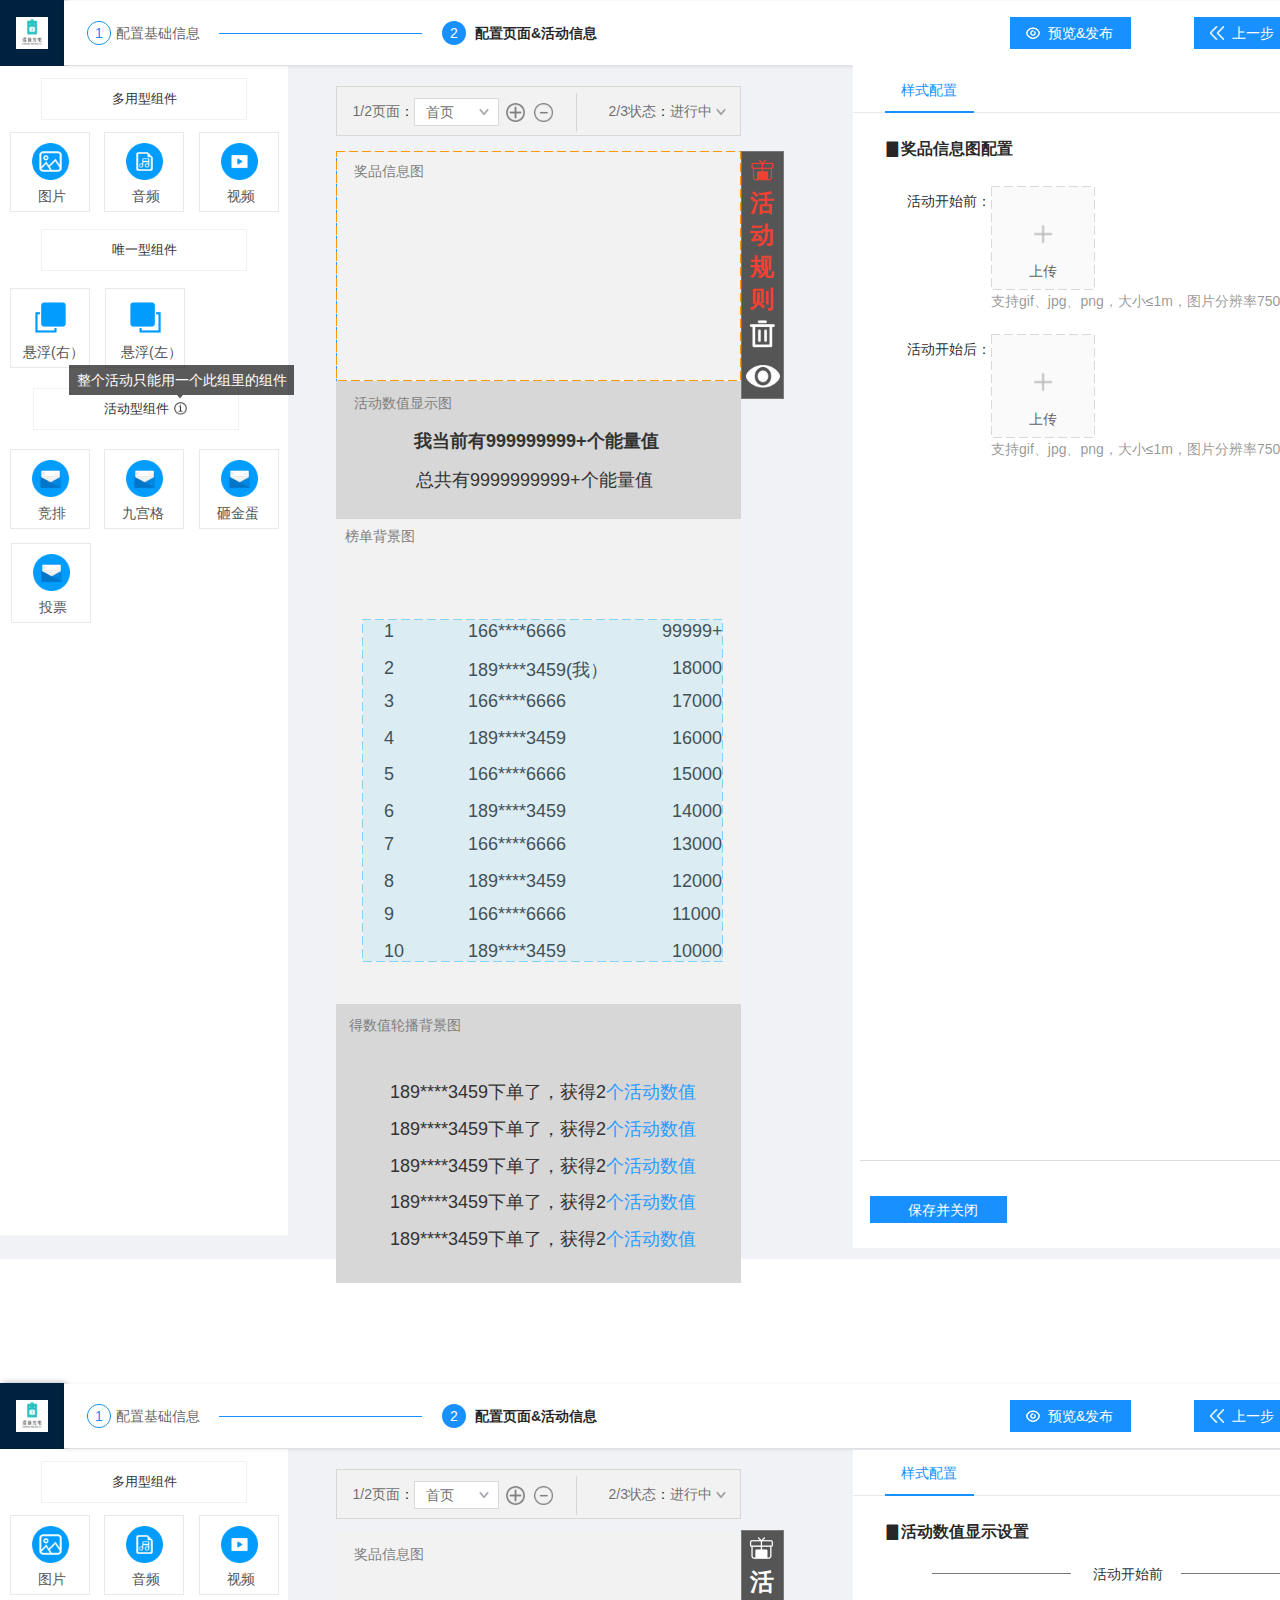
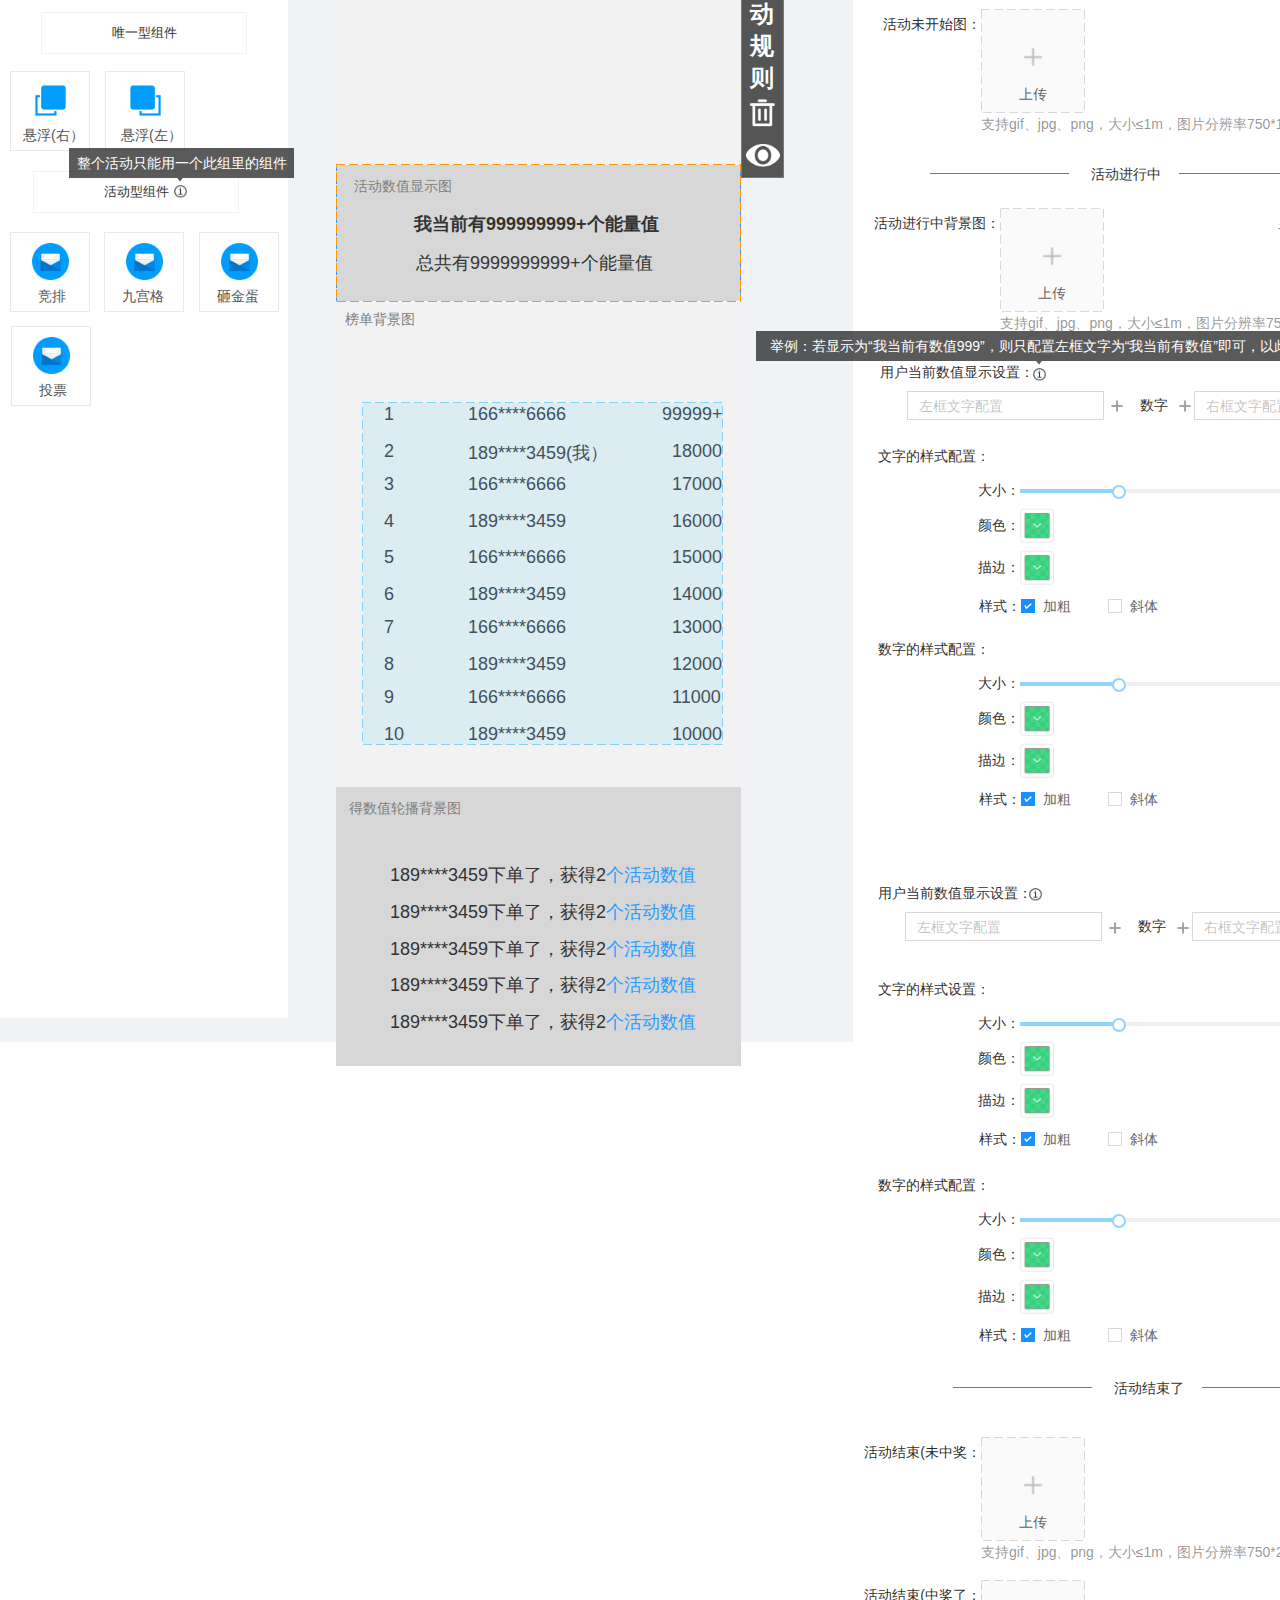
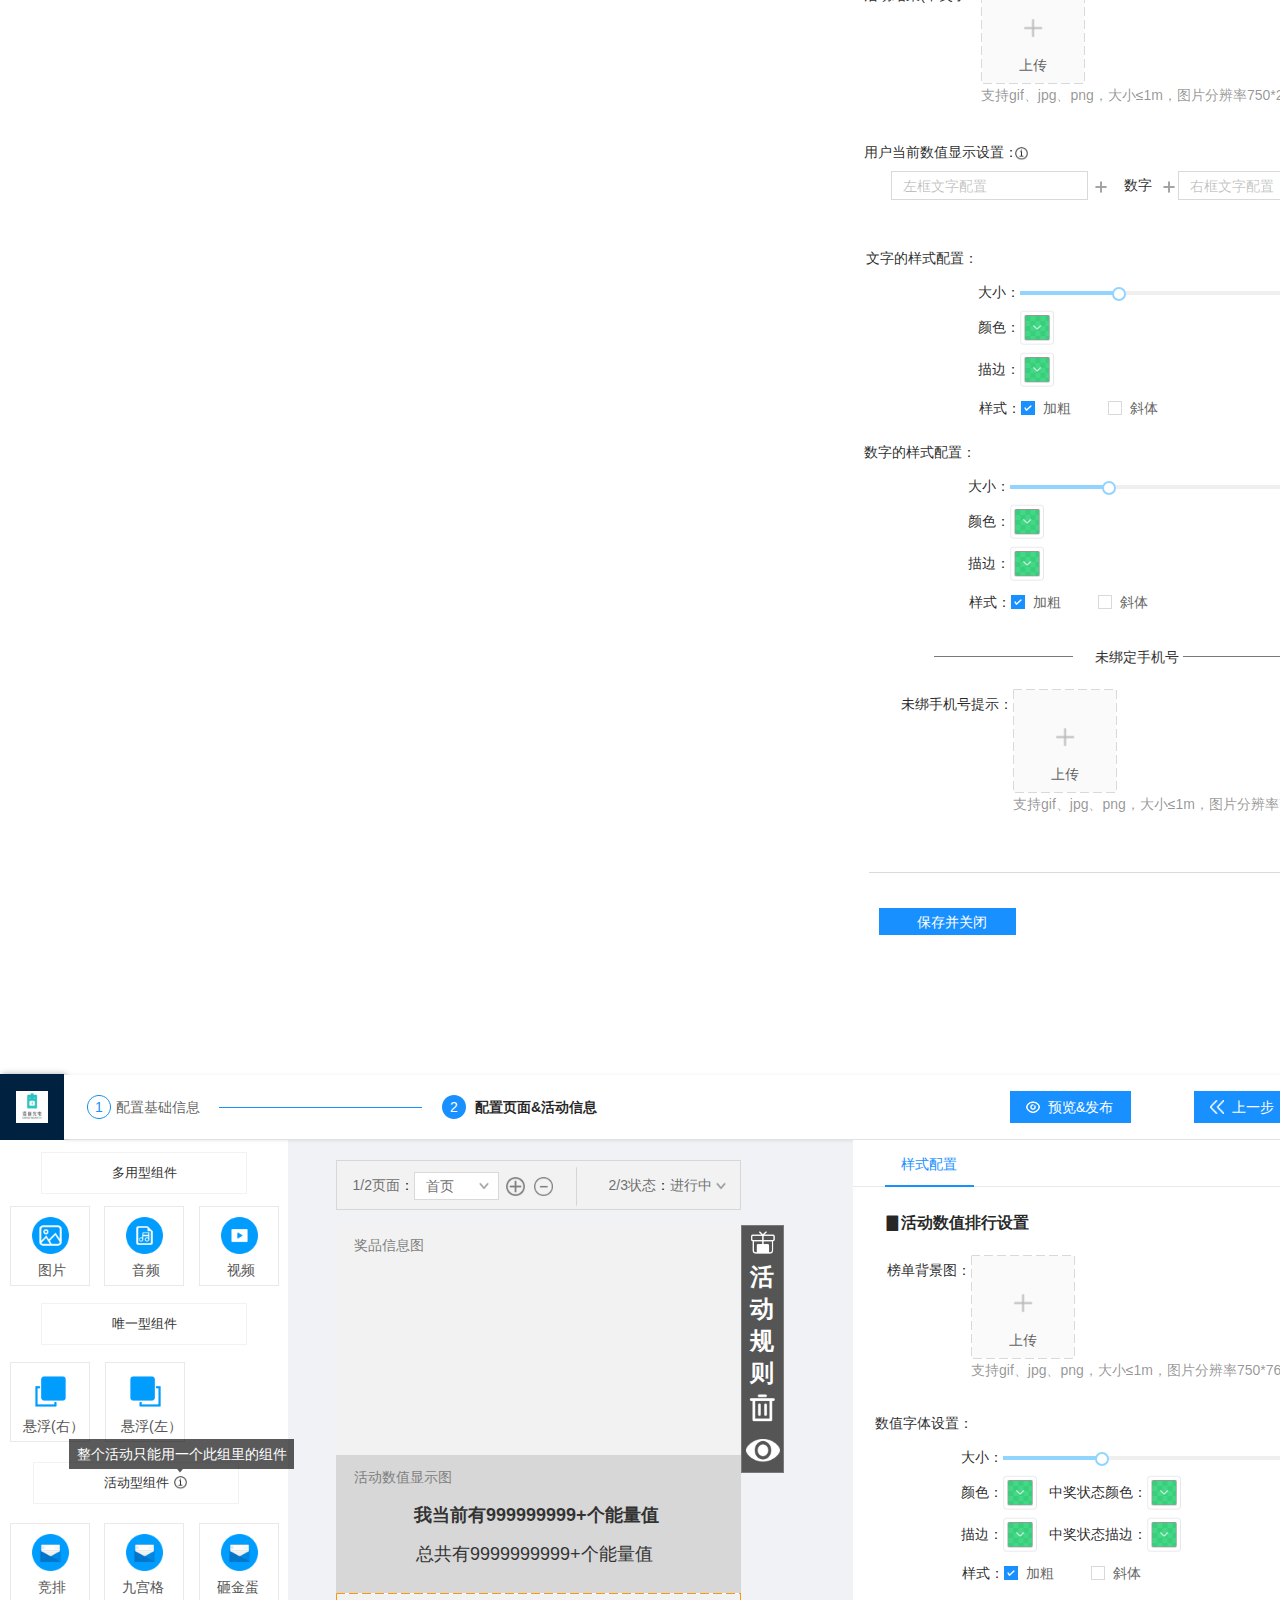
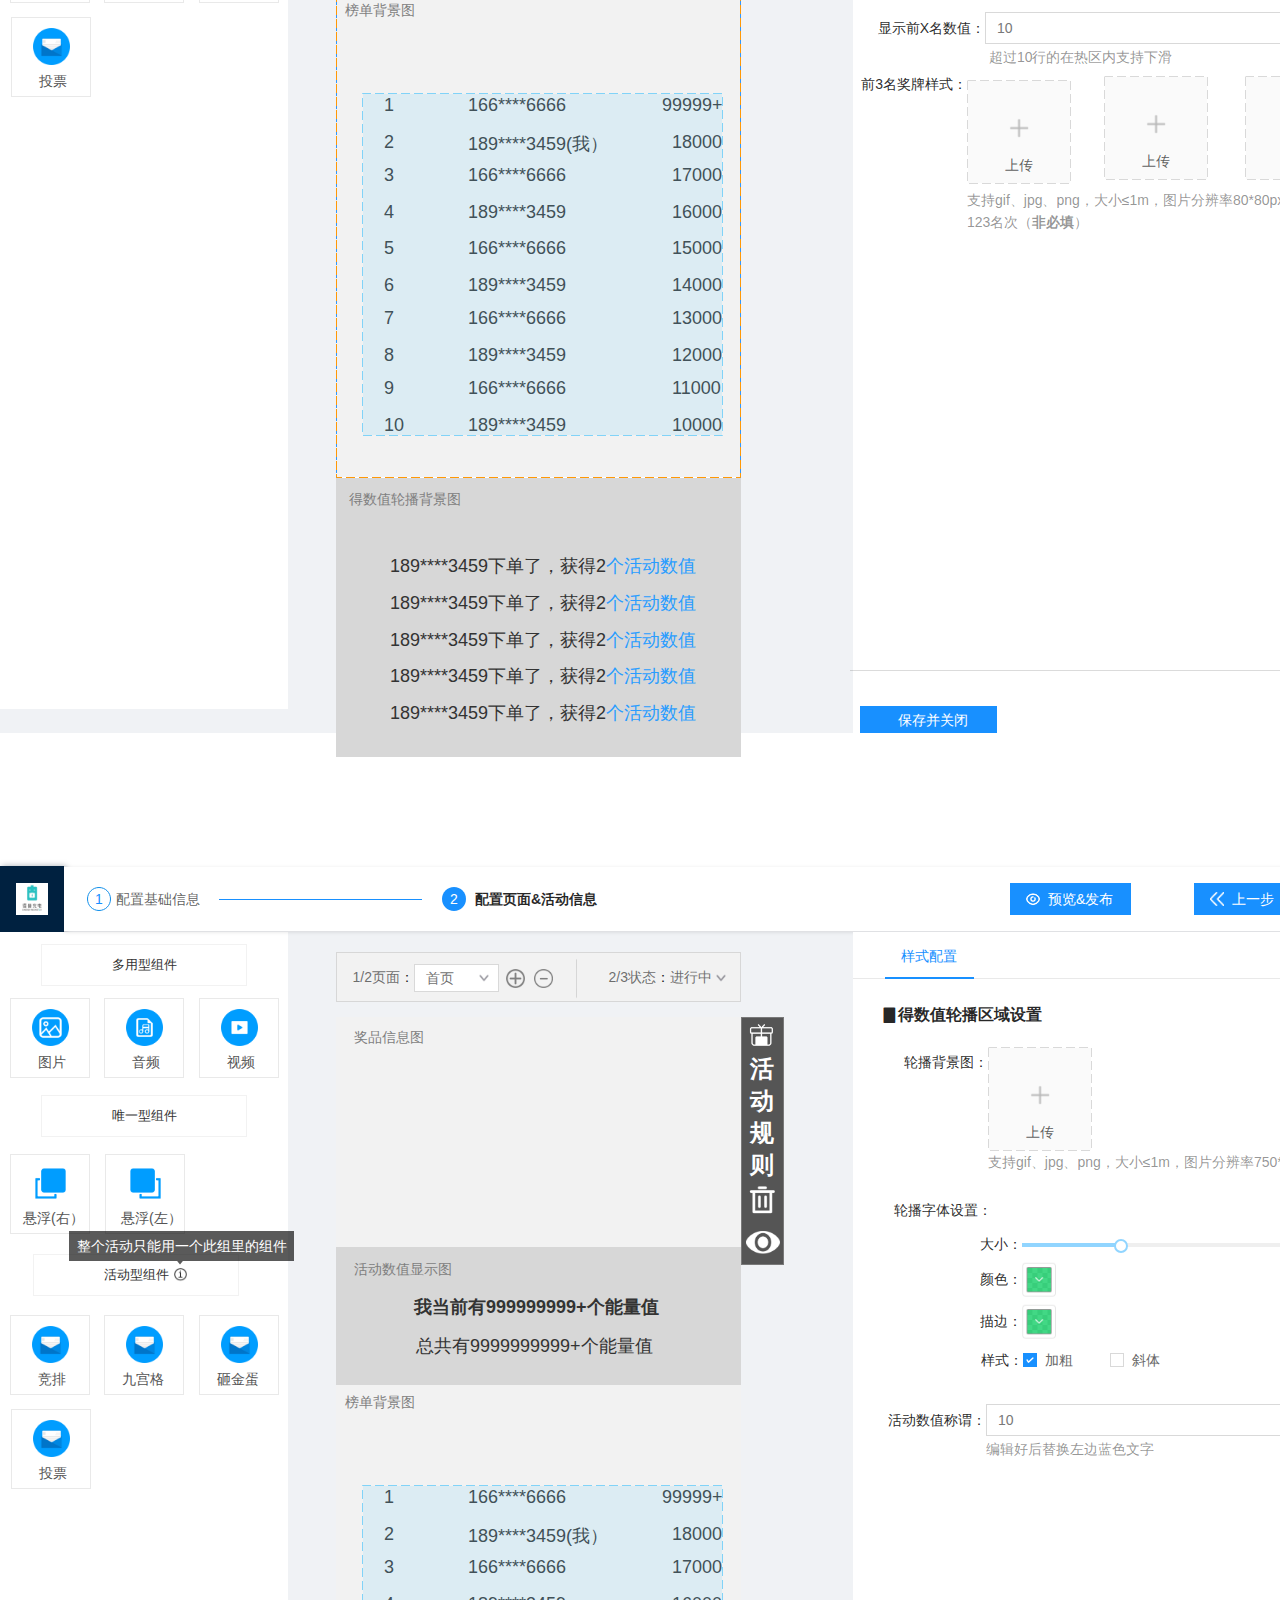
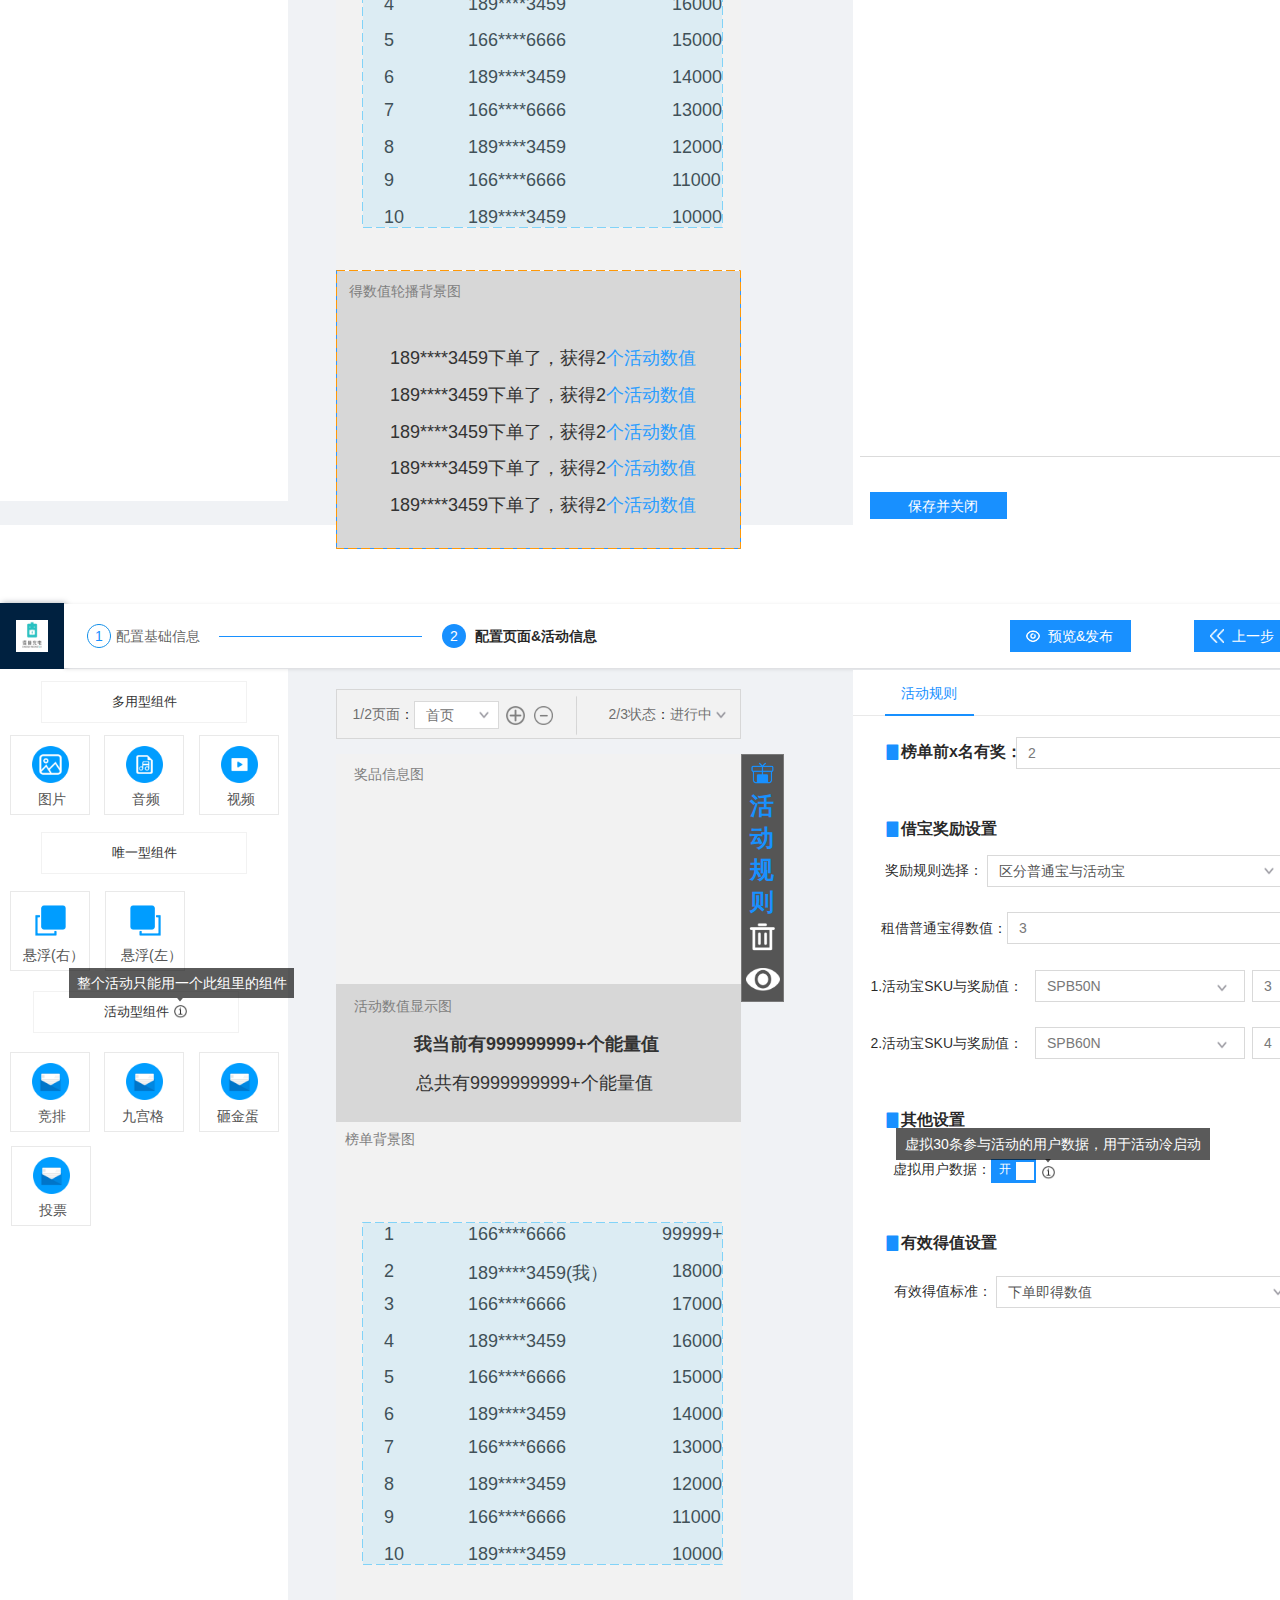
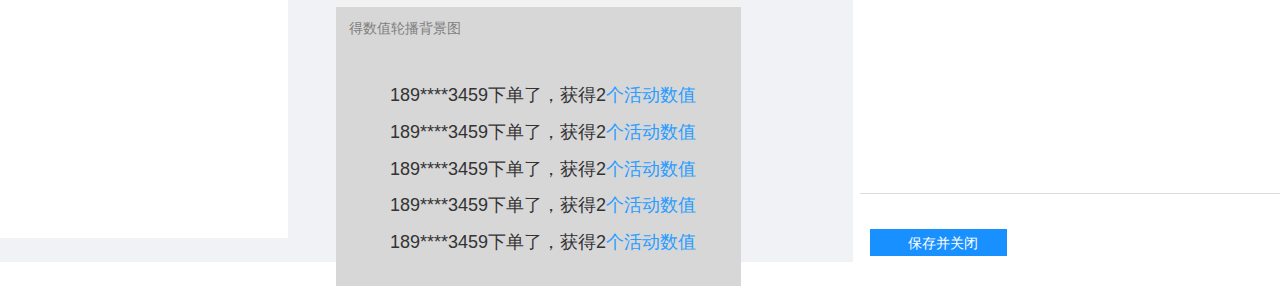
<file: 创建活动-step2竞排活动.html>
﻿<!DOCTYPE html>
<html>
  <head>
    <title>创建活动-Step2竞排活动</title>
    <meta http-equiv="X-UA-Compatible" content="IE=edge"/>
    <meta http-equiv="content-type" content="text/html; charset=utf-8"/>
    <link href="resources/css/axure_rp_page.css" type="text/css" rel="stylesheet"/>
    <link href="data/styles.css" type="text/css" rel="stylesheet"/>
    <link href="files/创建活动-step2竞排活动/styles.css" type="text/css" rel="stylesheet"/>
    <script src="resources/scripts/jquery-3.2.1.min.js"></script>
    <script src="resources/scripts/axure/axQuery.js"></script>
    <script src="resources/scripts/axure/globals.js"></script>
    <script src="resources/scripts/axutils.js"></script>
    <script src="resources/scripts/axure/annotation.js"></script>
    <script src="resources/scripts/axure/axQuery.std.js"></script>
    <script src="resources/scripts/axure/doc.js"></script>
    <script src="resources/scripts/messagecenter.js"></script>
    <script src="resources/scripts/axure/events.js"></script>
    <script src="resources/scripts/axure/recording.js"></script>
    <script src="resources/scripts/axure/action.js"></script>
    <script src="resources/scripts/axure/expr.js"></script>
    <script src="resources/scripts/axure/geometry.js"></script>
    <script src="resources/scripts/axure/flyout.js"></script>
    <script src="resources/scripts/axure/model.js"></script>
    <script src="resources/scripts/axure/repeater.js"></script>
    <script src="resources/scripts/axure/sto.js"></script>
    <script src="resources/scripts/axure/utils.temp.js"></script>
    <script src="resources/scripts/axure/variables.js"></script>
    <script src="resources/scripts/axure/drag.js"></script>
    <script src="resources/scripts/axure/move.js"></script>
    <script src="resources/scripts/axure/visibility.js"></script>
    <script src="resources/scripts/axure/style.js"></script>
    <script src="resources/scripts/axure/adaptive.js"></script>
    <script src="resources/scripts/axure/tree.js"></script>
    <script src="resources/scripts/axure/init.temp.js"></script>
    <script src="resources/scripts/axure/legacy.js"></script>
    <script src="resources/scripts/axure/viewer.js"></script>
    <script src="resources/scripts/axure/math.js"></script>
    <script src="resources/scripts/axure/jquery.nicescroll.min.js"></script>
    <script src="data/document.js"></script>
    <script src="files/创建活动-step2竞排活动/data.js"></script>
    <script type="text/javascript">
      $axure.utils.getTransparentGifPath = function() { return 'resources/images/transparent.gif'; };
      $axure.utils.getOtherPath = function() { return 'resources/Other.html'; };
      $axure.utils.getReloadPath = function() { return 'resources/reload.html'; };
    </script>
  </head>
  <body>
    <div id="base" class="">

      <!-- Unnamed (矩形) -->
      <div id="u1833" class="ax_default shape">
        <div id="u1833_div" class=""></div>
        <div id="u1833_text" class="text " style="display:none; visibility: hidden">
          <p></p>
        </div>
      </div>

      <!-- Unnamed (组合) -->
      <div id="u1834" class="ax_default" data-left="0" data-top="0" data-width="64" data-height="66">

        <!-- Unnamed (矩形) -->
        <div id="u1835" class="ax_default shape">
          <div id="u1835_div" class=""></div>
          <div id="u1835_text" class="text " style="display:none; visibility: hidden">
            <p></p>
          </div>
        </div>

        <!-- Unnamed (图片 ) -->
        <div id="u1836" class="ax_default image1">
          <img id="u1836_img" class="img " src="images/创建活动-step1配置基础信息/u680.jpg"/>
          <div id="u1836_text" class="text " style="display:none; visibility: hidden">
            <p></p>
          </div>
        </div>
      </div>

      <!-- Unnamed (组合) -->
      <div id="u1837" class="ax_default" data-left="0" data-top="66" data-width="288" data-height="1169">

        <!-- Unnamed (组合) -->
        <div id="u1838" class="ax_default" data-left="0" data-top="66" data-width="288" data-height="1169">

          <!-- Unnamed (矩形) -->
          <div id="u1839" class="ax_default shape">
            <div id="u1839_div" class=""></div>
            <div id="u1839_text" class="text " style="display:none; visibility: hidden">
              <p></p>
            </div>
          </div>
        </div>

        <!-- Unnamed (组合) -->
        <div id="u1840" class="ax_default" data-left="10" data-top="132" data-width="80" data-height="80">

          <!-- Unnamed (组合) -->
          <div id="u1841" class="ax_default" data-left="10" data-top="132" data-width="80" data-height="80">

            <!-- Unnamed (矩形) -->
            <div id="u1842" class="ax_default box_1">
              <div id="u1842_div" class=""></div>
              <div id="u1842_text" class="text " style="display:none; visibility: hidden">
                <p></p>
              </div>
            </div>

            <!-- Unnamed (组合) -->
            <div id="u1843" class="ax_default" data-left="32" data-top="143" data-width="37" data-height="37">

              <!-- Unnamed (图片 ) -->
              <div id="u1844" class="ax_default image1">
                <img id="u1844_img" class="img " src="images/创建活动-step2编辑页面/u895.png"/>
                <div id="u1844_text" class="text " style="display:none; visibility: hidden">
                  <p></p>
                </div>
              </div>
            </div>
          </div>

          <!-- Unnamed (矩形) -->
          <div id="u1845" class="ax_default label">
            <div id="u1845_div" class=""></div>
            <div id="u1845_text" class="text ">
              <p><span>图片</span></p>
            </div>
          </div>
        </div>

        <!-- Unnamed (矩形) -->
        <div id="u1846" class="ax_default box_1">
          <div id="u1846_div" class=""></div>
          <div id="u1846_text" class="text ">
            <p><span>多用型组件</span></p>
          </div>
        </div>

        <!-- Unnamed (矩形) -->
        <div id="u1847" class="ax_default box_1">
          <div id="u1847_div" class=""></div>
          <div id="u1847_text" class="text ">
            <p><span>唯一型组件</span></p>
          </div>
        </div>

        <!-- Unnamed (组合) -->
        <div id="u1848" class="ax_default" data-left="104" data-top="132" data-width="80" data-height="80">

          <!-- Unnamed (组合) -->
          <div id="u1849" class="ax_default" data-left="104" data-top="132" data-width="80" data-height="80">

            <!-- Unnamed (矩形) -->
            <div id="u1850" class="ax_default box_1">
              <div id="u1850_div" class=""></div>
              <div id="u1850_text" class="text " style="display:none; visibility: hidden">
                <p></p>
              </div>
            </div>

            <!-- Unnamed (组合) -->
            <div id="u1851" class="ax_default" data-left="126" data-top="143" data-width="37" data-height="37">

              <!-- Unnamed (图片 ) -->
              <div id="u1852" class="ax_default image1">
                <img id="u1852_img" class="img " src="images/创建活动-step2编辑页面/u903.png"/>
                <div id="u1852_text" class="text " style="display:none; visibility: hidden">
                  <p></p>
                </div>
              </div>
            </div>
          </div>

          <!-- Unnamed (矩形) -->
          <div id="u1853" class="ax_default label">
            <div id="u1853_div" class=""></div>
            <div id="u1853_text" class="text ">
              <p><span>音频</span></p>
            </div>
          </div>
        </div>

        <!-- Unnamed (组合) -->
        <div id="u1854" class="ax_default" data-left="199" data-top="132" data-width="80" data-height="80">

          <!-- Unnamed (组合) -->
          <div id="u1855" class="ax_default" data-left="199" data-top="132" data-width="80" data-height="80">

            <!-- Unnamed (矩形) -->
            <div id="u1856" class="ax_default box_1">
              <div id="u1856_div" class=""></div>
              <div id="u1856_text" class="text " style="display:none; visibility: hidden">
                <p></p>
              </div>
            </div>

            <!-- Unnamed (组合) -->
            <div id="u1857" class="ax_default" data-left="221" data-top="143" data-width="37" data-height="37">

              <!-- Unnamed (图片 ) -->
              <div id="u1858" class="ax_default image1">
                <img id="u1858_img" class="img " src="images/创建活动-step2编辑页面/u909.png"/>
                <div id="u1858_text" class="text " style="display:none; visibility: hidden">
                  <p></p>
                </div>
              </div>
            </div>
          </div>

          <!-- Unnamed (矩形) -->
          <div id="u1859" class="ax_default label">
            <div id="u1859_div" class=""></div>
            <div id="u1859_text" class="text ">
              <p><span>视频</span></p>
            </div>
          </div>
        </div>

        <!-- Unnamed (组合) -->
        <div id="u1860" class="ax_default" data-left="105" data-top="288" data-width="80" data-height="80">

          <!-- Unnamed (组合) -->
          <div id="u1861" class="ax_default" data-left="105" data-top="288" data-width="80" data-height="80">

            <!-- Unnamed (矩形) -->
            <div id="u1862" class="ax_default box_1">
              <div id="u1862_div" class=""></div>
              <div id="u1862_text" class="text " style="display:none; visibility: hidden">
                <p></p>
              </div>
            </div>

            <!-- Unnamed (组合) -->
            <div id="u1863" class="ax_default" data-left="127" data-top="299" data-width="37" data-height="37">

              <!-- Unnamed (图片 ) -->
              <div id="u1864" class="ax_default image1">
                <img id="u1864_img" class="img " src="images/创建活动-step2编辑页面/u915.png"/>
                <div id="u1864_text" class="text " style="display:none; visibility: hidden">
                  <p></p>
                </div>
              </div>
            </div>
          </div>

          <!-- Unnamed (矩形) -->
          <div id="u1865" class="ax_default label">
            <div id="u1865_div" class=""></div>
            <div id="u1865_text" class="text ">
              <p><span>悬浮(左）</span></p>
            </div>
          </div>
        </div>

        <!-- Unnamed (组合) -->
        <div id="u1866" class="ax_default" data-left="10" data-top="288" data-width="80" data-height="80">

          <!-- Unnamed (组合) -->
          <div id="u1867" class="ax_default" data-left="10" data-top="288" data-width="80" data-height="80">

            <!-- Unnamed (矩形) -->
            <div id="u1868" class="ax_default box_1">
              <div id="u1868_div" class=""></div>
              <div id="u1868_text" class="text " style="display:none; visibility: hidden">
                <p></p>
              </div>
            </div>

            <!-- Unnamed (组合) -->
            <div id="u1869" class="ax_default" data-left="32" data-top="299" data-width="37" data-height="37">

              <!-- Unnamed (图片 ) -->
              <div id="u1870" class="ax_default image1">
                <img id="u1870_img" class="img " src="images/创建活动-step2编辑页面/u921.png"/>
                <div id="u1870_text" class="text " style="display:none; visibility: hidden">
                  <p></p>
                </div>
              </div>
            </div>
          </div>

          <!-- Unnamed (矩形) -->
          <div id="u1871" class="ax_default label">
            <div id="u1871_div" class=""></div>
            <div id="u1871_text" class="text ">
              <p><span>悬浮(右）</span></p>
            </div>
          </div>
        </div>

        <!-- Unnamed (组合) -->
        <div id="u1872" class="ax_default" data-left="10" data-top="449" data-width="80" data-height="80">

          <!-- Unnamed (组合) -->
          <div id="u1873" class="ax_default" data-left="10" data-top="449" data-width="80" data-height="80">

            <!-- Unnamed (矩形) -->
            <div id="u1874" class="ax_default box_1">
              <div id="u1874_div" class=""></div>
              <div id="u1874_text" class="text " style="display:none; visibility: hidden">
                <p></p>
              </div>
            </div>

            <!-- Unnamed (组合) -->
            <div id="u1875" class="ax_default" data-left="32" data-top="460" data-width="37" data-height="37">

              <!-- Unnamed (图片 ) -->
              <div id="u1876" class="ax_default image1">
                <img id="u1876_img" class="img " src="images/创建活动-step2编辑页面/u927.png"/>
                <div id="u1876_text" class="text " style="display:none; visibility: hidden">
                  <p></p>
                </div>
              </div>
            </div>
          </div>

          <!-- Unnamed (矩形) -->
          <div id="u1877" class="ax_default label">
            <div id="u1877_div" class=""></div>
            <div id="u1877_text" class="text ">
              <p><span>竞排</span></p>
            </div>
          </div>
        </div>

        <!-- Unnamed (组合) -->
        <div id="u1878" class="ax_default" data-left="104" data-top="449" data-width="80" data-height="80">

          <!-- Unnamed (组合) -->
          <div id="u1879" class="ax_default" data-left="104" data-top="449" data-width="80" data-height="80">

            <!-- Unnamed (矩形) -->
            <div id="u1880" class="ax_default box_1">
              <div id="u1880_div" class=""></div>
              <div id="u1880_text" class="text " style="display:none; visibility: hidden">
                <p></p>
              </div>
            </div>

            <!-- Unnamed (组合) -->
            <div id="u1881" class="ax_default" data-left="126" data-top="460" data-width="37" data-height="37">

              <!-- Unnamed (图片 ) -->
              <div id="u1882" class="ax_default image1">
                <img id="u1882_img" class="img " src="images/创建活动-step2编辑页面/u927.png"/>
                <div id="u1882_text" class="text " style="display:none; visibility: hidden">
                  <p></p>
                </div>
              </div>
            </div>
          </div>

          <!-- Unnamed (矩形) -->
          <div id="u1883" class="ax_default label">
            <div id="u1883_div" class=""></div>
            <div id="u1883_text" class="text ">
              <p><span>九宫格</span></p>
            </div>
          </div>
        </div>

        <!-- Unnamed (组合) -->
        <div id="u1884" class="ax_default" data-left="199" data-top="449" data-width="80" data-height="80">

          <!-- Unnamed (组合) -->
          <div id="u1885" class="ax_default" data-left="199" data-top="449" data-width="80" data-height="80">

            <!-- Unnamed (矩形) -->
            <div id="u1886" class="ax_default box_1">
              <div id="u1886_div" class=""></div>
              <div id="u1886_text" class="text " style="display:none; visibility: hidden">
                <p></p>
              </div>
            </div>

            <!-- Unnamed (组合) -->
            <div id="u1887" class="ax_default" data-left="221" data-top="460" data-width="37" data-height="37">

              <!-- Unnamed (图片 ) -->
              <div id="u1888" class="ax_default image1">
                <img id="u1888_img" class="img " src="images/创建活动-step2编辑页面/u927.png"/>
                <div id="u1888_text" class="text " style="display:none; visibility: hidden">
                  <p></p>
                </div>
              </div>
            </div>
          </div>

          <!-- Unnamed (矩形) -->
          <div id="u1889" class="ax_default label">
            <div id="u1889_div" class=""></div>
            <div id="u1889_text" class="text ">
              <p><span>砸金蛋</span></p>
            </div>
          </div>
        </div>

        <!-- Unnamed (组合) -->
        <div id="u1890" class="ax_default" data-left="11" data-top="543" data-width="80" data-height="80">

          <!-- Unnamed (组合) -->
          <div id="u1891" class="ax_default" data-left="11" data-top="543" data-width="80" data-height="80">

            <!-- Unnamed (矩形) -->
            <div id="u1892" class="ax_default box_1">
              <div id="u1892_div" class=""></div>
              <div id="u1892_text" class="text " style="display:none; visibility: hidden">
                <p></p>
              </div>
            </div>

            <!-- Unnamed (组合) -->
            <div id="u1893" class="ax_default" data-left="33" data-top="554" data-width="37" data-height="37">

              <!-- Unnamed (图片 ) -->
              <div id="u1894" class="ax_default image1">
                <img id="u1894_img" class="img " src="images/创建活动-step2编辑页面/u927.png"/>
                <div id="u1894_text" class="text " style="display:none; visibility: hidden">
                  <p></p>
                </div>
              </div>
            </div>
          </div>

          <!-- Unnamed (矩形) -->
          <div id="u1895" class="ax_default label">
            <div id="u1895_div" class=""></div>
            <div id="u1895_text" class="text ">
              <p><span>投票</span></p>
            </div>
          </div>
        </div>

        <!-- Unnamed (矩形) -->
        <div id="u1896" class="ax_default box_1">
          <div id="u1896_div" class=""></div>
          <div id="u1896_text" class="text ">
            <p><span>活动型组件</span></p>
          </div>
        </div>
      </div>

      <!-- Unnamed (组合) -->
      <div id="u1897" class="ax_default" data-left="64" data-top="1" data-width="1376" data-height="64">

        <!-- Unnamed (矩形) -->
        <div id="u1898" class="ax_default box_21">
          <div id="u1898_div" class=""></div>
          <div id="u1898_text" class="text " style="display:none; visibility: hidden">
            <p></p>
          </div>
        </div>
      </div>

      <!-- Unnamed (组合) -->
      <div id="u1899" class="ax_default" data-left="107" data-top="21" data-width="503" data-height="24">

        <!-- Unnamed (组合) -->
        <div id="u1900" class="ax_default" data-left="107" data-top="22" data-width="105" data-height="22">

          <!-- Unnamed (矩形) -->
          <div id="u1901" class="ax_default paragraph">
            <div id="u1901_div" class=""></div>
            <div id="u1901_text" class="text ">
              <p><span>配置基础信息</span></p>
            </div>
          </div>

          <!-- Unnamed (组合) -->
          <div id="u1902" class="ax_default" data-left="0" data-top="0" data-width="0" data-height="0">

            <!-- Unnamed (组合) -->
            <div id="u1903" class="ax_default" data-left="0" data-top="0" data-width="0" data-height="0">
            </div>
          </div>
        </div>

        <!-- Unnamed (线段) -->
        <div id="u1904" class="ax_default horizontal_line">
          <img id="u1904_img" class="img " src="images/创建活动-step1配置基础信息/u691.svg"/>
          <div id="u1904_text" class="text " style="display:none; visibility: hidden">
            <p></p>
          </div>
        </div>

        <!-- Unnamed (组合) -->
        <div id="u1905" class="ax_default" data-left="430" data-top="21" data-width="180" data-height="24">

          <!-- Unnamed (矩形) -->
          <div id="u1906" class="ax_default paragraph">
            <div id="u1906_div" class=""></div>
            <div id="u1906_text" class="text ">
              <p><span>配置页面&amp;活动信息</span></p>
            </div>
          </div>

          <!-- Unnamed (圆形) -->
          <div id="u1907" class="ax_default shape">
            <img id="u1907_img" class="img " src="images/创建活动-step1配置基础信息/u697.svg"/>
            <div id="u1907_text" class="text ">
              <p><span>2</span></p>
            </div>
          </div>

          <!-- Unnamed (矩形) -->
          <div id="u1908" class="ax_default box_21">
            <div id="u1908_div" class=""></div>
            <div id="u1908_text" class="text " style="display:none; visibility: hidden">
              <p></p>
            </div>
          </div>
        </div>
      </div>

      <!-- Unnamed (圆形) -->
      <div id="u1909" class="ax_default shape">
        <img id="u1909_img" class="img " src="images/创建活动-step1配置基础信息/u695.svg"/>
        <div id="u1909_text" class="text ">
          <p><span>1</span></p>
        </div>
      </div>

      <!-- Unnamed (组合) -->
      <div id="u1910" class="ax_default" data-left="336" data-top="151" data-width="405" data-height="668">

        <!-- Unnamed (矩形) -->
        <div id="u1911" class="ax_default box_1">
          <div id="u1911_div" class=""></div>
          <div id="u1911_text" class="text " style="display:none; visibility: hidden">
            <p></p>
          </div>
        </div>

        <!-- Unnamed (组合) -->
        <div id="u1912" class="ax_default" data-left="0" data-top="0" data-width="0" data-height="0">
        </div>
      </div>

      <!-- Unnamed (组合) -->
      <div id="u1913" class="ax_default" data-left="336" data-top="86" data-width="405" data-height="50">

        <!-- Unnamed (组合) -->
        <div id="u1914" class="ax_default" data-left="336" data-top="86" data-width="405" data-height="50">

          <!-- Unnamed (矩形) -->
          <div id="u1915" class="ax_default box_2">
            <div id="u1915_div" class=""></div>
            <div id="u1915_text" class="text " style="display:none; visibility: hidden">
              <p></p>
            </div>
          </div>

          <!-- Unnamed (组合) -->
          <div id="u1916" class="ax_default" data-left="349" data-top="95" data-width="363" data-height="35">

            <!-- Unnamed (矩形) -->
            <div id="u1917" class="ax_default shape">
              <div id="u1917_div" class=""></div>
              <div id="u1917_text" class="text ">
                <p><span>首页</span></p>
              </div>
            </div>

            <!-- Unnamed (矩形) -->
            <div id="u1918" class="ax_default heading_1">
              <div id="u1918_div" class=""></div>
              <div id="u1918_text" class="text ">
                <p><span style="color:rgba(85, 85, 85, 0.847058823529412);">1/2页面</span><span style="color:rgba(0, 0, 0, 0.847058823529412);">：</span></p>
              </div>
            </div>

            <!-- Unnamed (组合) -->
            <div id="u1919" class="ax_default" data-left="478" data-top="105" data-width="20" data-height="14">

              <!-- Unnamed (图片 ) -->
              <div id="u1920" class="ax_default image1">
                <img id="u1920_img" class="img " src="images/我的活动/u32.png"/>
                <div id="u1920_text" class="text " style="display:none; visibility: hidden">
                  <p></p>
                </div>
              </div>

              <!-- Unnamed (矩形) -->
              <div id="u1921" class="ax_default box_21">
                <div id="u1921_div" class=""></div>
                <div id="u1921_text" class="text ">
                  <p><span>8</span></p>
                </div>
              </div>
            </div>

            <!-- Unnamed (矩形) -->
            <div id="u1922" class="ax_default heading_1">
              <div id="u1922_div" class=""></div>
              <div id="u1922_text" class="text ">
                <p><span style="color:rgba(85, 85, 85, 0.847058823529412);">2/3状态</span><span style="color:rgba(0, 0, 0, 0.847058823529412);">：</span><span style="color:rgba(85, 85, 85, 0.847058823529412);">进行中</span></p>
              </div>
            </div>
          </div>
        </div>

        <!-- Unnamed (图片 ) -->
        <div id="u1923" class="ax_default _图像">
          <img id="u1923_img" class="img " src="images/创建活动-step2编辑页面/u785.png"/>
          <div id="u1923_text" class="text " style="display:none; visibility: hidden">
            <p></p>
          </div>
        </div>

        <!-- Unnamed (图片 ) -->
        <div id="u1924" class="ax_default _图像">
          <img id="u1924_img" class="img " src="images/创建活动-step2编辑页面/u786.png"/>
          <div id="u1924_text" class="text " style="display:none; visibility: hidden">
            <p></p>
          </div>
        </div>
      </div>

      <!-- Unnamed (组合) -->
      <div id="u1925" class="ax_default" data-left="715" data-top="105" data-width="16" data-height="14">

        <!-- Unnamed (图片 ) -->
        <div id="u1926" class="ax_default image1">
          <img id="u1926_img" class="img " src="images/我的活动/u32.png"/>
          <div id="u1926_text" class="text " style="display:none; visibility: hidden">
            <p></p>
          </div>
        </div>

        <!-- Unnamed (矩形) -->
        <div id="u1927" class="ax_default box_21">
          <div id="u1927_div" class=""></div>
          <div id="u1927_text" class="text ">
            <p><span>8</span></p>
          </div>
        </div>
      </div>

      <!-- Unnamed (图片 ) -->
      <div id="u1928" class="ax_default _图像">
        <img id="u1928_img" class="img " src="images/创建活动-step2编辑页面/u790.png"/>
        <div id="u1928_text" class="text " style="display:none; visibility: hidden">
          <p></p>
        </div>
      </div>

      <!-- Unnamed (组合) -->
      <div id="u1929" class="ax_default" data-left="853" data-top="53" data-width="587" data-height="1195">

        <!-- Unnamed (矩形) -->
        <div id="u1930" class="ax_default shape">
          <div id="u1930_div" class=""></div>
          <div id="u1930_text" class="text " style="display:none; visibility: hidden">
            <p></p>
          </div>
        </div>
      </div>

      <!-- Unnamed (组合) -->
      <div id="u1931" class="ax_default" data-left="907" data-top="186" data-width="524" data-height="126">

        <!-- Unnamed (矩形) -->
        <div id="u1932" class="ax_default heading_1">
          <div id="u1932_div" class=""></div>
          <div id="u1932_text" class="text ">
            <p><span>活动开始前：</span></p>
          </div>
        </div>

        <!-- Unnamed (组合) -->
        <div id="u1933" class="ax_default" data-left="991" data-top="186" data-width="104" data-height="104">

          <!-- Unnamed (矩形) -->
          <div id="u1934" class="ax_default box_21">
            <img id="u1934_img" class="img " src="images/创建活动-step1配置基础信息/u642.svg"/>
            <div id="u1934_text" class="text ">
              <p style="font-size:12px;line-height:normal;"><span style="font-family:'Microsoft Tai Le', sans-serif;color:rgba(0, 0, 0, 0.427450980392157);"><br></span></p><p style="font-size:14px;line-height:22px;"><span style="font-family:'Microsoft YaHei', sans-serif;color:rgba(0, 0, 0, 0.647058823529412);">上传</span></p>
            </div>
          </div>

          <!-- Unnamed (图片 ) -->
          <div id="u1935" class="ax_default image1">
            <img id="u1935_img" class="img " src="images/创建活动-step1配置基础信息/u643.png"/>
            <div id="u1935_text" class="text " style="display:none; visibility: hidden">
              <p></p>
            </div>
          </div>
        </div>

        <!-- Unnamed (矩形) -->
        <div id="u1936" class="ax_default paragraph">
          <div id="u1936_div" class=""></div>
          <div id="u1936_text" class="text ">
            <p><span>支持gif、jpg、png，大小≤1m，图片分辨率750*544px</span></p>
          </div>
        </div>
      </div>

      <!-- Unnamed (组合) -->
      <div id="u1937" class="ax_default" data-left="860" data-top="1160" data-width="571" data-height="63">

        <!-- Unnamed (组合) -->
        <div id="u1938" class="ax_default" data-left="870" data-top="1196" data-width="137" data-height="27">

          <!-- Unnamed (矩形) -->
          <div id="u1939" class="ax_default shape">
            <div id="u1939_div" class=""></div>
            <div id="u1939_text" class="text ">
              <p><span>保存并关闭</span></p>
            </div>
          </div>
        </div>

        <!-- Unnamed (线段) -->
        <div id="u1940" class="ax_default line">
          <img id="u1940_img" class="img " src="images/创建活动-step2编辑页面/u751.svg"/>
          <div id="u1940_text" class="text " style="display:none; visibility: hidden">
            <p></p>
          </div>
        </div>
      </div>

      <!-- Unnamed (组合) -->
      <div id="u1941" class="ax_default" data-left="68" data-top="364" data-width="227" data-height="52">

        <!-- Unnamed (图片 ) -->
        <div id="u1942" class="ax_default image1">
          <img id="u1942_img" class="img " src="images/我的活动/u542.png"/>
          <div id="u1942_text" class="text " style="display:none; visibility: hidden">
            <p></p>
          </div>
        </div>

        <!-- Unnamed (组合) -->
        <div id="u1943" class="ax_default" data-left="68" data-top="364" data-width="227" data-height="36">

          <!-- Unnamed (矩形) -->
          <div id="u1944" class="ax_default shape">
            <img id="u1944_img" class="img " src="images/创建活动-step2编辑页面/u1123.svg"/>
            <div id="u1944_text" class="text ">
              <p><span>整个活动只能用一个此组里的组件</span></p>
            </div>
          </div>

          <!-- Unnamed (Triangle Down) -->
          <div id="u1945" class="ax_default shape">
            <img id="u1945_img" class="img " src="images/我的活动/u547.svg"/>
            <div id="u1945_text" class="text " style="display:none; visibility: hidden">
              <p></p>
            </div>
          </div>
        </div>
      </div>

      <!-- Unnamed (组合) -->
      <div id="u1946" class="ax_default" data-left="853" data-top="67" data-width="587" data-height="46">

        <!-- Unnamed (矩形) -->
        <div id="u1947" class="ax_default box_21">
          <div id="u1947_div" class=""></div>
          <div id="u1947_text" class="text " style="display:none; visibility: hidden">
            <p></p>
          </div>
        </div>

        <!-- Unnamed (组合) -->
        <div id="u1948" class="ax_default" data-left="885" data-top="67" data-width="89" data-height="46">

          <!-- Unnamed (矩形) -->
          <div id="u1949" class="ax_default box_21">
            <div id="u1949_div" class=""></div>
            <div id="u1949_text" class="text ">
              <p><span>样式配置</span></p>
            </div>
          </div>
        </div>
      </div>

      <!-- Unnamed (矩形) -->
      <div id="u1950" class="ax_default box_21">
        <img id="u1950_img" class="img " src="images/创建活动-step2竞排活动/u1950.svg"/>
        <div id="u1950_text" class="text " style="display:none; visibility: hidden">
          <p></p>
        </div>
      </div>

      <!-- Unnamed (组合) -->
      <div id="u1951" class="ax_default" data-left="336" data-top="151" data-width="405" data-height="230">

        <!-- Unnamed (矩形) -->
        <div id="u1952" class="ax_default box_21">
          <img id="u1952_img" class="img " src="images/创建活动-step2竞排活动/u1952.svg"/>
          <div id="u1952_text" class="text " style="display:none; visibility: hidden">
            <p></p>
          </div>
        </div>

        <!-- Unnamed (矩形) -->
        <div id="u1953" class="ax_default label">
          <div id="u1953_div" class=""></div>
          <div id="u1953_text" class="text ">
            <p><span>奖品信息图</span></p>
          </div>
        </div>
      </div>

      <!-- Unnamed (组合) -->
      <div id="u1954" class="ax_default" data-left="336" data-top="381" data-width="405" data-height="138">

        <!-- Unnamed (矩形) -->
        <div id="u1955" class="ax_default box_21">
          <div id="u1955_div" class=""></div>
          <div id="u1955_text" class="text " style="display:none; visibility: hidden">
            <p></p>
          </div>
        </div>

        <!-- Unnamed (矩形) -->
        <div id="u1956" class="ax_default label">
          <div id="u1956_div" class=""></div>
          <div id="u1956_text" class="text ">
            <p><span>活动数值显示图</span></p>
          </div>
        </div>
      </div>

      <!-- Unnamed (组合) -->
      <div id="u1957" class="ax_default" data-left="853" data-top="113" data-width="161" data-height="68">

        <!-- Unnamed (矩形) -->
        <div id="u1958" class="ax_default heading_1">
          <div id="u1958_div" class=""></div>
          <div id="u1958_text" class="text ">
            <p><span>▊奖品信息图配置</span></p>
          </div>
        </div>

        <!-- Unnamed (矩形) -->
        <div id="u1959" class="ax_default box_21">
          <div id="u1959_div" class=""></div>
          <div id="u1959_text" class="text ">
            <p><span>24</span></p>
          </div>
        </div>

        <!-- Unnamed (矩形) -->
        <div id="u1960" class="ax_default box_21">
          <div id="u1960_div" class=""></div>
          <div id="u1960_text" class="text ">
            <p><span>24</span></p>
          </div>
        </div>
      </div>

      <!-- Unnamed (组合) -->
      <div id="u1961" class="ax_default" data-left="336" data-top="519" data-width="405" data-height="485">

        <!-- Unnamed (矩形) -->
        <div id="u1962" class="ax_default box_21">
          <div id="u1962_div" class=""></div>
          <div id="u1962_text" class="text " style="display:none; visibility: hidden">
            <p></p>
          </div>
        </div>

        <!-- Unnamed (矩形) -->
        <div id="u1963" class="ax_default label">
          <div id="u1963_div" class=""></div>
          <div id="u1963_text" class="text ">
            <p><span>榜单背景图</span></p>
          </div>
        </div>
      </div>

      <!-- Unnamed (组合) -->
      <div id="u1964" class="ax_default" data-left="336" data-top="1004" data-width="405" data-height="279">

        <!-- Unnamed (矩形) -->
        <div id="u1965" class="ax_default box_21">
          <div id="u1965_div" class=""></div>
          <div id="u1965_text" class="text " style="display:none; visibility: hidden">
            <p></p>
          </div>
        </div>

        <!-- Unnamed (矩形) -->
        <div id="u1966" class="ax_default label">
          <div id="u1966_div" class=""></div>
          <div id="u1966_text" class="text ">
            <p><span>得数值轮播背景图</span></p>
          </div>
        </div>
      </div>

      <!-- Unnamed (组合) -->
      <div id="u1967" class="ax_default" data-left="907" data-top="334" data-width="524" data-height="126">

        <!-- Unnamed (矩形) -->
        <div id="u1968" class="ax_default heading_1">
          <div id="u1968_div" class=""></div>
          <div id="u1968_text" class="text ">
            <p><span>活动开始后：</span></p>
          </div>
        </div>

        <!-- Unnamed (组合) -->
        <div id="u1969" class="ax_default" data-left="991" data-top="334" data-width="104" data-height="104">

          <!-- Unnamed (矩形) -->
          <div id="u1970" class="ax_default box_21">
            <img id="u1970_img" class="img " src="images/创建活动-step1配置基础信息/u642.svg"/>
            <div id="u1970_text" class="text ">
              <p style="font-size:12px;line-height:normal;"><span style="font-family:'Microsoft Tai Le', sans-serif;color:rgba(0, 0, 0, 0.427450980392157);"><br></span></p><p style="font-size:14px;line-height:22px;"><span style="font-family:'Microsoft YaHei', sans-serif;color:rgba(0, 0, 0, 0.647058823529412);">上传</span></p>
            </div>
          </div>

          <!-- Unnamed (图片 ) -->
          <div id="u1971" class="ax_default image1">
            <img id="u1971_img" class="img " src="images/创建活动-step1配置基础信息/u643.png"/>
            <div id="u1971_text" class="text " style="display:none; visibility: hidden">
              <p></p>
            </div>
          </div>
        </div>

        <!-- Unnamed (矩形) -->
        <div id="u1972" class="ax_default paragraph">
          <div id="u1972_div" class=""></div>
          <div id="u1972_text" class="text ">
            <p><span>支持gif、jpg、png，大小≤1m，图片分辨率750*544px</span></p>
          </div>
        </div>
      </div>

      <!-- Unnamed (矩形) -->
      <div id="u1973" class="ax_default _标题_3">
        <div id="u1973_div" class=""></div>
        <div id="u1973_text" class="text ">
          <p><span>我当前有999999999+个能量值</span></p>
        </div>
      </div>

      <!-- Unnamed (矩形) -->
      <div id="u1974" class="ax_default _标题_3">
        <div id="u1974_div" class=""></div>
        <div id="u1974_text" class="text ">
          <p><span>总共有9999999999+个能量值</span></p>
        </div>
      </div>

      <!-- Unnamed (组合) -->
      <div id="u1975" class="ax_default" data-left="369" data-top="621" data-width="355" data-height="341">

        <!-- Unnamed (组合) -->
        <div id="u1976" class="ax_default" data-left="369" data-top="658" data-width="354" data-height="25">

          <!-- Unnamed (矩形) -->
          <div id="u1977" class="ax_default _标题_3 selected">
            <div id="u1977_div" class="selected"></div>
            <div id="u1977_text" class="text ">
              <p><span>&nbsp;&nbsp; 2</span></p>
            </div>
          </div>

          <!-- Unnamed (矩形) -->
          <div id="u1978" class="ax_default _标题_3 selected">
            <div id="u1978_div" class="selected"></div>
            <div id="u1978_text" class="text ">
              <p><span>189****3459(我）</span></p>
            </div>
          </div>

          <!-- Unnamed (矩形) -->
          <div id="u1979" class="ax_default _标题_3 selected">
            <div id="u1979_div" class="selected"></div>
            <div id="u1979_text" class="text ">
              <p><span>&nbsp; 18000</span></p>
            </div>
          </div>
        </div>

        <!-- Unnamed (组合) -->
        <div id="u1980" class="ax_default" data-left="369" data-top="621" data-width="355" data-height="21">

          <!-- Unnamed (矩形) -->
          <div id="u1981" class="ax_default _标题_3 selected">
            <div id="u1981_div" class="selected"></div>
            <div id="u1981_text" class="text ">
              <p><span>&nbsp;&nbsp; 1</span></p>
            </div>
          </div>

          <!-- Unnamed (矩形) -->
          <div id="u1982" class="ax_default _标题_3 selected">
            <div id="u1982_div" class="selected"></div>
            <div id="u1982_text" class="text ">
              <p><span>166****6666</span></p>
            </div>
          </div>

          <!-- Unnamed (矩形) -->
          <div id="u1983" class="ax_default _标题_3 selected">
            <div id="u1983_div" class="selected"></div>
            <div id="u1983_text" class="text ">
              <p><span>99999+</span></p>
            </div>
          </div>
        </div>

        <!-- Unnamed (组合) -->
        <div id="u1984" class="ax_default" data-left="369" data-top="728" data-width="354" data-height="21">

          <!-- Unnamed (矩形) -->
          <div id="u1985" class="ax_default _标题_3 selected">
            <div id="u1985_div" class="selected"></div>
            <div id="u1985_text" class="text ">
              <p><span>&nbsp;&nbsp; 4</span></p>
            </div>
          </div>

          <!-- Unnamed (矩形) -->
          <div id="u1986" class="ax_default _标题_3 selected">
            <div id="u1986_div" class="selected"></div>
            <div id="u1986_text" class="text ">
              <p><span>189****3459</span></p>
            </div>
          </div>

          <!-- Unnamed (矩形) -->
          <div id="u1987" class="ax_default _标题_3 selected">
            <div id="u1987_div" class="selected"></div>
            <div id="u1987_text" class="text ">
              <p><span>&nbsp; 16000</span></p>
            </div>
          </div>
        </div>

        <!-- Unnamed (组合) -->
        <div id="u1988" class="ax_default" data-left="369" data-top="691" data-width="354" data-height="21">

          <!-- Unnamed (矩形) -->
          <div id="u1989" class="ax_default _标题_3 selected">
            <div id="u1989_div" class="selected"></div>
            <div id="u1989_text" class="text ">
              <p><span>&nbsp;&nbsp; 3</span></p>
            </div>
          </div>

          <!-- Unnamed (矩形) -->
          <div id="u1990" class="ax_default _标题_3 selected">
            <div id="u1990_div" class="selected"></div>
            <div id="u1990_text" class="text ">
              <p><span>166****6666</span></p>
            </div>
          </div>

          <!-- Unnamed (矩形) -->
          <div id="u1991" class="ax_default _标题_3 selected">
            <div id="u1991_div" class="selected"></div>
            <div id="u1991_text" class="text ">
              <p><span>&nbsp; 17000</span></p>
            </div>
          </div>
        </div>

        <!-- Unnamed (组合) -->
        <div id="u1992" class="ax_default" data-left="369" data-top="801" data-width="354" data-height="21">

          <!-- Unnamed (矩形) -->
          <div id="u1993" class="ax_default _标题_3 selected">
            <div id="u1993_div" class="selected"></div>
            <div id="u1993_text" class="text ">
              <p><span>&nbsp;&nbsp; 6</span></p>
            </div>
          </div>

          <!-- Unnamed (矩形) -->
          <div id="u1994" class="ax_default _标题_3 selected">
            <div id="u1994_div" class="selected"></div>
            <div id="u1994_text" class="text ">
              <p><span>189****3459</span></p>
            </div>
          </div>

          <!-- Unnamed (矩形) -->
          <div id="u1995" class="ax_default _标题_3 selected">
            <div id="u1995_div" class="selected"></div>
            <div id="u1995_text" class="text ">
              <p><span>&nbsp; 14000</span></p>
            </div>
          </div>
        </div>

        <!-- Unnamed (组合) -->
        <div id="u1996" class="ax_default" data-left="369" data-top="764" data-width="354" data-height="21">

          <!-- Unnamed (矩形) -->
          <div id="u1997" class="ax_default _标题_3 selected">
            <div id="u1997_div" class="selected"></div>
            <div id="u1997_text" class="text ">
              <p><span>&nbsp;&nbsp; 5</span></p>
            </div>
          </div>

          <!-- Unnamed (矩形) -->
          <div id="u1998" class="ax_default _标题_3 selected">
            <div id="u1998_div" class="selected"></div>
            <div id="u1998_text" class="text ">
              <p><span>166****6666</span></p>
            </div>
          </div>

          <!-- Unnamed (矩形) -->
          <div id="u1999" class="ax_default _标题_3 selected">
            <div id="u1999_div" class="selected"></div>
            <div id="u1999_text" class="text ">
              <p><span>&nbsp; 15000</span></p>
            </div>
          </div>
        </div>

        <!-- Unnamed (组合) -->
        <div id="u2000" class="ax_default" data-left="369" data-top="871" data-width="354" data-height="21">

          <!-- Unnamed (矩形) -->
          <div id="u2001" class="ax_default _标题_3 selected">
            <div id="u2001_div" class="selected"></div>
            <div id="u2001_text" class="text ">
              <p><span>&nbsp;&nbsp; 8</span></p>
            </div>
          </div>

          <!-- Unnamed (矩形) -->
          <div id="u2002" class="ax_default _标题_3 selected">
            <div id="u2002_div" class="selected"></div>
            <div id="u2002_text" class="text ">
              <p><span>189****3459</span></p>
            </div>
          </div>

          <!-- Unnamed (矩形) -->
          <div id="u2003" class="ax_default _标题_3 selected">
            <div id="u2003_div" class="selected"></div>
            <div id="u2003_text" class="text ">
              <p><span>&nbsp; 12000</span></p>
            </div>
          </div>
        </div>

        <!-- Unnamed (组合) -->
        <div id="u2004" class="ax_default" data-left="369" data-top="834" data-width="354" data-height="21">

          <!-- Unnamed (矩形) -->
          <div id="u2005" class="ax_default _标题_3 selected">
            <div id="u2005_div" class="selected"></div>
            <div id="u2005_text" class="text ">
              <p><span>&nbsp;&nbsp; 7</span></p>
            </div>
          </div>

          <!-- Unnamed (矩形) -->
          <div id="u2006" class="ax_default _标题_3 selected">
            <div id="u2006_div" class="selected"></div>
            <div id="u2006_text" class="text ">
              <p><span>166****6666</span></p>
            </div>
          </div>

          <!-- Unnamed (矩形) -->
          <div id="u2007" class="ax_default _标题_3 selected">
            <div id="u2007_div" class="selected"></div>
            <div id="u2007_text" class="text ">
              <p><span>&nbsp; 13000</span></p>
            </div>
          </div>
        </div>

        <!-- Unnamed (组合) -->
        <div id="u2008" class="ax_default" data-left="369" data-top="941" data-width="354" data-height="21">

          <!-- Unnamed (矩形) -->
          <div id="u2009" class="ax_default _标题_3 selected">
            <div id="u2009_div" class="selected"></div>
            <div id="u2009_text" class="text ">
              <p><span>&nbsp;&nbsp; 10</span></p>
            </div>
          </div>

          <!-- Unnamed (矩形) -->
          <div id="u2010" class="ax_default _标题_3 selected">
            <div id="u2010_div" class="selected"></div>
            <div id="u2010_text" class="text ">
              <p><span>189****3459</span></p>
            </div>
          </div>

          <!-- Unnamed (矩形) -->
          <div id="u2011" class="ax_default _标题_3 selected">
            <div id="u2011_div" class="selected"></div>
            <div id="u2011_text" class="text ">
              <p><span>&nbsp; 10000</span></p>
            </div>
          </div>
        </div>

        <!-- Unnamed (组合) -->
        <div id="u2012" class="ax_default" data-left="369" data-top="904" data-width="354" data-height="21">

          <!-- Unnamed (矩形) -->
          <div id="u2013" class="ax_default _标题_3 selected">
            <div id="u2013_div" class="selected"></div>
            <div id="u2013_text" class="text ">
              <p><span>&nbsp;&nbsp; 9</span></p>
            </div>
          </div>

          <!-- Unnamed (矩形) -->
          <div id="u2014" class="ax_default _标题_3 selected">
            <div id="u2014_div" class="selected"></div>
            <div id="u2014_text" class="text ">
              <p><span>166****6666</span></p>
            </div>
          </div>

          <!-- Unnamed (矩形) -->
          <div id="u2015" class="ax_default _标题_3 selected">
            <div id="u2015_div" class="selected"></div>
            <div id="u2015_text" class="text ">
              <p><span>&nbsp; 11000</span></p>
            </div>
          </div>
        </div>
      </div>

      <!-- Unnamed (组合) -->
      <div id="u2016" class="ax_default" data-left="390" data-top="1080" data-width="307" data-height="172">

        <!-- Unnamed (矩形) -->
        <div id="u2017" class="ax_default _标题_3 selected">
          <div id="u2017_div" class="selected"></div>
          <div id="u2017_text" class="text ">
            <p><span>189****3459下单了，获得2</span><span style="color:#2A9DFF;">个活动数值</span></p>
          </div>
        </div>

        <!-- Unnamed (矩形) -->
        <div id="u2018" class="ax_default _标题_3 selected">
          <div id="u2018_div" class="selected"></div>
          <div id="u2018_text" class="text ">
            <p><span>189****3459下单了，获得2</span><span style="color:#2A9DFF;">个活动数值</span></p>
          </div>
        </div>

        <!-- Unnamed (矩形) -->
        <div id="u2019" class="ax_default _标题_3 selected">
          <div id="u2019_div" class="selected"></div>
          <div id="u2019_text" class="text ">
            <p><span>189****3459下单了，获得2</span><span style="color:#2A9DFF;">个活动数值</span></p>
          </div>
        </div>

        <!-- Unnamed (矩形) -->
        <div id="u2020" class="ax_default _标题_3 selected">
          <div id="u2020_div" class="selected"></div>
          <div id="u2020_text" class="text ">
            <p><span>189****3459下单了，获得2</span><span style="color:#2A9DFF;">个活动数值</span></p>
          </div>
        </div>

        <!-- Unnamed (矩形) -->
        <div id="u2021" class="ax_default _标题_3 selected">
          <div id="u2021_div" class="selected"></div>
          <div id="u2021_text" class="text ">
            <p><span>189****3459下单了，获得2</span><span style="color:#2A9DFF;">个活动数值</span></p>
          </div>
        </div>
      </div>

      <!-- Unnamed (矩形) -->
      <div id="u2022" class="ax_default box_21">
        <div id="u2022_div" class=""></div>
        <div id="u2022_text" class="text ">
          <p><span>竞排</span></p>
        </div>
      </div>

      <!-- Unnamed (组合) -->
      <div id="u2023" class="ax_default" data-left="1280" data-top="128" data-width="143" data-height="34">

        <!-- Unnamed (组合) -->
        <div id="u2024" class="ax_default" data-left="1378" data-top="133" data-width="45" data-height="24">

          <!-- Unnamed (矩形) -->
          <div id="u2025" class="ax_default shape">
            <div id="u2025_div" class=""></div>
            <div id="u2025_text" class="text ">
              <p><span>开</span></p>
            </div>
          </div>

          <!-- Unnamed (矩形) -->
          <div id="u2026" class="ax_default shape">
            <div id="u2026_div" class=""></div>
            <div id="u2026_text" class="text " style="display:none; visibility: hidden">
              <p></p>
            </div>
          </div>
        </div>

        <!-- Unnamed (矩形) -->
        <div id="u2027" class="ax_default heading_1">
          <div id="u2027_div" class=""></div>
          <div id="u2027_text" class="text ">
            <p><span>活动前后不同：</span></p>
          </div>
        </div>
      </div>

      <!-- Unnamed (矩形) -->
      <div id="u2028" class="ax_default box_1">
        <img id="u2028_img" class="img " src="images/创建活动-step2竞排活动/u2028.svg"/>
        <div id="u2028_text" class="text " style="display:none; visibility: hidden">
          <p></p>
        </div>
      </div>

      <!-- Unnamed (组合) -->
      <div id="u2029" class="ax_default" data-left="1010" data-top="17" data-width="121" data-height="32">

        <!-- Unnamed (矩形) -->
        <div id="u2030" class="ax_default shape">
          <div id="u2030_div" class=""></div>
          <div id="u2030_text" class="text ">
            <p><span>预览&amp;发布</span></p>
          </div>
        </div>

        <!-- Unnamed (图片 ) -->
        <div id="u2031" class="ax_default image1">
          <img id="u2031_img" class="img " src="images/创建活动-step2编辑页面/u760.png"/>
          <div id="u2031_text" class="text " style="display:none; visibility: hidden">
            <p></p>
          </div>
        </div>
      </div>

      <!-- Unnamed (组合) -->
      <div id="u2032" class="ax_default" data-left="1194" data-top="17" data-width="97" data-height="32">

        <!-- Unnamed (矩形) -->
        <div id="u2033" class="ax_default shape">
          <div id="u2033_div" class=""></div>
          <div id="u2033_text" class="text ">
            <p><span>上一步</span></p>
          </div>
        </div>

        <!-- Unnamed (图片 ) -->
        <div id="u2034" class="ax_default image1">
          <img id="u2034_img" class="img " src="images/创建活动-step2编辑页面/u1428.png"/>
          <div id="u2034_text" class="text " style="display:none; visibility: hidden">
            <p></p>
          </div>
        </div>
      </div>

      <!-- Unnamed (矩形) -->
      <div id="u2035" class="ax_default shape">
        <div id="u2035_div" class=""></div>
        <div id="u2035_text" class="text ">
          <p><span>关闭</span></p>
        </div>
      </div>

      <!-- Unnamed (矩形) -->
      <div id="u2036" class="ax_default shape">
        <div id="u2036_div" class=""></div>
        <div id="u2036_text" class="text " style="display:none; visibility: hidden">
          <p></p>
        </div>
      </div>

      <!-- Unnamed (组合) -->
      <div id="u2037" class="ax_default" data-left="0" data-top="1383" data-width="64" data-height="66">

        <!-- Unnamed (矩形) -->
        <div id="u2038" class="ax_default shape">
          <div id="u2038_div" class=""></div>
          <div id="u2038_text" class="text " style="display:none; visibility: hidden">
            <p></p>
          </div>
        </div>

        <!-- Unnamed (图片 ) -->
        <div id="u2039" class="ax_default image1">
          <img id="u2039_img" class="img " src="images/创建活动-step1配置基础信息/u680.jpg"/>
          <div id="u2039_text" class="text " style="display:none; visibility: hidden">
            <p></p>
          </div>
        </div>
      </div>

      <!-- Unnamed (组合) -->
      <div id="u2040" class="ax_default" data-left="0" data-top="1449" data-width="288" data-height="1169">

        <!-- Unnamed (组合) -->
        <div id="u2041" class="ax_default" data-left="0" data-top="1449" data-width="288" data-height="1169">

          <!-- Unnamed (矩形) -->
          <div id="u2042" class="ax_default shape">
            <div id="u2042_div" class=""></div>
            <div id="u2042_text" class="text " style="display:none; visibility: hidden">
              <p></p>
            </div>
          </div>
        </div>

        <!-- Unnamed (组合) -->
        <div id="u2043" class="ax_default" data-left="10" data-top="1515" data-width="80" data-height="80">

          <!-- Unnamed (组合) -->
          <div id="u2044" class="ax_default" data-left="10" data-top="1515" data-width="80" data-height="80">

            <!-- Unnamed (矩形) -->
            <div id="u2045" class="ax_default box_1">
              <div id="u2045_div" class=""></div>
              <div id="u2045_text" class="text " style="display:none; visibility: hidden">
                <p></p>
              </div>
            </div>

            <!-- Unnamed (组合) -->
            <div id="u2046" class="ax_default" data-left="32" data-top="1526" data-width="37" data-height="37">

              <!-- Unnamed (图片 ) -->
              <div id="u2047" class="ax_default image1">
                <img id="u2047_img" class="img " src="images/创建活动-step2编辑页面/u895.png"/>
                <div id="u2047_text" class="text " style="display:none; visibility: hidden">
                  <p></p>
                </div>
              </div>
            </div>
          </div>

          <!-- Unnamed (矩形) -->
          <div id="u2048" class="ax_default label">
            <div id="u2048_div" class=""></div>
            <div id="u2048_text" class="text ">
              <p><span>图片</span></p>
            </div>
          </div>
        </div>

        <!-- Unnamed (矩形) -->
        <div id="u2049" class="ax_default box_1">
          <div id="u2049_div" class=""></div>
          <div id="u2049_text" class="text ">
            <p><span>多用型组件</span></p>
          </div>
        </div>

        <!-- Unnamed (矩形) -->
        <div id="u2050" class="ax_default box_1">
          <div id="u2050_div" class=""></div>
          <div id="u2050_text" class="text ">
            <p><span>唯一型组件</span></p>
          </div>
        </div>

        <!-- Unnamed (组合) -->
        <div id="u2051" class="ax_default" data-left="104" data-top="1515" data-width="80" data-height="80">

          <!-- Unnamed (组合) -->
          <div id="u2052" class="ax_default" data-left="104" data-top="1515" data-width="80" data-height="80">

            <!-- Unnamed (矩形) -->
            <div id="u2053" class="ax_default box_1">
              <div id="u2053_div" class=""></div>
              <div id="u2053_text" class="text " style="display:none; visibility: hidden">
                <p></p>
              </div>
            </div>

            <!-- Unnamed (组合) -->
            <div id="u2054" class="ax_default" data-left="126" data-top="1526" data-width="37" data-height="37">

              <!-- Unnamed (图片 ) -->
              <div id="u2055" class="ax_default image1">
                <img id="u2055_img" class="img " src="images/创建活动-step2编辑页面/u903.png"/>
                <div id="u2055_text" class="text " style="display:none; visibility: hidden">
                  <p></p>
                </div>
              </div>
            </div>
          </div>

          <!-- Unnamed (矩形) -->
          <div id="u2056" class="ax_default label">
            <div id="u2056_div" class=""></div>
            <div id="u2056_text" class="text ">
              <p><span>音频</span></p>
            </div>
          </div>
        </div>

        <!-- Unnamed (组合) -->
        <div id="u2057" class="ax_default" data-left="199" data-top="1515" data-width="80" data-height="80">

          <!-- Unnamed (组合) -->
          <div id="u2058" class="ax_default" data-left="199" data-top="1515" data-width="80" data-height="80">

            <!-- Unnamed (矩形) -->
            <div id="u2059" class="ax_default box_1">
              <div id="u2059_div" class=""></div>
              <div id="u2059_text" class="text " style="display:none; visibility: hidden">
                <p></p>
              </div>
            </div>

            <!-- Unnamed (组合) -->
            <div id="u2060" class="ax_default" data-left="221" data-top="1526" data-width="37" data-height="37">

              <!-- Unnamed (图片 ) -->
              <div id="u2061" class="ax_default image1">
                <img id="u2061_img" class="img " src="images/创建活动-step2编辑页面/u909.png"/>
                <div id="u2061_text" class="text " style="display:none; visibility: hidden">
                  <p></p>
                </div>
              </div>
            </div>
          </div>

          <!-- Unnamed (矩形) -->
          <div id="u2062" class="ax_default label">
            <div id="u2062_div" class=""></div>
            <div id="u2062_text" class="text ">
              <p><span>视频</span></p>
            </div>
          </div>
        </div>

        <!-- Unnamed (组合) -->
        <div id="u2063" class="ax_default" data-left="105" data-top="1671" data-width="80" data-height="80">

          <!-- Unnamed (组合) -->
          <div id="u2064" class="ax_default" data-left="105" data-top="1671" data-width="80" data-height="80">

            <!-- Unnamed (矩形) -->
            <div id="u2065" class="ax_default box_1">
              <div id="u2065_div" class=""></div>
              <div id="u2065_text" class="text " style="display:none; visibility: hidden">
                <p></p>
              </div>
            </div>

            <!-- Unnamed (组合) -->
            <div id="u2066" class="ax_default" data-left="127" data-top="1682" data-width="37" data-height="37">

              <!-- Unnamed (图片 ) -->
              <div id="u2067" class="ax_default image1">
                <img id="u2067_img" class="img " src="images/创建活动-step2编辑页面/u915.png"/>
                <div id="u2067_text" class="text " style="display:none; visibility: hidden">
                  <p></p>
                </div>
              </div>
            </div>
          </div>

          <!-- Unnamed (矩形) -->
          <div id="u2068" class="ax_default label">
            <div id="u2068_div" class=""></div>
            <div id="u2068_text" class="text ">
              <p><span>悬浮(左）</span></p>
            </div>
          </div>
        </div>

        <!-- Unnamed (组合) -->
        <div id="u2069" class="ax_default" data-left="10" data-top="1671" data-width="80" data-height="80">

          <!-- Unnamed (组合) -->
          <div id="u2070" class="ax_default" data-left="10" data-top="1671" data-width="80" data-height="80">

            <!-- Unnamed (矩形) -->
            <div id="u2071" class="ax_default box_1">
              <div id="u2071_div" class=""></div>
              <div id="u2071_text" class="text " style="display:none; visibility: hidden">
                <p></p>
              </div>
            </div>

            <!-- Unnamed (组合) -->
            <div id="u2072" class="ax_default" data-left="32" data-top="1682" data-width="37" data-height="37">

              <!-- Unnamed (图片 ) -->
              <div id="u2073" class="ax_default image1">
                <img id="u2073_img" class="img " src="images/创建活动-step2编辑页面/u921.png"/>
                <div id="u2073_text" class="text " style="display:none; visibility: hidden">
                  <p></p>
                </div>
              </div>
            </div>
          </div>

          <!-- Unnamed (矩形) -->
          <div id="u2074" class="ax_default label">
            <div id="u2074_div" class=""></div>
            <div id="u2074_text" class="text ">
              <p><span>悬浮(右）</span></p>
            </div>
          </div>
        </div>

        <!-- Unnamed (组合) -->
        <div id="u2075" class="ax_default" data-left="10" data-top="1832" data-width="80" data-height="80">

          <!-- Unnamed (组合) -->
          <div id="u2076" class="ax_default" data-left="10" data-top="1832" data-width="80" data-height="80">

            <!-- Unnamed (矩形) -->
            <div id="u2077" class="ax_default box_1">
              <div id="u2077_div" class=""></div>
              <div id="u2077_text" class="text " style="display:none; visibility: hidden">
                <p></p>
              </div>
            </div>

            <!-- Unnamed (组合) -->
            <div id="u2078" class="ax_default" data-left="32" data-top="1843" data-width="37" data-height="37">

              <!-- Unnamed (图片 ) -->
              <div id="u2079" class="ax_default image1">
                <img id="u2079_img" class="img " src="images/创建活动-step2编辑页面/u927.png"/>
                <div id="u2079_text" class="text " style="display:none; visibility: hidden">
                  <p></p>
                </div>
              </div>
            </div>
          </div>

          <!-- Unnamed (矩形) -->
          <div id="u2080" class="ax_default label">
            <div id="u2080_div" class=""></div>
            <div id="u2080_text" class="text ">
              <p><span>竞排</span></p>
            </div>
          </div>
        </div>

        <!-- Unnamed (组合) -->
        <div id="u2081" class="ax_default" data-left="104" data-top="1832" data-width="80" data-height="80">

          <!-- Unnamed (组合) -->
          <div id="u2082" class="ax_default" data-left="104" data-top="1832" data-width="80" data-height="80">

            <!-- Unnamed (矩形) -->
            <div id="u2083" class="ax_default box_1">
              <div id="u2083_div" class=""></div>
              <div id="u2083_text" class="text " style="display:none; visibility: hidden">
                <p></p>
              </div>
            </div>

            <!-- Unnamed (组合) -->
            <div id="u2084" class="ax_default" data-left="126" data-top="1843" data-width="37" data-height="37">

              <!-- Unnamed (图片 ) -->
              <div id="u2085" class="ax_default image1">
                <img id="u2085_img" class="img " src="images/创建活动-step2编辑页面/u927.png"/>
                <div id="u2085_text" class="text " style="display:none; visibility: hidden">
                  <p></p>
                </div>
              </div>
            </div>
          </div>

          <!-- Unnamed (矩形) -->
          <div id="u2086" class="ax_default label">
            <div id="u2086_div" class=""></div>
            <div id="u2086_text" class="text ">
              <p><span>九宫格</span></p>
            </div>
          </div>
        </div>

        <!-- Unnamed (组合) -->
        <div id="u2087" class="ax_default" data-left="199" data-top="1832" data-width="80" data-height="80">

          <!-- Unnamed (组合) -->
          <div id="u2088" class="ax_default" data-left="199" data-top="1832" data-width="80" data-height="80">

            <!-- Unnamed (矩形) -->
            <div id="u2089" class="ax_default box_1">
              <div id="u2089_div" class=""></div>
              <div id="u2089_text" class="text " style="display:none; visibility: hidden">
                <p></p>
              </div>
            </div>

            <!-- Unnamed (组合) -->
            <div id="u2090" class="ax_default" data-left="221" data-top="1843" data-width="37" data-height="37">

              <!-- Unnamed (图片 ) -->
              <div id="u2091" class="ax_default image1">
                <img id="u2091_img" class="img " src="images/创建活动-step2编辑页面/u927.png"/>
                <div id="u2091_text" class="text " style="display:none; visibility: hidden">
                  <p></p>
                </div>
              </div>
            </div>
          </div>

          <!-- Unnamed (矩形) -->
          <div id="u2092" class="ax_default label">
            <div id="u2092_div" class=""></div>
            <div id="u2092_text" class="text ">
              <p><span>砸金蛋</span></p>
            </div>
          </div>
        </div>

        <!-- Unnamed (组合) -->
        <div id="u2093" class="ax_default" data-left="11" data-top="1926" data-width="80" data-height="80">

          <!-- Unnamed (组合) -->
          <div id="u2094" class="ax_default" data-left="11" data-top="1926" data-width="80" data-height="80">

            <!-- Unnamed (矩形) -->
            <div id="u2095" class="ax_default box_1">
              <div id="u2095_div" class=""></div>
              <div id="u2095_text" class="text " style="display:none; visibility: hidden">
                <p></p>
              </div>
            </div>

            <!-- Unnamed (组合) -->
            <div id="u2096" class="ax_default" data-left="33" data-top="1937" data-width="37" data-height="37">

              <!-- Unnamed (图片 ) -->
              <div id="u2097" class="ax_default image1">
                <img id="u2097_img" class="img " src="images/创建活动-step2编辑页面/u927.png"/>
                <div id="u2097_text" class="text " style="display:none; visibility: hidden">
                  <p></p>
                </div>
              </div>
            </div>
          </div>

          <!-- Unnamed (矩形) -->
          <div id="u2098" class="ax_default label">
            <div id="u2098_div" class=""></div>
            <div id="u2098_text" class="text ">
              <p><span>投票</span></p>
            </div>
          </div>
        </div>

        <!-- Unnamed (矩形) -->
        <div id="u2099" class="ax_default box_1">
          <div id="u2099_div" class=""></div>
          <div id="u2099_text" class="text ">
            <p><span>活动型组件</span></p>
          </div>
        </div>
      </div>

      <!-- Unnamed (组合) -->
      <div id="u2100" class="ax_default" data-left="64" data-top="1384" data-width="1376" data-height="64">

        <!-- Unnamed (矩形) -->
        <div id="u2101" class="ax_default box_21">
          <div id="u2101_div" class=""></div>
          <div id="u2101_text" class="text " style="display:none; visibility: hidden">
            <p></p>
          </div>
        </div>
      </div>

      <!-- Unnamed (组合) -->
      <div id="u2102" class="ax_default" data-left="107" data-top="1404" data-width="503" data-height="24">

        <!-- Unnamed (组合) -->
        <div id="u2103" class="ax_default" data-left="107" data-top="1405" data-width="105" data-height="22">

          <!-- Unnamed (矩形) -->
          <div id="u2104" class="ax_default paragraph">
            <div id="u2104_div" class=""></div>
            <div id="u2104_text" class="text ">
              <p><span>配置基础信息</span></p>
            </div>
          </div>

          <!-- Unnamed (组合) -->
          <div id="u2105" class="ax_default" data-left="0" data-top="0" data-width="0" data-height="0">

            <!-- Unnamed (组合) -->
            <div id="u2106" class="ax_default" data-left="0" data-top="0" data-width="0" data-height="0">
            </div>
          </div>
        </div>

        <!-- Unnamed (线段) -->
        <div id="u2107" class="ax_default horizontal_line">
          <img id="u2107_img" class="img " src="images/创建活动-step1配置基础信息/u691.svg"/>
          <div id="u2107_text" class="text " style="display:none; visibility: hidden">
            <p></p>
          </div>
        </div>

        <!-- Unnamed (组合) -->
        <div id="u2108" class="ax_default" data-left="430" data-top="1404" data-width="180" data-height="24">

          <!-- Unnamed (矩形) -->
          <div id="u2109" class="ax_default paragraph">
            <div id="u2109_div" class=""></div>
            <div id="u2109_text" class="text ">
              <p><span>配置页面&amp;活动信息</span></p>
            </div>
          </div>

          <!-- Unnamed (圆形) -->
          <div id="u2110" class="ax_default shape">
            <img id="u2110_img" class="img " src="images/创建活动-step1配置基础信息/u697.svg"/>
            <div id="u2110_text" class="text ">
              <p><span>2</span></p>
            </div>
          </div>

          <!-- Unnamed (矩形) -->
          <div id="u2111" class="ax_default box_21">
            <div id="u2111_div" class=""></div>
            <div id="u2111_text" class="text " style="display:none; visibility: hidden">
              <p></p>
            </div>
          </div>
        </div>
      </div>

      <!-- Unnamed (圆形) -->
      <div id="u2112" class="ax_default shape">
        <img id="u2112_img" class="img " src="images/创建活动-step1配置基础信息/u695.svg"/>
        <div id="u2112_text" class="text ">
          <p><span>1</span></p>
        </div>
      </div>

      <!-- Unnamed (组合) -->
      <div id="u2113" class="ax_default" data-left="336" data-top="1534" data-width="405" data-height="668">

        <!-- Unnamed (矩形) -->
        <div id="u2114" class="ax_default box_1">
          <div id="u2114_div" class=""></div>
          <div id="u2114_text" class="text " style="display:none; visibility: hidden">
            <p></p>
          </div>
        </div>

        <!-- Unnamed (组合) -->
        <div id="u2115" class="ax_default" data-left="0" data-top="0" data-width="0" data-height="0">
        </div>
      </div>

      <!-- Unnamed (组合) -->
      <div id="u2116" class="ax_default" data-left="336" data-top="1469" data-width="405" data-height="50">

        <!-- Unnamed (组合) -->
        <div id="u2117" class="ax_default" data-left="336" data-top="1469" data-width="405" data-height="50">

          <!-- Unnamed (矩形) -->
          <div id="u2118" class="ax_default box_2">
            <div id="u2118_div" class=""></div>
            <div id="u2118_text" class="text " style="display:none; visibility: hidden">
              <p></p>
            </div>
          </div>

          <!-- Unnamed (组合) -->
          <div id="u2119" class="ax_default" data-left="349" data-top="1478" data-width="363" data-height="35">

            <!-- Unnamed (矩形) -->
            <div id="u2120" class="ax_default shape">
              <div id="u2120_div" class=""></div>
              <div id="u2120_text" class="text ">
                <p><span>首页</span></p>
              </div>
            </div>

            <!-- Unnamed (矩形) -->
            <div id="u2121" class="ax_default heading_1">
              <div id="u2121_div" class=""></div>
              <div id="u2121_text" class="text ">
                <p><span style="color:rgba(85, 85, 85, 0.847058823529412);">1/2页面</span><span style="color:rgba(0, 0, 0, 0.847058823529412);">：</span></p>
              </div>
            </div>

            <!-- Unnamed (组合) -->
            <div id="u2122" class="ax_default" data-left="478" data-top="1488" data-width="20" data-height="14">

              <!-- Unnamed (图片 ) -->
              <div id="u2123" class="ax_default image1">
                <img id="u2123_img" class="img " src="images/我的活动/u32.png"/>
                <div id="u2123_text" class="text " style="display:none; visibility: hidden">
                  <p></p>
                </div>
              </div>

              <!-- Unnamed (矩形) -->
              <div id="u2124" class="ax_default box_21">
                <div id="u2124_div" class=""></div>
                <div id="u2124_text" class="text ">
                  <p><span>8</span></p>
                </div>
              </div>
            </div>

            <!-- Unnamed (矩形) -->
            <div id="u2125" class="ax_default heading_1">
              <div id="u2125_div" class=""></div>
              <div id="u2125_text" class="text ">
                <p><span style="color:rgba(85, 85, 85, 0.847058823529412);">2/3状态</span><span style="color:rgba(0, 0, 0, 0.847058823529412);">：</span><span style="color:rgba(85, 85, 85, 0.847058823529412);">进行中</span></p>
              </div>
            </div>
          </div>
        </div>

        <!-- Unnamed (图片 ) -->
        <div id="u2126" class="ax_default _图像">
          <img id="u2126_img" class="img " src="images/创建活动-step2编辑页面/u785.png"/>
          <div id="u2126_text" class="text " style="display:none; visibility: hidden">
            <p></p>
          </div>
        </div>

        <!-- Unnamed (图片 ) -->
        <div id="u2127" class="ax_default _图像">
          <img id="u2127_img" class="img " src="images/创建活动-step2编辑页面/u786.png"/>
          <div id="u2127_text" class="text " style="display:none; visibility: hidden">
            <p></p>
          </div>
        </div>
      </div>

      <!-- Unnamed (组合) -->
      <div id="u2128" class="ax_default" data-left="715" data-top="1488" data-width="16" data-height="14">

        <!-- Unnamed (图片 ) -->
        <div id="u2129" class="ax_default image1">
          <img id="u2129_img" class="img " src="images/我的活动/u32.png"/>
          <div id="u2129_text" class="text " style="display:none; visibility: hidden">
            <p></p>
          </div>
        </div>

        <!-- Unnamed (矩形) -->
        <div id="u2130" class="ax_default box_21">
          <div id="u2130_div" class=""></div>
          <div id="u2130_text" class="text ">
            <p><span>8</span></p>
          </div>
        </div>
      </div>

      <!-- Unnamed (图片 ) -->
      <div id="u2131" class="ax_default _图像">
        <img id="u2131_img" class="img " src="images/创建活动-step2编辑页面/u790.png"/>
        <div id="u2131_text" class="text " style="display:none; visibility: hidden">
          <p></p>
        </div>
      </div>

      <!-- Unnamed (组合) -->
      <div id="u2132" class="ax_default" data-left="853" data-top="1450" data-width="587" data-height="2739">

        <!-- Unnamed (矩形) -->
        <div id="u2133" class="ax_default shape">
          <div id="u2133_div" class=""></div>
          <div id="u2133_text" class="text " style="display:none; visibility: hidden">
            <p></p>
          </div>
        </div>
      </div>

      <!-- Unnamed (组合) -->
      <div id="u2134" class="ax_default" data-left="869" data-top="4072" data-width="571" data-height="63">

        <!-- Unnamed (组合) -->
        <div id="u2135" class="ax_default" data-left="879" data-top="4108" data-width="137" data-height="27">

          <!-- Unnamed (矩形) -->
          <div id="u2136" class="ax_default shape">
            <div id="u2136_div" class=""></div>
            <div id="u2136_text" class="text ">
              <p><span>保存并关闭</span></p>
            </div>
          </div>
        </div>

        <!-- Unnamed (线段) -->
        <div id="u2137" class="ax_default line">
          <img id="u2137_img" class="img " src="images/创建活动-step2编辑页面/u751.svg"/>
          <div id="u2137_text" class="text " style="display:none; visibility: hidden">
            <p></p>
          </div>
        </div>
      </div>

      <!-- Unnamed (组合) -->
      <div id="u2138" class="ax_default" data-left="68" data-top="1747" data-width="227" data-height="52">

        <!-- Unnamed (图片 ) -->
        <div id="u2139" class="ax_default image1">
          <img id="u2139_img" class="img " src="images/我的活动/u542.png"/>
          <div id="u2139_text" class="text " style="display:none; visibility: hidden">
            <p></p>
          </div>
        </div>

        <!-- Unnamed (组合) -->
        <div id="u2140" class="ax_default" data-left="68" data-top="1747" data-width="227" data-height="36">

          <!-- Unnamed (矩形) -->
          <div id="u2141" class="ax_default shape">
            <img id="u2141_img" class="img " src="images/创建活动-step2编辑页面/u1123.svg"/>
            <div id="u2141_text" class="text ">
              <p><span>整个活动只能用一个此组里的组件</span></p>
            </div>
          </div>

          <!-- Unnamed (Triangle Down) -->
          <div id="u2142" class="ax_default shape">
            <img id="u2142_img" class="img " src="images/我的活动/u547.svg"/>
            <div id="u2142_text" class="text " style="display:none; visibility: hidden">
              <p></p>
            </div>
          </div>
        </div>
      </div>

      <!-- Unnamed (组合) -->
      <div id="u2143" class="ax_default" data-left="853" data-top="1450" data-width="587" data-height="46">

        <!-- Unnamed (矩形) -->
        <div id="u2144" class="ax_default box_21">
          <div id="u2144_div" class=""></div>
          <div id="u2144_text" class="text " style="display:none; visibility: hidden">
            <p></p>
          </div>
        </div>

        <!-- Unnamed (组合) -->
        <div id="u2145" class="ax_default" data-left="885" data-top="1450" data-width="89" data-height="46">

          <!-- Unnamed (矩形) -->
          <div id="u2146" class="ax_default box_21">
            <div id="u2146_div" class=""></div>
            <div id="u2146_text" class="text ">
              <p><span>样式配置</span></p>
            </div>
          </div>
        </div>
      </div>

      <!-- Unnamed (矩形) -->
      <div id="u2147" class="ax_default box_21">
        <img id="u2147_img" class="img " src="images/创建活动-step2竞排活动/u1950.svg"/>
        <div id="u2147_text" class="text " style="display:none; visibility: hidden">
          <p></p>
        </div>
      </div>

      <!-- Unnamed (组合) -->
      <div id="u2148" class="ax_default" data-left="336" data-top="1534" data-width="405" data-height="230">

        <!-- Unnamed (矩形) -->
        <div id="u2149" class="ax_default box_21">
          <div id="u2149_div" class=""></div>
          <div id="u2149_text" class="text " style="display:none; visibility: hidden">
            <p></p>
          </div>
        </div>

        <!-- Unnamed (矩形) -->
        <div id="u2150" class="ax_default label">
          <div id="u2150_div" class=""></div>
          <div id="u2150_text" class="text ">
            <p><span>奖品信息图</span></p>
          </div>
        </div>
      </div>

      <!-- Unnamed (组合) -->
      <div id="u2151" class="ax_default" data-left="336" data-top="1764" data-width="405" data-height="138">

        <!-- Unnamed (矩形) -->
        <div id="u2152" class="ax_default box_21">
          <img id="u2152_img" class="img " src="images/创建活动-step2竞排活动/u2152.svg"/>
          <div id="u2152_text" class="text " style="display:none; visibility: hidden">
            <p></p>
          </div>
        </div>

        <!-- Unnamed (矩形) -->
        <div id="u2153" class="ax_default label">
          <div id="u2153_div" class=""></div>
          <div id="u2153_text" class="text ">
            <p><span>活动数值显示图</span></p>
          </div>
        </div>
      </div>

      <!-- Unnamed (组合) -->
      <div id="u2154" class="ax_default" data-left="336" data-top="1902" data-width="405" data-height="485">

        <!-- Unnamed (矩形) -->
        <div id="u2155" class="ax_default box_21">
          <div id="u2155_div" class=""></div>
          <div id="u2155_text" class="text " style="display:none; visibility: hidden">
            <p></p>
          </div>
        </div>

        <!-- Unnamed (矩形) -->
        <div id="u2156" class="ax_default label">
          <div id="u2156_div" class=""></div>
          <div id="u2156_text" class="text ">
            <p><span>榜单背景图</span></p>
          </div>
        </div>
      </div>

      <!-- Unnamed (组合) -->
      <div id="u2157" class="ax_default" data-left="853" data-top="1496" data-width="600" data-height="2519">

        <!-- Unnamed (组合) -->
        <div id="u2158" class="ax_default" data-left="853" data-top="1496" data-width="177" data-height="68">

          <!-- Unnamed (矩形) -->
          <div id="u2159" class="ax_default heading_1">
            <div id="u2159_div" class=""></div>
            <div id="u2159_text" class="text ">
              <p><span>▊活动数值显示设置</span></p>
            </div>
          </div>

          <!-- Unnamed (矩形) -->
          <div id="u2160" class="ax_default box_21">
            <div id="u2160_div" class=""></div>
            <div id="u2160_text" class="text ">
              <p><span>24</span></p>
            </div>
          </div>

          <!-- Unnamed (矩形) -->
          <div id="u2161" class="ax_default box_21">
            <div id="u2161_div" class=""></div>
            <div id="u2161_text" class="text ">
              <p><span>24</span></p>
            </div>
          </div>
        </div>

        <!-- Unnamed (组合) -->
        <div id="u2162" class="ax_default" data-left="874" data-top="1808" data-width="566" data-height="126">

          <!-- Unnamed (矩形) -->
          <div id="u2163" class="ax_default heading_1">
            <div id="u2163_div" class=""></div>
            <div id="u2163_text" class="text ">
              <p><span>活动进行中背景图：</span></p>
            </div>
          </div>

          <!-- Unnamed (组合) -->
          <div id="u2164" class="ax_default" data-left="1000" data-top="1808" data-width="104" data-height="104">

            <!-- Unnamed (矩形) -->
            <div id="u2165" class="ax_default box_21">
              <img id="u2165_img" class="img " src="images/创建活动-step1配置基础信息/u642.svg"/>
              <div id="u2165_text" class="text ">
                <p style="font-size:12px;line-height:normal;"><span style="font-family:'Microsoft Tai Le', sans-serif;color:rgba(0, 0, 0, 0.427450980392157);"><br></span></p><p style="font-size:14px;line-height:22px;"><span style="font-family:'Microsoft YaHei', sans-serif;color:rgba(0, 0, 0, 0.647058823529412);">上传</span></p>
              </div>
            </div>

            <!-- Unnamed (图片 ) -->
            <div id="u2166" class="ax_default image1">
              <img id="u2166_img" class="img " src="images/创建活动-step1配置基础信息/u643.png"/>
              <div id="u2166_text" class="text " style="display:none; visibility: hidden">
                <p></p>
              </div>
            </div>
          </div>

          <!-- Unnamed (矩形) -->
          <div id="u2167" class="ax_default paragraph">
            <div id="u2167_div" class=""></div>
            <div id="u2167_text" class="text ">
              <p><span>支持gif、jpg、png，大小≤1m，图片分辨率750*280px</span></p>
            </div>
          </div>
        </div>

        <!-- Unnamed (组合) -->
        <div id="u2168" class="ax_default" data-left="883" data-top="1609" data-width="538" data-height="126">

          <!-- Unnamed (矩形) -->
          <div id="u2169" class="ax_default heading_1">
            <div id="u2169_div" class=""></div>
            <div id="u2169_text" class="text ">
              <p><span>活动未开始图：</span></p>
            </div>
          </div>

          <!-- Unnamed (组合) -->
          <div id="u2170" class="ax_default" data-left="981" data-top="1609" data-width="104" data-height="104">

            <!-- Unnamed (矩形) -->
            <div id="u2171" class="ax_default box_21">
              <img id="u2171_img" class="img " src="images/创建活动-step1配置基础信息/u642.svg"/>
              <div id="u2171_text" class="text ">
                <p style="font-size:12px;line-height:normal;"><span style="font-family:'Microsoft Tai Le', sans-serif;color:rgba(0, 0, 0, 0.427450980392157);"><br></span></p><p style="font-size:14px;line-height:22px;"><span style="font-family:'Microsoft YaHei', sans-serif;color:rgba(0, 0, 0, 0.647058823529412);">上传</span></p>
              </div>
            </div>

            <!-- Unnamed (图片 ) -->
            <div id="u2172" class="ax_default image1">
              <img id="u2172_img" class="img " src="images/创建活动-step1配置基础信息/u643.png"/>
              <div id="u2172_text" class="text " style="display:none; visibility: hidden">
                <p></p>
              </div>
            </div>
          </div>

          <!-- Unnamed (矩形) -->
          <div id="u2173" class="ax_default paragraph">
            <div id="u2173_div" class=""></div>
            <div id="u2173_text" class="text ">
              <p><span>支持gif、jpg、png，大小≤1m，图片分辨率750*140px</span></p>
            </div>
          </div>
        </div>

        <!-- Unnamed (组合) -->
        <div id="u2174" class="ax_default" data-left="864" data-top="3037" data-width="557" data-height="126">

          <!-- Unnamed (矩形) -->
          <div id="u2175" class="ax_default heading_1">
            <div id="u2175_div" class=""></div>
            <div id="u2175_text" class="text ">
              <p><span>活动结束(未中奖：</span></p>
            </div>
          </div>

          <!-- Unnamed (组合) -->
          <div id="u2176" class="ax_default" data-left="981" data-top="3037" data-width="104" data-height="104">

            <!-- Unnamed (矩形) -->
            <div id="u2177" class="ax_default box_21">
              <img id="u2177_img" class="img " src="images/创建活动-step1配置基础信息/u642.svg"/>
              <div id="u2177_text" class="text ">
                <p style="font-size:12px;line-height:normal;"><span style="font-family:'Microsoft Tai Le', sans-serif;color:rgba(0, 0, 0, 0.427450980392157);"><br></span></p><p style="font-size:14px;line-height:22px;"><span style="font-family:'Microsoft YaHei', sans-serif;color:rgba(0, 0, 0, 0.647058823529412);">上传</span></p>
              </div>
            </div>

            <!-- Unnamed (图片 ) -->
            <div id="u2178" class="ax_default image1">
              <img id="u2178_img" class="img " src="images/创建活动-step1配置基础信息/u643.png"/>
              <div id="u2178_text" class="text " style="display:none; visibility: hidden">
                <p></p>
              </div>
            </div>
          </div>

          <!-- Unnamed (矩形) -->
          <div id="u2179" class="ax_default paragraph">
            <div id="u2179_div" class=""></div>
            <div id="u2179_text" class="text ">
              <p><span>支持gif、jpg、png，大小≤1m，图片分辨率750*280px</span></p>
            </div>
          </div>
        </div>

        <!-- Unnamed (组合) -->
        <div id="u2180" class="ax_default" data-left="878" data-top="2040" data-width="524" data-height="185">

          <!-- Unnamed (组合) -->
          <div id="u2181" class="ax_default" data-left="878" data-top="2040" data-width="524" data-height="153">

            <!-- Unnamed (组合) -->
            <div id="u2182" class="ax_default" data-left="878" data-top="2040" data-width="180" data-height="153">

              <!-- Unnamed (矩形) -->
              <div id="u2183" class="ax_default heading_1">
                <div id="u2183_div" class=""></div>
                <div id="u2183_text" class="text ">
                  <p><span>文字的样式配置：</span></p>
                </div>
              </div>

              <!-- Unnamed (矩形) -->
              <div id="u2184" class="ax_default heading_1">
                <div id="u2184_div" class=""></div>
                <div id="u2184_text" class="text ">
                  <p><span>大小：</span></p>
                </div>
              </div>

              <!-- Unnamed (矩形) -->
              <div id="u2185" class="ax_default heading_1">
                <div id="u2185_div" class=""></div>
                <div id="u2185_text" class="text ">
                  <p><span>颜色：</span></p>
                </div>
              </div>

              <!-- Unnamed (图片 ) -->
              <div id="u2186" class="ax_default _图像">
                <img id="u2186_img" class="img " src="images/创建活动-step2编辑页面/u1642.png"/>
                <div id="u2186_text" class="text " style="display:none; visibility: hidden">
                  <p></p>
                </div>
              </div>

              <!-- Unnamed (矩形) -->
              <div id="u2187" class="ax_default heading_1">
                <div id="u2187_div" class=""></div>
                <div id="u2187_text" class="text ">
                  <p><span>描边：</span></p>
                </div>
              </div>

              <!-- Unnamed (图片 ) -->
              <div id="u2188" class="ax_default _图像">
                <img id="u2188_img" class="img " src="images/创建活动-step2编辑页面/u1642.png"/>
                <div id="u2188_text" class="text " style="display:none; visibility: hidden">
                  <p></p>
                </div>
              </div>
            </div>

            <!-- Unnamed (组合) -->
            <div id="u2189" class="ax_default" data-left="1020" data-top="2080" data-width="382" data-height="22">

              <!-- Unnamed (组合) -->
              <div id="u2190" class="ax_default" data-left="1020" data-top="2083" data-width="327" data-height="16">

                <!-- Unnamed (组合) -->
                <div id="u2191" class="ax_default" data-left="1020" data-top="2083" data-width="327" data-height="15">

                  <!-- Unnamed (组合) -->
                  <div id="u2192" class="ax_default" data-left="1020" data-top="2083" data-width="327" data-height="15">

                    <!-- Unnamed (矩形) -->
                    <div id="u2193" class="ax_default shape">
                      <div id="u2193_div" class=""></div>
                      <div id="u2193_text" class="text ">
                        <p><span>&nbsp;</span></p>
                      </div>
                    </div>

                    <!-- Unnamed (矩形) -->
                    <div id="u2194" class="ax_default shape">
                      <div id="u2194_div" class=""></div>
                      <div id="u2194_text" class="text ">
                        <p><span>&nbsp;</span></p>
                      </div>
                    </div>
                  </div>
                </div>

                <!-- Unnamed (圆形) -->
                <div id="u2195" class="ax_default shape">
                  <img id="u2195_img" class="img " src="images/创建活动-step2编辑页面/u1651.svg"/>
                  <div id="u2195_text" class="text " style="display:none; visibility: hidden">
                    <p></p>
                  </div>
                </div>
              </div>

              <!-- Unnamed (矩形) -->
              <div id="u2196" class="ax_default label">
                <div id="u2196_div" class=""></div>
                <div id="u2196_text" class="text ">
                  <p><span>14 px</span></p>
                </div>
              </div>
            </div>
          </div>

          <!-- Unnamed (组合) -->
          <div id="u2197" class="ax_default" data-left="1021" data-top="2190" data-width="74" data-height="32">

            <!-- Unnamed (矩形) -->
            <div id="u2198" class="ax_default heading_1">
              <div id="u2198_div" class=""></div>
              <div id="u2198_text" class="text ">
                <p><span>加粗</span></p>
              </div>
            </div>

            <!-- Unnamed (组合) -->
            <div id="u2199" class="ax_default" data-left="1021" data-top="2199" data-width="14" data-height="14">

              <!-- Unnamed (矩形) -->
              <div id="u2200" class="ax_default box_3">
                <div id="u2200_div" class=""></div>
                <div id="u2200_text" class="text " style="display:none; visibility: hidden">
                  <p></p>
                </div>
              </div>

              <!-- Unnamed (图片 ) -->
              <div id="u2201" class="ax_default image1">
                <img id="u2201_img" class="img " src="images/我的活动/u278.png"/>
                <div id="u2201_text" class="text " style="display:none; visibility: hidden">
                  <p></p>
                </div>
              </div>
            </div>
          </div>

          <!-- Unnamed (矩形) -->
          <div id="u2202" class="ax_default heading_1">
            <div id="u2202_div" class=""></div>
            <div id="u2202_text" class="text ">
              <p><span>样式：</span></p>
            </div>
          </div>

          <!-- Unnamed (组合) -->
          <div id="u2203" class="ax_default" data-left="1108" data-top="2190" data-width="74" data-height="32">

            <!-- Unnamed (矩形) -->
            <div id="u2204" class="ax_default heading_1">
              <div id="u2204_div" class=""></div>
              <div id="u2204_text" class="text ">
                <p><span>斜体</span></p>
              </div>
            </div>

            <!-- Unnamed (组合) -->
            <div id="u2205" class="ax_default" data-left="1108" data-top="2199" data-width="14" data-height="14">

              <!-- Unnamed (矩形) -->
              <div id="u2206" class="ax_default box_3">
                <div id="u2206_div" class=""></div>
                <div id="u2206_text" class="text " style="display:none; visibility: hidden">
                  <p></p>
                </div>
              </div>
            </div>
          </div>
        </div>

        <!-- Unnamed (组合) -->
        <div id="u2207" class="ax_default" data-left="878" data-top="2233" data-width="524" data-height="185">

          <!-- Unnamed (组合) -->
          <div id="u2208" class="ax_default" data-left="878" data-top="2233" data-width="524" data-height="153">

            <!-- Unnamed (组合) -->
            <div id="u2209" class="ax_default" data-left="878" data-top="2233" data-width="180" data-height="153">

              <!-- Unnamed (矩形) -->
              <div id="u2210" class="ax_default heading_1">
                <div id="u2210_div" class=""></div>
                <div id="u2210_text" class="text ">
                  <p><span>数字的样式配置：</span></p>
                </div>
              </div>

              <!-- Unnamed (矩形) -->
              <div id="u2211" class="ax_default heading_1">
                <div id="u2211_div" class=""></div>
                <div id="u2211_text" class="text ">
                  <p><span>大小：</span></p>
                </div>
              </div>

              <!-- Unnamed (矩形) -->
              <div id="u2212" class="ax_default heading_1">
                <div id="u2212_div" class=""></div>
                <div id="u2212_text" class="text ">
                  <p><span>颜色：</span></p>
                </div>
              </div>

              <!-- Unnamed (图片 ) -->
              <div id="u2213" class="ax_default _图像">
                <img id="u2213_img" class="img " src="images/创建活动-step2编辑页面/u1642.png"/>
                <div id="u2213_text" class="text " style="display:none; visibility: hidden">
                  <p></p>
                </div>
              </div>

              <!-- Unnamed (矩形) -->
              <div id="u2214" class="ax_default heading_1">
                <div id="u2214_div" class=""></div>
                <div id="u2214_text" class="text ">
                  <p><span>描边：</span></p>
                </div>
              </div>

              <!-- Unnamed (图片 ) -->
              <div id="u2215" class="ax_default _图像">
                <img id="u2215_img" class="img " src="images/创建活动-step2编辑页面/u1642.png"/>
                <div id="u2215_text" class="text " style="display:none; visibility: hidden">
                  <p></p>
                </div>
              </div>
            </div>

            <!-- Unnamed (组合) -->
            <div id="u2216" class="ax_default" data-left="1020" data-top="2273" data-width="382" data-height="22">

              <!-- Unnamed (组合) -->
              <div id="u2217" class="ax_default" data-left="1020" data-top="2276" data-width="327" data-height="16">

                <!-- Unnamed (组合) -->
                <div id="u2218" class="ax_default" data-left="1020" data-top="2276" data-width="327" data-height="15">

                  <!-- Unnamed (组合) -->
                  <div id="u2219" class="ax_default" data-left="1020" data-top="2276" data-width="327" data-height="15">

                    <!-- Unnamed (矩形) -->
                    <div id="u2220" class="ax_default shape">
                      <div id="u2220_div" class=""></div>
                      <div id="u2220_text" class="text ">
                        <p><span>&nbsp;</span></p>
                      </div>
                    </div>

                    <!-- Unnamed (矩形) -->
                    <div id="u2221" class="ax_default shape">
                      <div id="u2221_div" class=""></div>
                      <div id="u2221_text" class="text ">
                        <p><span>&nbsp;</span></p>
                      </div>
                    </div>
                  </div>
                </div>

                <!-- Unnamed (圆形) -->
                <div id="u2222" class="ax_default shape">
                  <img id="u2222_img" class="img " src="images/创建活动-step2编辑页面/u1651.svg"/>
                  <div id="u2222_text" class="text " style="display:none; visibility: hidden">
                    <p></p>
                  </div>
                </div>
              </div>

              <!-- Unnamed (矩形) -->
              <div id="u2223" class="ax_default label">
                <div id="u2223_div" class=""></div>
                <div id="u2223_text" class="text ">
                  <p><span>14 px</span></p>
                </div>
              </div>
            </div>
          </div>

          <!-- Unnamed (组合) -->
          <div id="u2224" class="ax_default" data-left="1021" data-top="2383" data-width="74" data-height="32">

            <!-- Unnamed (矩形) -->
            <div id="u2225" class="ax_default heading_1">
              <div id="u2225_div" class=""></div>
              <div id="u2225_text" class="text ">
                <p><span>加粗</span></p>
              </div>
            </div>

            <!-- Unnamed (组合) -->
            <div id="u2226" class="ax_default" data-left="1021" data-top="2392" data-width="14" data-height="14">

              <!-- Unnamed (矩形) -->
              <div id="u2227" class="ax_default box_3">
                <div id="u2227_div" class=""></div>
                <div id="u2227_text" class="text " style="display:none; visibility: hidden">
                  <p></p>
                </div>
              </div>

              <!-- Unnamed (图片 ) -->
              <div id="u2228" class="ax_default image1">
                <img id="u2228_img" class="img " src="images/我的活动/u278.png"/>
                <div id="u2228_text" class="text " style="display:none; visibility: hidden">
                  <p></p>
                </div>
              </div>
            </div>
          </div>

          <!-- Unnamed (矩形) -->
          <div id="u2229" class="ax_default heading_1">
            <div id="u2229_div" class=""></div>
            <div id="u2229_text" class="text ">
              <p><span>样式：</span></p>
            </div>
          </div>

          <!-- Unnamed (组合) -->
          <div id="u2230" class="ax_default" data-left="1108" data-top="2383" data-width="74" data-height="32">

            <!-- Unnamed (矩形) -->
            <div id="u2231" class="ax_default heading_1">
              <div id="u2231_div" class=""></div>
              <div id="u2231_text" class="text ">
                <p><span>斜体</span></p>
              </div>
            </div>

            <!-- Unnamed (组合) -->
            <div id="u2232" class="ax_default" data-left="1108" data-top="2392" data-width="14" data-height="14">

              <!-- Unnamed (矩形) -->
              <div id="u2233" class="ax_default box_3">
                <div id="u2233_div" class=""></div>
                <div id="u2233_text" class="text " style="display:none; visibility: hidden">
                  <p></p>
                </div>
              </div>
            </div>
          </div>
        </div>

        <!-- Unnamed (组合) -->
        <div id="u2234" class="ax_default" data-left="864" data-top="3180" data-width="557" data-height="126">

          <!-- Unnamed (矩形) -->
          <div id="u2235" class="ax_default heading_1">
            <div id="u2235_div" class=""></div>
            <div id="u2235_text" class="text ">
              <p><span>活动结束(中奖了：</span></p>
            </div>
          </div>

          <!-- Unnamed (组合) -->
          <div id="u2236" class="ax_default" data-left="981" data-top="3180" data-width="104" data-height="104">

            <!-- Unnamed (矩形) -->
            <div id="u2237" class="ax_default box_21">
              <img id="u2237_img" class="img " src="images/创建活动-step1配置基础信息/u642.svg"/>
              <div id="u2237_text" class="text ">
                <p style="font-size:12px;line-height:normal;"><span style="font-family:'Microsoft Tai Le', sans-serif;color:rgba(0, 0, 0, 0.427450980392157);"><br></span></p><p style="font-size:14px;line-height:22px;"><span style="font-family:'Microsoft YaHei', sans-serif;color:rgba(0, 0, 0, 0.647058823529412);">上传</span></p>
              </div>
            </div>

            <!-- Unnamed (图片 ) -->
            <div id="u2238" class="ax_default image1">
              <img id="u2238_img" class="img " src="images/创建活动-step1配置基础信息/u643.png"/>
              <div id="u2238_text" class="text " style="display:none; visibility: hidden">
                <p></p>
              </div>
            </div>
          </div>

          <!-- Unnamed (矩形) -->
          <div id="u2239" class="ax_default paragraph">
            <div id="u2239_div" class=""></div>
            <div id="u2239_text" class="text ">
              <p><span>支持gif、jpg、png，大小≤1m，图片分辨率750*280px</span></p>
            </div>
          </div>
        </div>

        <!-- Unnamed (组合) -->
        <div id="u2240" class="ax_default" data-left="1278" data-top="1808" data-width="143" data-height="34">

          <!-- Unnamed (组合) -->
          <div id="u2241" class="ax_default" data-left="1376" data-top="1813" data-width="45" data-height="24">

            <!-- Unnamed (矩形) -->
            <div id="u2242" class="ax_default shape">
              <div id="u2242_div" class=""></div>
              <div id="u2242_text" class="text ">
                <p><span>开</span></p>
              </div>
            </div>

            <!-- Unnamed (矩形) -->
            <div id="u2243" class="ax_default shape">
              <div id="u2243_div" class=""></div>
              <div id="u2243_text" class="text " style="display:none; visibility: hidden">
                <p></p>
              </div>
            </div>
          </div>

          <!-- Unnamed (矩形) -->
          <div id="u2244" class="ax_default heading_1">
            <div id="u2244_div" class=""></div>
            <div id="u2244_text" class="text ">
              <p><span>显示总能量值：</span></p>
            </div>
          </div>
        </div>

        <!-- Unnamed (组合) -->
        <div id="u2245" class="ax_default" data-left="880" data-top="1956" data-width="511" data-height="68">

          <!-- Unnamed (形状) -->
          <div id="u2246" class="ax_default shape">
            <img id="u2246_img" class="img " src="images/创建活动-step2竞排活动/u2246.svg"/>
            <div id="u2246_text" class="text ">
              <p><span>左框文字配置</span></p>
            </div>
          </div>

          <!-- Unnamed (矩形) -->
          <div id="u2247" class="ax_default heading_1">
            <div id="u2247_div" class=""></div>
            <div id="u2247_text" class="text ">
              <p><span>用户当前数值显示设置：</span></p>
            </div>
          </div>

          <!-- Unnamed (形状) -->
          <div id="u2248" class="ax_default shape">
            <img id="u2248_img" class="img " src="images/创建活动-step2竞排活动/u2246.svg"/>
            <div id="u2248_text" class="text ">
              <p><span>右框文字配置</span></p>
            </div>
          </div>

          <!-- Unnamed (矩形) -->
          <div id="u2249" class="ax_default heading_1">
            <div id="u2249_div" class=""></div>
            <div id="u2249_text" class="text ">
              <p><span>数字</span></p>
            </div>
          </div>
        </div>

        <!-- Unnamed (组合) -->
        <div id="u2250" class="ax_default" data-left="878" data-top="2573" data-width="524" data-height="185">

          <!-- Unnamed (组合) -->
          <div id="u2251" class="ax_default" data-left="878" data-top="2573" data-width="524" data-height="153">

            <!-- Unnamed (组合) -->
            <div id="u2252" class="ax_default" data-left="878" data-top="2573" data-width="180" data-height="153">

              <!-- Unnamed (矩形) -->
              <div id="u2253" class="ax_default heading_1">
                <div id="u2253_div" class=""></div>
                <div id="u2253_text" class="text ">
                  <p><span>文字的样式设置：</span></p>
                </div>
              </div>

              <!-- Unnamed (矩形) -->
              <div id="u2254" class="ax_default heading_1">
                <div id="u2254_div" class=""></div>
                <div id="u2254_text" class="text ">
                  <p><span>大小：</span></p>
                </div>
              </div>

              <!-- Unnamed (矩形) -->
              <div id="u2255" class="ax_default heading_1">
                <div id="u2255_div" class=""></div>
                <div id="u2255_text" class="text ">
                  <p><span>颜色：</span></p>
                </div>
              </div>

              <!-- Unnamed (图片 ) -->
              <div id="u2256" class="ax_default _图像">
                <img id="u2256_img" class="img " src="images/创建活动-step2编辑页面/u1642.png"/>
                <div id="u2256_text" class="text " style="display:none; visibility: hidden">
                  <p></p>
                </div>
              </div>

              <!-- Unnamed (矩形) -->
              <div id="u2257" class="ax_default heading_1">
                <div id="u2257_div" class=""></div>
                <div id="u2257_text" class="text ">
                  <p><span>描边：</span></p>
                </div>
              </div>

              <!-- Unnamed (图片 ) -->
              <div id="u2258" class="ax_default _图像">
                <img id="u2258_img" class="img " src="images/创建活动-step2编辑页面/u1642.png"/>
                <div id="u2258_text" class="text " style="display:none; visibility: hidden">
                  <p></p>
                </div>
              </div>
            </div>

            <!-- Unnamed (组合) -->
            <div id="u2259" class="ax_default" data-left="1020" data-top="2613" data-width="382" data-height="22">

              <!-- Unnamed (组合) -->
              <div id="u2260" class="ax_default" data-left="1020" data-top="2616" data-width="327" data-height="16">

                <!-- Unnamed (组合) -->
                <div id="u2261" class="ax_default" data-left="1020" data-top="2616" data-width="327" data-height="15">

                  <!-- Unnamed (组合) -->
                  <div id="u2262" class="ax_default" data-left="1020" data-top="2616" data-width="327" data-height="15">

                    <!-- Unnamed (矩形) -->
                    <div id="u2263" class="ax_default shape">
                      <div id="u2263_div" class=""></div>
                      <div id="u2263_text" class="text ">
                        <p><span>&nbsp;</span></p>
                      </div>
                    </div>

                    <!-- Unnamed (矩形) -->
                    <div id="u2264" class="ax_default shape">
                      <div id="u2264_div" class=""></div>
                      <div id="u2264_text" class="text ">
                        <p><span>&nbsp;</span></p>
                      </div>
                    </div>
                  </div>
                </div>

                <!-- Unnamed (圆形) -->
                <div id="u2265" class="ax_default shape">
                  <img id="u2265_img" class="img " src="images/创建活动-step2编辑页面/u1651.svg"/>
                  <div id="u2265_text" class="text " style="display:none; visibility: hidden">
                    <p></p>
                  </div>
                </div>
              </div>

              <!-- Unnamed (矩形) -->
              <div id="u2266" class="ax_default label">
                <div id="u2266_div" class=""></div>
                <div id="u2266_text" class="text ">
                  <p><span>14 px</span></p>
                </div>
              </div>
            </div>
          </div>

          <!-- Unnamed (组合) -->
          <div id="u2267" class="ax_default" data-left="1021" data-top="2723" data-width="74" data-height="32">

            <!-- Unnamed (矩形) -->
            <div id="u2268" class="ax_default heading_1">
              <div id="u2268_div" class=""></div>
              <div id="u2268_text" class="text ">
                <p><span>加粗</span></p>
              </div>
            </div>

            <!-- Unnamed (组合) -->
            <div id="u2269" class="ax_default" data-left="1021" data-top="2732" data-width="14" data-height="14">

              <!-- Unnamed (矩形) -->
              <div id="u2270" class="ax_default box_3">
                <div id="u2270_div" class=""></div>
                <div id="u2270_text" class="text " style="display:none; visibility: hidden">
                  <p></p>
                </div>
              </div>

              <!-- Unnamed (图片 ) -->
              <div id="u2271" class="ax_default image1">
                <img id="u2271_img" class="img " src="images/我的活动/u278.png"/>
                <div id="u2271_text" class="text " style="display:none; visibility: hidden">
                  <p></p>
                </div>
              </div>
            </div>
          </div>

          <!-- Unnamed (矩形) -->
          <div id="u2272" class="ax_default heading_1">
            <div id="u2272_div" class=""></div>
            <div id="u2272_text" class="text ">
              <p><span>样式：</span></p>
            </div>
          </div>

          <!-- Unnamed (组合) -->
          <div id="u2273" class="ax_default" data-left="1108" data-top="2723" data-width="74" data-height="32">

            <!-- Unnamed (矩形) -->
            <div id="u2274" class="ax_default heading_1">
              <div id="u2274_div" class=""></div>
              <div id="u2274_text" class="text ">
                <p><span>斜体</span></p>
              </div>
            </div>

            <!-- Unnamed (组合) -->
            <div id="u2275" class="ax_default" data-left="1108" data-top="2732" data-width="14" data-height="14">

              <!-- Unnamed (矩形) -->
              <div id="u2276" class="ax_default box_3">
                <div id="u2276_div" class=""></div>
                <div id="u2276_text" class="text " style="display:none; visibility: hidden">
                  <p></p>
                </div>
              </div>
            </div>
          </div>
        </div>

        <!-- Unnamed (组合) -->
        <div id="u2277" class="ax_default" data-left="878" data-top="2769" data-width="524" data-height="185">

          <!-- Unnamed (组合) -->
          <div id="u2278" class="ax_default" data-left="878" data-top="2769" data-width="524" data-height="153">

            <!-- Unnamed (组合) -->
            <div id="u2279" class="ax_default" data-left="878" data-top="2769" data-width="180" data-height="153">

              <!-- Unnamed (矩形) -->
              <div id="u2280" class="ax_default heading_1">
                <div id="u2280_div" class=""></div>
                <div id="u2280_text" class="text ">
                  <p><span>数字的样式配置：</span></p>
                </div>
              </div>

              <!-- Unnamed (矩形) -->
              <div id="u2281" class="ax_default heading_1">
                <div id="u2281_div" class=""></div>
                <div id="u2281_text" class="text ">
                  <p><span>大小：</span></p>
                </div>
              </div>

              <!-- Unnamed (矩形) -->
              <div id="u2282" class="ax_default heading_1">
                <div id="u2282_div" class=""></div>
                <div id="u2282_text" class="text ">
                  <p><span>颜色：</span></p>
                </div>
              </div>

              <!-- Unnamed (图片 ) -->
              <div id="u2283" class="ax_default _图像">
                <img id="u2283_img" class="img " src="images/创建活动-step2编辑页面/u1642.png"/>
                <div id="u2283_text" class="text " style="display:none; visibility: hidden">
                  <p></p>
                </div>
              </div>

              <!-- Unnamed (矩形) -->
              <div id="u2284" class="ax_default heading_1">
                <div id="u2284_div" class=""></div>
                <div id="u2284_text" class="text ">
                  <p><span>描边：</span></p>
                </div>
              </div>

              <!-- Unnamed (图片 ) -->
              <div id="u2285" class="ax_default _图像">
                <img id="u2285_img" class="img " src="images/创建活动-step2编辑页面/u1642.png"/>
                <div id="u2285_text" class="text " style="display:none; visibility: hidden">
                  <p></p>
                </div>
              </div>
            </div>

            <!-- Unnamed (组合) -->
            <div id="u2286" class="ax_default" data-left="1020" data-top="2809" data-width="382" data-height="22">

              <!-- Unnamed (组合) -->
              <div id="u2287" class="ax_default" data-left="1020" data-top="2812" data-width="327" data-height="16">

                <!-- Unnamed (组合) -->
                <div id="u2288" class="ax_default" data-left="1020" data-top="2812" data-width="327" data-height="15">

                  <!-- Unnamed (组合) -->
                  <div id="u2289" class="ax_default" data-left="1020" data-top="2812" data-width="327" data-height="15">

                    <!-- Unnamed (矩形) -->
                    <div id="u2290" class="ax_default shape">
                      <div id="u2290_div" class=""></div>
                      <div id="u2290_text" class="text ">
                        <p><span>&nbsp;</span></p>
                      </div>
                    </div>

                    <!-- Unnamed (矩形) -->
                    <div id="u2291" class="ax_default shape">
                      <div id="u2291_div" class=""></div>
                      <div id="u2291_text" class="text ">
                        <p><span>&nbsp;</span></p>
                      </div>
                    </div>
                  </div>
                </div>

                <!-- Unnamed (圆形) -->
                <div id="u2292" class="ax_default shape">
                  <img id="u2292_img" class="img " src="images/创建活动-step2编辑页面/u1651.svg"/>
                  <div id="u2292_text" class="text " style="display:none; visibility: hidden">
                    <p></p>
                  </div>
                </div>
              </div>

              <!-- Unnamed (矩形) -->
              <div id="u2293" class="ax_default label">
                <div id="u2293_div" class=""></div>
                <div id="u2293_text" class="text ">
                  <p><span>14 px</span></p>
                </div>
              </div>
            </div>
          </div>

          <!-- Unnamed (组合) -->
          <div id="u2294" class="ax_default" data-left="1021" data-top="2919" data-width="74" data-height="32">

            <!-- Unnamed (矩形) -->
            <div id="u2295" class="ax_default heading_1">
              <div id="u2295_div" class=""></div>
              <div id="u2295_text" class="text ">
                <p><span>加粗</span></p>
              </div>
            </div>

            <!-- Unnamed (组合) -->
            <div id="u2296" class="ax_default" data-left="1021" data-top="2928" data-width="14" data-height="14">

              <!-- Unnamed (矩形) -->
              <div id="u2297" class="ax_default box_3">
                <div id="u2297_div" class=""></div>
                <div id="u2297_text" class="text " style="display:none; visibility: hidden">
                  <p></p>
                </div>
              </div>

              <!-- Unnamed (图片 ) -->
              <div id="u2298" class="ax_default image1">
                <img id="u2298_img" class="img " src="images/我的活动/u278.png"/>
                <div id="u2298_text" class="text " style="display:none; visibility: hidden">
                  <p></p>
                </div>
              </div>
            </div>
          </div>

          <!-- Unnamed (矩形) -->
          <div id="u2299" class="ax_default heading_1">
            <div id="u2299_div" class=""></div>
            <div id="u2299_text" class="text ">
              <p><span>样式：</span></p>
            </div>
          </div>

          <!-- Unnamed (组合) -->
          <div id="u2300" class="ax_default" data-left="1108" data-top="2919" data-width="74" data-height="32">

            <!-- Unnamed (矩形) -->
            <div id="u2301" class="ax_default heading_1">
              <div id="u2301_div" class=""></div>
              <div id="u2301_text" class="text ">
                <p><span>斜体</span></p>
              </div>
            </div>

            <!-- Unnamed (组合) -->
            <div id="u2302" class="ax_default" data-left="1108" data-top="2928" data-width="14" data-height="14">

              <!-- Unnamed (矩形) -->
              <div id="u2303" class="ax_default box_3">
                <div id="u2303_div" class=""></div>
                <div id="u2303_text" class="text " style="display:none; visibility: hidden">
                  <p></p>
                </div>
              </div>
            </div>
          </div>
        </div>

        <!-- Unnamed (组合) -->
        <div id="u2304" class="ax_default" data-left="866" data-top="3442" data-width="536" data-height="185">

          <!-- Unnamed (组合) -->
          <div id="u2305" class="ax_default" data-left="866" data-top="3442" data-width="536" data-height="153">

            <!-- Unnamed (组合) -->
            <div id="u2306" class="ax_default" data-left="866" data-top="3442" data-width="192" data-height="153">

              <!-- Unnamed (矩形) -->
              <div id="u2307" class="ax_default heading_1">
                <div id="u2307_div" class=""></div>
                <div id="u2307_text" class="text ">
                  <p><span>文字的样式配置：</span></p>
                </div>
              </div>

              <!-- Unnamed (矩形) -->
              <div id="u2308" class="ax_default heading_1">
                <div id="u2308_div" class=""></div>
                <div id="u2308_text" class="text ">
                  <p><span>大小：</span></p>
                </div>
              </div>

              <!-- Unnamed (矩形) -->
              <div id="u2309" class="ax_default heading_1">
                <div id="u2309_div" class=""></div>
                <div id="u2309_text" class="text ">
                  <p><span>颜色：</span></p>
                </div>
              </div>

              <!-- Unnamed (图片 ) -->
              <div id="u2310" class="ax_default _图像">
                <img id="u2310_img" class="img " src="images/创建活动-step2编辑页面/u1642.png"/>
                <div id="u2310_text" class="text " style="display:none; visibility: hidden">
                  <p></p>
                </div>
              </div>

              <!-- Unnamed (矩形) -->
              <div id="u2311" class="ax_default heading_1">
                <div id="u2311_div" class=""></div>
                <div id="u2311_text" class="text ">
                  <p><span>描边：</span></p>
                </div>
              </div>

              <!-- Unnamed (图片 ) -->
              <div id="u2312" class="ax_default _图像">
                <img id="u2312_img" class="img " src="images/创建活动-step2编辑页面/u1642.png"/>
                <div id="u2312_text" class="text " style="display:none; visibility: hidden">
                  <p></p>
                </div>
              </div>
            </div>

            <!-- Unnamed (组合) -->
            <div id="u2313" class="ax_default" data-left="1020" data-top="3482" data-width="382" data-height="22">

              <!-- Unnamed (组合) -->
              <div id="u2314" class="ax_default" data-left="1020" data-top="3485" data-width="327" data-height="16">

                <!-- Unnamed (组合) -->
                <div id="u2315" class="ax_default" data-left="1020" data-top="3485" data-width="327" data-height="15">

                  <!-- Unnamed (组合) -->
                  <div id="u2316" class="ax_default" data-left="1020" data-top="3485" data-width="327" data-height="15">

                    <!-- Unnamed (矩形) -->
                    <div id="u2317" class="ax_default shape">
                      <div id="u2317_div" class=""></div>
                      <div id="u2317_text" class="text ">
                        <p><span>&nbsp;</span></p>
                      </div>
                    </div>

                    <!-- Unnamed (矩形) -->
                    <div id="u2318" class="ax_default shape">
                      <div id="u2318_div" class=""></div>
                      <div id="u2318_text" class="text ">
                        <p><span>&nbsp;</span></p>
                      </div>
                    </div>
                  </div>
                </div>

                <!-- Unnamed (圆形) -->
                <div id="u2319" class="ax_default shape">
                  <img id="u2319_img" class="img " src="images/创建活动-step2编辑页面/u1651.svg"/>
                  <div id="u2319_text" class="text " style="display:none; visibility: hidden">
                    <p></p>
                  </div>
                </div>
              </div>

              <!-- Unnamed (矩形) -->
              <div id="u2320" class="ax_default label">
                <div id="u2320_div" class=""></div>
                <div id="u2320_text" class="text ">
                  <p><span>14 px</span></p>
                </div>
              </div>
            </div>
          </div>

          <!-- Unnamed (组合) -->
          <div id="u2321" class="ax_default" data-left="1021" data-top="3592" data-width="74" data-height="32">

            <!-- Unnamed (矩形) -->
            <div id="u2322" class="ax_default heading_1">
              <div id="u2322_div" class=""></div>
              <div id="u2322_text" class="text ">
                <p><span>加粗</span></p>
              </div>
            </div>

            <!-- Unnamed (组合) -->
            <div id="u2323" class="ax_default" data-left="1021" data-top="3601" data-width="14" data-height="14">

              <!-- Unnamed (矩形) -->
              <div id="u2324" class="ax_default box_3">
                <div id="u2324_div" class=""></div>
                <div id="u2324_text" class="text " style="display:none; visibility: hidden">
                  <p></p>
                </div>
              </div>

              <!-- Unnamed (图片 ) -->
              <div id="u2325" class="ax_default image1">
                <img id="u2325_img" class="img " src="images/我的活动/u278.png"/>
                <div id="u2325_text" class="text " style="display:none; visibility: hidden">
                  <p></p>
                </div>
              </div>
            </div>
          </div>

          <!-- Unnamed (矩形) -->
          <div id="u2326" class="ax_default heading_1">
            <div id="u2326_div" class=""></div>
            <div id="u2326_text" class="text ">
              <p><span>样式：</span></p>
            </div>
          </div>

          <!-- Unnamed (组合) -->
          <div id="u2327" class="ax_default" data-left="1108" data-top="3592" data-width="74" data-height="32">

            <!-- Unnamed (矩形) -->
            <div id="u2328" class="ax_default heading_1">
              <div id="u2328_div" class=""></div>
              <div id="u2328_text" class="text ">
                <p><span>斜体</span></p>
              </div>
            </div>

            <!-- Unnamed (组合) -->
            <div id="u2329" class="ax_default" data-left="1108" data-top="3601" data-width="14" data-height="14">

              <!-- Unnamed (矩形) -->
              <div id="u2330" class="ax_default box_3">
                <div id="u2330_div" class=""></div>
                <div id="u2330_text" class="text " style="display:none; visibility: hidden">
                  <p></p>
                </div>
              </div>
            </div>
          </div>
        </div>

        <!-- Unnamed (组合) -->
        <div id="u2331" class="ax_default" data-left="864" data-top="3636" data-width="528" data-height="185">

          <!-- Unnamed (组合) -->
          <div id="u2332" class="ax_default" data-left="864" data-top="3636" data-width="528" data-height="153">

            <!-- Unnamed (组合) -->
            <div id="u2333" class="ax_default" data-left="864" data-top="3636" data-width="184" data-height="153">

              <!-- Unnamed (矩形) -->
              <div id="u2334" class="ax_default heading_1">
                <div id="u2334_div" class=""></div>
                <div id="u2334_text" class="text ">
                  <p><span>数字的样式配置：</span></p>
                </div>
              </div>

              <!-- Unnamed (矩形) -->
              <div id="u2335" class="ax_default heading_1">
                <div id="u2335_div" class=""></div>
                <div id="u2335_text" class="text ">
                  <p><span>大小：</span></p>
                </div>
              </div>

              <!-- Unnamed (矩形) -->
              <div id="u2336" class="ax_default heading_1">
                <div id="u2336_div" class=""></div>
                <div id="u2336_text" class="text ">
                  <p><span>颜色：</span></p>
                </div>
              </div>

              <!-- Unnamed (图片 ) -->
              <div id="u2337" class="ax_default _图像">
                <img id="u2337_img" class="img " src="images/创建活动-step2编辑页面/u1642.png"/>
                <div id="u2337_text" class="text " style="display:none; visibility: hidden">
                  <p></p>
                </div>
              </div>

              <!-- Unnamed (矩形) -->
              <div id="u2338" class="ax_default heading_1">
                <div id="u2338_div" class=""></div>
                <div id="u2338_text" class="text ">
                  <p><span>描边：</span></p>
                </div>
              </div>

              <!-- Unnamed (图片 ) -->
              <div id="u2339" class="ax_default _图像">
                <img id="u2339_img" class="img " src="images/创建活动-step2编辑页面/u1642.png"/>
                <div id="u2339_text" class="text " style="display:none; visibility: hidden">
                  <p></p>
                </div>
              </div>
            </div>

            <!-- Unnamed (组合) -->
            <div id="u2340" class="ax_default" data-left="1010" data-top="3676" data-width="382" data-height="22">

              <!-- Unnamed (组合) -->
              <div id="u2341" class="ax_default" data-left="1010" data-top="3679" data-width="327" data-height="16">

                <!-- Unnamed (组合) -->
                <div id="u2342" class="ax_default" data-left="1010" data-top="3679" data-width="327" data-height="15">

                  <!-- Unnamed (组合) -->
                  <div id="u2343" class="ax_default" data-left="1010" data-top="3679" data-width="327" data-height="15">

                    <!-- Unnamed (矩形) -->
                    <div id="u2344" class="ax_default shape">
                      <div id="u2344_div" class=""></div>
                      <div id="u2344_text" class="text ">
                        <p><span>&nbsp;</span></p>
                      </div>
                    </div>

                    <!-- Unnamed (矩形) -->
                    <div id="u2345" class="ax_default shape">
                      <div id="u2345_div" class=""></div>
                      <div id="u2345_text" class="text ">
                        <p><span>&nbsp;</span></p>
                      </div>
                    </div>
                  </div>
                </div>

                <!-- Unnamed (圆形) -->
                <div id="u2346" class="ax_default shape">
                  <img id="u2346_img" class="img " src="images/创建活动-step2编辑页面/u1651.svg"/>
                  <div id="u2346_text" class="text " style="display:none; visibility: hidden">
                    <p></p>
                  </div>
                </div>
              </div>

              <!-- Unnamed (矩形) -->
              <div id="u2347" class="ax_default label">
                <div id="u2347_div" class=""></div>
                <div id="u2347_text" class="text ">
                  <p><span>14 px</span></p>
                </div>
              </div>
            </div>
          </div>

          <!-- Unnamed (组合) -->
          <div id="u2348" class="ax_default" data-left="1011" data-top="3786" data-width="74" data-height="32">

            <!-- Unnamed (矩形) -->
            <div id="u2349" class="ax_default heading_1">
              <div id="u2349_div" class=""></div>
              <div id="u2349_text" class="text ">
                <p><span>加粗</span></p>
              </div>
            </div>

            <!-- Unnamed (组合) -->
            <div id="u2350" class="ax_default" data-left="1011" data-top="3795" data-width="14" data-height="14">

              <!-- Unnamed (矩形) -->
              <div id="u2351" class="ax_default box_3">
                <div id="u2351_div" class=""></div>
                <div id="u2351_text" class="text " style="display:none; visibility: hidden">
                  <p></p>
                </div>
              </div>

              <!-- Unnamed (图片 ) -->
              <div id="u2352" class="ax_default image1">
                <img id="u2352_img" class="img " src="images/我的活动/u278.png"/>
                <div id="u2352_text" class="text " style="display:none; visibility: hidden">
                  <p></p>
                </div>
              </div>
            </div>
          </div>

          <!-- Unnamed (矩形) -->
          <div id="u2353" class="ax_default heading_1">
            <div id="u2353_div" class=""></div>
            <div id="u2353_text" class="text ">
              <p><span>样式：</span></p>
            </div>
          </div>

          <!-- Unnamed (组合) -->
          <div id="u2354" class="ax_default" data-left="1098" data-top="3786" data-width="74" data-height="32">

            <!-- Unnamed (矩形) -->
            <div id="u2355" class="ax_default heading_1">
              <div id="u2355_div" class=""></div>
              <div id="u2355_text" class="text ">
                <p><span>斜体</span></p>
              </div>
            </div>

            <!-- Unnamed (组合) -->
            <div id="u2356" class="ax_default" data-left="1098" data-top="3795" data-width="14" data-height="14">

              <!-- Unnamed (矩形) -->
              <div id="u2357" class="ax_default box_3">
                <div id="u2357_div" class=""></div>
                <div id="u2357_text" class="text " style="display:none; visibility: hidden">
                  <p></p>
                </div>
              </div>
            </div>
          </div>
        </div>

        <!-- Unnamed (组合) -->
        <div id="u2358" class="ax_default" data-left="932" data-top="1566" data-width="388" data-height="20">

          <!-- Unnamed (线段) -->
          <div id="u2359" class="ax_default line">
            <img id="u2359_img" class="img " src="images/创建活动-step2竞排活动/u2359.svg"/>
            <div id="u2359_text" class="text " style="display:none; visibility: hidden">
              <p></p>
            </div>
          </div>

          <!-- Unnamed (矩形) -->
          <div id="u2360" class="ax_default label">
            <div id="u2360_div" class=""></div>
            <div id="u2360_text" class="text ">
              <p><span>活动开始前</span></p>
            </div>
          </div>

          <!-- Unnamed (线段) -->
          <div id="u2361" class="ax_default line">
            <img id="u2361_img" class="img " src="images/创建活动-step2竞排活动/u2359.svg"/>
            <div id="u2361_text" class="text " style="display:none; visibility: hidden">
              <p></p>
            </div>
          </div>
        </div>

        <!-- Unnamed (组合) -->
        <div id="u2362" class="ax_default" data-left="930" data-top="1766" data-width="388" data-height="20">

          <!-- Unnamed (线段) -->
          <div id="u2363" class="ax_default line">
            <img id="u2363_img" class="img " src="images/创建活动-step2竞排活动/u2359.svg"/>
            <div id="u2363_text" class="text " style="display:none; visibility: hidden">
              <p></p>
            </div>
          </div>

          <!-- Unnamed (矩形) -->
          <div id="u2364" class="ax_default label">
            <div id="u2364_div" class=""></div>
            <div id="u2364_text" class="text ">
              <p><span>活动进行中</span></p>
            </div>
          </div>

          <!-- Unnamed (线段) -->
          <div id="u2365" class="ax_default line">
            <img id="u2365_img" class="img " src="images/创建活动-step2竞排活动/u2359.svg"/>
            <div id="u2365_text" class="text " style="display:none; visibility: hidden">
              <p></p>
            </div>
          </div>
        </div>

        <!-- Unnamed (组合) -->
        <div id="u2366" class="ax_default" data-left="953" data-top="2980" data-width="388" data-height="20">

          <!-- Unnamed (线段) -->
          <div id="u2367" class="ax_default line">
            <img id="u2367_img" class="img " src="images/创建活动-step2竞排活动/u2359.svg"/>
            <div id="u2367_text" class="text " style="display:none; visibility: hidden">
              <p></p>
            </div>
          </div>

          <!-- Unnamed (矩形) -->
          <div id="u2368" class="ax_default label">
            <div id="u2368_div" class=""></div>
            <div id="u2368_text" class="text ">
              <p><span>活动结束了</span></p>
            </div>
          </div>

          <!-- Unnamed (线段) -->
          <div id="u2369" class="ax_default line">
            <img id="u2369_img" class="img " src="images/创建活动-step2竞排活动/u2359.svg"/>
            <div id="u2369_text" class="text " style="display:none; visibility: hidden">
              <p></p>
            </div>
          </div>
        </div>

        <!-- Unnamed (组合) -->
        <div id="u2370" class="ax_default" data-left="934" data-top="3849" data-width="388" data-height="20">

          <!-- Unnamed (线段) -->
          <div id="u2371" class="ax_default line">
            <img id="u2371_img" class="img " src="images/创建活动-step2竞排活动/u2359.svg"/>
            <div id="u2371_text" class="text " style="display:none; visibility: hidden">
              <p></p>
            </div>
          </div>

          <!-- Unnamed (矩形) -->
          <div id="u2372" class="ax_default label">
            <div id="u2372_div" class=""></div>
            <div id="u2372_text" class="text ">
              <p><span>未绑定手机号</span></p>
            </div>
          </div>

          <!-- Unnamed (线段) -->
          <div id="u2373" class="ax_default line">
            <img id="u2373_img" class="img " src="images/创建活动-step2竞排活动/u2359.svg"/>
            <div id="u2373_text" class="text " style="display:none; visibility: hidden">
              <p></p>
            </div>
          </div>
        </div>

        <!-- Unnamed (组合) -->
        <div id="u2374" class="ax_default" data-left="901" data-top="3889" data-width="552" data-height="126">

          <!-- Unnamed (矩形) -->
          <div id="u2375" class="ax_default heading_1">
            <div id="u2375_div" class=""></div>
            <div id="u2375_text" class="text ">
              <p><span>未绑手机号提示：</span></p>
            </div>
          </div>

          <!-- Unnamed (组合) -->
          <div id="u2376" class="ax_default" data-left="1013" data-top="3889" data-width="104" data-height="104">

            <!-- Unnamed (矩形) -->
            <div id="u2377" class="ax_default box_21">
              <img id="u2377_img" class="img " src="images/创建活动-step1配置基础信息/u642.svg"/>
              <div id="u2377_text" class="text ">
                <p style="font-size:12px;line-height:normal;"><span style="font-family:'Microsoft Tai Le', sans-serif;color:rgba(0, 0, 0, 0.427450980392157);"><br></span></p><p style="font-size:14px;line-height:22px;"><span style="font-family:'Microsoft YaHei', sans-serif;color:rgba(0, 0, 0, 0.647058823529412);">上传</span></p>
              </div>
            </div>

            <!-- Unnamed (图片 ) -->
            <div id="u2378" class="ax_default image1">
              <img id="u2378_img" class="img " src="images/创建活动-step1配置基础信息/u643.png"/>
              <div id="u2378_text" class="text " style="display:none; visibility: hidden">
                <p></p>
              </div>
            </div>
          </div>

          <!-- Unnamed (矩形) -->
          <div id="u2379" class="ax_default paragraph">
            <div id="u2379_div" class=""></div>
            <div id="u2379_text" class="text ">
              <p><span>支持gif、jpg、png，大小≤1m，图片分辨率750*280px</span></p>
            </div>
          </div>
        </div>

        <!-- Unnamed (组合) -->
        <div id="u2380" class="ax_default" data-left="864" data-top="3336" data-width="511" data-height="68">

          <!-- Unnamed (图片 ) -->
          <div id="u2381" class="ax_default image1">
            <img id="u2381_img" class="img " src="images/我的活动/u542.png"/>
            <div id="u2381_text" class="text " style="display:none; visibility: hidden">
              <p></p>
            </div>
          </div>

          <!-- Unnamed (图片 ) -->
          <div id="u2382" class="ax_default _图像">
            <img id="u2382_img" class="img " src="images/创建活动-step2竞排活动/u2382.png"/>
            <div id="u2382_text" class="text " style="display:none; visibility: hidden">
              <p></p>
            </div>
          </div>

          <!-- Unnamed (图片 ) -->
          <div id="u2383" class="ax_default _图像">
            <img id="u2383_img" class="img " src="images/创建活动-step2竞排活动/u2382.png"/>
            <div id="u2383_text" class="text " style="display:none; visibility: hidden">
              <p></p>
            </div>
          </div>

          <!-- Unnamed (组合) -->
          <div id="u2384" class="ax_default" data-left="864" data-top="3336" data-width="511" data-height="68">

            <!-- Unnamed (组合) -->
            <div id="u2385" class="ax_default" data-left="864" data-top="3336" data-width="511" data-height="68">

              <!-- Unnamed (组合) -->
              <div id="u2386" class="ax_default" data-left="864" data-top="3336" data-width="511" data-height="68">

                <!-- Unnamed (组合) -->
                <div id="u2387" class="ax_default" data-left="864" data-top="3336" data-width="511" data-height="68">

                  <!-- Unnamed (形状) -->
                  <div id="u2388" class="ax_default shape">
                    <img id="u2388_img" class="img " src="images/创建活动-step2竞排活动/u2246.svg"/>
                    <div id="u2388_text" class="text ">
                      <p><span>左框文字配置</span></p>
                    </div>
                  </div>

                  <!-- Unnamed (矩形) -->
                  <div id="u2389" class="ax_default heading_1">
                    <div id="u2389_div" class=""></div>
                    <div id="u2389_text" class="text ">
                      <p><span>用户当前数值显示设置：</span></p>
                    </div>
                  </div>

                  <!-- Unnamed (形状) -->
                  <div id="u2390" class="ax_default shape">
                    <img id="u2390_img" class="img " src="images/创建活动-step2竞排活动/u2246.svg"/>
                    <div id="u2390_text" class="text ">
                      <p><span>右框文字配置</span></p>
                    </div>
                  </div>

                  <!-- Unnamed (矩形) -->
                  <div id="u2391" class="ax_default heading_1">
                    <div id="u2391_div" class=""></div>
                    <div id="u2391_text" class="text ">
                      <p><span>数字</span></p>
                    </div>
                  </div>
                </div>
              </div>
            </div>
          </div>
        </div>
      </div>

      <!-- Unnamed (组合) -->
      <div id="u2392" class="ax_default" data-left="336" data-top="2387" data-width="405" data-height="279">

        <!-- Unnamed (矩形) -->
        <div id="u2393" class="ax_default box_21">
          <div id="u2393_div" class=""></div>
          <div id="u2393_text" class="text " style="display:none; visibility: hidden">
            <p></p>
          </div>
        </div>

        <!-- Unnamed (矩形) -->
        <div id="u2394" class="ax_default label">
          <div id="u2394_div" class=""></div>
          <div id="u2394_text" class="text ">
            <p><span>得数值轮播背景图</span></p>
          </div>
        </div>
      </div>

      <!-- Unnamed (矩形) -->
      <div id="u2395" class="ax_default _标题_3">
        <div id="u2395_div" class=""></div>
        <div id="u2395_text" class="text ">
          <p><span>我当前有999999999+个能量值</span></p>
        </div>
      </div>

      <!-- Unnamed (矩形) -->
      <div id="u2396" class="ax_default _标题_3">
        <div id="u2396_div" class=""></div>
        <div id="u2396_text" class="text ">
          <p><span>总共有9999999999+个能量值</span></p>
        </div>
      </div>

      <!-- Unnamed (组合) -->
      <div id="u2397" class="ax_default" data-left="369" data-top="2004" data-width="355" data-height="341">

        <!-- Unnamed (组合) -->
        <div id="u2398" class="ax_default" data-left="369" data-top="2041" data-width="354" data-height="25">

          <!-- Unnamed (矩形) -->
          <div id="u2399" class="ax_default _标题_3 selected">
            <div id="u2399_div" class="selected"></div>
            <div id="u2399_text" class="text ">
              <p><span>&nbsp;&nbsp; 2</span></p>
            </div>
          </div>

          <!-- Unnamed (矩形) -->
          <div id="u2400" class="ax_default _标题_3 selected">
            <div id="u2400_div" class="selected"></div>
            <div id="u2400_text" class="text ">
              <p><span>189****3459(我）</span></p>
            </div>
          </div>

          <!-- Unnamed (矩形) -->
          <div id="u2401" class="ax_default _标题_3 selected">
            <div id="u2401_div" class="selected"></div>
            <div id="u2401_text" class="text ">
              <p><span>&nbsp; 18000</span></p>
            </div>
          </div>
        </div>

        <!-- Unnamed (组合) -->
        <div id="u2402" class="ax_default" data-left="369" data-top="2004" data-width="355" data-height="21">

          <!-- Unnamed (矩形) -->
          <div id="u2403" class="ax_default _标题_3 selected">
            <div id="u2403_div" class="selected"></div>
            <div id="u2403_text" class="text ">
              <p><span>&nbsp;&nbsp; 1</span></p>
            </div>
          </div>

          <!-- Unnamed (矩形) -->
          <div id="u2404" class="ax_default _标题_3 selected">
            <div id="u2404_div" class="selected"></div>
            <div id="u2404_text" class="text ">
              <p><span>166****6666</span></p>
            </div>
          </div>

          <!-- Unnamed (矩形) -->
          <div id="u2405" class="ax_default _标题_3 selected">
            <div id="u2405_div" class="selected"></div>
            <div id="u2405_text" class="text ">
              <p><span>99999+</span></p>
            </div>
          </div>
        </div>

        <!-- Unnamed (组合) -->
        <div id="u2406" class="ax_default" data-left="369" data-top="2111" data-width="354" data-height="21">

          <!-- Unnamed (矩形) -->
          <div id="u2407" class="ax_default _标题_3 selected">
            <div id="u2407_div" class="selected"></div>
            <div id="u2407_text" class="text ">
              <p><span>&nbsp;&nbsp; 4</span></p>
            </div>
          </div>

          <!-- Unnamed (矩形) -->
          <div id="u2408" class="ax_default _标题_3 selected">
            <div id="u2408_div" class="selected"></div>
            <div id="u2408_text" class="text ">
              <p><span>189****3459</span></p>
            </div>
          </div>

          <!-- Unnamed (矩形) -->
          <div id="u2409" class="ax_default _标题_3 selected">
            <div id="u2409_div" class="selected"></div>
            <div id="u2409_text" class="text ">
              <p><span>&nbsp; 16000</span></p>
            </div>
          </div>
        </div>

        <!-- Unnamed (组合) -->
        <div id="u2410" class="ax_default" data-left="369" data-top="2074" data-width="354" data-height="21">

          <!-- Unnamed (矩形) -->
          <div id="u2411" class="ax_default _标题_3 selected">
            <div id="u2411_div" class="selected"></div>
            <div id="u2411_text" class="text ">
              <p><span>&nbsp;&nbsp; 3</span></p>
            </div>
          </div>

          <!-- Unnamed (矩形) -->
          <div id="u2412" class="ax_default _标题_3 selected">
            <div id="u2412_div" class="selected"></div>
            <div id="u2412_text" class="text ">
              <p><span>166****6666</span></p>
            </div>
          </div>

          <!-- Unnamed (矩形) -->
          <div id="u2413" class="ax_default _标题_3 selected">
            <div id="u2413_div" class="selected"></div>
            <div id="u2413_text" class="text ">
              <p><span>&nbsp; 17000</span></p>
            </div>
          </div>
        </div>

        <!-- Unnamed (组合) -->
        <div id="u2414" class="ax_default" data-left="369" data-top="2184" data-width="354" data-height="21">

          <!-- Unnamed (矩形) -->
          <div id="u2415" class="ax_default _标题_3 selected">
            <div id="u2415_div" class="selected"></div>
            <div id="u2415_text" class="text ">
              <p><span>&nbsp;&nbsp; 6</span></p>
            </div>
          </div>

          <!-- Unnamed (矩形) -->
          <div id="u2416" class="ax_default _标题_3 selected">
            <div id="u2416_div" class="selected"></div>
            <div id="u2416_text" class="text ">
              <p><span>189****3459</span></p>
            </div>
          </div>

          <!-- Unnamed (矩形) -->
          <div id="u2417" class="ax_default _标题_3 selected">
            <div id="u2417_div" class="selected"></div>
            <div id="u2417_text" class="text ">
              <p><span>&nbsp; 14000</span></p>
            </div>
          </div>
        </div>

        <!-- Unnamed (组合) -->
        <div id="u2418" class="ax_default" data-left="369" data-top="2147" data-width="354" data-height="21">

          <!-- Unnamed (矩形) -->
          <div id="u2419" class="ax_default _标题_3 selected">
            <div id="u2419_div" class="selected"></div>
            <div id="u2419_text" class="text ">
              <p><span>&nbsp;&nbsp; 5</span></p>
            </div>
          </div>

          <!-- Unnamed (矩形) -->
          <div id="u2420" class="ax_default _标题_3 selected">
            <div id="u2420_div" class="selected"></div>
            <div id="u2420_text" class="text ">
              <p><span>166****6666</span></p>
            </div>
          </div>

          <!-- Unnamed (矩形) -->
          <div id="u2421" class="ax_default _标题_3 selected">
            <div id="u2421_div" class="selected"></div>
            <div id="u2421_text" class="text ">
              <p><span>&nbsp; 15000</span></p>
            </div>
          </div>
        </div>

        <!-- Unnamed (组合) -->
        <div id="u2422" class="ax_default" data-left="369" data-top="2254" data-width="354" data-height="21">

          <!-- Unnamed (矩形) -->
          <div id="u2423" class="ax_default _标题_3 selected">
            <div id="u2423_div" class="selected"></div>
            <div id="u2423_text" class="text ">
              <p><span>&nbsp;&nbsp; 8</span></p>
            </div>
          </div>

          <!-- Unnamed (矩形) -->
          <div id="u2424" class="ax_default _标题_3 selected">
            <div id="u2424_div" class="selected"></div>
            <div id="u2424_text" class="text ">
              <p><span>189****3459</span></p>
            </div>
          </div>

          <!-- Unnamed (矩形) -->
          <div id="u2425" class="ax_default _标题_3 selected">
            <div id="u2425_div" class="selected"></div>
            <div id="u2425_text" class="text ">
              <p><span>&nbsp; 12000</span></p>
            </div>
          </div>
        </div>

        <!-- Unnamed (组合) -->
        <div id="u2426" class="ax_default" data-left="369" data-top="2217" data-width="354" data-height="21">

          <!-- Unnamed (矩形) -->
          <div id="u2427" class="ax_default _标题_3 selected">
            <div id="u2427_div" class="selected"></div>
            <div id="u2427_text" class="text ">
              <p><span>&nbsp;&nbsp; 7</span></p>
            </div>
          </div>

          <!-- Unnamed (矩形) -->
          <div id="u2428" class="ax_default _标题_3 selected">
            <div id="u2428_div" class="selected"></div>
            <div id="u2428_text" class="text ">
              <p><span>166****6666</span></p>
            </div>
          </div>

          <!-- Unnamed (矩形) -->
          <div id="u2429" class="ax_default _标题_3 selected">
            <div id="u2429_div" class="selected"></div>
            <div id="u2429_text" class="text ">
              <p><span>&nbsp; 13000</span></p>
            </div>
          </div>
        </div>

        <!-- Unnamed (组合) -->
        <div id="u2430" class="ax_default" data-left="369" data-top="2324" data-width="354" data-height="21">

          <!-- Unnamed (矩形) -->
          <div id="u2431" class="ax_default _标题_3 selected">
            <div id="u2431_div" class="selected"></div>
            <div id="u2431_text" class="text ">
              <p><span>&nbsp;&nbsp; 10</span></p>
            </div>
          </div>

          <!-- Unnamed (矩形) -->
          <div id="u2432" class="ax_default _标题_3 selected">
            <div id="u2432_div" class="selected"></div>
            <div id="u2432_text" class="text ">
              <p><span>189****3459</span></p>
            </div>
          </div>

          <!-- Unnamed (矩形) -->
          <div id="u2433" class="ax_default _标题_3 selected">
            <div id="u2433_div" class="selected"></div>
            <div id="u2433_text" class="text ">
              <p><span>&nbsp; 10000</span></p>
            </div>
          </div>
        </div>

        <!-- Unnamed (组合) -->
        <div id="u2434" class="ax_default" data-left="369" data-top="2287" data-width="354" data-height="21">

          <!-- Unnamed (矩形) -->
          <div id="u2435" class="ax_default _标题_3 selected">
            <div id="u2435_div" class="selected"></div>
            <div id="u2435_text" class="text ">
              <p><span>&nbsp;&nbsp; 9</span></p>
            </div>
          </div>

          <!-- Unnamed (矩形) -->
          <div id="u2436" class="ax_default _标题_3 selected">
            <div id="u2436_div" class="selected"></div>
            <div id="u2436_text" class="text ">
              <p><span>166****6666</span></p>
            </div>
          </div>

          <!-- Unnamed (矩形) -->
          <div id="u2437" class="ax_default _标题_3 selected">
            <div id="u2437_div" class="selected"></div>
            <div id="u2437_text" class="text ">
              <p><span>&nbsp; 11000</span></p>
            </div>
          </div>
        </div>
      </div>

      <!-- Unnamed (组合) -->
      <div id="u2438" class="ax_default" data-left="390" data-top="2463" data-width="307" data-height="172">

        <!-- Unnamed (矩形) -->
        <div id="u2439" class="ax_default _标题_3 selected">
          <div id="u2439_div" class="selected"></div>
          <div id="u2439_text" class="text ">
            <p><span>189****3459下单了，获得2</span><span style="color:#2A9DFF;">个活动数值</span></p>
          </div>
        </div>

        <!-- Unnamed (矩形) -->
        <div id="u2440" class="ax_default _标题_3 selected">
          <div id="u2440_div" class="selected"></div>
          <div id="u2440_text" class="text ">
            <p><span>189****3459下单了，获得2</span><span style="color:#2A9DFF;">个活动数值</span></p>
          </div>
        </div>

        <!-- Unnamed (矩形) -->
        <div id="u2441" class="ax_default _标题_3 selected">
          <div id="u2441_div" class="selected"></div>
          <div id="u2441_text" class="text ">
            <p><span>189****3459下单了，获得2</span><span style="color:#2A9DFF;">个活动数值</span></p>
          </div>
        </div>

        <!-- Unnamed (矩形) -->
        <div id="u2442" class="ax_default _标题_3 selected">
          <div id="u2442_div" class="selected"></div>
          <div id="u2442_text" class="text ">
            <p><span>189****3459下单了，获得2</span><span style="color:#2A9DFF;">个活动数值</span></p>
          </div>
        </div>

        <!-- Unnamed (矩形) -->
        <div id="u2443" class="ax_default _标题_3 selected">
          <div id="u2443_div" class="selected"></div>
          <div id="u2443_text" class="text ">
            <p><span>189****3459下单了，获得2</span><span style="color:#2A9DFF;">个活动数值</span></p>
          </div>
        </div>
      </div>

      <!-- Unnamed (矩形) -->
      <div id="u2444" class="ax_default box_21">
        <div id="u2444_div" class=""></div>
        <div id="u2444_text" class="text ">
          <p><span>竞排</span></p>
        </div>
      </div>

      <!-- Unnamed (矩形) -->
      <div id="u2445" class="ax_default box_1">
        <img id="u2445_img" class="img " src="images/创建活动-step2竞排活动/u2028.svg"/>
        <div id="u2445_text" class="text " style="display:none; visibility: hidden">
          <p></p>
        </div>
      </div>

      <!-- Unnamed (组合) -->
      <div id="u2446" class="ax_default" data-left="1010" data-top="1400" data-width="121" data-height="32">

        <!-- Unnamed (矩形) -->
        <div id="u2447" class="ax_default shape">
          <div id="u2447_div" class=""></div>
          <div id="u2447_text" class="text ">
            <p><span>预览&amp;发布</span></p>
          </div>
        </div>

        <!-- Unnamed (图片 ) -->
        <div id="u2448" class="ax_default image1">
          <img id="u2448_img" class="img " src="images/创建活动-step2编辑页面/u760.png"/>
          <div id="u2448_text" class="text " style="display:none; visibility: hidden">
            <p></p>
          </div>
        </div>
      </div>

      <!-- Unnamed (组合) -->
      <div id="u2449" class="ax_default" data-left="1194" data-top="1400" data-width="97" data-height="32">

        <!-- Unnamed (矩形) -->
        <div id="u2450" class="ax_default shape">
          <div id="u2450_div" class=""></div>
          <div id="u2450_text" class="text ">
            <p><span>上一步</span></p>
          </div>
        </div>

        <!-- Unnamed (图片 ) -->
        <div id="u2451" class="ax_default image1">
          <img id="u2451_img" class="img " src="images/创建活动-step2编辑页面/u1428.png"/>
          <div id="u2451_text" class="text " style="display:none; visibility: hidden">
            <p></p>
          </div>
        </div>
      </div>

      <!-- Unnamed (矩形) -->
      <div id="u2452" class="ax_default shape">
        <div id="u2452_div" class=""></div>
        <div id="u2452_text" class="text ">
          <p><span>关闭</span></p>
        </div>
      </div>

      <!-- Unnamed (图片 ) -->
      <div id="u2453" class="ax_default _图像">
        <img id="u2453_img" class="img " src="images/创建活动-step2竞排活动/u2382.png"/>
        <div id="u2453_text" class="text " style="display:none; visibility: hidden">
          <p></p>
        </div>
      </div>

      <!-- Unnamed (图片 ) -->
      <div id="u2454" class="ax_default _图像">
        <img id="u2454_img" class="img " src="images/创建活动-step2竞排活动/u2382.png"/>
        <div id="u2454_text" class="text " style="display:none; visibility: hidden">
          <p></p>
        </div>
      </div>

      <!-- Unnamed (组合) -->
      <div id="u2455" class="ax_default" data-left="755" data-top="1930" data-width="576" data-height="52">

        <!-- Unnamed (图片 ) -->
        <div id="u2456" class="ax_default image1">
          <img id="u2456_img" class="img " src="images/我的活动/u542.png"/>
          <div id="u2456_text" class="text " style="display:none; visibility: hidden">
            <p></p>
          </div>
        </div>

        <!-- Unnamed (组合) -->
        <div id="u2457" class="ax_default" data-left="755" data-top="1930" data-width="576" data-height="36">

          <!-- Unnamed (矩形) -->
          <div id="u2458" class="ax_default shape">
            <img id="u2458_img" class="img " src="images/创建活动-step2竞排活动/u2458.svg"/>
            <div id="u2458_text" class="text ">
              <p><span>举例：若显示为“我当前有数值999”，则只配置左框文字为“我当前有数值”即可，以此类推</span></p>
            </div>
          </div>

          <!-- Unnamed (Triangle Down) -->
          <div id="u2459" class="ax_default shape">
            <img id="u2459_img" class="img " src="images/我的活动/u547.svg"/>
            <div id="u2459_text" class="text " style="display:none; visibility: hidden">
              <p></p>
            </div>
          </div>
        </div>
      </div>

      <!-- Unnamed (组合) -->
      <div id="u2460" class="ax_default" data-left="878" data-top="2477" data-width="511" data-height="68">

        <!-- Unnamed (图片 ) -->
        <div id="u2461" class="ax_default image1">
          <img id="u2461_img" class="img " src="images/我的活动/u542.png"/>
          <div id="u2461_text" class="text " style="display:none; visibility: hidden">
            <p></p>
          </div>
        </div>

        <!-- Unnamed (图片 ) -->
        <div id="u2462" class="ax_default _图像">
          <img id="u2462_img" class="img " src="images/创建活动-step2竞排活动/u2382.png"/>
          <div id="u2462_text" class="text " style="display:none; visibility: hidden">
            <p></p>
          </div>
        </div>

        <!-- Unnamed (图片 ) -->
        <div id="u2463" class="ax_default _图像">
          <img id="u2463_img" class="img " src="images/创建活动-step2竞排活动/u2382.png"/>
          <div id="u2463_text" class="text " style="display:none; visibility: hidden">
            <p></p>
          </div>
        </div>

        <!-- Unnamed (组合) -->
        <div id="u2464" class="ax_default" data-left="878" data-top="2477" data-width="511" data-height="68">

          <!-- Unnamed (组合) -->
          <div id="u2465" class="ax_default" data-left="878" data-top="2477" data-width="511" data-height="68">

            <!-- Unnamed (组合) -->
            <div id="u2466" class="ax_default" data-left="878" data-top="2477" data-width="511" data-height="68">

              <!-- Unnamed (组合) -->
              <div id="u2467" class="ax_default" data-left="878" data-top="2477" data-width="511" data-height="68">

                <!-- Unnamed (形状) -->
                <div id="u2468" class="ax_default shape">
                  <img id="u2468_img" class="img " src="images/创建活动-step2竞排活动/u2246.svg"/>
                  <div id="u2468_text" class="text ">
                    <p><span>左框文字配置</span></p>
                  </div>
                </div>

                <!-- Unnamed (矩形) -->
                <div id="u2469" class="ax_default heading_1">
                  <div id="u2469_div" class=""></div>
                  <div id="u2469_text" class="text ">
                    <p><span>用户当前数值显示设置：</span></p>
                  </div>
                </div>

                <!-- Unnamed (形状) -->
                <div id="u2470" class="ax_default shape">
                  <img id="u2470_img" class="img " src="images/创建活动-step2竞排活动/u2246.svg"/>
                  <div id="u2470_text" class="text ">
                    <p><span>右框文字配置</span></p>
                  </div>
                </div>

                <!-- Unnamed (矩形) -->
                <div id="u2471" class="ax_default heading_1">
                  <div id="u2471_div" class=""></div>
                  <div id="u2471_text" class="text ">
                    <p><span>数字</span></p>
                  </div>
                </div>
              </div>
            </div>
          </div>
        </div>
      </div>

      <!-- Unnamed (矩形) -->
      <div id="u2472" class="ax_default shape">
        <div id="u2472_div" class=""></div>
        <div id="u2472_text" class="text " style="display:none; visibility: hidden">
          <p></p>
        </div>
      </div>

      <!-- Unnamed (组合) -->
      <div id="u2473" class="ax_default" data-left="0" data-top="4274" data-width="64" data-height="66">

        <!-- Unnamed (矩形) -->
        <div id="u2474" class="ax_default shape">
          <div id="u2474_div" class=""></div>
          <div id="u2474_text" class="text " style="display:none; visibility: hidden">
            <p></p>
          </div>
        </div>

        <!-- Unnamed (图片 ) -->
        <div id="u2475" class="ax_default image1">
          <img id="u2475_img" class="img " src="images/创建活动-step1配置基础信息/u680.jpg"/>
          <div id="u2475_text" class="text " style="display:none; visibility: hidden">
            <p></p>
          </div>
        </div>
      </div>

      <!-- Unnamed (组合) -->
      <div id="u2476" class="ax_default" data-left="0" data-top="4340" data-width="288" data-height="1169">

        <!-- Unnamed (组合) -->
        <div id="u2477" class="ax_default" data-left="0" data-top="4340" data-width="288" data-height="1169">

          <!-- Unnamed (矩形) -->
          <div id="u2478" class="ax_default shape">
            <div id="u2478_div" class=""></div>
            <div id="u2478_text" class="text " style="display:none; visibility: hidden">
              <p></p>
            </div>
          </div>
        </div>

        <!-- Unnamed (组合) -->
        <div id="u2479" class="ax_default" data-left="10" data-top="4406" data-width="80" data-height="80">

          <!-- Unnamed (组合) -->
          <div id="u2480" class="ax_default" data-left="10" data-top="4406" data-width="80" data-height="80">

            <!-- Unnamed (矩形) -->
            <div id="u2481" class="ax_default box_1">
              <div id="u2481_div" class=""></div>
              <div id="u2481_text" class="text " style="display:none; visibility: hidden">
                <p></p>
              </div>
            </div>

            <!-- Unnamed (组合) -->
            <div id="u2482" class="ax_default" data-left="32" data-top="4417" data-width="37" data-height="37">

              <!-- Unnamed (图片 ) -->
              <div id="u2483" class="ax_default image1">
                <img id="u2483_img" class="img " src="images/创建活动-step2编辑页面/u895.png"/>
                <div id="u2483_text" class="text " style="display:none; visibility: hidden">
                  <p></p>
                </div>
              </div>
            </div>
          </div>

          <!-- Unnamed (矩形) -->
          <div id="u2484" class="ax_default label">
            <div id="u2484_div" class=""></div>
            <div id="u2484_text" class="text ">
              <p><span>图片</span></p>
            </div>
          </div>
        </div>

        <!-- Unnamed (矩形) -->
        <div id="u2485" class="ax_default box_1">
          <div id="u2485_div" class=""></div>
          <div id="u2485_text" class="text ">
            <p><span>多用型组件</span></p>
          </div>
        </div>

        <!-- Unnamed (矩形) -->
        <div id="u2486" class="ax_default box_1">
          <div id="u2486_div" class=""></div>
          <div id="u2486_text" class="text ">
            <p><span>唯一型组件</span></p>
          </div>
        </div>

        <!-- Unnamed (组合) -->
        <div id="u2487" class="ax_default" data-left="104" data-top="4406" data-width="80" data-height="80">

          <!-- Unnamed (组合) -->
          <div id="u2488" class="ax_default" data-left="104" data-top="4406" data-width="80" data-height="80">

            <!-- Unnamed (矩形) -->
            <div id="u2489" class="ax_default box_1">
              <div id="u2489_div" class=""></div>
              <div id="u2489_text" class="text " style="display:none; visibility: hidden">
                <p></p>
              </div>
            </div>

            <!-- Unnamed (组合) -->
            <div id="u2490" class="ax_default" data-left="126" data-top="4417" data-width="37" data-height="37">

              <!-- Unnamed (图片 ) -->
              <div id="u2491" class="ax_default image1">
                <img id="u2491_img" class="img " src="images/创建活动-step2编辑页面/u903.png"/>
                <div id="u2491_text" class="text " style="display:none; visibility: hidden">
                  <p></p>
                </div>
              </div>
            </div>
          </div>

          <!-- Unnamed (矩形) -->
          <div id="u2492" class="ax_default label">
            <div id="u2492_div" class=""></div>
            <div id="u2492_text" class="text ">
              <p><span>音频</span></p>
            </div>
          </div>
        </div>

        <!-- Unnamed (组合) -->
        <div id="u2493" class="ax_default" data-left="199" data-top="4406" data-width="80" data-height="80">

          <!-- Unnamed (组合) -->
          <div id="u2494" class="ax_default" data-left="199" data-top="4406" data-width="80" data-height="80">

            <!-- Unnamed (矩形) -->
            <div id="u2495" class="ax_default box_1">
              <div id="u2495_div" class=""></div>
              <div id="u2495_text" class="text " style="display:none; visibility: hidden">
                <p></p>
              </div>
            </div>

            <!-- Unnamed (组合) -->
            <div id="u2496" class="ax_default" data-left="221" data-top="4417" data-width="37" data-height="37">

              <!-- Unnamed (图片 ) -->
              <div id="u2497" class="ax_default image1">
                <img id="u2497_img" class="img " src="images/创建活动-step2编辑页面/u909.png"/>
                <div id="u2497_text" class="text " style="display:none; visibility: hidden">
                  <p></p>
                </div>
              </div>
            </div>
          </div>

          <!-- Unnamed (矩形) -->
          <div id="u2498" class="ax_default label">
            <div id="u2498_div" class=""></div>
            <div id="u2498_text" class="text ">
              <p><span>视频</span></p>
            </div>
          </div>
        </div>

        <!-- Unnamed (组合) -->
        <div id="u2499" class="ax_default" data-left="105" data-top="4562" data-width="80" data-height="80">

          <!-- Unnamed (组合) -->
          <div id="u2500" class="ax_default" data-left="105" data-top="4562" data-width="80" data-height="80">

            <!-- Unnamed (矩形) -->
            <div id="u2501" class="ax_default box_1">
              <div id="u2501_div" class=""></div>
              <div id="u2501_text" class="text " style="display:none; visibility: hidden">
                <p></p>
              </div>
            </div>

            <!-- Unnamed (组合) -->
            <div id="u2502" class="ax_default" data-left="127" data-top="4573" data-width="37" data-height="37">

              <!-- Unnamed (图片 ) -->
              <div id="u2503" class="ax_default image1">
                <img id="u2503_img" class="img " src="images/创建活动-step2编辑页面/u915.png"/>
                <div id="u2503_text" class="text " style="display:none; visibility: hidden">
                  <p></p>
                </div>
              </div>
            </div>
          </div>

          <!-- Unnamed (矩形) -->
          <div id="u2504" class="ax_default label">
            <div id="u2504_div" class=""></div>
            <div id="u2504_text" class="text ">
              <p><span>悬浮(左）</span></p>
            </div>
          </div>
        </div>

        <!-- Unnamed (组合) -->
        <div id="u2505" class="ax_default" data-left="10" data-top="4562" data-width="80" data-height="80">

          <!-- Unnamed (组合) -->
          <div id="u2506" class="ax_default" data-left="10" data-top="4562" data-width="80" data-height="80">

            <!-- Unnamed (矩形) -->
            <div id="u2507" class="ax_default box_1">
              <div id="u2507_div" class=""></div>
              <div id="u2507_text" class="text " style="display:none; visibility: hidden">
                <p></p>
              </div>
            </div>

            <!-- Unnamed (组合) -->
            <div id="u2508" class="ax_default" data-left="32" data-top="4573" data-width="37" data-height="37">

              <!-- Unnamed (图片 ) -->
              <div id="u2509" class="ax_default image1">
                <img id="u2509_img" class="img " src="images/创建活动-step2编辑页面/u921.png"/>
                <div id="u2509_text" class="text " style="display:none; visibility: hidden">
                  <p></p>
                </div>
              </div>
            </div>
          </div>

          <!-- Unnamed (矩形) -->
          <div id="u2510" class="ax_default label">
            <div id="u2510_div" class=""></div>
            <div id="u2510_text" class="text ">
              <p><span>悬浮(右）</span></p>
            </div>
          </div>
        </div>

        <!-- Unnamed (组合) -->
        <div id="u2511" class="ax_default" data-left="10" data-top="4723" data-width="80" data-height="80">

          <!-- Unnamed (组合) -->
          <div id="u2512" class="ax_default" data-left="10" data-top="4723" data-width="80" data-height="80">

            <!-- Unnamed (矩形) -->
            <div id="u2513" class="ax_default box_1">
              <div id="u2513_div" class=""></div>
              <div id="u2513_text" class="text " style="display:none; visibility: hidden">
                <p></p>
              </div>
            </div>

            <!-- Unnamed (组合) -->
            <div id="u2514" class="ax_default" data-left="32" data-top="4734" data-width="37" data-height="37">

              <!-- Unnamed (图片 ) -->
              <div id="u2515" class="ax_default image1">
                <img id="u2515_img" class="img " src="images/创建活动-step2编辑页面/u927.png"/>
                <div id="u2515_text" class="text " style="display:none; visibility: hidden">
                  <p></p>
                </div>
              </div>
            </div>
          </div>

          <!-- Unnamed (矩形) -->
          <div id="u2516" class="ax_default label">
            <div id="u2516_div" class=""></div>
            <div id="u2516_text" class="text ">
              <p><span>竞排</span></p>
            </div>
          </div>
        </div>

        <!-- Unnamed (组合) -->
        <div id="u2517" class="ax_default" data-left="104" data-top="4723" data-width="80" data-height="80">

          <!-- Unnamed (组合) -->
          <div id="u2518" class="ax_default" data-left="104" data-top="4723" data-width="80" data-height="80">

            <!-- Unnamed (矩形) -->
            <div id="u2519" class="ax_default box_1">
              <div id="u2519_div" class=""></div>
              <div id="u2519_text" class="text " style="display:none; visibility: hidden">
                <p></p>
              </div>
            </div>

            <!-- Unnamed (组合) -->
            <div id="u2520" class="ax_default" data-left="126" data-top="4734" data-width="37" data-height="37">

              <!-- Unnamed (图片 ) -->
              <div id="u2521" class="ax_default image1">
                <img id="u2521_img" class="img " src="images/创建活动-step2编辑页面/u927.png"/>
                <div id="u2521_text" class="text " style="display:none; visibility: hidden">
                  <p></p>
                </div>
              </div>
            </div>
          </div>

          <!-- Unnamed (矩形) -->
          <div id="u2522" class="ax_default label">
            <div id="u2522_div" class=""></div>
            <div id="u2522_text" class="text ">
              <p><span>九宫格</span></p>
            </div>
          </div>
        </div>

        <!-- Unnamed (组合) -->
        <div id="u2523" class="ax_default" data-left="199" data-top="4723" data-width="80" data-height="80">

          <!-- Unnamed (组合) -->
          <div id="u2524" class="ax_default" data-left="199" data-top="4723" data-width="80" data-height="80">

            <!-- Unnamed (矩形) -->
            <div id="u2525" class="ax_default box_1">
              <div id="u2525_div" class=""></div>
              <div id="u2525_text" class="text " style="display:none; visibility: hidden">
                <p></p>
              </div>
            </div>

            <!-- Unnamed (组合) -->
            <div id="u2526" class="ax_default" data-left="221" data-top="4734" data-width="37" data-height="37">

              <!-- Unnamed (图片 ) -->
              <div id="u2527" class="ax_default image1">
                <img id="u2527_img" class="img " src="images/创建活动-step2编辑页面/u927.png"/>
                <div id="u2527_text" class="text " style="display:none; visibility: hidden">
                  <p></p>
                </div>
              </div>
            </div>
          </div>

          <!-- Unnamed (矩形) -->
          <div id="u2528" class="ax_default label">
            <div id="u2528_div" class=""></div>
            <div id="u2528_text" class="text ">
              <p><span>砸金蛋</span></p>
            </div>
          </div>
        </div>

        <!-- Unnamed (组合) -->
        <div id="u2529" class="ax_default" data-left="11" data-top="4817" data-width="80" data-height="80">

          <!-- Unnamed (组合) -->
          <div id="u2530" class="ax_default" data-left="11" data-top="4817" data-width="80" data-height="80">

            <!-- Unnamed (矩形) -->
            <div id="u2531" class="ax_default box_1">
              <div id="u2531_div" class=""></div>
              <div id="u2531_text" class="text " style="display:none; visibility: hidden">
                <p></p>
              </div>
            </div>

            <!-- Unnamed (组合) -->
            <div id="u2532" class="ax_default" data-left="33" data-top="4828" data-width="37" data-height="37">

              <!-- Unnamed (图片 ) -->
              <div id="u2533" class="ax_default image1">
                <img id="u2533_img" class="img " src="images/创建活动-step2编辑页面/u927.png"/>
                <div id="u2533_text" class="text " style="display:none; visibility: hidden">
                  <p></p>
                </div>
              </div>
            </div>
          </div>

          <!-- Unnamed (矩形) -->
          <div id="u2534" class="ax_default label">
            <div id="u2534_div" class=""></div>
            <div id="u2534_text" class="text ">
              <p><span>投票</span></p>
            </div>
          </div>
        </div>

        <!-- Unnamed (矩形) -->
        <div id="u2535" class="ax_default box_1">
          <div id="u2535_div" class=""></div>
          <div id="u2535_text" class="text ">
            <p><span>活动型组件</span></p>
          </div>
        </div>
      </div>

      <!-- Unnamed (组合) -->
      <div id="u2536" class="ax_default" data-left="64" data-top="4275" data-width="1376" data-height="64">

        <!-- Unnamed (矩形) -->
        <div id="u2537" class="ax_default box_21">
          <div id="u2537_div" class=""></div>
          <div id="u2537_text" class="text " style="display:none; visibility: hidden">
            <p></p>
          </div>
        </div>
      </div>

      <!-- Unnamed (组合) -->
      <div id="u2538" class="ax_default" data-left="107" data-top="4295" data-width="503" data-height="24">

        <!-- Unnamed (组合) -->
        <div id="u2539" class="ax_default" data-left="107" data-top="4296" data-width="105" data-height="22">

          <!-- Unnamed (矩形) -->
          <div id="u2540" class="ax_default paragraph">
            <div id="u2540_div" class=""></div>
            <div id="u2540_text" class="text ">
              <p><span>配置基础信息</span></p>
            </div>
          </div>

          <!-- Unnamed (组合) -->
          <div id="u2541" class="ax_default" data-left="0" data-top="0" data-width="0" data-height="0">

            <!-- Unnamed (组合) -->
            <div id="u2542" class="ax_default" data-left="0" data-top="0" data-width="0" data-height="0">
            </div>
          </div>
        </div>

        <!-- Unnamed (线段) -->
        <div id="u2543" class="ax_default horizontal_line">
          <img id="u2543_img" class="img " src="images/创建活动-step1配置基础信息/u691.svg"/>
          <div id="u2543_text" class="text " style="display:none; visibility: hidden">
            <p></p>
          </div>
        </div>

        <!-- Unnamed (组合) -->
        <div id="u2544" class="ax_default" data-left="430" data-top="4295" data-width="180" data-height="24">

          <!-- Unnamed (矩形) -->
          <div id="u2545" class="ax_default paragraph">
            <div id="u2545_div" class=""></div>
            <div id="u2545_text" class="text ">
              <p><span>配置页面&amp;活动信息</span></p>
            </div>
          </div>

          <!-- Unnamed (圆形) -->
          <div id="u2546" class="ax_default shape">
            <img id="u2546_img" class="img " src="images/创建活动-step1配置基础信息/u697.svg"/>
            <div id="u2546_text" class="text ">
              <p><span>2</span></p>
            </div>
          </div>

          <!-- Unnamed (矩形) -->
          <div id="u2547" class="ax_default box_21">
            <div id="u2547_div" class=""></div>
            <div id="u2547_text" class="text " style="display:none; visibility: hidden">
              <p></p>
            </div>
          </div>
        </div>
      </div>

      <!-- Unnamed (圆形) -->
      <div id="u2548" class="ax_default shape">
        <img id="u2548_img" class="img " src="images/创建活动-step1配置基础信息/u695.svg"/>
        <div id="u2548_text" class="text ">
          <p><span>1</span></p>
        </div>
      </div>

      <!-- Unnamed (组合) -->
      <div id="u2549" class="ax_default" data-left="336" data-top="4425" data-width="405" data-height="668">

        <!-- Unnamed (矩形) -->
        <div id="u2550" class="ax_default box_1">
          <div id="u2550_div" class=""></div>
          <div id="u2550_text" class="text " style="display:none; visibility: hidden">
            <p></p>
          </div>
        </div>

        <!-- Unnamed (组合) -->
        <div id="u2551" class="ax_default" data-left="0" data-top="0" data-width="0" data-height="0">
        </div>
      </div>

      <!-- Unnamed (组合) -->
      <div id="u2552" class="ax_default" data-left="336" data-top="4360" data-width="405" data-height="50">

        <!-- Unnamed (组合) -->
        <div id="u2553" class="ax_default" data-left="336" data-top="4360" data-width="405" data-height="50">

          <!-- Unnamed (矩形) -->
          <div id="u2554" class="ax_default box_2">
            <div id="u2554_div" class=""></div>
            <div id="u2554_text" class="text " style="display:none; visibility: hidden">
              <p></p>
            </div>
          </div>

          <!-- Unnamed (组合) -->
          <div id="u2555" class="ax_default" data-left="349" data-top="4369" data-width="363" data-height="35">

            <!-- Unnamed (矩形) -->
            <div id="u2556" class="ax_default shape">
              <div id="u2556_div" class=""></div>
              <div id="u2556_text" class="text ">
                <p><span>首页</span></p>
              </div>
            </div>

            <!-- Unnamed (矩形) -->
            <div id="u2557" class="ax_default heading_1">
              <div id="u2557_div" class=""></div>
              <div id="u2557_text" class="text ">
                <p><span style="color:rgba(85, 85, 85, 0.847058823529412);">1/2页面</span><span style="color:rgba(0, 0, 0, 0.847058823529412);">：</span></p>
              </div>
            </div>

            <!-- Unnamed (组合) -->
            <div id="u2558" class="ax_default" data-left="478" data-top="4379" data-width="20" data-height="14">

              <!-- Unnamed (图片 ) -->
              <div id="u2559" class="ax_default image1">
                <img id="u2559_img" class="img " src="images/我的活动/u32.png"/>
                <div id="u2559_text" class="text " style="display:none; visibility: hidden">
                  <p></p>
                </div>
              </div>

              <!-- Unnamed (矩形) -->
              <div id="u2560" class="ax_default box_21">
                <div id="u2560_div" class=""></div>
                <div id="u2560_text" class="text ">
                  <p><span>8</span></p>
                </div>
              </div>
            </div>

            <!-- Unnamed (矩形) -->
            <div id="u2561" class="ax_default heading_1">
              <div id="u2561_div" class=""></div>
              <div id="u2561_text" class="text ">
                <p><span style="color:rgba(85, 85, 85, 0.847058823529412);">2/3状态</span><span style="color:rgba(0, 0, 0, 0.847058823529412);">：</span><span style="color:rgba(85, 85, 85, 0.847058823529412);">进行中</span></p>
              </div>
            </div>
          </div>
        </div>

        <!-- Unnamed (图片 ) -->
        <div id="u2562" class="ax_default _图像">
          <img id="u2562_img" class="img " src="images/创建活动-step2编辑页面/u785.png"/>
          <div id="u2562_text" class="text " style="display:none; visibility: hidden">
            <p></p>
          </div>
        </div>

        <!-- Unnamed (图片 ) -->
        <div id="u2563" class="ax_default _图像">
          <img id="u2563_img" class="img " src="images/创建活动-step2编辑页面/u786.png"/>
          <div id="u2563_text" class="text " style="display:none; visibility: hidden">
            <p></p>
          </div>
        </div>
      </div>

      <!-- Unnamed (组合) -->
      <div id="u2564" class="ax_default" data-left="715" data-top="4379" data-width="16" data-height="14">

        <!-- Unnamed (图片 ) -->
        <div id="u2565" class="ax_default image1">
          <img id="u2565_img" class="img " src="images/我的活动/u32.png"/>
          <div id="u2565_text" class="text " style="display:none; visibility: hidden">
            <p></p>
          </div>
        </div>

        <!-- Unnamed (矩形) -->
        <div id="u2566" class="ax_default box_21">
          <div id="u2566_div" class=""></div>
          <div id="u2566_text" class="text ">
            <p><span>8</span></p>
          </div>
        </div>
      </div>

      <!-- Unnamed (图片 ) -->
      <div id="u2567" class="ax_default _图像">
        <img id="u2567_img" class="img " src="images/创建活动-step2编辑页面/u790.png"/>
        <div id="u2567_text" class="text " style="display:none; visibility: hidden">
          <p></p>
        </div>
      </div>

      <!-- Unnamed (组合) -->
      <div id="u2568" class="ax_default" data-left="853" data-top="4340" data-width="587" data-height="1193">

        <!-- Unnamed (矩形) -->
        <div id="u2569" class="ax_default shape">
          <div id="u2569_div" class=""></div>
          <div id="u2569_text" class="text " style="display:none; visibility: hidden">
            <p></p>
          </div>
        </div>
      </div>

      <!-- Unnamed (组合) -->
      <div id="u2570" class="ax_default" data-left="850" data-top="5470" data-width="571" data-height="63">

        <!-- Unnamed (组合) -->
        <div id="u2571" class="ax_default" data-left="860" data-top="5506" data-width="137" data-height="27">

          <!-- Unnamed (矩形) -->
          <div id="u2572" class="ax_default shape">
            <div id="u2572_div" class=""></div>
            <div id="u2572_text" class="text ">
              <p><span>保存并关闭</span></p>
            </div>
          </div>
        </div>

        <!-- Unnamed (线段) -->
        <div id="u2573" class="ax_default line">
          <img id="u2573_img" class="img " src="images/创建活动-step2编辑页面/u751.svg"/>
          <div id="u2573_text" class="text " style="display:none; visibility: hidden">
            <p></p>
          </div>
        </div>
      </div>

      <!-- Unnamed (组合) -->
      <div id="u2574" class="ax_default" data-left="68" data-top="4638" data-width="227" data-height="52">

        <!-- Unnamed (图片 ) -->
        <div id="u2575" class="ax_default image1">
          <img id="u2575_img" class="img " src="images/我的活动/u542.png"/>
          <div id="u2575_text" class="text " style="display:none; visibility: hidden">
            <p></p>
          </div>
        </div>

        <!-- Unnamed (组合) -->
        <div id="u2576" class="ax_default" data-left="68" data-top="4638" data-width="227" data-height="36">

          <!-- Unnamed (矩形) -->
          <div id="u2577" class="ax_default shape">
            <img id="u2577_img" class="img " src="images/创建活动-step2编辑页面/u1123.svg"/>
            <div id="u2577_text" class="text ">
              <p><span>整个活动只能用一个此组里的组件</span></p>
            </div>
          </div>

          <!-- Unnamed (Triangle Down) -->
          <div id="u2578" class="ax_default shape">
            <img id="u2578_img" class="img " src="images/我的活动/u547.svg"/>
            <div id="u2578_text" class="text " style="display:none; visibility: hidden">
              <p></p>
            </div>
          </div>
        </div>
      </div>

      <!-- Unnamed (组合) -->
      <div id="u2579" class="ax_default" data-left="853" data-top="4341" data-width="587" data-height="46">

        <!-- Unnamed (矩形) -->
        <div id="u2580" class="ax_default box_21">
          <div id="u2580_div" class=""></div>
          <div id="u2580_text" class="text " style="display:none; visibility: hidden">
            <p></p>
          </div>
        </div>

        <!-- Unnamed (组合) -->
        <div id="u2581" class="ax_default" data-left="885" data-top="4341" data-width="89" data-height="46">

          <!-- Unnamed (矩形) -->
          <div id="u2582" class="ax_default box_21">
            <div id="u2582_div" class=""></div>
            <div id="u2582_text" class="text ">
              <p><span>样式配置</span></p>
            </div>
          </div>
        </div>
      </div>

      <!-- Unnamed (矩形) -->
      <div id="u2583" class="ax_default box_21">
        <img id="u2583_img" class="img " src="images/创建活动-step2竞排活动/u1950.svg"/>
        <div id="u2583_text" class="text " style="display:none; visibility: hidden">
          <p></p>
        </div>
      </div>

      <!-- Unnamed (组合) -->
      <div id="u2584" class="ax_default" data-left="336" data-top="4425" data-width="405" data-height="230">

        <!-- Unnamed (矩形) -->
        <div id="u2585" class="ax_default box_21">
          <div id="u2585_div" class=""></div>
          <div id="u2585_text" class="text " style="display:none; visibility: hidden">
            <p></p>
          </div>
        </div>

        <!-- Unnamed (矩形) -->
        <div id="u2586" class="ax_default label">
          <div id="u2586_div" class=""></div>
          <div id="u2586_text" class="text ">
            <p><span>奖品信息图</span></p>
          </div>
        </div>
      </div>

      <!-- Unnamed (组合) -->
      <div id="u2587" class="ax_default" data-left="336" data-top="4655" data-width="405" data-height="138">

        <!-- Unnamed (矩形) -->
        <div id="u2588" class="ax_default box_21">
          <div id="u2588_div" class=""></div>
          <div id="u2588_text" class="text " style="display:none; visibility: hidden">
            <p></p>
          </div>
        </div>

        <!-- Unnamed (矩形) -->
        <div id="u2589" class="ax_default label">
          <div id="u2589_div" class=""></div>
          <div id="u2589_text" class="text ">
            <p><span>活动数值显示图</span></p>
          </div>
        </div>
      </div>

      <!-- Unnamed (组合) -->
      <div id="u2590" class="ax_default" data-left="336" data-top="4793" data-width="405" data-height="485">

        <!-- Unnamed (矩形) -->
        <div id="u2591" class="ax_default box_21">
          <img id="u2591_img" class="img " src="images/创建活动-step2竞排活动/u2591.svg"/>
          <div id="u2591_text" class="text " style="display:none; visibility: hidden">
            <p></p>
          </div>
        </div>

        <!-- Unnamed (矩形) -->
        <div id="u2592" class="ax_default label">
          <div id="u2592_div" class=""></div>
          <div id="u2592_text" class="text ">
            <p><span>榜单背景图</span></p>
          </div>
        </div>
      </div>

      <!-- Unnamed (组合) -->
      <div id="u2593" class="ax_default" data-left="336" data-top="5278" data-width="405" data-height="279">

        <!-- Unnamed (矩形) -->
        <div id="u2594" class="ax_default box_21">
          <div id="u2594_div" class=""></div>
          <div id="u2594_text" class="text " style="display:none; visibility: hidden">
            <p></p>
          </div>
        </div>

        <!-- Unnamed (矩形) -->
        <div id="u2595" class="ax_default label">
          <div id="u2595_div" class=""></div>
          <div id="u2595_text" class="text ">
            <p><span>得数值轮播背景图</span></p>
          </div>
        </div>
      </div>

      <!-- Unnamed (组合) -->
      <div id="u2596" class="ax_default" data-left="853" data-top="4387" data-width="558" data-height="646">

        <!-- Unnamed (组合) -->
        <div id="u2597" class="ax_default" data-left="853" data-top="4387" data-width="177" data-height="68">

          <!-- Unnamed (矩形) -->
          <div id="u2598" class="ax_default heading_1">
            <div id="u2598_div" class=""></div>
            <div id="u2598_text" class="text ">
              <p><span>▊活动数值排行设置</span></p>
            </div>
          </div>

          <!-- Unnamed (矩形) -->
          <div id="u2599" class="ax_default box_21">
            <div id="u2599_div" class=""></div>
            <div id="u2599_text" class="text ">
              <p><span>24</span></p>
            </div>
          </div>

          <!-- Unnamed (矩形) -->
          <div id="u2600" class="ax_default box_21">
            <div id="u2600_div" class=""></div>
            <div id="u2600_text" class="text ">
              <p><span>24</span></p>
            </div>
          </div>
        </div>

        <!-- Unnamed (组合) -->
        <div id="u2601" class="ax_default" data-left="887" data-top="4455" data-width="524" data-height="126">

          <!-- Unnamed (矩形) -->
          <div id="u2602" class="ax_default heading_1">
            <div id="u2602_div" class=""></div>
            <div id="u2602_text" class="text ">
              <p><span>榜单背景图：</span></p>
            </div>
          </div>

          <!-- Unnamed (组合) -->
          <div id="u2603" class="ax_default" data-left="971" data-top="4455" data-width="104" data-height="104">

            <!-- Unnamed (矩形) -->
            <div id="u2604" class="ax_default box_21">
              <img id="u2604_img" class="img " src="images/创建活动-step1配置基础信息/u642.svg"/>
              <div id="u2604_text" class="text ">
                <p style="font-size:12px;line-height:normal;"><span style="font-family:'Microsoft Tai Le', sans-serif;color:rgba(0, 0, 0, 0.427450980392157);"><br></span></p><p style="font-size:14px;line-height:22px;"><span style="font-family:'Microsoft YaHei', sans-serif;color:rgba(0, 0, 0, 0.647058823529412);">上传</span></p>
              </div>
            </div>

            <!-- Unnamed (图片 ) -->
            <div id="u2605" class="ax_default image1">
              <img id="u2605_img" class="img " src="images/创建活动-step1配置基础信息/u643.png"/>
              <div id="u2605_text" class="text " style="display:none; visibility: hidden">
                <p></p>
              </div>
            </div>
          </div>

          <!-- Unnamed (矩形) -->
          <div id="u2606" class="ax_default paragraph">
            <div id="u2606_div" class=""></div>
            <div id="u2606_text" class="text ">
              <p><span>支持gif、jpg、png，大小≤1m，图片分辨率750*766px</span></p>
            </div>
          </div>
        </div>

        <!-- Unnamed (组合) -->
        <div id="u2607" class="ax_default" data-left="875" data-top="4607" data-width="510" data-height="185">

          <!-- Unnamed (组合) -->
          <div id="u2608" class="ax_default" data-left="875" data-top="4607" data-width="510" data-height="153">

            <!-- Unnamed (组合) -->
            <div id="u2609" class="ax_default" data-left="875" data-top="4607" data-width="310" data-height="153">

              <!-- Unnamed (矩形) -->
              <div id="u2610" class="ax_default heading_1">
                <div id="u2610_div" class=""></div>
                <div id="u2610_text" class="text ">
                  <p><span>数值字体设置：</span></p>
                </div>
              </div>

              <!-- Unnamed (矩形) -->
              <div id="u2611" class="ax_default heading_1">
                <div id="u2611_div" class=""></div>
                <div id="u2611_text" class="text ">
                  <p><span>大小：</span></p>
                </div>
              </div>

              <!-- Unnamed (矩形) -->
              <div id="u2612" class="ax_default heading_1">
                <div id="u2612_div" class=""></div>
                <div id="u2612_text" class="text ">
                  <p><span>颜色：</span></p>
                </div>
              </div>

              <!-- Unnamed (图片 ) -->
              <div id="u2613" class="ax_default _图像">
                <img id="u2613_img" class="img " src="images/创建活动-step2编辑页面/u1642.png"/>
                <div id="u2613_text" class="text " style="display:none; visibility: hidden">
                  <p></p>
                </div>
              </div>

              <!-- Unnamed (矩形) -->
              <div id="u2614" class="ax_default heading_1">
                <div id="u2614_div" class=""></div>
                <div id="u2614_text" class="text ">
                  <p><span>描边：</span></p>
                </div>
              </div>

              <!-- Unnamed (图片 ) -->
              <div id="u2615" class="ax_default _图像">
                <img id="u2615_img" class="img " src="images/创建活动-step2编辑页面/u1642.png"/>
                <div id="u2615_text" class="text " style="display:none; visibility: hidden">
                  <p></p>
                </div>
              </div>

              <!-- Unnamed (矩形) -->
              <div id="u2616" class="ax_default heading_1">
                <div id="u2616_div" class=""></div>
                <div id="u2616_text" class="text ">
                  <p><span>中奖状态颜色：</span></p>
                </div>
              </div>

              <!-- Unnamed (图片 ) -->
              <div id="u2617" class="ax_default _图像">
                <img id="u2617_img" class="img " src="images/创建活动-step2编辑页面/u1642.png"/>
                <div id="u2617_text" class="text " style="display:none; visibility: hidden">
                  <p></p>
                </div>
              </div>

              <!-- Unnamed (矩形) -->
              <div id="u2618" class="ax_default heading_1">
                <div id="u2618_div" class=""></div>
                <div id="u2618_text" class="text ">
                  <p><span>中奖状态描边：</span></p>
                </div>
              </div>

              <!-- Unnamed (图片 ) -->
              <div id="u2619" class="ax_default _图像">
                <img id="u2619_img" class="img " src="images/创建活动-step2编辑页面/u1642.png"/>
                <div id="u2619_text" class="text " style="display:none; visibility: hidden">
                  <p></p>
                </div>
              </div>
            </div>

            <!-- Unnamed (组合) -->
            <div id="u2620" class="ax_default" data-left="1003" data-top="4647" data-width="382" data-height="22">

              <!-- Unnamed (组合) -->
              <div id="u2621" class="ax_default" data-left="1003" data-top="4650" data-width="327" data-height="16">

                <!-- Unnamed (组合) -->
                <div id="u2622" class="ax_default" data-left="1003" data-top="4650" data-width="327" data-height="15">

                  <!-- Unnamed (组合) -->
                  <div id="u2623" class="ax_default" data-left="1003" data-top="4650" data-width="327" data-height="15">

                    <!-- Unnamed (矩形) -->
                    <div id="u2624" class="ax_default shape">
                      <div id="u2624_div" class=""></div>
                      <div id="u2624_text" class="text ">
                        <p><span>&nbsp;</span></p>
                      </div>
                    </div>

                    <!-- Unnamed (矩形) -->
                    <div id="u2625" class="ax_default shape">
                      <div id="u2625_div" class=""></div>
                      <div id="u2625_text" class="text ">
                        <p><span>&nbsp;</span></p>
                      </div>
                    </div>
                  </div>
                </div>

                <!-- Unnamed (圆形) -->
                <div id="u2626" class="ax_default shape">
                  <img id="u2626_img" class="img " src="images/创建活动-step2编辑页面/u1651.svg"/>
                  <div id="u2626_text" class="text " style="display:none; visibility: hidden">
                    <p></p>
                  </div>
                </div>
              </div>

              <!-- Unnamed (矩形) -->
              <div id="u2627" class="ax_default label">
                <div id="u2627_div" class=""></div>
                <div id="u2627_text" class="text ">
                  <p><span>14 px</span></p>
                </div>
              </div>
            </div>
          </div>

          <!-- Unnamed (组合) -->
          <div id="u2628" class="ax_default" data-left="1004" data-top="4757" data-width="74" data-height="32">

            <!-- Unnamed (矩形) -->
            <div id="u2629" class="ax_default heading_1">
              <div id="u2629_div" class=""></div>
              <div id="u2629_text" class="text ">
                <p><span>加粗</span></p>
              </div>
            </div>

            <!-- Unnamed (组合) -->
            <div id="u2630" class="ax_default" data-left="1004" data-top="4766" data-width="14" data-height="14">

              <!-- Unnamed (矩形) -->
              <div id="u2631" class="ax_default box_3">
                <div id="u2631_div" class=""></div>
                <div id="u2631_text" class="text " style="display:none; visibility: hidden">
                  <p></p>
                </div>
              </div>

              <!-- Unnamed (图片 ) -->
              <div id="u2632" class="ax_default image1">
                <img id="u2632_img" class="img " src="images/我的活动/u278.png"/>
                <div id="u2632_text" class="text " style="display:none; visibility: hidden">
                  <p></p>
                </div>
              </div>
            </div>
          </div>

          <!-- Unnamed (矩形) -->
          <div id="u2633" class="ax_default heading_1">
            <div id="u2633_div" class=""></div>
            <div id="u2633_text" class="text ">
              <p><span>样式：</span></p>
            </div>
          </div>

          <!-- Unnamed (组合) -->
          <div id="u2634" class="ax_default" data-left="1091" data-top="4757" data-width="74" data-height="32">

            <!-- Unnamed (矩形) -->
            <div id="u2635" class="ax_default heading_1">
              <div id="u2635_div" class=""></div>
              <div id="u2635_text" class="text ">
                <p><span>斜体</span></p>
              </div>
            </div>

            <!-- Unnamed (组合) -->
            <div id="u2636" class="ax_default" data-left="1091" data-top="4766" data-width="14" data-height="14">

              <!-- Unnamed (矩形) -->
              <div id="u2637" class="ax_default box_3">
                <div id="u2637_div" class=""></div>
                <div id="u2637_text" class="text " style="display:none; visibility: hidden">
                  <p></p>
                </div>
              </div>
            </div>
          </div>
        </div>

        <!-- Unnamed (组合) -->
        <div id="u2638" class="ax_default" data-left="877" data-top="4812" data-width="435" data-height="56">

          <!-- Unnamed (形状) -->
          <div id="u2639" class="ax_default shape">
            <img id="u2639_img" class="img " src="images/创建活动-step2竞排活动/u2639.svg"/>
            <div id="u2639_text" class="text ">
              <p><span>10</span></p>
            </div>
          </div>

          <!-- Unnamed (矩形) -->
          <div id="u2640" class="ax_default heading_1">
            <div id="u2640_div" class=""></div>
            <div id="u2640_text" class="text ">
              <p><span>显示前X名数值：</span></p>
            </div>
          </div>

          <!-- Unnamed (矩形) -->
          <div id="u2641" class="ax_default paragraph">
            <div id="u2641_div" class=""></div>
            <div id="u2641_text" class="text ">
              <p><span>&nbsp;超过10行的在热区内支持下滑</span></p>
            </div>
          </div>
        </div>

        <!-- Unnamed (组合) -->
        <div id="u2642" class="ax_default" data-left="860" data-top="4869" data-width="547" data-height="164">

          <!-- Unnamed (矩形) -->
          <div id="u2643" class="ax_default heading_1">
            <div id="u2643_div" class=""></div>
            <div id="u2643_text" class="text ">
              <p><span>前3名奖牌样式：</span></p>
            </div>
          </div>

          <!-- Unnamed (组合) -->
          <div id="u2644" class="ax_default" data-left="967" data-top="4880" data-width="104" data-height="104">

            <!-- Unnamed (矩形) -->
            <div id="u2645" class="ax_default box_21">
              <img id="u2645_img" class="img " src="images/创建活动-step1配置基础信息/u642.svg"/>
              <div id="u2645_text" class="text ">
                <p style="font-size:12px;line-height:normal;"><span style="font-family:'Microsoft Tai Le', sans-serif;color:rgba(0, 0, 0, 0.427450980392157);"><br></span></p><p style="font-size:14px;line-height:22px;"><span style="font-family:'Microsoft YaHei', sans-serif;color:rgba(0, 0, 0, 0.647058823529412);">上传</span></p>
              </div>
            </div>

            <!-- Unnamed (图片 ) -->
            <div id="u2646" class="ax_default image1">
              <img id="u2646_img" class="img " src="images/创建活动-step1配置基础信息/u643.png"/>
              <div id="u2646_text" class="text " style="display:none; visibility: hidden">
                <p></p>
              </div>
            </div>
          </div>

          <!-- Unnamed (矩形) -->
          <div id="u2647" class="ax_default paragraph">
            <div id="u2647_div" class=""></div>
            <div id="u2647_text" class="text ">
              <p><span style="font-family:'Microsoft Tai Le', sans-serif;font-weight:400;">支持gif、jpg、png，大小≤1m，图片分辨率80*80px（从左到右依次是123名次（</span><span style="font-family:'Microsoft Tai Le Bold', 'Microsoft Tai Le Regular', 'Microsoft Tai Le', sans-serif;font-weight:700;">非必填</span><span style="font-family:'Microsoft Tai Le', sans-serif;font-weight:400;">）</span></p>
            </div>
          </div>

          <!-- Unnamed (组合) -->
          <div id="u2648" class="ax_default" data-left="1104" data-top="4876" data-width="104" data-height="104">

            <!-- Unnamed (矩形) -->
            <div id="u2649" class="ax_default box_21">
              <img id="u2649_img" class="img " src="images/创建活动-step1配置基础信息/u642.svg"/>
              <div id="u2649_text" class="text ">
                <p style="font-size:12px;line-height:normal;"><span style="font-family:'Microsoft Tai Le', sans-serif;color:rgba(0, 0, 0, 0.427450980392157);"><br></span></p><p style="font-size:14px;line-height:22px;"><span style="font-family:'Microsoft YaHei', sans-serif;color:rgba(0, 0, 0, 0.647058823529412);">上传</span></p>
              </div>
            </div>

            <!-- Unnamed (图片 ) -->
            <div id="u2650" class="ax_default image1">
              <img id="u2650_img" class="img " src="images/创建活动-step1配置基础信息/u643.png"/>
              <div id="u2650_text" class="text " style="display:none; visibility: hidden">
                <p></p>
              </div>
            </div>
          </div>

          <!-- Unnamed (组合) -->
          <div id="u2651" class="ax_default" data-left="1245" data-top="4876" data-width="104" data-height="104">

            <!-- Unnamed (矩形) -->
            <div id="u2652" class="ax_default box_21">
              <img id="u2652_img" class="img " src="images/创建活动-step1配置基础信息/u642.svg"/>
              <div id="u2652_text" class="text ">
                <p style="font-size:12px;line-height:normal;"><span style="font-family:'Microsoft Tai Le', sans-serif;color:rgba(0, 0, 0, 0.427450980392157);"><br></span></p><p style="font-size:14px;line-height:22px;"><span style="font-family:'Microsoft YaHei', sans-serif;color:rgba(0, 0, 0, 0.647058823529412);">上传</span></p>
              </div>
            </div>

            <!-- Unnamed (图片 ) -->
            <div id="u2653" class="ax_default image1">
              <img id="u2653_img" class="img " src="images/创建活动-step1配置基础信息/u643.png"/>
              <div id="u2653_text" class="text " style="display:none; visibility: hidden">
                <p></p>
              </div>
            </div>
          </div>
        </div>
      </div>

      <!-- Unnamed (矩形) -->
      <div id="u2654" class="ax_default _标题_3">
        <div id="u2654_div" class=""></div>
        <div id="u2654_text" class="text ">
          <p><span>我当前有999999999+个能量值</span></p>
        </div>
      </div>

      <!-- Unnamed (矩形) -->
      <div id="u2655" class="ax_default _标题_3">
        <div id="u2655_div" class=""></div>
        <div id="u2655_text" class="text ">
          <p><span>总共有9999999999+个能量值</span></p>
        </div>
      </div>

      <!-- Unnamed (组合) -->
      <div id="u2656" class="ax_default" data-left="369" data-top="4895" data-width="355" data-height="341">

        <!-- Unnamed (组合) -->
        <div id="u2657" class="ax_default" data-left="369" data-top="4932" data-width="354" data-height="25">

          <!-- Unnamed (矩形) -->
          <div id="u2658" class="ax_default _标题_3 selected">
            <div id="u2658_div" class="selected"></div>
            <div id="u2658_text" class="text ">
              <p><span>&nbsp;&nbsp; 2</span></p>
            </div>
          </div>

          <!-- Unnamed (矩形) -->
          <div id="u2659" class="ax_default _标题_3 selected">
            <div id="u2659_div" class="selected"></div>
            <div id="u2659_text" class="text ">
              <p><span>189****3459(我）</span></p>
            </div>
          </div>

          <!-- Unnamed (矩形) -->
          <div id="u2660" class="ax_default _标题_3 selected">
            <div id="u2660_div" class="selected"></div>
            <div id="u2660_text" class="text ">
              <p><span>&nbsp; 18000</span></p>
            </div>
          </div>
        </div>

        <!-- Unnamed (组合) -->
        <div id="u2661" class="ax_default" data-left="369" data-top="4895" data-width="355" data-height="21">

          <!-- Unnamed (矩形) -->
          <div id="u2662" class="ax_default _标题_3 selected">
            <div id="u2662_div" class="selected"></div>
            <div id="u2662_text" class="text ">
              <p><span>&nbsp;&nbsp; 1</span></p>
            </div>
          </div>

          <!-- Unnamed (矩形) -->
          <div id="u2663" class="ax_default _标题_3 selected">
            <div id="u2663_div" class="selected"></div>
            <div id="u2663_text" class="text ">
              <p><span>166****6666</span></p>
            </div>
          </div>

          <!-- Unnamed (矩形) -->
          <div id="u2664" class="ax_default _标题_3 selected">
            <div id="u2664_div" class="selected"></div>
            <div id="u2664_text" class="text ">
              <p><span>99999+</span></p>
            </div>
          </div>
        </div>

        <!-- Unnamed (组合) -->
        <div id="u2665" class="ax_default" data-left="369" data-top="5002" data-width="354" data-height="21">

          <!-- Unnamed (矩形) -->
          <div id="u2666" class="ax_default _标题_3 selected">
            <div id="u2666_div" class="selected"></div>
            <div id="u2666_text" class="text ">
              <p><span>&nbsp;&nbsp; 4</span></p>
            </div>
          </div>

          <!-- Unnamed (矩形) -->
          <div id="u2667" class="ax_default _标题_3 selected">
            <div id="u2667_div" class="selected"></div>
            <div id="u2667_text" class="text ">
              <p><span>189****3459</span></p>
            </div>
          </div>

          <!-- Unnamed (矩形) -->
          <div id="u2668" class="ax_default _标题_3 selected">
            <div id="u2668_div" class="selected"></div>
            <div id="u2668_text" class="text ">
              <p><span>&nbsp; 16000</span></p>
            </div>
          </div>
        </div>

        <!-- Unnamed (组合) -->
        <div id="u2669" class="ax_default" data-left="369" data-top="4965" data-width="354" data-height="21">

          <!-- Unnamed (矩形) -->
          <div id="u2670" class="ax_default _标题_3 selected">
            <div id="u2670_div" class="selected"></div>
            <div id="u2670_text" class="text ">
              <p><span>&nbsp;&nbsp; 3</span></p>
            </div>
          </div>

          <!-- Unnamed (矩形) -->
          <div id="u2671" class="ax_default _标题_3 selected">
            <div id="u2671_div" class="selected"></div>
            <div id="u2671_text" class="text ">
              <p><span>166****6666</span></p>
            </div>
          </div>

          <!-- Unnamed (矩形) -->
          <div id="u2672" class="ax_default _标题_3 selected">
            <div id="u2672_div" class="selected"></div>
            <div id="u2672_text" class="text ">
              <p><span>&nbsp; 17000</span></p>
            </div>
          </div>
        </div>

        <!-- Unnamed (组合) -->
        <div id="u2673" class="ax_default" data-left="369" data-top="5075" data-width="354" data-height="21">

          <!-- Unnamed (矩形) -->
          <div id="u2674" class="ax_default _标题_3 selected">
            <div id="u2674_div" class="selected"></div>
            <div id="u2674_text" class="text ">
              <p><span>&nbsp;&nbsp; 6</span></p>
            </div>
          </div>

          <!-- Unnamed (矩形) -->
          <div id="u2675" class="ax_default _标题_3 selected">
            <div id="u2675_div" class="selected"></div>
            <div id="u2675_text" class="text ">
              <p><span>189****3459</span></p>
            </div>
          </div>

          <!-- Unnamed (矩形) -->
          <div id="u2676" class="ax_default _标题_3 selected">
            <div id="u2676_div" class="selected"></div>
            <div id="u2676_text" class="text ">
              <p><span>&nbsp; 14000</span></p>
            </div>
          </div>
        </div>

        <!-- Unnamed (组合) -->
        <div id="u2677" class="ax_default" data-left="369" data-top="5038" data-width="354" data-height="21">

          <!-- Unnamed (矩形) -->
          <div id="u2678" class="ax_default _标题_3 selected">
            <div id="u2678_div" class="selected"></div>
            <div id="u2678_text" class="text ">
              <p><span>&nbsp;&nbsp; 5</span></p>
            </div>
          </div>

          <!-- Unnamed (矩形) -->
          <div id="u2679" class="ax_default _标题_3 selected">
            <div id="u2679_div" class="selected"></div>
            <div id="u2679_text" class="text ">
              <p><span>166****6666</span></p>
            </div>
          </div>

          <!-- Unnamed (矩形) -->
          <div id="u2680" class="ax_default _标题_3 selected">
            <div id="u2680_div" class="selected"></div>
            <div id="u2680_text" class="text ">
              <p><span>&nbsp; 15000</span></p>
            </div>
          </div>
        </div>

        <!-- Unnamed (组合) -->
        <div id="u2681" class="ax_default" data-left="369" data-top="5145" data-width="354" data-height="21">

          <!-- Unnamed (矩形) -->
          <div id="u2682" class="ax_default _标题_3 selected">
            <div id="u2682_div" class="selected"></div>
            <div id="u2682_text" class="text ">
              <p><span>&nbsp;&nbsp; 8</span></p>
            </div>
          </div>

          <!-- Unnamed (矩形) -->
          <div id="u2683" class="ax_default _标题_3 selected">
            <div id="u2683_div" class="selected"></div>
            <div id="u2683_text" class="text ">
              <p><span>189****3459</span></p>
            </div>
          </div>

          <!-- Unnamed (矩形) -->
          <div id="u2684" class="ax_default _标题_3 selected">
            <div id="u2684_div" class="selected"></div>
            <div id="u2684_text" class="text ">
              <p><span>&nbsp; 12000</span></p>
            </div>
          </div>
        </div>

        <!-- Unnamed (组合) -->
        <div id="u2685" class="ax_default" data-left="369" data-top="5108" data-width="354" data-height="21">

          <!-- Unnamed (矩形) -->
          <div id="u2686" class="ax_default _标题_3 selected">
            <div id="u2686_div" class="selected"></div>
            <div id="u2686_text" class="text ">
              <p><span>&nbsp;&nbsp; 7</span></p>
            </div>
          </div>

          <!-- Unnamed (矩形) -->
          <div id="u2687" class="ax_default _标题_3 selected">
            <div id="u2687_div" class="selected"></div>
            <div id="u2687_text" class="text ">
              <p><span>166****6666</span></p>
            </div>
          </div>

          <!-- Unnamed (矩形) -->
          <div id="u2688" class="ax_default _标题_3 selected">
            <div id="u2688_div" class="selected"></div>
            <div id="u2688_text" class="text ">
              <p><span>&nbsp; 13000</span></p>
            </div>
          </div>
        </div>

        <!-- Unnamed (组合) -->
        <div id="u2689" class="ax_default" data-left="369" data-top="5215" data-width="354" data-height="21">

          <!-- Unnamed (矩形) -->
          <div id="u2690" class="ax_default _标题_3 selected">
            <div id="u2690_div" class="selected"></div>
            <div id="u2690_text" class="text ">
              <p><span>&nbsp;&nbsp; 10</span></p>
            </div>
          </div>

          <!-- Unnamed (矩形) -->
          <div id="u2691" class="ax_default _标题_3 selected">
            <div id="u2691_div" class="selected"></div>
            <div id="u2691_text" class="text ">
              <p><span>189****3459</span></p>
            </div>
          </div>

          <!-- Unnamed (矩形) -->
          <div id="u2692" class="ax_default _标题_3 selected">
            <div id="u2692_div" class="selected"></div>
            <div id="u2692_text" class="text ">
              <p><span>&nbsp; 10000</span></p>
            </div>
          </div>
        </div>

        <!-- Unnamed (组合) -->
        <div id="u2693" class="ax_default" data-left="369" data-top="5178" data-width="354" data-height="21">

          <!-- Unnamed (矩形) -->
          <div id="u2694" class="ax_default _标题_3 selected">
            <div id="u2694_div" class="selected"></div>
            <div id="u2694_text" class="text ">
              <p><span>&nbsp;&nbsp; 9</span></p>
            </div>
          </div>

          <!-- Unnamed (矩形) -->
          <div id="u2695" class="ax_default _标题_3 selected">
            <div id="u2695_div" class="selected"></div>
            <div id="u2695_text" class="text ">
              <p><span>166****6666</span></p>
            </div>
          </div>

          <!-- Unnamed (矩形) -->
          <div id="u2696" class="ax_default _标题_3 selected">
            <div id="u2696_div" class="selected"></div>
            <div id="u2696_text" class="text ">
              <p><span>&nbsp; 11000</span></p>
            </div>
          </div>
        </div>
      </div>

      <!-- Unnamed (组合) -->
      <div id="u2697" class="ax_default" data-left="390" data-top="5354" data-width="307" data-height="172">

        <!-- Unnamed (矩形) -->
        <div id="u2698" class="ax_default _标题_3 selected">
          <div id="u2698_div" class="selected"></div>
          <div id="u2698_text" class="text ">
            <p><span>189****3459下单了，获得2</span><span style="color:#2A9DFF;">个活动数值</span></p>
          </div>
        </div>

        <!-- Unnamed (矩形) -->
        <div id="u2699" class="ax_default _标题_3 selected">
          <div id="u2699_div" class="selected"></div>
          <div id="u2699_text" class="text ">
            <p><span>189****3459下单了，获得2</span><span style="color:#2A9DFF;">个活动数值</span></p>
          </div>
        </div>

        <!-- Unnamed (矩形) -->
        <div id="u2700" class="ax_default _标题_3 selected">
          <div id="u2700_div" class="selected"></div>
          <div id="u2700_text" class="text ">
            <p><span>189****3459下单了，获得2</span><span style="color:#2A9DFF;">个活动数值</span></p>
          </div>
        </div>

        <!-- Unnamed (矩形) -->
        <div id="u2701" class="ax_default _标题_3 selected">
          <div id="u2701_div" class="selected"></div>
          <div id="u2701_text" class="text ">
            <p><span>189****3459下单了，获得2</span><span style="color:#2A9DFF;">个活动数值</span></p>
          </div>
        </div>

        <!-- Unnamed (矩形) -->
        <div id="u2702" class="ax_default _标题_3 selected">
          <div id="u2702_div" class="selected"></div>
          <div id="u2702_text" class="text ">
            <p><span>189****3459下单了，获得2</span><span style="color:#2A9DFF;">个活动数值</span></p>
          </div>
        </div>
      </div>

      <!-- Unnamed (矩形) -->
      <div id="u2703" class="ax_default box_21">
        <div id="u2703_div" class=""></div>
        <div id="u2703_text" class="text ">
          <p><span>竞排</span></p>
        </div>
      </div>

      <!-- Unnamed (矩形) -->
      <div id="u2704" class="ax_default box_1">
        <img id="u2704_img" class="img " src="images/创建活动-step2竞排活动/u2028.svg"/>
        <div id="u2704_text" class="text " style="display:none; visibility: hidden">
          <p></p>
        </div>
      </div>

      <!-- Unnamed (组合) -->
      <div id="u2705" class="ax_default" data-left="1010" data-top="4291" data-width="121" data-height="32">

        <!-- Unnamed (矩形) -->
        <div id="u2706" class="ax_default shape">
          <div id="u2706_div" class=""></div>
          <div id="u2706_text" class="text ">
            <p><span>预览&amp;发布</span></p>
          </div>
        </div>

        <!-- Unnamed (图片 ) -->
        <div id="u2707" class="ax_default image1">
          <img id="u2707_img" class="img " src="images/创建活动-step2编辑页面/u760.png"/>
          <div id="u2707_text" class="text " style="display:none; visibility: hidden">
            <p></p>
          </div>
        </div>
      </div>

      <!-- Unnamed (组合) -->
      <div id="u2708" class="ax_default" data-left="1194" data-top="4291" data-width="97" data-height="32">

        <!-- Unnamed (矩形) -->
        <div id="u2709" class="ax_default shape">
          <div id="u2709_div" class=""></div>
          <div id="u2709_text" class="text ">
            <p><span>上一步</span></p>
          </div>
        </div>

        <!-- Unnamed (图片 ) -->
        <div id="u2710" class="ax_default image1">
          <img id="u2710_img" class="img " src="images/创建活动-step2编辑页面/u1428.png"/>
          <div id="u2710_text" class="text " style="display:none; visibility: hidden">
            <p></p>
          </div>
        </div>
      </div>

      <!-- Unnamed (矩形) -->
      <div id="u2711" class="ax_default shape">
        <div id="u2711_div" class=""></div>
        <div id="u2711_text" class="text ">
          <p><span>关闭</span></p>
        </div>
      </div>

      <!-- Unnamed (矩形) -->
      <div id="u2712" class="ax_default shape">
        <div id="u2712_div" class=""></div>
        <div id="u2712_text" class="text " style="display:none; visibility: hidden">
          <p></p>
        </div>
      </div>

      <!-- Unnamed (组合) -->
      <div id="u2713" class="ax_default" data-left="0" data-top="5666" data-width="64" data-height="66">

        <!-- Unnamed (矩形) -->
        <div id="u2714" class="ax_default shape">
          <div id="u2714_div" class=""></div>
          <div id="u2714_text" class="text " style="display:none; visibility: hidden">
            <p></p>
          </div>
        </div>

        <!-- Unnamed (图片 ) -->
        <div id="u2715" class="ax_default image1">
          <img id="u2715_img" class="img " src="images/创建活动-step1配置基础信息/u680.jpg"/>
          <div id="u2715_text" class="text " style="display:none; visibility: hidden">
            <p></p>
          </div>
        </div>
      </div>

      <!-- Unnamed (组合) -->
      <div id="u2716" class="ax_default" data-left="0" data-top="5732" data-width="288" data-height="1169">

        <!-- Unnamed (组合) -->
        <div id="u2717" class="ax_default" data-left="0" data-top="5732" data-width="288" data-height="1169">

          <!-- Unnamed (矩形) -->
          <div id="u2718" class="ax_default shape">
            <div id="u2718_div" class=""></div>
            <div id="u2718_text" class="text " style="display:none; visibility: hidden">
              <p></p>
            </div>
          </div>
        </div>

        <!-- Unnamed (组合) -->
        <div id="u2719" class="ax_default" data-left="10" data-top="5798" data-width="80" data-height="80">

          <!-- Unnamed (组合) -->
          <div id="u2720" class="ax_default" data-left="10" data-top="5798" data-width="80" data-height="80">

            <!-- Unnamed (矩形) -->
            <div id="u2721" class="ax_default box_1">
              <div id="u2721_div" class=""></div>
              <div id="u2721_text" class="text " style="display:none; visibility: hidden">
                <p></p>
              </div>
            </div>

            <!-- Unnamed (组合) -->
            <div id="u2722" class="ax_default" data-left="32" data-top="5809" data-width="37" data-height="37">

              <!-- Unnamed (图片 ) -->
              <div id="u2723" class="ax_default image1">
                <img id="u2723_img" class="img " src="images/创建活动-step2编辑页面/u895.png"/>
                <div id="u2723_text" class="text " style="display:none; visibility: hidden">
                  <p></p>
                </div>
              </div>
            </div>
          </div>

          <!-- Unnamed (矩形) -->
          <div id="u2724" class="ax_default label">
            <div id="u2724_div" class=""></div>
            <div id="u2724_text" class="text ">
              <p><span>图片</span></p>
            </div>
          </div>
        </div>

        <!-- Unnamed (矩形) -->
        <div id="u2725" class="ax_default box_1">
          <div id="u2725_div" class=""></div>
          <div id="u2725_text" class="text ">
            <p><span>多用型组件</span></p>
          </div>
        </div>

        <!-- Unnamed (矩形) -->
        <div id="u2726" class="ax_default box_1">
          <div id="u2726_div" class=""></div>
          <div id="u2726_text" class="text ">
            <p><span>唯一型组件</span></p>
          </div>
        </div>

        <!-- Unnamed (组合) -->
        <div id="u2727" class="ax_default" data-left="104" data-top="5798" data-width="80" data-height="80">

          <!-- Unnamed (组合) -->
          <div id="u2728" class="ax_default" data-left="104" data-top="5798" data-width="80" data-height="80">

            <!-- Unnamed (矩形) -->
            <div id="u2729" class="ax_default box_1">
              <div id="u2729_div" class=""></div>
              <div id="u2729_text" class="text " style="display:none; visibility: hidden">
                <p></p>
              </div>
            </div>

            <!-- Unnamed (组合) -->
            <div id="u2730" class="ax_default" data-left="126" data-top="5809" data-width="37" data-height="37">

              <!-- Unnamed (图片 ) -->
              <div id="u2731" class="ax_default image1">
                <img id="u2731_img" class="img " src="images/创建活动-step2编辑页面/u903.png"/>
                <div id="u2731_text" class="text " style="display:none; visibility: hidden">
                  <p></p>
                </div>
              </div>
            </div>
          </div>

          <!-- Unnamed (矩形) -->
          <div id="u2732" class="ax_default label">
            <div id="u2732_div" class=""></div>
            <div id="u2732_text" class="text ">
              <p><span>音频</span></p>
            </div>
          </div>
        </div>

        <!-- Unnamed (组合) -->
        <div id="u2733" class="ax_default" data-left="199" data-top="5798" data-width="80" data-height="80">

          <!-- Unnamed (组合) -->
          <div id="u2734" class="ax_default" data-left="199" data-top="5798" data-width="80" data-height="80">

            <!-- Unnamed (矩形) -->
            <div id="u2735" class="ax_default box_1">
              <div id="u2735_div" class=""></div>
              <div id="u2735_text" class="text " style="display:none; visibility: hidden">
                <p></p>
              </div>
            </div>

            <!-- Unnamed (组合) -->
            <div id="u2736" class="ax_default" data-left="221" data-top="5809" data-width="37" data-height="37">

              <!-- Unnamed (图片 ) -->
              <div id="u2737" class="ax_default image1">
                <img id="u2737_img" class="img " src="images/创建活动-step2编辑页面/u909.png"/>
                <div id="u2737_text" class="text " style="display:none; visibility: hidden">
                  <p></p>
                </div>
              </div>
            </div>
          </div>

          <!-- Unnamed (矩形) -->
          <div id="u2738" class="ax_default label">
            <div id="u2738_div" class=""></div>
            <div id="u2738_text" class="text ">
              <p><span>视频</span></p>
            </div>
          </div>
        </div>

        <!-- Unnamed (组合) -->
        <div id="u2739" class="ax_default" data-left="105" data-top="5954" data-width="80" data-height="80">

          <!-- Unnamed (组合) -->
          <div id="u2740" class="ax_default" data-left="105" data-top="5954" data-width="80" data-height="80">

            <!-- Unnamed (矩形) -->
            <div id="u2741" class="ax_default box_1">
              <div id="u2741_div" class=""></div>
              <div id="u2741_text" class="text " style="display:none; visibility: hidden">
                <p></p>
              </div>
            </div>

            <!-- Unnamed (组合) -->
            <div id="u2742" class="ax_default" data-left="127" data-top="5965" data-width="37" data-height="37">

              <!-- Unnamed (图片 ) -->
              <div id="u2743" class="ax_default image1">
                <img id="u2743_img" class="img " src="images/创建活动-step2编辑页面/u915.png"/>
                <div id="u2743_text" class="text " style="display:none; visibility: hidden">
                  <p></p>
                </div>
              </div>
            </div>
          </div>

          <!-- Unnamed (矩形) -->
          <div id="u2744" class="ax_default label">
            <div id="u2744_div" class=""></div>
            <div id="u2744_text" class="text ">
              <p><span>悬浮(左）</span></p>
            </div>
          </div>
        </div>

        <!-- Unnamed (组合) -->
        <div id="u2745" class="ax_default" data-left="10" data-top="5954" data-width="80" data-height="80">

          <!-- Unnamed (组合) -->
          <div id="u2746" class="ax_default" data-left="10" data-top="5954" data-width="80" data-height="80">

            <!-- Unnamed (矩形) -->
            <div id="u2747" class="ax_default box_1">
              <div id="u2747_div" class=""></div>
              <div id="u2747_text" class="text " style="display:none; visibility: hidden">
                <p></p>
              </div>
            </div>

            <!-- Unnamed (组合) -->
            <div id="u2748" class="ax_default" data-left="32" data-top="5965" data-width="37" data-height="37">

              <!-- Unnamed (图片 ) -->
              <div id="u2749" class="ax_default image1">
                <img id="u2749_img" class="img " src="images/创建活动-step2编辑页面/u921.png"/>
                <div id="u2749_text" class="text " style="display:none; visibility: hidden">
                  <p></p>
                </div>
              </div>
            </div>
          </div>

          <!-- Unnamed (矩形) -->
          <div id="u2750" class="ax_default label">
            <div id="u2750_div" class=""></div>
            <div id="u2750_text" class="text ">
              <p><span>悬浮(右）</span></p>
            </div>
          </div>
        </div>

        <!-- Unnamed (组合) -->
        <div id="u2751" class="ax_default" data-left="10" data-top="6115" data-width="80" data-height="80">

          <!-- Unnamed (组合) -->
          <div id="u2752" class="ax_default" data-left="10" data-top="6115" data-width="80" data-height="80">

            <!-- Unnamed (矩形) -->
            <div id="u2753" class="ax_default box_1">
              <div id="u2753_div" class=""></div>
              <div id="u2753_text" class="text " style="display:none; visibility: hidden">
                <p></p>
              </div>
            </div>

            <!-- Unnamed (组合) -->
            <div id="u2754" class="ax_default" data-left="32" data-top="6126" data-width="37" data-height="37">

              <!-- Unnamed (图片 ) -->
              <div id="u2755" class="ax_default image1">
                <img id="u2755_img" class="img " src="images/创建活动-step2编辑页面/u927.png"/>
                <div id="u2755_text" class="text " style="display:none; visibility: hidden">
                  <p></p>
                </div>
              </div>
            </div>
          </div>

          <!-- Unnamed (矩形) -->
          <div id="u2756" class="ax_default label">
            <div id="u2756_div" class=""></div>
            <div id="u2756_text" class="text ">
              <p><span>竞排</span></p>
            </div>
          </div>
        </div>

        <!-- Unnamed (组合) -->
        <div id="u2757" class="ax_default" data-left="104" data-top="6115" data-width="80" data-height="80">

          <!-- Unnamed (组合) -->
          <div id="u2758" class="ax_default" data-left="104" data-top="6115" data-width="80" data-height="80">

            <!-- Unnamed (矩形) -->
            <div id="u2759" class="ax_default box_1">
              <div id="u2759_div" class=""></div>
              <div id="u2759_text" class="text " style="display:none; visibility: hidden">
                <p></p>
              </div>
            </div>

            <!-- Unnamed (组合) -->
            <div id="u2760" class="ax_default" data-left="126" data-top="6126" data-width="37" data-height="37">

              <!-- Unnamed (图片 ) -->
              <div id="u2761" class="ax_default image1">
                <img id="u2761_img" class="img " src="images/创建活动-step2编辑页面/u927.png"/>
                <div id="u2761_text" class="text " style="display:none; visibility: hidden">
                  <p></p>
                </div>
              </div>
            </div>
          </div>

          <!-- Unnamed (矩形) -->
          <div id="u2762" class="ax_default label">
            <div id="u2762_div" class=""></div>
            <div id="u2762_text" class="text ">
              <p><span>九宫格</span></p>
            </div>
          </div>
        </div>

        <!-- Unnamed (组合) -->
        <div id="u2763" class="ax_default" data-left="199" data-top="6115" data-width="80" data-height="80">

          <!-- Unnamed (组合) -->
          <div id="u2764" class="ax_default" data-left="199" data-top="6115" data-width="80" data-height="80">

            <!-- Unnamed (矩形) -->
            <div id="u2765" class="ax_default box_1">
              <div id="u2765_div" class=""></div>
              <div id="u2765_text" class="text " style="display:none; visibility: hidden">
                <p></p>
              </div>
            </div>

            <!-- Unnamed (组合) -->
            <div id="u2766" class="ax_default" data-left="221" data-top="6126" data-width="37" data-height="37">

              <!-- Unnamed (图片 ) -->
              <div id="u2767" class="ax_default image1">
                <img id="u2767_img" class="img " src="images/创建活动-step2编辑页面/u927.png"/>
                <div id="u2767_text" class="text " style="display:none; visibility: hidden">
                  <p></p>
                </div>
              </div>
            </div>
          </div>

          <!-- Unnamed (矩形) -->
          <div id="u2768" class="ax_default label">
            <div id="u2768_div" class=""></div>
            <div id="u2768_text" class="text ">
              <p><span>砸金蛋</span></p>
            </div>
          </div>
        </div>

        <!-- Unnamed (组合) -->
        <div id="u2769" class="ax_default" data-left="11" data-top="6209" data-width="80" data-height="80">

          <!-- Unnamed (组合) -->
          <div id="u2770" class="ax_default" data-left="11" data-top="6209" data-width="80" data-height="80">

            <!-- Unnamed (矩形) -->
            <div id="u2771" class="ax_default box_1">
              <div id="u2771_div" class=""></div>
              <div id="u2771_text" class="text " style="display:none; visibility: hidden">
                <p></p>
              </div>
            </div>

            <!-- Unnamed (组合) -->
            <div id="u2772" class="ax_default" data-left="33" data-top="6220" data-width="37" data-height="37">

              <!-- Unnamed (图片 ) -->
              <div id="u2773" class="ax_default image1">
                <img id="u2773_img" class="img " src="images/创建活动-step2编辑页面/u927.png"/>
                <div id="u2773_text" class="text " style="display:none; visibility: hidden">
                  <p></p>
                </div>
              </div>
            </div>
          </div>

          <!-- Unnamed (矩形) -->
          <div id="u2774" class="ax_default label">
            <div id="u2774_div" class=""></div>
            <div id="u2774_text" class="text ">
              <p><span>投票</span></p>
            </div>
          </div>
        </div>

        <!-- Unnamed (矩形) -->
        <div id="u2775" class="ax_default box_1">
          <div id="u2775_div" class=""></div>
          <div id="u2775_text" class="text ">
            <p><span>活动型组件</span></p>
          </div>
        </div>
      </div>

      <!-- Unnamed (组合) -->
      <div id="u2776" class="ax_default" data-left="64" data-top="5667" data-width="1376" data-height="64">

        <!-- Unnamed (矩形) -->
        <div id="u2777" class="ax_default box_21">
          <div id="u2777_div" class=""></div>
          <div id="u2777_text" class="text " style="display:none; visibility: hidden">
            <p></p>
          </div>
        </div>
      </div>

      <!-- Unnamed (组合) -->
      <div id="u2778" class="ax_default" data-left="107" data-top="5687" data-width="503" data-height="24">

        <!-- Unnamed (组合) -->
        <div id="u2779" class="ax_default" data-left="107" data-top="5688" data-width="105" data-height="22">

          <!-- Unnamed (矩形) -->
          <div id="u2780" class="ax_default paragraph">
            <div id="u2780_div" class=""></div>
            <div id="u2780_text" class="text ">
              <p><span>配置基础信息</span></p>
            </div>
          </div>

          <!-- Unnamed (组合) -->
          <div id="u2781" class="ax_default" data-left="0" data-top="0" data-width="0" data-height="0">

            <!-- Unnamed (组合) -->
            <div id="u2782" class="ax_default" data-left="0" data-top="0" data-width="0" data-height="0">
            </div>
          </div>
        </div>

        <!-- Unnamed (线段) -->
        <div id="u2783" class="ax_default horizontal_line">
          <img id="u2783_img" class="img " src="images/创建活动-step1配置基础信息/u691.svg"/>
          <div id="u2783_text" class="text " style="display:none; visibility: hidden">
            <p></p>
          </div>
        </div>

        <!-- Unnamed (组合) -->
        <div id="u2784" class="ax_default" data-left="430" data-top="5687" data-width="180" data-height="24">

          <!-- Unnamed (矩形) -->
          <div id="u2785" class="ax_default paragraph">
            <div id="u2785_div" class=""></div>
            <div id="u2785_text" class="text ">
              <p><span>配置页面&amp;活动信息</span></p>
            </div>
          </div>

          <!-- Unnamed (圆形) -->
          <div id="u2786" class="ax_default shape">
            <img id="u2786_img" class="img " src="images/创建活动-step1配置基础信息/u697.svg"/>
            <div id="u2786_text" class="text ">
              <p><span>2</span></p>
            </div>
          </div>

          <!-- Unnamed (矩形) -->
          <div id="u2787" class="ax_default box_21">
            <div id="u2787_div" class=""></div>
            <div id="u2787_text" class="text " style="display:none; visibility: hidden">
              <p></p>
            </div>
          </div>
        </div>
      </div>

      <!-- Unnamed (圆形) -->
      <div id="u2788" class="ax_default shape">
        <img id="u2788_img" class="img " src="images/创建活动-step1配置基础信息/u695.svg"/>
        <div id="u2788_text" class="text ">
          <p><span>1</span></p>
        </div>
      </div>

      <!-- Unnamed (组合) -->
      <div id="u2789" class="ax_default" data-left="336" data-top="5817" data-width="405" data-height="668">

        <!-- Unnamed (矩形) -->
        <div id="u2790" class="ax_default box_1">
          <div id="u2790_div" class=""></div>
          <div id="u2790_text" class="text " style="display:none; visibility: hidden">
            <p></p>
          </div>
        </div>

        <!-- Unnamed (组合) -->
        <div id="u2791" class="ax_default" data-left="0" data-top="0" data-width="0" data-height="0">
        </div>
      </div>

      <!-- Unnamed (组合) -->
      <div id="u2792" class="ax_default" data-left="336" data-top="5752" data-width="405" data-height="50">

        <!-- Unnamed (组合) -->
        <div id="u2793" class="ax_default" data-left="336" data-top="5752" data-width="405" data-height="50">

          <!-- Unnamed (矩形) -->
          <div id="u2794" class="ax_default box_2">
            <div id="u2794_div" class=""></div>
            <div id="u2794_text" class="text " style="display:none; visibility: hidden">
              <p></p>
            </div>
          </div>

          <!-- Unnamed (组合) -->
          <div id="u2795" class="ax_default" data-left="349" data-top="5761" data-width="363" data-height="35">

            <!-- Unnamed (矩形) -->
            <div id="u2796" class="ax_default shape">
              <div id="u2796_div" class=""></div>
              <div id="u2796_text" class="text ">
                <p><span>首页</span></p>
              </div>
            </div>

            <!-- Unnamed (矩形) -->
            <div id="u2797" class="ax_default heading_1">
              <div id="u2797_div" class=""></div>
              <div id="u2797_text" class="text ">
                <p><span style="color:rgba(85, 85, 85, 0.847058823529412);">1/2页面</span><span style="color:rgba(0, 0, 0, 0.847058823529412);">：</span></p>
              </div>
            </div>

            <!-- Unnamed (组合) -->
            <div id="u2798" class="ax_default" data-left="478" data-top="5771" data-width="20" data-height="14">

              <!-- Unnamed (图片 ) -->
              <div id="u2799" class="ax_default image1">
                <img id="u2799_img" class="img " src="images/我的活动/u32.png"/>
                <div id="u2799_text" class="text " style="display:none; visibility: hidden">
                  <p></p>
                </div>
              </div>

              <!-- Unnamed (矩形) -->
              <div id="u2800" class="ax_default box_21">
                <div id="u2800_div" class=""></div>
                <div id="u2800_text" class="text ">
                  <p><span>8</span></p>
                </div>
              </div>
            </div>

            <!-- Unnamed (矩形) -->
            <div id="u2801" class="ax_default heading_1">
              <div id="u2801_div" class=""></div>
              <div id="u2801_text" class="text ">
                <p><span style="color:rgba(85, 85, 85, 0.847058823529412);">2/3状态</span><span style="color:rgba(0, 0, 0, 0.847058823529412);">：</span><span style="color:rgba(85, 85, 85, 0.847058823529412);">进行中</span></p>
              </div>
            </div>
          </div>
        </div>

        <!-- Unnamed (图片 ) -->
        <div id="u2802" class="ax_default _图像">
          <img id="u2802_img" class="img " src="images/创建活动-step2编辑页面/u785.png"/>
          <div id="u2802_text" class="text " style="display:none; visibility: hidden">
            <p></p>
          </div>
        </div>

        <!-- Unnamed (图片 ) -->
        <div id="u2803" class="ax_default _图像">
          <img id="u2803_img" class="img " src="images/创建活动-step2编辑页面/u786.png"/>
          <div id="u2803_text" class="text " style="display:none; visibility: hidden">
            <p></p>
          </div>
        </div>
      </div>

      <!-- Unnamed (组合) -->
      <div id="u2804" class="ax_default" data-left="715" data-top="5771" data-width="16" data-height="14">

        <!-- Unnamed (图片 ) -->
        <div id="u2805" class="ax_default image1">
          <img id="u2805_img" class="img " src="images/我的活动/u32.png"/>
          <div id="u2805_text" class="text " style="display:none; visibility: hidden">
            <p></p>
          </div>
        </div>

        <!-- Unnamed (矩形) -->
        <div id="u2806" class="ax_default box_21">
          <div id="u2806_div" class=""></div>
          <div id="u2806_text" class="text ">
            <p><span>8</span></p>
          </div>
        </div>
      </div>

      <!-- Unnamed (图片 ) -->
      <div id="u2807" class="ax_default _图像">
        <img id="u2807_img" class="img " src="images/创建活动-step2编辑页面/u790.png"/>
        <div id="u2807_text" class="text " style="display:none; visibility: hidden">
          <p></p>
        </div>
      </div>

      <!-- Unnamed (组合) -->
      <div id="u2808" class="ax_default" data-left="853" data-top="5732" data-width="587" data-height="1193">

        <!-- Unnamed (矩形) -->
        <div id="u2809" class="ax_default shape">
          <div id="u2809_div" class=""></div>
          <div id="u2809_text" class="text " style="display:none; visibility: hidden">
            <p></p>
          </div>
        </div>
      </div>

      <!-- Unnamed (组合) -->
      <div id="u2810" class="ax_default" data-left="860" data-top="6856" data-width="571" data-height="63">

        <!-- Unnamed (组合) -->
        <div id="u2811" class="ax_default" data-left="870" data-top="6892" data-width="137" data-height="27">

          <!-- Unnamed (矩形) -->
          <div id="u2812" class="ax_default shape">
            <div id="u2812_div" class=""></div>
            <div id="u2812_text" class="text ">
              <p><span>保存并关闭</span></p>
            </div>
          </div>
        </div>

        <!-- Unnamed (线段) -->
        <div id="u2813" class="ax_default line">
          <img id="u2813_img" class="img " src="images/创建活动-step2编辑页面/u751.svg"/>
          <div id="u2813_text" class="text " style="display:none; visibility: hidden">
            <p></p>
          </div>
        </div>
      </div>

      <!-- Unnamed (组合) -->
      <div id="u2814" class="ax_default" data-left="68" data-top="6030" data-width="227" data-height="52">

        <!-- Unnamed (图片 ) -->
        <div id="u2815" class="ax_default image1">
          <img id="u2815_img" class="img " src="images/我的活动/u542.png"/>
          <div id="u2815_text" class="text " style="display:none; visibility: hidden">
            <p></p>
          </div>
        </div>

        <!-- Unnamed (组合) -->
        <div id="u2816" class="ax_default" data-left="68" data-top="6030" data-width="227" data-height="36">

          <!-- Unnamed (矩形) -->
          <div id="u2817" class="ax_default shape">
            <img id="u2817_img" class="img " src="images/创建活动-step2编辑页面/u1123.svg"/>
            <div id="u2817_text" class="text ">
              <p><span>整个活动只能用一个此组里的组件</span></p>
            </div>
          </div>

          <!-- Unnamed (Triangle Down) -->
          <div id="u2818" class="ax_default shape">
            <img id="u2818_img" class="img " src="images/我的活动/u547.svg"/>
            <div id="u2818_text" class="text " style="display:none; visibility: hidden">
              <p></p>
            </div>
          </div>
        </div>
      </div>

      <!-- Unnamed (组合) -->
      <div id="u2819" class="ax_default" data-left="853" data-top="5733" data-width="587" data-height="46">

        <!-- Unnamed (矩形) -->
        <div id="u2820" class="ax_default box_21">
          <div id="u2820_div" class=""></div>
          <div id="u2820_text" class="text " style="display:none; visibility: hidden">
            <p></p>
          </div>
        </div>

        <!-- Unnamed (组合) -->
        <div id="u2821" class="ax_default" data-left="885" data-top="5733" data-width="89" data-height="46">

          <!-- Unnamed (矩形) -->
          <div id="u2822" class="ax_default box_21">
            <div id="u2822_div" class=""></div>
            <div id="u2822_text" class="text ">
              <p><span>样式配置</span></p>
            </div>
          </div>
        </div>
      </div>

      <!-- Unnamed (矩形) -->
      <div id="u2823" class="ax_default box_21">
        <img id="u2823_img" class="img " src="images/创建活动-step2竞排活动/u1950.svg"/>
        <div id="u2823_text" class="text " style="display:none; visibility: hidden">
          <p></p>
        </div>
      </div>

      <!-- Unnamed (组合) -->
      <div id="u2824" class="ax_default" data-left="336" data-top="5817" data-width="405" data-height="230">

        <!-- Unnamed (矩形) -->
        <div id="u2825" class="ax_default box_21">
          <div id="u2825_div" class=""></div>
          <div id="u2825_text" class="text " style="display:none; visibility: hidden">
            <p></p>
          </div>
        </div>

        <!-- Unnamed (矩形) -->
        <div id="u2826" class="ax_default label">
          <div id="u2826_div" class=""></div>
          <div id="u2826_text" class="text ">
            <p><span>奖品信息图</span></p>
          </div>
        </div>
      </div>

      <!-- Unnamed (组合) -->
      <div id="u2827" class="ax_default" data-left="336" data-top="6047" data-width="405" data-height="138">

        <!-- Unnamed (矩形) -->
        <div id="u2828" class="ax_default box_21">
          <div id="u2828_div" class=""></div>
          <div id="u2828_text" class="text " style="display:none; visibility: hidden">
            <p></p>
          </div>
        </div>

        <!-- Unnamed (矩形) -->
        <div id="u2829" class="ax_default label">
          <div id="u2829_div" class=""></div>
          <div id="u2829_text" class="text ">
            <p><span>活动数值显示图</span></p>
          </div>
        </div>
      </div>

      <!-- Unnamed (组合) -->
      <div id="u2830" class="ax_default" data-left="336" data-top="6185" data-width="405" data-height="485">

        <!-- Unnamed (矩形) -->
        <div id="u2831" class="ax_default box_21">
          <div id="u2831_div" class=""></div>
          <div id="u2831_text" class="text " style="display:none; visibility: hidden">
            <p></p>
          </div>
        </div>

        <!-- Unnamed (矩形) -->
        <div id="u2832" class="ax_default label">
          <div id="u2832_div" class=""></div>
          <div id="u2832_text" class="text ">
            <p><span>榜单背景图</span></p>
          </div>
        </div>
      </div>

      <!-- Unnamed (组合) -->
      <div id="u2833" class="ax_default" data-left="336" data-top="6670" data-width="405" data-height="279">

        <!-- Unnamed (矩形) -->
        <div id="u2834" class="ax_default box_21">
          <img id="u2834_img" class="img " src="images/创建活动-step2竞排活动/u2834.svg"/>
          <div id="u2834_text" class="text " style="display:none; visibility: hidden">
            <p></p>
          </div>
        </div>

        <!-- Unnamed (矩形) -->
        <div id="u2835" class="ax_default label">
          <div id="u2835_div" class=""></div>
          <div id="u2835_text" class="text ">
            <p><span>得数值轮播背景图</span></p>
          </div>
        </div>
      </div>

      <!-- Unnamed (矩形) -->
      <div id="u2836" class="ax_default _标题_3">
        <div id="u2836_div" class=""></div>
        <div id="u2836_text" class="text ">
          <p><span>我当前有999999999+个能量值</span></p>
        </div>
      </div>

      <!-- Unnamed (矩形) -->
      <div id="u2837" class="ax_default _标题_3">
        <div id="u2837_div" class=""></div>
        <div id="u2837_text" class="text ">
          <p><span>总共有9999999999+个能量值</span></p>
        </div>
      </div>

      <!-- Unnamed (组合) -->
      <div id="u2838" class="ax_default" data-left="369" data-top="6287" data-width="355" data-height="341">

        <!-- Unnamed (组合) -->
        <div id="u2839" class="ax_default" data-left="369" data-top="6324" data-width="354" data-height="25">

          <!-- Unnamed (矩形) -->
          <div id="u2840" class="ax_default _标题_3 selected">
            <div id="u2840_div" class="selected"></div>
            <div id="u2840_text" class="text ">
              <p><span>&nbsp;&nbsp; 2</span></p>
            </div>
          </div>

          <!-- Unnamed (矩形) -->
          <div id="u2841" class="ax_default _标题_3 selected">
            <div id="u2841_div" class="selected"></div>
            <div id="u2841_text" class="text ">
              <p><span>189****3459(我）</span></p>
            </div>
          </div>

          <!-- Unnamed (矩形) -->
          <div id="u2842" class="ax_default _标题_3 selected">
            <div id="u2842_div" class="selected"></div>
            <div id="u2842_text" class="text ">
              <p><span>&nbsp; 18000</span></p>
            </div>
          </div>
        </div>

        <!-- Unnamed (组合) -->
        <div id="u2843" class="ax_default" data-left="369" data-top="6287" data-width="355" data-height="21">

          <!-- Unnamed (矩形) -->
          <div id="u2844" class="ax_default _标题_3 selected">
            <div id="u2844_div" class="selected"></div>
            <div id="u2844_text" class="text ">
              <p><span>&nbsp;&nbsp; 1</span></p>
            </div>
          </div>

          <!-- Unnamed (矩形) -->
          <div id="u2845" class="ax_default _标题_3 selected">
            <div id="u2845_div" class="selected"></div>
            <div id="u2845_text" class="text ">
              <p><span>166****6666</span></p>
            </div>
          </div>

          <!-- Unnamed (矩形) -->
          <div id="u2846" class="ax_default _标题_3 selected">
            <div id="u2846_div" class="selected"></div>
            <div id="u2846_text" class="text ">
              <p><span>99999+</span></p>
            </div>
          </div>
        </div>

        <!-- Unnamed (组合) -->
        <div id="u2847" class="ax_default" data-left="369" data-top="6394" data-width="354" data-height="21">

          <!-- Unnamed (矩形) -->
          <div id="u2848" class="ax_default _标题_3 selected">
            <div id="u2848_div" class="selected"></div>
            <div id="u2848_text" class="text ">
              <p><span>&nbsp;&nbsp; 4</span></p>
            </div>
          </div>

          <!-- Unnamed (矩形) -->
          <div id="u2849" class="ax_default _标题_3 selected">
            <div id="u2849_div" class="selected"></div>
            <div id="u2849_text" class="text ">
              <p><span>189****3459</span></p>
            </div>
          </div>

          <!-- Unnamed (矩形) -->
          <div id="u2850" class="ax_default _标题_3 selected">
            <div id="u2850_div" class="selected"></div>
            <div id="u2850_text" class="text ">
              <p><span>&nbsp; 16000</span></p>
            </div>
          </div>
        </div>

        <!-- Unnamed (组合) -->
        <div id="u2851" class="ax_default" data-left="369" data-top="6357" data-width="354" data-height="21">

          <!-- Unnamed (矩形) -->
          <div id="u2852" class="ax_default _标题_3 selected">
            <div id="u2852_div" class="selected"></div>
            <div id="u2852_text" class="text ">
              <p><span>&nbsp;&nbsp; 3</span></p>
            </div>
          </div>

          <!-- Unnamed (矩形) -->
          <div id="u2853" class="ax_default _标题_3 selected">
            <div id="u2853_div" class="selected"></div>
            <div id="u2853_text" class="text ">
              <p><span>166****6666</span></p>
            </div>
          </div>

          <!-- Unnamed (矩形) -->
          <div id="u2854" class="ax_default _标题_3 selected">
            <div id="u2854_div" class="selected"></div>
            <div id="u2854_text" class="text ">
              <p><span>&nbsp; 17000</span></p>
            </div>
          </div>
        </div>

        <!-- Unnamed (组合) -->
        <div id="u2855" class="ax_default" data-left="369" data-top="6467" data-width="354" data-height="21">

          <!-- Unnamed (矩形) -->
          <div id="u2856" class="ax_default _标题_3 selected">
            <div id="u2856_div" class="selected"></div>
            <div id="u2856_text" class="text ">
              <p><span>&nbsp;&nbsp; 6</span></p>
            </div>
          </div>

          <!-- Unnamed (矩形) -->
          <div id="u2857" class="ax_default _标题_3 selected">
            <div id="u2857_div" class="selected"></div>
            <div id="u2857_text" class="text ">
              <p><span>189****3459</span></p>
            </div>
          </div>

          <!-- Unnamed (矩形) -->
          <div id="u2858" class="ax_default _标题_3 selected">
            <div id="u2858_div" class="selected"></div>
            <div id="u2858_text" class="text ">
              <p><span>&nbsp; 14000</span></p>
            </div>
          </div>
        </div>

        <!-- Unnamed (组合) -->
        <div id="u2859" class="ax_default" data-left="369" data-top="6430" data-width="354" data-height="21">

          <!-- Unnamed (矩形) -->
          <div id="u2860" class="ax_default _标题_3 selected">
            <div id="u2860_div" class="selected"></div>
            <div id="u2860_text" class="text ">
              <p><span>&nbsp;&nbsp; 5</span></p>
            </div>
          </div>

          <!-- Unnamed (矩形) -->
          <div id="u2861" class="ax_default _标题_3 selected">
            <div id="u2861_div" class="selected"></div>
            <div id="u2861_text" class="text ">
              <p><span>166****6666</span></p>
            </div>
          </div>

          <!-- Unnamed (矩形) -->
          <div id="u2862" class="ax_default _标题_3 selected">
            <div id="u2862_div" class="selected"></div>
            <div id="u2862_text" class="text ">
              <p><span>&nbsp; 15000</span></p>
            </div>
          </div>
        </div>

        <!-- Unnamed (组合) -->
        <div id="u2863" class="ax_default" data-left="369" data-top="6537" data-width="354" data-height="21">

          <!-- Unnamed (矩形) -->
          <div id="u2864" class="ax_default _标题_3 selected">
            <div id="u2864_div" class="selected"></div>
            <div id="u2864_text" class="text ">
              <p><span>&nbsp;&nbsp; 8</span></p>
            </div>
          </div>

          <!-- Unnamed (矩形) -->
          <div id="u2865" class="ax_default _标题_3 selected">
            <div id="u2865_div" class="selected"></div>
            <div id="u2865_text" class="text ">
              <p><span>189****3459</span></p>
            </div>
          </div>

          <!-- Unnamed (矩形) -->
          <div id="u2866" class="ax_default _标题_3 selected">
            <div id="u2866_div" class="selected"></div>
            <div id="u2866_text" class="text ">
              <p><span>&nbsp; 12000</span></p>
            </div>
          </div>
        </div>

        <!-- Unnamed (组合) -->
        <div id="u2867" class="ax_default" data-left="369" data-top="6500" data-width="354" data-height="21">

          <!-- Unnamed (矩形) -->
          <div id="u2868" class="ax_default _标题_3 selected">
            <div id="u2868_div" class="selected"></div>
            <div id="u2868_text" class="text ">
              <p><span>&nbsp;&nbsp; 7</span></p>
            </div>
          </div>

          <!-- Unnamed (矩形) -->
          <div id="u2869" class="ax_default _标题_3 selected">
            <div id="u2869_div" class="selected"></div>
            <div id="u2869_text" class="text ">
              <p><span>166****6666</span></p>
            </div>
          </div>

          <!-- Unnamed (矩形) -->
          <div id="u2870" class="ax_default _标题_3 selected">
            <div id="u2870_div" class="selected"></div>
            <div id="u2870_text" class="text ">
              <p><span>&nbsp; 13000</span></p>
            </div>
          </div>
        </div>

        <!-- Unnamed (组合) -->
        <div id="u2871" class="ax_default" data-left="369" data-top="6607" data-width="354" data-height="21">

          <!-- Unnamed (矩形) -->
          <div id="u2872" class="ax_default _标题_3 selected">
            <div id="u2872_div" class="selected"></div>
            <div id="u2872_text" class="text ">
              <p><span>&nbsp;&nbsp; 10</span></p>
            </div>
          </div>

          <!-- Unnamed (矩形) -->
          <div id="u2873" class="ax_default _标题_3 selected">
            <div id="u2873_div" class="selected"></div>
            <div id="u2873_text" class="text ">
              <p><span>189****3459</span></p>
            </div>
          </div>

          <!-- Unnamed (矩形) -->
          <div id="u2874" class="ax_default _标题_3 selected">
            <div id="u2874_div" class="selected"></div>
            <div id="u2874_text" class="text ">
              <p><span>&nbsp; 10000</span></p>
            </div>
          </div>
        </div>

        <!-- Unnamed (组合) -->
        <div id="u2875" class="ax_default" data-left="369" data-top="6570" data-width="354" data-height="21">

          <!-- Unnamed (矩形) -->
          <div id="u2876" class="ax_default _标题_3 selected">
            <div id="u2876_div" class="selected"></div>
            <div id="u2876_text" class="text ">
              <p><span>&nbsp;&nbsp; 9</span></p>
            </div>
          </div>

          <!-- Unnamed (矩形) -->
          <div id="u2877" class="ax_default _标题_3 selected">
            <div id="u2877_div" class="selected"></div>
            <div id="u2877_text" class="text ">
              <p><span>166****6666</span></p>
            </div>
          </div>

          <!-- Unnamed (矩形) -->
          <div id="u2878" class="ax_default _标题_3 selected">
            <div id="u2878_div" class="selected"></div>
            <div id="u2878_text" class="text ">
              <p><span>&nbsp; 11000</span></p>
            </div>
          </div>
        </div>
      </div>

      <!-- Unnamed (组合) -->
      <div id="u2879" class="ax_default" data-left="850" data-top="5779" data-width="578" data-height="400">

        <!-- Unnamed (组合) -->
        <div id="u2880" class="ax_default" data-left="850" data-top="5779" data-width="578" data-height="400">

          <!-- Unnamed (组合) -->
          <div id="u2881" class="ax_default" data-left="850" data-top="5779" data-width="578" data-height="194">

            <!-- Unnamed (矩形) -->
            <div id="u2882" class="ax_default heading_1">
              <div id="u2882_div" class=""></div>
              <div id="u2882_text" class="text ">
                <p><span>▊得数值轮播区域设置</span></p>
              </div>
            </div>

            <!-- Unnamed (矩形) -->
            <div id="u2883" class="ax_default box_21">
              <div id="u2883_div" class=""></div>
              <div id="u2883_text" class="text ">
                <p><span>24</span></p>
              </div>
            </div>

            <!-- Unnamed (矩形) -->
            <div id="u2884" class="ax_default box_21">
              <div id="u2884_div" class=""></div>
              <div id="u2884_text" class="text ">
                <p><span>24</span></p>
              </div>
            </div>

            <!-- Unnamed (矩形) -->
            <div id="u2885" class="ax_default heading_1">
              <div id="u2885_div" class=""></div>
              <div id="u2885_text" class="text ">
                <p><span>轮播背景图：</span></p>
              </div>
            </div>

            <!-- Unnamed (组合) -->
            <div id="u2886" class="ax_default" data-left="988" data-top="5847" data-width="104" data-height="104">

              <!-- Unnamed (矩形) -->
              <div id="u2887" class="ax_default box_21">
                <img id="u2887_img" class="img " src="images/创建活动-step1配置基础信息/u642.svg"/>
                <div id="u2887_text" class="text ">
                  <p style="font-size:12px;line-height:normal;"><span style="font-family:'Microsoft Tai Le', sans-serif;color:rgba(0, 0, 0, 0.427450980392157);"><br></span></p><p style="font-size:14px;line-height:22px;"><span style="font-family:'Microsoft YaHei', sans-serif;color:rgba(0, 0, 0, 0.647058823529412);">上传</span></p>
                </div>
              </div>

              <!-- Unnamed (图片 ) -->
              <div id="u2888" class="ax_default image1">
                <img id="u2888_img" class="img " src="images/创建活动-step1配置基础信息/u643.png"/>
                <div id="u2888_text" class="text " style="display:none; visibility: hidden">
                  <p></p>
                </div>
              </div>
            </div>

            <!-- Unnamed (矩形) -->
            <div id="u2889" class="ax_default paragraph">
              <div id="u2889_div" class=""></div>
              <div id="u2889_text" class="text ">
                <p><span>支持gif、jpg、png，大小≤1m，图片分辨率750*680px</span></p>
              </div>
            </div>
          </div>

          <!-- Unnamed (组合) -->
          <div id="u2890" class="ax_default" data-left="894" data-top="5994" data-width="510" data-height="185">

            <!-- Unnamed (组合) -->
            <div id="u2891" class="ax_default" data-left="894" data-top="5994" data-width="510" data-height="153">

              <!-- Unnamed (组合) -->
              <div id="u2892" class="ax_default" data-left="894" data-top="5994" data-width="166" data-height="153">

                <!-- Unnamed (矩形) -->
                <div id="u2893" class="ax_default heading_1">
                  <div id="u2893_div" class=""></div>
                  <div id="u2893_text" class="text ">
                    <p><span>轮播字体设置：</span></p>
                  </div>
                </div>

                <!-- Unnamed (矩形) -->
                <div id="u2894" class="ax_default heading_1">
                  <div id="u2894_div" class=""></div>
                  <div id="u2894_text" class="text ">
                    <p><span>大小：</span></p>
                  </div>
                </div>

                <!-- Unnamed (矩形) -->
                <div id="u2895" class="ax_default heading_1">
                  <div id="u2895_div" class=""></div>
                  <div id="u2895_text" class="text ">
                    <p><span>颜色：</span></p>
                  </div>
                </div>

                <!-- Unnamed (图片 ) -->
                <div id="u2896" class="ax_default _图像">
                  <img id="u2896_img" class="img " src="images/创建活动-step2编辑页面/u1642.png"/>
                  <div id="u2896_text" class="text " style="display:none; visibility: hidden">
                    <p></p>
                  </div>
                </div>

                <!-- Unnamed (矩形) -->
                <div id="u2897" class="ax_default heading_1">
                  <div id="u2897_div" class=""></div>
                  <div id="u2897_text" class="text ">
                    <p><span>描边：</span></p>
                  </div>
                </div>

                <!-- Unnamed (图片 ) -->
                <div id="u2898" class="ax_default _图像">
                  <img id="u2898_img" class="img " src="images/创建活动-step2编辑页面/u1642.png"/>
                  <div id="u2898_text" class="text " style="display:none; visibility: hidden">
                    <p></p>
                  </div>
                </div>
              </div>

              <!-- Unnamed (组合) -->
              <div id="u2899" class="ax_default" data-left="1022" data-top="6034" data-width="382" data-height="22">

                <!-- Unnamed (组合) -->
                <div id="u2900" class="ax_default" data-left="1022" data-top="6037" data-width="327" data-height="16">

                  <!-- Unnamed (组合) -->
                  <div id="u2901" class="ax_default" data-left="1022" data-top="6037" data-width="327" data-height="15">

                    <!-- Unnamed (组合) -->
                    <div id="u2902" class="ax_default" data-left="1022" data-top="6037" data-width="327" data-height="15">

                      <!-- Unnamed (矩形) -->
                      <div id="u2903" class="ax_default shape">
                        <div id="u2903_div" class=""></div>
                        <div id="u2903_text" class="text ">
                          <p><span>&nbsp;</span></p>
                        </div>
                      </div>

                      <!-- Unnamed (矩形) -->
                      <div id="u2904" class="ax_default shape">
                        <div id="u2904_div" class=""></div>
                        <div id="u2904_text" class="text ">
                          <p><span>&nbsp;</span></p>
                        </div>
                      </div>
                    </div>
                  </div>

                  <!-- Unnamed (圆形) -->
                  <div id="u2905" class="ax_default shape">
                    <img id="u2905_img" class="img " src="images/创建活动-step2编辑页面/u1651.svg"/>
                    <div id="u2905_text" class="text " style="display:none; visibility: hidden">
                      <p></p>
                    </div>
                  </div>
                </div>

                <!-- Unnamed (矩形) -->
                <div id="u2906" class="ax_default label">
                  <div id="u2906_div" class=""></div>
                  <div id="u2906_text" class="text ">
                    <p><span>14 px</span></p>
                  </div>
                </div>
              </div>
            </div>

            <!-- Unnamed (组合) -->
            <div id="u2907" class="ax_default" data-left="1023" data-top="6144" data-width="74" data-height="32">

              <!-- Unnamed (矩形) -->
              <div id="u2908" class="ax_default heading_1">
                <div id="u2908_div" class=""></div>
                <div id="u2908_text" class="text ">
                  <p><span>加粗</span></p>
                </div>
              </div>

              <!-- Unnamed (组合) -->
              <div id="u2909" class="ax_default" data-left="1023" data-top="6153" data-width="14" data-height="14">

                <!-- Unnamed (矩形) -->
                <div id="u2910" class="ax_default box_3">
                  <div id="u2910_div" class=""></div>
                  <div id="u2910_text" class="text " style="display:none; visibility: hidden">
                    <p></p>
                  </div>
                </div>

                <!-- Unnamed (图片 ) -->
                <div id="u2911" class="ax_default image1">
                  <img id="u2911_img" class="img " src="images/我的活动/u278.png"/>
                  <div id="u2911_text" class="text " style="display:none; visibility: hidden">
                    <p></p>
                  </div>
                </div>
              </div>
            </div>

            <!-- Unnamed (矩形) -->
            <div id="u2912" class="ax_default heading_1">
              <div id="u2912_div" class=""></div>
              <div id="u2912_text" class="text ">
                <p><span>样式：</span></p>
              </div>
            </div>

            <!-- Unnamed (组合) -->
            <div id="u2913" class="ax_default" data-left="1110" data-top="6144" data-width="74" data-height="32">

              <!-- Unnamed (矩形) -->
              <div id="u2914" class="ax_default heading_1">
                <div id="u2914_div" class=""></div>
                <div id="u2914_text" class="text ">
                  <p><span>斜体</span></p>
                </div>
              </div>

              <!-- Unnamed (组合) -->
              <div id="u2915" class="ax_default" data-left="1110" data-top="6153" data-width="14" data-height="14">

                <!-- Unnamed (矩形) -->
                <div id="u2916" class="ax_default box_3">
                  <div id="u2916_div" class=""></div>
                  <div id="u2916_text" class="text " style="display:none; visibility: hidden">
                    <p></p>
                  </div>
                </div>
              </div>
            </div>
          </div>
        </div>
      </div>

      <!-- Unnamed (组合) -->
      <div id="u2917" class="ax_default" data-left="390" data-top="6746" data-width="307" data-height="172">

        <!-- Unnamed (矩形) -->
        <div id="u2918" class="ax_default _标题_3 selected">
          <div id="u2918_div" class="selected"></div>
          <div id="u2918_text" class="text ">
            <p><span>189****3459下单了，获得2</span><span style="color:#2A9DFF;">个活动数值</span></p>
          </div>
        </div>

        <!-- Unnamed (矩形) -->
        <div id="u2919" class="ax_default _标题_3 selected">
          <div id="u2919_div" class="selected"></div>
          <div id="u2919_text" class="text ">
            <p><span>189****3459下单了，获得2</span><span style="color:#2A9DFF;">个活动数值</span></p>
          </div>
        </div>

        <!-- Unnamed (矩形) -->
        <div id="u2920" class="ax_default _标题_3 selected">
          <div id="u2920_div" class="selected"></div>
          <div id="u2920_text" class="text ">
            <p><span>189****3459下单了，获得2</span><span style="color:#2A9DFF;">个活动数值</span></p>
          </div>
        </div>

        <!-- Unnamed (矩形) -->
        <div id="u2921" class="ax_default _标题_3 selected">
          <div id="u2921_div" class="selected"></div>
          <div id="u2921_text" class="text ">
            <p><span>189****3459下单了，获得2</span><span style="color:#2A9DFF;">个活动数值</span></p>
          </div>
        </div>

        <!-- Unnamed (矩形) -->
        <div id="u2922" class="ax_default _标题_3 selected">
          <div id="u2922_div" class="selected"></div>
          <div id="u2922_text" class="text ">
            <p><span>189****3459下单了，获得2</span><span style="color:#2A9DFF;">个活动数值</span></p>
          </div>
        </div>
      </div>

      <!-- Unnamed (矩形) -->
      <div id="u2923" class="ax_default box_21">
        <div id="u2923_div" class=""></div>
        <div id="u2923_text" class="text ">
          <p><span>竞排</span></p>
        </div>
      </div>

      <!-- Unnamed (矩形) -->
      <div id="u2924" class="ax_default box_1">
        <img id="u2924_img" class="img " src="images/创建活动-step2竞排活动/u2028.svg"/>
        <div id="u2924_text" class="text " style="display:none; visibility: hidden">
          <p></p>
        </div>
      </div>

      <!-- Unnamed (组合) -->
      <div id="u2925" class="ax_default" data-left="1010" data-top="5683" data-width="121" data-height="32">

        <!-- Unnamed (矩形) -->
        <div id="u2926" class="ax_default shape">
          <div id="u2926_div" class=""></div>
          <div id="u2926_text" class="text ">
            <p><span>预览&amp;发布</span></p>
          </div>
        </div>

        <!-- Unnamed (图片 ) -->
        <div id="u2927" class="ax_default image1">
          <img id="u2927_img" class="img " src="images/创建活动-step2编辑页面/u760.png"/>
          <div id="u2927_text" class="text " style="display:none; visibility: hidden">
            <p></p>
          </div>
        </div>
      </div>

      <!-- Unnamed (组合) -->
      <div id="u2928" class="ax_default" data-left="1194" data-top="5683" data-width="97" data-height="32">

        <!-- Unnamed (矩形) -->
        <div id="u2929" class="ax_default shape">
          <div id="u2929_div" class=""></div>
          <div id="u2929_text" class="text ">
            <p><span>上一步</span></p>
          </div>
        </div>

        <!-- Unnamed (图片 ) -->
        <div id="u2930" class="ax_default image1">
          <img id="u2930_img" class="img " src="images/创建活动-step2编辑页面/u1428.png"/>
          <div id="u2930_text" class="text " style="display:none; visibility: hidden">
            <p></p>
          </div>
        </div>
      </div>

      <!-- Unnamed (矩形) -->
      <div id="u2931" class="ax_default shape">
        <div id="u2931_div" class=""></div>
        <div id="u2931_text" class="text ">
          <p><span>关闭</span></p>
        </div>
      </div>

      <!-- Unnamed (组合) -->
      <div id="u2932" class="ax_default" data-left="888" data-top="6204" data-width="425" data-height="56">

        <!-- Unnamed (形状) -->
        <div id="u2933" class="ax_default shape">
          <img id="u2933_img" class="img " src="images/创建活动-step2竞排活动/u2639.svg"/>
          <div id="u2933_text" class="text ">
            <p><span>10</span></p>
          </div>
        </div>

        <!-- Unnamed (矩形) -->
        <div id="u2934" class="ax_default heading_1">
          <div id="u2934_div" class=""></div>
          <div id="u2934_text" class="text ">
            <p><span>活动数值称谓：</span></p>
          </div>
        </div>

        <!-- Unnamed (矩形) -->
        <div id="u2935" class="ax_default paragraph">
          <div id="u2935_div" class=""></div>
          <div id="u2935_text" class="text ">
            <p><span>编辑好后替换左边蓝色文字</span></p>
          </div>
        </div>
      </div>

      <!-- Unnamed (组合) -->
      <div id="u2936" class="ax_default" data-left="741" data-top="4424" data-width="43" data-height="249">

        <!-- Unnamed (组合) -->
        <div id="u2937" class="ax_default" data-left="741" data-top="4424" data-width="43" data-height="249">

          <!-- Unnamed (组合) -->
          <div id="u2938" class="ax_default" data-left="741" data-top="4424" data-width="43" data-height="249">

            <!-- Unnamed (矩形) -->
            <div id="u2939" class="ax_default box_1">
              <div id="u2939_div" class=""></div>
              <div id="u2939_text" class="text " style="display:none; visibility: hidden">
                <p></p>
              </div>
            </div>

            <!-- Unnamed (图片 ) -->
            <div id="u2940" class="ax_default _图像">
              <img id="u2940_img" class="img " src="images/创建活动-step2编辑页面/u797.png"/>
              <div id="u2940_text" class="text " style="display:none; visibility: hidden">
                <p></p>
              </div>
            </div>

            <!-- Unnamed (图片 ) -->
            <div id="u2941" class="ax_default _图像">
              <img id="u2941_img" class="img " src="images/创建活动-step2竞排活动/u2941.png"/>
              <div id="u2941_text" class="text " style="display:none; visibility: hidden">
                <p></p>
              </div>
            </div>
          </div>

          <!-- Unnamed (图片 ) -->
          <div id="u2942" class="ax_default _图像">
            <img id="u2942_img" class="img " src="images/创建活动-step2编辑页面/u1483.png"/>
            <div id="u2942_text" class="text " style="display:none; visibility: hidden">
              <p></p>
            </div>
          </div>
        </div>

        <!-- Unnamed (矩形) -->
        <div id="u2943" class="ax_default _标题_2">
          <div id="u2943_div" class=""></div>
          <div id="u2943_text" class="text ">
            <p><span>活动规则</span></p>
          </div>
        </div>
      </div>

      <!-- Unnamed (组合) -->
      <div id="u2944" class="ax_default" data-left="741" data-top="5817" data-width="43" data-height="248">

        <!-- Unnamed (组合) -->
        <div id="u2945" class="ax_default" data-left="741" data-top="5817" data-width="43" data-height="248">

          <!-- Unnamed (组合) -->
          <div id="u2946" class="ax_default" data-left="741" data-top="5817" data-width="43" data-height="248">

            <!-- Unnamed (矩形) -->
            <div id="u2947" class="ax_default box_1">
              <div id="u2947_div" class=""></div>
              <div id="u2947_text" class="text " style="display:none; visibility: hidden">
                <p></p>
              </div>
            </div>

            <!-- Unnamed (图片 ) -->
            <div id="u2948" class="ax_default _图像">
              <img id="u2948_img" class="img " src="images/创建活动-step2编辑页面/u797.png"/>
              <div id="u2948_text" class="text " style="display:none; visibility: hidden">
                <p></p>
              </div>
            </div>

            <!-- Unnamed (图片 ) -->
            <div id="u2949" class="ax_default _图像">
              <img id="u2949_img" class="img " src="images/创建活动-step2竞排活动/u2941.png"/>
              <div id="u2949_text" class="text " style="display:none; visibility: hidden">
                <p></p>
              </div>
            </div>
          </div>

          <!-- Unnamed (图片 ) -->
          <div id="u2950" class="ax_default _图像">
            <img id="u2950_img" class="img " src="images/创建活动-step2编辑页面/u1483.png"/>
            <div id="u2950_text" class="text " style="display:none; visibility: hidden">
              <p></p>
            </div>
          </div>
        </div>

        <!-- Unnamed (矩形) -->
        <div id="u2951" class="ax_default _标题_2">
          <div id="u2951_div" class=""></div>
          <div id="u2951_text" class="text ">
            <p><span>活动规则</span></p>
          </div>
        </div>
      </div>

      <!-- Unnamed (矩形) -->
      <div id="u2952" class="ax_default shape">
        <div id="u2952_div" class=""></div>
        <div id="u2952_text" class="text " style="display:none; visibility: hidden">
          <p></p>
        </div>
      </div>

      <!-- Unnamed (组合) -->
      <div id="u2953" class="ax_default" data-left="0" data-top="7003" data-width="64" data-height="66">

        <!-- Unnamed (矩形) -->
        <div id="u2954" class="ax_default shape">
          <div id="u2954_div" class=""></div>
          <div id="u2954_text" class="text " style="display:none; visibility: hidden">
            <p></p>
          </div>
        </div>

        <!-- Unnamed (图片 ) -->
        <div id="u2955" class="ax_default image1">
          <img id="u2955_img" class="img " src="images/创建活动-step1配置基础信息/u680.jpg"/>
          <div id="u2955_text" class="text " style="display:none; visibility: hidden">
            <p></p>
          </div>
        </div>
      </div>

      <!-- Unnamed (组合) -->
      <div id="u2956" class="ax_default" data-left="0" data-top="7069" data-width="288" data-height="1169">

        <!-- Unnamed (组合) -->
        <div id="u2957" class="ax_default" data-left="0" data-top="7069" data-width="288" data-height="1169">

          <!-- Unnamed (矩形) -->
          <div id="u2958" class="ax_default shape">
            <div id="u2958_div" class=""></div>
            <div id="u2958_text" class="text " style="display:none; visibility: hidden">
              <p></p>
            </div>
          </div>
        </div>

        <!-- Unnamed (组合) -->
        <div id="u2959" class="ax_default" data-left="10" data-top="7135" data-width="80" data-height="80">

          <!-- Unnamed (组合) -->
          <div id="u2960" class="ax_default" data-left="10" data-top="7135" data-width="80" data-height="80">

            <!-- Unnamed (矩形) -->
            <div id="u2961" class="ax_default box_1">
              <div id="u2961_div" class=""></div>
              <div id="u2961_text" class="text " style="display:none; visibility: hidden">
                <p></p>
              </div>
            </div>

            <!-- Unnamed (组合) -->
            <div id="u2962" class="ax_default" data-left="32" data-top="7146" data-width="37" data-height="37">

              <!-- Unnamed (图片 ) -->
              <div id="u2963" class="ax_default image1">
                <img id="u2963_img" class="img " src="images/创建活动-step2编辑页面/u895.png"/>
                <div id="u2963_text" class="text " style="display:none; visibility: hidden">
                  <p></p>
                </div>
              </div>
            </div>
          </div>

          <!-- Unnamed (矩形) -->
          <div id="u2964" class="ax_default label">
            <div id="u2964_div" class=""></div>
            <div id="u2964_text" class="text ">
              <p><span>图片</span></p>
            </div>
          </div>
        </div>

        <!-- Unnamed (矩形) -->
        <div id="u2965" class="ax_default box_1">
          <div id="u2965_div" class=""></div>
          <div id="u2965_text" class="text ">
            <p><span>多用型组件</span></p>
          </div>
        </div>

        <!-- Unnamed (矩形) -->
        <div id="u2966" class="ax_default box_1">
          <div id="u2966_div" class=""></div>
          <div id="u2966_text" class="text ">
            <p><span>唯一型组件</span></p>
          </div>
        </div>

        <!-- Unnamed (组合) -->
        <div id="u2967" class="ax_default" data-left="104" data-top="7135" data-width="80" data-height="80">

          <!-- Unnamed (组合) -->
          <div id="u2968" class="ax_default" data-left="104" data-top="7135" data-width="80" data-height="80">

            <!-- Unnamed (矩形) -->
            <div id="u2969" class="ax_default box_1">
              <div id="u2969_div" class=""></div>
              <div id="u2969_text" class="text " style="display:none; visibility: hidden">
                <p></p>
              </div>
            </div>

            <!-- Unnamed (组合) -->
            <div id="u2970" class="ax_default" data-left="126" data-top="7146" data-width="37" data-height="37">

              <!-- Unnamed (图片 ) -->
              <div id="u2971" class="ax_default image1">
                <img id="u2971_img" class="img " src="images/创建活动-step2编辑页面/u903.png"/>
                <div id="u2971_text" class="text " style="display:none; visibility: hidden">
                  <p></p>
                </div>
              </div>
            </div>
          </div>

          <!-- Unnamed (矩形) -->
          <div id="u2972" class="ax_default label">
            <div id="u2972_div" class=""></div>
            <div id="u2972_text" class="text ">
              <p><span>音频</span></p>
            </div>
          </div>
        </div>

        <!-- Unnamed (组合) -->
        <div id="u2973" class="ax_default" data-left="199" data-top="7135" data-width="80" data-height="80">

          <!-- Unnamed (组合) -->
          <div id="u2974" class="ax_default" data-left="199" data-top="7135" data-width="80" data-height="80">

            <!-- Unnamed (矩形) -->
            <div id="u2975" class="ax_default box_1">
              <div id="u2975_div" class=""></div>
              <div id="u2975_text" class="text " style="display:none; visibility: hidden">
                <p></p>
              </div>
            </div>

            <!-- Unnamed (组合) -->
            <div id="u2976" class="ax_default" data-left="221" data-top="7146" data-width="37" data-height="37">

              <!-- Unnamed (图片 ) -->
              <div id="u2977" class="ax_default image1">
                <img id="u2977_img" class="img " src="images/创建活动-step2编辑页面/u909.png"/>
                <div id="u2977_text" class="text " style="display:none; visibility: hidden">
                  <p></p>
                </div>
              </div>
            </div>
          </div>

          <!-- Unnamed (矩形) -->
          <div id="u2978" class="ax_default label">
            <div id="u2978_div" class=""></div>
            <div id="u2978_text" class="text ">
              <p><span>视频</span></p>
            </div>
          </div>
        </div>

        <!-- Unnamed (组合) -->
        <div id="u2979" class="ax_default" data-left="105" data-top="7291" data-width="80" data-height="80">

          <!-- Unnamed (组合) -->
          <div id="u2980" class="ax_default" data-left="105" data-top="7291" data-width="80" data-height="80">

            <!-- Unnamed (矩形) -->
            <div id="u2981" class="ax_default box_1">
              <div id="u2981_div" class=""></div>
              <div id="u2981_text" class="text " style="display:none; visibility: hidden">
                <p></p>
              </div>
            </div>

            <!-- Unnamed (组合) -->
            <div id="u2982" class="ax_default" data-left="127" data-top="7302" data-width="37" data-height="37">

              <!-- Unnamed (图片 ) -->
              <div id="u2983" class="ax_default image1">
                <img id="u2983_img" class="img " src="images/创建活动-step2编辑页面/u915.png"/>
                <div id="u2983_text" class="text " style="display:none; visibility: hidden">
                  <p></p>
                </div>
              </div>
            </div>
          </div>

          <!-- Unnamed (矩形) -->
          <div id="u2984" class="ax_default label">
            <div id="u2984_div" class=""></div>
            <div id="u2984_text" class="text ">
              <p><span>悬浮(左）</span></p>
            </div>
          </div>
        </div>

        <!-- Unnamed (组合) -->
        <div id="u2985" class="ax_default" data-left="10" data-top="7291" data-width="80" data-height="80">

          <!-- Unnamed (组合) -->
          <div id="u2986" class="ax_default" data-left="10" data-top="7291" data-width="80" data-height="80">

            <!-- Unnamed (矩形) -->
            <div id="u2987" class="ax_default box_1">
              <div id="u2987_div" class=""></div>
              <div id="u2987_text" class="text " style="display:none; visibility: hidden">
                <p></p>
              </div>
            </div>

            <!-- Unnamed (组合) -->
            <div id="u2988" class="ax_default" data-left="32" data-top="7302" data-width="37" data-height="37">

              <!-- Unnamed (图片 ) -->
              <div id="u2989" class="ax_default image1">
                <img id="u2989_img" class="img " src="images/创建活动-step2编辑页面/u921.png"/>
                <div id="u2989_text" class="text " style="display:none; visibility: hidden">
                  <p></p>
                </div>
              </div>
            </div>
          </div>

          <!-- Unnamed (矩形) -->
          <div id="u2990" class="ax_default label">
            <div id="u2990_div" class=""></div>
            <div id="u2990_text" class="text ">
              <p><span>悬浮(右）</span></p>
            </div>
          </div>
        </div>

        <!-- Unnamed (组合) -->
        <div id="u2991" class="ax_default" data-left="10" data-top="7452" data-width="80" data-height="80">

          <!-- Unnamed (组合) -->
          <div id="u2992" class="ax_default" data-left="10" data-top="7452" data-width="80" data-height="80">

            <!-- Unnamed (矩形) -->
            <div id="u2993" class="ax_default box_1">
              <div id="u2993_div" class=""></div>
              <div id="u2993_text" class="text " style="display:none; visibility: hidden">
                <p></p>
              </div>
            </div>

            <!-- Unnamed (组合) -->
            <div id="u2994" class="ax_default" data-left="32" data-top="7463" data-width="37" data-height="37">

              <!-- Unnamed (图片 ) -->
              <div id="u2995" class="ax_default image1">
                <img id="u2995_img" class="img " src="images/创建活动-step2编辑页面/u927.png"/>
                <div id="u2995_text" class="text " style="display:none; visibility: hidden">
                  <p></p>
                </div>
              </div>
            </div>
          </div>

          <!-- Unnamed (矩形) -->
          <div id="u2996" class="ax_default label">
            <div id="u2996_div" class=""></div>
            <div id="u2996_text" class="text ">
              <p><span>竞排</span></p>
            </div>
          </div>
        </div>

        <!-- Unnamed (组合) -->
        <div id="u2997" class="ax_default" data-left="104" data-top="7452" data-width="80" data-height="80">

          <!-- Unnamed (组合) -->
          <div id="u2998" class="ax_default" data-left="104" data-top="7452" data-width="80" data-height="80">

            <!-- Unnamed (矩形) -->
            <div id="u2999" class="ax_default box_1">
              <div id="u2999_div" class=""></div>
              <div id="u2999_text" class="text " style="display:none; visibility: hidden">
                <p></p>
              </div>
            </div>

            <!-- Unnamed (组合) -->
            <div id="u3000" class="ax_default" data-left="126" data-top="7463" data-width="37" data-height="37">

              <!-- Unnamed (图片 ) -->
              <div id="u3001" class="ax_default image1">
                <img id="u3001_img" class="img " src="images/创建活动-step2编辑页面/u927.png"/>
                <div id="u3001_text" class="text " style="display:none; visibility: hidden">
                  <p></p>
                </div>
              </div>
            </div>
          </div>

          <!-- Unnamed (矩形) -->
          <div id="u3002" class="ax_default label">
            <div id="u3002_div" class=""></div>
            <div id="u3002_text" class="text ">
              <p><span>九宫格</span></p>
            </div>
          </div>
        </div>

        <!-- Unnamed (组合) -->
        <div id="u3003" class="ax_default" data-left="199" data-top="7452" data-width="80" data-height="80">

          <!-- Unnamed (组合) -->
          <div id="u3004" class="ax_default" data-left="199" data-top="7452" data-width="80" data-height="80">

            <!-- Unnamed (矩形) -->
            <div id="u3005" class="ax_default box_1">
              <div id="u3005_div" class=""></div>
              <div id="u3005_text" class="text " style="display:none; visibility: hidden">
                <p></p>
              </div>
            </div>

            <!-- Unnamed (组合) -->
            <div id="u3006" class="ax_default" data-left="221" data-top="7463" data-width="37" data-height="37">

              <!-- Unnamed (图片 ) -->
              <div id="u3007" class="ax_default image1">
                <img id="u3007_img" class="img " src="images/创建活动-step2编辑页面/u927.png"/>
                <div id="u3007_text" class="text " style="display:none; visibility: hidden">
                  <p></p>
                </div>
              </div>
            </div>
          </div>

          <!-- Unnamed (矩形) -->
          <div id="u3008" class="ax_default label">
            <div id="u3008_div" class=""></div>
            <div id="u3008_text" class="text ">
              <p><span>砸金蛋</span></p>
            </div>
          </div>
        </div>

        <!-- Unnamed (组合) -->
        <div id="u3009" class="ax_default" data-left="11" data-top="7546" data-width="80" data-height="80">

          <!-- Unnamed (组合) -->
          <div id="u3010" class="ax_default" data-left="11" data-top="7546" data-width="80" data-height="80">

            <!-- Unnamed (矩形) -->
            <div id="u3011" class="ax_default box_1">
              <div id="u3011_div" class=""></div>
              <div id="u3011_text" class="text " style="display:none; visibility: hidden">
                <p></p>
              </div>
            </div>

            <!-- Unnamed (组合) -->
            <div id="u3012" class="ax_default" data-left="33" data-top="7557" data-width="37" data-height="37">

              <!-- Unnamed (图片 ) -->
              <div id="u3013" class="ax_default image1">
                <img id="u3013_img" class="img " src="images/创建活动-step2编辑页面/u927.png"/>
                <div id="u3013_text" class="text " style="display:none; visibility: hidden">
                  <p></p>
                </div>
              </div>
            </div>
          </div>

          <!-- Unnamed (矩形) -->
          <div id="u3014" class="ax_default label">
            <div id="u3014_div" class=""></div>
            <div id="u3014_text" class="text ">
              <p><span>投票</span></p>
            </div>
          </div>
        </div>

        <!-- Unnamed (矩形) -->
        <div id="u3015" class="ax_default box_1">
          <div id="u3015_div" class=""></div>
          <div id="u3015_text" class="text ">
            <p><span>活动型组件</span></p>
          </div>
        </div>
      </div>

      <!-- Unnamed (组合) -->
      <div id="u3016" class="ax_default" data-left="64" data-top="7004" data-width="1376" data-height="64">

        <!-- Unnamed (矩形) -->
        <div id="u3017" class="ax_default box_21">
          <div id="u3017_div" class=""></div>
          <div id="u3017_text" class="text " style="display:none; visibility: hidden">
            <p></p>
          </div>
        </div>
      </div>

      <!-- Unnamed (组合) -->
      <div id="u3018" class="ax_default" data-left="107" data-top="7024" data-width="503" data-height="24">

        <!-- Unnamed (组合) -->
        <div id="u3019" class="ax_default" data-left="107" data-top="7025" data-width="105" data-height="22">

          <!-- Unnamed (矩形) -->
          <div id="u3020" class="ax_default paragraph">
            <div id="u3020_div" class=""></div>
            <div id="u3020_text" class="text ">
              <p><span>配置基础信息</span></p>
            </div>
          </div>

          <!-- Unnamed (组合) -->
          <div id="u3021" class="ax_default" data-left="0" data-top="0" data-width="0" data-height="0">

            <!-- Unnamed (组合) -->
            <div id="u3022" class="ax_default" data-left="0" data-top="0" data-width="0" data-height="0">
            </div>
          </div>
        </div>

        <!-- Unnamed (线段) -->
        <div id="u3023" class="ax_default horizontal_line">
          <img id="u3023_img" class="img " src="images/创建活动-step1配置基础信息/u691.svg"/>
          <div id="u3023_text" class="text " style="display:none; visibility: hidden">
            <p></p>
          </div>
        </div>

        <!-- Unnamed (组合) -->
        <div id="u3024" class="ax_default" data-left="430" data-top="7024" data-width="180" data-height="24">

          <!-- Unnamed (矩形) -->
          <div id="u3025" class="ax_default paragraph">
            <div id="u3025_div" class=""></div>
            <div id="u3025_text" class="text ">
              <p><span>配置页面&amp;活动信息</span></p>
            </div>
          </div>

          <!-- Unnamed (圆形) -->
          <div id="u3026" class="ax_default shape">
            <img id="u3026_img" class="img " src="images/创建活动-step1配置基础信息/u697.svg"/>
            <div id="u3026_text" class="text ">
              <p><span>2</span></p>
            </div>
          </div>

          <!-- Unnamed (矩形) -->
          <div id="u3027" class="ax_default box_21">
            <div id="u3027_div" class=""></div>
            <div id="u3027_text" class="text " style="display:none; visibility: hidden">
              <p></p>
            </div>
          </div>
        </div>
      </div>

      <!-- Unnamed (圆形) -->
      <div id="u3028" class="ax_default shape">
        <img id="u3028_img" class="img " src="images/创建活动-step1配置基础信息/u695.svg"/>
        <div id="u3028_text" class="text ">
          <p><span>1</span></p>
        </div>
      </div>

      <!-- Unnamed (组合) -->
      <div id="u3029" class="ax_default" data-left="336" data-top="7154" data-width="405" data-height="668">

        <!-- Unnamed (矩形) -->
        <div id="u3030" class="ax_default box_1">
          <div id="u3030_div" class=""></div>
          <div id="u3030_text" class="text " style="display:none; visibility: hidden">
            <p></p>
          </div>
        </div>

        <!-- Unnamed (组合) -->
        <div id="u3031" class="ax_default" data-left="0" data-top="0" data-width="0" data-height="0">
        </div>
      </div>

      <!-- Unnamed (组合) -->
      <div id="u3032" class="ax_default" data-left="336" data-top="7089" data-width="405" data-height="50">

        <!-- Unnamed (组合) -->
        <div id="u3033" class="ax_default" data-left="336" data-top="7089" data-width="405" data-height="50">

          <!-- Unnamed (矩形) -->
          <div id="u3034" class="ax_default box_2">
            <div id="u3034_div" class=""></div>
            <div id="u3034_text" class="text " style="display:none; visibility: hidden">
              <p></p>
            </div>
          </div>

          <!-- Unnamed (组合) -->
          <div id="u3035" class="ax_default" data-left="349" data-top="7098" data-width="363" data-height="35">

            <!-- Unnamed (矩形) -->
            <div id="u3036" class="ax_default shape">
              <div id="u3036_div" class=""></div>
              <div id="u3036_text" class="text ">
                <p><span>首页</span></p>
              </div>
            </div>

            <!-- Unnamed (矩形) -->
            <div id="u3037" class="ax_default heading_1">
              <div id="u3037_div" class=""></div>
              <div id="u3037_text" class="text ">
                <p><span style="color:rgba(85, 85, 85, 0.847058823529412);">1/2页面</span><span style="color:rgba(0, 0, 0, 0.847058823529412);">：</span></p>
              </div>
            </div>

            <!-- Unnamed (组合) -->
            <div id="u3038" class="ax_default" data-left="478" data-top="7108" data-width="20" data-height="14">

              <!-- Unnamed (图片 ) -->
              <div id="u3039" class="ax_default image1">
                <img id="u3039_img" class="img " src="images/我的活动/u32.png"/>
                <div id="u3039_text" class="text " style="display:none; visibility: hidden">
                  <p></p>
                </div>
              </div>

              <!-- Unnamed (矩形) -->
              <div id="u3040" class="ax_default box_21">
                <div id="u3040_div" class=""></div>
                <div id="u3040_text" class="text ">
                  <p><span>8</span></p>
                </div>
              </div>
            </div>

            <!-- Unnamed (矩形) -->
            <div id="u3041" class="ax_default heading_1">
              <div id="u3041_div" class=""></div>
              <div id="u3041_text" class="text ">
                <p><span style="color:rgba(85, 85, 85, 0.847058823529412);">2/3状态</span><span style="color:rgba(0, 0, 0, 0.847058823529412);">：</span><span style="color:rgba(85, 85, 85, 0.847058823529412);">进行中</span></p>
              </div>
            </div>
          </div>
        </div>

        <!-- Unnamed (图片 ) -->
        <div id="u3042" class="ax_default _图像">
          <img id="u3042_img" class="img " src="images/创建活动-step2编辑页面/u785.png"/>
          <div id="u3042_text" class="text " style="display:none; visibility: hidden">
            <p></p>
          </div>
        </div>

        <!-- Unnamed (图片 ) -->
        <div id="u3043" class="ax_default _图像">
          <img id="u3043_img" class="img " src="images/创建活动-step2编辑页面/u786.png"/>
          <div id="u3043_text" class="text " style="display:none; visibility: hidden">
            <p></p>
          </div>
        </div>
      </div>

      <!-- Unnamed (组合) -->
      <div id="u3044" class="ax_default" data-left="715" data-top="7108" data-width="16" data-height="14">

        <!-- Unnamed (图片 ) -->
        <div id="u3045" class="ax_default image1">
          <img id="u3045_img" class="img " src="images/我的活动/u32.png"/>
          <div id="u3045_text" class="text " style="display:none; visibility: hidden">
            <p></p>
          </div>
        </div>

        <!-- Unnamed (矩形) -->
        <div id="u3046" class="ax_default box_21">
          <div id="u3046_div" class=""></div>
          <div id="u3046_text" class="text ">
            <p><span>8</span></p>
          </div>
        </div>
      </div>

      <!-- Unnamed (图片 ) -->
      <div id="u3047" class="ax_default _图像">
        <img id="u3047_img" class="img " src="images/创建活动-step2编辑页面/u790.png"/>
        <div id="u3047_text" class="text " style="display:none; visibility: hidden">
          <p></p>
        </div>
      </div>

      <!-- Unnamed (组合) -->
      <div id="u3048" class="ax_default" data-left="853" data-top="7070" data-width="587" data-height="1193">

        <!-- Unnamed (矩形) -->
        <div id="u3049" class="ax_default shape">
          <div id="u3049_div" class=""></div>
          <div id="u3049_text" class="text " style="display:none; visibility: hidden">
            <p></p>
          </div>
        </div>
      </div>

      <!-- Unnamed (组合) -->
      <div id="u3050" class="ax_default" data-left="860" data-top="8193" data-width="571" data-height="63">

        <!-- Unnamed (组合) -->
        <div id="u3051" class="ax_default" data-left="870" data-top="8229" data-width="137" data-height="27">

          <!-- Unnamed (矩形) -->
          <div id="u3052" class="ax_default shape">
            <div id="u3052_div" class=""></div>
            <div id="u3052_text" class="text ">
              <p><span>保存并关闭</span></p>
            </div>
          </div>
        </div>

        <!-- Unnamed (线段) -->
        <div id="u3053" class="ax_default line">
          <img id="u3053_img" class="img " src="images/创建活动-step2编辑页面/u751.svg"/>
          <div id="u3053_text" class="text " style="display:none; visibility: hidden">
            <p></p>
          </div>
        </div>
      </div>

      <!-- Unnamed (组合) -->
      <div id="u3054" class="ax_default" data-left="68" data-top="7367" data-width="227" data-height="52">

        <!-- Unnamed (图片 ) -->
        <div id="u3055" class="ax_default image1">
          <img id="u3055_img" class="img " src="images/我的活动/u542.png"/>
          <div id="u3055_text" class="text " style="display:none; visibility: hidden">
            <p></p>
          </div>
        </div>

        <!-- Unnamed (组合) -->
        <div id="u3056" class="ax_default" data-left="68" data-top="7367" data-width="227" data-height="36">

          <!-- Unnamed (矩形) -->
          <div id="u3057" class="ax_default shape">
            <img id="u3057_img" class="img " src="images/创建活动-step2编辑页面/u1123.svg"/>
            <div id="u3057_text" class="text ">
              <p><span>整个活动只能用一个此组里的组件</span></p>
            </div>
          </div>

          <!-- Unnamed (Triangle Down) -->
          <div id="u3058" class="ax_default shape">
            <img id="u3058_img" class="img " src="images/我的活动/u547.svg"/>
            <div id="u3058_text" class="text " style="display:none; visibility: hidden">
              <p></p>
            </div>
          </div>
        </div>
      </div>

      <!-- Unnamed (组合) -->
      <div id="u3059" class="ax_default" data-left="853" data-top="7070" data-width="587" data-height="46">

        <!-- Unnamed (矩形) -->
        <div id="u3060" class="ax_default box_21">
          <div id="u3060_div" class=""></div>
          <div id="u3060_text" class="text " style="display:none; visibility: hidden">
            <p></p>
          </div>
        </div>

        <!-- Unnamed (组合) -->
        <div id="u3061" class="ax_default" data-left="885" data-top="7070" data-width="89" data-height="46">

          <!-- Unnamed (矩形) -->
          <div id="u3062" class="ax_default box_21">
            <div id="u3062_div" class=""></div>
            <div id="u3062_text" class="text ">
              <p><span>活动规则</span></p>
            </div>
          </div>
        </div>
      </div>

      <!-- Unnamed (矩形) -->
      <div id="u3063" class="ax_default box_21">
        <img id="u3063_img" class="img " src="images/创建活动-step2竞排活动/u1950.svg"/>
        <div id="u3063_text" class="text " style="display:none; visibility: hidden">
          <p></p>
        </div>
      </div>

      <!-- Unnamed (组合) -->
      <div id="u3064" class="ax_default" data-left="336" data-top="7154" data-width="405" data-height="230">

        <!-- Unnamed (矩形) -->
        <div id="u3065" class="ax_default box_21">
          <div id="u3065_div" class=""></div>
          <div id="u3065_text" class="text " style="display:none; visibility: hidden">
            <p></p>
          </div>
        </div>

        <!-- Unnamed (矩形) -->
        <div id="u3066" class="ax_default label">
          <div id="u3066_div" class=""></div>
          <div id="u3066_text" class="text ">
            <p><span>奖品信息图</span></p>
          </div>
        </div>
      </div>

      <!-- Unnamed (组合) -->
      <div id="u3067" class="ax_default" data-left="336" data-top="7384" data-width="405" data-height="138">

        <!-- Unnamed (矩形) -->
        <div id="u3068" class="ax_default box_21">
          <div id="u3068_div" class=""></div>
          <div id="u3068_text" class="text " style="display:none; visibility: hidden">
            <p></p>
          </div>
        </div>

        <!-- Unnamed (矩形) -->
        <div id="u3069" class="ax_default label">
          <div id="u3069_div" class=""></div>
          <div id="u3069_text" class="text ">
            <p><span>活动数值显示图</span></p>
          </div>
        </div>
      </div>

      <!-- Unnamed (组合) -->
      <div id="u3070" class="ax_default" data-left="336" data-top="7522" data-width="405" data-height="485">

        <!-- Unnamed (矩形) -->
        <div id="u3071" class="ax_default box_21">
          <div id="u3071_div" class=""></div>
          <div id="u3071_text" class="text " style="display:none; visibility: hidden">
            <p></p>
          </div>
        </div>

        <!-- Unnamed (矩形) -->
        <div id="u3072" class="ax_default label">
          <div id="u3072_div" class=""></div>
          <div id="u3072_text" class="text ">
            <p><span>榜单背景图</span></p>
          </div>
        </div>
      </div>

      <!-- Unnamed (组合) -->
      <div id="u3073" class="ax_default" data-left="336" data-top="8007" data-width="405" data-height="279">

        <!-- Unnamed (矩形) -->
        <div id="u3074" class="ax_default box_21">
          <div id="u3074_div" class=""></div>
          <div id="u3074_text" class="text " style="display:none; visibility: hidden">
            <p></p>
          </div>
        </div>

        <!-- Unnamed (矩形) -->
        <div id="u3075" class="ax_default label">
          <div id="u3075_div" class=""></div>
          <div id="u3075_text" class="text ">
            <p><span>得数值轮播背景图</span></p>
          </div>
        </div>
      </div>

      <!-- Unnamed (矩形) -->
      <div id="u3076" class="ax_default _标题_3">
        <div id="u3076_div" class=""></div>
        <div id="u3076_text" class="text ">
          <p><span>我当前有999999999+个能量值</span></p>
        </div>
      </div>

      <!-- Unnamed (矩形) -->
      <div id="u3077" class="ax_default _标题_3">
        <div id="u3077_div" class=""></div>
        <div id="u3077_text" class="text ">
          <p><span>总共有9999999999+个能量值</span></p>
        </div>
      </div>

      <!-- Unnamed (组合) -->
      <div id="u3078" class="ax_default" data-left="369" data-top="7624" data-width="355" data-height="341">

        <!-- Unnamed (组合) -->
        <div id="u3079" class="ax_default" data-left="369" data-top="7661" data-width="354" data-height="25">

          <!-- Unnamed (矩形) -->
          <div id="u3080" class="ax_default _标题_3 selected">
            <div id="u3080_div" class="selected"></div>
            <div id="u3080_text" class="text ">
              <p><span>&nbsp;&nbsp; 2</span></p>
            </div>
          </div>

          <!-- Unnamed (矩形) -->
          <div id="u3081" class="ax_default _标题_3 selected">
            <div id="u3081_div" class="selected"></div>
            <div id="u3081_text" class="text ">
              <p><span>189****3459(我）</span></p>
            </div>
          </div>

          <!-- Unnamed (矩形) -->
          <div id="u3082" class="ax_default _标题_3 selected">
            <div id="u3082_div" class="selected"></div>
            <div id="u3082_text" class="text ">
              <p><span>&nbsp; 18000</span></p>
            </div>
          </div>
        </div>

        <!-- Unnamed (组合) -->
        <div id="u3083" class="ax_default" data-left="369" data-top="7624" data-width="355" data-height="21">

          <!-- Unnamed (矩形) -->
          <div id="u3084" class="ax_default _标题_3 selected">
            <div id="u3084_div" class="selected"></div>
            <div id="u3084_text" class="text ">
              <p><span>&nbsp;&nbsp; 1</span></p>
            </div>
          </div>

          <!-- Unnamed (矩形) -->
          <div id="u3085" class="ax_default _标题_3 selected">
            <div id="u3085_div" class="selected"></div>
            <div id="u3085_text" class="text ">
              <p><span>166****6666</span></p>
            </div>
          </div>

          <!-- Unnamed (矩形) -->
          <div id="u3086" class="ax_default _标题_3 selected">
            <div id="u3086_div" class="selected"></div>
            <div id="u3086_text" class="text ">
              <p><span>99999+</span></p>
            </div>
          </div>
        </div>

        <!-- Unnamed (组合) -->
        <div id="u3087" class="ax_default" data-left="369" data-top="7731" data-width="354" data-height="21">

          <!-- Unnamed (矩形) -->
          <div id="u3088" class="ax_default _标题_3 selected">
            <div id="u3088_div" class="selected"></div>
            <div id="u3088_text" class="text ">
              <p><span>&nbsp;&nbsp; 4</span></p>
            </div>
          </div>

          <!-- Unnamed (矩形) -->
          <div id="u3089" class="ax_default _标题_3 selected">
            <div id="u3089_div" class="selected"></div>
            <div id="u3089_text" class="text ">
              <p><span>189****3459</span></p>
            </div>
          </div>

          <!-- Unnamed (矩形) -->
          <div id="u3090" class="ax_default _标题_3 selected">
            <div id="u3090_div" class="selected"></div>
            <div id="u3090_text" class="text ">
              <p><span>&nbsp; 16000</span></p>
            </div>
          </div>
        </div>

        <!-- Unnamed (组合) -->
        <div id="u3091" class="ax_default" data-left="369" data-top="7694" data-width="354" data-height="21">

          <!-- Unnamed (矩形) -->
          <div id="u3092" class="ax_default _标题_3 selected">
            <div id="u3092_div" class="selected"></div>
            <div id="u3092_text" class="text ">
              <p><span>&nbsp;&nbsp; 3</span></p>
            </div>
          </div>

          <!-- Unnamed (矩形) -->
          <div id="u3093" class="ax_default _标题_3 selected">
            <div id="u3093_div" class="selected"></div>
            <div id="u3093_text" class="text ">
              <p><span>166****6666</span></p>
            </div>
          </div>

          <!-- Unnamed (矩形) -->
          <div id="u3094" class="ax_default _标题_3 selected">
            <div id="u3094_div" class="selected"></div>
            <div id="u3094_text" class="text ">
              <p><span>&nbsp; 17000</span></p>
            </div>
          </div>
        </div>

        <!-- Unnamed (组合) -->
        <div id="u3095" class="ax_default" data-left="369" data-top="7804" data-width="354" data-height="21">

          <!-- Unnamed (矩形) -->
          <div id="u3096" class="ax_default _标题_3 selected">
            <div id="u3096_div" class="selected"></div>
            <div id="u3096_text" class="text ">
              <p><span>&nbsp;&nbsp; 6</span></p>
            </div>
          </div>

          <!-- Unnamed (矩形) -->
          <div id="u3097" class="ax_default _标题_3 selected">
            <div id="u3097_div" class="selected"></div>
            <div id="u3097_text" class="text ">
              <p><span>189****3459</span></p>
            </div>
          </div>

          <!-- Unnamed (矩形) -->
          <div id="u3098" class="ax_default _标题_3 selected">
            <div id="u3098_div" class="selected"></div>
            <div id="u3098_text" class="text ">
              <p><span>&nbsp; 14000</span></p>
            </div>
          </div>
        </div>

        <!-- Unnamed (组合) -->
        <div id="u3099" class="ax_default" data-left="369" data-top="7767" data-width="354" data-height="21">

          <!-- Unnamed (矩形) -->
          <div id="u3100" class="ax_default _标题_3 selected">
            <div id="u3100_div" class="selected"></div>
            <div id="u3100_text" class="text ">
              <p><span>&nbsp;&nbsp; 5</span></p>
            </div>
          </div>

          <!-- Unnamed (矩形) -->
          <div id="u3101" class="ax_default _标题_3 selected">
            <div id="u3101_div" class="selected"></div>
            <div id="u3101_text" class="text ">
              <p><span>166****6666</span></p>
            </div>
          </div>

          <!-- Unnamed (矩形) -->
          <div id="u3102" class="ax_default _标题_3 selected">
            <div id="u3102_div" class="selected"></div>
            <div id="u3102_text" class="text ">
              <p><span>&nbsp; 15000</span></p>
            </div>
          </div>
        </div>

        <!-- Unnamed (组合) -->
        <div id="u3103" class="ax_default" data-left="369" data-top="7874" data-width="354" data-height="21">

          <!-- Unnamed (矩形) -->
          <div id="u3104" class="ax_default _标题_3 selected">
            <div id="u3104_div" class="selected"></div>
            <div id="u3104_text" class="text ">
              <p><span>&nbsp;&nbsp; 8</span></p>
            </div>
          </div>

          <!-- Unnamed (矩形) -->
          <div id="u3105" class="ax_default _标题_3 selected">
            <div id="u3105_div" class="selected"></div>
            <div id="u3105_text" class="text ">
              <p><span>189****3459</span></p>
            </div>
          </div>

          <!-- Unnamed (矩形) -->
          <div id="u3106" class="ax_default _标题_3 selected">
            <div id="u3106_div" class="selected"></div>
            <div id="u3106_text" class="text ">
              <p><span>&nbsp; 12000</span></p>
            </div>
          </div>
        </div>

        <!-- Unnamed (组合) -->
        <div id="u3107" class="ax_default" data-left="369" data-top="7837" data-width="354" data-height="21">

          <!-- Unnamed (矩形) -->
          <div id="u3108" class="ax_default _标题_3 selected">
            <div id="u3108_div" class="selected"></div>
            <div id="u3108_text" class="text ">
              <p><span>&nbsp;&nbsp; 7</span></p>
            </div>
          </div>

          <!-- Unnamed (矩形) -->
          <div id="u3109" class="ax_default _标题_3 selected">
            <div id="u3109_div" class="selected"></div>
            <div id="u3109_text" class="text ">
              <p><span>166****6666</span></p>
            </div>
          </div>

          <!-- Unnamed (矩形) -->
          <div id="u3110" class="ax_default _标题_3 selected">
            <div id="u3110_div" class="selected"></div>
            <div id="u3110_text" class="text ">
              <p><span>&nbsp; 13000</span></p>
            </div>
          </div>
        </div>

        <!-- Unnamed (组合) -->
        <div id="u3111" class="ax_default" data-left="369" data-top="7944" data-width="354" data-height="21">

          <!-- Unnamed (矩形) -->
          <div id="u3112" class="ax_default _标题_3 selected">
            <div id="u3112_div" class="selected"></div>
            <div id="u3112_text" class="text ">
              <p><span>&nbsp;&nbsp; 10</span></p>
            </div>
          </div>

          <!-- Unnamed (矩形) -->
          <div id="u3113" class="ax_default _标题_3 selected">
            <div id="u3113_div" class="selected"></div>
            <div id="u3113_text" class="text ">
              <p><span>189****3459</span></p>
            </div>
          </div>

          <!-- Unnamed (矩形) -->
          <div id="u3114" class="ax_default _标题_3 selected">
            <div id="u3114_div" class="selected"></div>
            <div id="u3114_text" class="text ">
              <p><span>&nbsp; 10000</span></p>
            </div>
          </div>
        </div>

        <!-- Unnamed (组合) -->
        <div id="u3115" class="ax_default" data-left="369" data-top="7907" data-width="354" data-height="21">

          <!-- Unnamed (矩形) -->
          <div id="u3116" class="ax_default _标题_3 selected">
            <div id="u3116_div" class="selected"></div>
            <div id="u3116_text" class="text ">
              <p><span>&nbsp;&nbsp; 9</span></p>
            </div>
          </div>

          <!-- Unnamed (矩形) -->
          <div id="u3117" class="ax_default _标题_3 selected">
            <div id="u3117_div" class="selected"></div>
            <div id="u3117_text" class="text ">
              <p><span>166****6666</span></p>
            </div>
          </div>

          <!-- Unnamed (矩形) -->
          <div id="u3118" class="ax_default _标题_3 selected">
            <div id="u3118_div" class="selected"></div>
            <div id="u3118_text" class="text ">
              <p><span>&nbsp; 11000</span></p>
            </div>
          </div>
        </div>
      </div>

      <!-- Unnamed (组合) -->
      <div id="u3119" class="ax_default" data-left="1016" data-top="7137" data-width="327" data-height="56">

        <!-- Unnamed (形状) -->
        <div id="u3120" class="ax_default shape">
          <img id="u3120_img" class="img " src="images/创建活动-step2竞排活动/u2639.svg"/>
          <div id="u3120_text" class="text ">
            <p><span>2</span></p>
          </div>
        </div>

        <!-- Unnamed (矩形) -->
        <div id="u3121" class="ax_default paragraph">
          <div id="u3121_div" class=""></div>
          <div id="u3121_text" class="text ">
            <p><span>&nbsp;</span></p>
          </div>
        </div>
      </div>

      <!-- Unnamed (组合) -->
      <div id="u3122" class="ax_default" data-left="853" data-top="7116" data-width="170" data-height="68">

        <!-- Unnamed (矩形) -->
        <div id="u3123" class="ax_default heading_1">
          <div id="u3123_div" class=""></div>
          <div id="u3123_text" class="text ">
            <p><span style="color:#1890FF;">▊</span><span style="color:rgba(0, 0, 0, 0.847058823529412);">榜单前x名有奖：</span></p>
          </div>
        </div>

        <!-- Unnamed (矩形) -->
        <div id="u3124" class="ax_default box_21">
          <div id="u3124_div" class=""></div>
          <div id="u3124_text" class="text ">
            <p><span>24</span></p>
          </div>
        </div>

        <!-- Unnamed (矩形) -->
        <div id="u3125" class="ax_default box_21">
          <div id="u3125_div" class=""></div>
          <div id="u3125_text" class="text ">
            <p><span>24</span></p>
          </div>
        </div>
      </div>

      <!-- Unnamed (组合) -->
      <div id="u3126" class="ax_default" data-left="390" data-top="8083" data-width="307" data-height="172">

        <!-- Unnamed (矩形) -->
        <div id="u3127" class="ax_default _标题_3 selected">
          <div id="u3127_div" class="selected"></div>
          <div id="u3127_text" class="text ">
            <p><span>189****3459下单了，获得2</span><span style="color:#2A9DFF;">个活动数值</span></p>
          </div>
        </div>

        <!-- Unnamed (矩形) -->
        <div id="u3128" class="ax_default _标题_3 selected">
          <div id="u3128_div" class="selected"></div>
          <div id="u3128_text" class="text ">
            <p><span>189****3459下单了，获得2</span><span style="color:#2A9DFF;">个活动数值</span></p>
          </div>
        </div>

        <!-- Unnamed (矩形) -->
        <div id="u3129" class="ax_default _标题_3 selected">
          <div id="u3129_div" class="selected"></div>
          <div id="u3129_text" class="text ">
            <p><span>189****3459下单了，获得2</span><span style="color:#2A9DFF;">个活动数值</span></p>
          </div>
        </div>

        <!-- Unnamed (矩形) -->
        <div id="u3130" class="ax_default _标题_3 selected">
          <div id="u3130_div" class="selected"></div>
          <div id="u3130_text" class="text ">
            <p><span>189****3459下单了，获得2</span><span style="color:#2A9DFF;">个活动数值</span></p>
          </div>
        </div>

        <!-- Unnamed (矩形) -->
        <div id="u3131" class="ax_default _标题_3 selected">
          <div id="u3131_div" class="selected"></div>
          <div id="u3131_text" class="text ">
            <p><span>189****3459下单了，获得2</span><span style="color:#2A9DFF;">个活动数值</span></p>
          </div>
        </div>
      </div>

      <!-- Unnamed (矩形) -->
      <div id="u3132" class="ax_default box_21">
        <div id="u3132_div" class=""></div>
        <div id="u3132_text" class="text ">
          <p><span>竞排</span></p>
        </div>
      </div>

      <!-- Unnamed (矩形) -->
      <div id="u3133" class="ax_default box_1">
        <img id="u3133_img" class="img " src="images/创建活动-step2竞排活动/u2028.svg"/>
        <div id="u3133_text" class="text " style="display:none; visibility: hidden">
          <p></p>
        </div>
      </div>

      <!-- Unnamed (组合) -->
      <div id="u3134" class="ax_default" data-left="1010" data-top="7020" data-width="121" data-height="32">

        <!-- Unnamed (矩形) -->
        <div id="u3135" class="ax_default shape">
          <div id="u3135_div" class=""></div>
          <div id="u3135_text" class="text ">
            <p><span>预览&amp;发布</span></p>
          </div>
        </div>

        <!-- Unnamed (图片 ) -->
        <div id="u3136" class="ax_default image1">
          <img id="u3136_img" class="img " src="images/创建活动-step2编辑页面/u760.png"/>
          <div id="u3136_text" class="text " style="display:none; visibility: hidden">
            <p></p>
          </div>
        </div>
      </div>

      <!-- Unnamed (组合) -->
      <div id="u3137" class="ax_default" data-left="1194" data-top="7020" data-width="97" data-height="32">

        <!-- Unnamed (矩形) -->
        <div id="u3138" class="ax_default shape">
          <div id="u3138_div" class=""></div>
          <div id="u3138_text" class="text ">
            <p><span>上一步</span></p>
          </div>
        </div>

        <!-- Unnamed (图片 ) -->
        <div id="u3139" class="ax_default image1">
          <img id="u3139_img" class="img " src="images/创建活动-step2编辑页面/u1428.png"/>
          <div id="u3139_text" class="text " style="display:none; visibility: hidden">
            <p></p>
          </div>
        </div>
      </div>

      <!-- Unnamed (矩形) -->
      <div id="u3140" class="ax_default shape">
        <div id="u3140_div" class=""></div>
        <div id="u3140_text" class="text ">
          <p><span>关闭</span></p>
        </div>
      </div>

      <!-- Unnamed (组合) -->
      <div id="u3141" class="ax_default" data-left="853" data-top="7484" data-width="357" data-height="104">

        <!-- Unnamed (组合) -->
        <div id="u3142" class="ax_default" data-left="893" data-top="7528" data-width="317" data-height="60">

          <!-- Unnamed (组合) -->
          <div id="u3143" class="ax_default" data-left="893" data-top="7554" data-width="143" data-height="34">

            <!-- Unnamed (组合) -->
            <div id="u3144" class="ax_default" data-left="991" data-top="7559" data-width="45" data-height="24">

              <!-- Unnamed (矩形) -->
              <div id="u3145" class="ax_default shape">
                <div id="u3145_div" class=""></div>
                <div id="u3145_text" class="text ">
                  <p><span>开</span></p>
                </div>
              </div>

              <!-- Unnamed (矩形) -->
              <div id="u3146" class="ax_default shape">
                <div id="u3146_div" class=""></div>
                <div id="u3146_text" class="text " style="display:none; visibility: hidden">
                  <p></p>
                </div>
              </div>
            </div>

            <!-- Unnamed (矩形) -->
            <div id="u3147" class="ax_default heading_1">
              <div id="u3147_div" class=""></div>
              <div id="u3147_text" class="text ">
                <p><span>虚拟用户数据：</span></p>
              </div>
            </div>
          </div>

          <!-- Unnamed (组合) -->
          <div id="u3148" class="ax_default" data-left="896" data-top="7528" data-width="314" data-height="52">

            <!-- Unnamed (图片 ) -->
            <div id="u3149" class="ax_default image1">
              <img id="u3149_img" class="img " src="images/我的活动/u542.png"/>
              <div id="u3149_text" class="text " style="display:none; visibility: hidden">
                <p></p>
              </div>
            </div>

            <!-- Unnamed (组合) -->
            <div id="u3150" class="ax_default" data-left="896" data-top="7528" data-width="314" data-height="36">

              <!-- Unnamed (形状) -->
              <div id="u3151" class="ax_default shape">
                <img id="u3151_img" class="img " src="images/创建活动-step2竞排活动/u3151.svg"/>
                <div id="u3151_text" class="text ">
                  <p><span>虚拟30条参与活动的用户数据，用于活动冷启动</span></p>
                </div>
              </div>

              <!-- Unnamed (Triangle Down) -->
              <div id="u3152" class="ax_default shape">
                <img id="u3152_img" class="img " src="images/我的活动/u547.svg"/>
                <div id="u3152_text" class="text " style="display:none; visibility: hidden">
                  <p></p>
                </div>
              </div>
            </div>
          </div>
        </div>

        <!-- Unnamed (组合) -->
        <div id="u3153" class="ax_default" data-left="853" data-top="7484" data-width="113" data-height="68">

          <!-- Unnamed (矩形) -->
          <div id="u3154" class="ax_default heading_1">
            <div id="u3154_div" class=""></div>
            <div id="u3154_text" class="text ">
              <p><span style="color:#1890FF;">▊</span><span style="color:rgba(0, 0, 0, 0.847058823529412);">其他设置</span></p>
            </div>
          </div>

          <!-- Unnamed (矩形) -->
          <div id="u3155" class="ax_default box_21">
            <div id="u3155_div" class=""></div>
            <div id="u3155_text" class="text ">
              <p><span>24</span></p>
            </div>
          </div>

          <!-- Unnamed (矩形) -->
          <div id="u3156" class="ax_default box_21">
            <div id="u3156_div" class=""></div>
            <div id="u3156_text" class="text ">
              <p><span>24</span></p>
            </div>
          </div>
        </div>
      </div>

      <!-- Unnamed (组合) -->
      <div id="u3157" class="ax_default" data-left="853" data-top="7193" data-width="559" data-height="291">

        <!-- Unnamed (组合) -->
        <div id="u3158" class="ax_default" data-left="885" data-top="7255" data-width="402" data-height="34">

          <!-- Unnamed (组合) -->
          <div id="u3159" class="ax_default" data-left="0" data-top="0" data-width="0" data-height="0">
          </div>

          <!-- Unnamed (矩形) -->
          <div id="u3160" class="ax_default heading_1">
            <div id="u3160_div" class=""></div>
            <div id="u3160_text" class="text ">
              <p><span>奖励规则选择：</span></p>
            </div>
          </div>

          <!-- Unnamed (组合) -->
          <div id="u3161" class="ax_default" data-left="987" data-top="7255" data-width="300" data-height="32">

            <!-- Unnamed (矩形) -->
            <div id="u3162" class="ax_default shape">
              <div id="u3162_div" class=""></div>
              <div id="u3162_text" class="text ">
                <p><span>区分普通宝与活动宝</span></p>
              </div>
            </div>

            <!-- Unnamed (组合) -->
            <div id="u3163" class="ax_default" data-left="1263" data-top="7264" data-width="24" data-height="15">

              <!-- Unnamed (图片 ) -->
              <div id="u3164" class="ax_default image1">
                <img id="u3164_img" class="img " src="images/我的活动/u32.png"/>
                <div id="u3164_text" class="text " style="display:none; visibility: hidden">
                  <p></p>
                </div>
              </div>

              <!-- Unnamed (矩形) -->
              <div id="u3165" class="ax_default box_21">
                <div id="u3165_div" class=""></div>
                <div id="u3165_text" class="text ">
                  <p><span>8</span></p>
                </div>
              </div>
            </div>
          </div>
        </div>

        <!-- Unnamed (组合) -->
        <div id="u3166" class="ax_default" data-left="881" data-top="7312" data-width="453" data-height="56">

          <!-- Unnamed (形状) -->
          <div id="u3167" class="ax_default shape">
            <img id="u3167_img" class="img " src="images/创建活动-step2竞排活动/u2639.svg"/>
            <div id="u3167_text" class="text ">
              <p><span>3</span></p>
            </div>
          </div>

          <!-- Unnamed (矩形) -->
          <div id="u3168" class="ax_default heading_1">
            <div id="u3168_div" class=""></div>
            <div id="u3168_text" class="text ">
              <p><span>租借普通宝得数值：</span></p>
            </div>
          </div>

          <!-- Unnamed (矩形) -->
          <div id="u3169" class="ax_default paragraph">
            <div id="u3169_div" class=""></div>
            <div id="u3169_text" class="text ">
              <p><span>&nbsp;</span></p>
            </div>
          </div>
        </div>

        <!-- Unnamed (组合) -->
        <div id="u3170" class="ax_default" data-left="853" data-top="7193" data-width="145" data-height="68">

          <!-- Unnamed (矩形) -->
          <div id="u3171" class="ax_default heading_1">
            <div id="u3171_div" class=""></div>
            <div id="u3171_text" class="text ">
              <p><span style="color:#1890FF;">▊</span><span style="color:rgba(0, 0, 0, 0.847058823529412);">借宝奖励设置</span></p>
            </div>
          </div>

          <!-- Unnamed (矩形) -->
          <div id="u3172" class="ax_default box_21">
            <div id="u3172_div" class=""></div>
            <div id="u3172_text" class="text ">
              <p><span>24</span></p>
            </div>
          </div>

          <!-- Unnamed (矩形) -->
          <div id="u3173" class="ax_default box_21">
            <div id="u3173_div" class=""></div>
            <div id="u3173_text" class="text ">
              <p><span>24</span></p>
            </div>
          </div>
        </div>

        <!-- Unnamed (组合) -->
        <div id="u3174" class="ax_default" data-left="869" data-top="7370" data-width="493" data-height="57">

          <!-- Unnamed (组合) -->
          <div id="u3175" class="ax_default" data-left="869" data-top="7370" data-width="493" data-height="57">

            <!-- Unnamed (组合) -->
            <div id="u3176" class="ax_default" data-left="869" data-top="7370" data-width="493" data-height="57">

              <!-- Unnamed (组合) -->
              <div id="u3177" class="ax_default" data-left="869" data-top="7370" data-width="493" data-height="57">

                <!-- Unnamed (组合) -->
                <div id="u3178" class="ax_default" data-left="869" data-top="7370" data-width="376" data-height="35">

                  <!-- Unnamed (形状) -->
                  <div id="u3179" class="ax_default shape">
                    <img id="u3179_img" class="img " src="images/创建活动-step2竞排活动/u3179.svg"/>
                    <div id="u3179_text" class="text ">
                      <p><span>SPB50N</span></p>
                    </div>
                  </div>

                  <!-- Unnamed (矩形) -->
                  <div id="u3180" class="ax_default heading_1">
                    <div id="u3180_div" class=""></div>
                    <div id="u3180_text" class="text ">
                      <p><span>1.活动宝SKU与奖励值：</span></p>
                    </div>
                  </div>
                </div>

                <!-- Unnamed (矩形) -->
                <div id="u3181" class="ax_default paragraph">
                  <div id="u3181_div" class=""></div>
                  <div id="u3181_text" class="text ">
                    <p><span>&nbsp;</span></p>
                  </div>
                </div>
              </div>
            </div>

            <!-- Unnamed (组合) -->
            <div id="u3182" class="ax_default" data-left="1216" data-top="7381" data-width="20" data-height="14">

              <!-- Unnamed (图片 ) -->
              <div id="u3183" class="ax_default image1">
                <img id="u3183_img" class="img " src="images/我的活动/u32.png"/>
                <div id="u3183_text" class="text " style="display:none; visibility: hidden">
                  <p></p>
                </div>
              </div>

              <!-- Unnamed (矩形) -->
              <div id="u3184" class="ax_default box_21">
                <div id="u3184_div" class=""></div>
                <div id="u3184_text" class="text ">
                  <p><span>8</span></p>
                </div>
              </div>
            </div>
          </div>

          <!-- Unnamed (形状) -->
          <div id="u3185" class="ax_default shape">
            <img id="u3185_img" class="img " src="images/创建活动-step2竞排活动/u3185.svg"/>
            <div id="u3185_text" class="text ">
              <p><span>3</span></p>
            </div>
          </div>
        </div>

        <!-- Unnamed (图片 ) -->
        <div id="u3186" class="ax_default _图像">
          <img id="u3186_img" class="img " src="images/创建活动-step2竞排活动/u3186.png"/>
          <div id="u3186_text" class="text " style="display:none; visibility: hidden">
            <p></p>
          </div>
        </div>

        <!-- Unnamed (图片 ) -->
        <div id="u3187" class="ax_default _图像">
          <img id="u3187_img" class="img " src="images/创建活动-step2竞排活动/u3187.png"/>
          <div id="u3187_text" class="text " style="display:none; visibility: hidden">
            <p></p>
          </div>
        </div>

        <!-- Unnamed (组合) -->
        <div id="u3188" class="ax_default" data-left="869" data-top="7427" data-width="493" data-height="57">

          <!-- Unnamed (组合) -->
          <div id="u3189" class="ax_default" data-left="869" data-top="7427" data-width="493" data-height="57">

            <!-- Unnamed (组合) -->
            <div id="u3190" class="ax_default" data-left="869" data-top="7427" data-width="493" data-height="57">

              <!-- Unnamed (组合) -->
              <div id="u3191" class="ax_default" data-left="869" data-top="7427" data-width="493" data-height="57">

                <!-- Unnamed (组合) -->
                <div id="u3192" class="ax_default" data-left="869" data-top="7427" data-width="376" data-height="35">

                  <!-- Unnamed (形状) -->
                  <div id="u3193" class="ax_default shape">
                    <img id="u3193_img" class="img " src="images/创建活动-step2竞排活动/u3179.svg"/>
                    <div id="u3193_text" class="text ">
                      <p><span>SPB60N</span></p>
                    </div>
                  </div>

                  <!-- Unnamed (矩形) -->
                  <div id="u3194" class="ax_default heading_1">
                    <div id="u3194_div" class=""></div>
                    <div id="u3194_text" class="text ">
                      <p><span>2.活动宝SKU与奖励值：</span></p>
                    </div>
                  </div>
                </div>

                <!-- Unnamed (矩形) -->
                <div id="u3195" class="ax_default paragraph">
                  <div id="u3195_div" class=""></div>
                  <div id="u3195_text" class="text ">
                    <p><span>&nbsp;</span></p>
                  </div>
                </div>
              </div>
            </div>

            <!-- Unnamed (组合) -->
            <div id="u3196" class="ax_default" data-left="1216" data-top="7438" data-width="20" data-height="14">

              <!-- Unnamed (图片 ) -->
              <div id="u3197" class="ax_default image1">
                <img id="u3197_img" class="img " src="images/我的活动/u32.png"/>
                <div id="u3197_text" class="text " style="display:none; visibility: hidden">
                  <p></p>
                </div>
              </div>

              <!-- Unnamed (矩形) -->
              <div id="u3198" class="ax_default box_21">
                <div id="u3198_div" class=""></div>
                <div id="u3198_text" class="text ">
                  <p><span>8</span></p>
                </div>
              </div>
            </div>
          </div>

          <!-- Unnamed (形状) -->
          <div id="u3199" class="ax_default shape">
            <img id="u3199_img" class="img " src="images/创建活动-step2竞排活动/u3185.svg"/>
            <div id="u3199_text" class="text ">
              <p><span>4</span></p>
            </div>
          </div>
        </div>

        <!-- Unnamed (图片 ) -->
        <div id="u3200" class="ax_default _图像">
          <img id="u3200_img" class="img " src="images/创建活动-step2竞排活动/u3200.png"/>
          <div id="u3200_text" class="text " style="display:none; visibility: hidden">
            <p></p>
          </div>
        </div>

        <!-- Unnamed (图片 ) -->
        <div id="u3201" class="ax_default _图像">
          <img id="u3201_img" class="img " src="images/创建活动-step2竞排活动/u3201.png"/>
          <div id="u3201_text" class="text " style="display:none; visibility: hidden">
            <p></p>
          </div>
        </div>
      </div>

      <!-- Unnamed (组合) -->
      <div id="u3202" class="ax_default" data-left="741" data-top="7154" data-width="43" data-height="248">

        <!-- Unnamed (组合) -->
        <div id="u3203" class="ax_default" data-left="741" data-top="7154" data-width="43" data-height="248">

          <!-- Unnamed (组合) -->
          <div id="u3204" class="ax_default" data-left="741" data-top="7154" data-width="43" data-height="248">

            <!-- Unnamed (矩形) -->
            <div id="u3205" class="ax_default box_1">
              <div id="u3205_div" class=""></div>
              <div id="u3205_text" class="text " style="display:none; visibility: hidden">
                <p></p>
              </div>
            </div>

            <!-- Unnamed (图片 ) -->
            <div id="u3206" class="ax_default _图像">
              <img id="u3206_img" class="img " src="images/创建活动-step2编辑页面/u797.png"/>
              <div id="u3206_text" class="text " style="display:none; visibility: hidden">
                <p></p>
              </div>
            </div>

            <!-- Unnamed (图片 ) -->
            <div id="u3207" class="ax_default _图像">
              <img id="u3207_img" class="img " src="images/创建活动-step2竞排活动/u3207.png"/>
              <div id="u3207_text" class="text " style="display:none; visibility: hidden">
                <p></p>
              </div>
            </div>
          </div>

          <!-- Unnamed (图片 ) -->
          <div id="u3208" class="ax_default _图像">
            <img id="u3208_img" class="img " src="images/创建活动-step2编辑页面/u1483.png"/>
            <div id="u3208_text" class="text " style="display:none; visibility: hidden">
              <p></p>
            </div>
          </div>
        </div>

        <!-- Unnamed (矩形) -->
        <div id="u3209" class="ax_default _标题_2">
          <div id="u3209_div" class=""></div>
          <div id="u3209_text" class="text ">
            <p><span>活动规则</span></p>
          </div>
        </div>
      </div>

      <!-- Unnamed (组合) -->
      <div id="u3210" class="ax_default" data-left="741" data-top="1530" data-width="43" data-height="248">

        <!-- Unnamed (组合) -->
        <div id="u3211" class="ax_default" data-left="741" data-top="1530" data-width="43" data-height="248">

          <!-- Unnamed (组合) -->
          <div id="u3212" class="ax_default" data-left="741" data-top="1530" data-width="43" data-height="248">

            <!-- Unnamed (矩形) -->
            <div id="u3213" class="ax_default box_1">
              <div id="u3213_div" class=""></div>
              <div id="u3213_text" class="text " style="display:none; visibility: hidden">
                <p></p>
              </div>
            </div>

            <!-- Unnamed (图片 ) -->
            <div id="u3214" class="ax_default _图像">
              <img id="u3214_img" class="img " src="images/创建活动-step2编辑页面/u797.png"/>
              <div id="u3214_text" class="text " style="display:none; visibility: hidden">
                <p></p>
              </div>
            </div>

            <!-- Unnamed (图片 ) -->
            <div id="u3215" class="ax_default _图像">
              <img id="u3215_img" class="img " src="images/创建活动-step2竞排活动/u2941.png"/>
              <div id="u3215_text" class="text " style="display:none; visibility: hidden">
                <p></p>
              </div>
            </div>
          </div>

          <!-- Unnamed (图片 ) -->
          <div id="u3216" class="ax_default _图像">
            <img id="u3216_img" class="img " src="images/创建活动-step2编辑页面/u1483.png"/>
            <div id="u3216_text" class="text " style="display:none; visibility: hidden">
              <p></p>
            </div>
          </div>
        </div>

        <!-- Unnamed (矩形) -->
        <div id="u3217" class="ax_default _标题_2">
          <div id="u3217_div" class=""></div>
          <div id="u3217_text" class="text ">
            <p><span>活动规则</span></p>
          </div>
        </div>
      </div>

      <!-- Unnamed (组合) -->
      <div id="u3218" class="ax_default" data-left="853" data-top="7607" data-width="145" data-height="68">

        <!-- Unnamed (矩形) -->
        <div id="u3219" class="ax_default heading_1">
          <div id="u3219_div" class=""></div>
          <div id="u3219_text" class="text ">
            <p><span style="color:#1890FF;">▊</span><span style="color:rgba(0, 0, 0, 0.847058823529412);">有效得值设置</span></p>
          </div>
        </div>

        <!-- Unnamed (矩形) -->
        <div id="u3220" class="ax_default box_21">
          <div id="u3220_div" class=""></div>
          <div id="u3220_text" class="text ">
            <p><span>24</span></p>
          </div>
        </div>

        <!-- Unnamed (矩形) -->
        <div id="u3221" class="ax_default box_21">
          <div id="u3221_div" class=""></div>
          <div id="u3221_text" class="text ">
            <p><span>24</span></p>
          </div>
        </div>
      </div>

      <!-- Unnamed (组合) -->
      <div id="u3222" class="ax_default" data-left="894" data-top="7676" data-width="402" data-height="34">

        <!-- Unnamed (组合) -->
        <div id="u3223" class="ax_default" data-left="0" data-top="0" data-width="0" data-height="0">
        </div>

        <!-- Unnamed (矩形) -->
        <div id="u3224" class="ax_default heading_1">
          <div id="u3224_div" class=""></div>
          <div id="u3224_text" class="text ">
            <p><span>有效得值标准：</span></p>
          </div>
        </div>

        <!-- Unnamed (组合) -->
        <div id="u3225" class="ax_default" data-left="996" data-top="7676" data-width="300" data-height="32">

          <!-- Unnamed (矩形) -->
          <div id="u3226" class="ax_default shape">
            <div id="u3226_div" class=""></div>
            <div id="u3226_text" class="text ">
              <p><span>下单即得数值</span></p>
            </div>
          </div>

          <!-- Unnamed (组合) -->
          <div id="u3227" class="ax_default" data-left="1272" data-top="7685" data-width="24" data-height="15">

            <!-- Unnamed (图片 ) -->
            <div id="u3228" class="ax_default image1">
              <img id="u3228_img" class="img " src="images/我的活动/u32.png"/>
              <div id="u3228_text" class="text " style="display:none; visibility: hidden">
                <p></p>
              </div>
            </div>

            <!-- Unnamed (矩形) -->
            <div id="u3229" class="ax_default box_21">
              <div id="u3229_div" class=""></div>
              <div id="u3229_text" class="text ">
                <p><span>8</span></p>
              </div>
            </div>
          </div>
        </div>
      </div>

      <!-- Unnamed (组合) -->
      <div id="u3230" class="ax_default" data-left="741" data-top="151" data-width="43" data-height="248">

        <!-- Unnamed (组合) -->
        <div id="u3231" class="ax_default" data-left="741" data-top="151" data-width="43" data-height="248">

          <!-- Unnamed (组合) -->
          <div id="u3232" class="ax_default" data-left="741" data-top="151" data-width="43" data-height="248">

            <!-- Unnamed (矩形) -->
            <div id="u3233" class="ax_default box_1">
              <div id="u3233_div" class=""></div>
              <div id="u3233_text" class="text " style="display:none; visibility: hidden">
                <p></p>
              </div>
            </div>

            <!-- Unnamed (图片 ) -->
            <div id="u3234" class="ax_default _图像">
              <img id="u3234_img" class="img " src="images/创建活动-step2编辑页面/u797.png"/>
              <div id="u3234_text" class="text " style="display:none; visibility: hidden">
                <p></p>
              </div>
            </div>

            <!-- Unnamed (图片 ) -->
            <div id="u3235" class="ax_default _图像">
              <img id="u3235_img" class="img " src="images/创建活动-step2竞排活动/u3235.png"/>
              <div id="u3235_text" class="text " style="display:none; visibility: hidden">
                <p></p>
              </div>
            </div>
          </div>

          <!-- Unnamed (图片 ) -->
          <div id="u3236" class="ax_default _图像">
            <img id="u3236_img" class="img " src="images/创建活动-step2编辑页面/u1483.png"/>
            <div id="u3236_text" class="text " style="display:none; visibility: hidden">
              <p></p>
            </div>
          </div>
        </div>

        <!-- Unnamed (矩形) -->
        <div id="u3237" class="ax_default _标题_2">
          <div id="u3237_div" class=""></div>
          <div id="u3237_text" class="text ">
            <p><span>活动规则</span></p>
          </div>
        </div>
      </div>
    </div>
    <script src="resources/scripts/axure/ios.js"></script>
  </body>
</html>
</file>
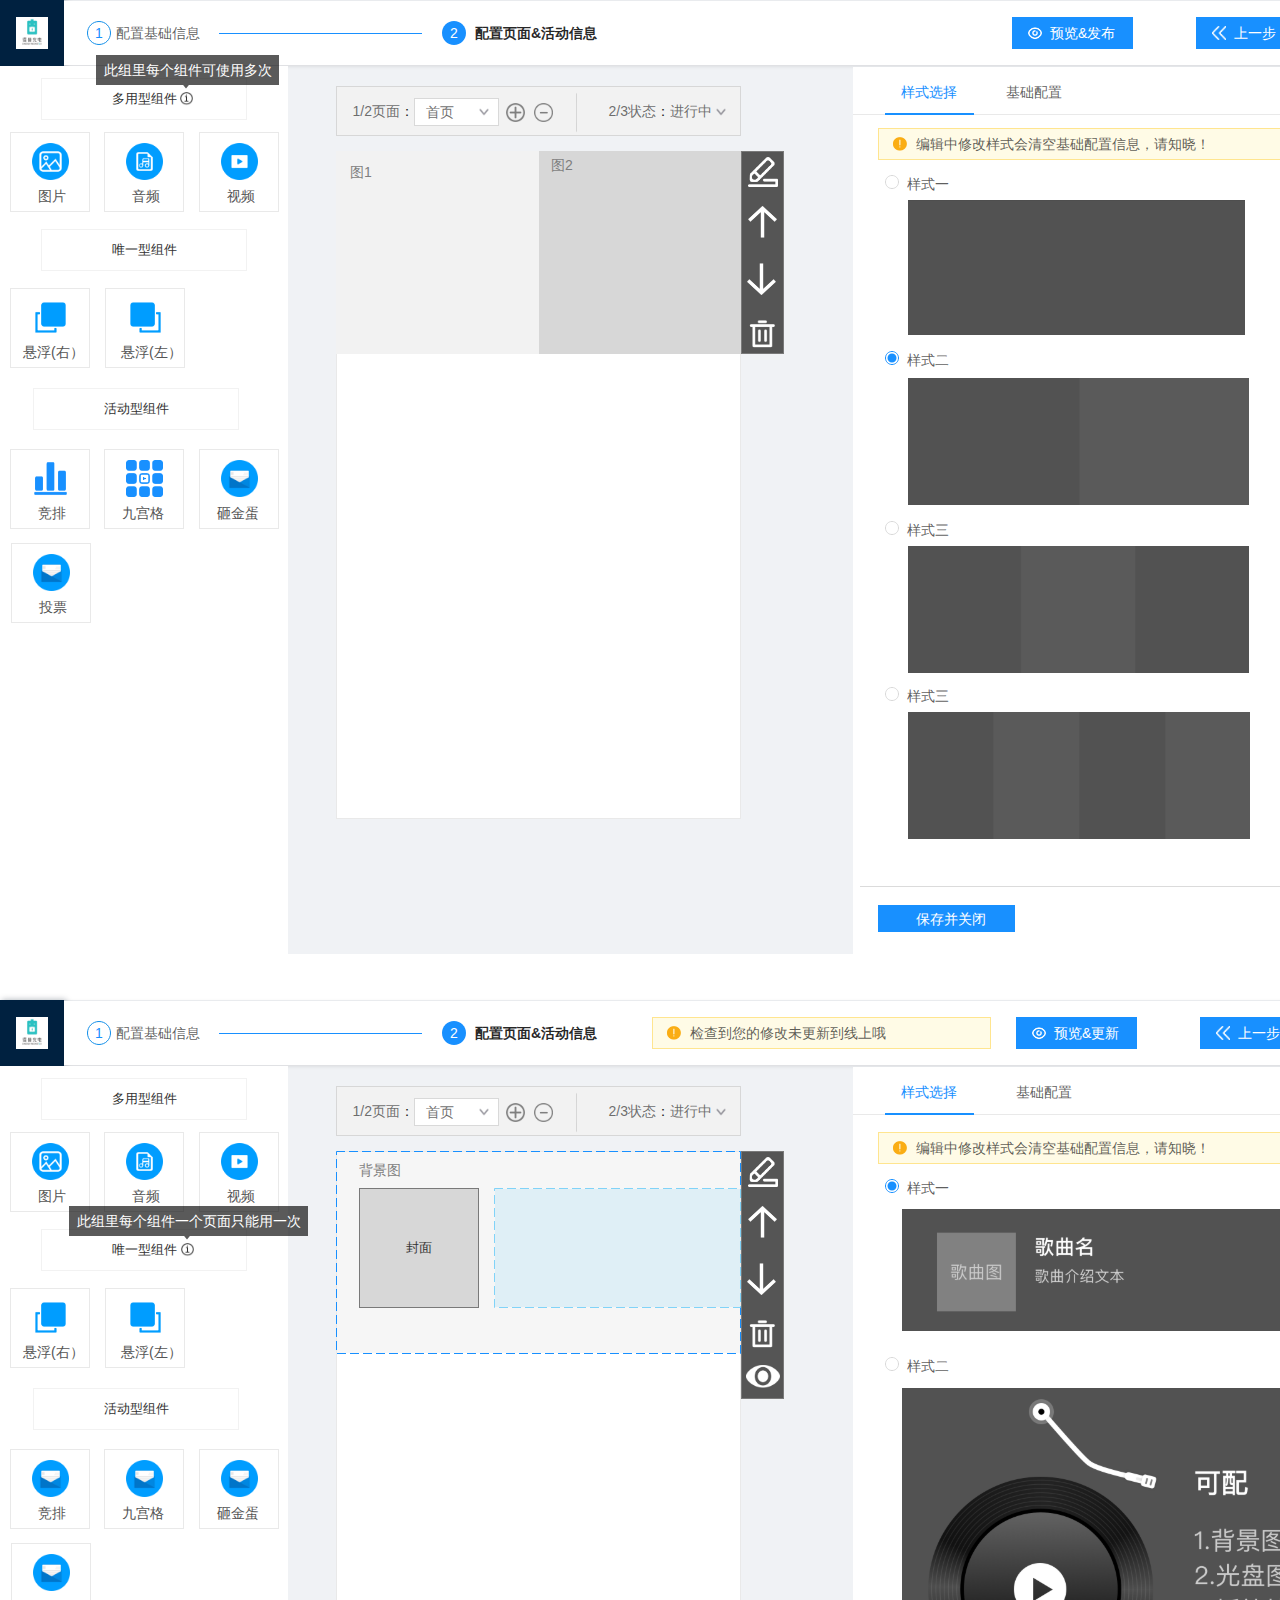
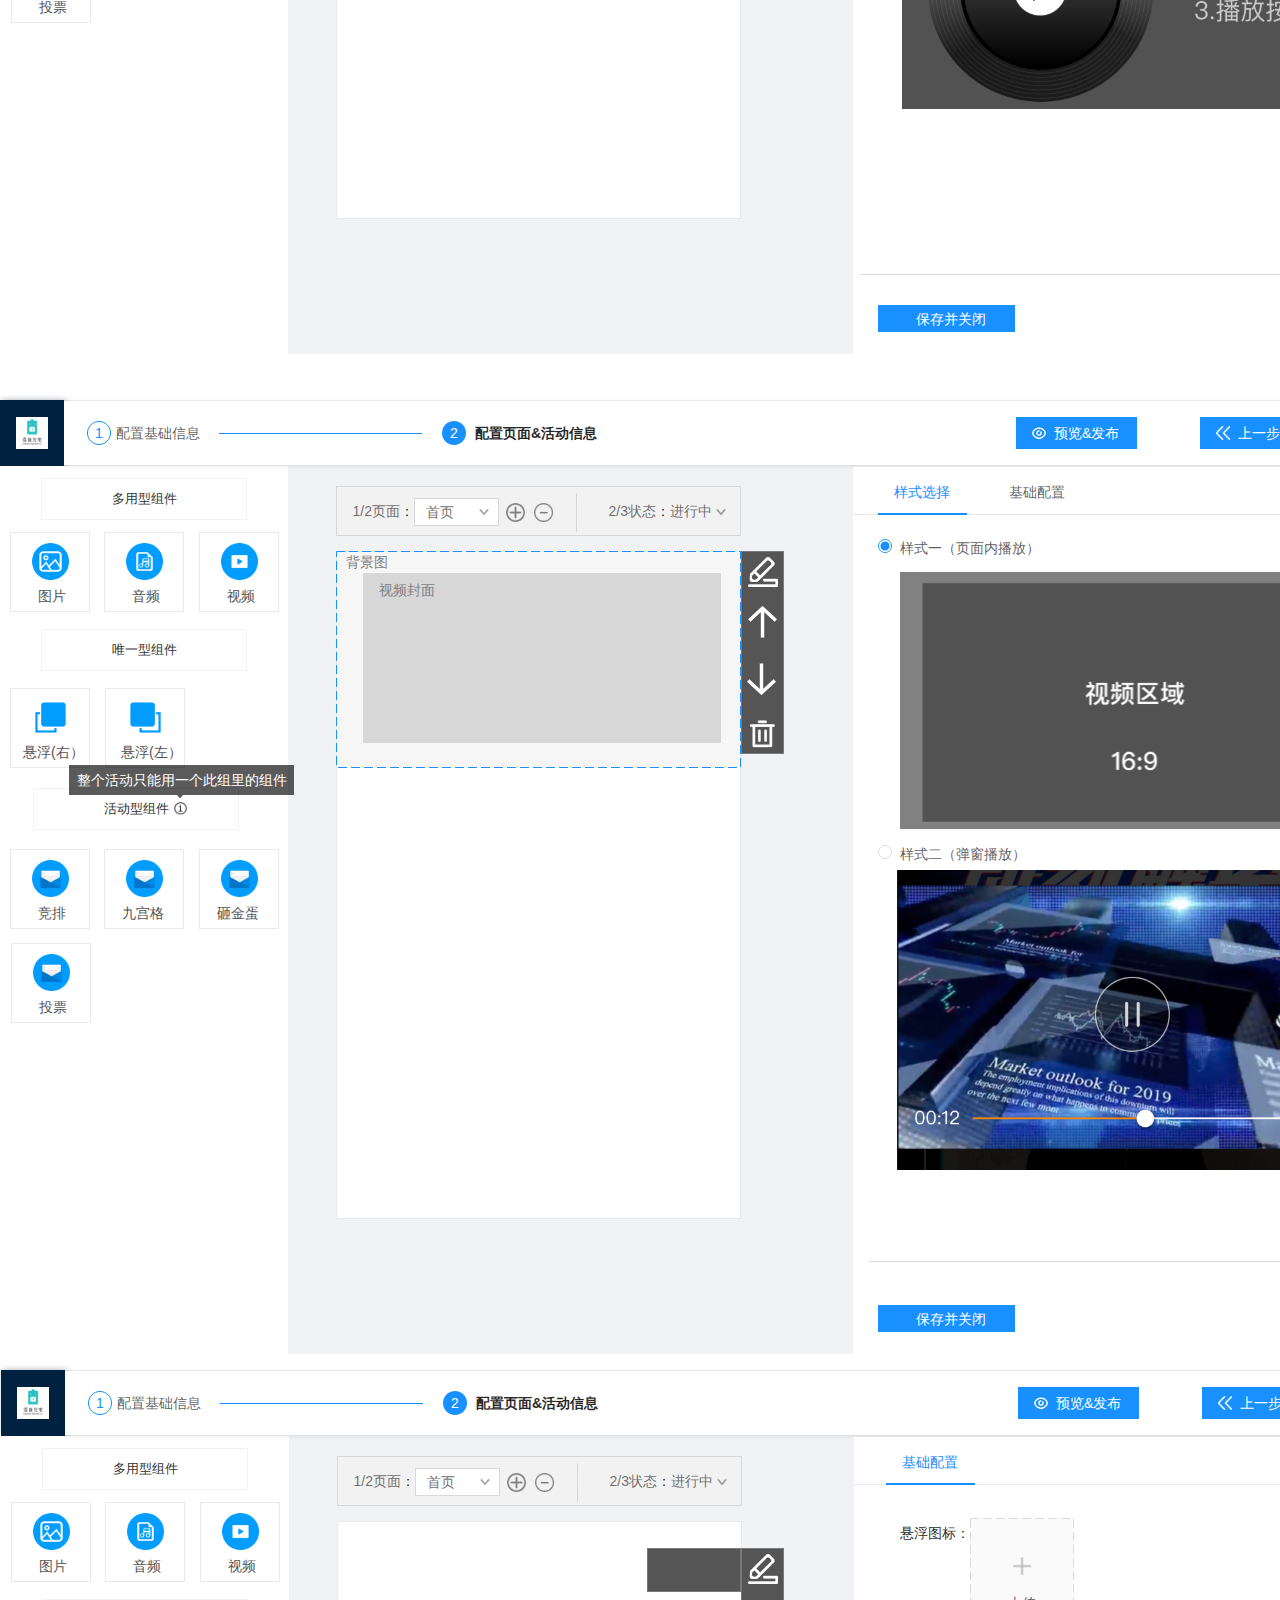
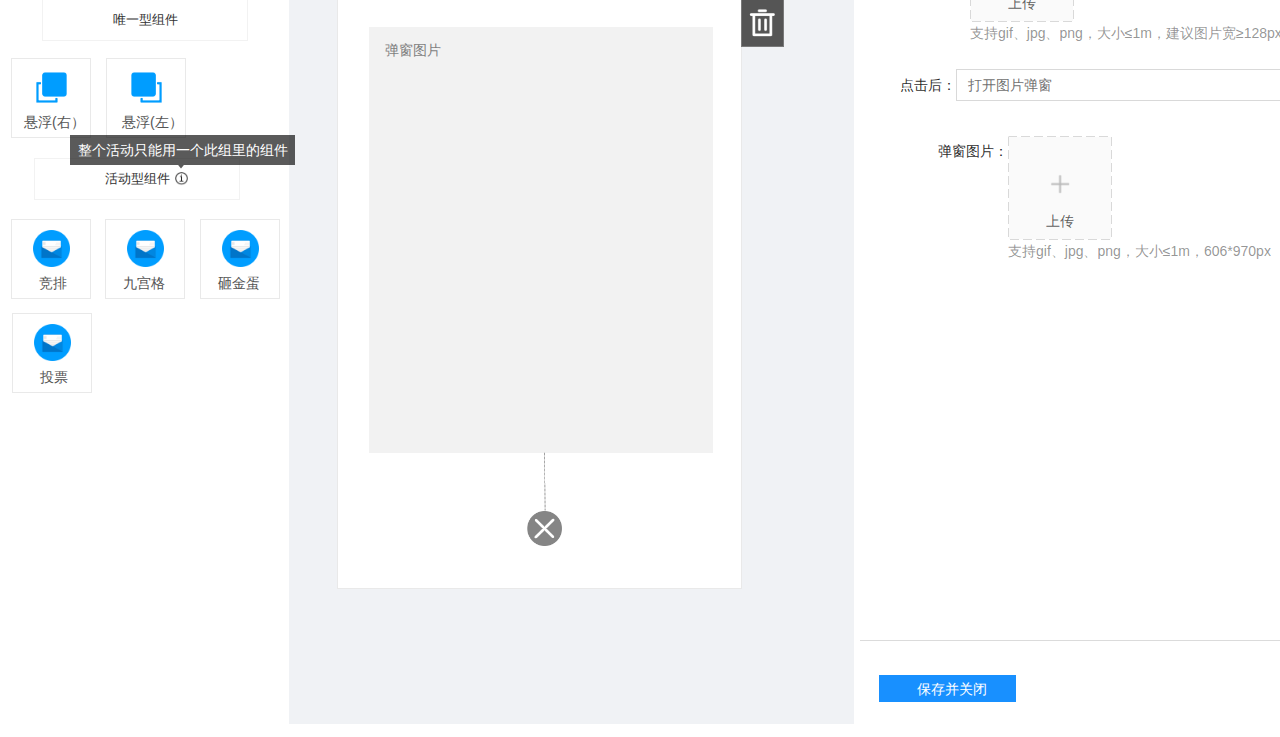
<file: 创建活动-step2编辑页面.html>
﻿<!DOCTYPE html>
<html>
  <head>
    <title>创建活动-Step2编辑页面</title>
    <meta http-equiv="X-UA-Compatible" content="IE=edge"/>
    <meta http-equiv="content-type" content="text/html; charset=utf-8"/>
    <link href="resources/css/axure_rp_page.css" type="text/css" rel="stylesheet"/>
    <link href="data/styles.css" type="text/css" rel="stylesheet"/>
    <link href="files/创建活动-step2编辑页面/styles.css" type="text/css" rel="stylesheet"/>
    <script src="resources/scripts/jquery-3.2.1.min.js"></script>
    <script src="resources/scripts/axure/axQuery.js"></script>
    <script src="resources/scripts/axure/globals.js"></script>
    <script src="resources/scripts/axutils.js"></script>
    <script src="resources/scripts/axure/annotation.js"></script>
    <script src="resources/scripts/axure/axQuery.std.js"></script>
    <script src="resources/scripts/axure/doc.js"></script>
    <script src="resources/scripts/messagecenter.js"></script>
    <script src="resources/scripts/axure/events.js"></script>
    <script src="resources/scripts/axure/recording.js"></script>
    <script src="resources/scripts/axure/action.js"></script>
    <script src="resources/scripts/axure/expr.js"></script>
    <script src="resources/scripts/axure/geometry.js"></script>
    <script src="resources/scripts/axure/flyout.js"></script>
    <script src="resources/scripts/axure/model.js"></script>
    <script src="resources/scripts/axure/repeater.js"></script>
    <script src="resources/scripts/axure/sto.js"></script>
    <script src="resources/scripts/axure/utils.temp.js"></script>
    <script src="resources/scripts/axure/variables.js"></script>
    <script src="resources/scripts/axure/drag.js"></script>
    <script src="resources/scripts/axure/move.js"></script>
    <script src="resources/scripts/axure/visibility.js"></script>
    <script src="resources/scripts/axure/style.js"></script>
    <script src="resources/scripts/axure/adaptive.js"></script>
    <script src="resources/scripts/axure/tree.js"></script>
    <script src="resources/scripts/axure/init.temp.js"></script>
    <script src="resources/scripts/axure/legacy.js"></script>
    <script src="resources/scripts/axure/viewer.js"></script>
    <script src="resources/scripts/axure/math.js"></script>
    <script src="resources/scripts/axure/jquery.nicescroll.min.js"></script>
    <script src="data/document.js"></script>
    <script src="files/创建活动-step2编辑页面/data.js"></script>
    <script type="text/javascript">
      $axure.utils.getTransparentGifPath = function() { return 'resources/images/transparent.gif'; };
      $axure.utils.getOtherPath = function() { return 'resources/Other.html'; };
      $axure.utils.getReloadPath = function() { return 'resources/reload.html'; };
    </script>
  </head>
  <body>
    <div id="base" class="">

      <!-- Unnamed (组合) -->
      <div id="u740" class="ax_default" data-left="1582" data-top="72" data-width="587" data-height="884">

        <!-- Unnamed (组合) -->
        <div id="u741" class="ax_default" data-left="1582" data-top="72" data-width="587" data-height="884">

          <!-- Unnamed (组合) -->
          <div id="u742" class="ax_default" data-left="1582" data-top="73" data-width="587" data-height="883">

            <!-- Unnamed (矩形) -->
            <div id="u743" class="ax_default shape">
              <div id="u743_div" class=""></div>
              <div id="u743_text" class="text " style="display:none; visibility: hidden">
                <p></p>
              </div>
            </div>
          </div>

          <!-- Unnamed (组合) -->
          <div id="u744" class="ax_default" data-left="1582" data-top="72" data-width="587" data-height="35">

            <!-- Unnamed (矩形) -->
            <div id="u745" class="ax_default box_21">
              <div id="u745_div" class=""></div>
              <div id="u745_text" class="text " style="display:none; visibility: hidden">
                <p></p>
              </div>
            </div>

            <!-- Unnamed (组合) -->
            <div id="u746" class="ax_default" data-left="1582" data-top="72" data-width="227" data-height="34">

              <!-- Unnamed (矩形) -->
              <div id="u747" class="ax_default box_21">
                <div id="u747_div" class=""></div>
                <div id="u747_text" class="text ">
                  <p><span>基础配置</span></p>
                </div>
              </div>

              <!-- Unnamed (矩形) -->
              <div id="u748" class="ax_default box_21">
                <div id="u748_div" class=""></div>
                <div id="u748_text" class="text ">
                  <p><span>样式选择</span></p>
                </div>
              </div>
            </div>
          </div>
        </div>

        <!-- Unnamed (组合) -->
        <div id="u749" class="ax_default" data-left="1590" data-top="900" data-width="137" data-height="27">

          <!-- Unnamed (矩形) -->
          <div id="u750" class="ax_default shape">
            <div id="u750_div" class=""></div>
            <div id="u750_text" class="text ">
              <p><span>保存并关闭</span></p>
            </div>
          </div>
        </div>

        <!-- Unnamed (线段) -->
        <div id="u751" class="ax_default line">
          <img id="u751_img" class="img " src="images/创建活动-step2编辑页面/u751.svg"/>
          <div id="u751_text" class="text " style="display:none; visibility: hidden">
            <p></p>
          </div>
        </div>
      </div>

      <!-- Unnamed (矩形) -->
      <div id="u752" class="ax_default shape">
        <div id="u752_div" class=""></div>
        <div id="u752_text" class="text " style="display:none; visibility: hidden">
          <p></p>
        </div>
      </div>

      <!-- Unnamed (组合) -->
      <div id="u753" class="ax_default" data-left="0" data-top="0" data-width="64" data-height="66">

        <!-- Unnamed (矩形) -->
        <div id="u754" class="ax_default shape">
          <div id="u754_div" class=""></div>
          <div id="u754_text" class="text " style="display:none; visibility: hidden">
            <p></p>
          </div>
        </div>

        <!-- Unnamed (图片 ) -->
        <div id="u755" class="ax_default image1">
          <img id="u755_img" class="img " src="images/创建活动-step1配置基础信息/u680.jpg"/>
          <div id="u755_text" class="text " style="display:none; visibility: hidden">
            <p></p>
          </div>
        </div>
      </div>

      <!-- Unnamed (组合) -->
      <div id="u756" class="ax_default" data-left="64" data-top="1" data-width="1376" data-height="64">

        <!-- Unnamed (矩形) -->
        <div id="u757" class="ax_default box_21">
          <div id="u757_div" class=""></div>
          <div id="u757_text" class="text " style="display:none; visibility: hidden">
            <p></p>
          </div>
        </div>
      </div>

      <!-- Unnamed (组合) -->
      <div id="u758" class="ax_default" data-left="1012" data-top="17" data-width="121" data-height="32">

        <!-- Unnamed (矩形) -->
        <div id="u759" class="ax_default shape">
          <div id="u759_div" class=""></div>
          <div id="u759_text" class="text ">
            <p><span>预览&amp;发布</span></p>
          </div>
        </div>

        <!-- Unnamed (图片 ) -->
        <div id="u760" class="ax_default image1">
          <img id="u760_img" class="img " src="images/创建活动-step2编辑页面/u760.png"/>
          <div id="u760_text" class="text " style="display:none; visibility: hidden">
            <p></p>
          </div>
        </div>
      </div>

      <!-- Unnamed (组合) -->
      <div id="u761" class="ax_default" data-left="107" data-top="21" data-width="503" data-height="24">

        <!-- Unnamed (组合) -->
        <div id="u762" class="ax_default" data-left="107" data-top="22" data-width="105" data-height="22">

          <!-- Unnamed (矩形) -->
          <div id="u763" class="ax_default paragraph">
            <div id="u763_div" class=""></div>
            <div id="u763_text" class="text ">
              <p><span>配置基础信息</span></p>
            </div>
          </div>

          <!-- Unnamed (组合) -->
          <div id="u764" class="ax_default" data-left="0" data-top="0" data-width="0" data-height="0">

            <!-- Unnamed (组合) -->
            <div id="u765" class="ax_default" data-left="0" data-top="0" data-width="0" data-height="0">
            </div>
          </div>
        </div>

        <!-- Unnamed (线段) -->
        <div id="u766" class="ax_default horizontal_line">
          <img id="u766_img" class="img " src="images/创建活动-step1配置基础信息/u691.svg"/>
          <div id="u766_text" class="text " style="display:none; visibility: hidden">
            <p></p>
          </div>
        </div>

        <!-- Unnamed (组合) -->
        <div id="u767" class="ax_default" data-left="430" data-top="21" data-width="180" data-height="24">

          <!-- Unnamed (矩形) -->
          <div id="u768" class="ax_default paragraph">
            <div id="u768_div" class=""></div>
            <div id="u768_text" class="text ">
              <p><span>配置页面&amp;活动信息</span></p>
            </div>
          </div>

          <!-- Unnamed (圆形) -->
          <div id="u769" class="ax_default shape">
            <img id="u769_img" class="img " src="images/创建活动-step1配置基础信息/u697.svg"/>
            <div id="u769_text" class="text ">
              <p><span>2</span></p>
            </div>
          </div>

          <!-- Unnamed (矩形) -->
          <div id="u770" class="ax_default box_21">
            <div id="u770_div" class=""></div>
            <div id="u770_text" class="text " style="display:none; visibility: hidden">
              <p></p>
            </div>
          </div>
        </div>
      </div>

      <!-- Unnamed (圆形) -->
      <div id="u771" class="ax_default shape">
        <img id="u771_img" class="img " src="images/创建活动-step1配置基础信息/u695.svg"/>
        <div id="u771_text" class="text ">
          <p><span>1</span></p>
        </div>
      </div>

      <!-- Unnamed (组合) -->
      <div id="u772" class="ax_default" data-left="336" data-top="151" data-width="405" data-height="668">

        <!-- Unnamed (矩形) -->
        <div id="u773" class="ax_default box_1">
          <div id="u773_div" class=""></div>
          <div id="u773_text" class="text " style="display:none; visibility: hidden">
            <p></p>
          </div>
        </div>

        <!-- Unnamed (组合) -->
        <div id="u774" class="ax_default" data-left="0" data-top="0" data-width="0" data-height="0">
        </div>
      </div>

      <!-- Unnamed (组合) -->
      <div id="u775" class="ax_default" data-left="336" data-top="86" data-width="405" data-height="50">

        <!-- Unnamed (组合) -->
        <div id="u776" class="ax_default" data-left="336" data-top="86" data-width="405" data-height="50">

          <!-- Unnamed (矩形) -->
          <div id="u777" class="ax_default box_2">
            <div id="u777_div" class=""></div>
            <div id="u777_text" class="text " style="display:none; visibility: hidden">
              <p></p>
            </div>
          </div>

          <!-- Unnamed (组合) -->
          <div id="u778" class="ax_default" data-left="349" data-top="95" data-width="363" data-height="35">

            <!-- Unnamed (矩形) -->
            <div id="u779" class="ax_default shape">
              <div id="u779_div" class=""></div>
              <div id="u779_text" class="text ">
                <p><span>首页</span></p>
              </div>
            </div>

            <!-- Unnamed (矩形) -->
            <div id="u780" class="ax_default heading_1">
              <div id="u780_div" class=""></div>
              <div id="u780_text" class="text ">
                <p><span style="color:rgba(85, 85, 85, 0.847058823529412);">1/2页面</span><span style="color:rgba(0, 0, 0, 0.847058823529412);">：</span></p>
              </div>
            </div>

            <!-- Unnamed (组合) -->
            <div id="u781" class="ax_default" data-left="478" data-top="105" data-width="20" data-height="14">

              <!-- Unnamed (图片 ) -->
              <div id="u782" class="ax_default image1">
                <img id="u782_img" class="img " src="images/我的活动/u32.png"/>
                <div id="u782_text" class="text " style="display:none; visibility: hidden">
                  <p></p>
                </div>
              </div>

              <!-- Unnamed (矩形) -->
              <div id="u783" class="ax_default box_21">
                <div id="u783_div" class=""></div>
                <div id="u783_text" class="text ">
                  <p><span>8</span></p>
                </div>
              </div>
            </div>

            <!-- Unnamed (矩形) -->
            <div id="u784" class="ax_default heading_1">
              <div id="u784_div" class=""></div>
              <div id="u784_text" class="text ">
                <p><span style="color:rgba(85, 85, 85, 0.847058823529412);">2/3状态</span><span style="color:rgba(0, 0, 0, 0.847058823529412);">：</span><span style="color:rgba(85, 85, 85, 0.847058823529412);">进行中</span></p>
              </div>
            </div>
          </div>
        </div>

        <!-- Unnamed (图片 ) -->
        <div id="u785" class="ax_default _图像">
          <img id="u785_img" class="img " src="images/创建活动-step2编辑页面/u785.png"/>
          <div id="u785_text" class="text " style="display:none; visibility: hidden">
            <p></p>
          </div>
        </div>

        <!-- Unnamed (图片 ) -->
        <div id="u786" class="ax_default _图像">
          <img id="u786_img" class="img " src="images/创建活动-step2编辑页面/u786.png"/>
          <div id="u786_text" class="text " style="display:none; visibility: hidden">
            <p></p>
          </div>
        </div>
      </div>

      <!-- Unnamed (组合) -->
      <div id="u787" class="ax_default" data-left="715" data-top="105" data-width="16" data-height="14">

        <!-- Unnamed (图片 ) -->
        <div id="u788" class="ax_default image1">
          <img id="u788_img" class="img " src="images/我的活动/u32.png"/>
          <div id="u788_text" class="text " style="display:none; visibility: hidden">
            <p></p>
          </div>
        </div>

        <!-- Unnamed (矩形) -->
        <div id="u789" class="ax_default box_21">
          <div id="u789_div" class=""></div>
          <div id="u789_text" class="text ">
            <p><span>8</span></p>
          </div>
        </div>
      </div>

      <!-- Unnamed (图片 ) -->
      <div id="u790" class="ax_default _图像">
        <img id="u790_img" class="img " src="images/创建活动-step2编辑页面/u790.png"/>
        <div id="u790_text" class="text " style="display:none; visibility: hidden">
          <p></p>
        </div>
      </div>

      <!-- Unnamed (组合) -->
      <div id="u791" class="ax_default" data-left="336" data-top="151" data-width="405" data-height="203">

        <!-- Unnamed (矩形) -->
        <div id="u792" class="ax_default shape">
          <img id="u792_img" class="img " src="images/创建活动-step2编辑页面/u792.svg"/>
          <div id="u792_text" class="text " style="display:none; visibility: hidden">
            <p></p>
          </div>
        </div>
      </div>

      <!-- Unnamed (组合) -->
      <div id="u793" class="ax_default" data-left="853" data-top="67" data-width="587" data-height="889">

        <!-- Unnamed (矩形) -->
        <div id="u794" class="ax_default shape">
          <div id="u794_div" class=""></div>
          <div id="u794_text" class="text " style="display:none; visibility: hidden">
            <p></p>
          </div>
        </div>
      </div>

      <!-- Unnamed (组合) -->
      <div id="u795" class="ax_default" data-left="741" data-top="151" data-width="43" data-height="203">

        <!-- Unnamed (矩形) -->
        <div id="u796" class="ax_default box_1">
          <div id="u796_div" class=""></div>
          <div id="u796_text" class="text " style="display:none; visibility: hidden">
            <p></p>
          </div>
        </div>

        <!-- Unnamed (图片 ) -->
        <div id="u797" class="ax_default _图像">
          <img id="u797_img" class="img " src="images/创建活动-step2编辑页面/u797.png"/>
          <div id="u797_text" class="text " style="display:none; visibility: hidden">
            <p></p>
          </div>
        </div>

        <!-- Unnamed (图片 ) -->
        <div id="u798" class="ax_default _图像">
          <img id="u798_img" class="img " src="images/创建活动-step2编辑页面/u798.png"/>
          <div id="u798_text" class="text " style="display:none; visibility: hidden">
            <p></p>
          </div>
        </div>

        <!-- Unnamed (图片 ) -->
        <div id="u799" class="ax_default _图像">
          <img id="u799_img" class="img " src="images/创建活动-step2编辑页面/u799.png"/>
          <div id="u799_text" class="text " style="display:none; visibility: hidden">
            <p></p>
          </div>
        </div>

        <!-- Unnamed (图片 ) -->
        <div id="u800" class="ax_default _图像">
          <img id="u800_img" class="img " src="images/创建活动-step2编辑页面/u799.png"/>
          <div id="u800_text" class="text " style="display:none; visibility: hidden">
            <p></p>
          </div>
        </div>
      </div>

      <!-- Unnamed (组合) -->
      <div id="u801" class="ax_default" data-left="853" data-top="69" data-width="587" data-height="46">

        <!-- Unnamed (矩形) -->
        <div id="u802" class="ax_default box_21">
          <div id="u802_div" class=""></div>
          <div id="u802_text" class="text " style="display:none; visibility: hidden">
            <p></p>
          </div>
        </div>

        <!-- Unnamed (组合) -->
        <div id="u803" class="ax_default" data-left="885" data-top="69" data-width="89" data-height="46">

          <!-- Unnamed (矩形) -->
          <div id="u804" class="ax_default box_21">
            <div id="u804_div" class=""></div>
            <div id="u804_text" class="text ">
              <p><span>样式选择</span></p>
            </div>
          </div>
        </div>
      </div>

      <!-- Unnamed (组合) -->
      <div id="u805" class="ax_default" data-left="1682" data-top="202" data-width="482" data-height="126">

        <!-- Unnamed (矩形) -->
        <div id="u806" class="ax_default heading_1">
          <div id="u806_div" class=""></div>
          <div id="u806_text" class="text ">
            <p><span>图片：</span></p>
          </div>
        </div>

        <!-- Unnamed (组合) -->
        <div id="u807" class="ax_default" data-left="1724" data-top="202" data-width="104" data-height="104">

          <!-- Unnamed (矩形) -->
          <div id="u808" class="ax_default box_21">
            <img id="u808_img" class="img " src="images/创建活动-step1配置基础信息/u642.svg"/>
            <div id="u808_text" class="text ">
              <p style="font-size:12px;line-height:normal;"><span style="font-family:'Microsoft Tai Le', sans-serif;color:rgba(0, 0, 0, 0.427450980392157);"><br></span></p><p style="font-size:14px;line-height:22px;"><span style="font-family:'Microsoft YaHei', sans-serif;color:rgba(0, 0, 0, 0.647058823529412);">上传</span></p>
            </div>
          </div>

          <!-- Unnamed (图片 ) -->
          <div id="u809" class="ax_default image1">
            <img id="u809_img" class="img " src="images/创建活动-step1配置基础信息/u643.png"/>
            <div id="u809_text" class="text " style="display:none; visibility: hidden">
              <p></p>
            </div>
          </div>
        </div>

        <!-- Unnamed (矩形) -->
        <div id="u810" class="ax_default paragraph">
          <div id="u810_div" class=""></div>
          <div id="u810_text" class="text ">
            <p><span>支持gif、jpg、png，大小≤1m</span></p>
          </div>
        </div>
      </div>

      <!-- Unnamed (组合) -->
      <div id="u811" class="ax_default" data-left="1668" data-top="329" data-width="496" data-height="56">

        <!-- Unnamed (形状) -->
        <div id="u812" class="ax_default shape">
          <img id="u812_img" class="img " src="images/创建活动-step2编辑页面/u812.svg"/>
          <div id="u812_text" class="text ">
            <p><span>跳转小程序页面</span></p>
          </div>
        </div>

        <!-- Unnamed (矩形) -->
        <div id="u813" class="ax_default heading_1">
          <div id="u813_div" class=""></div>
          <div id="u813_text" class="text ">
            <p><span>点击后：</span></p>
          </div>
        </div>

        <!-- Unnamed (矩形) -->
        <div id="u814" class="ax_default paragraph">
          <div id="u814_div" class=""></div>
          <div id="u814_text" class="text ">
            <p><span>&nbsp;</span></p>
          </div>
        </div>

        <!-- Unnamed (组合) -->
        <div id="u815" class="ax_default" data-left="2143" data-top="338" data-width="20" data-height="14">

          <!-- Unnamed (图片 ) -->
          <div id="u816" class="ax_default image1">
            <img id="u816_img" class="img " src="images/我的活动/u32.png"/>
            <div id="u816_text" class="text " style="display:none; visibility: hidden">
              <p></p>
            </div>
          </div>

          <!-- Unnamed (矩形) -->
          <div id="u817" class="ax_default box_21">
            <div id="u817_div" class=""></div>
            <div id="u817_text" class="text ">
              <p><span>8</span></p>
            </div>
          </div>
        </div>
      </div>

      <!-- Unnamed (组合) -->
      <div id="u818" class="ax_default" data-left="1612" data-top="385" data-width="476" data-height="56">

        <!-- Unnamed (形状) -->
        <div id="u819" class="ax_default shape">
          <img id="u819_img" class="img " src="images/创建活动-step2编辑页面/u819.svg"/>
          <div id="u819_text" class="text ">
            <p><span>微信小程序路径</span></p>
          </div>
        </div>

        <!-- Unnamed (矩形) -->
        <div id="u820" class="ax_default heading_1">
          <div id="u820_div" class=""></div>
          <div id="u820_text" class="text ">
            <p><span>微信小程序路径：</span></p>
          </div>
        </div>

        <!-- Unnamed (矩形) -->
        <div id="u821" class="ax_default paragraph">
          <div id="u821_div" class=""></div>
          <div id="u821_text" class="text ">
            <p><span>&nbsp;</span></p>
          </div>
        </div>
      </div>

      <!-- Unnamed (组合) -->
      <div id="u822" class="ax_default" data-left="1598" data-top="441" data-width="490" data-height="56">

        <!-- Unnamed (形状) -->
        <div id="u823" class="ax_default shape">
          <img id="u823_img" class="img " src="images/创建活动-step2编辑页面/u823.svg"/>
          <div id="u823_text" class="text ">
            <p><span>支付宝小程序路径</span></p>
          </div>
        </div>

        <!-- Unnamed (矩形) -->
        <div id="u824" class="ax_default heading_1">
          <div id="u824_div" class=""></div>
          <div id="u824_text" class="text ">
            <p><span>支付宝小程序路径：</span></p>
          </div>
        </div>

        <!-- Unnamed (矩形) -->
        <div id="u825" class="ax_default paragraph">
          <div id="u825_div" class=""></div>
          <div id="u825_text" class="text ">
            <p><span>&nbsp;</span></p>
          </div>
        </div>
      </div>

      <!-- Unnamed (组合) -->
      <div id="u826" class="ax_default" data-left="878" data-top="905" data-width="137" data-height="27">

        <!-- Unnamed (矩形) -->
        <div id="u827" class="ax_default shape">
          <div id="u827_div" class=""></div>
          <div id="u827_text" class="text ">
            <p><span>保存并关闭</span></p>
          </div>
        </div>
      </div>

      <!-- Unnamed (组合) -->
      <div id="u828" class="ax_default" data-left="2374" data-top="151" data-width="104" data-height="104">

        <!-- Unnamed (矩形) -->
        <div id="u829" class="ax_default box_21">
          <img id="u829_img" class="img " src="images/创建活动-step2编辑页面/u829.svg"/>
          <div id="u829_text" class="text ">
            <p><span style="font-family:'ArialMT', 'Arial', sans-serif;"><br></span></p><p><span style="font-family:'ArialMT', 'Arial', sans-serif;"><br></span></p><p><span style="font-family:'PingFangSC-Regular', 'PingFang SC', sans-serif;"><br></span></p><p><span style="font-family:'PingFangSC-Regular', 'PingFang SC', sans-serif;color:rgba(0, 0, 0, 0.427450980392157);">&nbsp;</span></p>
          </div>
        </div>

        <!-- Unnamed (图片 ) -->
        <div id="u830" class="ax_default image1">
          <img id="u830_img" class="img " src="images/创建活动-step2编辑页面/u830.png"/>
          <div id="u830_text" class="text " style="display:none; visibility: hidden">
            <p></p>
          </div>
        </div>
      </div>

      <!-- Unnamed (矩形) -->
      <div id="u831" class="ax_default shape">
        <div id="u831_div" class=""></div>
        <div id="u831_text" class="text " style="display:none; visibility: hidden">
          <p></p>
        </div>
      </div>

      <!-- Unnamed (组合) -->
      <div id="u832" class="ax_default" data-left="0" data-top="1000" data-width="64" data-height="66">

        <!-- Unnamed (矩形) -->
        <div id="u833" class="ax_default shape">
          <div id="u833_div" class=""></div>
          <div id="u833_text" class="text " style="display:none; visibility: hidden">
            <p></p>
          </div>
        </div>

        <!-- Unnamed (图片 ) -->
        <div id="u834" class="ax_default image1">
          <img id="u834_img" class="img " src="images/创建活动-step1配置基础信息/u680.jpg"/>
          <div id="u834_text" class="text " style="display:none; visibility: hidden">
            <p></p>
          </div>
        </div>
      </div>

      <!-- Unnamed (组合) -->
      <div id="u835" class="ax_default" data-left="64" data-top="1001" data-width="1376" data-height="64">

        <!-- Unnamed (矩形) -->
        <div id="u836" class="ax_default box_21">
          <div id="u836_div" class=""></div>
          <div id="u836_text" class="text " style="display:none; visibility: hidden">
            <p></p>
          </div>
        </div>
      </div>

      <!-- Unnamed (组合) -->
      <div id="u837" class="ax_default" data-left="107" data-top="1021" data-width="503" data-height="24">

        <!-- Unnamed (组合) -->
        <div id="u838" class="ax_default" data-left="107" data-top="1022" data-width="105" data-height="22">

          <!-- Unnamed (矩形) -->
          <div id="u839" class="ax_default paragraph">
            <div id="u839_div" class=""></div>
            <div id="u839_text" class="text ">
              <p><span>配置基础信息</span></p>
            </div>
          </div>

          <!-- Unnamed (组合) -->
          <div id="u840" class="ax_default" data-left="0" data-top="0" data-width="0" data-height="0">

            <!-- Unnamed (组合) -->
            <div id="u841" class="ax_default" data-left="0" data-top="0" data-width="0" data-height="0">
            </div>
          </div>
        </div>

        <!-- Unnamed (线段) -->
        <div id="u842" class="ax_default horizontal_line">
          <img id="u842_img" class="img " src="images/创建活动-step1配置基础信息/u691.svg"/>
          <div id="u842_text" class="text " style="display:none; visibility: hidden">
            <p></p>
          </div>
        </div>

        <!-- Unnamed (组合) -->
        <div id="u843" class="ax_default" data-left="430" data-top="1021" data-width="180" data-height="24">

          <!-- Unnamed (矩形) -->
          <div id="u844" class="ax_default paragraph">
            <div id="u844_div" class=""></div>
            <div id="u844_text" class="text ">
              <p><span>配置页面&amp;活动信息</span></p>
            </div>
          </div>

          <!-- Unnamed (圆形) -->
          <div id="u845" class="ax_default shape">
            <img id="u845_img" class="img " src="images/创建活动-step1配置基础信息/u697.svg"/>
            <div id="u845_text" class="text ">
              <p><span>2</span></p>
            </div>
          </div>

          <!-- Unnamed (矩形) -->
          <div id="u846" class="ax_default box_21">
            <div id="u846_div" class=""></div>
            <div id="u846_text" class="text " style="display:none; visibility: hidden">
              <p></p>
            </div>
          </div>
        </div>
      </div>

      <!-- Unnamed (圆形) -->
      <div id="u847" class="ax_default shape">
        <img id="u847_img" class="img " src="images/创建活动-step1配置基础信息/u695.svg"/>
        <div id="u847_text" class="text ">
          <p><span>1</span></p>
        </div>
      </div>

      <!-- Unnamed (组合) -->
      <div id="u848" class="ax_default" data-left="336" data-top="1151" data-width="405" data-height="668">

        <!-- Unnamed (矩形) -->
        <div id="u849" class="ax_default box_1">
          <div id="u849_div" class=""></div>
          <div id="u849_text" class="text " style="display:none; visibility: hidden">
            <p></p>
          </div>
        </div>

        <!-- Unnamed (组合) -->
        <div id="u850" class="ax_default" data-left="0" data-top="0" data-width="0" data-height="0">
        </div>
      </div>

      <!-- Unnamed (组合) -->
      <div id="u851" class="ax_default" data-left="336" data-top="1086" data-width="405" data-height="50">

        <!-- Unnamed (组合) -->
        <div id="u852" class="ax_default" data-left="336" data-top="1086" data-width="405" data-height="50">

          <!-- Unnamed (矩形) -->
          <div id="u853" class="ax_default box_2">
            <div id="u853_div" class=""></div>
            <div id="u853_text" class="text " style="display:none; visibility: hidden">
              <p></p>
            </div>
          </div>

          <!-- Unnamed (组合) -->
          <div id="u854" class="ax_default" data-left="349" data-top="1095" data-width="363" data-height="35">

            <!-- Unnamed (矩形) -->
            <div id="u855" class="ax_default shape">
              <div id="u855_div" class=""></div>
              <div id="u855_text" class="text ">
                <p><span>首页</span></p>
              </div>
            </div>

            <!-- Unnamed (矩形) -->
            <div id="u856" class="ax_default heading_1">
              <div id="u856_div" class=""></div>
              <div id="u856_text" class="text ">
                <p><span style="color:rgba(85, 85, 85, 0.847058823529412);">1/2页面</span><span style="color:rgba(0, 0, 0, 0.847058823529412);">：</span></p>
              </div>
            </div>

            <!-- Unnamed (组合) -->
            <div id="u857" class="ax_default" data-left="478" data-top="1105" data-width="20" data-height="14">

              <!-- Unnamed (图片 ) -->
              <div id="u858" class="ax_default image1">
                <img id="u858_img" class="img " src="images/我的活动/u32.png"/>
                <div id="u858_text" class="text " style="display:none; visibility: hidden">
                  <p></p>
                </div>
              </div>

              <!-- Unnamed (矩形) -->
              <div id="u859" class="ax_default box_21">
                <div id="u859_div" class=""></div>
                <div id="u859_text" class="text ">
                  <p><span>8</span></p>
                </div>
              </div>
            </div>

            <!-- Unnamed (矩形) -->
            <div id="u860" class="ax_default heading_1">
              <div id="u860_div" class=""></div>
              <div id="u860_text" class="text ">
                <p><span style="color:rgba(85, 85, 85, 0.847058823529412);">2/3状态</span><span style="color:rgba(0, 0, 0, 0.847058823529412);">：</span><span style="color:rgba(85, 85, 85, 0.847058823529412);">进行中</span></p>
              </div>
            </div>
          </div>
        </div>

        <!-- Unnamed (图片 ) -->
        <div id="u861" class="ax_default _图像">
          <img id="u861_img" class="img " src="images/创建活动-step2编辑页面/u785.png"/>
          <div id="u861_text" class="text " style="display:none; visibility: hidden">
            <p></p>
          </div>
        </div>

        <!-- Unnamed (图片 ) -->
        <div id="u862" class="ax_default _图像">
          <img id="u862_img" class="img " src="images/创建活动-step2编辑页面/u786.png"/>
          <div id="u862_text" class="text " style="display:none; visibility: hidden">
            <p></p>
          </div>
        </div>
      </div>

      <!-- Unnamed (组合) -->
      <div id="u863" class="ax_default" data-left="715" data-top="1105" data-width="16" data-height="14">

        <!-- Unnamed (图片 ) -->
        <div id="u864" class="ax_default image1">
          <img id="u864_img" class="img " src="images/我的活动/u32.png"/>
          <div id="u864_text" class="text " style="display:none; visibility: hidden">
            <p></p>
          </div>
        </div>

        <!-- Unnamed (矩形) -->
        <div id="u865" class="ax_default box_21">
          <div id="u865_div" class=""></div>
          <div id="u865_text" class="text ">
            <p><span>8</span></p>
          </div>
        </div>
      </div>

      <!-- Unnamed (图片 ) -->
      <div id="u866" class="ax_default _图像">
        <img id="u866_img" class="img " src="images/创建活动-step2编辑页面/u790.png"/>
        <div id="u866_text" class="text " style="display:none; visibility: hidden">
          <p></p>
        </div>
      </div>

      <!-- Unnamed (组合) -->
      <div id="u867" class="ax_default" data-left="336" data-top="1151" data-width="405" data-height="203">

        <!-- Unnamed (矩形) -->
        <div id="u868" class="ax_default shape">
          <img id="u868_img" class="img " src="images/创建活动-step2编辑页面/u792.svg"/>
          <div id="u868_text" class="text " style="display:none; visibility: hidden">
            <p></p>
          </div>
        </div>
      </div>

      <!-- Unnamed (组合) -->
      <div id="u869" class="ax_default" data-left="853" data-top="1067" data-width="587" data-height="889">

        <!-- Unnamed (矩形) -->
        <div id="u870" class="ax_default shape">
          <div id="u870_div" class=""></div>
          <div id="u870_text" class="text " style="display:none; visibility: hidden">
            <p></p>
          </div>
        </div>
      </div>

      <!-- Unnamed (组合) -->
      <div id="u871" class="ax_default" data-left="853" data-top="1069" data-width="587" data-height="46">

        <!-- Unnamed (矩形) -->
        <div id="u872" class="ax_default box_21">
          <div id="u872_div" class=""></div>
          <div id="u872_text" class="text " style="display:none; visibility: hidden">
            <p></p>
          </div>
        </div>
      </div>

      <!-- Unnamed (组合) -->
      <div id="u873" class="ax_default" data-left="860" data-top="1874" data-width="571" data-height="58">

        <!-- Unnamed (组合) -->
        <div id="u874" class="ax_default" data-left="878" data-top="1905" data-width="137" data-height="27">

          <!-- Unnamed (矩形) -->
          <div id="u875" class="ax_default shape">
            <div id="u875_div" class=""></div>
            <div id="u875_text" class="text ">
              <p><span>保存并关闭</span></p>
            </div>
          </div>
        </div>

        <!-- Unnamed (线段) -->
        <div id="u876" class="ax_default line">
          <img id="u876_img" class="img " src="images/创建活动-step2编辑页面/u751.svg"/>
          <div id="u876_text" class="text " style="display:none; visibility: hidden">
            <p></p>
          </div>
        </div>
      </div>

      <!-- Unnamed (组合) -->
      <div id="u877" class="ax_default" data-left="3404" data-top="1067" data-width="104" data-height="104">

        <!-- Unnamed (矩形) -->
        <div id="u878" class="ax_default box_21">
          <img id="u878_img" class="img " src="images/创建活动-step2编辑页面/u829.svg"/>
          <div id="u878_text" class="text ">
            <p><span style="font-family:'ArialMT', 'Arial', sans-serif;"><br></span></p><p><span style="font-family:'ArialMT', 'Arial', sans-serif;"><br></span></p><p><span style="font-family:'PingFangSC-Regular', 'PingFang SC', sans-serif;"><br></span></p><p><span style="font-family:'PingFangSC-Regular', 'PingFang SC', sans-serif;color:rgba(0, 0, 0, 0.427450980392157);">&nbsp;</span></p>
          </div>
        </div>

        <!-- Unnamed (图片 ) -->
        <div id="u879" class="ax_default image1">
          <img id="u879_img" class="img " src="images/创建活动-step2编辑页面/u830.png"/>
          <div id="u879_text" class="text " style="display:none; visibility: hidden">
            <p></p>
          </div>
        </div>
      </div>

      <!-- Unnamed (组合) -->
      <div id="u880" class="ax_default" data-left="3390" data-top="1269" data-width="320" data-height="22">

        <!-- Unnamed (矩形) -->
        <div id="u881" class="ax_default shape">
          <img id="u881_img" class="img " src="images/创建活动-step2编辑页面/u881.svg"/>
          <div id="u881_text" class="text ">
            <p><span>爱情买卖.mp3</span></p>
          </div>
        </div>

        <!-- Unnamed (图片 ) -->
        <div id="u882" class="ax_default image1">
          <img id="u882_img" class="img " src="images/创建活动-step2编辑页面/u882.png"/>
          <div id="u882_text" class="text " style="display:none; visibility: hidden">
            <p></p>
          </div>
        </div>
      </div>

      <!-- Unnamed (图片 ) -->
      <div id="u883" class="ax_default image1">
        <img id="u883_img" class="img " src="images/我的活动/u532.png"/>
        <div id="u883_text" class="text " style="display:none; visibility: hidden">
          <p></p>
        </div>
      </div>

      <!-- Unnamed (矩形) -->
      <div id="u884" class="ax_default shape">
        <div id="u884_div" class=""></div>
        <div id="u884_text" class="text " style="display:none; visibility: hidden">
          <p></p>
        </div>
      </div>

      <!-- Unnamed (组合) -->
      <div id="u885" class="ax_default" data-left="0" data-top="2000" data-width="64" data-height="66">

        <!-- Unnamed (矩形) -->
        <div id="u886" class="ax_default shape">
          <div id="u886_div" class=""></div>
          <div id="u886_text" class="text " style="display:none; visibility: hidden">
            <p></p>
          </div>
        </div>

        <!-- Unnamed (图片 ) -->
        <div id="u887" class="ax_default image1">
          <img id="u887_img" class="img " src="images/创建活动-step1配置基础信息/u680.jpg"/>
          <div id="u887_text" class="text " style="display:none; visibility: hidden">
            <p></p>
          </div>
        </div>
      </div>

      <!-- Unnamed (组合) -->
      <div id="u888" class="ax_default" data-left="0" data-top="2066" data-width="288" data-height="889">

        <!-- Unnamed (组合) -->
        <div id="u889" class="ax_default" data-left="0" data-top="2066" data-width="288" data-height="889">

          <!-- Unnamed (矩形) -->
          <div id="u890" class="ax_default shape">
            <div id="u890_div" class=""></div>
            <div id="u890_text" class="text " style="display:none; visibility: hidden">
              <p></p>
            </div>
          </div>
        </div>

        <!-- Unnamed (组合) -->
        <div id="u891" class="ax_default" data-left="10" data-top="2132" data-width="80" data-height="80">

          <!-- Unnamed (组合) -->
          <div id="u892" class="ax_default" data-left="10" data-top="2132" data-width="80" data-height="80">

            <!-- Unnamed (矩形) -->
            <div id="u893" class="ax_default box_1">
              <div id="u893_div" class=""></div>
              <div id="u893_text" class="text " style="display:none; visibility: hidden">
                <p></p>
              </div>
            </div>

            <!-- Unnamed (组合) -->
            <div id="u894" class="ax_default" data-left="32" data-top="2143" data-width="37" data-height="37">

              <!-- Unnamed (图片 ) -->
              <div id="u895" class="ax_default image1">
                <img id="u895_img" class="img " src="images/创建活动-step2编辑页面/u895.png"/>
                <div id="u895_text" class="text " style="display:none; visibility: hidden">
                  <p></p>
                </div>
              </div>
            </div>
          </div>

          <!-- Unnamed (矩形) -->
          <div id="u896" class="ax_default label">
            <div id="u896_div" class=""></div>
            <div id="u896_text" class="text ">
              <p><span>图片</span></p>
            </div>
          </div>
        </div>

        <!-- Unnamed (矩形) -->
        <div id="u897" class="ax_default box_1">
          <div id="u897_div" class=""></div>
          <div id="u897_text" class="text ">
            <p><span>多用型组件</span></p>
          </div>
        </div>

        <!-- Unnamed (矩形) -->
        <div id="u898" class="ax_default box_1">
          <div id="u898_div" class=""></div>
          <div id="u898_text" class="text ">
            <p><span>唯一型组件</span></p>
          </div>
        </div>

        <!-- Unnamed (组合) -->
        <div id="u899" class="ax_default" data-left="104" data-top="2132" data-width="80" data-height="80">

          <!-- Unnamed (组合) -->
          <div id="u900" class="ax_default" data-left="104" data-top="2132" data-width="80" data-height="80">

            <!-- Unnamed (矩形) -->
            <div id="u901" class="ax_default box_1">
              <div id="u901_div" class=""></div>
              <div id="u901_text" class="text " style="display:none; visibility: hidden">
                <p></p>
              </div>
            </div>

            <!-- Unnamed (组合) -->
            <div id="u902" class="ax_default" data-left="126" data-top="2143" data-width="37" data-height="37">

              <!-- Unnamed (图片 ) -->
              <div id="u903" class="ax_default image1">
                <img id="u903_img" class="img " src="images/创建活动-step2编辑页面/u903.png"/>
                <div id="u903_text" class="text " style="display:none; visibility: hidden">
                  <p></p>
                </div>
              </div>
            </div>
          </div>

          <!-- Unnamed (矩形) -->
          <div id="u904" class="ax_default label">
            <div id="u904_div" class=""></div>
            <div id="u904_text" class="text ">
              <p><span>音频</span></p>
            </div>
          </div>
        </div>

        <!-- Unnamed (组合) -->
        <div id="u905" class="ax_default" data-left="199" data-top="2132" data-width="80" data-height="80">

          <!-- Unnamed (组合) -->
          <div id="u906" class="ax_default" data-left="199" data-top="2132" data-width="80" data-height="80">

            <!-- Unnamed (矩形) -->
            <div id="u907" class="ax_default box_1">
              <div id="u907_div" class=""></div>
              <div id="u907_text" class="text " style="display:none; visibility: hidden">
                <p></p>
              </div>
            </div>

            <!-- Unnamed (组合) -->
            <div id="u908" class="ax_default" data-left="221" data-top="2143" data-width="37" data-height="37">

              <!-- Unnamed (图片 ) -->
              <div id="u909" class="ax_default image1">
                <img id="u909_img" class="img " src="images/创建活动-step2编辑页面/u909.png"/>
                <div id="u909_text" class="text " style="display:none; visibility: hidden">
                  <p></p>
                </div>
              </div>
            </div>
          </div>

          <!-- Unnamed (矩形) -->
          <div id="u910" class="ax_default label">
            <div id="u910_div" class=""></div>
            <div id="u910_text" class="text ">
              <p><span>视频</span></p>
            </div>
          </div>
        </div>

        <!-- Unnamed (组合) -->
        <div id="u911" class="ax_default" data-left="105" data-top="2288" data-width="80" data-height="80">

          <!-- Unnamed (组合) -->
          <div id="u912" class="ax_default" data-left="105" data-top="2288" data-width="80" data-height="80">

            <!-- Unnamed (矩形) -->
            <div id="u913" class="ax_default box_1">
              <div id="u913_div" class=""></div>
              <div id="u913_text" class="text " style="display:none; visibility: hidden">
                <p></p>
              </div>
            </div>

            <!-- Unnamed (组合) -->
            <div id="u914" class="ax_default" data-left="127" data-top="2299" data-width="37" data-height="37">

              <!-- Unnamed (图片 ) -->
              <div id="u915" class="ax_default image1">
                <img id="u915_img" class="img " src="images/创建活动-step2编辑页面/u915.png"/>
                <div id="u915_text" class="text " style="display:none; visibility: hidden">
                  <p></p>
                </div>
              </div>
            </div>
          </div>

          <!-- Unnamed (矩形) -->
          <div id="u916" class="ax_default label">
            <div id="u916_div" class=""></div>
            <div id="u916_text" class="text ">
              <p><span>悬浮(左）</span></p>
            </div>
          </div>
        </div>

        <!-- Unnamed (组合) -->
        <div id="u917" class="ax_default" data-left="10" data-top="2288" data-width="80" data-height="80">

          <!-- Unnamed (组合) -->
          <div id="u918" class="ax_default" data-left="10" data-top="2288" data-width="80" data-height="80">

            <!-- Unnamed (矩形) -->
            <div id="u919" class="ax_default box_1">
              <div id="u919_div" class=""></div>
              <div id="u919_text" class="text " style="display:none; visibility: hidden">
                <p></p>
              </div>
            </div>

            <!-- Unnamed (组合) -->
            <div id="u920" class="ax_default" data-left="32" data-top="2299" data-width="37" data-height="37">

              <!-- Unnamed (图片 ) -->
              <div id="u921" class="ax_default image1">
                <img id="u921_img" class="img " src="images/创建活动-step2编辑页面/u921.png"/>
                <div id="u921_text" class="text " style="display:none; visibility: hidden">
                  <p></p>
                </div>
              </div>
            </div>
          </div>

          <!-- Unnamed (矩形) -->
          <div id="u922" class="ax_default label">
            <div id="u922_div" class=""></div>
            <div id="u922_text" class="text ">
              <p><span>悬浮(右）</span></p>
            </div>
          </div>
        </div>

        <!-- Unnamed (组合) -->
        <div id="u923" class="ax_default" data-left="10" data-top="2449" data-width="80" data-height="80">

          <!-- Unnamed (组合) -->
          <div id="u924" class="ax_default" data-left="10" data-top="2449" data-width="80" data-height="80">

            <!-- Unnamed (矩形) -->
            <div id="u925" class="ax_default box_1">
              <div id="u925_div" class=""></div>
              <div id="u925_text" class="text " style="display:none; visibility: hidden">
                <p></p>
              </div>
            </div>

            <!-- Unnamed (组合) -->
            <div id="u926" class="ax_default" data-left="32" data-top="2460" data-width="37" data-height="37">

              <!-- Unnamed (图片 ) -->
              <div id="u927" class="ax_default image1">
                <img id="u927_img" class="img " src="images/创建活动-step2编辑页面/u927.png"/>
                <div id="u927_text" class="text " style="display:none; visibility: hidden">
                  <p></p>
                </div>
              </div>
            </div>
          </div>

          <!-- Unnamed (矩形) -->
          <div id="u928" class="ax_default label">
            <div id="u928_div" class=""></div>
            <div id="u928_text" class="text ">
              <p><span>竞排</span></p>
            </div>
          </div>
        </div>

        <!-- Unnamed (组合) -->
        <div id="u929" class="ax_default" data-left="104" data-top="2449" data-width="80" data-height="80">

          <!-- Unnamed (组合) -->
          <div id="u930" class="ax_default" data-left="104" data-top="2449" data-width="80" data-height="80">

            <!-- Unnamed (矩形) -->
            <div id="u931" class="ax_default box_1">
              <div id="u931_div" class=""></div>
              <div id="u931_text" class="text " style="display:none; visibility: hidden">
                <p></p>
              </div>
            </div>

            <!-- Unnamed (组合) -->
            <div id="u932" class="ax_default" data-left="126" data-top="2460" data-width="37" data-height="37">

              <!-- Unnamed (图片 ) -->
              <div id="u933" class="ax_default image1">
                <img id="u933_img" class="img " src="images/创建活动-step2编辑页面/u927.png"/>
                <div id="u933_text" class="text " style="display:none; visibility: hidden">
                  <p></p>
                </div>
              </div>
            </div>
          </div>

          <!-- Unnamed (矩形) -->
          <div id="u934" class="ax_default label">
            <div id="u934_div" class=""></div>
            <div id="u934_text" class="text ">
              <p><span>九宫格</span></p>
            </div>
          </div>
        </div>

        <!-- Unnamed (组合) -->
        <div id="u935" class="ax_default" data-left="199" data-top="2449" data-width="80" data-height="80">

          <!-- Unnamed (组合) -->
          <div id="u936" class="ax_default" data-left="199" data-top="2449" data-width="80" data-height="80">

            <!-- Unnamed (矩形) -->
            <div id="u937" class="ax_default box_1">
              <div id="u937_div" class=""></div>
              <div id="u937_text" class="text " style="display:none; visibility: hidden">
                <p></p>
              </div>
            </div>

            <!-- Unnamed (组合) -->
            <div id="u938" class="ax_default" data-left="221" data-top="2460" data-width="37" data-height="37">

              <!-- Unnamed (图片 ) -->
              <div id="u939" class="ax_default image1">
                <img id="u939_img" class="img " src="images/创建活动-step2编辑页面/u927.png"/>
                <div id="u939_text" class="text " style="display:none; visibility: hidden">
                  <p></p>
                </div>
              </div>
            </div>
          </div>

          <!-- Unnamed (矩形) -->
          <div id="u940" class="ax_default label">
            <div id="u940_div" class=""></div>
            <div id="u940_text" class="text ">
              <p><span>砸金蛋</span></p>
            </div>
          </div>
        </div>

        <!-- Unnamed (组合) -->
        <div id="u941" class="ax_default" data-left="11" data-top="2543" data-width="80" data-height="80">

          <!-- Unnamed (组合) -->
          <div id="u942" class="ax_default" data-left="11" data-top="2543" data-width="80" data-height="80">

            <!-- Unnamed (矩形) -->
            <div id="u943" class="ax_default box_1">
              <div id="u943_div" class=""></div>
              <div id="u943_text" class="text " style="display:none; visibility: hidden">
                <p></p>
              </div>
            </div>

            <!-- Unnamed (组合) -->
            <div id="u944" class="ax_default" data-left="33" data-top="2554" data-width="37" data-height="37">

              <!-- Unnamed (图片 ) -->
              <div id="u945" class="ax_default image1">
                <img id="u945_img" class="img " src="images/创建活动-step2编辑页面/u927.png"/>
                <div id="u945_text" class="text " style="display:none; visibility: hidden">
                  <p></p>
                </div>
              </div>
            </div>
          </div>

          <!-- Unnamed (矩形) -->
          <div id="u946" class="ax_default label">
            <div id="u946_div" class=""></div>
            <div id="u946_text" class="text ">
              <p><span>投票</span></p>
            </div>
          </div>
        </div>

        <!-- Unnamed (矩形) -->
        <div id="u947" class="ax_default box_1">
          <div id="u947_div" class=""></div>
          <div id="u947_text" class="text ">
            <p><span>活动型组件</span></p>
          </div>
        </div>
      </div>

      <!-- Unnamed (组合) -->
      <div id="u948" class="ax_default" data-left="64" data-top="2001" data-width="1376" data-height="64">

        <!-- Unnamed (矩形) -->
        <div id="u949" class="ax_default box_21">
          <div id="u949_div" class=""></div>
          <div id="u949_text" class="text " style="display:none; visibility: hidden">
            <p></p>
          </div>
        </div>
      </div>

      <!-- Unnamed (组合) -->
      <div id="u950" class="ax_default" data-left="107" data-top="2021" data-width="503" data-height="24">

        <!-- Unnamed (组合) -->
        <div id="u951" class="ax_default" data-left="107" data-top="2022" data-width="105" data-height="22">

          <!-- Unnamed (矩形) -->
          <div id="u952" class="ax_default paragraph">
            <div id="u952_div" class=""></div>
            <div id="u952_text" class="text ">
              <p><span>配置基础信息</span></p>
            </div>
          </div>

          <!-- Unnamed (组合) -->
          <div id="u953" class="ax_default" data-left="0" data-top="0" data-width="0" data-height="0">

            <!-- Unnamed (组合) -->
            <div id="u954" class="ax_default" data-left="0" data-top="0" data-width="0" data-height="0">
            </div>
          </div>
        </div>

        <!-- Unnamed (线段) -->
        <div id="u955" class="ax_default horizontal_line">
          <img id="u955_img" class="img " src="images/创建活动-step1配置基础信息/u691.svg"/>
          <div id="u955_text" class="text " style="display:none; visibility: hidden">
            <p></p>
          </div>
        </div>

        <!-- Unnamed (组合) -->
        <div id="u956" class="ax_default" data-left="430" data-top="2021" data-width="180" data-height="24">

          <!-- Unnamed (矩形) -->
          <div id="u957" class="ax_default paragraph">
            <div id="u957_div" class=""></div>
            <div id="u957_text" class="text ">
              <p><span>配置页面&amp;活动信息</span></p>
            </div>
          </div>

          <!-- Unnamed (圆形) -->
          <div id="u958" class="ax_default shape">
            <img id="u958_img" class="img " src="images/创建活动-step1配置基础信息/u697.svg"/>
            <div id="u958_text" class="text ">
              <p><span>2</span></p>
            </div>
          </div>

          <!-- Unnamed (矩形) -->
          <div id="u959" class="ax_default box_21">
            <div id="u959_div" class=""></div>
            <div id="u959_text" class="text " style="display:none; visibility: hidden">
              <p></p>
            </div>
          </div>
        </div>
      </div>

      <!-- Unnamed (圆形) -->
      <div id="u960" class="ax_default shape">
        <img id="u960_img" class="img " src="images/创建活动-step1配置基础信息/u695.svg"/>
        <div id="u960_text" class="text ">
          <p><span>1</span></p>
        </div>
      </div>

      <!-- Unnamed (组合) -->
      <div id="u961" class="ax_default" data-left="336" data-top="2151" data-width="405" data-height="668">

        <!-- Unnamed (矩形) -->
        <div id="u962" class="ax_default box_1">
          <div id="u962_div" class=""></div>
          <div id="u962_text" class="text " style="display:none; visibility: hidden">
            <p></p>
          </div>
        </div>

        <!-- Unnamed (组合) -->
        <div id="u963" class="ax_default" data-left="0" data-top="0" data-width="0" data-height="0">
        </div>
      </div>

      <!-- Unnamed (组合) -->
      <div id="u964" class="ax_default" data-left="336" data-top="2086" data-width="405" data-height="50">

        <!-- Unnamed (组合) -->
        <div id="u965" class="ax_default" data-left="336" data-top="2086" data-width="405" data-height="50">

          <!-- Unnamed (矩形) -->
          <div id="u966" class="ax_default box_2">
            <div id="u966_div" class=""></div>
            <div id="u966_text" class="text " style="display:none; visibility: hidden">
              <p></p>
            </div>
          </div>

          <!-- Unnamed (组合) -->
          <div id="u967" class="ax_default" data-left="349" data-top="2095" data-width="363" data-height="35">

            <!-- Unnamed (矩形) -->
            <div id="u968" class="ax_default shape">
              <div id="u968_div" class=""></div>
              <div id="u968_text" class="text ">
                <p><span>首页</span></p>
              </div>
            </div>

            <!-- Unnamed (矩形) -->
            <div id="u969" class="ax_default heading_1">
              <div id="u969_div" class=""></div>
              <div id="u969_text" class="text ">
                <p><span style="color:rgba(85, 85, 85, 0.847058823529412);">1/2页面</span><span style="color:rgba(0, 0, 0, 0.847058823529412);">：</span></p>
              </div>
            </div>

            <!-- Unnamed (组合) -->
            <div id="u970" class="ax_default" data-left="478" data-top="2105" data-width="20" data-height="14">

              <!-- Unnamed (图片 ) -->
              <div id="u971" class="ax_default image1">
                <img id="u971_img" class="img " src="images/我的活动/u32.png"/>
                <div id="u971_text" class="text " style="display:none; visibility: hidden">
                  <p></p>
                </div>
              </div>

              <!-- Unnamed (矩形) -->
              <div id="u972" class="ax_default box_21">
                <div id="u972_div" class=""></div>
                <div id="u972_text" class="text ">
                  <p><span>8</span></p>
                </div>
              </div>
            </div>

            <!-- Unnamed (矩形) -->
            <div id="u973" class="ax_default heading_1">
              <div id="u973_div" class=""></div>
              <div id="u973_text" class="text ">
                <p><span style="color:rgba(85, 85, 85, 0.847058823529412);">2/3状态</span><span style="color:rgba(0, 0, 0, 0.847058823529412);">：</span><span style="color:rgba(85, 85, 85, 0.847058823529412);">进行中</span></p>
              </div>
            </div>
          </div>
        </div>

        <!-- Unnamed (图片 ) -->
        <div id="u974" class="ax_default _图像">
          <img id="u974_img" class="img " src="images/创建活动-step2编辑页面/u785.png"/>
          <div id="u974_text" class="text " style="display:none; visibility: hidden">
            <p></p>
          </div>
        </div>

        <!-- Unnamed (图片 ) -->
        <div id="u975" class="ax_default _图像">
          <img id="u975_img" class="img " src="images/创建活动-step2编辑页面/u786.png"/>
          <div id="u975_text" class="text " style="display:none; visibility: hidden">
            <p></p>
          </div>
        </div>
      </div>

      <!-- Unnamed (组合) -->
      <div id="u976" class="ax_default" data-left="715" data-top="2105" data-width="16" data-height="14">

        <!-- Unnamed (图片 ) -->
        <div id="u977" class="ax_default image1">
          <img id="u977_img" class="img " src="images/我的活动/u32.png"/>
          <div id="u977_text" class="text " style="display:none; visibility: hidden">
            <p></p>
          </div>
        </div>

        <!-- Unnamed (矩形) -->
        <div id="u978" class="ax_default box_21">
          <div id="u978_div" class=""></div>
          <div id="u978_text" class="text ">
            <p><span>8</span></p>
          </div>
        </div>
      </div>

      <!-- Unnamed (图片 ) -->
      <div id="u979" class="ax_default _图像">
        <img id="u979_img" class="img " src="images/创建活动-step2编辑页面/u790.png"/>
        <div id="u979_text" class="text " style="display:none; visibility: hidden">
          <p></p>
        </div>
      </div>

      <!-- Unnamed (组合) -->
      <div id="u980" class="ax_default" data-left="336" data-top="2151" data-width="405" data-height="217">

        <!-- Unnamed (矩形) -->
        <div id="u981" class="ax_default shape">
          <img id="u981_img" class="img " src="images/创建活动-step2编辑页面/u981.svg"/>
          <div id="u981_text" class="text " style="display:none; visibility: hidden">
            <p></p>
          </div>
        </div>
      </div>

      <!-- Unnamed (组合) -->
      <div id="u982" class="ax_default" data-left="853" data-top="2067" data-width="587" data-height="889">

        <!-- Unnamed (矩形) -->
        <div id="u983" class="ax_default shape">
          <div id="u983_div" class=""></div>
          <div id="u983_text" class="text " style="display:none; visibility: hidden">
            <p></p>
          </div>
        </div>
      </div>

      <!-- Unnamed (组合) -->
      <div id="u984" class="ax_default" data-left="853" data-top="2069" data-width="587" data-height="46">

        <!-- Unnamed (矩形) -->
        <div id="u985" class="ax_default box_21">
          <div id="u985_div" class=""></div>
          <div id="u985_text" class="text " style="display:none; visibility: hidden">
            <p></p>
          </div>
        </div>
      </div>

      <!-- Unnamed (组合) -->
      <div id="u986" class="ax_default" data-left="878" data-top="2905" data-width="137" data-height="27">

        <!-- Unnamed (矩形) -->
        <div id="u987" class="ax_default shape">
          <div id="u987_div" class=""></div>
          <div id="u987_text" class="text ">
            <p><span>保存并关闭</span></p>
          </div>
        </div>
      </div>

      <!-- Unnamed (组合) -->
      <div id="u988" class="ax_default" data-left="3408" data-top="2469" data-width="104" data-height="104">

        <!-- Unnamed (矩形) -->
        <div id="u989" class="ax_default box_21">
          <img id="u989_img" class="img " src="images/创建活动-step2编辑页面/u829.svg"/>
          <div id="u989_text" class="text ">
            <p><span style="font-family:'ArialMT', 'Arial', sans-serif;"><br></span></p><p><span style="font-family:'ArialMT', 'Arial', sans-serif;"><br></span></p><p><span style="font-family:'PingFangSC-Regular', 'PingFang SC', sans-serif;"><br></span></p><p><span style="font-family:'PingFangSC-Regular', 'PingFang SC', sans-serif;color:rgba(0, 0, 0, 0.427450980392157);">&nbsp;</span></p>
          </div>
        </div>

        <!-- Unnamed (图片 ) -->
        <div id="u990" class="ax_default image1">
          <img id="u990_img" class="img " src="images/创建活动-step2编辑页面/u830.png"/>
          <div id="u990_text" class="text " style="display:none; visibility: hidden">
            <p></p>
          </div>
        </div>
      </div>

      <!-- Unnamed (组合) -->
      <div id="u991" class="ax_default" data-left="0" data-top="0" data-width="0" data-height="0">
      </div>

      <!-- Unnamed (组合) -->
      <div id="u992" class="ax_default" data-left="3391" data-top="1232" data-width="441" data-height="25">

        <!-- Unnamed (组合) -->
        <div id="u993" class="ax_default" data-left="3410" data-top="1254" data-width="422" data-height="3">

          <!-- Unnamed (矩形) -->
          <div id="u994" class="ax_default shape">
            <div id="u994_div" class=""></div>
            <div id="u994_text" class="text " style="display:none; visibility: hidden">
              <p></p>
            </div>
          </div>

          <!-- Unnamed (矩形) -->
          <div id="u995" class="ax_default shape">
            <div id="u995_div" class=""></div>
            <div id="u995_text" class="text " style="display:none; visibility: hidden">
              <p></p>
            </div>
          </div>
        </div>

        <!-- Unnamed (组合) -->
        <div id="u996" class="ax_default" data-left="3391" data-top="1232" data-width="438" data-height="22">

          <!-- Unnamed (矩形) -->
          <div id="u997" class="ax_default shape">
            <img id="u997_img" class="img " src="images/创建活动-step2编辑页面/u997.svg"/>
            <div id="u997_text" class="text ">
              <p><span>爱情买卖.mp3</span></p>
            </div>
          </div>

          <!-- Unnamed (图片 ) -->
          <div id="u998" class="ax_default image1">
            <img id="u998_img" class="img " src="images/我的活动/u532.png"/>
            <div id="u998_text" class="text " style="display:none; visibility: hidden">
              <p></p>
            </div>
          </div>

          <!-- Unnamed (图片 ) -->
          <div id="u999" class="ax_default image1">
            <img id="u999_img" class="img " src="images/创建活动-step2编辑页面/u882.png"/>
            <div id="u999_text" class="text " style="display:none; visibility: hidden">
              <p></p>
            </div>
          </div>
        </div>
      </div>

      <!-- Unnamed (组合) -->
      <div id="u1000" class="ax_default" data-left="0" data-top="1066" data-width="288" data-height="889">

        <!-- Unnamed (组合) -->
        <div id="u1001" class="ax_default" data-left="0" data-top="1066" data-width="288" data-height="889">

          <!-- Unnamed (矩形) -->
          <div id="u1002" class="ax_default shape">
            <div id="u1002_div" class=""></div>
            <div id="u1002_text" class="text " style="display:none; visibility: hidden">
              <p></p>
            </div>
          </div>
        </div>

        <!-- Unnamed (组合) -->
        <div id="u1003" class="ax_default" data-left="10" data-top="1132" data-width="80" data-height="80">

          <!-- Unnamed (组合) -->
          <div id="u1004" class="ax_default" data-left="10" data-top="1132" data-width="80" data-height="80">

            <!-- Unnamed (矩形) -->
            <div id="u1005" class="ax_default box_1">
              <div id="u1005_div" class=""></div>
              <div id="u1005_text" class="text " style="display:none; visibility: hidden">
                <p></p>
              </div>
            </div>

            <!-- Unnamed (组合) -->
            <div id="u1006" class="ax_default" data-left="32" data-top="1143" data-width="37" data-height="37">

              <!-- Unnamed (图片 ) -->
              <div id="u1007" class="ax_default image1">
                <img id="u1007_img" class="img " src="images/创建活动-step2编辑页面/u895.png"/>
                <div id="u1007_text" class="text " style="display:none; visibility: hidden">
                  <p></p>
                </div>
              </div>
            </div>
          </div>

          <!-- Unnamed (矩形) -->
          <div id="u1008" class="ax_default label">
            <div id="u1008_div" class=""></div>
            <div id="u1008_text" class="text ">
              <p><span>图片</span></p>
            </div>
          </div>
        </div>

        <!-- Unnamed (矩形) -->
        <div id="u1009" class="ax_default box_1">
          <div id="u1009_div" class=""></div>
          <div id="u1009_text" class="text ">
            <p><span>多用型组件</span></p>
          </div>
        </div>

        <!-- Unnamed (矩形) -->
        <div id="u1010" class="ax_default box_1">
          <div id="u1010_div" class=""></div>
          <div id="u1010_text" class="text ">
            <p><span>唯一型组件</span></p>
          </div>
        </div>

        <!-- Unnamed (组合) -->
        <div id="u1011" class="ax_default" data-left="104" data-top="1132" data-width="80" data-height="80">

          <!-- Unnamed (组合) -->
          <div id="u1012" class="ax_default" data-left="104" data-top="1132" data-width="80" data-height="80">

            <!-- Unnamed (矩形) -->
            <div id="u1013" class="ax_default box_1">
              <div id="u1013_div" class=""></div>
              <div id="u1013_text" class="text " style="display:none; visibility: hidden">
                <p></p>
              </div>
            </div>

            <!-- Unnamed (组合) -->
            <div id="u1014" class="ax_default" data-left="126" data-top="1143" data-width="37" data-height="37">

              <!-- Unnamed (图片 ) -->
              <div id="u1015" class="ax_default image1">
                <img id="u1015_img" class="img " src="images/创建活动-step2编辑页面/u903.png"/>
                <div id="u1015_text" class="text " style="display:none; visibility: hidden">
                  <p></p>
                </div>
              </div>
            </div>
          </div>

          <!-- Unnamed (矩形) -->
          <div id="u1016" class="ax_default label">
            <div id="u1016_div" class=""></div>
            <div id="u1016_text" class="text ">
              <p><span>音频</span></p>
            </div>
          </div>
        </div>

        <!-- Unnamed (组合) -->
        <div id="u1017" class="ax_default" data-left="199" data-top="1132" data-width="80" data-height="80">

          <!-- Unnamed (组合) -->
          <div id="u1018" class="ax_default" data-left="199" data-top="1132" data-width="80" data-height="80">

            <!-- Unnamed (矩形) -->
            <div id="u1019" class="ax_default box_1">
              <div id="u1019_div" class=""></div>
              <div id="u1019_text" class="text " style="display:none; visibility: hidden">
                <p></p>
              </div>
            </div>

            <!-- Unnamed (组合) -->
            <div id="u1020" class="ax_default" data-left="221" data-top="1143" data-width="37" data-height="37">

              <!-- Unnamed (图片 ) -->
              <div id="u1021" class="ax_default image1">
                <img id="u1021_img" class="img " src="images/创建活动-step2编辑页面/u909.png"/>
                <div id="u1021_text" class="text " style="display:none; visibility: hidden">
                  <p></p>
                </div>
              </div>
            </div>
          </div>

          <!-- Unnamed (矩形) -->
          <div id="u1022" class="ax_default label">
            <div id="u1022_div" class=""></div>
            <div id="u1022_text" class="text ">
              <p><span>视频</span></p>
            </div>
          </div>
        </div>

        <!-- Unnamed (组合) -->
        <div id="u1023" class="ax_default" data-left="105" data-top="1288" data-width="80" data-height="80">

          <!-- Unnamed (组合) -->
          <div id="u1024" class="ax_default" data-left="105" data-top="1288" data-width="80" data-height="80">

            <!-- Unnamed (矩形) -->
            <div id="u1025" class="ax_default box_1">
              <div id="u1025_div" class=""></div>
              <div id="u1025_text" class="text " style="display:none; visibility: hidden">
                <p></p>
              </div>
            </div>

            <!-- Unnamed (组合) -->
            <div id="u1026" class="ax_default" data-left="127" data-top="1299" data-width="37" data-height="37">

              <!-- Unnamed (图片 ) -->
              <div id="u1027" class="ax_default image1">
                <img id="u1027_img" class="img " src="images/创建活动-step2编辑页面/u915.png"/>
                <div id="u1027_text" class="text " style="display:none; visibility: hidden">
                  <p></p>
                </div>
              </div>
            </div>
          </div>

          <!-- Unnamed (矩形) -->
          <div id="u1028" class="ax_default label">
            <div id="u1028_div" class=""></div>
            <div id="u1028_text" class="text ">
              <p><span>悬浮(左）</span></p>
            </div>
          </div>
        </div>

        <!-- Unnamed (组合) -->
        <div id="u1029" class="ax_default" data-left="10" data-top="1288" data-width="80" data-height="80">

          <!-- Unnamed (组合) -->
          <div id="u1030" class="ax_default" data-left="10" data-top="1288" data-width="80" data-height="80">

            <!-- Unnamed (矩形) -->
            <div id="u1031" class="ax_default box_1">
              <div id="u1031_div" class=""></div>
              <div id="u1031_text" class="text " style="display:none; visibility: hidden">
                <p></p>
              </div>
            </div>

            <!-- Unnamed (组合) -->
            <div id="u1032" class="ax_default" data-left="32" data-top="1299" data-width="37" data-height="37">

              <!-- Unnamed (图片 ) -->
              <div id="u1033" class="ax_default image1">
                <img id="u1033_img" class="img " src="images/创建活动-step2编辑页面/u921.png"/>
                <div id="u1033_text" class="text " style="display:none; visibility: hidden">
                  <p></p>
                </div>
              </div>
            </div>
          </div>

          <!-- Unnamed (矩形) -->
          <div id="u1034" class="ax_default label">
            <div id="u1034_div" class=""></div>
            <div id="u1034_text" class="text ">
              <p><span>悬浮(右）</span></p>
            </div>
          </div>
        </div>

        <!-- Unnamed (组合) -->
        <div id="u1035" class="ax_default" data-left="10" data-top="1449" data-width="80" data-height="80">

          <!-- Unnamed (组合) -->
          <div id="u1036" class="ax_default" data-left="10" data-top="1449" data-width="80" data-height="80">

            <!-- Unnamed (矩形) -->
            <div id="u1037" class="ax_default box_1">
              <div id="u1037_div" class=""></div>
              <div id="u1037_text" class="text " style="display:none; visibility: hidden">
                <p></p>
              </div>
            </div>

            <!-- Unnamed (组合) -->
            <div id="u1038" class="ax_default" data-left="32" data-top="1460" data-width="37" data-height="37">

              <!-- Unnamed (图片 ) -->
              <div id="u1039" class="ax_default image1">
                <img id="u1039_img" class="img " src="images/创建活动-step2编辑页面/u927.png"/>
                <div id="u1039_text" class="text " style="display:none; visibility: hidden">
                  <p></p>
                </div>
              </div>
            </div>
          </div>

          <!-- Unnamed (矩形) -->
          <div id="u1040" class="ax_default label">
            <div id="u1040_div" class=""></div>
            <div id="u1040_text" class="text ">
              <p><span>竞排</span></p>
            </div>
          </div>
        </div>

        <!-- Unnamed (组合) -->
        <div id="u1041" class="ax_default" data-left="104" data-top="1449" data-width="80" data-height="80">

          <!-- Unnamed (组合) -->
          <div id="u1042" class="ax_default" data-left="104" data-top="1449" data-width="80" data-height="80">

            <!-- Unnamed (矩形) -->
            <div id="u1043" class="ax_default box_1">
              <div id="u1043_div" class=""></div>
              <div id="u1043_text" class="text " style="display:none; visibility: hidden">
                <p></p>
              </div>
            </div>

            <!-- Unnamed (组合) -->
            <div id="u1044" class="ax_default" data-left="126" data-top="1460" data-width="37" data-height="37">

              <!-- Unnamed (图片 ) -->
              <div id="u1045" class="ax_default image1">
                <img id="u1045_img" class="img " src="images/创建活动-step2编辑页面/u927.png"/>
                <div id="u1045_text" class="text " style="display:none; visibility: hidden">
                  <p></p>
                </div>
              </div>
            </div>
          </div>

          <!-- Unnamed (矩形) -->
          <div id="u1046" class="ax_default label">
            <div id="u1046_div" class=""></div>
            <div id="u1046_text" class="text ">
              <p><span>九宫格</span></p>
            </div>
          </div>
        </div>

        <!-- Unnamed (组合) -->
        <div id="u1047" class="ax_default" data-left="199" data-top="1449" data-width="80" data-height="80">

          <!-- Unnamed (组合) -->
          <div id="u1048" class="ax_default" data-left="199" data-top="1449" data-width="80" data-height="80">

            <!-- Unnamed (矩形) -->
            <div id="u1049" class="ax_default box_1">
              <div id="u1049_div" class=""></div>
              <div id="u1049_text" class="text " style="display:none; visibility: hidden">
                <p></p>
              </div>
            </div>

            <!-- Unnamed (组合) -->
            <div id="u1050" class="ax_default" data-left="221" data-top="1460" data-width="37" data-height="37">

              <!-- Unnamed (图片 ) -->
              <div id="u1051" class="ax_default image1">
                <img id="u1051_img" class="img " src="images/创建活动-step2编辑页面/u927.png"/>
                <div id="u1051_text" class="text " style="display:none; visibility: hidden">
                  <p></p>
                </div>
              </div>
            </div>
          </div>

          <!-- Unnamed (矩形) -->
          <div id="u1052" class="ax_default label">
            <div id="u1052_div" class=""></div>
            <div id="u1052_text" class="text ">
              <p><span>砸金蛋</span></p>
            </div>
          </div>
        </div>

        <!-- Unnamed (组合) -->
        <div id="u1053" class="ax_default" data-left="11" data-top="1543" data-width="80" data-height="80">

          <!-- Unnamed (组合) -->
          <div id="u1054" class="ax_default" data-left="11" data-top="1543" data-width="80" data-height="80">

            <!-- Unnamed (矩形) -->
            <div id="u1055" class="ax_default box_1">
              <div id="u1055_div" class=""></div>
              <div id="u1055_text" class="text " style="display:none; visibility: hidden">
                <p></p>
              </div>
            </div>

            <!-- Unnamed (组合) -->
            <div id="u1056" class="ax_default" data-left="33" data-top="1554" data-width="37" data-height="37">

              <!-- Unnamed (图片 ) -->
              <div id="u1057" class="ax_default image1">
                <img id="u1057_img" class="img " src="images/创建活动-step2编辑页面/u927.png"/>
                <div id="u1057_text" class="text " style="display:none; visibility: hidden">
                  <p></p>
                </div>
              </div>
            </div>
          </div>

          <!-- Unnamed (矩形) -->
          <div id="u1058" class="ax_default label">
            <div id="u1058_div" class=""></div>
            <div id="u1058_text" class="text ">
              <p><span>投票</span></p>
            </div>
          </div>
        </div>

        <!-- Unnamed (矩形) -->
        <div id="u1059" class="ax_default box_1">
          <div id="u1059_div" class=""></div>
          <div id="u1059_text" class="text ">
            <p><span>活动型组件</span></p>
          </div>
        </div>
      </div>

      <!-- Unnamed (组合) -->
      <div id="u1060" class="ax_default" data-left="0" data-top="66" data-width="288" data-height="889">

        <!-- Unnamed (组合) -->
        <div id="u1061" class="ax_default" data-left="0" data-top="66" data-width="288" data-height="889">

          <!-- Unnamed (矩形) -->
          <div id="u1062" class="ax_default shape">
            <div id="u1062_div" class=""></div>
            <div id="u1062_text" class="text " style="display:none; visibility: hidden">
              <p></p>
            </div>
          </div>
        </div>

        <!-- Unnamed (组合) -->
        <div id="u1063" class="ax_default" data-left="10" data-top="132" data-width="80" data-height="80">

          <!-- Unnamed (组合) -->
          <div id="u1064" class="ax_default" data-left="10" data-top="132" data-width="80" data-height="80">

            <!-- Unnamed (矩形) -->
            <div id="u1065" class="ax_default box_1">
              <div id="u1065_div" class=""></div>
              <div id="u1065_text" class="text " style="display:none; visibility: hidden">
                <p></p>
              </div>
            </div>

            <!-- Unnamed (组合) -->
            <div id="u1066" class="ax_default" data-left="32" data-top="143" data-width="37" data-height="37">

              <!-- Unnamed (图片 ) -->
              <div id="u1067" class="ax_default image1">
                <img id="u1067_img" class="img " src="images/创建活动-step2编辑页面/u895.png"/>
                <div id="u1067_text" class="text " style="display:none; visibility: hidden">
                  <p></p>
                </div>
              </div>
            </div>
          </div>

          <!-- Unnamed (矩形) -->
          <div id="u1068" class="ax_default label">
            <div id="u1068_div" class=""></div>
            <div id="u1068_text" class="text ">
              <p><span>图片</span></p>
            </div>
          </div>
        </div>

        <!-- Unnamed (矩形) -->
        <div id="u1069" class="ax_default box_1">
          <div id="u1069_div" class=""></div>
          <div id="u1069_text" class="text ">
            <p><span>多用型组件</span></p>
          </div>
        </div>

        <!-- Unnamed (矩形) -->
        <div id="u1070" class="ax_default box_1">
          <div id="u1070_div" class=""></div>
          <div id="u1070_text" class="text ">
            <p><span>唯一型组件</span></p>
          </div>
        </div>

        <!-- Unnamed (组合) -->
        <div id="u1071" class="ax_default" data-left="104" data-top="132" data-width="80" data-height="80">

          <!-- Unnamed (组合) -->
          <div id="u1072" class="ax_default" data-left="104" data-top="132" data-width="80" data-height="80">

            <!-- Unnamed (矩形) -->
            <div id="u1073" class="ax_default box_1">
              <div id="u1073_div" class=""></div>
              <div id="u1073_text" class="text " style="display:none; visibility: hidden">
                <p></p>
              </div>
            </div>

            <!-- Unnamed (组合) -->
            <div id="u1074" class="ax_default" data-left="126" data-top="143" data-width="37" data-height="37">

              <!-- Unnamed (图片 ) -->
              <div id="u1075" class="ax_default image1">
                <img id="u1075_img" class="img " src="images/创建活动-step2编辑页面/u903.png"/>
                <div id="u1075_text" class="text " style="display:none; visibility: hidden">
                  <p></p>
                </div>
              </div>
            </div>
          </div>

          <!-- Unnamed (矩形) -->
          <div id="u1076" class="ax_default label">
            <div id="u1076_div" class=""></div>
            <div id="u1076_text" class="text ">
              <p><span>音频</span></p>
            </div>
          </div>
        </div>

        <!-- Unnamed (组合) -->
        <div id="u1077" class="ax_default" data-left="199" data-top="132" data-width="80" data-height="80">

          <!-- Unnamed (组合) -->
          <div id="u1078" class="ax_default" data-left="199" data-top="132" data-width="80" data-height="80">

            <!-- Unnamed (矩形) -->
            <div id="u1079" class="ax_default box_1">
              <div id="u1079_div" class=""></div>
              <div id="u1079_text" class="text " style="display:none; visibility: hidden">
                <p></p>
              </div>
            </div>

            <!-- Unnamed (组合) -->
            <div id="u1080" class="ax_default" data-left="221" data-top="143" data-width="37" data-height="37">

              <!-- Unnamed (图片 ) -->
              <div id="u1081" class="ax_default image1">
                <img id="u1081_img" class="img " src="images/创建活动-step2编辑页面/u909.png"/>
                <div id="u1081_text" class="text " style="display:none; visibility: hidden">
                  <p></p>
                </div>
              </div>
            </div>
          </div>

          <!-- Unnamed (矩形) -->
          <div id="u1082" class="ax_default label">
            <div id="u1082_div" class=""></div>
            <div id="u1082_text" class="text ">
              <p><span>视频</span></p>
            </div>
          </div>
        </div>

        <!-- Unnamed (组合) -->
        <div id="u1083" class="ax_default" data-left="105" data-top="288" data-width="80" data-height="80">

          <!-- Unnamed (组合) -->
          <div id="u1084" class="ax_default" data-left="105" data-top="288" data-width="80" data-height="80">

            <!-- Unnamed (矩形) -->
            <div id="u1085" class="ax_default box_1">
              <div id="u1085_div" class=""></div>
              <div id="u1085_text" class="text " style="display:none; visibility: hidden">
                <p></p>
              </div>
            </div>

            <!-- Unnamed (组合) -->
            <div id="u1086" class="ax_default" data-left="127" data-top="299" data-width="37" data-height="37">

              <!-- Unnamed (图片 ) -->
              <div id="u1087" class="ax_default image1">
                <img id="u1087_img" class="img " src="images/创建活动-step2编辑页面/u915.png"/>
                <div id="u1087_text" class="text " style="display:none; visibility: hidden">
                  <p></p>
                </div>
              </div>
            </div>
          </div>

          <!-- Unnamed (矩形) -->
          <div id="u1088" class="ax_default label">
            <div id="u1088_div" class=""></div>
            <div id="u1088_text" class="text ">
              <p><span>悬浮(左）</span></p>
            </div>
          </div>
        </div>

        <!-- Unnamed (组合) -->
        <div id="u1089" class="ax_default" data-left="10" data-top="288" data-width="80" data-height="80">

          <!-- Unnamed (组合) -->
          <div id="u1090" class="ax_default" data-left="10" data-top="288" data-width="80" data-height="80">

            <!-- Unnamed (矩形) -->
            <div id="u1091" class="ax_default box_1">
              <div id="u1091_div" class=""></div>
              <div id="u1091_text" class="text " style="display:none; visibility: hidden">
                <p></p>
              </div>
            </div>

            <!-- Unnamed (组合) -->
            <div id="u1092" class="ax_default" data-left="32" data-top="299" data-width="37" data-height="37">

              <!-- Unnamed (图片 ) -->
              <div id="u1093" class="ax_default image1">
                <img id="u1093_img" class="img " src="images/创建活动-step2编辑页面/u921.png"/>
                <div id="u1093_text" class="text " style="display:none; visibility: hidden">
                  <p></p>
                </div>
              </div>
            </div>
          </div>

          <!-- Unnamed (矩形) -->
          <div id="u1094" class="ax_default label">
            <div id="u1094_div" class=""></div>
            <div id="u1094_text" class="text ">
              <p><span>悬浮(右）</span></p>
            </div>
          </div>
        </div>

        <!-- Unnamed (组合) -->
        <div id="u1095" class="ax_default" data-left="10" data-top="449" data-width="80" data-height="80">

          <!-- Unnamed (组合) -->
          <div id="u1096" class="ax_default" data-left="10" data-top="449" data-width="80" data-height="80">

            <!-- Unnamed (矩形) -->
            <div id="u1097" class="ax_default box_1">
              <div id="u1097_div" class=""></div>
              <div id="u1097_text" class="text " style="display:none; visibility: hidden">
                <p></p>
              </div>
            </div>

            <!-- Unnamed (组合) -->
            <div id="u1098" class="ax_default" data-left="32" data-top="460" data-width="37" data-height="37">

              <!-- Unnamed (图片 ) -->
              <div id="u1099" class="ax_default image1">
                <img id="u1099_img" class="img " src="images/创建活动-step2编辑页面/u1099.png"/>
                <div id="u1099_text" class="text " style="display:none; visibility: hidden">
                  <p></p>
                </div>
              </div>
            </div>
          </div>

          <!-- Unnamed (矩形) -->
          <div id="u1100" class="ax_default label">
            <div id="u1100_div" class=""></div>
            <div id="u1100_text" class="text ">
              <p><span>竞排</span></p>
            </div>
          </div>
        </div>

        <!-- Unnamed (组合) -->
        <div id="u1101" class="ax_default" data-left="104" data-top="449" data-width="80" data-height="80">

          <!-- Unnamed (组合) -->
          <div id="u1102" class="ax_default" data-left="104" data-top="449" data-width="80" data-height="80">

            <!-- Unnamed (矩形) -->
            <div id="u1103" class="ax_default box_1">
              <div id="u1103_div" class=""></div>
              <div id="u1103_text" class="text " style="display:none; visibility: hidden">
                <p></p>
              </div>
            </div>

            <!-- Unnamed (组合) -->
            <div id="u1104" class="ax_default" data-left="126" data-top="460" data-width="37" data-height="37">

              <!-- Unnamed (图片 ) -->
              <div id="u1105" class="ax_default image1">
                <img id="u1105_img" class="img " src="images/创建活动-step2编辑页面/u1105.png"/>
                <div id="u1105_text" class="text " style="display:none; visibility: hidden">
                  <p></p>
                </div>
              </div>
            </div>
          </div>

          <!-- Unnamed (矩形) -->
          <div id="u1106" class="ax_default label">
            <div id="u1106_div" class=""></div>
            <div id="u1106_text" class="text ">
              <p><span>九宫格</span></p>
            </div>
          </div>
        </div>

        <!-- Unnamed (组合) -->
        <div id="u1107" class="ax_default" data-left="199" data-top="449" data-width="80" data-height="80">

          <!-- Unnamed (组合) -->
          <div id="u1108" class="ax_default" data-left="199" data-top="449" data-width="80" data-height="80">

            <!-- Unnamed (矩形) -->
            <div id="u1109" class="ax_default box_1">
              <div id="u1109_div" class=""></div>
              <div id="u1109_text" class="text " style="display:none; visibility: hidden">
                <p></p>
              </div>
            </div>

            <!-- Unnamed (组合) -->
            <div id="u1110" class="ax_default" data-left="221" data-top="460" data-width="37" data-height="37">

              <!-- Unnamed (图片 ) -->
              <div id="u1111" class="ax_default image1">
                <img id="u1111_img" class="img " src="images/创建活动-step2编辑页面/u927.png"/>
                <div id="u1111_text" class="text " style="display:none; visibility: hidden">
                  <p></p>
                </div>
              </div>
            </div>
          </div>

          <!-- Unnamed (矩形) -->
          <div id="u1112" class="ax_default label">
            <div id="u1112_div" class=""></div>
            <div id="u1112_text" class="text ">
              <p><span>砸金蛋</span></p>
            </div>
          </div>
        </div>

        <!-- Unnamed (组合) -->
        <div id="u1113" class="ax_default" data-left="11" data-top="543" data-width="80" data-height="80">

          <!-- Unnamed (组合) -->
          <div id="u1114" class="ax_default" data-left="11" data-top="543" data-width="80" data-height="80">

            <!-- Unnamed (矩形) -->
            <div id="u1115" class="ax_default box_1">
              <div id="u1115_div" class=""></div>
              <div id="u1115_text" class="text " style="display:none; visibility: hidden">
                <p></p>
              </div>
            </div>

            <!-- Unnamed (组合) -->
            <div id="u1116" class="ax_default" data-left="33" data-top="554" data-width="37" data-height="37">

              <!-- Unnamed (图片 ) -->
              <div id="u1117" class="ax_default image1">
                <img id="u1117_img" class="img " src="images/创建活动-step2编辑页面/u927.png"/>
                <div id="u1117_text" class="text " style="display:none; visibility: hidden">
                  <p></p>
                </div>
              </div>
            </div>
          </div>

          <!-- Unnamed (矩形) -->
          <div id="u1118" class="ax_default label">
            <div id="u1118_div" class=""></div>
            <div id="u1118_text" class="text ">
              <p><span>投票</span></p>
            </div>
          </div>
        </div>

        <!-- Unnamed (矩形) -->
        <div id="u1119" class="ax_default box_1">
          <div id="u1119_div" class=""></div>
          <div id="u1119_text" class="text ">
            <p><span>活动型组件</span></p>
          </div>
        </div>
      </div>

      <!-- Unnamed (组合) -->
      <div id="u1120" class="ax_default" data-left="68" data-top="2364" data-width="227" data-height="52">

        <!-- Unnamed (图片 ) -->
        <div id="u1121" class="ax_default image1">
          <img id="u1121_img" class="img " src="images/我的活动/u542.png"/>
          <div id="u1121_text" class="text " style="display:none; visibility: hidden">
            <p></p>
          </div>
        </div>

        <!-- Unnamed (组合) -->
        <div id="u1122" class="ax_default" data-left="68" data-top="2364" data-width="227" data-height="36">

          <!-- Unnamed (矩形) -->
          <div id="u1123" class="ax_default shape">
            <img id="u1123_img" class="img " src="images/创建活动-step2编辑页面/u1123.svg"/>
            <div id="u1123_text" class="text ">
              <p><span>整个活动只能用一个此组里的组件</span></p>
            </div>
          </div>

          <!-- Unnamed (Triangle Down) -->
          <div id="u1124" class="ax_default shape">
            <img id="u1124_img" class="img " src="images/我的活动/u547.svg"/>
            <div id="u1124_text" class="text " style="display:none; visibility: hidden">
              <p></p>
            </div>
          </div>
        </div>
      </div>

      <!-- Unnamed (组合) -->
      <div id="u1125" class="ax_default" data-left="68" data-top="1205" data-width="241" data-height="52">

        <!-- Unnamed (图片 ) -->
        <div id="u1126" class="ax_default image1">
          <img id="u1126_img" class="img " src="images/我的活动/u542.png"/>
          <div id="u1126_text" class="text " style="display:none; visibility: hidden">
            <p></p>
          </div>
        </div>

        <!-- Unnamed (组合) -->
        <div id="u1127" class="ax_default" data-left="68" data-top="1205" data-width="241" data-height="36">

          <!-- Unnamed (矩形) -->
          <div id="u1128" class="ax_default shape">
            <img id="u1128_img" class="img " src="images/创建活动-step2编辑页面/u1128.svg"/>
            <div id="u1128_text" class="text ">
              <p><span>此组里每个组件一个页面只能用一次</span></p>
            </div>
          </div>

          <!-- Unnamed (Triangle Down) -->
          <div id="u1129" class="ax_default shape">
            <img id="u1129_img" class="img " src="images/我的活动/u547.svg"/>
            <div id="u1129_text" class="text " style="display:none; visibility: hidden">
              <p></p>
            </div>
          </div>
        </div>
      </div>

      <!-- Unnamed (组合) -->
      <div id="u1130" class="ax_default" data-left="95" data-top="54" data-width="185" data-height="52">

        <!-- Unnamed (图片 ) -->
        <div id="u1131" class="ax_default image1">
          <img id="u1131_img" class="img " src="images/我的活动/u542.png"/>
          <div id="u1131_text" class="text " style="display:none; visibility: hidden">
            <p></p>
          </div>
        </div>

        <!-- Unnamed (组合) -->
        <div id="u1132" class="ax_default" data-left="95" data-top="54" data-width="185" data-height="36">

          <!-- Unnamed (矩形) -->
          <div id="u1133" class="ax_default shape">
            <img id="u1133_img" class="img " src="images/创建活动-step2编辑页面/u1133.svg"/>
            <div id="u1133_text" class="text ">
              <p><span>此组里每个组件可使用多次</span></p>
            </div>
          </div>

          <!-- Unnamed (Triangle Down) -->
          <div id="u1134" class="ax_default shape">
            <img id="u1134_img" class="img " src="images/我的活动/u547.svg"/>
            <div id="u1134_text" class="text " style="display:none; visibility: hidden">
              <p></p>
            </div>
          </div>
        </div>
      </div>

      <!-- Unnamed (矩形) -->
      <div id="u1135" class="ax_default shape">
        <div id="u1135_div" class=""></div>
        <div id="u1135_text" class="text " style="display:none; visibility: hidden">
          <p></p>
        </div>
      </div>

      <!-- Unnamed (组合) -->
      <div id="u1136" class="ax_default" data-left="1" data-top="2970" data-width="64" data-height="66">

        <!-- Unnamed (矩形) -->
        <div id="u1137" class="ax_default shape">
          <div id="u1137_div" class=""></div>
          <div id="u1137_text" class="text " style="display:none; visibility: hidden">
            <p></p>
          </div>
        </div>

        <!-- Unnamed (图片 ) -->
        <div id="u1138" class="ax_default image1">
          <img id="u1138_img" class="img " src="images/创建活动-step1配置基础信息/u680.jpg"/>
          <div id="u1138_text" class="text " style="display:none; visibility: hidden">
            <p></p>
          </div>
        </div>
      </div>

      <!-- Unnamed (组合) -->
      <div id="u1139" class="ax_default" data-left="1" data-top="3036" data-width="288" data-height="889">

        <!-- Unnamed (组合) -->
        <div id="u1140" class="ax_default" data-left="1" data-top="3036" data-width="288" data-height="889">

          <!-- Unnamed (矩形) -->
          <div id="u1141" class="ax_default shape">
            <div id="u1141_div" class=""></div>
            <div id="u1141_text" class="text " style="display:none; visibility: hidden">
              <p></p>
            </div>
          </div>
        </div>

        <!-- Unnamed (组合) -->
        <div id="u1142" class="ax_default" data-left="11" data-top="3102" data-width="80" data-height="80">

          <!-- Unnamed (组合) -->
          <div id="u1143" class="ax_default" data-left="11" data-top="3102" data-width="80" data-height="80">

            <!-- Unnamed (矩形) -->
            <div id="u1144" class="ax_default box_1">
              <div id="u1144_div" class=""></div>
              <div id="u1144_text" class="text " style="display:none; visibility: hidden">
                <p></p>
              </div>
            </div>

            <!-- Unnamed (组合) -->
            <div id="u1145" class="ax_default" data-left="33" data-top="3113" data-width="37" data-height="37">

              <!-- Unnamed (图片 ) -->
              <div id="u1146" class="ax_default image1">
                <img id="u1146_img" class="img " src="images/创建活动-step2编辑页面/u895.png"/>
                <div id="u1146_text" class="text " style="display:none; visibility: hidden">
                  <p></p>
                </div>
              </div>
            </div>
          </div>

          <!-- Unnamed (矩形) -->
          <div id="u1147" class="ax_default label">
            <div id="u1147_div" class=""></div>
            <div id="u1147_text" class="text ">
              <p><span>图片</span></p>
            </div>
          </div>
        </div>

        <!-- Unnamed (矩形) -->
        <div id="u1148" class="ax_default box_1">
          <div id="u1148_div" class=""></div>
          <div id="u1148_text" class="text ">
            <p><span>多用型组件</span></p>
          </div>
        </div>

        <!-- Unnamed (矩形) -->
        <div id="u1149" class="ax_default box_1">
          <div id="u1149_div" class=""></div>
          <div id="u1149_text" class="text ">
            <p><span>唯一型组件</span></p>
          </div>
        </div>

        <!-- Unnamed (组合) -->
        <div id="u1150" class="ax_default" data-left="105" data-top="3102" data-width="80" data-height="80">

          <!-- Unnamed (组合) -->
          <div id="u1151" class="ax_default" data-left="105" data-top="3102" data-width="80" data-height="80">

            <!-- Unnamed (矩形) -->
            <div id="u1152" class="ax_default box_1">
              <div id="u1152_div" class=""></div>
              <div id="u1152_text" class="text " style="display:none; visibility: hidden">
                <p></p>
              </div>
            </div>

            <!-- Unnamed (组合) -->
            <div id="u1153" class="ax_default" data-left="127" data-top="3113" data-width="37" data-height="37">

              <!-- Unnamed (图片 ) -->
              <div id="u1154" class="ax_default image1">
                <img id="u1154_img" class="img " src="images/创建活动-step2编辑页面/u903.png"/>
                <div id="u1154_text" class="text " style="display:none; visibility: hidden">
                  <p></p>
                </div>
              </div>
            </div>
          </div>

          <!-- Unnamed (矩形) -->
          <div id="u1155" class="ax_default label">
            <div id="u1155_div" class=""></div>
            <div id="u1155_text" class="text ">
              <p><span>音频</span></p>
            </div>
          </div>
        </div>

        <!-- Unnamed (组合) -->
        <div id="u1156" class="ax_default" data-left="200" data-top="3102" data-width="80" data-height="80">

          <!-- Unnamed (组合) -->
          <div id="u1157" class="ax_default" data-left="200" data-top="3102" data-width="80" data-height="80">

            <!-- Unnamed (矩形) -->
            <div id="u1158" class="ax_default box_1">
              <div id="u1158_div" class=""></div>
              <div id="u1158_text" class="text " style="display:none; visibility: hidden">
                <p></p>
              </div>
            </div>

            <!-- Unnamed (组合) -->
            <div id="u1159" class="ax_default" data-left="222" data-top="3113" data-width="37" data-height="37">

              <!-- Unnamed (图片 ) -->
              <div id="u1160" class="ax_default image1">
                <img id="u1160_img" class="img " src="images/创建活动-step2编辑页面/u909.png"/>
                <div id="u1160_text" class="text " style="display:none; visibility: hidden">
                  <p></p>
                </div>
              </div>
            </div>
          </div>

          <!-- Unnamed (矩形) -->
          <div id="u1161" class="ax_default label">
            <div id="u1161_div" class=""></div>
            <div id="u1161_text" class="text ">
              <p><span>视频</span></p>
            </div>
          </div>
        </div>

        <!-- Unnamed (组合) -->
        <div id="u1162" class="ax_default" data-left="106" data-top="3258" data-width="80" data-height="80">

          <!-- Unnamed (组合) -->
          <div id="u1163" class="ax_default" data-left="106" data-top="3258" data-width="80" data-height="80">

            <!-- Unnamed (矩形) -->
            <div id="u1164" class="ax_default box_1">
              <div id="u1164_div" class=""></div>
              <div id="u1164_text" class="text " style="display:none; visibility: hidden">
                <p></p>
              </div>
            </div>

            <!-- Unnamed (组合) -->
            <div id="u1165" class="ax_default" data-left="128" data-top="3269" data-width="37" data-height="37">

              <!-- Unnamed (图片 ) -->
              <div id="u1166" class="ax_default image1">
                <img id="u1166_img" class="img " src="images/创建活动-step2编辑页面/u915.png"/>
                <div id="u1166_text" class="text " style="display:none; visibility: hidden">
                  <p></p>
                </div>
              </div>
            </div>
          </div>

          <!-- Unnamed (矩形) -->
          <div id="u1167" class="ax_default label">
            <div id="u1167_div" class=""></div>
            <div id="u1167_text" class="text ">
              <p><span>悬浮(左）</span></p>
            </div>
          </div>
        </div>

        <!-- Unnamed (组合) -->
        <div id="u1168" class="ax_default" data-left="11" data-top="3258" data-width="80" data-height="80">

          <!-- Unnamed (组合) -->
          <div id="u1169" class="ax_default" data-left="11" data-top="3258" data-width="80" data-height="80">

            <!-- Unnamed (矩形) -->
            <div id="u1170" class="ax_default box_1">
              <div id="u1170_div" class=""></div>
              <div id="u1170_text" class="text " style="display:none; visibility: hidden">
                <p></p>
              </div>
            </div>

            <!-- Unnamed (组合) -->
            <div id="u1171" class="ax_default" data-left="33" data-top="3269" data-width="37" data-height="37">

              <!-- Unnamed (图片 ) -->
              <div id="u1172" class="ax_default image1">
                <img id="u1172_img" class="img " src="images/创建活动-step2编辑页面/u921.png"/>
                <div id="u1172_text" class="text " style="display:none; visibility: hidden">
                  <p></p>
                </div>
              </div>
            </div>
          </div>

          <!-- Unnamed (矩形) -->
          <div id="u1173" class="ax_default label">
            <div id="u1173_div" class=""></div>
            <div id="u1173_text" class="text ">
              <p><span>悬浮(右）</span></p>
            </div>
          </div>
        </div>

        <!-- Unnamed (组合) -->
        <div id="u1174" class="ax_default" data-left="11" data-top="3419" data-width="80" data-height="80">

          <!-- Unnamed (组合) -->
          <div id="u1175" class="ax_default" data-left="11" data-top="3419" data-width="80" data-height="80">

            <!-- Unnamed (矩形) -->
            <div id="u1176" class="ax_default box_1">
              <div id="u1176_div" class=""></div>
              <div id="u1176_text" class="text " style="display:none; visibility: hidden">
                <p></p>
              </div>
            </div>

            <!-- Unnamed (组合) -->
            <div id="u1177" class="ax_default" data-left="33" data-top="3430" data-width="37" data-height="37">

              <!-- Unnamed (图片 ) -->
              <div id="u1178" class="ax_default image1">
                <img id="u1178_img" class="img " src="images/创建活动-step2编辑页面/u927.png"/>
                <div id="u1178_text" class="text " style="display:none; visibility: hidden">
                  <p></p>
                </div>
              </div>
            </div>
          </div>

          <!-- Unnamed (矩形) -->
          <div id="u1179" class="ax_default label">
            <div id="u1179_div" class=""></div>
            <div id="u1179_text" class="text ">
              <p><span>竞排</span></p>
            </div>
          </div>
        </div>

        <!-- Unnamed (组合) -->
        <div id="u1180" class="ax_default" data-left="105" data-top="3419" data-width="80" data-height="80">

          <!-- Unnamed (组合) -->
          <div id="u1181" class="ax_default" data-left="105" data-top="3419" data-width="80" data-height="80">

            <!-- Unnamed (矩形) -->
            <div id="u1182" class="ax_default box_1">
              <div id="u1182_div" class=""></div>
              <div id="u1182_text" class="text " style="display:none; visibility: hidden">
                <p></p>
              </div>
            </div>

            <!-- Unnamed (组合) -->
            <div id="u1183" class="ax_default" data-left="127" data-top="3430" data-width="37" data-height="37">

              <!-- Unnamed (图片 ) -->
              <div id="u1184" class="ax_default image1">
                <img id="u1184_img" class="img " src="images/创建活动-step2编辑页面/u927.png"/>
                <div id="u1184_text" class="text " style="display:none; visibility: hidden">
                  <p></p>
                </div>
              </div>
            </div>
          </div>

          <!-- Unnamed (矩形) -->
          <div id="u1185" class="ax_default label">
            <div id="u1185_div" class=""></div>
            <div id="u1185_text" class="text ">
              <p><span>九宫格</span></p>
            </div>
          </div>
        </div>

        <!-- Unnamed (组合) -->
        <div id="u1186" class="ax_default" data-left="200" data-top="3419" data-width="80" data-height="80">

          <!-- Unnamed (组合) -->
          <div id="u1187" class="ax_default" data-left="200" data-top="3419" data-width="80" data-height="80">

            <!-- Unnamed (矩形) -->
            <div id="u1188" class="ax_default box_1">
              <div id="u1188_div" class=""></div>
              <div id="u1188_text" class="text " style="display:none; visibility: hidden">
                <p></p>
              </div>
            </div>

            <!-- Unnamed (组合) -->
            <div id="u1189" class="ax_default" data-left="222" data-top="3430" data-width="37" data-height="37">

              <!-- Unnamed (图片 ) -->
              <div id="u1190" class="ax_default image1">
                <img id="u1190_img" class="img " src="images/创建活动-step2编辑页面/u927.png"/>
                <div id="u1190_text" class="text " style="display:none; visibility: hidden">
                  <p></p>
                </div>
              </div>
            </div>
          </div>

          <!-- Unnamed (矩形) -->
          <div id="u1191" class="ax_default label">
            <div id="u1191_div" class=""></div>
            <div id="u1191_text" class="text ">
              <p><span>砸金蛋</span></p>
            </div>
          </div>
        </div>

        <!-- Unnamed (组合) -->
        <div id="u1192" class="ax_default" data-left="12" data-top="3513" data-width="80" data-height="80">

          <!-- Unnamed (组合) -->
          <div id="u1193" class="ax_default" data-left="12" data-top="3513" data-width="80" data-height="80">

            <!-- Unnamed (矩形) -->
            <div id="u1194" class="ax_default box_1">
              <div id="u1194_div" class=""></div>
              <div id="u1194_text" class="text " style="display:none; visibility: hidden">
                <p></p>
              </div>
            </div>

            <!-- Unnamed (组合) -->
            <div id="u1195" class="ax_default" data-left="34" data-top="3524" data-width="37" data-height="37">

              <!-- Unnamed (图片 ) -->
              <div id="u1196" class="ax_default image1">
                <img id="u1196_img" class="img " src="images/创建活动-step2编辑页面/u927.png"/>
                <div id="u1196_text" class="text " style="display:none; visibility: hidden">
                  <p></p>
                </div>
              </div>
            </div>
          </div>

          <!-- Unnamed (矩形) -->
          <div id="u1197" class="ax_default label">
            <div id="u1197_div" class=""></div>
            <div id="u1197_text" class="text ">
              <p><span>投票</span></p>
            </div>
          </div>
        </div>

        <!-- Unnamed (矩形) -->
        <div id="u1198" class="ax_default box_1">
          <div id="u1198_div" class=""></div>
          <div id="u1198_text" class="text ">
            <p><span>活动型组件</span></p>
          </div>
        </div>
      </div>

      <!-- Unnamed (组合) -->
      <div id="u1199" class="ax_default" data-left="65" data-top="2971" data-width="1376" data-height="64">

        <!-- Unnamed (矩形) -->
        <div id="u1200" class="ax_default box_21">
          <div id="u1200_div" class=""></div>
          <div id="u1200_text" class="text " style="display:none; visibility: hidden">
            <p></p>
          </div>
        </div>
      </div>

      <!-- Unnamed (组合) -->
      <div id="u1201" class="ax_default" data-left="108" data-top="2991" data-width="503" data-height="24">

        <!-- Unnamed (组合) -->
        <div id="u1202" class="ax_default" data-left="108" data-top="2992" data-width="105" data-height="22">

          <!-- Unnamed (矩形) -->
          <div id="u1203" class="ax_default paragraph">
            <div id="u1203_div" class=""></div>
            <div id="u1203_text" class="text ">
              <p><span>配置基础信息</span></p>
            </div>
          </div>

          <!-- Unnamed (组合) -->
          <div id="u1204" class="ax_default" data-left="0" data-top="0" data-width="0" data-height="0">

            <!-- Unnamed (组合) -->
            <div id="u1205" class="ax_default" data-left="0" data-top="0" data-width="0" data-height="0">
            </div>
          </div>
        </div>

        <!-- Unnamed (线段) -->
        <div id="u1206" class="ax_default horizontal_line">
          <img id="u1206_img" class="img " src="images/创建活动-step1配置基础信息/u691.svg"/>
          <div id="u1206_text" class="text " style="display:none; visibility: hidden">
            <p></p>
          </div>
        </div>

        <!-- Unnamed (组合) -->
        <div id="u1207" class="ax_default" data-left="431" data-top="2991" data-width="180" data-height="24">

          <!-- Unnamed (矩形) -->
          <div id="u1208" class="ax_default paragraph">
            <div id="u1208_div" class=""></div>
            <div id="u1208_text" class="text ">
              <p><span>配置页面&amp;活动信息</span></p>
            </div>
          </div>

          <!-- Unnamed (圆形) -->
          <div id="u1209" class="ax_default shape">
            <img id="u1209_img" class="img " src="images/创建活动-step1配置基础信息/u697.svg"/>
            <div id="u1209_text" class="text ">
              <p><span>2</span></p>
            </div>
          </div>

          <!-- Unnamed (矩形) -->
          <div id="u1210" class="ax_default box_21">
            <div id="u1210_div" class=""></div>
            <div id="u1210_text" class="text " style="display:none; visibility: hidden">
              <p></p>
            </div>
          </div>
        </div>
      </div>

      <!-- Unnamed (圆形) -->
      <div id="u1211" class="ax_default shape">
        <img id="u1211_img" class="img " src="images/创建活动-step1配置基础信息/u695.svg"/>
        <div id="u1211_text" class="text ">
          <p><span>1</span></p>
        </div>
      </div>

      <!-- Unnamed (组合) -->
      <div id="u1212" class="ax_default" data-left="337" data-top="3121" data-width="405" data-height="668">

        <!-- Unnamed (矩形) -->
        <div id="u1213" class="ax_default box_1">
          <div id="u1213_div" class=""></div>
          <div id="u1213_text" class="text " style="display:none; visibility: hidden">
            <p></p>
          </div>
        </div>

        <!-- Unnamed (组合) -->
        <div id="u1214" class="ax_default" data-left="0" data-top="0" data-width="0" data-height="0">
        </div>
      </div>

      <!-- Unnamed (组合) -->
      <div id="u1215" class="ax_default" data-left="337" data-top="3056" data-width="405" data-height="50">

        <!-- Unnamed (组合) -->
        <div id="u1216" class="ax_default" data-left="337" data-top="3056" data-width="405" data-height="50">

          <!-- Unnamed (矩形) -->
          <div id="u1217" class="ax_default box_2">
            <div id="u1217_div" class=""></div>
            <div id="u1217_text" class="text " style="display:none; visibility: hidden">
              <p></p>
            </div>
          </div>

          <!-- Unnamed (组合) -->
          <div id="u1218" class="ax_default" data-left="350" data-top="3065" data-width="363" data-height="35">

            <!-- Unnamed (矩形) -->
            <div id="u1219" class="ax_default shape">
              <div id="u1219_div" class=""></div>
              <div id="u1219_text" class="text ">
                <p><span>首页</span></p>
              </div>
            </div>

            <!-- Unnamed (矩形) -->
            <div id="u1220" class="ax_default heading_1">
              <div id="u1220_div" class=""></div>
              <div id="u1220_text" class="text ">
                <p><span style="color:rgba(85, 85, 85, 0.847058823529412);">1/2页面</span><span style="color:rgba(0, 0, 0, 0.847058823529412);">：</span></p>
              </div>
            </div>

            <!-- Unnamed (组合) -->
            <div id="u1221" class="ax_default" data-left="479" data-top="3075" data-width="20" data-height="14">

              <!-- Unnamed (图片 ) -->
              <div id="u1222" class="ax_default image1">
                <img id="u1222_img" class="img " src="images/我的活动/u32.png"/>
                <div id="u1222_text" class="text " style="display:none; visibility: hidden">
                  <p></p>
                </div>
              </div>

              <!-- Unnamed (矩形) -->
              <div id="u1223" class="ax_default box_21">
                <div id="u1223_div" class=""></div>
                <div id="u1223_text" class="text ">
                  <p><span>8</span></p>
                </div>
              </div>
            </div>

            <!-- Unnamed (矩形) -->
            <div id="u1224" class="ax_default heading_1">
              <div id="u1224_div" class=""></div>
              <div id="u1224_text" class="text ">
                <p><span style="color:rgba(85, 85, 85, 0.847058823529412);">2/3状态</span><span style="color:rgba(0, 0, 0, 0.847058823529412);">：</span><span style="color:rgba(85, 85, 85, 0.847058823529412);">进行中</span></p>
              </div>
            </div>
          </div>
        </div>

        <!-- Unnamed (图片 ) -->
        <div id="u1225" class="ax_default _图像">
          <img id="u1225_img" class="img " src="images/创建活动-step2编辑页面/u785.png"/>
          <div id="u1225_text" class="text " style="display:none; visibility: hidden">
            <p></p>
          </div>
        </div>

        <!-- Unnamed (图片 ) -->
        <div id="u1226" class="ax_default _图像">
          <img id="u1226_img" class="img " src="images/创建活动-step2编辑页面/u786.png"/>
          <div id="u1226_text" class="text " style="display:none; visibility: hidden">
            <p></p>
          </div>
        </div>
      </div>

      <!-- Unnamed (组合) -->
      <div id="u1227" class="ax_default" data-left="716" data-top="3075" data-width="16" data-height="14">

        <!-- Unnamed (图片 ) -->
        <div id="u1228" class="ax_default image1">
          <img id="u1228_img" class="img " src="images/我的活动/u32.png"/>
          <div id="u1228_text" class="text " style="display:none; visibility: hidden">
            <p></p>
          </div>
        </div>

        <!-- Unnamed (矩形) -->
        <div id="u1229" class="ax_default box_21">
          <div id="u1229_div" class=""></div>
          <div id="u1229_text" class="text ">
            <p><span>8</span></p>
          </div>
        </div>
      </div>

      <!-- Unnamed (图片 ) -->
      <div id="u1230" class="ax_default _图像">
        <img id="u1230_img" class="img " src="images/创建活动-step2编辑页面/u790.png"/>
        <div id="u1230_text" class="text " style="display:none; visibility: hidden">
          <p></p>
        </div>
      </div>

      <!-- Unnamed (组合) -->
      <div id="u1231" class="ax_default" data-left="854" data-top="3037" data-width="587" data-height="889">

        <!-- Unnamed (矩形) -->
        <div id="u1232" class="ax_default shape">
          <div id="u1232_div" class=""></div>
          <div id="u1232_text" class="text " style="display:none; visibility: hidden">
            <p></p>
          </div>
        </div>
      </div>

      <!-- Unnamed (矩形) -->
      <div id="u1233" class="ax_default box_2">
        <div id="u1233_div" class=""></div>
        <div id="u1233_text" class="text " style="display:none; visibility: hidden">
          <p></p>
        </div>
      </div>

      <!-- Unnamed (组合) -->
      <div id="u1234" class="ax_default" data-left="854" data-top="3039" data-width="587" data-height="46">

        <!-- Unnamed (矩形) -->
        <div id="u1235" class="ax_default box_21">
          <div id="u1235_div" class=""></div>
          <div id="u1235_text" class="text " style="display:none; visibility: hidden">
            <p></p>
          </div>
        </div>

        <!-- Unnamed (组合) -->
        <div id="u1236" class="ax_default" data-left="886" data-top="3039" data-width="89" data-height="46">

          <!-- Unnamed (矩形) -->
          <div id="u1237" class="ax_default box_21">
            <div id="u1237_div" class=""></div>
            <div id="u1237_text" class="text ">
              <p><span>基础配置</span></p>
            </div>
          </div>
        </div>
      </div>

      <!-- Unnamed (组合) -->
      <div id="u1238" class="ax_default" data-left="900" data-top="3118" data-width="510" data-height="126">

        <!-- Unnamed (矩形) -->
        <div id="u1239" class="ax_default heading_1">
          <div id="u1239_div" class=""></div>
          <div id="u1239_text" class="text ">
            <p><span>悬浮图标：</span></p>
          </div>
        </div>

        <!-- Unnamed (组合) -->
        <div id="u1240" class="ax_default" data-left="970" data-top="3118" data-width="104" data-height="104">

          <!-- Unnamed (矩形) -->
          <div id="u1241" class="ax_default box_21">
            <img id="u1241_img" class="img " src="images/创建活动-step1配置基础信息/u642.svg"/>
            <div id="u1241_text" class="text ">
              <p style="font-size:12px;line-height:normal;"><span style="font-family:'Microsoft Tai Le', sans-serif;color:rgba(0, 0, 0, 0.427450980392157);"><br></span></p><p style="font-size:14px;line-height:22px;"><span style="font-family:'Microsoft YaHei', sans-serif;color:rgba(0, 0, 0, 0.647058823529412);">上传</span></p>
            </div>
          </div>

          <!-- Unnamed (图片 ) -->
          <div id="u1242" class="ax_default image1">
            <img id="u1242_img" class="img " src="images/创建活动-step1配置基础信息/u643.png"/>
            <div id="u1242_text" class="text " style="display:none; visibility: hidden">
              <p></p>
            </div>
          </div>
        </div>

        <!-- Unnamed (矩形) -->
        <div id="u1243" class="ax_default paragraph">
          <div id="u1243_div" class=""></div>
          <div id="u1243_text" class="text ">
            <p><span>支持gif、jpg、png，大小≤1m，建议图片宽≥128px</span></p>
          </div>
        </div>
      </div>

      <!-- Unnamed (组合) -->
      <div id="u1244" class="ax_default" data-left="879" data-top="3875" data-width="137" data-height="27">

        <!-- Unnamed (矩形) -->
        <div id="u1245" class="ax_default shape">
          <div id="u1245_div" class=""></div>
          <div id="u1245_text" class="text ">
            <p><span>保存并关闭</span></p>
          </div>
        </div>
      </div>

      <!-- Unnamed (组合) -->
      <div id="u1246" class="ax_default" data-left="69" data-top="3334" data-width="227" data-height="52">

        <!-- Unnamed (图片 ) -->
        <div id="u1247" class="ax_default image1">
          <img id="u1247_img" class="img " src="images/我的活动/u542.png"/>
          <div id="u1247_text" class="text " style="display:none; visibility: hidden">
            <p></p>
          </div>
        </div>

        <!-- Unnamed (组合) -->
        <div id="u1248" class="ax_default" data-left="69" data-top="3334" data-width="227" data-height="36">

          <!-- Unnamed (矩形) -->
          <div id="u1249" class="ax_default shape">
            <img id="u1249_img" class="img " src="images/创建活动-step2编辑页面/u1123.svg"/>
            <div id="u1249_text" class="text ">
              <p><span>整个活动只能用一个此组里的组件</span></p>
            </div>
          </div>

          <!-- Unnamed (Triangle Down) -->
          <div id="u1250" class="ax_default shape">
            <img id="u1250_img" class="img " src="images/我的活动/u547.svg"/>
            <div id="u1250_text" class="text " style="display:none; visibility: hidden">
              <p></p>
            </div>
          </div>
        </div>
      </div>

      <!-- Unnamed (组合) -->
      <div id="u1251" class="ax_default" data-left="900" data-top="3269" data-width="496" data-height="56">

        <!-- Unnamed (形状) -->
        <div id="u1252" class="ax_default shape">
          <img id="u1252_img" class="img " src="images/创建活动-step2编辑页面/u812.svg"/>
          <div id="u1252_text" class="text ">
            <p><span>打开图片弹窗</span></p>
          </div>
        </div>

        <!-- Unnamed (矩形) -->
        <div id="u1253" class="ax_default heading_1">
          <div id="u1253_div" class=""></div>
          <div id="u1253_text" class="text ">
            <p><span>点击后：</span></p>
          </div>
        </div>

        <!-- Unnamed (矩形) -->
        <div id="u1254" class="ax_default paragraph">
          <div id="u1254_div" class=""></div>
          <div id="u1254_text" class="text ">
            <p><span>&nbsp;</span></p>
          </div>
        </div>

        <!-- Unnamed (组合) -->
        <div id="u1255" class="ax_default" data-left="1375" data-top="3278" data-width="20" data-height="14">

          <!-- Unnamed (图片 ) -->
          <div id="u1256" class="ax_default image1">
            <img id="u1256_img" class="img " src="images/我的活动/u32.png"/>
            <div id="u1256_text" class="text " style="display:none; visibility: hidden">
              <p></p>
            </div>
          </div>

          <!-- Unnamed (矩形) -->
          <div id="u1257" class="ax_default box_21">
            <div id="u1257_div" class=""></div>
            <div id="u1257_text" class="text ">
              <p><span>8</span></p>
            </div>
          </div>
        </div>
      </div>

      <!-- Unnamed (矩形) -->
      <div id="u1258" class="ax_default sticky_1">
        <div id="u1258_div" class=""></div>
        <div id="u1258_text" class="text ">
          <p><span>可跳转：</span></p><p><span>-&nbsp; 活动页面</span></p><p><span>-&nbsp; 小程序页面</span></p><p><span>-&nbsp;&nbsp; 网站链接 </span></p><p><span>-&nbsp; 无</span></p>
        </div>
      </div>

      <!-- Unnamed (矩形) -->
      <div id="u1259" class="ax_default box_1">
        <img id="u1259_img" class="img " src="images/创建活动-step2编辑页面/u1259.svg"/>
        <div id="u1259_text" class="text " style="display:none; visibility: hidden">
          <p></p>
        </div>
      </div>

      <!-- Unnamed (矩形) -->
      <div id="u1260" class="ax_default box_1">
        <div id="u1260_div" class=""></div>
        <div id="u1260_text" class="text ">
          <p><span>封面</span></p>
        </div>
      </div>

      <!-- Unnamed (组合) -->
      <div id="u1261" class="ax_default" data-left="853" data-top="1069" data-width="587" data-height="46">

        <!-- Unnamed (矩形) -->
        <div id="u1262" class="ax_default box_21">
          <div id="u1262_div" class=""></div>
          <div id="u1262_text" class="text " style="display:none; visibility: hidden">
            <p></p>
          </div>
        </div>

        <!-- Unnamed (组合) -->
        <div id="u1263" class="ax_default" data-left="885" data-top="1069" data-width="220" data-height="46">

          <!-- Unnamed (矩形) -->
          <div id="u1264" class="ax_default box_21">
            <div id="u1264_div" class=""></div>
            <div id="u1264_text" class="text ">
              <p><span>样式选择</span></p>
            </div>
          </div>

          <!-- Unnamed (矩形) -->
          <div id="u1265" class="ax_default box_21">
            <div id="u1265_div" class=""></div>
            <div id="u1265_text" class="text ">
              <p><span>基础配置</span></p>
            </div>
          </div>
        </div>
      </div>

      <!-- Unnamed (组合) -->
      <div id="u1266" class="ax_default" data-left="1503" data-top="1321" data-width="524" data-height="126">

        <!-- Unnamed (矩形) -->
        <div id="u1267" class="ax_default heading_1">
          <div id="u1267_div" class=""></div>
          <div id="u1267_text" class="text ">
            <p><span>暂停封面图：</span></p>
          </div>
        </div>

        <!-- Unnamed (组合) -->
        <div id="u1268" class="ax_default" data-left="1587" data-top="1321" data-width="104" data-height="104">

          <!-- Unnamed (矩形) -->
          <div id="u1269" class="ax_default box_21">
            <img id="u1269_img" class="img " src="images/创建活动-step1配置基础信息/u642.svg"/>
            <div id="u1269_text" class="text ">
              <p style="font-size:12px;line-height:normal;"><span style="font-family:'Microsoft Tai Le', sans-serif;color:rgba(0, 0, 0, 0.427450980392157);"><br></span></p><p style="font-size:14px;line-height:22px;"><span style="font-family:'Microsoft YaHei', sans-serif;color:rgba(0, 0, 0, 0.647058823529412);">上传</span></p>
            </div>
          </div>

          <!-- Unnamed (图片 ) -->
          <div id="u1270" class="ax_default image1">
            <img id="u1270_img" class="img " src="images/创建活动-step1配置基础信息/u643.png"/>
            <div id="u1270_text" class="text " style="display:none; visibility: hidden">
              <p></p>
            </div>
          </div>
        </div>

        <!-- Unnamed (矩形) -->
        <div id="u1271" class="ax_default paragraph">
          <div id="u1271_div" class=""></div>
          <div id="u1271_text" class="text ">
            <p><span>支持gif、jpg、png，大小≤1m，126*126分辨率</span></p>
          </div>
        </div>
      </div>

      <!-- Unnamed (组合) -->
      <div id="u1272" class="ax_default" data-left="1503" data-top="1466" data-width="524" data-height="126">

        <!-- Unnamed (矩形) -->
        <div id="u1273" class="ax_default heading_1">
          <div id="u1273_div" class=""></div>
          <div id="u1273_text" class="text ">
            <p><span>播放封面图：</span></p>
          </div>
        </div>

        <!-- Unnamed (组合) -->
        <div id="u1274" class="ax_default" data-left="1587" data-top="1466" data-width="104" data-height="104">

          <!-- Unnamed (矩形) -->
          <div id="u1275" class="ax_default box_21">
            <img id="u1275_img" class="img " src="images/创建活动-step1配置基础信息/u642.svg"/>
            <div id="u1275_text" class="text ">
              <p style="font-size:12px;line-height:normal;"><span style="font-family:'Microsoft Tai Le', sans-serif;color:rgba(0, 0, 0, 0.427450980392157);"><br></span></p><p style="font-size:14px;line-height:22px;"><span style="font-family:'Microsoft YaHei', sans-serif;color:rgba(0, 0, 0, 0.647058823529412);">上传</span></p>
            </div>
          </div>

          <!-- Unnamed (图片 ) -->
          <div id="u1276" class="ax_default image1">
            <img id="u1276_img" class="img " src="images/创建活动-step1配置基础信息/u643.png"/>
            <div id="u1276_text" class="text " style="display:none; visibility: hidden">
              <p></p>
            </div>
          </div>
        </div>

        <!-- Unnamed (矩形) -->
        <div id="u1277" class="ax_default paragraph">
          <div id="u1277_div" class=""></div>
          <div id="u1277_text" class="text ">
            <p><span>支持gif、jpg、png，大小≤1m，126*126分辨率</span></p>
          </div>
        </div>
      </div>

      <!-- Unnamed (组合) -->
      <div id="u1278" class="ax_default" data-left="1517" data-top="1617" data-width="510" data-height="64">

        <!-- Unnamed (矩形) -->
        <div id="u1279" class="ax_default heading_1">
          <div id="u1279_div" class=""></div>
          <div id="u1279_text" class="text ">
            <p><span>上传音乐：</span></p>
          </div>
        </div>

        <!-- Unnamed (组合) -->
        <div id="u1280" class="ax_default" data-left="1587" data-top="1623" data-width="440" data-height="58">

          <!-- Unnamed (组合) -->
          <div id="u1281" class="ax_default" data-left="1587" data-top="1623" data-width="111" data-height="32">

            <!-- Unnamed (矩形) -->
            <div id="u1282" class="ax_default shape">
              <div id="u1282_div" class=""></div>
              <div id="u1282_text" class="text ">
                <p><span>上传文件</span></p>
              </div>
            </div>

            <!-- Unnamed (图片 ) -->
            <div id="u1283" class="ax_default image1">
              <img id="u1283_img" class="img " src="images/创建活动-step2编辑页面/u1283.png"/>
              <div id="u1283_text" class="text " style="display:none; visibility: hidden">
                <p></p>
              </div>
            </div>
          </div>

          <!-- Unnamed (矩形) -->
          <div id="u1284" class="ax_default paragraph">
            <div id="u1284_div" class=""></div>
            <div id="u1284_text" class="text ">
              <p><span>支持MP3、AAC，大小≤5m</span></p>
            </div>
          </div>
        </div>
      </div>

      <!-- Unnamed (组合) -->
      <div id="u1285" class="ax_default" data-left="885" data-top="1172" data-width="88" data-height="32">

        <!-- Unnamed (组合) -->
        <div id="u1286" class="ax_default" data-left="899" data-top="1172" data-width="74" data-height="32">

          <!-- Unnamed (矩形) -->
          <div id="u1287" class="ax_default heading_2">
            <div id="u1287_div" class=""></div>
            <div id="u1287_text" class="text ">
              <p><span>样式一</span></p>
            </div>
          </div>
        </div>

        <!-- Unnamed (圆形) -->
        <div id="u1288" class="ax_default ellipse">
          <img id="u1288_img" class="img " src="images/创建活动-step2编辑页面/u1288.svg"/>
          <div id="u1288_text" class="text " style="display:none; visibility: hidden">
            <p></p>
          </div>
        </div>

        <!-- Unnamed (圆形) -->
        <div id="u1289" class="ax_default ellipse">
          <img id="u1289_img" class="img " src="images/创建活动-step2编辑页面/u1289.svg"/>
          <div id="u1289_text" class="text " style="display:none; visibility: hidden">
            <p></p>
          </div>
        </div>
      </div>

      <!-- Unnamed (组合) -->
      <div id="u1290" class="ax_default" data-left="885" data-top="1350" data-width="88" data-height="32">

        <!-- Unnamed (组合) -->
        <div id="u1291" class="ax_default" data-left="899" data-top="1350" data-width="74" data-height="32">

          <!-- Unnamed (矩形) -->
          <div id="u1292" class="ax_default heading_2">
            <div id="u1292_div" class=""></div>
            <div id="u1292_text" class="text ">
              <p><span>样式二</span></p>
            </div>
          </div>
        </div>

        <!-- Unnamed (圆形) -->
        <div id="u1293" class="ax_default ellipse">
          <img id="u1293_img" class="img " src="images/创建活动-step2编辑页面/u1293.svg"/>
          <div id="u1293_text" class="text " style="display:none; visibility: hidden">
            <p></p>
          </div>
        </div>
      </div>

      <!-- Unnamed (组合) -->
      <div id="u1294" class="ax_default" data-left="878" data-top="1132" data-width="464" data-height="32">

        <!-- Unnamed (矩形) -->
        <div id="u1295" class="ax_default shape">
          <div id="u1295_div" class=""></div>
          <div id="u1295_text" class="text ">
            <p><span>编辑中修改样式会清空基础配置信息，请知晓！</span></p>
          </div>
        </div>

        <!-- Unnamed (图片 ) -->
        <div id="u1296" class="ax_default image1">
          <img id="u1296_img" class="img " src="images/我的活动/u125.png"/>
          <div id="u1296_text" class="text " style="display:none; visibility: hidden">
            <p></p>
          </div>
        </div>
      </div>

      <!-- Unnamed (图片 ) -->
      <div id="u1297" class="ax_default _图像">
        <img id="u1297_img" class="img " src="images/创建活动-step2编辑页面/u1297.png"/>
        <div id="u1297_text" class="text " style="display:none; visibility: hidden">
          <p></p>
        </div>
      </div>

      <!-- Unnamed (图片 ) -->
      <div id="u1298" class="ax_default _图像">
        <img id="u1298_img" class="img " src="images/创建活动-step2编辑页面/u1298.png"/>
        <div id="u1298_text" class="text " style="display:none; visibility: hidden">
          <p></p>
        </div>
      </div>

      <!-- Unnamed (矩形) -->
      <div id="u1299" class="ax_default box_21">
        <div id="u1299_div" class=""></div>
        <div id="u1299_text" class="text " style="display:none; visibility: hidden">
          <p></p>
        </div>
      </div>

      <!-- Unnamed (组合) -->
      <div id="u1300" class="ax_default" data-left="1506" data-top="1070" data-width="227" data-height="44">

        <!-- Unnamed (矩形) -->
        <div id="u1301" class="ax_default box_21">
          <div id="u1301_div" class=""></div>
          <div id="u1301_text" class="text ">
            <p><span>基础配置</span></p>
          </div>
        </div>

        <!-- Unnamed (矩形) -->
        <div id="u1302" class="ax_default box_21">
          <div id="u1302_div" class=""></div>
          <div id="u1302_text" class="text ">
            <p><span>样式选择</span></p>
          </div>
        </div>
      </div>

      <!-- Unnamed (组合) -->
      <div id="u1303" class="ax_default" data-left="1531" data-top="1176" data-width="496" data-height="126">

        <!-- Unnamed (矩形) -->
        <div id="u1304" class="ax_default heading_1">
          <div id="u1304_div" class=""></div>
          <div id="u1304_text" class="text ">
            <p><span>背景图：</span></p>
          </div>
        </div>

        <!-- Unnamed (组合) -->
        <div id="u1305" class="ax_default" data-left="1587" data-top="1176" data-width="104" data-height="104">

          <!-- Unnamed (矩形) -->
          <div id="u1306" class="ax_default box_21">
            <img id="u1306_img" class="img " src="images/创建活动-step1配置基础信息/u642.svg"/>
            <div id="u1306_text" class="text ">
              <p style="font-size:12px;line-height:normal;"><span style="font-family:'Microsoft Tai Le', sans-serif;color:rgba(0, 0, 0, 0.427450980392157);"><br></span></p><p style="font-size:14px;line-height:22px;"><span style="font-family:'Microsoft YaHei', sans-serif;color:rgba(0, 0, 0, 0.647058823529412);">上传</span></p>
            </div>
          </div>

          <!-- Unnamed (图片 ) -->
          <div id="u1307" class="ax_default image1">
            <img id="u1307_img" class="img " src="images/创建活动-step1配置基础信息/u643.png"/>
            <div id="u1307_text" class="text " style="display:none; visibility: hidden">
              <p></p>
            </div>
          </div>
        </div>

        <!-- Unnamed (矩形) -->
        <div id="u1308" class="ax_default paragraph">
          <div id="u1308_div" class=""></div>
          <div id="u1308_text" class="text ">
            <p><span>支持gif、jpg、png，大小≤1m，750*202分辨率</span></p>
          </div>
        </div>
      </div>

      <!-- Unnamed (矩形) -->
      <div id="u1309" class="ax_default label">
        <div id="u1309_div" class=""></div>
        <div id="u1309_text" class="text ">
          <p><span>背景图</span></p>
        </div>
      </div>

      <!-- Unnamed (组合) -->
      <div id="u1310" class="ax_default" data-left="2179" data-top="1155" data-width="405" data-height="668">

        <!-- Unnamed (矩形) -->
        <div id="u1311" class="ax_default box_1">
          <div id="u1311_div" class=""></div>
          <div id="u1311_text" class="text " style="display:none; visibility: hidden">
            <p></p>
          </div>
        </div>

        <!-- Unnamed (组合) -->
        <div id="u1312" class="ax_default" data-left="0" data-top="0" data-width="0" data-height="0">
        </div>
      </div>

      <!-- Unnamed (组合) -->
      <div id="u1313" class="ax_default" data-left="2179" data-top="1155" data-width="405" data-height="275">

        <!-- Unnamed (矩形) -->
        <div id="u1314" class="ax_default shape">
          <img id="u1314_img" class="img " src="images/创建活动-step2编辑页面/u1314.svg"/>
          <div id="u1314_text" class="text " style="display:none; visibility: hidden">
            <p></p>
          </div>
        </div>
      </div>

      <!-- Unnamed (组合) -->
      <div id="u1315" class="ax_default" data-left="2687" data-top="1200" data-width="524" data-height="126">

        <!-- Unnamed (矩形) -->
        <div id="u1316" class="ax_default heading_1">
          <div id="u1316_div" class=""></div>
          <div id="u1316_text" class="text ">
            <p><span>暂停封面图：</span></p>
          </div>
        </div>

        <!-- Unnamed (组合) -->
        <div id="u1317" class="ax_default" data-left="2771" data-top="1200" data-width="104" data-height="104">

          <!-- Unnamed (矩形) -->
          <div id="u1318" class="ax_default box_21">
            <img id="u1318_img" class="img " src="images/创建活动-step1配置基础信息/u642.svg"/>
            <div id="u1318_text" class="text ">
              <p style="font-size:12px;line-height:normal;"><span style="font-family:'Microsoft Tai Le', sans-serif;color:rgba(0, 0, 0, 0.427450980392157);"><br></span></p><p style="font-size:14px;line-height:22px;"><span style="font-family:'Microsoft YaHei', sans-serif;color:rgba(0, 0, 0, 0.647058823529412);">上传</span></p>
            </div>
          </div>

          <!-- Unnamed (图片 ) -->
          <div id="u1319" class="ax_default image1">
            <img id="u1319_img" class="img " src="images/创建活动-step1配置基础信息/u643.png"/>
            <div id="u1319_text" class="text " style="display:none; visibility: hidden">
              <p></p>
            </div>
          </div>
        </div>

        <!-- Unnamed (矩形) -->
        <div id="u1320" class="ax_default paragraph">
          <div id="u1320_div" class=""></div>
          <div id="u1320_text" class="text ">
            <p><span>支持gif、jpg、png，大小≤1m，126*126分辨率【建议使用PNG】</span></p>
          </div>
        </div>
      </div>

      <!-- Unnamed (组合) -->
      <div id="u1321" class="ax_default" data-left="2687" data-top="1345" data-width="524" data-height="126">

        <!-- Unnamed (矩形) -->
        <div id="u1322" class="ax_default heading_1">
          <div id="u1322_div" class=""></div>
          <div id="u1322_text" class="text ">
            <p><span>播放封面图：</span></p>
          </div>
        </div>

        <!-- Unnamed (组合) -->
        <div id="u1323" class="ax_default" data-left="2771" data-top="1345" data-width="104" data-height="104">

          <!-- Unnamed (矩形) -->
          <div id="u1324" class="ax_default box_21">
            <img id="u1324_img" class="img " src="images/创建活动-step1配置基础信息/u642.svg"/>
            <div id="u1324_text" class="text ">
              <p style="font-size:12px;line-height:normal;"><span style="font-family:'Microsoft Tai Le', sans-serif;color:rgba(0, 0, 0, 0.427450980392157);"><br></span></p><p style="font-size:14px;line-height:22px;"><span style="font-family:'Microsoft YaHei', sans-serif;color:rgba(0, 0, 0, 0.647058823529412);">上传</span></p>
            </div>
          </div>

          <!-- Unnamed (图片 ) -->
          <div id="u1325" class="ax_default image1">
            <img id="u1325_img" class="img " src="images/创建活动-step1配置基础信息/u643.png"/>
            <div id="u1325_text" class="text " style="display:none; visibility: hidden">
              <p></p>
            </div>
          </div>
        </div>

        <!-- Unnamed (矩形) -->
        <div id="u1326" class="ax_default paragraph">
          <div id="u1326_div" class=""></div>
          <div id="u1326_text" class="text ">
            <p><span>支持gif、jpg、png，大小≤1m，126*126分辨率【建议使用PNG】</span></p>
          </div>
        </div>
      </div>

      <!-- Unnamed (组合) -->
      <div id="u1327" class="ax_default" data-left="2687" data-top="1795" data-width="510" data-height="64">

        <!-- Unnamed (矩形) -->
        <div id="u1328" class="ax_default heading_1">
          <div id="u1328_div" class=""></div>
          <div id="u1328_text" class="text ">
            <p><span>上传音乐：</span></p>
          </div>
        </div>

        <!-- Unnamed (组合) -->
        <div id="u1329" class="ax_default" data-left="2757" data-top="1801" data-width="440" data-height="58">

          <!-- Unnamed (组合) -->
          <div id="u1330" class="ax_default" data-left="2757" data-top="1801" data-width="111" data-height="32">

            <!-- Unnamed (矩形) -->
            <div id="u1331" class="ax_default shape">
              <div id="u1331_div" class=""></div>
              <div id="u1331_text" class="text ">
                <p><span>上传文件</span></p>
              </div>
            </div>

            <!-- Unnamed (图片 ) -->
            <div id="u1332" class="ax_default image1">
              <img id="u1332_img" class="img " src="images/创建活动-step2编辑页面/u1283.png"/>
              <div id="u1332_text" class="text " style="display:none; visibility: hidden">
                <p></p>
              </div>
            </div>
          </div>

          <!-- Unnamed (矩形) -->
          <div id="u1333" class="ax_default paragraph">
            <div id="u1333_div" class=""></div>
            <div id="u1333_text" class="text ">
              <p><span>支持MP3、AAC，大小≤5m</span></p>
            </div>
          </div>
        </div>
      </div>

      <!-- Unnamed (矩形) -->
      <div id="u1334" class="ax_default box_21">
        <div id="u1334_div" class=""></div>
        <div id="u1334_text" class="text " style="display:none; visibility: hidden">
          <p></p>
        </div>
      </div>

      <!-- Unnamed (组合) -->
      <div id="u1335" class="ax_default" data-left="2684" data-top="947" data-width="227" data-height="44">

        <!-- Unnamed (矩形) -->
        <div id="u1336" class="ax_default box_21">
          <div id="u1336_div" class=""></div>
          <div id="u1336_text" class="text ">
            <p><span>基础配置</span></p>
          </div>
        </div>

        <!-- Unnamed (矩形) -->
        <div id="u1337" class="ax_default box_21">
          <div id="u1337_div" class=""></div>
          <div id="u1337_text" class="text ">
            <p><span>样式选择</span></p>
          </div>
        </div>
      </div>

      <!-- Unnamed (组合) -->
      <div id="u1338" class="ax_default" data-left="2715" data-top="1064" data-width="496" data-height="126">

        <!-- Unnamed (矩形) -->
        <div id="u1339" class="ax_default heading_1">
          <div id="u1339_div" class=""></div>
          <div id="u1339_text" class="text ">
            <p><span>背景图：</span></p>
          </div>
        </div>

        <!-- Unnamed (组合) -->
        <div id="u1340" class="ax_default" data-left="2771" data-top="1064" data-width="104" data-height="104">

          <!-- Unnamed (矩形) -->
          <div id="u1341" class="ax_default box_21">
            <img id="u1341_img" class="img " src="images/创建活动-step1配置基础信息/u642.svg"/>
            <div id="u1341_text" class="text ">
              <p style="font-size:12px;line-height:normal;"><span style="font-family:'Microsoft Tai Le', sans-serif;color:rgba(0, 0, 0, 0.427450980392157);"><br></span></p><p style="font-size:14px;line-height:22px;"><span style="font-family:'Microsoft YaHei', sans-serif;color:rgba(0, 0, 0, 0.647058823529412);">上传</span></p>
            </div>
          </div>

          <!-- Unnamed (图片 ) -->
          <div id="u1342" class="ax_default image1">
            <img id="u1342_img" class="img " src="images/创建活动-step1配置基础信息/u643.png"/>
            <div id="u1342_text" class="text " style="display:none; visibility: hidden">
              <p></p>
            </div>
          </div>
        </div>

        <!-- Unnamed (矩形) -->
        <div id="u1343" class="ax_default paragraph">
          <div id="u1343_div" class=""></div>
          <div id="u1343_text" class="text ">
            <p><span>支持gif、jpg、png，大小≤1m，750*520分辨率</span></p>
          </div>
        </div>
      </div>

      <!-- Unnamed (组合) -->
      <div id="u1344" class="ax_default" data-left="2701" data-top="1016" data-width="321" data-height="35">

        <!-- Unnamed (组合) -->
        <div id="u1345" class="ax_default" data-left="2862" data-top="1016" data-width="74" data-height="32">

          <!-- Unnamed (组合) -->
          <div id="u1346" class="ax_default" data-left="2876" data-top="1016" data-width="60" data-height="32">

            <!-- Unnamed (矩形) -->
            <div id="u1347" class="ax_default heading_2">
              <div id="u1347_div" class=""></div>
              <div id="u1347_text" class="text ">
                <p><span>居中</span></p>
              </div>
            </div>
          </div>

          <!-- Unnamed (圆形) -->
          <div id="u1348" class="ax_default ellipse">
            <img id="u1348_img" class="img " src="images/创建活动-step2编辑页面/u1293.svg"/>
            <div id="u1348_text" class="text " style="display:none; visibility: hidden">
              <p></p>
            </div>
          </div>
        </div>

        <!-- Unnamed (矩形) -->
        <div id="u1349" class="ax_default heading_1">
          <div id="u1349_div" class=""></div>
          <div id="u1349_text" class="text ">
            <p><span>唱片位置：</span></p>
          </div>
        </div>

        <!-- Unnamed (组合) -->
        <div id="u1350" class="ax_default" data-left="2775" data-top="1016" data-width="74" data-height="32">

          <!-- Unnamed (组合) -->
          <div id="u1351" class="ax_default" data-left="2789" data-top="1016" data-width="60" data-height="32">

            <!-- Unnamed (矩形) -->
            <div id="u1352" class="ax_default heading_2">
              <div id="u1352_div" class=""></div>
              <div id="u1352_text" class="text ">
                <p><span>居左</span></p>
              </div>
            </div>
          </div>

          <!-- Unnamed (圆形) -->
          <div id="u1353" class="ax_default ellipse">
            <img id="u1353_img" class="img " src="images/创建活动-step2编辑页面/u1288.svg"/>
            <div id="u1353_text" class="text " style="display:none; visibility: hidden">
              <p></p>
            </div>
          </div>

          <!-- Unnamed (圆形) -->
          <div id="u1354" class="ax_default ellipse">
            <img id="u1354_img" class="img " src="images/创建活动-step2编辑页面/u1289.svg"/>
            <div id="u1354_text" class="text " style="display:none; visibility: hidden">
              <p></p>
            </div>
          </div>
        </div>

        <!-- Unnamed (组合) -->
        <div id="u1355" class="ax_default" data-left="2948" data-top="1016" data-width="74" data-height="32">

          <!-- Unnamed (组合) -->
          <div id="u1356" class="ax_default" data-left="2962" data-top="1016" data-width="60" data-height="32">

            <!-- Unnamed (矩形) -->
            <div id="u1357" class="ax_default heading_2">
              <div id="u1357_div" class=""></div>
              <div id="u1357_text" class="text ">
                <p><span>居右</span></p>
              </div>
            </div>
          </div>

          <!-- Unnamed (圆形) -->
          <div id="u1358" class="ax_default ellipse">
            <img id="u1358_img" class="img " src="images/创建活动-step2编辑页面/u1293.svg"/>
            <div id="u1358_text" class="text " style="display:none; visibility: hidden">
              <p></p>
            </div>
          </div>
        </div>
      </div>

      <!-- Unnamed (矩形) -->
      <div id="u1359" class="ax_default label">
        <div id="u1359_div" class=""></div>
        <div id="u1359_text" class="text ">
          <p><span>背景图</span></p>
        </div>
      </div>

      <!-- Unnamed (组合) -->
      <div id="u1360" class="ax_default" data-left="938" data-top="3336" data-width="510" data-height="126">

        <!-- Unnamed (矩形) -->
        <div id="u1361" class="ax_default heading_1">
          <div id="u1361_div" class=""></div>
          <div id="u1361_text" class="text ">
            <p><span>弹窗图片：</span></p>
          </div>
        </div>

        <!-- Unnamed (组合) -->
        <div id="u1362" class="ax_default" data-left="1008" data-top="3336" data-width="104" data-height="104">

          <!-- Unnamed (矩形) -->
          <div id="u1363" class="ax_default box_21">
            <img id="u1363_img" class="img " src="images/创建活动-step1配置基础信息/u642.svg"/>
            <div id="u1363_text" class="text ">
              <p style="font-size:12px;line-height:normal;"><span style="font-family:'Microsoft Tai Le', sans-serif;color:rgba(0, 0, 0, 0.427450980392157);"><br></span></p><p style="font-size:14px;line-height:22px;"><span style="font-family:'Microsoft YaHei', sans-serif;color:rgba(0, 0, 0, 0.647058823529412);">上传</span></p>
            </div>
          </div>

          <!-- Unnamed (图片 ) -->
          <div id="u1364" class="ax_default image1">
            <img id="u1364_img" class="img " src="images/创建活动-step1配置基础信息/u643.png"/>
            <div id="u1364_text" class="text " style="display:none; visibility: hidden">
              <p></p>
            </div>
          </div>
        </div>

        <!-- Unnamed (矩形) -->
        <div id="u1365" class="ax_default paragraph">
          <div id="u1365_div" class=""></div>
          <div id="u1365_text" class="text ">
            <p><span>支持gif、jpg、png，大小≤1m，606*970px</span></p>
          </div>
        </div>
      </div>

      <!-- Unnamed (组合) -->
      <div id="u1366" class="ax_default" data-left="369" data-top="3227" data-width="344" data-height="426">

        <!-- Unnamed (矩形) -->
        <div id="u1367" class="ax_default box_21">
          <div id="u1367_div" class=""></div>
          <div id="u1367_text" class="text " style="display:none; visibility: hidden">
            <p></p>
          </div>
        </div>

        <!-- Unnamed (矩形) -->
        <div id="u1368" class="ax_default label">
          <div id="u1368_div" class=""></div>
          <div id="u1368_text" class="text ">
            <p><span>弹窗图片</span></p>
          </div>
        </div>
      </div>

      <!-- Unnamed (线段) -->
      <div id="u1369" class="ax_default line">
        <img id="u1369_img" class="img " src="images/创建活动-step2编辑页面/u1369.svg"/>
        <div id="u1369_text" class="text " style="display:none; visibility: hidden">
          <p></p>
        </div>
      </div>

      <!-- Unnamed (图片 ) -->
      <div id="u1370" class="ax_default _图像">
        <img id="u1370_img" class="img " src="images/创建活动-step2编辑页面/u1370.png"/>
        <div id="u1370_text" class="text " style="display:none; visibility: hidden">
          <p></p>
        </div>
      </div>

      <!-- Unnamed (组合) -->
      <div id="u1371" class="ax_default" data-left="885" data-top="344" data-width="88" data-height="32">

        <!-- Unnamed (组合) -->
        <div id="u1372" class="ax_default" data-left="899" data-top="344" data-width="74" data-height="32">

          <!-- Unnamed (矩形) -->
          <div id="u1373" class="ax_default heading_2">
            <div id="u1373_div" class=""></div>
            <div id="u1373_text" class="text ">
              <p><span>样式二</span></p>
            </div>
          </div>
        </div>

        <!-- Unnamed (圆形) -->
        <div id="u1374" class="ax_default ellipse">
          <img id="u1374_img" class="img " src="images/创建活动-step2编辑页面/u1288.svg"/>
          <div id="u1374_text" class="text " style="display:none; visibility: hidden">
            <p></p>
          </div>
        </div>

        <!-- Unnamed (圆形) -->
        <div id="u1375" class="ax_default ellipse">
          <img id="u1375_img" class="img " src="images/创建活动-step2编辑页面/u1289.svg"/>
          <div id="u1375_text" class="text " style="display:none; visibility: hidden">
            <p></p>
          </div>
        </div>
      </div>

      <!-- Unnamed (组合) -->
      <div id="u1376" class="ax_default" data-left="885" data-top="168" data-width="88" data-height="32">

        <!-- Unnamed (组合) -->
        <div id="u1377" class="ax_default" data-left="899" data-top="168" data-width="74" data-height="32">

          <!-- Unnamed (矩形) -->
          <div id="u1378" class="ax_default heading_2">
            <div id="u1378_div" class=""></div>
            <div id="u1378_text" class="text ">
              <p><span>样式一</span></p>
            </div>
          </div>
        </div>

        <!-- Unnamed (圆形) -->
        <div id="u1379" class="ax_default ellipse">
          <img id="u1379_img" class="img " src="images/创建活动-step2编辑页面/u1293.svg"/>
          <div id="u1379_text" class="text " style="display:none; visibility: hidden">
            <p></p>
          </div>
        </div>
      </div>

      <!-- Unnamed (组合) -->
      <div id="u1380" class="ax_default" data-left="878" data-top="128" data-width="464" data-height="32">

        <!-- Unnamed (矩形) -->
        <div id="u1381" class="ax_default shape">
          <div id="u1381_div" class=""></div>
          <div id="u1381_text" class="text ">
            <p><span>编辑中修改样式会清空基础配置信息，请知晓！</span></p>
          </div>
        </div>

        <!-- Unnamed (图片 ) -->
        <div id="u1382" class="ax_default image1">
          <img id="u1382_img" class="img " src="images/我的活动/u125.png"/>
          <div id="u1382_text" class="text " style="display:none; visibility: hidden">
            <p></p>
          </div>
        </div>
      </div>

      <!-- Unnamed (图片 ) -->
      <div id="u1383" class="ax_default _图像">
        <img id="u1383_img" class="img " src="images/创建活动-step2编辑页面/u1383.png"/>
        <div id="u1383_text" class="text " style="display:none; visibility: hidden">
          <p></p>
        </div>
      </div>

      <!-- Unnamed (图片 ) -->
      <div id="u1384" class="ax_default _图像">
        <img id="u1384_img" class="img " src="images/创建活动-step2编辑页面/u1384.png"/>
        <div id="u1384_text" class="text " style="display:none; visibility: hidden">
          <p></p>
        </div>
      </div>

      <!-- Unnamed (图片 ) -->
      <div id="u1385" class="ax_default _图像">
        <img id="u1385_img" class="img " src="images/创建活动-step2编辑页面/u1385.png"/>
        <div id="u1385_text" class="text " style="display:none; visibility: hidden">
          <p></p>
        </div>
      </div>

      <!-- Unnamed (组合) -->
      <div id="u1386" class="ax_default" data-left="885" data-top="514" data-width="88" data-height="32">

        <!-- Unnamed (组合) -->
        <div id="u1387" class="ax_default" data-left="899" data-top="514" data-width="74" data-height="32">

          <!-- Unnamed (矩形) -->
          <div id="u1388" class="ax_default heading_2">
            <div id="u1388_div" class=""></div>
            <div id="u1388_text" class="text ">
              <p><span>样式三</span></p>
            </div>
          </div>
        </div>

        <!-- Unnamed (圆形) -->
        <div id="u1389" class="ax_default ellipse">
          <img id="u1389_img" class="img " src="images/创建活动-step2编辑页面/u1293.svg"/>
          <div id="u1389_text" class="text " style="display:none; visibility: hidden">
            <p></p>
          </div>
        </div>
      </div>

      <!-- Unnamed (图片 ) -->
      <div id="u1390" class="ax_default _图像">
        <img id="u1390_img" class="img " src="images/创建活动-step2编辑页面/u1390.png"/>
        <div id="u1390_text" class="text " style="display:none; visibility: hidden">
          <p></p>
        </div>
      </div>

      <!-- Unnamed (组合) -->
      <div id="u1391" class="ax_default" data-left="885" data-top="680" data-width="88" data-height="32">

        <!-- Unnamed (组合) -->
        <div id="u1392" class="ax_default" data-left="899" data-top="680" data-width="74" data-height="32">

          <!-- Unnamed (矩形) -->
          <div id="u1393" class="ax_default heading_2">
            <div id="u1393_div" class=""></div>
            <div id="u1393_text" class="text ">
              <p><span>样式三</span></p>
            </div>
          </div>
        </div>

        <!-- Unnamed (圆形) -->
        <div id="u1394" class="ax_default ellipse">
          <img id="u1394_img" class="img " src="images/创建活动-step2编辑页面/u1293.svg"/>
          <div id="u1394_text" class="text " style="display:none; visibility: hidden">
            <p></p>
          </div>
        </div>
      </div>

      <!-- Unnamed (线段) -->
      <div id="u1395" class="ax_default line">
        <img id="u1395_img" class="img " src="images/创建活动-step2编辑页面/u751.svg"/>
        <div id="u1395_text" class="text " style="display:none; visibility: hidden">
          <p></p>
        </div>
      </div>

      <!-- Unnamed (线段) -->
      <div id="u1396" class="ax_default line">
        <img id="u1396_img" class="img " src="images/创建活动-step2编辑页面/u751.svg"/>
        <div id="u1396_text" class="text " style="display:none; visibility: hidden">
          <p></p>
        </div>
      </div>

      <!-- Unnamed (线段) -->
      <div id="u1397" class="ax_default line">
        <img id="u1397_img" class="img " src="images/创建活动-step2编辑页面/u751.svg"/>
        <div id="u1397_text" class="text " style="display:none; visibility: hidden">
          <p></p>
        </div>
      </div>

      <!-- Unnamed (组合) -->
      <div id="u1398" class="ax_default" data-left="1582" data-top="150" data-width="105" data-height="68">

        <!-- Unnamed (矩形) -->
        <div id="u1399" class="ax_default heading_1">
          <div id="u1399_div" class=""></div>
          <div id="u1399_text" class="text ">
            <p><span>▊图片1</span></p>
          </div>
        </div>

        <!-- Unnamed (矩形) -->
        <div id="u1400" class="ax_default box_21">
          <div id="u1400_div" class=""></div>
          <div id="u1400_text" class="text ">
            <p><span>24</span></p>
          </div>
        </div>

        <!-- Unnamed (矩形) -->
        <div id="u1401" class="ax_default box_21">
          <div id="u1401_div" class=""></div>
          <div id="u1401_text" class="text ">
            <p><span>24</span></p>
          </div>
        </div>
      </div>

      <!-- Unnamed (组合) -->
      <div id="u1402" class="ax_default" data-left="1658" data-top="541" data-width="482" data-height="126">

        <!-- Unnamed (矩形) -->
        <div id="u1403" class="ax_default heading_1">
          <div id="u1403_div" class=""></div>
          <div id="u1403_text" class="text ">
            <p><span>图片：</span></p>
          </div>
        </div>

        <!-- Unnamed (组合) -->
        <div id="u1404" class="ax_default" data-left="1700" data-top="541" data-width="104" data-height="104">

          <!-- Unnamed (矩形) -->
          <div id="u1405" class="ax_default box_21">
            <img id="u1405_img" class="img " src="images/创建活动-step1配置基础信息/u642.svg"/>
            <div id="u1405_text" class="text ">
              <p style="font-size:12px;line-height:normal;"><span style="font-family:'Microsoft Tai Le', sans-serif;color:rgba(0, 0, 0, 0.427450980392157);"><br></span></p><p style="font-size:14px;line-height:22px;"><span style="font-family:'Microsoft YaHei', sans-serif;color:rgba(0, 0, 0, 0.647058823529412);">上传</span></p>
            </div>
          </div>

          <!-- Unnamed (图片 ) -->
          <div id="u1406" class="ax_default image1">
            <img id="u1406_img" class="img " src="images/创建活动-step1配置基础信息/u643.png"/>
            <div id="u1406_text" class="text " style="display:none; visibility: hidden">
              <p></p>
            </div>
          </div>
        </div>

        <!-- Unnamed (矩形) -->
        <div id="u1407" class="ax_default paragraph">
          <div id="u1407_div" class=""></div>
          <div id="u1407_text" class="text ">
            <p><span>支持gif、jpg、png，大小≤1m</span></p>
          </div>
        </div>
      </div>

      <!-- Unnamed (组合) -->
      <div id="u1408" class="ax_default" data-left="1641" data-top="667" data-width="496" data-height="56">

        <!-- Unnamed (形状) -->
        <div id="u1409" class="ax_default shape">
          <img id="u1409_img" class="img " src="images/创建活动-step2编辑页面/u812.svg"/>
          <div id="u1409_text" class="text ">
            <p><span>跳转活动页面</span></p>
          </div>
        </div>

        <!-- Unnamed (矩形) -->
        <div id="u1410" class="ax_default heading_1">
          <div id="u1410_div" class=""></div>
          <div id="u1410_text" class="text ">
            <p><span>点击后：</span></p>
          </div>
        </div>

        <!-- Unnamed (矩形) -->
        <div id="u1411" class="ax_default paragraph">
          <div id="u1411_div" class=""></div>
          <div id="u1411_text" class="text ">
            <p><span>&nbsp;</span></p>
          </div>
        </div>

        <!-- Unnamed (组合) -->
        <div id="u1412" class="ax_default" data-left="2116" data-top="676" data-width="20" data-height="14">

          <!-- Unnamed (图片 ) -->
          <div id="u1413" class="ax_default image1">
            <img id="u1413_img" class="img " src="images/我的活动/u32.png"/>
            <div id="u1413_text" class="text " style="display:none; visibility: hidden">
              <p></p>
            </div>
          </div>

          <!-- Unnamed (矩形) -->
          <div id="u1414" class="ax_default box_21">
            <div id="u1414_div" class=""></div>
            <div id="u1414_text" class="text ">
              <p><span>8</span></p>
            </div>
          </div>
        </div>
      </div>

      <!-- Unnamed (组合) -->
      <div id="u1415" class="ax_default" data-left="1598" data-top="723" data-width="462" data-height="56">

        <!-- Unnamed (形状) -->
        <div id="u1416" class="ax_default shape">
          <img id="u1416_img" class="img " src="images/创建活动-step2编辑页面/u819.svg"/>
          <div id="u1416_text" class="text ">
            <p><span>二页</span></p>
          </div>
        </div>

        <!-- Unnamed (矩形) -->
        <div id="u1417" class="ax_default heading_1">
          <div id="u1417_div" class=""></div>
          <div id="u1417_text" class="text ">
            <p><span>选择活动页面：</span></p>
          </div>
        </div>

        <!-- Unnamed (矩形) -->
        <div id="u1418" class="ax_default paragraph">
          <div id="u1418_div" class=""></div>
          <div id="u1418_text" class="text ">
            <p><span>&nbsp;</span></p>
          </div>
        </div>
      </div>

      <!-- Unnamed (组合) -->
      <div id="u1419" class="ax_default" data-left="1582" data-top="485" data-width="105" data-height="68">

        <!-- Unnamed (矩形) -->
        <div id="u1420" class="ax_default heading_1">
          <div id="u1420_div" class=""></div>
          <div id="u1420_text" class="text ">
            <p><span>▊图片2</span></p>
          </div>
        </div>

        <!-- Unnamed (矩形) -->
        <div id="u1421" class="ax_default box_21">
          <div id="u1421_div" class=""></div>
          <div id="u1421_text" class="text ">
            <p><span>24</span></p>
          </div>
        </div>

        <!-- Unnamed (矩形) -->
        <div id="u1422" class="ax_default box_21">
          <div id="u1422_div" class=""></div>
          <div id="u1422_text" class="text ">
            <p><span>24</span></p>
          </div>
        </div>
      </div>

      <!-- Unnamed (组合) -->
      <div id="u1423" class="ax_default" data-left="2040" data-top="731" data-width="20" data-height="14">

        <!-- Unnamed (图片 ) -->
        <div id="u1424" class="ax_default image1">
          <img id="u1424_img" class="img " src="images/我的活动/u32.png"/>
          <div id="u1424_text" class="text " style="display:none; visibility: hidden">
            <p></p>
          </div>
        </div>

        <!-- Unnamed (矩形) -->
        <div id="u1425" class="ax_default box_21">
          <div id="u1425_div" class=""></div>
          <div id="u1425_text" class="text ">
            <p><span>8</span></p>
          </div>
        </div>
      </div>

      <!-- Unnamed (组合) -->
      <div id="u1426" class="ax_default" data-left="1196" data-top="17" data-width="97" data-height="32">

        <!-- Unnamed (矩形) -->
        <div id="u1427" class="ax_default shape">
          <div id="u1427_div" class=""></div>
          <div id="u1427_text" class="text ">
            <p><span>上一步</span></p>
          </div>
        </div>

        <!-- Unnamed (图片 ) -->
        <div id="u1428" class="ax_default image1">
          <img id="u1428_img" class="img " src="images/创建活动-step2编辑页面/u1428.png"/>
          <div id="u1428_text" class="text " style="display:none; visibility: hidden">
            <p></p>
          </div>
        </div>
      </div>

      <!-- Unnamed (矩形) -->
      <div id="u1429" class="ax_default shape">
        <div id="u1429_div" class=""></div>
        <div id="u1429_text" class="text ">
          <p><span>关闭</span></p>
        </div>
      </div>

      <!-- Unnamed (图片 ) -->
      <div id="u1430" class="ax_default _图像">
        <img id="u1430_img" class="img " src="images/创建活动-step2编辑页面/u1430.png"/>
        <div id="u1430_text" class="text " style="display:none; visibility: hidden">
          <p></p>
        </div>
      </div>

      <!-- Unnamed (图片 ) -->
      <div id="u1431" class="ax_default _图像">
        <img id="u1431_img" class="img " src="images/创建活动-step2编辑页面/u1431.png"/>
        <div id="u1431_text" class="text " style="display:none; visibility: hidden">
          <p></p>
        </div>
      </div>

      <!-- Unnamed (组合) -->
      <div id="u1432" class="ax_default" data-left="2751" data-top="90" data-width="520" data-height="350">

        <!-- Unnamed (组合) -->
        <div id="u1433" class="ax_default" data-left="2751" data-top="90" data-width="520" data-height="350">

          <!-- Unnamed (矩形) -->
          <div id="u1434" class="ax_default shape">
            <div id="u1434_div" class=""></div>
            <div id="u1434_text" class="text " style="display:none; visibility: hidden">
              <p></p>
            </div>
          </div>

          <!-- Unnamed (组合) -->
          <div id="u1435" class="ax_default" data-left="2751" data-top="90" data-width="520" data-height="350">

            <!-- Unnamed (组合) -->
            <div id="u1436" class="ax_default" data-left="2751" data-top="90" data-width="520" data-height="350">

              <!-- Unnamed (组合) -->
              <div id="u1437" class="ax_default" data-left="2751" data-top="90" data-width="520" data-height="350">

                <!-- Unnamed (矩形) -->
                <div id="u1438" class="ax_default shape">
                  <div id="u1438_div" class=""></div>
                  <div id="u1438_text" class="text " style="display:none; visibility: hidden">
                    <p></p>
                  </div>
                </div>

                <!-- Unnamed (组合) -->
                <div id="u1439" class="ax_default" data-left="2751" data-top="90" data-width="520" data-height="54">

                  <!-- Unnamed (矩形) -->
                  <div id="u1440" class="ax_default shape">
                    <div id="u1440_div" class=""></div>
                    <div id="u1440_text" class="text ">
                      <p style="font-size:14px;"><span style="font-family:'PingFangSC-Semibold', 'PingFang SC Semibold', 'PingFang SC', sans-serif;font-weight:650;color:rgba(13, 13, 13, 0.647058823529412);">预览&amp;发布</span><span style="font-family:'Microsoft Tai Le', sans-serif;font-weight:400;color:rgba(0, 0, 0, 0.647058823529412);"> </span><span style="font-family:'Microsoft Tai Le Bold', 'Microsoft Tai Le Regular', 'Microsoft Tai Le', sans-serif;font-weight:700;color:rgba(0, 0, 0, 0.647058823529412);"> </span><span style="font-family:'PingFangSC-Regular', 'PingFang SC', sans-serif;font-weight:400;font-size:12px;color:rgba(0, 0, 0, 0.427450980392157);">请使用手机扫码预览</span></p>
                    </div>
                  </div>

                  <!-- Unnamed (组合) -->
                  <div id="u1441" class="ax_default" data-left="3235" data-top="108" data-width="12" data-height="12">

                    <!-- Unnamed (图片 ) -->
                    <div id="u1442" class="ax_default image1">
                      <img id="u1442_img" class="img " src="images/我的活动/u114.png"/>
                      <div id="u1442_text" class="text " style="display:none; visibility: hidden">
                        <p></p>
                      </div>
                    </div>
                  </div>
                </div>

                <!-- Unnamed (组合) -->
                <div id="u1443" class="ax_default" data-left="2751" data-top="368" data-width="520" data-height="72">

                  <!-- Unnamed (组合) -->
                  <div id="u1444" class="ax_default" data-left="2751" data-top="368" data-width="520" data-height="72">

                    <!-- Unnamed (矩形) -->
                    <div id="u1445" class="ax_default shape">
                      <div id="u1445_div" class=""></div>
                      <div id="u1445_text" class="text " style="display:none; visibility: hidden">
                        <p></p>
                      </div>
                    </div>
                  </div>

                  <!-- Unnamed (矩形) -->
                  <div id="u1446" class="ax_default shape">
                    <div id="u1446_div" class=""></div>
                    <div id="u1446_text" class="text ">
                      <p><span>发布</span></p>
                    </div>
                  </div>

                  <!-- Unnamed (矩形) -->
                  <div id="u1447" class="ax_default shape">
                    <div id="u1447_div" class=""></div>
                    <div id="u1447_text" class="text ">
                      <p><span>关闭</span></p>
                    </div>
                  </div>
                </div>
              </div>
            </div>
          </div>
        </div>
      </div>

      <!-- Unnamed (图片 ) -->
      <div id="u1448" class="ax_default _图像">
        <img id="u1448_img" class="img " src="images/我的活动/u122.png"/>
        <div id="u1448_text" class="text " style="display:none; visibility: hidden">
          <p></p>
        </div>
      </div>

      <!-- Unnamed (组合) -->
      <div id="u1449" class="ax_default" data-left="2760" data-top="388" data-width="331" data-height="32">

        <!-- Unnamed (矩形) -->
        <div id="u1450" class="ax_default shape">
          <div id="u1450_div" class=""></div>
          <div id="u1450_text" class="text ">
            <p><span>发布后会清空预览时产生的用户活动数据</span></p>
          </div>
        </div>

        <!-- Unnamed (图片 ) -->
        <div id="u1451" class="ax_default image1">
          <img id="u1451_img" class="img " src="images/我的活动/u125.png"/>
          <div id="u1451_text" class="text " style="display:none; visibility: hidden">
            <p></p>
          </div>
        </div>
      </div>

      <!-- Unnamed (组合) -->
      <div id="u1452" class="ax_default" data-left="336" data-top="151" data-width="203" data-height="203">

        <!-- Unnamed (矩形) -->
        <div id="u1453" class="ax_default box_21">
          <div id="u1453_div" class=""></div>
          <div id="u1453_text" class="text " style="display:none; visibility: hidden">
            <p></p>
          </div>
        </div>

        <!-- Unnamed (矩形) -->
        <div id="u1454" class="ax_default label">
          <div id="u1454_div" class=""></div>
          <div id="u1454_text" class="text ">
            <p><span>图1</span></p>
          </div>
        </div>
      </div>

      <!-- Unnamed (组合) -->
      <div id="u1455" class="ax_default" data-left="539" data-top="151" data-width="202" data-height="203">

        <!-- Unnamed (矩形) -->
        <div id="u1456" class="ax_default box_21">
          <div id="u1456_div" class=""></div>
          <div id="u1456_text" class="text " style="display:none; visibility: hidden">
            <p></p>
          </div>
        </div>

        <!-- Unnamed (矩形) -->
        <div id="u1457" class="ax_default label">
          <div id="u1457_div" class=""></div>
          <div id="u1457_text" class="text ">
            <p><span>图2</span></p>
          </div>
        </div>
      </div>

      <!-- Unnamed (矩形) -->
      <div id="u1458" class="ax_default box_21">
        <div id="u1458_div" class=""></div>
        <div id="u1458_text" class="text ">
          <p><span>基础配置</span></p>
        </div>
      </div>

      <!-- Unnamed (组合) -->
      <div id="u1459" class="ax_default" data-left="1590" data-top="122" data-width="464" data-height="32">

        <!-- Unnamed (形状) -->
        <div id="u1460" class="ax_default shape">
          <img id="u1460_img" class="img " src="images/创建活动-step2编辑页面/u1460.svg"/>
          <div id="u1460_text" class="text ">
            <p><span>图片顺序从左到右</span></p>
          </div>
        </div>

        <!-- Unnamed (图片 ) -->
        <div id="u1461" class="ax_default image1">
          <img id="u1461_img" class="img " src="images/我的活动/u125.png"/>
          <div id="u1461_text" class="text " style="display:none; visibility: hidden">
            <p></p>
          </div>
        </div>
      </div>

      <!-- Unnamed (矩形) -->
      <div id="u1462" class="ax_default box_21">
        <div id="u1462_div" class=""></div>
        <div id="u1462_text" class="text ">
          <p><span>图片01</span></p>
        </div>
      </div>

      <!-- Unnamed (组合) -->
      <div id="u1463" class="ax_default" data-left="1486" data-top="1701" data-width="496" data-height="56">

        <!-- Unnamed (形状) -->
        <div id="u1464" class="ax_default shape">
          <img id="u1464_img" class="img " src="images/创建活动-step2编辑页面/u812.svg"/>
          <div id="u1464_text" class="text ">
            <p><span>无跳转</span></p>
          </div>
        </div>

        <!-- Unnamed (矩形) -->
        <div id="u1465" class="ax_default heading_1">
          <div id="u1465_div" class=""></div>
          <div id="u1465_text" class="text ">
            <p><span>点击后：</span></p>
          </div>
        </div>

        <!-- Unnamed (矩形) -->
        <div id="u1466" class="ax_default paragraph">
          <div id="u1466_div" class=""></div>
          <div id="u1466_text" class="text ">
            <p><span>&nbsp;</span></p>
          </div>
        </div>

        <!-- Unnamed (组合) -->
        <div id="u1467" class="ax_default" data-left="1961" data-top="1710" data-width="20" data-height="14">

          <!-- Unnamed (图片 ) -->
          <div id="u1468" class="ax_default image1">
            <img id="u1468_img" class="img " src="images/我的活动/u32.png"/>
            <div id="u1468_text" class="text " style="display:none; visibility: hidden">
              <p></p>
            </div>
          </div>

          <!-- Unnamed (矩形) -->
          <div id="u1469" class="ax_default box_21">
            <div id="u1469_div" class=""></div>
            <div id="u1469_text" class="text ">
              <p><span>8</span></p>
            </div>
          </div>
        </div>
      </div>

      <!-- Unnamed (组合) -->
      <div id="u1470" class="ax_default" data-left="741" data-top="2151" data-width="43" data-height="203">

        <!-- Unnamed (矩形) -->
        <div id="u1471" class="ax_default box_1">
          <div id="u1471_div" class=""></div>
          <div id="u1471_text" class="text " style="display:none; visibility: hidden">
            <p></p>
          </div>
        </div>

        <!-- Unnamed (图片 ) -->
        <div id="u1472" class="ax_default _图像">
          <img id="u1472_img" class="img " src="images/创建活动-step2编辑页面/u797.png"/>
          <div id="u1472_text" class="text " style="display:none; visibility: hidden">
            <p></p>
          </div>
        </div>

        <!-- Unnamed (图片 ) -->
        <div id="u1473" class="ax_default _图像">
          <img id="u1473_img" class="img " src="images/创建活动-step2编辑页面/u798.png"/>
          <div id="u1473_text" class="text " style="display:none; visibility: hidden">
            <p></p>
          </div>
        </div>

        <!-- Unnamed (图片 ) -->
        <div id="u1474" class="ax_default _图像">
          <img id="u1474_img" class="img " src="images/创建活动-step2编辑页面/u799.png"/>
          <div id="u1474_text" class="text " style="display:none; visibility: hidden">
            <p></p>
          </div>
        </div>

        <!-- Unnamed (图片 ) -->
        <div id="u1475" class="ax_default _图像">
          <img id="u1475_img" class="img " src="images/创建活动-step2编辑页面/u799.png"/>
          <div id="u1475_text" class="text " style="display:none; visibility: hidden">
            <p></p>
          </div>
        </div>
      </div>

      <!-- Unnamed (组合) -->
      <div id="u1476" class="ax_default" data-left="741" data-top="1151" data-width="43" data-height="248">

        <!-- Unnamed (组合) -->
        <div id="u1477" class="ax_default" data-left="741" data-top="1151" data-width="43" data-height="248">

          <!-- Unnamed (矩形) -->
          <div id="u1478" class="ax_default box_1">
            <div id="u1478_div" class=""></div>
            <div id="u1478_text" class="text " style="display:none; visibility: hidden">
              <p></p>
            </div>
          </div>

          <!-- Unnamed (图片 ) -->
          <div id="u1479" class="ax_default _图像">
            <img id="u1479_img" class="img " src="images/创建活动-step2编辑页面/u797.png"/>
            <div id="u1479_text" class="text " style="display:none; visibility: hidden">
              <p></p>
            </div>
          </div>

          <!-- Unnamed (图片 ) -->
          <div id="u1480" class="ax_default _图像">
            <img id="u1480_img" class="img " src="images/创建活动-step2编辑页面/u798.png"/>
            <div id="u1480_text" class="text " style="display:none; visibility: hidden">
              <p></p>
            </div>
          </div>

          <!-- Unnamed (图片 ) -->
          <div id="u1481" class="ax_default _图像">
            <img id="u1481_img" class="img " src="images/创建活动-step2编辑页面/u799.png"/>
            <div id="u1481_text" class="text " style="display:none; visibility: hidden">
              <p></p>
            </div>
          </div>

          <!-- Unnamed (图片 ) -->
          <div id="u1482" class="ax_default _图像">
            <img id="u1482_img" class="img " src="images/创建活动-step2编辑页面/u799.png"/>
            <div id="u1482_text" class="text " style="display:none; visibility: hidden">
              <p></p>
            </div>
          </div>
        </div>

        <!-- Unnamed (图片 ) -->
        <div id="u1483" class="ax_default _图像">
          <img id="u1483_img" class="img " src="images/创建活动-step2编辑页面/u1483.png"/>
          <div id="u1483_text" class="text " style="display:none; visibility: hidden">
            <p></p>
          </div>
        </div>
      </div>

      <!-- Unnamed (组合) -->
      <div id="u1484" class="ax_default" data-left="1506" data-top="1133" data-width="464" data-height="32">

        <!-- Unnamed (矩形) -->
        <div id="u1485" class="ax_default shape">
          <div id="u1485_div" class=""></div>
          <div id="u1485_text" class="text ">
            <p><span>组件中淡蓝色区域为点击热区范围的标识，生成页面后会消失</span></p>
          </div>
        </div>

        <!-- Unnamed (图片 ) -->
        <div id="u1486" class="ax_default image1">
          <img id="u1486_img" class="img " src="images/我的活动/u125.png"/>
          <div id="u1486_text" class="text " style="display:none; visibility: hidden">
            <p></p>
          </div>
        </div>
      </div>

      <!-- Unnamed (组合) -->
      <div id="u1487" class="ax_default" data-left="2687" data-top="1900" data-width="496" data-height="56">

        <!-- Unnamed (形状) -->
        <div id="u1488" class="ax_default shape">
          <img id="u1488_img" class="img " src="images/创建活动-step2编辑页面/u812.svg"/>
          <div id="u1488_text" class="text ">
            <p><span>无跳转</span></p>
          </div>
        </div>

        <!-- Unnamed (矩形) -->
        <div id="u1489" class="ax_default heading_1">
          <div id="u1489_div" class=""></div>
          <div id="u1489_text" class="text ">
            <p><span>点击后：</span></p>
          </div>
        </div>

        <!-- Unnamed (矩形) -->
        <div id="u1490" class="ax_default paragraph">
          <div id="u1490_div" class=""></div>
          <div id="u1490_text" class="text ">
            <p><span>&nbsp;</span></p>
          </div>
        </div>

        <!-- Unnamed (组合) -->
        <div id="u1491" class="ax_default" data-left="3162" data-top="1909" data-width="20" data-height="14">

          <!-- Unnamed (图片 ) -->
          <div id="u1492" class="ax_default image1">
            <img id="u1492_img" class="img " src="images/我的活动/u32.png"/>
            <div id="u1492_text" class="text " style="display:none; visibility: hidden">
              <p></p>
            </div>
          </div>

          <!-- Unnamed (矩形) -->
          <div id="u1493" class="ax_default box_21">
            <div id="u1493_div" class=""></div>
            <div id="u1493_text" class="text ">
              <p><span>8</span></p>
            </div>
          </div>
        </div>
      </div>

      <!-- Unnamed (矩形) -->
      <div id="u1494" class="ax_default box_1">
        <div id="u1494_div" class=""></div>
        <div id="u1494_text" class="text " style="display:none; visibility: hidden">
          <p></p>
        </div>
      </div>

      <!-- Unnamed (组合) -->
      <div id="u1495" class="ax_default" data-left="2687" data-top="1485" data-width="524" data-height="126">

        <!-- Unnamed (矩形) -->
        <div id="u1496" class="ax_default heading_1">
          <div id="u1496_div" class=""></div>
          <div id="u1496_text" class="text ">
            <p><span>唱片指针图：</span></p>
          </div>
        </div>

        <!-- Unnamed (组合) -->
        <div id="u1497" class="ax_default" data-left="2771" data-top="1485" data-width="104" data-height="104">

          <!-- Unnamed (矩形) -->
          <div id="u1498" class="ax_default box_21">
            <img id="u1498_img" class="img " src="images/创建活动-step1配置基础信息/u642.svg"/>
            <div id="u1498_text" class="text ">
              <p style="font-size:12px;line-height:normal;"><span style="font-family:'Microsoft Tai Le', sans-serif;color:rgba(0, 0, 0, 0.427450980392157);"><br></span></p><p style="font-size:14px;line-height:22px;"><span style="font-family:'Microsoft YaHei', sans-serif;color:rgba(0, 0, 0, 0.647058823529412);">上传</span></p>
            </div>
          </div>

          <!-- Unnamed (图片 ) -->
          <div id="u1499" class="ax_default image1">
            <img id="u1499_img" class="img " src="images/创建活动-step1配置基础信息/u643.png"/>
            <div id="u1499_text" class="text " style="display:none; visibility: hidden">
              <p></p>
            </div>
          </div>
        </div>

        <!-- Unnamed (矩形) -->
        <div id="u1500" class="ax_default paragraph">
          <div id="u1500_div" class=""></div>
          <div id="u1500_text" class="text ">
            <p><span>支持gif、jpg、png，大小≤1m，232*126分辨率【建议使用PNG】</span></p>
          </div>
        </div>
      </div>

      <!-- Unnamed (组合) -->
      <div id="u1501" class="ax_default" data-left="2653" data-top="1639" data-width="558" data-height="126">

        <!-- Unnamed (矩形) -->
        <div id="u1502" class="ax_default heading_1">
          <div id="u1502_div" class=""></div>
          <div id="u1502_text" class="text ">
            <p><span>播放/暂停按钮图：</span></p>
          </div>
        </div>

        <!-- Unnamed (组合) -->
        <div id="u1503" class="ax_default" data-left="2771" data-top="1639" data-width="104" data-height="104">

          <!-- Unnamed (矩形) -->
          <div id="u1504" class="ax_default box_21">
            <img id="u1504_img" class="img " src="images/创建活动-step1配置基础信息/u642.svg"/>
            <div id="u1504_text" class="text ">
              <p style="font-size:12px;line-height:normal;"><span style="font-family:'Microsoft Tai Le', sans-serif;color:rgba(0, 0, 0, 0.427450980392157);"><br></span></p><p style="font-size:14px;line-height:22px;"><span style="font-family:'Microsoft YaHei', sans-serif;color:rgba(0, 0, 0, 0.647058823529412);">上传</span></p>
            </div>
          </div>

          <!-- Unnamed (图片 ) -->
          <div id="u1505" class="ax_default image1">
            <img id="u1505_img" class="img " src="images/创建活动-step1配置基础信息/u643.png"/>
            <div id="u1505_text" class="text " style="display:none; visibility: hidden">
              <p></p>
            </div>
          </div>
        </div>

        <!-- Unnamed (矩形) -->
        <div id="u1506" class="ax_default paragraph">
          <div id="u1506_div" class=""></div>
          <div id="u1506_text" class="text ">
            <p><span>支持gif、jpg、png，大小≤100kb，200*200分辨率</span></p>
          </div>
        </div>

        <!-- Unnamed (组合) -->
        <div id="u1507" class="ax_default" data-left="2963" data-top="1639" data-width="104" data-height="104">

          <!-- Unnamed (矩形) -->
          <div id="u1508" class="ax_default box_21">
            <img id="u1508_img" class="img " src="images/创建活动-step1配置基础信息/u642.svg"/>
            <div id="u1508_text" class="text ">
              <p style="font-size:12px;line-height:normal;"><span style="font-family:'Microsoft Tai Le', sans-serif;color:rgba(0, 0, 0, 0.427450980392157);"><br></span></p><p style="font-size:14px;line-height:22px;"><span style="font-family:'Microsoft YaHei', sans-serif;color:rgba(0, 0, 0, 0.647058823529412);">上传</span></p>
            </div>
          </div>

          <!-- Unnamed (图片 ) -->
          <div id="u1509" class="ax_default image1">
            <img id="u1509_img" class="img " src="images/创建活动-step1配置基础信息/u643.png"/>
            <div id="u1509_text" class="text " style="display:none; visibility: hidden">
              <p></p>
            </div>
          </div>
        </div>
      </div>

      <!-- Unnamed (矩形) -->
      <div id="u1510" class="ax_default box_21">
        <div id="u1510_div" class=""></div>
        <div id="u1510_text" class="text ">
          <p><span>样式选择</span></p>
        </div>
      </div>

      <!-- Unnamed (矩形) -->
      <div id="u1511" class="ax_default box_21">
        <div id="u1511_div" class=""></div>
        <div id="u1511_text" class="text ">
          <p><span>基础配置</span></p>
        </div>
      </div>

      <!-- Unnamed (组合) -->
      <div id="u1512" class="ax_default" data-left="878" data-top="2132" data-width="186" data-height="32">

        <!-- Unnamed (组合) -->
        <div id="u1513" class="ax_default" data-left="892" data-top="2132" data-width="172" data-height="32">

          <!-- Unnamed (矩形) -->
          <div id="u1514" class="ax_default heading_2">
            <div id="u1514_div" class=""></div>
            <div id="u1514_text" class="text ">
              <p><span>样式一（页面内播放）</span></p>
            </div>
          </div>
        </div>

        <!-- Unnamed (圆形) -->
        <div id="u1515" class="ax_default ellipse">
          <img id="u1515_img" class="img " src="images/创建活动-step2编辑页面/u1288.svg"/>
          <div id="u1515_text" class="text " style="display:none; visibility: hidden">
            <p></p>
          </div>
        </div>

        <!-- Unnamed (圆形) -->
        <div id="u1516" class="ax_default ellipse">
          <img id="u1516_img" class="img " src="images/创建活动-step2编辑页面/u1289.svg"/>
          <div id="u1516_text" class="text " style="display:none; visibility: hidden">
            <p></p>
          </div>
        </div>
      </div>

      <!-- Unnamed (组合) -->
      <div id="u1517" class="ax_default" data-left="878" data-top="2438" data-width="172" data-height="32">

        <!-- Unnamed (组合) -->
        <div id="u1518" class="ax_default" data-left="892" data-top="2438" data-width="158" data-height="32">

          <!-- Unnamed (矩形) -->
          <div id="u1519" class="ax_default heading_2">
            <div id="u1519_div" class=""></div>
            <div id="u1519_text" class="text ">
              <p><span>样式二（弹窗播放）</span></p>
            </div>
          </div>
        </div>

        <!-- Unnamed (圆形) -->
        <div id="u1520" class="ax_default ellipse">
          <img id="u1520_img" class="img " src="images/创建活动-step2编辑页面/u1293.svg"/>
          <div id="u1520_text" class="text " style="display:none; visibility: hidden">
            <p></p>
          </div>
        </div>
      </div>

      <!-- Unnamed (图片 ) -->
      <div id="u1521" class="ax_default _图像">
        <img id="u1521_img" class="img " src="images/创建活动-step2编辑页面/u1521.png"/>
        <div id="u1521_text" class="text " style="display:none; visibility: hidden">
          <p></p>
        </div>
      </div>

      <!-- Unnamed (图片 ) -->
      <div id="u1522" class="ax_default _图像">
        <img id="u1522_img" class="img " src="images/创建活动-step2编辑页面/u1522.png"/>
        <div id="u1522_text" class="text " style="display:none; visibility: hidden">
          <p></p>
        </div>
      </div>

      <!-- Unnamed (组合) -->
      <div id="u1523" class="ax_default" data-left="1582" data-top="2078" data-width="587" data-height="884">

        <!-- Unnamed (组合) -->
        <div id="u1524" class="ax_default" data-left="1582" data-top="2078" data-width="587" data-height="884">

          <!-- Unnamed (组合) -->
          <div id="u1525" class="ax_default" data-left="1582" data-top="2079" data-width="587" data-height="883">

            <!-- Unnamed (矩形) -->
            <div id="u1526" class="ax_default shape">
              <div id="u1526_div" class=""></div>
              <div id="u1526_text" class="text " style="display:none; visibility: hidden">
                <p></p>
              </div>
            </div>
          </div>

          <!-- Unnamed (组合) -->
          <div id="u1527" class="ax_default" data-left="1582" data-top="2078" data-width="587" data-height="35">

            <!-- Unnamed (矩形) -->
            <div id="u1528" class="ax_default box_21">
              <div id="u1528_div" class=""></div>
              <div id="u1528_text" class="text " style="display:none; visibility: hidden">
                <p></p>
              </div>
            </div>

            <!-- Unnamed (组合) -->
            <div id="u1529" class="ax_default" data-left="1582" data-top="2078" data-width="227" data-height="34">

              <!-- Unnamed (矩形) -->
              <div id="u1530" class="ax_default box_21">
                <div id="u1530_div" class=""></div>
                <div id="u1530_text" class="text ">
                  <p><span>基础配置</span></p>
                </div>
              </div>

              <!-- Unnamed (矩形) -->
              <div id="u1531" class="ax_default box_21">
                <div id="u1531_div" class=""></div>
                <div id="u1531_text" class="text ">
                  <p><span>样式选择</span></p>
                </div>
              </div>
            </div>
          </div>
        </div>

        <!-- Unnamed (组合) -->
        <div id="u1532" class="ax_default" data-left="1590" data-top="2906" data-width="137" data-height="27">

          <!-- Unnamed (矩形) -->
          <div id="u1533" class="ax_default shape">
            <div id="u1533_div" class=""></div>
            <div id="u1533_text" class="text ">
              <p><span>保存并关闭</span></p>
            </div>
          </div>
        </div>

        <!-- Unnamed (线段) -->
        <div id="u1534" class="ax_default line">
          <img id="u1534_img" class="img " src="images/创建活动-step2编辑页面/u751.svg"/>
          <div id="u1534_text" class="text " style="display:none; visibility: hidden">
            <p></p>
          </div>
        </div>
      </div>

      <!-- Unnamed (组合) -->
      <div id="u1535" class="ax_default" data-left="1653" data-top="2143" data-width="496" data-height="126">

        <!-- Unnamed (矩形) -->
        <div id="u1536" class="ax_default heading_1">
          <div id="u1536_div" class=""></div>
          <div id="u1536_text" class="text ">
            <p><span>背景图：</span></p>
          </div>
        </div>

        <!-- Unnamed (组合) -->
        <div id="u1537" class="ax_default" data-left="1709" data-top="2143" data-width="104" data-height="104">

          <!-- Unnamed (矩形) -->
          <div id="u1538" class="ax_default box_21">
            <img id="u1538_img" class="img " src="images/创建活动-step1配置基础信息/u642.svg"/>
            <div id="u1538_text" class="text ">
              <p style="font-size:12px;line-height:normal;"><span style="font-family:'Microsoft Tai Le', sans-serif;color:rgba(0, 0, 0, 0.427450980392157);"><br></span></p><p style="font-size:14px;line-height:22px;"><span style="font-family:'Microsoft YaHei', sans-serif;color:rgba(0, 0, 0, 0.647058823529412);">上传</span></p>
            </div>
          </div>

          <!-- Unnamed (图片 ) -->
          <div id="u1539" class="ax_default image1">
            <img id="u1539_img" class="img " src="images/创建活动-step1配置基础信息/u643.png"/>
            <div id="u1539_text" class="text " style="display:none; visibility: hidden">
              <p></p>
            </div>
          </div>
        </div>

        <!-- Unnamed (矩形) -->
        <div id="u1540" class="ax_default paragraph">
          <div id="u1540_div" class=""></div>
          <div id="u1540_text" class="text ">
            <p><span>支持gif、jpg、png，大小≤1m，750*440px</span></p>
          </div>
        </div>
      </div>

      <!-- Unnamed (组合) -->
      <div id="u1541" class="ax_default" data-left="1628" data-top="2283" data-width="524" data-height="126">

        <!-- Unnamed (矩形) -->
        <div id="u1542" class="ax_default heading_1">
          <div id="u1542_div" class=""></div>
          <div id="u1542_text" class="text ">
            <p><span>视频封面图：</span></p>
          </div>
        </div>

        <!-- Unnamed (组合) -->
        <div id="u1543" class="ax_default" data-left="1712" data-top="2283" data-width="104" data-height="104">

          <!-- Unnamed (矩形) -->
          <div id="u1544" class="ax_default box_21">
            <img id="u1544_img" class="img " src="images/创建活动-step1配置基础信息/u642.svg"/>
            <div id="u1544_text" class="text ">
              <p style="font-size:12px;line-height:normal;"><span style="font-family:'Microsoft Tai Le', sans-serif;color:rgba(0, 0, 0, 0.427450980392157);"><br></span></p><p style="font-size:14px;line-height:22px;"><span style="font-family:'Microsoft YaHei', sans-serif;color:rgba(0, 0, 0, 0.647058823529412);">上传</span></p>
            </div>
          </div>

          <!-- Unnamed (图片 ) -->
          <div id="u1545" class="ax_default image1">
            <img id="u1545_img" class="img " src="images/创建活动-step1配置基础信息/u643.png"/>
            <div id="u1545_text" class="text " style="display:none; visibility: hidden">
              <p></p>
            </div>
          </div>
        </div>

        <!-- Unnamed (矩形) -->
        <div id="u1546" class="ax_default paragraph">
          <div id="u1546_div" class=""></div>
          <div id="u1546_text" class="text ">
            <p><span>支持gif、jpg、png，大小≤1m，640*360px</span></p>
          </div>
        </div>
      </div>

      <!-- Unnamed (组合) -->
      <div id="u1547" class="ax_default" data-left="363" data-top="2173" data-width="358" data-height="170">

        <!-- Unnamed (矩形) -->
        <div id="u1548" class="ax_default box_21">
          <div id="u1548_div" class=""></div>
          <div id="u1548_text" class="text " style="display:none; visibility: hidden">
            <p></p>
          </div>
        </div>

        <!-- Unnamed (矩形) -->
        <div id="u1549" class="ax_default label">
          <div id="u1549_div" class=""></div>
          <div id="u1549_text" class="text ">
            <p><span>视频封面</span></p>
          </div>
        </div>
      </div>

      <!-- Unnamed (矩形) -->
      <div id="u1550" class="ax_default label">
        <div id="u1550_div" class=""></div>
        <div id="u1550_text" class="text ">
          <p><span>背景图</span></p>
        </div>
      </div>

      <!-- Unnamed (组合) -->
      <div id="u1551" class="ax_default" data-left="1598" data-top="2438" data-width="558" data-height="126">

        <!-- Unnamed (矩形) -->
        <div id="u1552" class="ax_default heading_1">
          <div id="u1552_div" class=""></div>
          <div id="u1552_text" class="text ">
            <p><span>播放/暂停按钮图：</span></p>
          </div>
        </div>

        <!-- Unnamed (组合) -->
        <div id="u1553" class="ax_default" data-left="1716" data-top="2438" data-width="104" data-height="104">

          <!-- Unnamed (矩形) -->
          <div id="u1554" class="ax_default box_21">
            <img id="u1554_img" class="img " src="images/创建活动-step1配置基础信息/u642.svg"/>
            <div id="u1554_text" class="text ">
              <p style="font-size:12px;line-height:normal;"><span style="font-family:'Microsoft Tai Le', sans-serif;color:rgba(0, 0, 0, 0.427450980392157);"><br></span></p><p style="font-size:14px;line-height:22px;"><span style="font-family:'Microsoft YaHei', sans-serif;color:rgba(0, 0, 0, 0.647058823529412);">上传</span></p>
            </div>
          </div>

          <!-- Unnamed (图片 ) -->
          <div id="u1555" class="ax_default image1">
            <img id="u1555_img" class="img " src="images/创建活动-step1配置基础信息/u643.png"/>
            <div id="u1555_text" class="text " style="display:none; visibility: hidden">
              <p></p>
            </div>
          </div>
        </div>

        <!-- Unnamed (矩形) -->
        <div id="u1556" class="ax_default paragraph">
          <div id="u1556_div" class=""></div>
          <div id="u1556_text" class="text ">
            <p><span>支持gif、jpg、png，大小≤100kb，200*200分辨率</span></p>
          </div>
        </div>

        <!-- Unnamed (组合) -->
        <div id="u1557" class="ax_default" data-left="1908" data-top="2438" data-width="104" data-height="104">

          <!-- Unnamed (矩形) -->
          <div id="u1558" class="ax_default box_21">
            <img id="u1558_img" class="img " src="images/创建活动-step1配置基础信息/u642.svg"/>
            <div id="u1558_text" class="text ">
              <p style="font-size:12px;line-height:normal;"><span style="font-family:'Microsoft Tai Le', sans-serif;color:rgba(0, 0, 0, 0.427450980392157);"><br></span></p><p style="font-size:14px;line-height:22px;"><span style="font-family:'Microsoft YaHei', sans-serif;color:rgba(0, 0, 0, 0.647058823529412);">上传</span></p>
            </div>
          </div>

          <!-- Unnamed (图片 ) -->
          <div id="u1559" class="ax_default image1">
            <img id="u1559_img" class="img " src="images/创建活动-step1配置基础信息/u643.png"/>
            <div id="u1559_text" class="text " style="display:none; visibility: hidden">
              <p></p>
            </div>
          </div>
        </div>
      </div>

      <!-- Unnamed (组合) -->
      <div id="u1560" class="ax_default" data-left="2673" data-top="2004" data-width="137" data-height="27">

        <!-- Unnamed (矩形) -->
        <div id="u1561" class="ax_default shape">
          <div id="u1561_div" class=""></div>
          <div id="u1561_text" class="text ">
            <p><span>保存并关闭</span></p>
          </div>
        </div>
      </div>

      <!-- Unnamed (线段) -->
      <div id="u1562" class="ax_default line">
        <img id="u1562_img" class="img " src="images/创建活动-step2编辑页面/u751.svg"/>
        <div id="u1562_text" class="text " style="display:none; visibility: hidden">
          <p></p>
        </div>
      </div>

      <!-- Unnamed (组合) -->
      <div id="u1563" class="ax_default" data-left="2217" data-top="2199" data-width="405" data-height="668">

        <!-- Unnamed (矩形) -->
        <div id="u1564" class="ax_default box_1">
          <div id="u1564_div" class=""></div>
          <div id="u1564_text" class="text " style="display:none; visibility: hidden">
            <p></p>
          </div>
        </div>

        <!-- Unnamed (组合) -->
        <div id="u1565" class="ax_default" data-left="0" data-top="0" data-width="0" data-height="0">
        </div>
      </div>

      <!-- Unnamed (组合) -->
      <div id="u1566" class="ax_default" data-left="2217" data-top="2199" data-width="405" data-height="217">

        <!-- Unnamed (矩形) -->
        <div id="u1567" class="ax_default shape">
          <img id="u1567_img" class="img " src="images/创建活动-step2编辑页面/u981.svg"/>
          <div id="u1567_text" class="text " style="display:none; visibility: hidden">
            <p></p>
          </div>
        </div>
      </div>

      <!-- Unnamed (组合) -->
      <div id="u1568" class="ax_default" data-left="2622" data-top="2199" data-width="43" data-height="203">

        <!-- Unnamed (矩形) -->
        <div id="u1569" class="ax_default box_1">
          <div id="u1569_div" class=""></div>
          <div id="u1569_text" class="text " style="display:none; visibility: hidden">
            <p></p>
          </div>
        </div>

        <!-- Unnamed (图片 ) -->
        <div id="u1570" class="ax_default _图像">
          <img id="u1570_img" class="img " src="images/创建活动-step2编辑页面/u797.png"/>
          <div id="u1570_text" class="text " style="display:none; visibility: hidden">
            <p></p>
          </div>
        </div>

        <!-- Unnamed (图片 ) -->
        <div id="u1571" class="ax_default _图像">
          <img id="u1571_img" class="img " src="images/创建活动-step2编辑页面/u798.png"/>
          <div id="u1571_text" class="text " style="display:none; visibility: hidden">
            <p></p>
          </div>
        </div>

        <!-- Unnamed (图片 ) -->
        <div id="u1572" class="ax_default _图像">
          <img id="u1572_img" class="img " src="images/创建活动-step2编辑页面/u799.png"/>
          <div id="u1572_text" class="text " style="display:none; visibility: hidden">
            <p></p>
          </div>
        </div>

        <!-- Unnamed (图片 ) -->
        <div id="u1573" class="ax_default _图像">
          <img id="u1573_img" class="img " src="images/创建活动-step2编辑页面/u799.png"/>
          <div id="u1573_text" class="text " style="display:none; visibility: hidden">
            <p></p>
          </div>
        </div>
      </div>

      <!-- Unnamed (矩形) -->
      <div id="u1574" class="ax_default label">
        <div id="u1574_div" class=""></div>
        <div id="u1574_text" class="text ">
          <p><span>封面图</span></p>
        </div>
      </div>

      <!-- Unnamed (组合) -->
      <div id="u1575" class="ax_default" data-left="2743" data-top="2078" data-width="587" data-height="884">

        <!-- Unnamed (组合) -->
        <div id="u1576" class="ax_default" data-left="2743" data-top="2078" data-width="587" data-height="884">

          <!-- Unnamed (组合) -->
          <div id="u1577" class="ax_default" data-left="2743" data-top="2079" data-width="587" data-height="883">

            <!-- Unnamed (矩形) -->
            <div id="u1578" class="ax_default shape">
              <div id="u1578_div" class=""></div>
              <div id="u1578_text" class="text " style="display:none; visibility: hidden">
                <p></p>
              </div>
            </div>
          </div>

          <!-- Unnamed (组合) -->
          <div id="u1579" class="ax_default" data-left="2743" data-top="2078" data-width="587" data-height="35">

            <!-- Unnamed (矩形) -->
            <div id="u1580" class="ax_default box_21">
              <div id="u1580_div" class=""></div>
              <div id="u1580_text" class="text " style="display:none; visibility: hidden">
                <p></p>
              </div>
            </div>

            <!-- Unnamed (组合) -->
            <div id="u1581" class="ax_default" data-left="2743" data-top="2078" data-width="227" data-height="34">

              <!-- Unnamed (矩形) -->
              <div id="u1582" class="ax_default box_21">
                <div id="u1582_div" class=""></div>
                <div id="u1582_text" class="text ">
                  <p><span>基础配置</span></p>
                </div>
              </div>

              <!-- Unnamed (矩形) -->
              <div id="u1583" class="ax_default box_21">
                <div id="u1583_div" class=""></div>
                <div id="u1583_text" class="text ">
                  <p><span>样式选择</span></p>
                </div>
              </div>
            </div>
          </div>
        </div>

        <!-- Unnamed (组合) -->
        <div id="u1584" class="ax_default" data-left="2751" data-top="2906" data-width="137" data-height="27">

          <!-- Unnamed (矩形) -->
          <div id="u1585" class="ax_default shape">
            <div id="u1585_div" class=""></div>
            <div id="u1585_text" class="text ">
              <p><span>保存并关闭</span></p>
            </div>
          </div>
        </div>

        <!-- Unnamed (线段) -->
        <div id="u1586" class="ax_default line">
          <img id="u1586_img" class="img " src="images/创建活动-step2编辑页面/u751.svg"/>
          <div id="u1586_text" class="text " style="display:none; visibility: hidden">
            <p></p>
          </div>
        </div>
      </div>

      <!-- Unnamed (组合) -->
      <div id="u1587" class="ax_default" data-left="2789" data-top="2143" data-width="524" data-height="126">

        <!-- Unnamed (矩形) -->
        <div id="u1588" class="ax_default heading_1">
          <div id="u1588_div" class=""></div>
          <div id="u1588_text" class="text ">
            <p><span>视频封面图：</span></p>
          </div>
        </div>

        <!-- Unnamed (组合) -->
        <div id="u1589" class="ax_default" data-left="2873" data-top="2143" data-width="104" data-height="104">

          <!-- Unnamed (矩形) -->
          <div id="u1590" class="ax_default box_21">
            <img id="u1590_img" class="img " src="images/创建活动-step1配置基础信息/u642.svg"/>
            <div id="u1590_text" class="text ">
              <p style="font-size:12px;line-height:normal;"><span style="font-family:'Microsoft Tai Le', sans-serif;color:rgba(0, 0, 0, 0.427450980392157);"><br></span></p><p style="font-size:14px;line-height:22px;"><span style="font-family:'Microsoft YaHei', sans-serif;color:rgba(0, 0, 0, 0.647058823529412);">上传</span></p>
            </div>
          </div>

          <!-- Unnamed (图片 ) -->
          <div id="u1591" class="ax_default image1">
            <img id="u1591_img" class="img " src="images/创建活动-step1配置基础信息/u643.png"/>
            <div id="u1591_text" class="text " style="display:none; visibility: hidden">
              <p></p>
            </div>
          </div>
        </div>

        <!-- Unnamed (矩形) -->
        <div id="u1592" class="ax_default paragraph">
          <div id="u1592_div" class=""></div>
          <div id="u1592_text" class="text ">
            <p><span>支持gif、jpg、png，大小≤1m</span></p>
          </div>
        </div>
      </div>

      <!-- Unnamed (组合) -->
      <div id="u1593" class="ax_default" data-left="2414" data-top="3048" data-width="587" data-height="889">

        <!-- Unnamed (矩形) -->
        <div id="u1594" class="ax_default shape">
          <div id="u1594_div" class=""></div>
          <div id="u1594_text" class="text " style="display:none; visibility: hidden">
            <p></p>
          </div>
        </div>
      </div>

      <!-- Unnamed (组合) -->
      <div id="u1595" class="ax_default" data-left="2414" data-top="3050" data-width="587" data-height="46">

        <!-- Unnamed (矩形) -->
        <div id="u1596" class="ax_default box_21">
          <div id="u1596_div" class=""></div>
          <div id="u1596_text" class="text " style="display:none; visibility: hidden">
            <p></p>
          </div>
        </div>

        <!-- Unnamed (组合) -->
        <div id="u1597" class="ax_default" data-left="2446" data-top="3050" data-width="89" data-height="46">

          <!-- Unnamed (矩形) -->
          <div id="u1598" class="ax_default box_21">
            <div id="u1598_div" class=""></div>
            <div id="u1598_text" class="text ">
              <p><span>基础配置</span></p>
            </div>
          </div>
        </div>
      </div>

      <!-- Unnamed (组合) -->
      <div id="u1599" class="ax_default" data-left="2439" data-top="3886" data-width="137" data-height="27">

        <!-- Unnamed (矩形) -->
        <div id="u1600" class="ax_default shape">
          <div id="u1600_div" class=""></div>
          <div id="u1600_text" class="text ">
            <p><span>保存并关闭</span></p>
          </div>
        </div>
      </div>

      <!-- Unnamed (线段) -->
      <div id="u1601" class="ax_default line">
        <img id="u1601_img" class="img " src="images/创建活动-step2编辑页面/u751.svg"/>
        <div id="u1601_text" class="text " style="display:none; visibility: hidden">
          <p></p>
        </div>
      </div>

      <!-- Unnamed (组合) -->
      <div id="u1602" class="ax_default" data-left="2425" data-top="3130" data-width="510" data-height="126">

        <!-- Unnamed (矩形) -->
        <div id="u1603" class="ax_default heading_1">
          <div id="u1603_div" class=""></div>
          <div id="u1603_text" class="text ">
            <p><span>悬浮图标：</span></p>
          </div>
        </div>

        <!-- Unnamed (组合) -->
        <div id="u1604" class="ax_default" data-left="2495" data-top="3130" data-width="104" data-height="104">

          <!-- Unnamed (矩形) -->
          <div id="u1605" class="ax_default box_21">
            <img id="u1605_img" class="img " src="images/创建活动-step1配置基础信息/u642.svg"/>
            <div id="u1605_text" class="text ">
              <p style="font-size:12px;line-height:normal;"><span style="font-family:'Microsoft Tai Le', sans-serif;color:rgba(0, 0, 0, 0.427450980392157);"><br></span></p><p style="font-size:14px;line-height:22px;"><span style="font-family:'Microsoft YaHei', sans-serif;color:rgba(0, 0, 0, 0.647058823529412);">上传</span></p>
            </div>
          </div>

          <!-- Unnamed (图片 ) -->
          <div id="u1606" class="ax_default image1">
            <img id="u1606_img" class="img " src="images/创建活动-step1配置基础信息/u643.png"/>
            <div id="u1606_text" class="text " style="display:none; visibility: hidden">
              <p></p>
            </div>
          </div>
        </div>

        <!-- Unnamed (矩形) -->
        <div id="u1607" class="ax_default paragraph">
          <div id="u1607_div" class=""></div>
          <div id="u1607_text" class="text ">
            <p><span>支持gif、jpg、png，大小≤1m，建议图片宽≥128px</span></p>
          </div>
        </div>
      </div>

      <!-- Unnamed (组合) -->
      <div id="u1608" class="ax_default" data-left="2423" data-top="3272" data-width="496" data-height="56">

        <!-- Unnamed (形状) -->
        <div id="u1609" class="ax_default shape">
          <img id="u1609_img" class="img " src="images/创建活动-step2编辑页面/u812.svg"/>
          <div id="u1609_text" class="text ">
            <p><span>打开文字弹窗</span></p>
          </div>
        </div>

        <!-- Unnamed (矩形) -->
        <div id="u1610" class="ax_default heading_1">
          <div id="u1610_div" class=""></div>
          <div id="u1610_text" class="text ">
            <p><span>点击后：</span></p>
          </div>
        </div>

        <!-- Unnamed (矩形) -->
        <div id="u1611" class="ax_default paragraph">
          <div id="u1611_div" class=""></div>
          <div id="u1611_text" class="text ">
            <p><span>&nbsp;</span></p>
          </div>
        </div>

        <!-- Unnamed (组合) -->
        <div id="u1612" class="ax_default" data-left="2898" data-top="3281" data-width="20" data-height="14">

          <!-- Unnamed (图片 ) -->
          <div id="u1613" class="ax_default image1">
            <img id="u1613_img" class="img " src="images/我的活动/u32.png"/>
            <div id="u1613_text" class="text " style="display:none; visibility: hidden">
              <p></p>
            </div>
          </div>

          <!-- Unnamed (矩形) -->
          <div id="u1614" class="ax_default box_21">
            <div id="u1614_div" class=""></div>
            <div id="u1614_text" class="text ">
              <p><span>8</span></p>
            </div>
          </div>
        </div>
      </div>

      <!-- Unnamed (矩形) -->
      <div id="u1615" class="ax_default box_2">
        <div id="u1615_div" class=""></div>
        <div id="u1615_text" class="text " style="display:none; visibility: hidden">
          <p></p>
        </div>
      </div>

      <!-- Unnamed (组合) -->
      <div id="u1616" class="ax_default" data-left="1675" data-top="3192" data-width="344" data-height="426">

        <!-- Unnamed (矩形) -->
        <div id="u1617" class="ax_default box_21">
          <div id="u1617_div" class=""></div>
          <div id="u1617_text" class="text " style="display:none; visibility: hidden">
            <p></p>
          </div>
        </div>

        <!-- Unnamed (矩形) -->
        <div id="u1618" class="ax_default label">
          <div id="u1618_div" class=""></div>
          <div id="u1618_text" class="text ">
            <p><span>外框背景图</span></p>
          </div>
        </div>
      </div>

      <!-- Unnamed (线段) -->
      <div id="u1619" class="ax_default line">
        <img id="u1619_img" class="img " src="images/创建活动-step2编辑页面/u1369.svg"/>
        <div id="u1619_text" class="text " style="display:none; visibility: hidden">
          <p></p>
        </div>
      </div>

      <!-- Unnamed (图片 ) -->
      <div id="u1620" class="ax_default _图像">
        <img id="u1620_img" class="img " src="images/创建活动-step2编辑页面/u1370.png"/>
        <div id="u1620_text" class="text " style="display:none; visibility: hidden">
          <p></p>
        </div>
      </div>

      <!-- Unnamed (组合) -->
      <div id="u1621" class="ax_default" data-left="1715" data-top="3237" data-width="271" data-height="349">

        <!-- Unnamed (矩形) -->
        <div id="u1622" class="ax_default box_21">
          <div id="u1622_div" class=""></div>
          <div id="u1622_text" class="text " style="display:none; visibility: hidden">
            <p></p>
          </div>
        </div>

        <!-- Unnamed (矩形) -->
        <div id="u1623" class="ax_default label">
          <div id="u1623_div" class=""></div>
          <div id="u1623_text" class="text ">
            <p><span>文字区域</span></p>
          </div>
        </div>
      </div>

      <!-- Unnamed (组合) -->
      <div id="u1624" class="ax_default" data-left="2437" data-top="3336" data-width="524" data-height="126">

        <!-- Unnamed (矩形) -->
        <div id="u1625" class="ax_default heading_1">
          <div id="u1625_div" class=""></div>
          <div id="u1625_text" class="text ">
            <p><span>外框背景图：</span></p>
          </div>
        </div>

        <!-- Unnamed (组合) -->
        <div id="u1626" class="ax_default" data-left="2521" data-top="3336" data-width="104" data-height="104">

          <!-- Unnamed (矩形) -->
          <div id="u1627" class="ax_default box_21">
            <img id="u1627_img" class="img " src="images/创建活动-step1配置基础信息/u642.svg"/>
            <div id="u1627_text" class="text ">
              <p style="font-size:12px;line-height:normal;"><span style="font-family:'Microsoft Tai Le', sans-serif;color:rgba(0, 0, 0, 0.427450980392157);"><br></span></p><p style="font-size:14px;line-height:22px;"><span style="font-family:'Microsoft YaHei', sans-serif;color:rgba(0, 0, 0, 0.647058823529412);">上传</span></p>
            </div>
          </div>

          <!-- Unnamed (图片 ) -->
          <div id="u1628" class="ax_default image1">
            <img id="u1628_img" class="img " src="images/创建活动-step1配置基础信息/u643.png"/>
            <div id="u1628_text" class="text " style="display:none; visibility: hidden">
              <p></p>
            </div>
          </div>
        </div>

        <!-- Unnamed (矩形) -->
        <div id="u1629" class="ax_default paragraph">
          <div id="u1629_div" class=""></div>
          <div id="u1629_text" class="text ">
            <p><span>支持gif、jpg、png，大小≤1m，606*970px</span></p>
          </div>
        </div>
      </div>

      <!-- Unnamed (组合) -->
      <div id="u1630" class="ax_default" data-left="2437" data-top="3493" data-width="538" data-height="104">

        <!-- Unnamed (组合) -->
        <div id="u1631" class="ax_default" data-left="2507" data-top="3493" data-width="468" data-height="72">

          <!-- Unnamed (矩形) -->
          <div id="u1632" class="ax_default shape">
            <div id="u1632_div" class=""></div>
            <div id="u1632_text" class="text ">
              <p><span>文字输入只支持左对齐，下一行请按【enter】</span></p>
            </div>
          </div>

          <!-- Unnamed (图片 ) -->
          <div id="u1633" class="ax_default image1">
            <img id="u1633_img" class="img " src="images/创建活动-step2编辑页面/u1633.png"/>
            <div id="u1633_text" class="text " style="display:none; visibility: hidden">
              <p></p>
            </div>
          </div>
        </div>

        <!-- Unnamed (矩形) -->
        <div id="u1634" class="ax_default heading_1">
          <div id="u1634_div" class=""></div>
          <div id="u1634_text" class="text ">
            <p><span>文字输入：</span></p>
          </div>
        </div>

        <!-- Unnamed (矩形) -->
        <div id="u1635" class="ax_default paragraph">
          <div id="u1635_div" class=""></div>
          <div id="u1635_text" class="text ">
            <p><span>&nbsp;</span></p>
          </div>
        </div>
      </div>

      <!-- Unnamed (组合) -->
      <div id="u1636" class="ax_default" data-left="2439" data-top="3597" data-width="482" data-height="185">

        <!-- Unnamed (组合) -->
        <div id="u1637" class="ax_default" data-left="2439" data-top="3597" data-width="482" data-height="153">

          <!-- Unnamed (组合) -->
          <div id="u1638" class="ax_default" data-left="2439" data-top="3597" data-width="138" data-height="153">

            <!-- Unnamed (矩形) -->
            <div id="u1639" class="ax_default heading_1">
              <div id="u1639_div" class=""></div>
              <div id="u1639_text" class="text ">
                <p><span>文字格式：</span></p>
              </div>
            </div>

            <!-- Unnamed (矩形) -->
            <div id="u1640" class="ax_default heading_1">
              <div id="u1640_div" class=""></div>
              <div id="u1640_text" class="text ">
                <p><span>大小：</span></p>
              </div>
            </div>

            <!-- Unnamed (矩形) -->
            <div id="u1641" class="ax_default heading_1">
              <div id="u1641_div" class=""></div>
              <div id="u1641_text" class="text ">
                <p><span>颜色：</span></p>
              </div>
            </div>

            <!-- Unnamed (图片 ) -->
            <div id="u1642" class="ax_default _图像">
              <img id="u1642_img" class="img " src="images/创建活动-step2编辑页面/u1642.png"/>
              <div id="u1642_text" class="text " style="display:none; visibility: hidden">
                <p></p>
              </div>
            </div>

            <!-- Unnamed (矩形) -->
            <div id="u1643" class="ax_default heading_1">
              <div id="u1643_div" class=""></div>
              <div id="u1643_text" class="text ">
                <p><span>描边：</span></p>
              </div>
            </div>

            <!-- Unnamed (图片 ) -->
            <div id="u1644" class="ax_default _图像">
              <img id="u1644_img" class="img " src="images/创建活动-step2编辑页面/u1642.png"/>
              <div id="u1644_text" class="text " style="display:none; visibility: hidden">
                <p></p>
              </div>
            </div>
          </div>

          <!-- Unnamed (组合) -->
          <div id="u1645" class="ax_default" data-left="2539" data-top="3637" data-width="382" data-height="22">

            <!-- Unnamed (组合) -->
            <div id="u1646" class="ax_default" data-left="2539" data-top="3640" data-width="327" data-height="16">

              <!-- Unnamed (组合) -->
              <div id="u1647" class="ax_default" data-left="2539" data-top="3640" data-width="327" data-height="15">

                <!-- Unnamed (组合) -->
                <div id="u1648" class="ax_default" data-left="2539" data-top="3640" data-width="327" data-height="15">

                  <!-- Unnamed (矩形) -->
                  <div id="u1649" class="ax_default shape">
                    <div id="u1649_div" class=""></div>
                    <div id="u1649_text" class="text ">
                      <p><span>&nbsp;</span></p>
                    </div>
                  </div>

                  <!-- Unnamed (矩形) -->
                  <div id="u1650" class="ax_default shape">
                    <div id="u1650_div" class=""></div>
                    <div id="u1650_text" class="text ">
                      <p><span>&nbsp;</span></p>
                    </div>
                  </div>
                </div>
              </div>

              <!-- Unnamed (圆形) -->
              <div id="u1651" class="ax_default shape">
                <img id="u1651_img" class="img " src="images/创建活动-step2编辑页面/u1651.svg"/>
                <div id="u1651_text" class="text " style="display:none; visibility: hidden">
                  <p></p>
                </div>
              </div>
            </div>

            <!-- Unnamed (矩形) -->
            <div id="u1652" class="ax_default label">
              <div id="u1652_div" class=""></div>
              <div id="u1652_text" class="text ">
                <p><span>14 px</span></p>
              </div>
            </div>
          </div>
        </div>

        <!-- Unnamed (组合) -->
        <div id="u1653" class="ax_default" data-left="2540" data-top="3747" data-width="74" data-height="32">

          <!-- Unnamed (矩形) -->
          <div id="u1654" class="ax_default heading_1">
            <div id="u1654_div" class=""></div>
            <div id="u1654_text" class="text ">
              <p><span>加粗</span></p>
            </div>
          </div>

          <!-- Unnamed (组合) -->
          <div id="u1655" class="ax_default" data-left="2540" data-top="3756" data-width="14" data-height="14">

            <!-- Unnamed (矩形) -->
            <div id="u1656" class="ax_default box_3">
              <div id="u1656_div" class=""></div>
              <div id="u1656_text" class="text " style="display:none; visibility: hidden">
                <p></p>
              </div>
            </div>

            <!-- Unnamed (图片 ) -->
            <div id="u1657" class="ax_default image1">
              <img id="u1657_img" class="img " src="images/我的活动/u278.png"/>
              <div id="u1657_text" class="text " style="display:none; visibility: hidden">
                <p></p>
              </div>
            </div>
          </div>
        </div>

        <!-- Unnamed (矩形) -->
        <div id="u1658" class="ax_default heading_1">
          <div id="u1658_div" class=""></div>
          <div id="u1658_text" class="text ">
            <p><span>样式：</span></p>
          </div>
        </div>

        <!-- Unnamed (组合) -->
        <div id="u1659" class="ax_default" data-left="2627" data-top="3747" data-width="74" data-height="32">

          <!-- Unnamed (矩形) -->
          <div id="u1660" class="ax_default heading_1">
            <div id="u1660_div" class=""></div>
            <div id="u1660_text" class="text ">
              <p><span>斜体</span></p>
            </div>
          </div>

          <!-- Unnamed (组合) -->
          <div id="u1661" class="ax_default" data-left="2627" data-top="3756" data-width="14" data-height="14">

            <!-- Unnamed (矩形) -->
            <div id="u1662" class="ax_default box_3">
              <div id="u1662_div" class=""></div>
              <div id="u1662_text" class="text " style="display:none; visibility: hidden">
                <p></p>
              </div>
            </div>
          </div>
        </div>
      </div>

      <!-- Unnamed (组合) -->
      <div id="u1663" class="ax_default" data-left="3851" data-top="3039" data-width="587" data-height="889">

        <!-- Unnamed (矩形) -->
        <div id="u1664" class="ax_default shape">
          <div id="u1664_div" class=""></div>
          <div id="u1664_text" class="text " style="display:none; visibility: hidden">
            <p></p>
          </div>
        </div>
      </div>

      <!-- Unnamed (组合) -->
      <div id="u1665" class="ax_default" data-left="3851" data-top="3041" data-width="587" data-height="46">

        <!-- Unnamed (矩形) -->
        <div id="u1666" class="ax_default box_21">
          <div id="u1666_div" class=""></div>
          <div id="u1666_text" class="text " style="display:none; visibility: hidden">
            <p></p>
          </div>
        </div>

        <!-- Unnamed (组合) -->
        <div id="u1667" class="ax_default" data-left="3883" data-top="3041" data-width="89" data-height="46">

          <!-- Unnamed (矩形) -->
          <div id="u1668" class="ax_default box_21">
            <div id="u1668_div" class=""></div>
            <div id="u1668_text" class="text ">
              <p><span>基础配置</span></p>
            </div>
          </div>
        </div>
      </div>

      <!-- Unnamed (组合) -->
      <div id="u1669" class="ax_default" data-left="3876" data-top="3877" data-width="137" data-height="27">

        <!-- Unnamed (矩形) -->
        <div id="u1670" class="ax_default shape">
          <div id="u1670_div" class=""></div>
          <div id="u1670_text" class="text ">
            <p><span>保存并关闭</span></p>
          </div>
        </div>
      </div>

      <!-- Unnamed (线段) -->
      <div id="u1671" class="ax_default line">
        <img id="u1671_img" class="img " src="images/创建活动-step2编辑页面/u751.svg"/>
        <div id="u1671_text" class="text " style="display:none; visibility: hidden">
          <p></p>
        </div>
      </div>

      <!-- Unnamed (组合) -->
      <div id="u1672" class="ax_default" data-left="3862" data-top="3121" data-width="510" data-height="126">

        <!-- Unnamed (矩形) -->
        <div id="u1673" class="ax_default heading_1">
          <div id="u1673_div" class=""></div>
          <div id="u1673_text" class="text ">
            <p><span>悬浮图标：</span></p>
          </div>
        </div>

        <!-- Unnamed (组合) -->
        <div id="u1674" class="ax_default" data-left="3932" data-top="3121" data-width="104" data-height="104">

          <!-- Unnamed (矩形) -->
          <div id="u1675" class="ax_default box_21">
            <img id="u1675_img" class="img " src="images/创建活动-step1配置基础信息/u642.svg"/>
            <div id="u1675_text" class="text ">
              <p style="font-size:12px;line-height:normal;"><span style="font-family:'Microsoft Tai Le', sans-serif;color:rgba(0, 0, 0, 0.427450980392157);"><br></span></p><p style="font-size:14px;line-height:22px;"><span style="font-family:'Microsoft YaHei', sans-serif;color:rgba(0, 0, 0, 0.647058823529412);">上传</span></p>
            </div>
          </div>

          <!-- Unnamed (图片 ) -->
          <div id="u1676" class="ax_default image1">
            <img id="u1676_img" class="img " src="images/创建活动-step1配置基础信息/u643.png"/>
            <div id="u1676_text" class="text " style="display:none; visibility: hidden">
              <p></p>
            </div>
          </div>
        </div>

        <!-- Unnamed (矩形) -->
        <div id="u1677" class="ax_default paragraph">
          <div id="u1677_div" class=""></div>
          <div id="u1677_text" class="text ">
            <p><span>支持gif、jpg、png，大小≤1m，建议图片宽≥128px</span></p>
          </div>
        </div>
      </div>

      <!-- Unnamed (组合) -->
      <div id="u1678" class="ax_default" data-left="3860" data-top="3263" data-width="496" data-height="56">

        <!-- Unnamed (形状) -->
        <div id="u1679" class="ax_default shape">
          <img id="u1679_img" class="img " src="images/创建活动-step2编辑页面/u812.svg"/>
          <div id="u1679_text" class="text ">
            <p><span>打开顶部图片弹窗</span></p>
          </div>
        </div>

        <!-- Unnamed (矩形) -->
        <div id="u1680" class="ax_default heading_1">
          <div id="u1680_div" class=""></div>
          <div id="u1680_text" class="text ">
            <p><span>点击后：</span></p>
          </div>
        </div>

        <!-- Unnamed (矩形) -->
        <div id="u1681" class="ax_default paragraph">
          <div id="u1681_div" class=""></div>
          <div id="u1681_text" class="text ">
            <p><span>&nbsp;</span></p>
          </div>
        </div>

        <!-- Unnamed (组合) -->
        <div id="u1682" class="ax_default" data-left="4335" data-top="3272" data-width="20" data-height="14">

          <!-- Unnamed (图片 ) -->
          <div id="u1683" class="ax_default image1">
            <img id="u1683_img" class="img " src="images/我的活动/u32.png"/>
            <div id="u1683_text" class="text " style="display:none; visibility: hidden">
              <p></p>
            </div>
          </div>

          <!-- Unnamed (矩形) -->
          <div id="u1684" class="ax_default box_21">
            <div id="u1684_div" class=""></div>
            <div id="u1684_text" class="text ">
              <p><span>8</span></p>
            </div>
          </div>
        </div>
      </div>

      <!-- Unnamed (矩形) -->
      <div id="u1685" class="ax_default box_2">
        <div id="u1685_div" class=""></div>
        <div id="u1685_text" class="text " style="display:none; visibility: hidden">
          <p></p>
        </div>
      </div>

      <!-- Unnamed (组合) -->
      <div id="u1686" class="ax_default" data-left="3097" data-top="3084" data-width="388" data-height="426">

        <!-- Unnamed (矩形) -->
        <div id="u1687" class="ax_default box_21">
          <div id="u1687_div" class=""></div>
          <div id="u1687_text" class="text " style="display:none; visibility: hidden">
            <p></p>
          </div>
        </div>

        <!-- Unnamed (矩形) -->
        <div id="u1688" class="ax_default label">
          <div id="u1688_div" class=""></div>
          <div id="u1688_text" class="text ">
            <p><span>顶部图片</span></p>
          </div>
        </div>
      </div>

      <!-- Unnamed (组合) -->
      <div id="u1689" class="ax_default" data-left="3874" data-top="3327" data-width="524" data-height="126">

        <!-- Unnamed (矩形) -->
        <div id="u1690" class="ax_default heading_1">
          <div id="u1690_div" class=""></div>
          <div id="u1690_text" class="text ">
            <p><span>顶部弹窗图：</span></p>
          </div>
        </div>

        <!-- Unnamed (组合) -->
        <div id="u1691" class="ax_default" data-left="3958" data-top="3327" data-width="104" data-height="104">

          <!-- Unnamed (矩形) -->
          <div id="u1692" class="ax_default box_21">
            <img id="u1692_img" class="img " src="images/创建活动-step1配置基础信息/u642.svg"/>
            <div id="u1692_text" class="text ">
              <p style="font-size:12px;line-height:normal;"><span style="font-family:'Microsoft Tai Le', sans-serif;color:rgba(0, 0, 0, 0.427450980392157);"><br></span></p><p style="font-size:14px;line-height:22px;"><span style="font-family:'Microsoft YaHei', sans-serif;color:rgba(0, 0, 0, 0.647058823529412);">上传</span></p>
            </div>
          </div>

          <!-- Unnamed (图片 ) -->
          <div id="u1693" class="ax_default image1">
            <img id="u1693_img" class="img " src="images/创建活动-step1配置基础信息/u643.png"/>
            <div id="u1693_text" class="text " style="display:none; visibility: hidden">
              <p></p>
            </div>
          </div>
        </div>

        <!-- Unnamed (矩形) -->
        <div id="u1694" class="ax_default paragraph">
          <div id="u1694_div" class=""></div>
          <div id="u1694_text" class="text ">
            <p><span>支持gif、jpg、png，大小≤1m，750*836px</span></p>
          </div>
        </div>
      </div>

      <!-- Unnamed (组合) -->
      <div id="u1695" class="ax_default" data-left="741" data-top="3148" data-width="43" data-height="99">

        <!-- Unnamed (矩形) -->
        <div id="u1696" class="ax_default box_1">
          <div id="u1696_div" class=""></div>
          <div id="u1696_text" class="text " style="display:none; visibility: hidden">
            <p></p>
          </div>
        </div>

        <!-- Unnamed (图片 ) -->
        <div id="u1697" class="ax_default _图像">
          <img id="u1697_img" class="img " src="images/创建活动-step2编辑页面/u797.png"/>
          <div id="u1697_text" class="text " style="display:none; visibility: hidden">
            <p></p>
          </div>
        </div>

        <!-- Unnamed (图片 ) -->
        <div id="u1698" class="ax_default _图像">
          <img id="u1698_img" class="img " src="images/创建活动-step2编辑页面/u798.png"/>
          <div id="u1698_text" class="text " style="display:none; visibility: hidden">
            <p></p>
          </div>
        </div>
      </div>

      <!-- Unnamed (矩形) -->
      <div id="u1699" class="ax_default box_21">
        <div id="u1699_div" class=""></div>
        <div id="u1699_text" class="text ">
          <p><span>音频01</span></p>
        </div>
      </div>

      <!-- Unnamed (矩形) -->
      <div id="u1700" class="ax_default box_21">
        <div id="u1700_div" class=""></div>
        <div id="u1700_text" class="text ">
          <p><span>视频01</span></p>
        </div>
      </div>

      <!-- Unnamed (矩形) -->
      <div id="u1701" class="ax_default box_21">
        <div id="u1701_div" class=""></div>
        <div id="u1701_text" class="text ">
          <p><span>悬浮(右)</span></p>
        </div>
      </div>

      <!-- Unnamed (组合) -->
      <div id="u1702" class="ax_default" data-left="2843" data-top="294" data-width="321" data-height="36">

        <!-- Unnamed (组合) -->
        <div id="u1703" class="ax_default" data-left="2843" data-top="294" data-width="321" data-height="36">

          <!-- Unnamed (形状) -->
          <div id="u1704" class="ax_default shape">
            <img id="u1704_img" class="img " src="images/创建活动-step2编辑页面/u1704.svg"/>
            <div id="u1704_text" class="text ">
              <p><span>未开始</span></p>
            </div>
          </div>

          <!-- Unnamed (矩形) -->
          <div id="u1705" class="ax_default heading_1">
            <div id="u1705_div" class=""></div>
            <div id="u1705_text" class="text ">
              <p><span>预览状态：</span></p>
            </div>
          </div>

          <!-- Unnamed (组合) -->
          <div id="u1706" class="ax_default" data-left="3144" data-top="305" data-width="20" data-height="14">

            <!-- Unnamed (图片 ) -->
            <div id="u1707" class="ax_default image1">
              <img id="u1707_img" class="img " src="images/我的活动/u32.png"/>
              <div id="u1707_text" class="text " style="display:none; visibility: hidden">
                <p></p>
              </div>
            </div>

            <!-- Unnamed (矩形) -->
            <div id="u1708" class="ax_default box_21">
              <div id="u1708_div" class=""></div>
              <div id="u1708_text" class="text ">
                <p><span>8</span></p>
              </div>
            </div>
          </div>
        </div>
      </div>

      <!-- Unnamed (组合) -->
      <div id="u1709" class="ax_default" data-left="1016" data-top="1017" data-width="121" data-height="32">

        <!-- Unnamed (矩形) -->
        <div id="u1710" class="ax_default shape">
          <div id="u1710_div" class=""></div>
          <div id="u1710_text" class="text ">
            <p><span>预览&amp;更新</span></p>
          </div>
        </div>

        <!-- Unnamed (图片 ) -->
        <div id="u1711" class="ax_default image1">
          <img id="u1711_img" class="img " src="images/创建活动-step2编辑页面/u760.png"/>
          <div id="u1711_text" class="text " style="display:none; visibility: hidden">
            <p></p>
          </div>
        </div>
      </div>

      <!-- Unnamed (组合) -->
      <div id="u1712" class="ax_default" data-left="1200" data-top="1017" data-width="97" data-height="32">

        <!-- Unnamed (矩形) -->
        <div id="u1713" class="ax_default shape">
          <div id="u1713_div" class=""></div>
          <div id="u1713_text" class="text ">
            <p><span>上一步</span></p>
          </div>
        </div>

        <!-- Unnamed (图片 ) -->
        <div id="u1714" class="ax_default image1">
          <img id="u1714_img" class="img " src="images/创建活动-step2编辑页面/u1428.png"/>
          <div id="u1714_text" class="text " style="display:none; visibility: hidden">
            <p></p>
          </div>
        </div>
      </div>

      <!-- Unnamed (矩形) -->
      <div id="u1715" class="ax_default shape">
        <div id="u1715_div" class=""></div>
        <div id="u1715_text" class="text ">
          <p><span>关闭</span></p>
        </div>
      </div>

      <!-- Unnamed (组合) -->
      <div id="u1716" class="ax_default" data-left="652" data-top="1017" data-width="339" data-height="32">

        <!-- Unnamed (矩形) -->
        <div id="u1717" class="ax_default shape">
          <div id="u1717_div" class=""></div>
          <div id="u1717_text" class="text ">
            <p><span>检查到您的修改未更新到线上哦</span></p>
          </div>
        </div>

        <!-- Unnamed (图片 ) -->
        <div id="u1718" class="ax_default image1">
          <img id="u1718_img" class="img " src="images/我的活动/u125.png"/>
          <div id="u1718_text" class="text " style="display:none; visibility: hidden">
            <p></p>
          </div>
        </div>
      </div>

      <!-- Unnamed (组合) -->
      <div id="u1719" class="ax_default" data-left="1016" data-top="2017" data-width="121" data-height="32">

        <!-- Unnamed (矩形) -->
        <div id="u1720" class="ax_default shape">
          <div id="u1720_div" class=""></div>
          <div id="u1720_text" class="text ">
            <p><span>预览&amp;发布</span></p>
          </div>
        </div>

        <!-- Unnamed (图片 ) -->
        <div id="u1721" class="ax_default image1">
          <img id="u1721_img" class="img " src="images/创建活动-step2编辑页面/u760.png"/>
          <div id="u1721_text" class="text " style="display:none; visibility: hidden">
            <p></p>
          </div>
        </div>
      </div>

      <!-- Unnamed (组合) -->
      <div id="u1722" class="ax_default" data-left="1200" data-top="2017" data-width="97" data-height="32">

        <!-- Unnamed (矩形) -->
        <div id="u1723" class="ax_default shape">
          <div id="u1723_div" class=""></div>
          <div id="u1723_text" class="text ">
            <p><span>上一步</span></p>
          </div>
        </div>

        <!-- Unnamed (图片 ) -->
        <div id="u1724" class="ax_default image1">
          <img id="u1724_img" class="img " src="images/创建活动-step2编辑页面/u1428.png"/>
          <div id="u1724_text" class="text " style="display:none; visibility: hidden">
            <p></p>
          </div>
        </div>
      </div>

      <!-- Unnamed (矩形) -->
      <div id="u1725" class="ax_default shape">
        <div id="u1725_div" class=""></div>
        <div id="u1725_text" class="text ">
          <p><span>关闭</span></p>
        </div>
      </div>

      <!-- Unnamed (组合) -->
      <div id="u1726" class="ax_default" data-left="1018" data-top="2987" data-width="121" data-height="32">

        <!-- Unnamed (矩形) -->
        <div id="u1727" class="ax_default shape">
          <div id="u1727_div" class=""></div>
          <div id="u1727_text" class="text ">
            <p><span>预览&amp;发布</span></p>
          </div>
        </div>

        <!-- Unnamed (图片 ) -->
        <div id="u1728" class="ax_default image1">
          <img id="u1728_img" class="img " src="images/创建活动-step2编辑页面/u760.png"/>
          <div id="u1728_text" class="text " style="display:none; visibility: hidden">
            <p></p>
          </div>
        </div>
      </div>

      <!-- Unnamed (组合) -->
      <div id="u1729" class="ax_default" data-left="1202" data-top="2987" data-width="97" data-height="32">

        <!-- Unnamed (矩形) -->
        <div id="u1730" class="ax_default shape">
          <div id="u1730_div" class=""></div>
          <div id="u1730_text" class="text ">
            <p><span>上一步</span></p>
          </div>
        </div>

        <!-- Unnamed (图片 ) -->
        <div id="u1731" class="ax_default image1">
          <img id="u1731_img" class="img " src="images/创建活动-step2编辑页面/u1428.png"/>
          <div id="u1731_text" class="text " style="display:none; visibility: hidden">
            <p></p>
          </div>
        </div>
      </div>

      <!-- Unnamed (矩形) -->
      <div id="u1732" class="ax_default shape">
        <div id="u1732_div" class=""></div>
        <div id="u1732_text" class="text ">
          <p><span>关闭</span></p>
        </div>
      </div>

      <!-- Unnamed (组合) -->
      <div id="u1733" class="ax_default" data-left="3020" data-top="265" data-width="325" data-height="52">

        <!-- Unnamed (图片 ) -->
        <div id="u1734" class="ax_default image1">
          <img id="u1734_img" class="img " src="images/我的活动/u542.png"/>
          <div id="u1734_text" class="text " style="display:none; visibility: hidden">
            <p></p>
          </div>
        </div>

        <!-- Unnamed (组合) -->
        <div id="u1735" class="ax_default" data-left="3020" data-top="265" data-width="325" data-height="36">

          <!-- Unnamed (形状) -->
          <div id="u1736" class="ax_default shape">
            <img id="u1736_img" class="img " src="images/创建活动-step2编辑页面/u1736.svg"/>
            <div id="u1736_text" class="text ">
              <p><span>只可预览各状态样式静态显示，不能进行数据互动</span></p>
            </div>
          </div>

          <!-- Unnamed (Triangle Down) -->
          <div id="u1737" class="ax_default shape">
            <img id="u1737_img" class="img " src="images/我的活动/u547.svg"/>
            <div id="u1737_text" class="text " style="display:none; visibility: hidden">
              <p></p>
            </div>
          </div>
        </div>
      </div>

      <!-- Unnamed (组合) -->
      <div id="u1738" class="ax_default" data-left="2757" data-top="2288" data-width="558" data-height="126">

        <!-- Unnamed (矩形) -->
        <div id="u1739" class="ax_default heading_1">
          <div id="u1739_div" class=""></div>
          <div id="u1739_text" class="text ">
            <p><span>播放/暂停按钮图：</span></p>
          </div>
        </div>

        <!-- Unnamed (组合) -->
        <div id="u1740" class="ax_default" data-left="2875" data-top="2288" data-width="104" data-height="104">

          <!-- Unnamed (矩形) -->
          <div id="u1741" class="ax_default box_21">
            <img id="u1741_img" class="img " src="images/创建活动-step1配置基础信息/u642.svg"/>
            <div id="u1741_text" class="text ">
              <p style="font-size:12px;line-height:normal;"><span style="font-family:'Microsoft Tai Le', sans-serif;color:rgba(0, 0, 0, 0.427450980392157);"><br></span></p><p style="font-size:14px;line-height:22px;"><span style="font-family:'Microsoft YaHei', sans-serif;color:rgba(0, 0, 0, 0.647058823529412);">上传</span></p>
            </div>
          </div>

          <!-- Unnamed (图片 ) -->
          <div id="u1742" class="ax_default image1">
            <img id="u1742_img" class="img " src="images/创建活动-step1配置基础信息/u643.png"/>
            <div id="u1742_text" class="text " style="display:none; visibility: hidden">
              <p></p>
            </div>
          </div>
        </div>

        <!-- Unnamed (矩形) -->
        <div id="u1743" class="ax_default paragraph">
          <div id="u1743_div" class=""></div>
          <div id="u1743_text" class="text ">
            <p><span>支持gif、jpg、png，大小≤100kb，200*200分辨率</span></p>
          </div>
        </div>

        <!-- Unnamed (组合) -->
        <div id="u1744" class="ax_default" data-left="3067" data-top="2288" data-width="104" data-height="104">

          <!-- Unnamed (矩形) -->
          <div id="u1745" class="ax_default box_21">
            <img id="u1745_img" class="img " src="images/创建活动-step1配置基础信息/u642.svg"/>
            <div id="u1745_text" class="text ">
              <p style="font-size:12px;line-height:normal;"><span style="font-family:'Microsoft Tai Le', sans-serif;color:rgba(0, 0, 0, 0.427450980392157);"><br></span></p><p style="font-size:14px;line-height:22px;"><span style="font-family:'Microsoft YaHei', sans-serif;color:rgba(0, 0, 0, 0.647058823529412);">上传</span></p>
            </div>
          </div>

          <!-- Unnamed (图片 ) -->
          <div id="u1746" class="ax_default image1">
            <img id="u1746_img" class="img " src="images/创建活动-step1配置基础信息/u643.png"/>
            <div id="u1746_text" class="text " style="display:none; visibility: hidden">
              <p></p>
            </div>
          </div>
        </div>
      </div>

      <!-- Unnamed (矩形) -->
      <div id="u1747" class="ax_default label">
        <div id="u1747_div" class=""></div>
        <div id="u1747_text" class="text ">
          <p><span>http://activity.enmonster.com/index?id=16937&amp;isTest=1</span></p>
        </div>
      </div>

      <!-- Unnamed (组合) -->
      <div id="u1748" class="ax_default" data-left="3456" data-top="90" data-width="520" data-height="350">

        <!-- Unnamed (组合) -->
        <div id="u1749" class="ax_default" data-left="3456" data-top="90" data-width="520" data-height="350">

          <!-- Unnamed (矩形) -->
          <div id="u1750" class="ax_default shape">
            <div id="u1750_div" class=""></div>
            <div id="u1750_text" class="text " style="display:none; visibility: hidden">
              <p></p>
            </div>
          </div>

          <!-- Unnamed (组合) -->
          <div id="u1751" class="ax_default" data-left="3456" data-top="90" data-width="520" data-height="350">

            <!-- Unnamed (组合) -->
            <div id="u1752" class="ax_default" data-left="3456" data-top="90" data-width="520" data-height="350">

              <!-- Unnamed (组合) -->
              <div id="u1753" class="ax_default" data-left="3456" data-top="90" data-width="520" data-height="350">

                <!-- Unnamed (矩形) -->
                <div id="u1754" class="ax_default shape">
                  <div id="u1754_div" class=""></div>
                  <div id="u1754_text" class="text " style="display:none; visibility: hidden">
                    <p></p>
                  </div>
                </div>

                <!-- Unnamed (组合) -->
                <div id="u1755" class="ax_default" data-left="3456" data-top="90" data-width="520" data-height="54">

                  <!-- Unnamed (矩形) -->
                  <div id="u1756" class="ax_default shape">
                    <div id="u1756_div" class=""></div>
                    <div id="u1756_text" class="text ">
                      <p style="font-size:14px;"><span style="font-family:'PingFangSC-Semibold', 'PingFang SC Semibold', 'PingFang SC', sans-serif;font-weight:650;color:rgba(13, 13, 13, 0.647058823529412);">预览&amp;发布</span><span style="font-family:'Microsoft Tai Le', sans-serif;font-weight:400;color:rgba(0, 0, 0, 0.647058823529412);"> </span><span style="font-family:'Microsoft Tai Le Bold', 'Microsoft Tai Le Regular', 'Microsoft Tai Le', sans-serif;font-weight:700;color:rgba(0, 0, 0, 0.647058823529412);"> </span><span style="font-family:'PingFangSC-Regular', 'PingFang SC', sans-serif;font-weight:400;font-size:12px;color:rgba(0, 0, 0, 0.427450980392157);">请使用手机扫码预览</span></p>
                    </div>
                  </div>

                  <!-- Unnamed (组合) -->
                  <div id="u1757" class="ax_default" data-left="3940" data-top="108" data-width="12" data-height="12">

                    <!-- Unnamed (图片 ) -->
                    <div id="u1758" class="ax_default image1">
                      <img id="u1758_img" class="img " src="images/我的活动/u114.png"/>
                      <div id="u1758_text" class="text " style="display:none; visibility: hidden">
                        <p></p>
                      </div>
                    </div>
                  </div>
                </div>

                <!-- Unnamed (组合) -->
                <div id="u1759" class="ax_default" data-left="3456" data-top="368" data-width="520" data-height="72">

                  <!-- Unnamed (组合) -->
                  <div id="u1760" class="ax_default" data-left="3456" data-top="368" data-width="520" data-height="72">

                    <!-- Unnamed (矩形) -->
                    <div id="u1761" class="ax_default shape">
                      <div id="u1761_div" class=""></div>
                      <div id="u1761_text" class="text " style="display:none; visibility: hidden">
                        <p></p>
                      </div>
                    </div>
                  </div>

                  <!-- Unnamed (矩形) -->
                  <div id="u1762" class="ax_default shape">
                    <div id="u1762_div" class=""></div>
                    <div id="u1762_text" class="text ">
                      <p><span>发布</span></p>
                    </div>
                  </div>

                  <!-- Unnamed (矩形) -->
                  <div id="u1763" class="ax_default shape">
                    <div id="u1763_div" class=""></div>
                    <div id="u1763_text" class="text ">
                      <p><span>关闭</span></p>
                    </div>
                  </div>
                </div>
              </div>
            </div>
          </div>
        </div>
      </div>

      <!-- Unnamed (组合) -->
      <div id="u1764" class="ax_default" data-left="3465" data-top="388" data-width="331" data-height="32">

        <!-- Unnamed (矩形) -->
        <div id="u1765" class="ax_default shape">
          <div id="u1765_div" class=""></div>
          <div id="u1765_text" class="text ">
            <p><span>发布后会清空预览时产生的用户活动数据</span></p>
          </div>
        </div>

        <!-- Unnamed (图片 ) -->
        <div id="u1766" class="ax_default image1">
          <img id="u1766_img" class="img " src="images/我的活动/u125.png"/>
          <div id="u1766_text" class="text " style="display:none; visibility: hidden">
            <p></p>
          </div>
        </div>
      </div>

      <!-- Unnamed (矩形) -->
      <div id="u1767" class="ax_default label">
        <div id="u1767_div" class=""></div>
        <div id="u1767_text" class="text ">
          <p><span>************************</span></p>
        </div>
      </div>

      <!-- Unnamed (组合) -->
      <div id="u1768" class="ax_default" data-left="3656" data-top="151" data-width="120" data-height="120">

        <!-- Unnamed (圆形) -->
        <div id="u1769" class="ax_default ellipse">
          <img id="u1769_img" class="img " src="images/创建活动-step2编辑页面/u1769.svg"/>
          <div id="u1769_text" class="text " style="display:none; visibility: hidden">
            <p></p>
          </div>
        </div>

        <!-- Unnamed (图片 ) -->
        <div id="u1770" class="ax_default image1">
          <img id="u1770_img" class="img " src="images/创建活动-step2编辑页面/u1770.png"/>
          <div id="u1770_text" class="text " style="display:none; visibility: hidden">
            <p></p>
          </div>
        </div>
      </div>

      <!-- Unnamed (组合) -->
      <div id="u1771" class="ax_default" data-left="3549" data-top="294" data-width="321" data-height="36">

        <!-- Unnamed (组合) -->
        <div id="u1772" class="ax_default" data-left="3549" data-top="294" data-width="321" data-height="36">

          <!-- Unnamed (形状) -->
          <div id="u1773" class="ax_default shape">
            <img id="u1773_img" class="img " src="images/创建活动-step2编辑页面/u1704.svg"/>
            <div id="u1773_text" class="text ">
              <p><span>未开始</span></p>
            </div>
          </div>

          <!-- Unnamed (矩形) -->
          <div id="u1774" class="ax_default heading_1">
            <div id="u1774_div" class=""></div>
            <div id="u1774_text" class="text ">
              <p><span>预览状态：</span></p>
            </div>
          </div>

          <!-- Unnamed (组合) -->
          <div id="u1775" class="ax_default" data-left="3850" data-top="305" data-width="20" data-height="14">

            <!-- Unnamed (图片 ) -->
            <div id="u1776" class="ax_default image1">
              <img id="u1776_img" class="img " src="images/我的活动/u32.png"/>
              <div id="u1776_text" class="text " style="display:none; visibility: hidden">
                <p></p>
              </div>
            </div>

            <!-- Unnamed (矩形) -->
            <div id="u1777" class="ax_default box_21">
              <div id="u1777_div" class=""></div>
              <div id="u1777_text" class="text ">
                <p><span>8</span></p>
              </div>
            </div>
          </div>
        </div>
      </div>

      <!-- Unnamed (组合) -->
      <div id="u1778" class="ax_default" data-left="3726" data-top="265" data-width="325" data-height="52">

        <!-- Unnamed (图片 ) -->
        <div id="u1779" class="ax_default image1">
          <img id="u1779_img" class="img " src="images/我的活动/u542.png"/>
          <div id="u1779_text" class="text " style="display:none; visibility: hidden">
            <p></p>
          </div>
        </div>

        <!-- Unnamed (组合) -->
        <div id="u1780" class="ax_default" data-left="3726" data-top="265" data-width="325" data-height="36">

          <!-- Unnamed (形状) -->
          <div id="u1781" class="ax_default shape">
            <img id="u1781_img" class="img " src="images/创建活动-step2编辑页面/u1736.svg"/>
            <div id="u1781_text" class="text ">
              <p><span>只可预览各状态样式静态显示，不能进行数据互动</span></p>
            </div>
          </div>

          <!-- Unnamed (Triangle Down) -->
          <div id="u1782" class="ax_default shape">
            <img id="u1782_img" class="img " src="images/我的活动/u547.svg"/>
            <div id="u1782_text" class="text " style="display:none; visibility: hidden">
              <p></p>
            </div>
          </div>
        </div>
      </div>

      <!-- Unnamed (组合) -->
      <div id="u1783" class="ax_default" data-left="3456" data-top="579" data-width="520" data-height="342">

        <!-- Unnamed (组合) -->
        <div id="u1784" class="ax_default" data-left="3456" data-top="579" data-width="520" data-height="342">

          <!-- Unnamed (矩形) -->
          <div id="u1785" class="ax_default shape">
            <div id="u1785_div" class=""></div>
            <div id="u1785_text" class="text " style="display:none; visibility: hidden">
              <p></p>
            </div>
          </div>

          <!-- Unnamed (组合) -->
          <div id="u1786" class="ax_default" data-left="3456" data-top="579" data-width="520" data-height="342">

            <!-- Unnamed (组合) -->
            <div id="u1787" class="ax_default" data-left="3456" data-top="579" data-width="520" data-height="342">

              <!-- Unnamed (组合) -->
              <div id="u1788" class="ax_default" data-left="3456" data-top="579" data-width="520" data-height="342">

                <!-- Unnamed (矩形) -->
                <div id="u1789" class="ax_default shape">
                  <div id="u1789_div" class=""></div>
                  <div id="u1789_text" class="text " style="display:none; visibility: hidden">
                    <p></p>
                  </div>
                </div>

                <!-- Unnamed (组合) -->
                <div id="u1790" class="ax_default" data-left="3456" data-top="579" data-width="520" data-height="54">

                  <!-- Unnamed (矩形) -->
                  <div id="u1791" class="ax_default shape">
                    <div id="u1791_div" class=""></div>
                    <div id="u1791_text" class="text ">
                      <p style="font-size:14px;"><span style="font-family:'PingFangSC-Semibold', 'PingFang SC Semibold', 'PingFang SC', sans-serif;font-weight:650;color:rgba(13, 13, 13, 0.647058823529412);">查看链接</span><span style="font-family:'Microsoft Tai Le', sans-serif;font-weight:400;color:rgba(0, 0, 0, 0.647058823529412);"> </span><span style="font-family:'Microsoft Tai Le Bold', 'Microsoft Tai Le Regular', 'Microsoft Tai Le', sans-serif;font-weight:700;color:rgba(0, 0, 0, 0.647058823529412);"> </span><span style="font-family:'PingFangSC-Regular', 'PingFang SC', sans-serif;font-weight:400;font-size:12px;color:rgba(0, 0, 0, 0.427450980392157);">请使用怪兽小程序扫码预可直接打开</span></p>
                    </div>
                  </div>

                  <!-- Unnamed (组合) -->
                  <div id="u1792" class="ax_default" data-left="3940" data-top="597" data-width="12" data-height="12">

                    <!-- Unnamed (图片 ) -->
                    <div id="u1793" class="ax_default image1">
                      <img id="u1793_img" class="img " src="images/我的活动/u114.png"/>
                      <div id="u1793_text" class="text " style="display:none; visibility: hidden">
                        <p></p>
                      </div>
                    </div>
                  </div>
                </div>

                <!-- Unnamed (组合) -->
                <div id="u1794" class="ax_default" data-left="3456" data-top="849" data-width="520" data-height="72">

                  <!-- Unnamed (组合) -->
                  <div id="u1795" class="ax_default" data-left="3456" data-top="849" data-width="520" data-height="72">

                    <!-- Unnamed (矩形) -->
                    <div id="u1796" class="ax_default shape">
                      <div id="u1796_div" class=""></div>
                      <div id="u1796_text" class="text " style="display:none; visibility: hidden">
                        <p></p>
                      </div>
                    </div>
                  </div>

                  <!-- Unnamed (矩形) -->
                  <div id="u1797" class="ax_default shape">
                    <div id="u1797_div" class=""></div>
                    <div id="u1797_text" class="text ">
                      <p><span>复制链接</span></p>
                    </div>
                  </div>

                  <!-- Unnamed (矩形) -->
                  <div id="u1798" class="ax_default shape">
                    <div id="u1798_div" class=""></div>
                    <div id="u1798_text" class="text ">
                      <p><span>关闭</span></p>
                    </div>
                  </div>
                </div>
              </div>
            </div>
          </div>
        </div>
      </div>

      <!-- Unnamed (图片 ) -->
      <div id="u1799" class="ax_default _图像">
        <img id="u1799_img" class="img " src="images/我的活动/u122.png"/>
        <div id="u1799_text" class="text " style="display:none; visibility: hidden">
          <p></p>
        </div>
      </div>

      <!-- Unnamed (矩形) -->
      <div id="u1800" class="ax_default label">
        <div id="u1800_div" class=""></div>
        <div id="u1800_text" class="text ">
          <p><span>http://activity.enmonster.com/index?id=16937&amp;isTest=1</span></p>
        </div>
      </div>

      <!-- Unnamed (垂直线) -->
      <div id="u1801" class="ax_default arrow">
        <img id="u1801_img" class="img " src="images/我的活动/u557.svg"/>
        <div id="u1801_text" class="text " style="display:none; visibility: hidden">
          <p></p>
        </div>
      </div>

      <!-- Unnamed (矩形) -->
      <div id="u1802" class="ax_default sticky_1">
        <div id="u1802_div" class=""></div>
        <div id="u1802_text" class="text ">
          <p><span>- 发布成功后即为下方</span></p><p><span>的弹窗</span></p>
        </div>
      </div>

      <!-- Unnamed (组合) -->
      <div id="u1803" class="ax_default" data-left="1652" data-top="2587" data-width="433" data-height="56">

        <!-- Unnamed (形状) -->
        <div id="u1804" class="ax_default shape">
          <img id="u1804_img" class="img " src="images/创建活动-step2编辑页面/u819.svg"/>
          <div id="u1804_text" class="text ">
            <p><span>请把视频传给产品拿URL</span></p>
          </div>
        </div>

        <!-- Unnamed (矩形) -->
        <div id="u1805" class="ax_default heading_1">
          <div id="u1805_div" class=""></div>
          <div id="u1805_text" class="text ">
            <p><span>视频URL：</span></p>
          </div>
        </div>

        <!-- Unnamed (矩形) -->
        <div id="u1806" class="ax_default paragraph">
          <div id="u1806_div" class=""></div>
          <div id="u1806_text" class="text ">
            <p><span style="font-family:'Microsoft Tai Le', sans-serif;color:rgba(0, 0, 0, 0.427450980392157);">&nbsp;</span><span style="font-family:'Microsoft YaHei', sans-serif;color:rgba(0, 0, 0, 0.447058823529412);">支持MP4，大小≤30M，视频16:9尺寸</span></p>
          </div>
        </div>
      </div>

      <!-- Unnamed (组合) -->
      <div id="u1807" class="ax_default" data-left="2804" data-top="2434" data-width="433" data-height="56">

        <!-- Unnamed (形状) -->
        <div id="u1808" class="ax_default shape">
          <img id="u1808_img" class="img " src="images/创建活动-step2编辑页面/u819.svg"/>
          <div id="u1808_text" class="text ">
            <p><span>请把视频传给产品拿URL</span></p>
          </div>
        </div>

        <!-- Unnamed (矩形) -->
        <div id="u1809" class="ax_default heading_1">
          <div id="u1809_div" class=""></div>
          <div id="u1809_text" class="text ">
            <p><span>视频URL：</span></p>
          </div>
        </div>

        <!-- Unnamed (矩形) -->
        <div id="u1810" class="ax_default paragraph">
          <div id="u1810_div" class=""></div>
          <div id="u1810_text" class="text ">
            <p><span style="font-family:'Microsoft Tai Le', sans-serif;color:rgba(0, 0, 0, 0.427450980392157);">&nbsp;</span><span style="font-family:'Microsoft YaHei', sans-serif;color:rgba(0, 0, 0, 0.447058823529412);">支持MP4，大小≤30M，视频16:9尺寸</span></p>
          </div>
        </div>
      </div>

      <!-- Unnamed (组合) -->
      <div id="u1811" class="ax_default" data-left="4010" data-top="643" data-width="520" data-height="265">

        <!-- Unnamed (组合) -->
        <div id="u1812" class="ax_default" data-left="4010" data-top="643" data-width="520" data-height="265">

          <!-- Unnamed (矩形) -->
          <div id="u1813" class="ax_default shape">
            <div id="u1813_div" class=""></div>
            <div id="u1813_text" class="text " style="display:none; visibility: hidden">
              <p></p>
            </div>
          </div>

          <!-- Unnamed (组合) -->
          <div id="u1814" class="ax_default" data-left="4010" data-top="643" data-width="520" data-height="265">

            <!-- Unnamed (组合) -->
            <div id="u1815" class="ax_default" data-left="4010" data-top="643" data-width="520" data-height="265">

              <!-- Unnamed (组合) -->
              <div id="u1816" class="ax_default" data-left="4010" data-top="643" data-width="520" data-height="265">

                <!-- Unnamed (矩形) -->
                <div id="u1817" class="ax_default shape">
                  <div id="u1817_div" class=""></div>
                  <div id="u1817_text" class="text " style="display:none; visibility: hidden">
                    <p></p>
                  </div>
                </div>

                <!-- Unnamed (组合) -->
                <div id="u1818" class="ax_default" data-left="4010" data-top="643" data-width="520" data-height="54">

                  <!-- Unnamed (矩形) -->
                  <div id="u1819" class="ax_default shape">
                    <div id="u1819_div" class=""></div>
                    <div id="u1819_text" class="text ">
                      <p style="font-size:14px;"><span style="font-family:'PingFangSC-Semibold', 'PingFang SC Semibold', 'PingFang SC', sans-serif;font-weight:650;color:rgba(13, 13, 13, 0.647058823529412);">查看链接</span><span style="font-family:'Microsoft Tai Le', sans-serif;font-weight:400;color:rgba(0, 0, 0, 0.647058823529412);"> </span><span style="font-family:'Microsoft Tai Le Bold', 'Microsoft Tai Le Regular', 'Microsoft Tai Le', sans-serif;font-weight:700;color:rgba(0, 0, 0, 0.647058823529412);"> </span><span style="font-family:'PingFangSC-Regular', 'PingFang SC', sans-serif;font-weight:400;font-size:12px;color:rgba(0, 0, 0, 0.427450980392157);">配置广告跳转的时候，跳转事件为：activity</span></p>
                    </div>
                  </div>

                  <!-- Unnamed (组合) -->
                  <div id="u1820" class="ax_default" data-left="4494" data-top="661" data-width="12" data-height="12">

                    <!-- Unnamed (图片 ) -->
                    <div id="u1821" class="ax_default image1">
                      <img id="u1821_img" class="img " src="images/我的活动/u114.png"/>
                      <div id="u1821_text" class="text " style="display:none; visibility: hidden">
                        <p></p>
                      </div>
                    </div>
                  </div>
                </div>

                <!-- Unnamed (组合) -->
                <div id="u1822" class="ax_default" data-left="4010" data-top="836" data-width="520" data-height="72">

                  <!-- Unnamed (组合) -->
                  <div id="u1823" class="ax_default" data-left="4010" data-top="836" data-width="520" data-height="72">

                    <!-- Unnamed (矩形) -->
                    <div id="u1824" class="ax_default shape">
                      <div id="u1824_div" class=""></div>
                      <div id="u1824_text" class="text " style="display:none; visibility: hidden">
                        <p></p>
                      </div>
                    </div>
                  </div>

                  <!-- Unnamed (矩形) -->
                  <div id="u1825" class="ax_default shape">
                    <div id="u1825_div" class=""></div>
                    <div id="u1825_text" class="text ">
                      <p><span>复制链接</span></p>
                    </div>
                  </div>

                  <!-- Unnamed (矩形) -->
                  <div id="u1826" class="ax_default shape">
                    <div id="u1826_div" class=""></div>
                    <div id="u1826_text" class="text ">
                      <p><span>关闭</span></p>
                    </div>
                  </div>
                </div>
              </div>
            </div>
          </div>
        </div>
      </div>

      <!-- Unnamed (矩形) -->
      <div id="u1827" class="ax_default label">
        <div id="u1827_div" class=""></div>
        <div id="u1827_text" class="text ">
          <p><span>http://activity.enmonster.com/index?id=16937&amp;isTest=1</span></p>
        </div>
      </div>

      <!-- Unnamed (矩形) -->
      <div id="u1828" class="ax_default label">
        <div id="u1828_div" class=""></div>
        <div id="u1828_text" class="text ">
          <p><span>活动链接</span></p>
        </div>
      </div>

      <!-- Unnamed (组合) -->
      <div id="u1829" class="ax_default" data-left="4019" data-top="852" data-width="316" data-height="32">

        <!-- Unnamed (矩形) -->
        <div id="u1830" class="ax_default shape">
          <div id="u1830_div" class=""></div>
          <div id="u1830_text" class="text ">
            <p><span>跳转事件为：activity</span></p>
          </div>
        </div>

        <!-- Unnamed (图片 ) -->
        <div id="u1831" class="ax_default image1">
          <img id="u1831_img" class="img " src="images/我的活动/u125.png"/>
          <div id="u1831_text" class="text " style="display:none; visibility: hidden">
            <p></p>
          </div>
        </div>
      </div>

      <!-- Unnamed (矩形) -->
      <div id="u1832" class="ax_default sticky_1">
        <div id="u1832_div" class=""></div>
        <div id="u1832_text" class="text ">
          <p><span>不好做小程序预览的话用右边的弹窗</span></p>
        </div>
      </div>
    </div>
    <script src="resources/scripts/axure/ios.js"></script>
  </body>
</html>
</file>
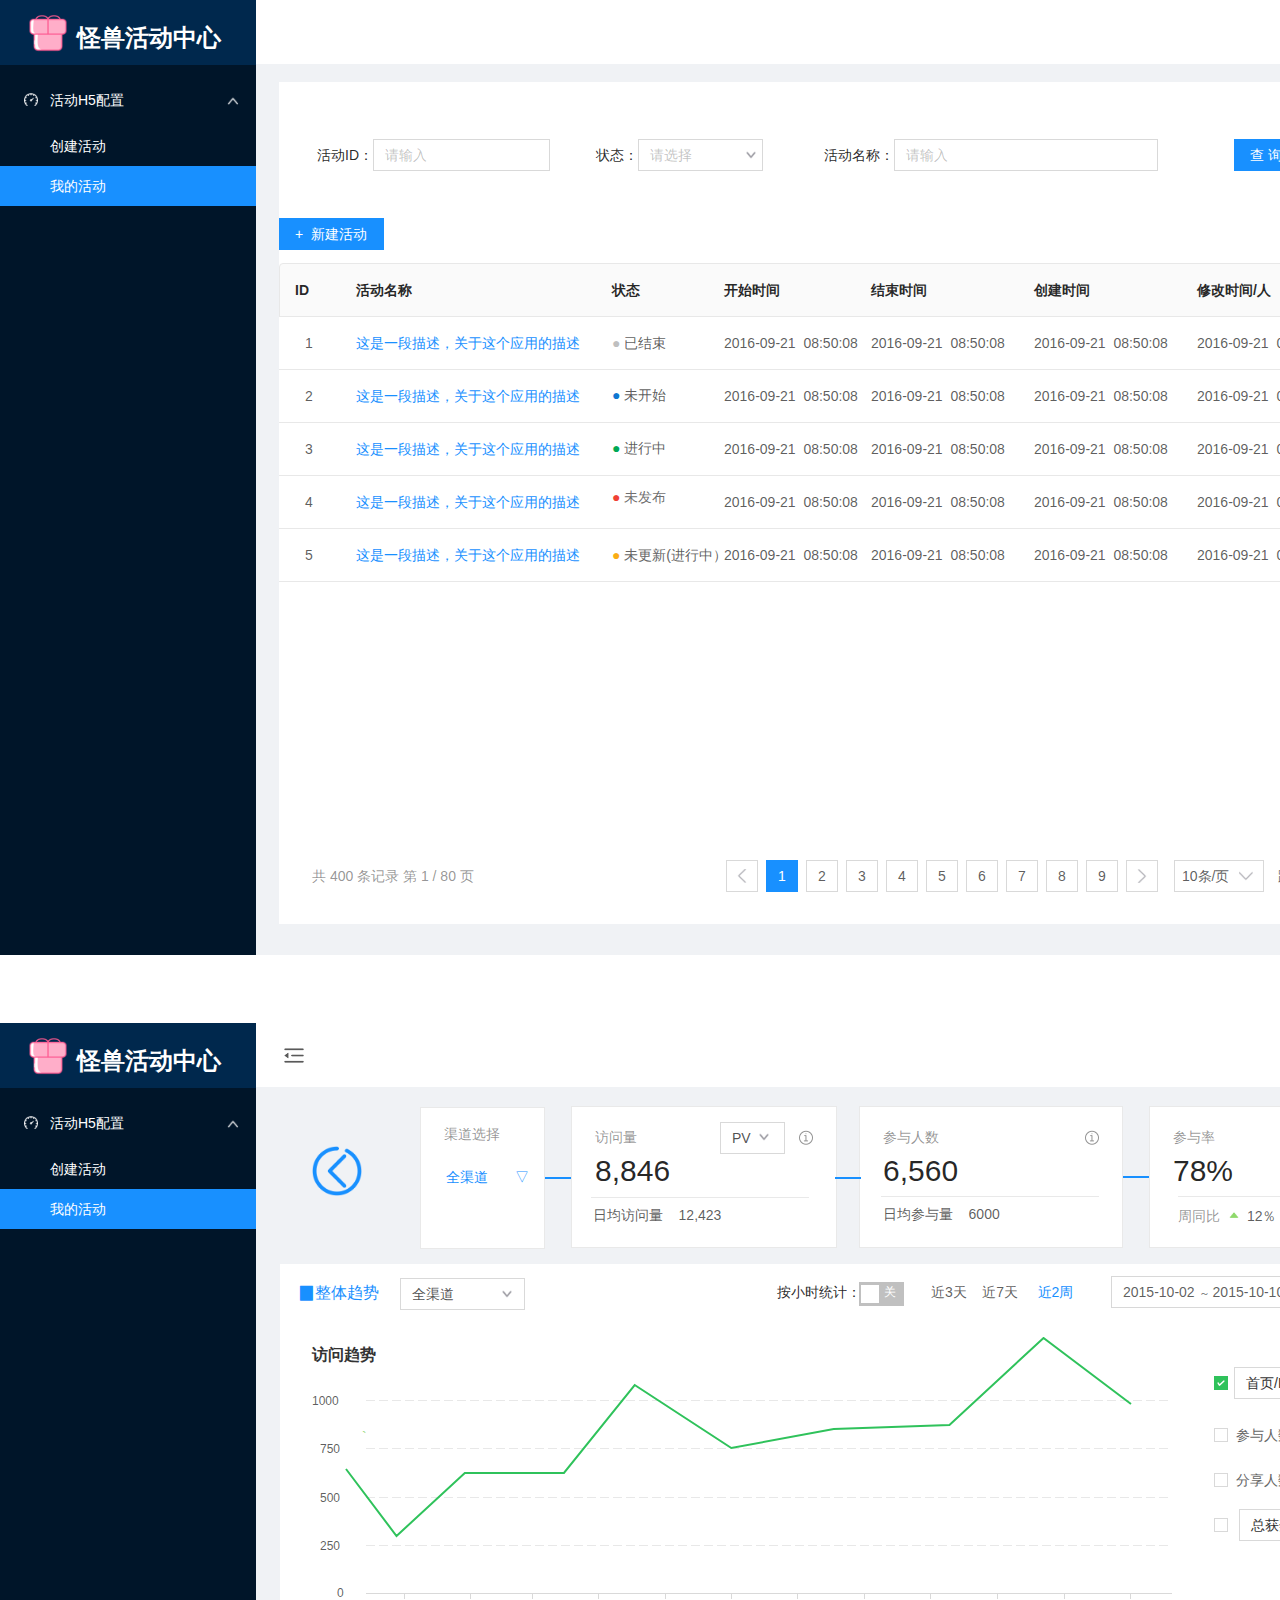
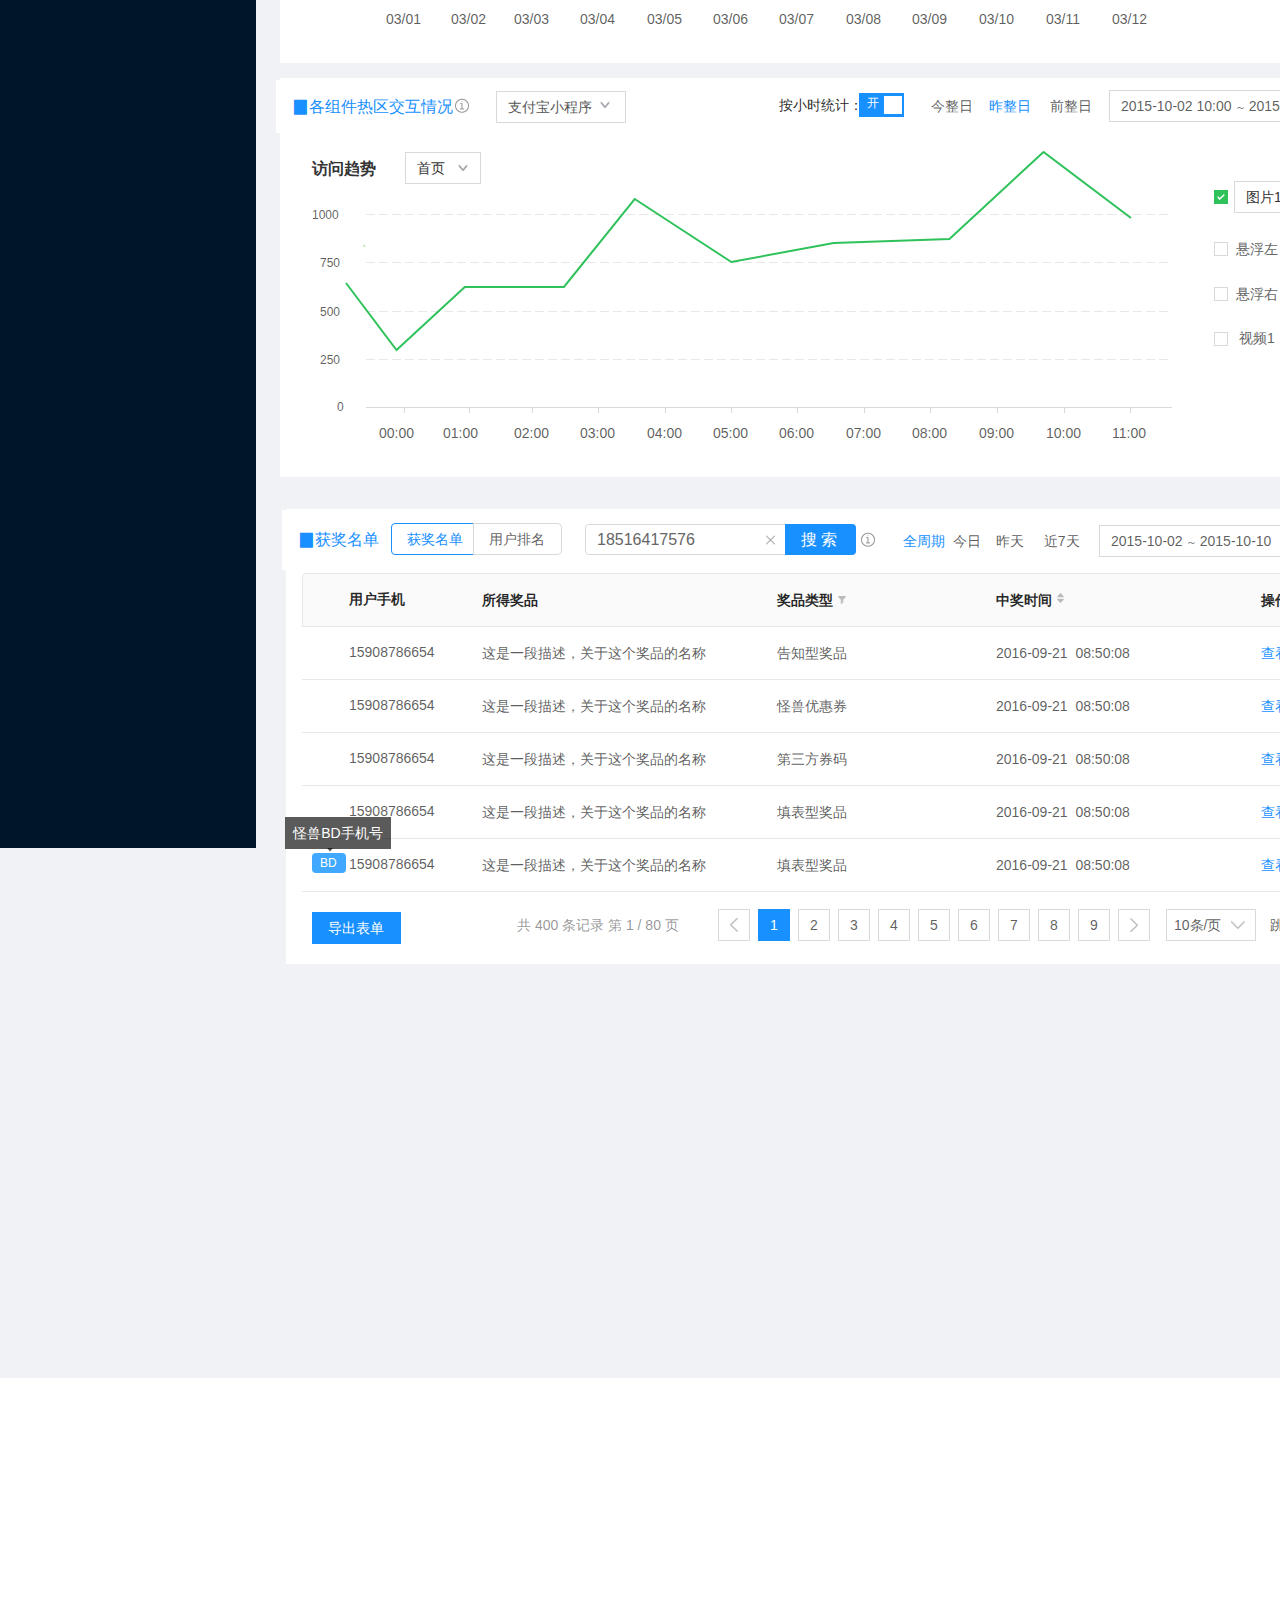
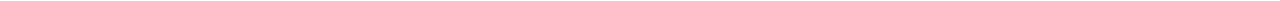
<file: 我的活动.html>
﻿<!DOCTYPE html>
<html>
  <head>
    <title>我的活动</title>
    <meta http-equiv="X-UA-Compatible" content="IE=edge"/>
    <meta http-equiv="content-type" content="text/html; charset=utf-8"/>
    <link href="resources/css/axure_rp_page.css" type="text/css" rel="stylesheet"/>
    <link href="data/styles.css" type="text/css" rel="stylesheet"/>
    <link href="files/我的活动/styles.css" type="text/css" rel="stylesheet"/>
    <script src="resources/scripts/jquery-3.2.1.min.js"></script>
    <script src="resources/scripts/axure/axQuery.js"></script>
    <script src="resources/scripts/axure/globals.js"></script>
    <script src="resources/scripts/axutils.js"></script>
    <script src="resources/scripts/axure/annotation.js"></script>
    <script src="resources/scripts/axure/axQuery.std.js"></script>
    <script src="resources/scripts/axure/doc.js"></script>
    <script src="resources/scripts/messagecenter.js"></script>
    <script src="resources/scripts/axure/events.js"></script>
    <script src="resources/scripts/axure/recording.js"></script>
    <script src="resources/scripts/axure/action.js"></script>
    <script src="resources/scripts/axure/expr.js"></script>
    <script src="resources/scripts/axure/geometry.js"></script>
    <script src="resources/scripts/axure/flyout.js"></script>
    <script src="resources/scripts/axure/model.js"></script>
    <script src="resources/scripts/axure/repeater.js"></script>
    <script src="resources/scripts/axure/sto.js"></script>
    <script src="resources/scripts/axure/utils.temp.js"></script>
    <script src="resources/scripts/axure/variables.js"></script>
    <script src="resources/scripts/axure/drag.js"></script>
    <script src="resources/scripts/axure/move.js"></script>
    <script src="resources/scripts/axure/visibility.js"></script>
    <script src="resources/scripts/axure/style.js"></script>
    <script src="resources/scripts/axure/adaptive.js"></script>
    <script src="resources/scripts/axure/tree.js"></script>
    <script src="resources/scripts/axure/init.temp.js"></script>
    <script src="resources/scripts/axure/legacy.js"></script>
    <script src="resources/scripts/axure/viewer.js"></script>
    <script src="resources/scripts/axure/math.js"></script>
    <script src="resources/scripts/axure/jquery.nicescroll.min.js"></script>
    <script src="data/document.js"></script>
    <script src="files/我的活动/data.js"></script>
    <script type="text/javascript">
      $axure.utils.getTransparentGifPath = function() { return 'resources/images/transparent.gif'; };
      $axure.utils.getOtherPath = function() { return 'resources/Other.html'; };
      $axure.utils.getReloadPath = function() { return 'resources/reload.html'; };
    </script>
  </head>
  <body>
    <div id="base" class="">

      <!-- Unnamed (组合) -->
      <div id="u0" class="ax_default" data-left="0" data-top="0" data-width="1440" data-height="955">

        <!-- Unnamed (矩形) -->
        <div id="u1" class="ax_default shape">
          <div id="u1_div" class=""></div>
          <div id="u1_text" class="text " style="display:none; visibility: hidden">
            <p></p>
          </div>
        </div>

        <!-- Unnamed (矩形) -->
        <div id="u2" class="ax_default box_2">
          <div id="u2_div" class=""></div>
          <div id="u2_text" class="text " style="display:none; visibility: hidden">
            <p></p>
          </div>
        </div>
      </div>

      <!-- Unnamed (组合) -->
      <div id="u3" class="ax_default" data-left="0" data-top="0" data-width="1440" data-height="206">

        <!-- Unnamed (组合) -->
        <div id="u4" class="ax_default" data-left="0" data-top="0" data-width="256" data-height="206">

          <!-- Unnamed (矩形) -->
          <div id="u5" class="ax_default box_1">
            <div id="u5_div" class=""></div>
            <div id="u5_text" class="text ">
              <p><span>z</span></p>
            </div>
          </div>

          <!-- Unnamed (组合) -->
          <div id="u6" class="ax_default" data-left="0" data-top="65" data-width="256" data-height="141">

            <!-- Unnamed (组合) -->
            <div id="u7" class="ax_default" data-left="0" data-top="65" data-width="256" data-height="61">

              <!-- Unnamed (矩形) -->
              <div id="u8" class="ax_default box_21">
                <div id="u8_div" class=""></div>
                <div id="u8_text" class="text ">
                  <p><span>活动H5配置</span></p>
                </div>
              </div>

              <!-- Unnamed (图片 ) -->
              <div id="u9" class="ax_default image1">
                <img id="u9_img" class="img " src="images/我的活动/u9.png"/>
                <div id="u9_text" class="text " style="display:none; visibility: hidden">
                  <p></p>
                </div>
              </div>

              <!-- Unnamed (图片 ) -->
              <div id="u10" class="ax_default image1">
                <img id="u10_img" class="img " src="images/我的活动/u10.png"/>
                <div id="u10_text" class="text " style="display:none; visibility: hidden">
                  <p></p>
                </div>
              </div>
            </div>

            <!-- Unnamed (矩形) -->
            <div id="u11" class="ax_default box_21">
              <div id="u11_div" class=""></div>
              <div id="u11_text" class="text ">
                <p><span>创建活动</span></p>
              </div>
            </div>

            <!-- Unnamed (矩形) -->
            <div id="u12" class="ax_default box_21">
              <div id="u12_div" class=""></div>
              <div id="u12_text" class="text ">
                <p><span>我的活动</span></p>
              </div>
            </div>
          </div>
        </div>

        <!-- Unnamed (组合) -->
        <div id="u13" class="ax_default" data-left="256" data-top="0" data-width="1184" data-height="64">

          <!-- Unnamed (矩形) -->
          <div id="u14" class="ax_default box_21">
            <div id="u14_div" class=""></div>
            <div id="u14_text" class="text " style="display:none; visibility: hidden">
              <p></p>
            </div>
          </div>

          <!-- Unnamed (组合) -->
          <div id="u15" class="ax_default" data-left="1317" data-top="21" data-width="97" data-height="24">

            <!-- Unnamed (图片 ) -->
            <div id="u16" class="ax_default image1">
              <img id="u16_img" class="img " src="images/我的活动/u16.jpg"/>
              <div id="u16_text" class="text " style="display:none; visibility: hidden">
                <p></p>
              </div>
            </div>

            <!-- Unnamed (矩形) -->
            <div id="u17" class="ax_default label">
              <div id="u17_div" class=""></div>
              <div id="u17_text" class="text ">
                <p><span>momo.zxy</span></p>
              </div>
            </div>
          </div>
        </div>
      </div>

      <!-- Unnamed (图片 ) -->
      <div id="u18" class="ax_default _图像">
        <img id="u18_img" class="img " src="images/我的活动/u18.png"/>
        <div id="u18_text" class="text " style="display:none; visibility: hidden">
          <p></p>
        </div>
      </div>

      <!-- Unnamed (矩形) -->
      <div id="u19" class="ax_default _标题_2">
        <div id="u19_div" class=""></div>
        <div id="u19_text" class="text ">
          <p><span>怪兽活动中心</span></p>
        </div>
      </div>

      <!-- Unnamed (组合) -->
      <div id="u20" class="ax_default" data-left="279" data-top="82" data-width="1136" data-height="842">

        <!-- Unnamed (矩形) -->
        <div id="u21" class="ax_default shape">
          <div id="u21_div" class=""></div>
          <div id="u21_text" class="text " style="display:none; visibility: hidden">
            <p></p>
          </div>
        </div>

        <!-- Unnamed (动态面板) -->
        <div id="u22" class="ax_default">
          <div id="u22_state0" class="panel_state" data-label="State1" style="">
            <div id="u22_state0_content" class="panel_state_content">
            </div>
          </div>
        </div>

        <!-- Unnamed (动态面板) -->
        <div id="u23" class="ax_default">
          <div id="u23_state0" class="panel_state" data-label="State1" style="">
            <div id="u23_state0_content" class="panel_state_content">
            </div>
          </div>
        </div>

        <!-- Unnamed (动态面板) -->
        <div id="u24" class="ax_default">
          <div id="u24_state0" class="panel_state" data-label="State1" style="">
            <div id="u24_state0_content" class="panel_state_content">
            </div>
          </div>
        </div>

        <!-- Unnamed (动态面板) -->
        <div id="u25" class="ax_default">
          <div id="u25_state0" class="panel_state" data-label="State1" style="">
            <div id="u25_state0_content" class="panel_state_content">
            </div>
          </div>
        </div>
      </div>

      <!-- Unnamed (矩形) -->
      <div id="u26" class="ax_default label">
        <div id="u26_div" class=""></div>
        <div id="u26_text" class="text ">
          <p><span>共 400 条记录 第 1 / 80 页 </span></p>
        </div>
      </div>

      <!-- Unnamed (组合) -->
      <div id="u27" class="ax_default" data-left="317" data-top="139" data-width="1056" data-height="56">

        <!-- Unnamed (组合) -->
        <div id="u28" class="ax_default" data-left="317" data-top="139" data-width="1056" data-height="56">

          <!-- Unnamed (组合) -->
          <div id="u29" class="ax_default" data-left="596" data-top="139" data-width="167" data-height="56">

            <!-- Unnamed (组合) -->
            <div id="u30" class="ax_default" data-left="638" data-top="139" data-width="125" data-height="56">

              <!-- Unnamed (矩形) -->
              <div id="u31" class="ax_default shape">
                <div id="u31_div" class=""></div>
                <div id="u31_text" class="text ">
                  <p><span>请选择</span></p>
                </div>
              </div>

              <!-- Unnamed (图片 ) -->
              <div id="u32" class="ax_default image1">
                <img id="u32_img" class="img " src="images/我的活动/u32.png"/>
                <div id="u32_text" class="text " style="display:none; visibility: hidden">
                  <p></p>
                </div>
              </div>

              <!-- Unnamed (矩形) -->
              <div id="u33" class="ax_default box_21">
                <div id="u33_div" class=""></div>
                <div id="u33_text" class="text ">
                  <p><span>24</span></p>
                </div>
              </div>
            </div>

            <!-- Unnamed (矩形) -->
            <div id="u34" class="ax_default heading_1">
              <div id="u34_div" class=""></div>
              <div id="u34_text" class="text ">
                <p><span>状态：</span></p>
              </div>
            </div>
          </div>

          <!-- Unnamed (组合) -->
          <div id="u35" class="ax_default" data-left="1234" data-top="139" data-width="139" data-height="32">

            <!-- Unnamed (矩形) -->
            <div id="u36" class="ax_default shape">
              <div id="u36_div" class=""></div>
              <div id="u36_text" class="text ">
                <p><span>查 询</span></p>
              </div>
            </div>

            <!-- Unnamed (矩形) -->
            <div id="u37" class="ax_default shape">
              <div id="u37_div" class=""></div>
              <div id="u37_text" class="text ">
                <p><span>重 置</span></p>
              </div>
            </div>

            <!-- Unnamed (组合) -->
            <div id="u38" class="ax_default" data-left="0" data-top="0" data-width="0" data-height="0">
            </div>
          </div>

          <!-- Unnamed (组合) -->
          <div id="u39" class="ax_default" data-left="317" data-top="139" data-width="233" data-height="56">

            <!-- Unnamed (组合) -->
            <div id="u40" class="ax_default" data-left="317" data-top="139" data-width="233" data-height="56">

              <!-- Unnamed (矩形) -->
              <div id="u41" class="ax_default heading_1">
                <div id="u41_div" class=""></div>
                <div id="u41_text" class="text ">
                  <p><span>活动ID：</span></p>
                </div>
              </div>

              <!-- Unnamed (矩形) -->
              <div id="u42" class="ax_default shape">
                <div id="u42_div" class=""></div>
                <div id="u42_text" class="text ">
                  <p><span>请输入</span></p>
                </div>
              </div>

              <!-- Unnamed (矩形) -->
              <div id="u43" class="ax_default box_21">
                <div id="u43_div" class=""></div>
                <div id="u43_text" class="text ">
                  <p><span>24</span></p>
                </div>
              </div>
            </div>
          </div>
        </div>

        <!-- Unnamed (组合) -->
        <div id="u44" class="ax_default" data-left="824" data-top="139" data-width="334" data-height="56">

          <!-- Unnamed (矩形) -->
          <div id="u45" class="ax_default heading_1">
            <div id="u45_div" class=""></div>
            <div id="u45_text" class="text ">
              <p><span>活动名称：</span></p>
            </div>
          </div>

          <!-- Unnamed (矩形) -->
          <div id="u46" class="ax_default shape">
            <div id="u46_div" class=""></div>
            <div id="u46_text" class="text ">
              <p><span>请输入</span></p>
            </div>
          </div>

          <!-- Unnamed (矩形) -->
          <div id="u47" class="ax_default box_21">
            <div id="u47_div" class=""></div>
            <div id="u47_text" class="text ">
              <p><span>24</span></p>
            </div>
          </div>
        </div>
      </div>

      <!-- Unnamed (组合) -->
      <div id="u48" class="ax_default" data-left="0" data-top="0" data-width="0" data-height="0">
      </div>

      <!-- Unnamed (组合) -->
      <div id="u49" class="ax_default" data-left="279" data-top="263" data-width="1136" data-height="319">

        <!-- Unnamed (矩形) -->
        <div id="u50" class="ax_default shape">
          <div id="u50_div" class=""></div>
          <div id="u50_text" class="text " style="display:none; visibility: hidden">
            <p></p>
          </div>
        </div>

        <!-- Unnamed (矩形) -->
        <div id="u51" class="ax_default shape">
          <div id="u51_div" class=""></div>
          <div id="u51_text" class="text " style="display:none; visibility: hidden">
            <p></p>
          </div>
        </div>

        <!-- Unnamed (矩形) -->
        <div id="u52" class="ax_default shape">
          <div id="u52_div" class=""></div>
          <div id="u52_text" class="text " style="display:none; visibility: hidden">
            <p></p>
          </div>
        </div>

        <!-- Unnamed (矩形) -->
        <div id="u53" class="ax_default shape">
          <div id="u53_div" class=""></div>
          <div id="u53_text" class="text " style="display:none; visibility: hidden">
            <p></p>
          </div>
        </div>

        <!-- Unnamed (矩形) -->
        <div id="u54" class="ax_default shape">
          <div id="u54_div" class=""></div>
          <div id="u54_text" class="text " style="display:none; visibility: hidden">
            <p></p>
          </div>
        </div>

        <!-- Unnamed (矩形) -->
        <div id="u55" class="ax_default shape">
          <div id="u55_div" class=""></div>
          <div id="u55_text" class="text " style="display:none; visibility: hidden">
            <p></p>
          </div>
        </div>
      </div>

      <!-- Unnamed (组合) -->
      <div id="u56" class="ax_default" data-left="708" data-top="263" data-width="167" data-height="319">

        <!-- Unnamed (矩形) -->
        <div id="u57" class="ax_default shape">
          <div id="u57_div" class=""></div>
          <div id="u57_text" class="text ">
            <p><span>开始时间</span></p>
          </div>
        </div>

        <!-- Unnamed (矩形) -->
        <div id="u58" class="ax_default shape">
          <div id="u58_div" class=""></div>
          <div id="u58_text" class="text ">
            <p><span style="font-family:'Microsoft Tai Le', sans-serif;">2016-09-21&nbsp; 08:50:08</span></p><p><span style="font-family:'Microsoft Tai Le', sans-serif;">2016-09-21&nbsp; 08:50:08</span></p><p><span style="font-family:'Microsoft Tai Le', sans-serif;">2016-09-21&nbsp; 08:50:08</span></p><p><span style="font-family:'Microsoft Tai Le', sans-serif;">2016-09-21&nbsp; 08:50:08</span></p><p><span style="font-family:'Microsoft Tai Le', sans-serif;">2016-09-21&nbsp; 08:50:08</span></p>
          </div>
        </div>
      </div>

      <!-- Unnamed (组合) -->
      <div id="u59" class="ax_default" data-left="1381" data-top="263" data-width="173" data-height="319">

        <!-- Unnamed (矩形) -->
        <div id="u60" class="ax_default shape">
          <div id="u60_div" class=""></div>
          <div id="u60_text" class="text ">
            <p><span>操作</span></p>
          </div>
        </div>

        <!-- Unnamed (矩形) -->
        <div id="u61" class="ax_default shape">
          <div id="u61_div" class=""></div>
          <div id="u61_text" class="text ">
            <p><span>查看链接&nbsp;&nbsp; 更多设置▲</span></p><p><span>查看链接&nbsp;&nbsp; 更多设置▲</span></p><p><span>查看链接&nbsp;&nbsp; 更多设置▲</span></p><p><span>发布活动&nbsp;&nbsp; 更多设置▲</span></p><p><span>更新活动&nbsp;&nbsp; 更多设置▼</span></p>
          </div>
        </div>
      </div>

      <!-- Unnamed (组合) -->
      <div id="u62" class="ax_default" data-left="596" data-top="263" data-width="132" data-height="319">

        <!-- Unnamed (矩形) -->
        <div id="u63" class="ax_default shape">
          <div id="u63_div" class=""></div>
          <div id="u63_text" class="text ">
            <p><span>状态</span></p>
          </div>
        </div>

        <!-- Unnamed (矩形) -->
        <div id="u64" class="ax_default shape">
          <div id="u64_div" class=""></div>
          <div id="u64_text" class="text ">
            <p></p><p></p><p></p><p></p><p></p>
          </div>
        </div>

        <!-- Unnamed (矩形) -->
        <div id="u65" class="ax_default heading_1">
          <div id="u65_div" class=""></div>
          <div id="u65_text" class="text ">
            <p><span style="font-family:'LucidaGrande', 'Lucida Grande', sans-serif;color:#BFBFBF;">●</span><span style="font-family:'Microsoft Tai Le', sans-serif;color:rgba(0, 0, 0, 0.427450980392157);"> </span><span style="font-family:'Microsoft YaHei', sans-serif;color:rgba(0, 0, 0, 0.647058823529412);">已结束</span></p>
          </div>
        </div>

        <!-- Unnamed (矩形) -->
        <div id="u66" class="ax_default heading_1">
          <div id="u66_div" class=""></div>
          <div id="u66_text" class="text ">
            <p><span style="font-family:'LucidaGrande', 'Lucida Grande', sans-serif;color:#0E77D1;">●</span><span style="font-family:'Microsoft Tai Le', sans-serif;color:rgba(0, 0, 0, 0.427450980392157);"> </span><span style="font-family:'Microsoft YaHei', sans-serif;color:rgba(0, 0, 0, 0.647058823529412);">未开始</span></p>
          </div>
        </div>

        <!-- Unnamed (矩形) -->
        <div id="u67" class="ax_default heading_1">
          <div id="u67_div" class=""></div>
          <div id="u67_text" class="text ">
            <p><span style="font-family:'LucidaGrande', 'Lucida Grande', sans-serif;color:#F04134;">●</span><span style="font-family:'Microsoft Tai Le', sans-serif;color:rgba(0, 0, 0, 0.427450980392157);"> </span><span style="font-family:'Microsoft Tai Le', sans-serif;color:rgba(85, 85, 85, 0.847058823529412);">未发布</span></p>
          </div>
        </div>

        <!-- Unnamed (矩形) -->
        <div id="u68" class="ax_default heading_1">
          <div id="u68_div" class=""></div>
          <div id="u68_text" class="text ">
            <p><span style="font-family:'LucidaGrande', 'Lucida Grande', sans-serif;color:#FAAD14;">●</span><span style="font-family:'Microsoft Tai Le', sans-serif;color:rgba(0, 0, 0, 0.427450980392157);"> </span><span style="font-family:'Microsoft Tai Le', sans-serif;color:#666666;">未更新(</span><span style="font-family:'Microsoft Tai Le', sans-serif;color:rgba(0, 0, 0, 0.647058823529412);">进行中）</span></p>
          </div>
        </div>

        <!-- Unnamed (矩形) -->
        <div id="u69" class="ax_default heading_1">
          <div id="u69_div" class=""></div>
          <div id="u69_text" class="text ">
            <p><span style="font-family:'LucidaGrande', 'Lucida Grande', sans-serif;color:#00A854;">●</span><span style="font-family:'Microsoft Tai Le', sans-serif;color:rgba(0, 0, 0, 0.427450980392157);"> </span><span style="font-family:'Microsoft Tai Le', sans-serif;color:rgba(0, 0, 0, 0.647058823529412);">进行中</span></p>
          </div>
        </div>
      </div>

      <!-- Unnamed (组合) -->
      <div id="u70" class="ax_default" data-left="726" data-top="860" data-width="659" data-height="32">

        <!-- Unnamed (矩形) -->
        <div id="u71" class="ax_default shape">
          <div id="u71_div" class=""></div>
          <div id="u71_text" class="text ">
            <p><span>1</span></p>
          </div>
        </div>

        <!-- Unnamed (矩形) -->
        <div id="u72" class="ax_default shape">
          <div id="u72_div" class=""></div>
          <div id="u72_text" class="text ">
            <p><span>2</span></p>
          </div>
        </div>

        <!-- Unnamed (矩形) -->
        <div id="u73" class="ax_default shape">
          <div id="u73_div" class=""></div>
          <div id="u73_text" class="text ">
            <p><span>3</span></p>
          </div>
        </div>

        <!-- Unnamed (矩形) -->
        <div id="u74" class="ax_default shape">
          <div id="u74_div" class=""></div>
          <div id="u74_text" class="text ">
            <p><span>4</span></p>
          </div>
        </div>

        <!-- Unnamed (矩形) -->
        <div id="u75" class="ax_default shape">
          <div id="u75_div" class=""></div>
          <div id="u75_text" class="text ">
            <p><span>5</span></p>
          </div>
        </div>

        <!-- Unnamed (矩形) -->
        <div id="u76" class="ax_default shape">
          <div id="u76_div" class=""></div>
          <div id="u76_text" class="text ">
            <p><span>9</span></p>
          </div>
        </div>

        <!-- Unnamed (矩形) -->
        <div id="u77" class="ax_default paragraph">
          <div id="u77_div" class=""></div>
          <div id="u77_text" class="text ">
            <p><span>跳至</span></p>
          </div>
        </div>

        <!-- Unnamed (矩形) -->
        <div id="u78" class="ax_default shape">
          <div id="u78_div" class=""></div>
          <div id="u78_text" class="text ">
            <p><span>5</span></p>
          </div>
        </div>

        <!-- Unnamed (矩形) -->
        <div id="u79" class="ax_default paragraph">
          <div id="u79_div" class=""></div>
          <div id="u79_text" class="text ">
            <p><span>页</span></p>
          </div>
        </div>

        <!-- Unnamed (矩形) -->
        <div id="u80" class="ax_default shape">
          <div id="u80_div" class=""></div>
          <div id="u80_text" class="text ">
            <p><span>8</span></p>
          </div>
        </div>

        <!-- Unnamed (矩形) -->
        <div id="u81" class="ax_default shape">
          <div id="u81_div" class=""></div>
          <div id="u81_text" class="text ">
            <p><span>7</span></p>
          </div>
        </div>

        <!-- Unnamed (矩形) -->
        <div id="u82" class="ax_default shape">
          <div id="u82_div" class=""></div>
          <div id="u82_text" class="text ">
            <p><span>6</span></p>
          </div>
        </div>

        <!-- Unnamed (组合) -->
        <div id="u83" class="ax_default" data-left="1174" data-top="860" data-width="90" data-height="32">

          <!-- Unnamed (矩形) -->
          <div id="u84" class="ax_default shape">
            <div id="u84_div" class=""></div>
            <div id="u84_text" class="text ">
              <p><span style="font-family:'ArialMT', 'Arial', sans-serif;">10</span><span style="font-family:'Microsoft YaHei', sans-serif;">条/页</span></p>
            </div>
          </div>

          <!-- Unnamed (图片 ) -->
          <div id="u85" class="ax_default image1">
            <img id="u85_img" class="img " src="images/我的活动/u85.svg"/>
            <div id="u85_text" class="text " style="display:none; visibility: hidden">
              <p></p>
            </div>
          </div>
        </div>

        <!-- Unnamed (组合) -->
        <div id="u86" class="ax_default" data-left="726" data-top="860" data-width="32" data-height="32">

          <!-- Unnamed (矩形) -->
          <div id="u87" class="ax_default shape">
            <div id="u87_div" class=""></div>
            <div id="u87_text" class="text " style="display:none; visibility: hidden">
              <p></p>
            </div>
          </div>

          <!-- Unnamed (图片 ) -->
          <div id="u88" class="ax_default image1">
            <img id="u88_img" class="img " src="images/我的活动/u88.png"/>
            <div id="u88_text" class="text " style="display:none; visibility: hidden">
              <p></p>
            </div>
          </div>
        </div>

        <!-- Unnamed (组合) -->
        <div id="u89" class="ax_default" data-left="1126" data-top="860" data-width="32" data-height="32">

          <!-- Unnamed (矩形) -->
          <div id="u90" class="ax_default shape">
            <div id="u90_div" class=""></div>
            <div id="u90_text" class="text " style="display:none; visibility: hidden">
              <p></p>
            </div>
          </div>

          <!-- Unnamed (图片 ) -->
          <div id="u91" class="ax_default image1">
            <img id="u91_img" class="img " src="images/我的活动/u85.svg"/>
            <div id="u91_text" class="text " style="display:none; visibility: hidden">
              <p></p>
            </div>
          </div>
        </div>
      </div>

      <!-- Unnamed (组合) -->
      <div id="u92" class="ax_default" data-left="339" data-top="263" data-width="257" data-height="319">

        <!-- Unnamed (矩形) -->
        <div id="u93" class="ax_default shape">
          <div id="u93_div" class=""></div>
          <div id="u93_text" class="text ">
            <p><span>活动名称</span></p>
          </div>
        </div>

        <!-- Unnamed (矩形) -->
        <div id="u94" class="ax_default shape">
          <div id="u94_div" class=""></div>
          <div id="u94_text" class="text ">
            <p><span>这是一段描述，关于这个应用的描述</span></p><p><span>这是一段描述，关于这个应用的描述</span></p><p><span>这是一段描述，关于这个应用的描述</span></p><p><span>这是一段描述，关于这个应用的描述</span></p><p><span>这是一段描述，关于这个应用的描述</span></p>
          </div>
        </div>
      </div>

      <!-- Unnamed (组合) -->
      <div id="u95" class="ax_default" data-left="855" data-top="263" data-width="167" data-height="319">

        <!-- Unnamed (矩形) -->
        <div id="u96" class="ax_default shape">
          <div id="u96_div" class=""></div>
          <div id="u96_text" class="text ">
            <p><span>结束时间</span></p>
          </div>
        </div>

        <!-- Unnamed (矩形) -->
        <div id="u97" class="ax_default shape">
          <div id="u97_div" class=""></div>
          <div id="u97_text" class="text ">
            <p><span style="font-family:'Microsoft Tai Le', sans-serif;">2016-09-21&nbsp; 08:50:08</span></p><p><span style="font-family:'Microsoft Tai Le', sans-serif;">2016-09-21&nbsp; 08:50:08</span></p><p><span style="font-family:'Microsoft Tai Le', sans-serif;">2016-09-21&nbsp; 08:50:08</span></p><p><span style="font-family:'Microsoft Tai Le', sans-serif;">2016-09-21&nbsp; 08:50:08</span></p><p><span style="font-family:'Microsoft Tai Le', sans-serif;">2016-09-21&nbsp; 08:50:08</span></p>
          </div>
        </div>
      </div>

      <!-- Unnamed (组合) -->
      <div id="u98" class="ax_default" data-left="1018" data-top="263" data-width="167" data-height="319">

        <!-- Unnamed (矩形) -->
        <div id="u99" class="ax_default shape">
          <div id="u99_div" class=""></div>
          <div id="u99_text" class="text ">
            <p><span>创建时间</span></p>
          </div>
        </div>

        <!-- Unnamed (矩形) -->
        <div id="u100" class="ax_default shape">
          <div id="u100_div" class=""></div>
          <div id="u100_text" class="text ">
            <p><span style="font-family:'Microsoft Tai Le', sans-serif;">2016-09-21&nbsp; 08:50:08</span></p><p><span style="font-family:'Microsoft Tai Le', sans-serif;">2016-09-21&nbsp; 08:50:08</span></p><p><span style="font-family:'Microsoft Tai Le', sans-serif;">2016-09-21&nbsp; 08:50:08</span></p><p><span style="font-family:'Microsoft Tai Le', sans-serif;">2016-09-21&nbsp; 08:50:08</span></p><p><span style="font-family:'Microsoft Tai Le', sans-serif;">2016-09-21&nbsp; 08:50:08</span></p>
          </div>
        </div>
      </div>

      <!-- Unnamed (组合) -->
      <div id="u101" class="ax_default" data-left="1181" data-top="263" data-width="204" data-height="319">

        <!-- Unnamed (矩形) -->
        <div id="u102" class="ax_default shape">
          <div id="u102_div" class=""></div>
          <div id="u102_text" class="text ">
            <p><span>修改时间/人</span></p>
          </div>
        </div>

        <!-- Unnamed (矩形) -->
        <div id="u103" class="ax_default shape">
          <div id="u103_div" class=""></div>
          <div id="u103_text" class="text ">
            <p><span>2016-09-21&nbsp; 08:50:08 wang</span></p><p><span>2016-09-21&nbsp; 08:50:08 wang</span></p><p><span>2016-09-21&nbsp; 08:50:08 wang</span></p><p><span>2016-09-21&nbsp; 08:50:08 wang</span></p><p><span>2016-09-21&nbsp; 08:50:08 wang</span></p>
          </div>
        </div>
      </div>

      <!-- Unnamed (组合) -->
      <div id="u104" class="ax_default" data-left="1936" data-top="45" data-width="520" data-height="355">

        <!-- Unnamed (组合) -->
        <div id="u105" class="ax_default" data-left="1936" data-top="45" data-width="520" data-height="355">

          <!-- Unnamed (矩形) -->
          <div id="u106" class="ax_default shape">
            <div id="u106_div" class=""></div>
            <div id="u106_text" class="text " style="display:none; visibility: hidden">
              <p></p>
            </div>
          </div>

          <!-- Unnamed (组合) -->
          <div id="u107" class="ax_default" data-left="1936" data-top="45" data-width="520" data-height="355">

            <!-- Unnamed (组合) -->
            <div id="u108" class="ax_default" data-left="1936" data-top="45" data-width="520" data-height="355">

              <!-- Unnamed (组合) -->
              <div id="u109" class="ax_default" data-left="1936" data-top="45" data-width="520" data-height="355">

                <!-- Unnamed (矩形) -->
                <div id="u110" class="ax_default shape">
                  <div id="u110_div" class=""></div>
                  <div id="u110_text" class="text " style="display:none; visibility: hidden">
                    <p></p>
                  </div>
                </div>

                <!-- Unnamed (组合) -->
                <div id="u111" class="ax_default" data-left="1936" data-top="45" data-width="520" data-height="54">

                  <!-- Unnamed (矩形) -->
                  <div id="u112" class="ax_default shape">
                    <div id="u112_div" class=""></div>
                    <div id="u112_text" class="text ">
                      <p style="font-size:14px;"><span style="font-family:'PingFangSC-Semibold', 'PingFang SC Semibold', 'PingFang SC', sans-serif;font-weight:650;color:rgba(13, 13, 13, 0.647058823529412);">预览&amp;发布</span><span style="font-family:'Microsoft Tai Le', sans-serif;font-weight:400;color:rgba(0, 0, 0, 0.647058823529412);"> </span><span style="font-family:'Microsoft Tai Le Bold', 'Microsoft Tai Le Regular', 'Microsoft Tai Le', sans-serif;font-weight:700;color:rgba(0, 0, 0, 0.647058823529412);"> </span><span style="font-family:'PingFangSC-Regular', 'PingFang SC', sans-serif;font-weight:400;font-size:12px;color:rgba(0, 0, 0, 0.427450980392157);">请使用扫码预览</span></p>
                    </div>
                  </div>

                  <!-- Unnamed (组合) -->
                  <div id="u113" class="ax_default" data-left="2420" data-top="63" data-width="12" data-height="12">

                    <!-- Unnamed (图片 ) -->
                    <div id="u114" class="ax_default image1">
                      <img id="u114_img" class="img " src="images/我的活动/u114.png"/>
                      <div id="u114_text" class="text " style="display:none; visibility: hidden">
                        <p></p>
                      </div>
                    </div>
                  </div>
                </div>

                <!-- Unnamed (组合) -->
                <div id="u115" class="ax_default" data-left="1936" data-top="328" data-width="520" data-height="72">

                  <!-- Unnamed (组合) -->
                  <div id="u116" class="ax_default" data-left="1936" data-top="328" data-width="520" data-height="72">

                    <!-- Unnamed (矩形) -->
                    <div id="u117" class="ax_default shape">
                      <div id="u117_div" class=""></div>
                      <div id="u117_text" class="text " style="display:none; visibility: hidden">
                        <p></p>
                      </div>
                    </div>
                  </div>

                  <!-- Unnamed (矩形) -->
                  <div id="u118" class="ax_default shape">
                    <div id="u118_div" class=""></div>
                    <div id="u118_text" class="text ">
                      <p><span>关闭</span></p>
                    </div>
                  </div>

                  <!-- Unnamed (组合) -->
                  <div id="u119" class="ax_default" data-left="2359" data-top="344" data-width="88" data-height="32">

                    <!-- Unnamed (矩形) -->
                    <div id="u120" class="ax_default shape">
                      <div id="u120_div" class=""></div>
                      <div id="u120_text" class="text ">
                        <p><span>发布</span></p>
                      </div>
                    </div>

                    <!-- Unnamed (图片 ) -->
                    <div id="u121" class="ax_default image1">
                      <img id="u121_img" class="img " src="images/我的活动/u121.png"/>
                      <div id="u121_text" class="text " style="display:none; visibility: hidden">
                        <p></p>
                      </div>
                    </div>
                  </div>
                </div>
              </div>
            </div>
          </div>
        </div>
      </div>

      <!-- Unnamed (图片 ) -->
      <div id="u122" class="ax_default _图像">
        <img id="u122_img" class="img " src="images/我的活动/u122.png"/>
        <div id="u122_text" class="text " style="display:none; visibility: hidden">
          <p></p>
        </div>
      </div>

      <!-- Unnamed (组合) -->
      <div id="u123" class="ax_default" data-left="1943" data-top="344" data-width="331" data-height="32">

        <!-- Unnamed (矩形) -->
        <div id="u124" class="ax_default shape">
          <div id="u124_div" class=""></div>
          <div id="u124_text" class="text ">
            <p><span>预览状态不能参与活动</span></p>
          </div>
        </div>

        <!-- Unnamed (图片 ) -->
        <div id="u125" class="ax_default image1">
          <img id="u125_img" class="img " src="images/我的活动/u125.png"/>
          <div id="u125_text" class="text " style="display:none; visibility: hidden">
            <p></p>
          </div>
        </div>
      </div>

      <!-- Unnamed (组合) -->
      <div id="u126" class="ax_default" data-left="1936" data-top="550" data-width="520" data-height="342">

        <!-- Unnamed (组合) -->
        <div id="u127" class="ax_default" data-left="1936" data-top="550" data-width="520" data-height="342">

          <!-- Unnamed (矩形) -->
          <div id="u128" class="ax_default shape">
            <div id="u128_div" class=""></div>
            <div id="u128_text" class="text " style="display:none; visibility: hidden">
              <p></p>
            </div>
          </div>

          <!-- Unnamed (组合) -->
          <div id="u129" class="ax_default" data-left="1936" data-top="550" data-width="520" data-height="342">

            <!-- Unnamed (组合) -->
            <div id="u130" class="ax_default" data-left="1936" data-top="550" data-width="520" data-height="342">

              <!-- Unnamed (组合) -->
              <div id="u131" class="ax_default" data-left="1936" data-top="550" data-width="520" data-height="342">

                <!-- Unnamed (矩形) -->
                <div id="u132" class="ax_default shape">
                  <div id="u132_div" class=""></div>
                  <div id="u132_text" class="text " style="display:none; visibility: hidden">
                    <p></p>
                  </div>
                </div>

                <!-- Unnamed (组合) -->
                <div id="u133" class="ax_default" data-left="1936" data-top="550" data-width="520" data-height="54">

                  <!-- Unnamed (矩形) -->
                  <div id="u134" class="ax_default shape">
                    <div id="u134_div" class=""></div>
                    <div id="u134_text" class="text ">
                      <p style="font-size:14px;"><span style="font-family:'PingFangSC-Semibold', 'PingFang SC Semibold', 'PingFang SC', sans-serif;font-weight:650;color:rgba(13, 13, 13, 0.647058823529412);">查看链接</span><span style="font-family:'Microsoft Tai Le', sans-serif;font-weight:400;color:rgba(0, 0, 0, 0.647058823529412);"> </span><span style="font-family:'Microsoft Tai Le Bold', 'Microsoft Tai Le Regular', 'Microsoft Tai Le', sans-serif;font-weight:700;color:rgba(0, 0, 0, 0.647058823529412);"> </span><span style="font-family:'PingFangSC-Regular', 'PingFang SC', sans-serif;font-weight:400;font-size:12px;color:rgba(0, 0, 0, 0.427450980392157);">请使用怪兽小程序扫码预可直接打开</span></p>
                    </div>
                  </div>

                  <!-- Unnamed (组合) -->
                  <div id="u135" class="ax_default" data-left="2420" data-top="568" data-width="12" data-height="12">

                    <!-- Unnamed (图片 ) -->
                    <div id="u136" class="ax_default image1">
                      <img id="u136_img" class="img " src="images/我的活动/u114.png"/>
                      <div id="u136_text" class="text " style="display:none; visibility: hidden">
                        <p></p>
                      </div>
                    </div>
                  </div>
                </div>

                <!-- Unnamed (组合) -->
                <div id="u137" class="ax_default" data-left="1936" data-top="820" data-width="520" data-height="72">

                  <!-- Unnamed (组合) -->
                  <div id="u138" class="ax_default" data-left="1936" data-top="820" data-width="520" data-height="72">

                    <!-- Unnamed (矩形) -->
                    <div id="u139" class="ax_default shape">
                      <div id="u139_div" class=""></div>
                      <div id="u139_text" class="text " style="display:none; visibility: hidden">
                        <p></p>
                      </div>
                    </div>
                  </div>

                  <!-- Unnamed (矩形) -->
                  <div id="u140" class="ax_default shape">
                    <div id="u140_div" class=""></div>
                    <div id="u140_text" class="text ">
                      <p><span>复制链接</span></p>
                    </div>
                  </div>

                  <!-- Unnamed (矩形) -->
                  <div id="u141" class="ax_default shape">
                    <div id="u141_div" class=""></div>
                    <div id="u141_text" class="text ">
                      <p><span>关闭</span></p>
                    </div>
                  </div>
                </div>
              </div>
            </div>
          </div>
        </div>
      </div>

      <!-- Unnamed (图片 ) -->
      <div id="u142" class="ax_default _图像">
        <img id="u142_img" class="img " src="images/我的活动/u122.png"/>
        <div id="u142_text" class="text " style="display:none; visibility: hidden">
          <p></p>
        </div>
      </div>

      <!-- Unnamed (组合) -->
      <div id="u143" class="ax_default" data-left="0" data-top="1023" data-width="1440" data-height="1955">

        <!-- Unnamed (矩形) -->
        <div id="u144" class="ax_default shape">
          <div id="u144_div" class=""></div>
          <div id="u144_text" class="text " style="display:none; visibility: hidden">
            <p></p>
          </div>
        </div>

        <!-- Unnamed (矩形) -->
        <div id="u145" class="ax_default box_2">
          <div id="u145_div" class=""></div>
          <div id="u145_text" class="text " style="display:none; visibility: hidden">
            <p></p>
          </div>
        </div>
      </div>

      <!-- Unnamed (组合) -->
      <div id="u146" class="ax_default" data-left="0" data-top="1023" data-width="1440" data-height="206">

        <!-- Unnamed (组合) -->
        <div id="u147" class="ax_default" data-left="0" data-top="1023" data-width="256" data-height="206">

          <!-- Unnamed (矩形) -->
          <div id="u148" class="ax_default box_1">
            <div id="u148_div" class=""></div>
            <div id="u148_text" class="text ">
              <p><span>z</span></p>
            </div>
          </div>

          <!-- Unnamed (组合) -->
          <div id="u149" class="ax_default" data-left="0" data-top="1088" data-width="256" data-height="141">

            <!-- Unnamed (组合) -->
            <div id="u150" class="ax_default" data-left="0" data-top="1088" data-width="256" data-height="61">

              <!-- Unnamed (矩形) -->
              <div id="u151" class="ax_default box_21">
                <div id="u151_div" class=""></div>
                <div id="u151_text" class="text ">
                  <p><span>活动H5配置</span></p>
                </div>
              </div>

              <!-- Unnamed (图片 ) -->
              <div id="u152" class="ax_default image1">
                <img id="u152_img" class="img " src="images/我的活动/u9.png"/>
                <div id="u152_text" class="text " style="display:none; visibility: hidden">
                  <p></p>
                </div>
              </div>

              <!-- Unnamed (图片 ) -->
              <div id="u153" class="ax_default image1">
                <img id="u153_img" class="img " src="images/我的活动/u10.png"/>
                <div id="u153_text" class="text " style="display:none; visibility: hidden">
                  <p></p>
                </div>
              </div>
            </div>

            <!-- Unnamed (矩形) -->
            <div id="u154" class="ax_default box_21">
              <div id="u154_div" class=""></div>
              <div id="u154_text" class="text ">
                <p><span>创建活动</span></p>
              </div>
            </div>

            <!-- Unnamed (矩形) -->
            <div id="u155" class="ax_default box_21">
              <div id="u155_div" class=""></div>
              <div id="u155_text" class="text ">
                <p><span>我的活动</span></p>
              </div>
            </div>
          </div>
        </div>

        <!-- Unnamed (组合) -->
        <div id="u156" class="ax_default" data-left="256" data-top="1023" data-width="1184" data-height="64">

          <!-- Unnamed (矩形) -->
          <div id="u157" class="ax_default box_21">
            <div id="u157_div" class=""></div>
            <div id="u157_text" class="text " style="display:none; visibility: hidden">
              <p></p>
            </div>
          </div>

          <!-- Unnamed (图片 ) -->
          <div id="u158" class="ax_default image1">
            <img id="u158_img" class="img " src="images/我的活动/u158.png"/>
            <div id="u158_text" class="text " style="display:none; visibility: hidden">
              <p></p>
            </div>
          </div>

          <!-- Unnamed (组合) -->
          <div id="u159" class="ax_default" data-left="1317" data-top="1044" data-width="97" data-height="24">

            <!-- Unnamed (图片 ) -->
            <div id="u160" class="ax_default image1">
              <img id="u160_img" class="img " src="images/我的活动/u16.jpg"/>
              <div id="u160_text" class="text " style="display:none; visibility: hidden">
                <p></p>
              </div>
            </div>

            <!-- Unnamed (矩形) -->
            <div id="u161" class="ax_default label">
              <div id="u161_div" class=""></div>
              <div id="u161_text" class="text ">
                <p><span>momo.zxy</span></p>
              </div>
            </div>
          </div>
        </div>
      </div>

      <!-- Unnamed (图片 ) -->
      <div id="u162" class="ax_default _图像">
        <img id="u162_img" class="img " src="images/我的活动/u18.png"/>
        <div id="u162_text" class="text " style="display:none; visibility: hidden">
          <p></p>
        </div>
      </div>

      <!-- Unnamed (矩形) -->
      <div id="u163" class="ax_default _标题_2">
        <div id="u163_div" class=""></div>
        <div id="u163_text" class="text ">
          <p><span>怪兽活动中心</span></p>
        </div>
      </div>

      <!-- Unnamed (组合) -->
      <div id="u164" class="ax_default" data-left="420" data-top="1103" data-width="417" data-height="146">

        <!-- Unnamed (矩形) -->
        <div id="u165" class="ax_default box_1">
          <div id="u165_div" class=""></div>
          <div id="u165_text" class="text " style="display:none; visibility: hidden">
            <p></p>
          </div>
        </div>

        <!-- Unnamed (矩形) -->
        <div id="u166" class="ax_default box_1">
          <div id="u166_div" class=""></div>
          <div id="u166_text" class="text ">
            <p><span style="font-family:'PingFangSC-Regular', 'PingFang SC', sans-serif;">日均访问量&nbsp; &nbsp; </span><span style="font-family:'ArialMT', 'Arial', sans-serif;">12,423</span></p>
          </div>
        </div>

        <!-- Unnamed (组合) -->
        <div id="u167" class="ax_default" data-left="571" data-top="1106" data-width="266" data-height="104">

          <!-- Unnamed (矩形) -->
          <div id="u168" class="ax_default label">
            <div id="u168_div" class=""></div>
            <div id="u168_text" class="text ">
              <p><span>8,846</span></p>
            </div>
          </div>

          <!-- Unnamed (矩形) -->
          <div id="u169" class="ax_default label">
            <div id="u169_div" class=""></div>
            <div id="u169_text" class="text ">
              <p><span>访问量</span></p>
            </div>
          </div>

          <!-- Unnamed (组合) -->
          <div id="u170" class="ax_default" data-left="799" data-top="1106" data-width="38" data-height="39">

            <!-- Unnamed (图片 ) -->
            <div id="u171" class="ax_default image1">
              <img id="u171_img" class="img " src="images/我的活动/u171.png"/>
              <div id="u171_text" class="text " style="display:none; visibility: hidden">
                <p></p>
              </div>
            </div>

            <!-- Unnamed (矩形) -->
            <div id="u172" class="ax_default box_21">
              <div id="u172_div" class=""></div>
              <div id="u172_text" class="text ">
                <p><span>24</span></p>
              </div>
            </div>
          </div>
        </div>

        <!-- Unnamed (矩形) -->
        <div id="u173" class="ax_default box_1">
          <div id="u173_div" class=""></div>
          <div id="u173_text" class="text " style="display:none; visibility: hidden">
            <p></p>
          </div>
        </div>

        <!-- Unnamed (矩形) -->
        <div id="u174" class="ax_default label">
          <div id="u174_div" class=""></div>
          <div id="u174_text" class="text ">
            <p><span>渠道选择</span></p>
          </div>
        </div>
      </div>

      <!-- Unnamed (组合) -->
      <div id="u175" class="ax_default" data-left="859" data-top="1106" data-width="264" data-height="142">

        <!-- Unnamed (矩形) -->
        <div id="u176" class="ax_default box_1">
          <div id="u176_div" class=""></div>
          <div id="u176_text" class="text " style="display:none; visibility: hidden">
            <p></p>
          </div>
        </div>

        <!-- Unnamed (矩形) -->
        <div id="u177" class="ax_default box_1">
          <div id="u177_div" class=""></div>
          <div id="u177_text" class="text ">
            <p><span style="font-family:'PingFangSC-Regular', 'PingFang SC', sans-serif;">日均参与量&nbsp; &nbsp; </span><span style="font-family:'ArialMT', 'Arial', sans-serif;">6000</span></p>
          </div>
        </div>

        <!-- Unnamed (组合) -->
        <div id="u178" class="ax_default" data-left="859" data-top="1106" data-width="264" data-height="104">

          <!-- Unnamed (矩形) -->
          <div id="u179" class="ax_default label">
            <div id="u179_div" class=""></div>
            <div id="u179_text" class="text ">
              <p><span>6,560</span></p>
            </div>
          </div>

          <!-- Unnamed (矩形) -->
          <div id="u180" class="ax_default label">
            <div id="u180_div" class=""></div>
            <div id="u180_text" class="text ">
              <p><span>参与人数</span></p>
            </div>
          </div>

          <!-- Unnamed (组合) -->
          <div id="u181" class="ax_default" data-left="1085" data-top="1106" data-width="38" data-height="39">

            <!-- Unnamed (图片 ) -->
            <div id="u182" class="ax_default image1">
              <img id="u182_img" class="img " src="images/我的活动/u171.png"/>
              <div id="u182_text" class="text " style="display:none; visibility: hidden">
                <p></p>
              </div>
            </div>

            <!-- Unnamed (矩形) -->
            <div id="u183" class="ax_default box_21">
              <div id="u183_div" class=""></div>
              <div id="u183_text" class="text ">
                <p><span>24</span></p>
              </div>
            </div>
          </div>
        </div>
      </div>

      <!-- Unnamed (组合) -->
      <div id="u184" class="ax_default" data-left="1149" data-top="1106" data-width="266" data-height="142">

        <!-- Unnamed (矩形) -->
        <div id="u185" class="ax_default box_1">
          <div id="u185_div" class=""></div>
          <div id="u185_text" class="text " style="display:none; visibility: hidden">
            <p></p>
          </div>
        </div>

        <!-- Unnamed (矩形) -->
        <div id="u186" class="ax_default box_1">
          <div id="u186_div" class=""></div>
          <div id="u186_text" class="text " style="display:none; visibility: hidden">
            <p></p>
          </div>
        </div>

        <!-- Unnamed (组合) -->
        <div id="u187" class="ax_default" data-left="1149" data-top="1106" data-width="266" data-height="104">

          <!-- Unnamed (矩形) -->
          <div id="u188" class="ax_default label">
            <div id="u188_div" class=""></div>
            <div id="u188_text" class="text ">
              <p><span>78%</span></p>
            </div>
          </div>

          <!-- Unnamed (矩形) -->
          <div id="u189" class="ax_default label">
            <div id="u189_div" class=""></div>
            <div id="u189_text" class="text ">
              <p><span>参与率</span></p>
            </div>
          </div>

          <!-- Unnamed (组合) -->
          <div id="u190" class="ax_default" data-left="1377" data-top="1106" data-width="38" data-height="39">

            <!-- Unnamed (图片 ) -->
            <div id="u191" class="ax_default image1">
              <img id="u191_img" class="img " src="images/我的活动/u171.png"/>
              <div id="u191_text" class="text " style="display:none; visibility: hidden">
                <p></p>
              </div>
            </div>

            <!-- Unnamed (矩形) -->
            <div id="u192" class="ax_default box_21">
              <div id="u192_div" class=""></div>
              <div id="u192_text" class="text ">
                <p><span>24</span></p>
              </div>
            </div>
          </div>
        </div>

        <!-- Unnamed (组合) -->
        <div id="u193" class="ax_default" data-left="1178" data-top="1205" data-width="99" data-height="22">

          <!-- Unnamed (矩形) -->
          <div id="u194" class="ax_default label">
            <div id="u194_div" class=""></div>
            <div id="u194_text" class="text ">
              <p><span>周同比</span></p>
            </div>
          </div>

          <!-- Unnamed (矩形) -->
          <div id="u195" class="ax_default label">
            <div id="u195_div" class=""></div>
            <div id="u195_text" class="text ">
              <p><span>&nbsp;12％</span></p>
            </div>
          </div>

          <!-- Unnamed (图片 ) -->
          <div id="u196" class="ax_default image1">
            <img id="u196_img" class="img " src="images/我的活动/u196.png"/>
            <div id="u196_text" class="text " style="display:none; visibility: hidden">
              <p></p>
            </div>
          </div>
        </div>

        <!-- Unnamed (组合) -->
        <div id="u197" class="ax_default" data-left="1292" data-top="1205" data-width="99" data-height="22">

          <!-- Unnamed (矩形) -->
          <div id="u198" class="ax_default label">
            <div id="u198_div" class=""></div>
            <div id="u198_text" class="text ">
              <p><span>日环比</span></p>
            </div>
          </div>

          <!-- Unnamed (矩形) -->
          <div id="u199" class="ax_default label">
            <div id="u199_div" class=""></div>
            <div id="u199_text" class="text ">
              <p><span>&nbsp;11％</span></p>
            </div>
          </div>

          <!-- Unnamed (图片 ) -->
          <div id="u200" class="ax_default image1">
            <img id="u200_img" class="img " src="images/我的活动/u200.png"/>
            <div id="u200_text" class="text " style="display:none; visibility: hidden">
              <p></p>
            </div>
          </div>
        </div>
      </div>

      <!-- Unnamed (组合) -->
      <div id="u201" class="ax_default" data-left="279" data-top="1264" data-width="1137" data-height="399">

        <!-- Unnamed (矩形) -->
        <div id="u202" class="ax_default box_1">
          <img id="u202_img" class="img " src="images/我的活动/u202.svg"/>
          <div id="u202_text" class="text " style="display:none; visibility: hidden">
            <p></p>
          </div>
        </div>

        <!-- Unnamed (矩形) -->
        <div id="u203" class="ax_default box_1">
          <div id="u203_div" class=""></div>
          <div id="u203_text" class="text ">
            <p><span>访问趋势</span></p>
          </div>
        </div>

        <!-- Unnamed (组合) -->
        <div id="u204" class="ax_default" data-left="279" data-top="1264" data-width="1136" data-height="55">

          <!-- Unnamed (矩形) -->
          <div id="u205" class="ax_default box_1">
            <div id="u205_div" class=""></div>
            <div id="u205_text" class="text " style="display:none; visibility: hidden">
              <p></p>
            </div>
          </div>

          <!-- Unnamed (组合) -->
          <div id="u206" class="ax_default" data-left="282" data-top="1266" data-width="1129" data-height="53">

            <!-- Unnamed (矩形) -->
            <div id="u207" class="ax_default box_1">
              <div id="u207_div" class=""></div>
              <div id="u207_text" class="text ">
                <p><span>▉整体趋势</span></p>
              </div>
            </div>

            <!-- Unnamed (组合) -->
            <div id="u208" class="ax_default" data-left="931" data-top="1276" data-width="480" data-height="32">

              <!-- Unnamed (矩形) -->
              <div id="u209" class="ax_default label">
                <div id="u209_div" class=""></div>
                <div id="u209_text" class="text ">
                  <p><span style="color:rgba(0, 0, 0, 0.647058823529412);">近3天&nbsp; &nbsp; 近7天&nbsp; &nbsp;&nbsp; </span><span style="color:#1890FF;">近2周 </span><span style="color:rgba(0, 0, 0, 0.647058823529412);">&nbsp;&nbsp; </span></p>
                </div>
              </div>

              <!-- Unnamed (组合) -->
              <div id="u210" class="ax_default" data-left="1111" data-top="1276" data-width="300" data-height="32">

                <!-- Unnamed (矩形) -->
                <div id="u211" class="ax_default shape">
                  <div id="u211_div" class=""></div>
                  <div id="u211_text" class="text ">
                    <p style="font-size:14px;"><span>2015-10-02 </span><span style="font-size:11px;"> ～ </span><span>2015-10-10</span></p>
                  </div>
                </div>

                <!-- Unnamed (组合) -->
                <div id="u212" class="ax_default" data-left="1385" data-top="1284" data-width="26" data-height="15">

                  <!-- Unnamed (图片 ) -->
                  <div id="u213" class="ax_default image1">
                    <img id="u213_img" class="img " src="images/我的活动/u213.png"/>
                    <div id="u213_text" class="text " style="display:none; visibility: hidden">
                      <p></p>
                    </div>
                  </div>

                  <!-- Unnamed (矩形) -->
                  <div id="u214" class="ax_default box_21">
                    <div id="u214_div" class=""></div>
                    <div id="u214_text" class="text ">
                      <p><span>8</span></p>
                    </div>
                  </div>
                </div>
              </div>
            </div>
          </div>
        </div>

        <!-- Unnamed (组合) -->
        <div id="u215" class="ax_default" data-left="312" data-top="1338" data-width="860" data-height="289">

          <!-- Unnamed (组合) -->
          <div id="u216" class="ax_default" data-left="366" data-top="1400" data-width="806" data-height="194">

            <!-- Unnamed (线段) -->
            <div id="u217" class="ax_default line">
              <img id="u217_img" class="img " src="images/我的活动/u217.svg"/>
              <div id="u217_text" class="text " style="display:none; visibility: hidden">
                <p></p>
              </div>
            </div>

            <!-- Unnamed (线段) -->
            <div id="u218" class="ax_default line">
              <img id="u218_img" class="img " src="images/我的活动/u218.svg"/>
              <div id="u218_text" class="text " style="display:none; visibility: hidden">
                <p></p>
              </div>
            </div>

            <!-- Unnamed (线段) -->
            <div id="u219" class="ax_default line">
              <img id="u219_img" class="img " src="images/我的活动/u218.svg"/>
              <div id="u219_text" class="text " style="display:none; visibility: hidden">
                <p></p>
              </div>
            </div>

            <!-- Unnamed (线段) -->
            <div id="u220" class="ax_default line">
              <img id="u220_img" class="img " src="images/我的活动/u218.svg"/>
              <div id="u220_text" class="text " style="display:none; visibility: hidden">
                <p></p>
              </div>
            </div>

            <!-- Unnamed (线段) -->
            <div id="u221" class="ax_default line">
              <img id="u221_img" class="img " src="images/我的活动/u218.svg"/>
              <div id="u221_text" class="text " style="display:none; visibility: hidden">
                <p></p>
              </div>
            </div>
          </div>

          <!-- Unnamed (组合) -->
          <div id="u222" class="ax_default" data-left="346" data-top="1338" data-width="802" data-height="289">

            <!-- Unnamed (组合) -->
            <div id="u223" class="ax_default" data-left="346" data-top="1338" data-width="785" data-height="289">

              <!-- Unnamed (线段) -->
              <div id="u224" class="ax_default line">
                <img id="u224_img" class="img " src="images/我的活动/u224.svg"/>
                <div id="u224_text" class="text " style="display:none; visibility: hidden">
                  <p></p>
                </div>
              </div>

              <!-- Unnamed (矩形) -->
              <div id="u225" class="ax_default label">
                <div id="u225_div" class=""></div>
                <div id="u225_text" class="text ">
                  <p><span>03/01</span></p>
                </div>
              </div>

              <!-- Unnamed (形状) -->
              <div id="u226" class="ax_default shape">
                <img id="u226_img" class="img " src="images/我的活动/u226.svg"/>
                <div id="u226_text" class="text ">
                  <p><span>`</span></p>
                </div>
              </div>
            </div>

            <!-- Unnamed (组合) -->
            <div id="u227" class="ax_default" data-left="451" data-top="1594" data-width="36" data-height="33">

              <!-- Unnamed (线段) -->
              <div id="u228" class="ax_default line">
                <img id="u228_img" class="img " src="images/我的活动/u224.svg"/>
                <div id="u228_text" class="text " style="display:none; visibility: hidden">
                  <p></p>
                </div>
              </div>

              <!-- Unnamed (矩形) -->
              <div id="u229" class="ax_default label">
                <div id="u229_div" class=""></div>
                <div id="u229_text" class="text ">
                  <p><span>03/02</span></p>
                </div>
              </div>
            </div>

            <!-- Unnamed (组合) -->
            <div id="u230" class="ax_default" data-left="514" data-top="1594" data-width="36" data-height="33">

              <!-- Unnamed (线段) -->
              <div id="u231" class="ax_default line">
                <img id="u231_img" class="img " src="images/我的活动/u224.svg"/>
                <div id="u231_text" class="text " style="display:none; visibility: hidden">
                  <p></p>
                </div>
              </div>

              <!-- Unnamed (矩形) -->
              <div id="u232" class="ax_default label">
                <div id="u232_div" class=""></div>
                <div id="u232_text" class="text ">
                  <p><span>03/03</span></p>
                </div>
              </div>
            </div>

            <!-- Unnamed (组合) -->
            <div id="u233" class="ax_default" data-left="580" data-top="1594" data-width="36" data-height="33">

              <!-- Unnamed (线段) -->
              <div id="u234" class="ax_default line">
                <img id="u234_img" class="img " src="images/我的活动/u224.svg"/>
                <div id="u234_text" class="text " style="display:none; visibility: hidden">
                  <p></p>
                </div>
              </div>

              <!-- Unnamed (矩形) -->
              <div id="u235" class="ax_default label">
                <div id="u235_div" class=""></div>
                <div id="u235_text" class="text ">
                  <p><span>03/04</span></p>
                </div>
              </div>
            </div>

            <!-- Unnamed (组合) -->
            <div id="u236" class="ax_default" data-left="647" data-top="1594" data-width="36" data-height="33">

              <!-- Unnamed (线段) -->
              <div id="u237" class="ax_default line">
                <img id="u237_img" class="img " src="images/我的活动/u224.svg"/>
                <div id="u237_text" class="text " style="display:none; visibility: hidden">
                  <p></p>
                </div>
              </div>

              <!-- Unnamed (矩形) -->
              <div id="u238" class="ax_default label">
                <div id="u238_div" class=""></div>
                <div id="u238_text" class="text ">
                  <p><span>03/05</span></p>
                </div>
              </div>
            </div>

            <!-- Unnamed (组合) -->
            <div id="u239" class="ax_default" data-left="713" data-top="1594" data-width="36" data-height="33">

              <!-- Unnamed (矩形) -->
              <div id="u240" class="ax_default label">
                <div id="u240_div" class=""></div>
                <div id="u240_text" class="text ">
                  <p><span>03/06</span></p>
                </div>
              </div>

              <!-- Unnamed (线段) -->
              <div id="u241" class="ax_default line">
                <img id="u241_img" class="img " src="images/我的活动/u224.svg"/>
                <div id="u241_text" class="text " style="display:none; visibility: hidden">
                  <p></p>
                </div>
              </div>
            </div>

            <!-- Unnamed (组合) -->
            <div id="u242" class="ax_default" data-left="846" data-top="1594" data-width="36" data-height="33">

              <!-- Unnamed (矩形) -->
              <div id="u243" class="ax_default label">
                <div id="u243_div" class=""></div>
                <div id="u243_text" class="text ">
                  <p><span>03/08</span></p>
                </div>
              </div>

              <!-- Unnamed (线段) -->
              <div id="u244" class="ax_default line">
                <img id="u244_img" class="img " src="images/我的活动/u224.svg"/>
                <div id="u244_text" class="text " style="display:none; visibility: hidden">
                  <p></p>
                </div>
              </div>
            </div>

            <!-- Unnamed (组合) -->
            <div id="u245" class="ax_default" data-left="979" data-top="1594" data-width="36" data-height="33">

              <!-- Unnamed (线段) -->
              <div id="u246" class="ax_default line">
                <img id="u246_img" class="img " src="images/我的活动/u224.svg"/>
                <div id="u246_text" class="text " style="display:none; visibility: hidden">
                  <p></p>
                </div>
              </div>

              <!-- Unnamed (矩形) -->
              <div id="u247" class="ax_default label">
                <div id="u247_div" class=""></div>
                <div id="u247_text" class="text ">
                  <p><span>03/10</span></p>
                </div>
              </div>
            </div>

            <!-- Unnamed (组合) -->
            <div id="u248" class="ax_default" data-left="1046" data-top="1594" data-width="36" data-height="33">

              <!-- Unnamed (线段) -->
              <div id="u249" class="ax_default line">
                <img id="u249_img" class="img " src="images/我的活动/u224.svg"/>
                <div id="u249_text" class="text " style="display:none; visibility: hidden">
                  <p></p>
                </div>
              </div>

              <!-- Unnamed (矩形) -->
              <div id="u250" class="ax_default label">
                <div id="u250_div" class=""></div>
                <div id="u250_text" class="text ">
                  <p><span>03/11</span></p>
                </div>
              </div>
            </div>

            <!-- Unnamed (组合) -->
            <div id="u251" class="ax_default" data-left="1112" data-top="1594" data-width="36" data-height="33">

              <!-- Unnamed (线段) -->
              <div id="u252" class="ax_default line">
                <img id="u252_img" class="img " src="images/我的活动/u224.svg"/>
                <div id="u252_text" class="text " style="display:none; visibility: hidden">
                  <p></p>
                </div>
              </div>

              <!-- Unnamed (矩形) -->
              <div id="u253" class="ax_default label">
                <div id="u253_div" class=""></div>
                <div id="u253_text" class="text ">
                  <p><span>03/12</span></p>
                </div>
              </div>
            </div>

            <!-- Unnamed (组合) -->
            <div id="u254" class="ax_default" data-left="912" data-top="1594" data-width="36" data-height="33">

              <!-- Unnamed (线段) -->
              <div id="u255" class="ax_default line">
                <img id="u255_img" class="img " src="images/我的活动/u224.svg"/>
                <div id="u255_text" class="text " style="display:none; visibility: hidden">
                  <p></p>
                </div>
              </div>

              <!-- Unnamed (矩形) -->
              <div id="u256" class="ax_default label">
                <div id="u256_div" class=""></div>
                <div id="u256_text" class="text ">
                  <p><span>03/09</span></p>
                </div>
              </div>
            </div>

            <!-- Unnamed (组合) -->
            <div id="u257" class="ax_default" data-left="779" data-top="1594" data-width="36" data-height="33">

              <!-- Unnamed (线段) -->
              <div id="u258" class="ax_default line">
                <img id="u258_img" class="img " src="images/我的活动/u224.svg"/>
                <div id="u258_text" class="text " style="display:none; visibility: hidden">
                  <p></p>
                </div>
              </div>

              <!-- Unnamed (矩形) -->
              <div id="u259" class="ax_default label">
                <div id="u259_div" class=""></div>
                <div id="u259_text" class="text ">
                  <p><span>03/07</span></p>
                </div>
              </div>
            </div>
          </div>

          <!-- Unnamed (矩形) -->
          <div id="u260" class="ax_default label">
            <div id="u260_div" class=""></div>
            <div id="u260_text" class="text ">
              <p><span>0</span></p>
            </div>
          </div>

          <!-- Unnamed (矩形) -->
          <div id="u261" class="ax_default label">
            <div id="u261_div" class=""></div>
            <div id="u261_text" class="text ">
              <p><span>250</span></p>
            </div>
          </div>

          <!-- Unnamed (矩形) -->
          <div id="u262" class="ax_default label">
            <div id="u262_div" class=""></div>
            <div id="u262_text" class="text ">
              <p><span>500</span></p>
            </div>
          </div>

          <!-- Unnamed (矩形) -->
          <div id="u263" class="ax_default label">
            <div id="u263_div" class=""></div>
            <div id="u263_text" class="text ">
              <p><span>750</span></p>
            </div>
          </div>

          <!-- Unnamed (矩形) -->
          <div id="u264" class="ax_default label">
            <div id="u264_div" class=""></div>
            <div id="u264_text" class="text ">
              <p><span>1000</span></p>
            </div>
          </div>
        </div>
      </div>

      <!-- Unnamed (图片 ) -->
      <div id="u265" class="ax_default _图像">
        <img id="u265_img" class="img " src="images/我的活动/u265.png"/>
        <div id="u265_text" class="text " style="display:none; visibility: hidden">
          <p></p>
        </div>
      </div>

      <!-- Unnamed (组合) -->
      <div id="u266" class="ax_default" data-left="777" data-top="1276" data-width="127" data-height="35">

        <!-- Unnamed (矩形) -->
        <div id="u267" class="ax_default heading_1">
          <div id="u267_div" class=""></div>
          <div id="u267_text" class="text ">
            <p><span>按小时统计：</span></p>
          </div>
        </div>

        <!-- Unnamed (组合) -->
        <div id="u268" class="ax_default" data-left="859" data-top="1282" data-width="45" data-height="24">

          <!-- Unnamed (矩形) -->
          <div id="u269" class="ax_default shape">
            <div id="u269_div" class=""></div>
            <div id="u269_text" class="text ">
              <p><span>关</span></p>
            </div>
          </div>

          <!-- Unnamed (矩形) -->
          <div id="u270" class="ax_default shape">
            <div id="u270_div" class=""></div>
            <div id="u270_text" class="text " style="display:none; visibility: hidden">
              <p></p>
            </div>
          </div>
        </div>
      </div>

      <!-- Unnamed (矩形) -->
      <div id="u271" class="ax_default shape">
        <div id="u271_div" class=""></div>
        <div id="u271_text" class="text ">
          <p><span>PV</span></p>
        </div>
      </div>

      <!-- Unnamed (组合) -->
      <div id="u272" class="ax_default" data-left="758" data-top="1130" data-width="24" data-height="15">

        <!-- Unnamed (图片 ) -->
        <div id="u273" class="ax_default image1">
          <img id="u273_img" class="img " src="images/我的活动/u32.png"/>
          <div id="u273_text" class="text " style="display:none; visibility: hidden">
            <p></p>
          </div>
        </div>

        <!-- Unnamed (矩形) -->
        <div id="u274" class="ax_default box_21">
          <div id="u274_div" class=""></div>
          <div id="u274_text" class="text ">
            <p><span>8</span></p>
          </div>
        </div>
      </div>

      <!-- Unnamed (组合) -->
      <div id="u275" class="ax_default" data-left="1214" data-top="1367" data-width="123" data-height="32">

        <!-- Unnamed (组合) -->
        <div id="u276" class="ax_default" data-left="1214" data-top="1376" data-width="14" data-height="14">

          <!-- Unnamed (矩形) -->
          <div id="u277" class="ax_default box_3">
            <div id="u277_div" class=""></div>
            <div id="u277_text" class="text " style="display:none; visibility: hidden">
              <p></p>
            </div>
          </div>

          <!-- Unnamed (图片 ) -->
          <div id="u278" class="ax_default image1">
            <img id="u278_img" class="img " src="images/我的活动/u278.png"/>
            <div id="u278_text" class="text " style="display:none; visibility: hidden">
              <p></p>
            </div>
          </div>
        </div>

        <!-- Unnamed (组合) -->
        <div id="u279" class="ax_default" data-left="1234" data-top="1367" data-width="103" data-height="32">

          <!-- Unnamed (矩形) -->
          <div id="u280" class="ax_default shape">
            <div id="u280_div" class=""></div>
            <div id="u280_text" class="text ">
              <p><span>首页/PV</span></p>
            </div>
          </div>

          <!-- Unnamed (组合) -->
          <div id="u281" class="ax_default" data-left="1311" data-top="1376" data-width="24" data-height="15">

            <!-- Unnamed (图片 ) -->
            <div id="u282" class="ax_default image1">
              <img id="u282_img" class="img " src="images/我的活动/u32.png"/>
              <div id="u282_text" class="text " style="display:none; visibility: hidden">
                <p></p>
              </div>
            </div>

            <!-- Unnamed (矩形) -->
            <div id="u283" class="ax_default box_21">
              <div id="u283_div" class=""></div>
              <div id="u283_text" class="text ">
                <p><span>8</span></p>
              </div>
            </div>
          </div>
        </div>
      </div>

      <!-- Unnamed (组合) -->
      <div id="u284" class="ax_default" data-left="1214" data-top="1419" data-width="102" data-height="32">

        <!-- Unnamed (矩形) -->
        <div id="u285" class="ax_default heading_1">
          <div id="u285_div" class=""></div>
          <div id="u285_text" class="text ">
            <p><span>参与人数</span></p>
          </div>
        </div>

        <!-- Unnamed (组合) -->
        <div id="u286" class="ax_default" data-left="1214" data-top="1428" data-width="14" data-height="14">

          <!-- Unnamed (矩形) -->
          <div id="u287" class="ax_default box_3">
            <div id="u287_div" class=""></div>
            <div id="u287_text" class="text " style="display:none; visibility: hidden">
              <p></p>
            </div>
          </div>
        </div>
      </div>

      <!-- Unnamed (组合) -->
      <div id="u288" class="ax_default" data-left="1214" data-top="1464" data-width="102" data-height="32">

        <!-- Unnamed (矩形) -->
        <div id="u289" class="ax_default heading_1">
          <div id="u289_div" class=""></div>
          <div id="u289_text" class="text ">
            <p><span>分享人数</span></p>
          </div>
        </div>

        <!-- Unnamed (组合) -->
        <div id="u290" class="ax_default" data-left="1214" data-top="1473" data-width="14" data-height="14">

          <!-- Unnamed (矩形) -->
          <div id="u291" class="ax_default box_3">
            <div id="u291_div" class=""></div>
            <div id="u291_text" class="text " style="display:none; visibility: hidden">
              <p></p>
            </div>
          </div>
        </div>
      </div>

      <!-- Unnamed (组合) -->
      <div id="u292" class="ax_default" data-left="1214" data-top="1509" data-width="139" data-height="32">

        <!-- Unnamed (组合) -->
        <div id="u293" class="ax_default" data-left="1214" data-top="1518" data-width="14" data-height="14">

          <!-- Unnamed (矩形) -->
          <div id="u294" class="ax_default box_3">
            <div id="u294_div" class=""></div>
            <div id="u294_text" class="text " style="display:none; visibility: hidden">
              <p></p>
            </div>
          </div>
        </div>

        <!-- Unnamed (矩形) -->
        <div id="u295" class="ax_default shape">
          <div id="u295_div" class=""></div>
          <div id="u295_text" class="text ">
            <p><span>总获奖人数</span></p>
          </div>
        </div>

        <!-- Unnamed (组合) -->
        <div id="u296" class="ax_default" data-left="1326" data-top="1518" data-width="24" data-height="15">

          <!-- Unnamed (图片 ) -->
          <div id="u297" class="ax_default image1">
            <img id="u297_img" class="img " src="images/我的活动/u32.png"/>
            <div id="u297_text" class="text " style="display:none; visibility: hidden">
              <p></p>
            </div>
          </div>

          <!-- Unnamed (矩形) -->
          <div id="u298" class="ax_default box_21">
            <div id="u298_div" class=""></div>
            <div id="u298_text" class="text ">
              <p><span>8</span></p>
            </div>
          </div>
        </div>
      </div>

      <!-- Unnamed (组合) -->
      <div id="u299" class="ax_default" data-left="276" data-top="1678" data-width="1140" data-height="399">

        <!-- Unnamed (矩形) -->
        <div id="u300" class="ax_default box_1">
          <img id="u300_img" class="img " src="images/我的活动/u202.svg"/>
          <div id="u300_text" class="text " style="display:none; visibility: hidden">
            <p></p>
          </div>
        </div>

        <!-- Unnamed (矩形) -->
        <div id="u301" class="ax_default box_1">
          <div id="u301_div" class=""></div>
          <div id="u301_text" class="text ">
            <p><span>访问趋势</span></p>
          </div>
        </div>

        <!-- Unnamed (组合) -->
        <div id="u302" class="ax_default" data-left="276" data-top="1678" data-width="1139" data-height="55">

          <!-- Unnamed (矩形) -->
          <div id="u303" class="ax_default box_1">
            <div id="u303_div" class=""></div>
            <div id="u303_text" class="text " style="display:none; visibility: hidden">
              <p></p>
            </div>
          </div>

          <!-- Unnamed (组合) -->
          <div id="u304" class="ax_default" data-left="276" data-top="1680" data-width="1133" data-height="53">

            <!-- Unnamed (矩形) -->
            <div id="u305" class="ax_default box_1">
              <div id="u305_div" class=""></div>
              <div id="u305_text" class="text ">
                <p><span>▉各组件热区交互情况</span></p>
              </div>
            </div>

            <!-- Unnamed (组合) -->
            <div id="u306" class="ax_default" data-left="931" data-top="1690" data-width="478" data-height="32">

              <!-- Unnamed (矩形) -->
              <div id="u307" class="ax_default label">
                <div id="u307_div" class=""></div>
                <div id="u307_text" class="text ">
                  <p><span style="color:rgba(0, 0, 0, 0.647058823529412);">今整日&nbsp; &nbsp; </span><span style="color:#1890FF;">昨整日</span><span style="color:rgba(0, 0, 0, 0.647058823529412);">&nbsp; &nbsp;&nbsp; 前整日&nbsp; &nbsp; </span></p>
                </div>
              </div>

              <!-- Unnamed (矩形) -->
              <div id="u308" class="ax_default shape">
                <div id="u308_div" class=""></div>
                <div id="u308_text" class="text ">
                  <p style="font-size:14px;"><span>2015-10-02 10:00</span><span style="font-size:11px;"> ～ </span><span>2015-10-02 21:00</span></p>
                </div>
              </div>

              <!-- Unnamed (组合) -->
              <div id="u309" class="ax_default" data-left="1380" data-top="1698" data-width="26" data-height="15">

                <!-- Unnamed (图片 ) -->
                <div id="u310" class="ax_default image1">
                  <img id="u310_img" class="img " src="images/我的活动/u213.png"/>
                  <div id="u310_text" class="text " style="display:none; visibility: hidden">
                    <p></p>
                  </div>
                </div>

                <!-- Unnamed (矩形) -->
                <div id="u311" class="ax_default box_21">
                  <div id="u311_div" class=""></div>
                  <div id="u311_text" class="text ">
                    <p><span>8</span></p>
                  </div>
                </div>
              </div>
            </div>

            <!-- Unnamed (图片 ) -->
            <div id="u312" class="ax_default image1">
              <img id="u312_img" class="img " src="images/我的活动/u171.png"/>
              <div id="u312_text" class="text " style="display:none; visibility: hidden">
                <p></p>
              </div>
            </div>
          </div>
        </div>

        <!-- Unnamed (组合) -->
        <div id="u313" class="ax_default" data-left="312" data-top="1752" data-width="860" data-height="289">

          <!-- Unnamed (组合) -->
          <div id="u314" class="ax_default" data-left="366" data-top="1814" data-width="806" data-height="194">

            <!-- Unnamed (线段) -->
            <div id="u315" class="ax_default line">
              <img id="u315_img" class="img " src="images/我的活动/u217.svg"/>
              <div id="u315_text" class="text " style="display:none; visibility: hidden">
                <p></p>
              </div>
            </div>

            <!-- Unnamed (线段) -->
            <div id="u316" class="ax_default line">
              <img id="u316_img" class="img " src="images/我的活动/u218.svg"/>
              <div id="u316_text" class="text " style="display:none; visibility: hidden">
                <p></p>
              </div>
            </div>

            <!-- Unnamed (线段) -->
            <div id="u317" class="ax_default line">
              <img id="u317_img" class="img " src="images/我的活动/u218.svg"/>
              <div id="u317_text" class="text " style="display:none; visibility: hidden">
                <p></p>
              </div>
            </div>

            <!-- Unnamed (线段) -->
            <div id="u318" class="ax_default line">
              <img id="u318_img" class="img " src="images/我的活动/u218.svg"/>
              <div id="u318_text" class="text " style="display:none; visibility: hidden">
                <p></p>
              </div>
            </div>

            <!-- Unnamed (线段) -->
            <div id="u319" class="ax_default line">
              <img id="u319_img" class="img " src="images/我的活动/u218.svg"/>
              <div id="u319_text" class="text " style="display:none; visibility: hidden">
                <p></p>
              </div>
            </div>
          </div>

          <!-- Unnamed (组合) -->
          <div id="u320" class="ax_default" data-left="346" data-top="1752" data-width="802" data-height="289">

            <!-- Unnamed (组合) -->
            <div id="u321" class="ax_default" data-left="346" data-top="1752" data-width="785" data-height="289">

              <!-- Unnamed (线段) -->
              <div id="u322" class="ax_default line">
                <img id="u322_img" class="img " src="images/我的活动/u224.svg"/>
                <div id="u322_text" class="text " style="display:none; visibility: hidden">
                  <p></p>
                </div>
              </div>

              <!-- Unnamed (矩形) -->
              <div id="u323" class="ax_default label">
                <div id="u323_div" class=""></div>
                <div id="u323_text" class="text ">
                  <p><span>00:00</span></p>
                </div>
              </div>

              <!-- Unnamed (形状) -->
              <div id="u324" class="ax_default shape">
                <img id="u324_img" class="img " src="images/我的活动/u226.svg"/>
                <div id="u324_text" class="text ">
                  <p><span>`</span></p>
                </div>
              </div>
            </div>

            <!-- Unnamed (组合) -->
            <div id="u325" class="ax_default" data-left="443" data-top="2008" data-width="43" data-height="33">

              <!-- Unnamed (线段) -->
              <div id="u326" class="ax_default line selected">
                <img id="u326_img" class="img " src="images/我的活动/u224.svg"/>
                <div id="u326_text" class="text " style="display:none; visibility: hidden">
                  <p></p>
                </div>
              </div>

              <!-- Unnamed (矩形) -->
              <div id="u327" class="ax_default label selected">
                <div id="u327_div" class="selected"></div>
                <div id="u327_text" class="text ">
                  <p><span>01:00</span></p>
                </div>
              </div>
            </div>

            <!-- Unnamed (组合) -->
            <div id="u328" class="ax_default" data-left="514" data-top="2008" data-width="36" data-height="33">

              <!-- Unnamed (线段) -->
              <div id="u329" class="ax_default line">
                <img id="u329_img" class="img " src="images/我的活动/u224.svg"/>
                <div id="u329_text" class="text " style="display:none; visibility: hidden">
                  <p></p>
                </div>
              </div>

              <!-- Unnamed (矩形) -->
              <div id="u330" class="ax_default label">
                <div id="u330_div" class=""></div>
                <div id="u330_text" class="text ">
                  <p><span>02:00</span></p>
                </div>
              </div>
            </div>

            <!-- Unnamed (组合) -->
            <div id="u331" class="ax_default" data-left="580" data-top="2008" data-width="36" data-height="33">

              <!-- Unnamed (线段) -->
              <div id="u332" class="ax_default line">
                <img id="u332_img" class="img " src="images/我的活动/u224.svg"/>
                <div id="u332_text" class="text " style="display:none; visibility: hidden">
                  <p></p>
                </div>
              </div>

              <!-- Unnamed (矩形) -->
              <div id="u333" class="ax_default label">
                <div id="u333_div" class=""></div>
                <div id="u333_text" class="text ">
                  <p><span>03:00</span></p>
                </div>
              </div>
            </div>

            <!-- Unnamed (组合) -->
            <div id="u334" class="ax_default" data-left="647" data-top="2008" data-width="36" data-height="33">

              <!-- Unnamed (线段) -->
              <div id="u335" class="ax_default line">
                <img id="u335_img" class="img " src="images/我的活动/u224.svg"/>
                <div id="u335_text" class="text " style="display:none; visibility: hidden">
                  <p></p>
                </div>
              </div>

              <!-- Unnamed (矩形) -->
              <div id="u336" class="ax_default label">
                <div id="u336_div" class=""></div>
                <div id="u336_text" class="text ">
                  <p><span>04:00</span></p>
                </div>
              </div>
            </div>

            <!-- Unnamed (组合) -->
            <div id="u337" class="ax_default" data-left="713" data-top="2008" data-width="36" data-height="33">

              <!-- Unnamed (矩形) -->
              <div id="u338" class="ax_default label">
                <div id="u338_div" class=""></div>
                <div id="u338_text" class="text ">
                  <p><span>05:00</span></p>
                </div>
              </div>

              <!-- Unnamed (线段) -->
              <div id="u339" class="ax_default line">
                <img id="u339_img" class="img " src="images/我的活动/u224.svg"/>
                <div id="u339_text" class="text " style="display:none; visibility: hidden">
                  <p></p>
                </div>
              </div>
            </div>

            <!-- Unnamed (组合) -->
            <div id="u340" class="ax_default" data-left="846" data-top="2008" data-width="36" data-height="33">

              <!-- Unnamed (矩形) -->
              <div id="u341" class="ax_default label">
                <div id="u341_div" class=""></div>
                <div id="u341_text" class="text ">
                  <p><span>07:00</span></p>
                </div>
              </div>

              <!-- Unnamed (线段) -->
              <div id="u342" class="ax_default line">
                <img id="u342_img" class="img " src="images/我的活动/u224.svg"/>
                <div id="u342_text" class="text " style="display:none; visibility: hidden">
                  <p></p>
                </div>
              </div>
            </div>

            <!-- Unnamed (组合) -->
            <div id="u343" class="ax_default" data-left="979" data-top="2008" data-width="36" data-height="33">

              <!-- Unnamed (线段) -->
              <div id="u344" class="ax_default line">
                <img id="u344_img" class="img " src="images/我的活动/u224.svg"/>
                <div id="u344_text" class="text " style="display:none; visibility: hidden">
                  <p></p>
                </div>
              </div>

              <!-- Unnamed (矩形) -->
              <div id="u345" class="ax_default label">
                <div id="u345_div" class=""></div>
                <div id="u345_text" class="text ">
                  <p><span>09:00</span></p>
                </div>
              </div>
            </div>

            <!-- Unnamed (组合) -->
            <div id="u346" class="ax_default" data-left="1046" data-top="2008" data-width="36" data-height="33">

              <!-- Unnamed (线段) -->
              <div id="u347" class="ax_default line">
                <img id="u347_img" class="img " src="images/我的活动/u224.svg"/>
                <div id="u347_text" class="text " style="display:none; visibility: hidden">
                  <p></p>
                </div>
              </div>

              <!-- Unnamed (矩形) -->
              <div id="u348" class="ax_default label">
                <div id="u348_div" class=""></div>
                <div id="u348_text" class="text ">
                  <p><span>10:00</span></p>
                </div>
              </div>
            </div>

            <!-- Unnamed (组合) -->
            <div id="u349" class="ax_default" data-left="1112" data-top="2008" data-width="36" data-height="33">

              <!-- Unnamed (线段) -->
              <div id="u350" class="ax_default line">
                <img id="u350_img" class="img " src="images/我的活动/u224.svg"/>
                <div id="u350_text" class="text " style="display:none; visibility: hidden">
                  <p></p>
                </div>
              </div>

              <!-- Unnamed (矩形) -->
              <div id="u351" class="ax_default label">
                <div id="u351_div" class=""></div>
                <div id="u351_text" class="text ">
                  <p><span>11:00</span></p>
                </div>
              </div>
            </div>

            <!-- Unnamed (组合) -->
            <div id="u352" class="ax_default" data-left="912" data-top="2008" data-width="36" data-height="33">

              <!-- Unnamed (线段) -->
              <div id="u353" class="ax_default line">
                <img id="u353_img" class="img " src="images/我的活动/u224.svg"/>
                <div id="u353_text" class="text " style="display:none; visibility: hidden">
                  <p></p>
                </div>
              </div>

              <!-- Unnamed (矩形) -->
              <div id="u354" class="ax_default label">
                <div id="u354_div" class=""></div>
                <div id="u354_text" class="text ">
                  <p><span>08:00</span></p>
                </div>
              </div>
            </div>

            <!-- Unnamed (组合) -->
            <div id="u355" class="ax_default" data-left="779" data-top="2008" data-width="36" data-height="33">

              <!-- Unnamed (线段) -->
              <div id="u356" class="ax_default line">
                <img id="u356_img" class="img " src="images/我的活动/u224.svg"/>
                <div id="u356_text" class="text " style="display:none; visibility: hidden">
                  <p></p>
                </div>
              </div>

              <!-- Unnamed (矩形) -->
              <div id="u357" class="ax_default label">
                <div id="u357_div" class=""></div>
                <div id="u357_text" class="text ">
                  <p><span>06:00</span></p>
                </div>
              </div>
            </div>
          </div>

          <!-- Unnamed (矩形) -->
          <div id="u358" class="ax_default label">
            <div id="u358_div" class=""></div>
            <div id="u358_text" class="text ">
              <p><span>0</span></p>
            </div>
          </div>

          <!-- Unnamed (矩形) -->
          <div id="u359" class="ax_default label">
            <div id="u359_div" class=""></div>
            <div id="u359_text" class="text ">
              <p><span>250</span></p>
            </div>
          </div>

          <!-- Unnamed (矩形) -->
          <div id="u360" class="ax_default label">
            <div id="u360_div" class=""></div>
            <div id="u360_text" class="text ">
              <p><span>500</span></p>
            </div>
          </div>

          <!-- Unnamed (矩形) -->
          <div id="u361" class="ax_default label">
            <div id="u361_div" class=""></div>
            <div id="u361_text" class="text ">
              <p><span>750</span></p>
            </div>
          </div>

          <!-- Unnamed (矩形) -->
          <div id="u362" class="ax_default label">
            <div id="u362_div" class=""></div>
            <div id="u362_text" class="text ">
              <p><span>1000</span></p>
            </div>
          </div>
        </div>
      </div>

      <!-- Unnamed (组合) -->
      <div id="u363" class="ax_default" data-left="1214" data-top="1781" data-width="136" data-height="32">

        <!-- Unnamed (组合) -->
        <div id="u364" class="ax_default" data-left="1214" data-top="1790" data-width="14" data-height="14">

          <!-- Unnamed (矩形) -->
          <div id="u365" class="ax_default box_3">
            <div id="u365_div" class=""></div>
            <div id="u365_text" class="text " style="display:none; visibility: hidden">
              <p></p>
            </div>
          </div>

          <!-- Unnamed (图片 ) -->
          <div id="u366" class="ax_default image1">
            <img id="u366_img" class="img " src="images/我的活动/u278.png"/>
            <div id="u366_text" class="text " style="display:none; visibility: hidden">
              <p></p>
            </div>
          </div>
        </div>

        <!-- Unnamed (组合) -->
        <div id="u367" class="ax_default" data-left="1234" data-top="1781" data-width="116" data-height="32">

          <!-- Unnamed (矩形) -->
          <div id="u368" class="ax_default shape">
            <div id="u368_div" class=""></div>
            <div id="u368_text" class="text ">
              <p><span>图片1/热区1</span></p>
            </div>
          </div>

          <!-- Unnamed (组合) -->
          <div id="u369" class="ax_default" data-left="1324" data-top="1790" data-width="24" data-height="15">

            <!-- Unnamed (图片 ) -->
            <div id="u370" class="ax_default image1">
              <img id="u370_img" class="img " src="images/我的活动/u32.png"/>
              <div id="u370_text" class="text " style="display:none; visibility: hidden">
                <p></p>
              </div>
            </div>

            <!-- Unnamed (矩形) -->
            <div id="u371" class="ax_default box_21">
              <div id="u371_div" class=""></div>
              <div id="u371_text" class="text ">
                <p><span>8</span></p>
              </div>
            </div>
          </div>
        </div>
      </div>

      <!-- Unnamed (组合) -->
      <div id="u372" class="ax_default" data-left="1214" data-top="1833" data-width="88" data-height="32">

        <!-- Unnamed (矩形) -->
        <div id="u373" class="ax_default heading_1">
          <div id="u373_div" class=""></div>
          <div id="u373_text" class="text ">
            <p><span>悬浮左</span></p>
          </div>
        </div>

        <!-- Unnamed (组合) -->
        <div id="u374" class="ax_default" data-left="1214" data-top="1842" data-width="14" data-height="14">

          <!-- Unnamed (矩形) -->
          <div id="u375" class="ax_default box_3">
            <div id="u375_div" class=""></div>
            <div id="u375_text" class="text " style="display:none; visibility: hidden">
              <p></p>
            </div>
          </div>
        </div>
      </div>

      <!-- Unnamed (组合) -->
      <div id="u376" class="ax_default" data-left="1214" data-top="1878" data-width="88" data-height="32">

        <!-- Unnamed (矩形) -->
        <div id="u377" class="ax_default heading_1">
          <div id="u377_div" class=""></div>
          <div id="u377_text" class="text ">
            <p><span>悬浮右</span></p>
          </div>
        </div>

        <!-- Unnamed (组合) -->
        <div id="u378" class="ax_default" data-left="1214" data-top="1887" data-width="14" data-height="14">

          <!-- Unnamed (矩形) -->
          <div id="u379" class="ax_default box_3">
            <div id="u379_div" class=""></div>
            <div id="u379_text" class="text " style="display:none; visibility: hidden">
              <p></p>
            </div>
          </div>
        </div>
      </div>

      <!-- Unnamed (组合) -->
      <div id="u380" class="ax_default" data-left="1214" data-top="1922" data-width="86" data-height="32">

        <!-- Unnamed (组合) -->
        <div id="u381" class="ax_default" data-left="1214" data-top="1932" data-width="14" data-height="14">

          <!-- Unnamed (矩形) -->
          <div id="u382" class="ax_default box_3">
            <div id="u382_div" class=""></div>
            <div id="u382_text" class="text " style="display:none; visibility: hidden">
              <p></p>
            </div>
          </div>
        </div>

        <!-- Unnamed (矩形) -->
        <div id="u383" class="ax_default heading_1">
          <div id="u383_div" class=""></div>
          <div id="u383_text" class="text ">
            <p><span>视频1</span></p>
          </div>
        </div>
      </div>

      <!-- Unnamed (组合) -->
      <div id="u384" class="ax_default" data-left="405" data-top="1752" data-width="76" data-height="32">

        <!-- Unnamed (矩形) -->
        <div id="u385" class="ax_default shape">
          <div id="u385_div" class=""></div>
          <div id="u385_text" class="text ">
            <p><span>首页</span></p>
          </div>
        </div>

        <!-- Unnamed (组合) -->
        <div id="u386" class="ax_default" data-left="457" data-top="1761" data-width="24" data-height="15">

          <!-- Unnamed (图片 ) -->
          <div id="u387" class="ax_default image1">
            <img id="u387_img" class="img " src="images/我的活动/u32.png"/>
            <div id="u387_text" class="text " style="display:none; visibility: hidden">
              <p></p>
            </div>
          </div>

          <!-- Unnamed (矩形) -->
          <div id="u388" class="ax_default box_21">
            <div id="u388_div" class=""></div>
            <div id="u388_text" class="text ">
              <p><span>8</span></p>
            </div>
          </div>
        </div>
      </div>

      <!-- Unnamed (组合) -->
      <div id="u389" class="ax_default" data-left="282" data-top="2109" data-width="1140" data-height="455">

        <!-- Unnamed (矩形) -->
        <div id="u390" class="ax_default box_1">
          <img id="u390_img" class="img " src="images/我的活动/u390.svg"/>
          <div id="u390_text" class="text " style="display:none; visibility: hidden">
            <p></p>
          </div>
        </div>

        <!-- Unnamed (组合) -->
        <div id="u391" class="ax_default" data-left="282" data-top="2109" data-width="1139" data-height="63">

          <!-- Unnamed (矩形) -->
          <div id="u392" class="ax_default box_1">
            <div id="u392_div" class=""></div>
            <div id="u392_text" class="text " style="display:none; visibility: hidden">
              <p></p>
            </div>
          </div>

          <!-- Unnamed (组合) -->
          <div id="u393" class="ax_default" data-left="282" data-top="2110" data-width="1117" data-height="60">

            <!-- Unnamed (矩形) -->
            <div id="u394" class="ax_default box_1">
              <div id="u394_div" class=""></div>
              <div id="u394_text" class="text ">
                <p><span>▉获奖名单</span></p>
              </div>
            </div>

            <!-- Unnamed (组合) -->
            <div id="u395" class="ax_default" data-left="903" data-top="2125" data-width="496" data-height="32">

              <!-- Unnamed (矩形) -->
              <div id="u396" class="ax_default label">
                <div id="u396_div" class=""></div>
                <div id="u396_text" class="text ">
                  <p><span style="color:#1890FF;">全周期</span><span style="color:rgba(0, 0, 0, 0.647058823529412);">&nbsp; 今日&nbsp; &nbsp; 昨天&nbsp; &nbsp;&nbsp; 近7天&nbsp; &nbsp;&nbsp; </span></p>
                </div>
              </div>

              <!-- Unnamed (矩形) -->
              <div id="u397" class="ax_default shape">
                <div id="u397_div" class=""></div>
                <div id="u397_text" class="text ">
                  <p style="font-size:14px;"><span>2015-10-02</span><span style="font-size:11px;"> ～ </span><span>2015-10-10</span></p>
                </div>
              </div>

              <!-- Unnamed (组合) -->
              <div id="u398" class="ax_default" data-left="1370" data-top="2133" data-width="26" data-height="15">

                <!-- Unnamed (图片 ) -->
                <div id="u399" class="ax_default image1">
                  <img id="u399_img" class="img " src="images/我的活动/u213.png"/>
                  <div id="u399_text" class="text " style="display:none; visibility: hidden">
                    <p></p>
                  </div>
                </div>

                <!-- Unnamed (矩形) -->
                <div id="u400" class="ax_default box_21">
                  <div id="u400_div" class=""></div>
                  <div id="u400_text" class="text ">
                    <p><span>8</span></p>
                  </div>
                </div>
              </div>
            </div>
          </div>
        </div>
      </div>

      <!-- Unnamed (矩形) -->
      <div id="u401" class="ax_default label">
        <div id="u401_div" class=""></div>
        <div id="u401_text" class="text ">
          <p><span>共 400 条记录 第 1 / 80 页 </span></p>
        </div>
      </div>

      <!-- Unnamed (组合) -->
      <div id="u402" class="ax_default" data-left="302" data-top="2173" data-width="1072" data-height="319">

        <!-- Unnamed (矩形) -->
        <div id="u403" class="ax_default shape">
          <div id="u403_div" class=""></div>
          <div id="u403_text" class="text " style="display:none; visibility: hidden">
            <p></p>
          </div>
        </div>

        <!-- Unnamed (矩形) -->
        <div id="u404" class="ax_default shape">
          <div id="u404_div" class=""></div>
          <div id="u404_text" class="text " style="display:none; visibility: hidden">
            <p></p>
          </div>
        </div>

        <!-- Unnamed (矩形) -->
        <div id="u405" class="ax_default shape">
          <div id="u405_div" class=""></div>
          <div id="u405_text" class="text " style="display:none; visibility: hidden">
            <p></p>
          </div>
        </div>

        <!-- Unnamed (矩形) -->
        <div id="u406" class="ax_default shape">
          <div id="u406_div" class=""></div>
          <div id="u406_text" class="text " style="display:none; visibility: hidden">
            <p></p>
          </div>
        </div>

        <!-- Unnamed (矩形) -->
        <div id="u407" class="ax_default shape">
          <div id="u407_div" class=""></div>
          <div id="u407_text" class="text " style="display:none; visibility: hidden">
            <p></p>
          </div>
        </div>

        <!-- Unnamed (矩形) -->
        <div id="u408" class="ax_default shape">
          <div id="u408_div" class=""></div>
          <div id="u408_text" class="text " style="display:none; visibility: hidden">
            <p></p>
          </div>
        </div>
      </div>

      <!-- Unnamed (组合) -->
      <div id="u409" class="ax_default" data-left="465" data-top="2173" data-width="257" data-height="319">

        <!-- Unnamed (矩形) -->
        <div id="u410" class="ax_default shape">
          <div id="u410_div" class=""></div>
          <div id="u410_text" class="text ">
            <p><span>所得奖品</span></p>
          </div>
        </div>

        <!-- Unnamed (矩形) -->
        <div id="u411" class="ax_default shape">
          <div id="u411_div" class=""></div>
          <div id="u411_text" class="text ">
            <p><span>这是一段描述，关于这个奖品的名称</span></p><p><span>这是一段描述，关于这个奖品的名称</span></p><p><span>这是一段描述，关于这个奖品的名称</span></p><p><span>这是一段描述，关于这个奖品的名称</span></p><p><span>这是一段描述，关于这个奖品的名称</span></p>
          </div>
        </div>
      </div>

      <!-- Unnamed (组合) -->
      <div id="u412" class="ax_default" data-left="980" data-top="2173" data-width="167" data-height="319">

        <!-- Unnamed (矩形) -->
        <div id="u413" class="ax_default shape">
          <div id="u413_div" class=""></div>
          <div id="u413_text" class="text ">
            <p><span>中奖时间</span></p>
          </div>
        </div>

        <!-- Unnamed (矩形) -->
        <div id="u414" class="ax_default shape">
          <div id="u414_div" class=""></div>
          <div id="u414_text" class="text ">
            <p><span style="font-family:'Microsoft Tai Le', sans-serif;">2016-09-21&nbsp; 08:50:08</span></p><p><span style="font-family:'Microsoft Tai Le', sans-serif;">2016-09-21&nbsp; 08:50:08</span></p><p><span style="font-family:'Microsoft Tai Le', sans-serif;">2016-09-21&nbsp; 08:50:08</span></p><p><span style="font-family:'Microsoft Tai Le', sans-serif;">2016-09-21&nbsp; 08:50:08</span></p><p><span style="font-family:'Microsoft Tai Le', sans-serif;">2016-09-21&nbsp; 08:50:08</span></p>
          </div>
        </div>

        <!-- Unnamed (图片 ) -->
        <div id="u415" class="ax_default image1">
          <img id="u415_img" class="img " src="images/我的活动/u415.png"/>
          <div id="u415_text" class="text " style="display:none; visibility: hidden">
            <p></p>
          </div>
        </div>
      </div>

      <!-- Unnamed (组合) -->
      <div id="u416" class="ax_default" data-left="333" data-top="2172" data-width="119" data-height="319">

        <!-- Unnamed (矩形) -->
        <div id="u417" class="ax_default shape">
          <div id="u417_div" class=""></div>
          <div id="u417_text" class="text ">
            <p><span>用户手机</span></p>
          </div>
        </div>

        <!-- Unnamed (矩形) -->
        <div id="u418" class="ax_default shape">
          <div id="u418_div" class=""></div>
          <div id="u418_text" class="text ">
            <p><span>15908786654</span></p><p><span>15908786654</span></p><p><span>15908786654</span></p><p><span>15908786654</span></p><p><span>15908786654</span></p>
          </div>
        </div>
      </div>

      <!-- Unnamed (组合) -->
      <div id="u419" class="ax_default" data-left="1245" data-top="2173" data-width="89" data-height="319">

        <!-- Unnamed (矩形) -->
        <div id="u420" class="ax_default shape">
          <div id="u420_div" class=""></div>
          <div id="u420_text" class="text ">
            <p><span>操作</span></p>
          </div>
        </div>

        <!-- Unnamed (矩形) -->
        <div id="u421" class="ax_default shape">
          <div id="u421_div" class=""></div>
          <div id="u421_text" class="text ">
            <p><span>查看详情</span></p><p><span>查看详情</span></p><p><span>查看详情</span></p><p><span>查看详情</span></p><p><span>查看详情</span></p>
          </div>
        </div>
      </div>

      <!-- Unnamed (组合) -->
      <div id="u422" class="ax_default" data-left="760" data-top="2173" data-width="103" data-height="319">

        <!-- Unnamed (矩形) -->
        <div id="u423" class="ax_default shape">
          <div id="u423_div" class=""></div>
          <div id="u423_text" class="text ">
            <p><span>奖品类型</span></p>
          </div>
        </div>

        <!-- Unnamed (矩形) -->
        <div id="u424" class="ax_default shape">
          <div id="u424_div" class=""></div>
          <div id="u424_text" class="text ">
            <p><span>告知型奖品</span></p><p><span>怪兽优惠券</span></p><p><span>第三方券码</span></p><p><span>填表型奖品</span></p><p><span>填表型奖品</span></p>
          </div>
        </div>

        <!-- Unnamed (图片 ) -->
        <div id="u425" class="ax_default image1">
          <img id="u425_img" class="img " src="images/我的活动/u425.png"/>
          <div id="u425_text" class="text " style="display:none; visibility: hidden">
            <p></p>
          </div>
        </div>
      </div>

      <!-- Unnamed (组合) -->
      <div id="u426" class="ax_default" data-left="718" data-top="2509" data-width="659" data-height="32">

        <!-- Unnamed (矩形) -->
        <div id="u427" class="ax_default shape">
          <div id="u427_div" class=""></div>
          <div id="u427_text" class="text ">
            <p><span>1</span></p>
          </div>
        </div>

        <!-- Unnamed (矩形) -->
        <div id="u428" class="ax_default shape">
          <div id="u428_div" class=""></div>
          <div id="u428_text" class="text ">
            <p><span>2</span></p>
          </div>
        </div>

        <!-- Unnamed (矩形) -->
        <div id="u429" class="ax_default shape">
          <div id="u429_div" class=""></div>
          <div id="u429_text" class="text ">
            <p><span>3</span></p>
          </div>
        </div>

        <!-- Unnamed (矩形) -->
        <div id="u430" class="ax_default shape">
          <div id="u430_div" class=""></div>
          <div id="u430_text" class="text ">
            <p><span>4</span></p>
          </div>
        </div>

        <!-- Unnamed (矩形) -->
        <div id="u431" class="ax_default shape">
          <div id="u431_div" class=""></div>
          <div id="u431_text" class="text ">
            <p><span>5</span></p>
          </div>
        </div>

        <!-- Unnamed (矩形) -->
        <div id="u432" class="ax_default shape">
          <div id="u432_div" class=""></div>
          <div id="u432_text" class="text ">
            <p><span>9</span></p>
          </div>
        </div>

        <!-- Unnamed (矩形) -->
        <div id="u433" class="ax_default paragraph">
          <div id="u433_div" class=""></div>
          <div id="u433_text" class="text ">
            <p><span>跳至</span></p>
          </div>
        </div>

        <!-- Unnamed (矩形) -->
        <div id="u434" class="ax_default shape">
          <div id="u434_div" class=""></div>
          <div id="u434_text" class="text ">
            <p><span>5</span></p>
          </div>
        </div>

        <!-- Unnamed (矩形) -->
        <div id="u435" class="ax_default paragraph">
          <div id="u435_div" class=""></div>
          <div id="u435_text" class="text ">
            <p><span>页</span></p>
          </div>
        </div>

        <!-- Unnamed (矩形) -->
        <div id="u436" class="ax_default shape">
          <div id="u436_div" class=""></div>
          <div id="u436_text" class="text ">
            <p><span>8</span></p>
          </div>
        </div>

        <!-- Unnamed (矩形) -->
        <div id="u437" class="ax_default shape">
          <div id="u437_div" class=""></div>
          <div id="u437_text" class="text ">
            <p><span>7</span></p>
          </div>
        </div>

        <!-- Unnamed (矩形) -->
        <div id="u438" class="ax_default shape">
          <div id="u438_div" class=""></div>
          <div id="u438_text" class="text ">
            <p><span>6</span></p>
          </div>
        </div>

        <!-- Unnamed (组合) -->
        <div id="u439" class="ax_default" data-left="1166" data-top="2509" data-width="90" data-height="32">

          <!-- Unnamed (矩形) -->
          <div id="u440" class="ax_default shape">
            <div id="u440_div" class=""></div>
            <div id="u440_text" class="text ">
              <p><span style="font-family:'ArialMT', 'Arial', sans-serif;">10</span><span style="font-family:'Microsoft YaHei', sans-serif;">条/页</span></p>
            </div>
          </div>

          <!-- Unnamed (图片 ) -->
          <div id="u441" class="ax_default image1">
            <img id="u441_img" class="img " src="images/我的活动/u85.svg"/>
            <div id="u441_text" class="text " style="display:none; visibility: hidden">
              <p></p>
            </div>
          </div>
        </div>

        <!-- Unnamed (组合) -->
        <div id="u442" class="ax_default" data-left="718" data-top="2509" data-width="32" data-height="32">

          <!-- Unnamed (矩形) -->
          <div id="u443" class="ax_default shape">
            <div id="u443_div" class=""></div>
            <div id="u443_text" class="text " style="display:none; visibility: hidden">
              <p></p>
            </div>
          </div>

          <!-- Unnamed (图片 ) -->
          <div id="u444" class="ax_default image1">
            <img id="u444_img" class="img " src="images/我的活动/u88.png"/>
            <div id="u444_text" class="text " style="display:none; visibility: hidden">
              <p></p>
            </div>
          </div>
        </div>

        <!-- Unnamed (组合) -->
        <div id="u445" class="ax_default" data-left="1118" data-top="2509" data-width="32" data-height="32">

          <!-- Unnamed (矩形) -->
          <div id="u446" class="ax_default shape">
            <div id="u446_div" class=""></div>
            <div id="u446_text" class="text " style="display:none; visibility: hidden">
              <p></p>
            </div>
          </div>

          <!-- Unnamed (图片 ) -->
          <div id="u447" class="ax_default image1">
            <img id="u447_img" class="img " src="images/我的活动/u85.svg"/>
            <div id="u447_text" class="text " style="display:none; visibility: hidden">
              <p></p>
            </div>
          </div>
        </div>
      </div>

      <!-- Unnamed (组合) -->
      <div id="u448" class="ax_default" data-left="391" data-top="2123" data-width="171" data-height="32">

        <!-- Unnamed (组合) -->
        <div id="u449" class="ax_default" data-left="391" data-top="2123" data-width="171" data-height="32">

          <!-- Unnamed (矩形) -->
          <div id="u450" class="ax_default shape">
            <div id="u450_div" class=""></div>
            <div id="u450_text" class="text ">
              <p><span>获奖名单</span></p>
            </div>
          </div>

          <!-- Unnamed (形状) -->
          <div id="u451" class="ax_default shape">
            <img id="u451_img" class="img " src="images/我的活动/u451.svg"/>
            <div id="u451_text" class="text ">
              <p><span>用户排名</span></p>
            </div>
          </div>
        </div>
      </div>

      <!-- Unnamed (矩形) -->
      <div id="u452" class="ax_default shape">
        <div id="u452_div" class=""></div>
        <div id="u452_text" class="text ">
          <p><span>导出表单</span></p>
        </div>
      </div>

      <!-- Unnamed (矩形) -->
      <div id="u453" class="ax_default label">
        <div id="u453_div" class=""></div>
        <div id="u453_text" class="text ">
          <p><span>共 400 条记录 第 1 / 80 页 </span></p>
        </div>
      </div>

      <!-- Unnamed (组合) -->
      <div id="u454" class="ax_default" data-left="1474" data-top="2176" data-width="1072" data-height="319">

        <!-- Unnamed (矩形) -->
        <div id="u455" class="ax_default shape">
          <div id="u455_div" class=""></div>
          <div id="u455_text" class="text " style="display:none; visibility: hidden">
            <p></p>
          </div>
        </div>

        <!-- Unnamed (矩形) -->
        <div id="u456" class="ax_default shape">
          <div id="u456_div" class=""></div>
          <div id="u456_text" class="text " style="display:none; visibility: hidden">
            <p></p>
          </div>
        </div>

        <!-- Unnamed (矩形) -->
        <div id="u457" class="ax_default shape">
          <div id="u457_div" class=""></div>
          <div id="u457_text" class="text " style="display:none; visibility: hidden">
            <p></p>
          </div>
        </div>

        <!-- Unnamed (矩形) -->
        <div id="u458" class="ax_default shape">
          <div id="u458_div" class=""></div>
          <div id="u458_text" class="text " style="display:none; visibility: hidden">
            <p></p>
          </div>
        </div>

        <!-- Unnamed (矩形) -->
        <div id="u459" class="ax_default shape">
          <div id="u459_div" class=""></div>
          <div id="u459_text" class="text " style="display:none; visibility: hidden">
            <p></p>
          </div>
        </div>

        <!-- Unnamed (矩形) -->
        <div id="u460" class="ax_default shape">
          <div id="u460_div" class=""></div>
          <div id="u460_text" class="text " style="display:none; visibility: hidden">
            <p></p>
          </div>
        </div>
      </div>

      <!-- Unnamed (组合) -->
      <div id="u461" class="ax_default" data-left="2152" data-top="2176" data-width="167" data-height="319">

        <!-- Unnamed (矩形) -->
        <div id="u462" class="ax_default shape">
          <div id="u462_div" class=""></div>
          <div id="u462_text" class="text ">
            <p><span>首次参与时间</span></p>
          </div>
        </div>

        <!-- Unnamed (矩形) -->
        <div id="u463" class="ax_default shape">
          <div id="u463_div" class=""></div>
          <div id="u463_text" class="text ">
            <p><span style="font-family:'Microsoft Tai Le', sans-serif;">2016-09-21&nbsp; 08:50:08</span></p><p><span style="font-family:'Microsoft Tai Le', sans-serif;">2016-09-21&nbsp; 08:50:08</span></p><p><span style="font-family:'Microsoft Tai Le', sans-serif;">2016-09-21&nbsp; 08:50:08</span></p><p><span style="font-family:'Microsoft Tai Le', sans-serif;">2016-09-21&nbsp; 08:50:08</span></p><p><span style="font-family:'Microsoft Tai Le', sans-serif;">2016-09-21&nbsp; 08:50:08</span></p>
          </div>
        </div>

        <!-- Unnamed (图片 ) -->
        <div id="u464" class="ax_default image1">
          <img id="u464_img" class="img " src="images/我的活动/u415.png"/>
          <div id="u464_text" class="text " style="display:none; visibility: hidden">
            <p></p>
          </div>
        </div>
      </div>

      <!-- Unnamed (组合) -->
      <div id="u465" class="ax_default" data-left="1505" data-top="2175" data-width="61" data-height="319">

        <!-- Unnamed (矩形) -->
        <div id="u466" class="ax_default shape">
          <div id="u466_div" class=""></div>
          <div id="u466_text" class="text ">
            <p><span>排名</span></p>
          </div>
        </div>

        <!-- Unnamed (矩形) -->
        <div id="u467" class="ax_default shape">
          <div id="u467_div" class=""></div>
          <div id="u467_text" class="text ">
            <p><span>1</span></p><p><span>2</span></p><p><span>3</span></p><p><span>4</span></p><p><span>5</span></p>
          </div>
        </div>
      </div>

      <!-- Unnamed (组合) -->
      <div id="u468" class="ax_default" data-left="2417" data-top="2176" data-width="61" data-height="319">

        <!-- Unnamed (矩形) -->
        <div id="u469" class="ax_default shape">
          <div id="u469_div" class=""></div>
          <div id="u469_text" class="text ">
            <p><span>操作</span></p>
          </div>
        </div>

        <!-- Unnamed (矩形) -->
        <div id="u470" class="ax_default shape">
          <div id="u470_div" class=""></div>
          <div id="u470_text" class="text ">
            <p><span style="color:#1890FF;">拉黑</span></p><p><span style="color:#1890FF;">拉黑</span></p><p><span style="color:#1890FF;">拉黑</span></p><p><span style="color:#1890FF;">拉黑</span></p><p><span style="color:#FF80DB;">拉白</span></p>
          </div>
        </div>

        <!-- Unnamed (图片 ) -->
        <div id="u471" class="ax_default image1">
          <img id="u471_img" class="img " src="images/我的活动/u425.png"/>
          <div id="u471_text" class="text " style="display:none; visibility: hidden">
            <p></p>
          </div>
        </div>
      </div>

      <!-- Unnamed (组合) -->
      <div id="u472" class="ax_default" data-left="1946" data-top="2175" data-width="89" data-height="319">

        <!-- Unnamed (矩形) -->
        <div id="u473" class="ax_default shape">
          <div id="u473_div" class=""></div>
          <div id="u473_text" class="text ">
            <p><span>获奖数量</span></p>
          </div>
        </div>

        <!-- Unnamed (矩形) -->
        <div id="u474" class="ax_default shape">
          <div id="u474_div" class=""></div>
          <div id="u474_text" class="text ">
            <p><span>0</span></p><p><span>1</span></p><p><span>2</span></p><p><span>3</span></p><p><span>4</span></p>
          </div>
        </div>

        <!-- Unnamed (图片 ) -->
        <div id="u475" class="ax_default image1">
          <img id="u475_img" class="img " src="images/我的活动/u415.png"/>
          <div id="u475_text" class="text " style="display:none; visibility: hidden">
            <p></p>
          </div>
        </div>
      </div>

      <!-- Unnamed (组合) -->
      <div id="u476" class="ax_default" data-left="1769" data-top="2173" data-width="117" data-height="319">

        <!-- Unnamed (矩形) -->
        <div id="u477" class="ax_default shape">
          <div id="u477_div" class=""></div>
          <div id="u477_text" class="text ">
            <p><span>累计所得数值</span></p>
          </div>
        </div>

        <!-- Unnamed (矩形) -->
        <div id="u478" class="ax_default shape">
          <div id="u478_div" class=""></div>
          <div id="u478_text" class="text ">
            <p><span>1000000</span></p><p><span>5000</span></p><p><span>1999</span></p><p><span>268</span></p><p><span>10</span></p>
          </div>
        </div>

        <!-- Unnamed (图片 ) -->
        <div id="u479" class="ax_default image1">
          <img id="u479_img" class="img " src="images/我的活动/u415.png"/>
          <div id="u479_text" class="text " style="display:none; visibility: hidden">
            <p></p>
          </div>
        </div>
      </div>

      <!-- Unnamed (组合) -->
      <div id="u480" class="ax_default" data-left="1890" data-top="2512" data-width="659" data-height="32">

        <!-- Unnamed (矩形) -->
        <div id="u481" class="ax_default shape">
          <div id="u481_div" class=""></div>
          <div id="u481_text" class="text ">
            <p><span>1</span></p>
          </div>
        </div>

        <!-- Unnamed (矩形) -->
        <div id="u482" class="ax_default shape">
          <div id="u482_div" class=""></div>
          <div id="u482_text" class="text ">
            <p><span>2</span></p>
          </div>
        </div>

        <!-- Unnamed (矩形) -->
        <div id="u483" class="ax_default shape">
          <div id="u483_div" class=""></div>
          <div id="u483_text" class="text ">
            <p><span>3</span></p>
          </div>
        </div>

        <!-- Unnamed (矩形) -->
        <div id="u484" class="ax_default shape">
          <div id="u484_div" class=""></div>
          <div id="u484_text" class="text ">
            <p><span>4</span></p>
          </div>
        </div>

        <!-- Unnamed (矩形) -->
        <div id="u485" class="ax_default shape">
          <div id="u485_div" class=""></div>
          <div id="u485_text" class="text ">
            <p><span>5</span></p>
          </div>
        </div>

        <!-- Unnamed (矩形) -->
        <div id="u486" class="ax_default shape">
          <div id="u486_div" class=""></div>
          <div id="u486_text" class="text ">
            <p><span>9</span></p>
          </div>
        </div>

        <!-- Unnamed (矩形) -->
        <div id="u487" class="ax_default paragraph">
          <div id="u487_div" class=""></div>
          <div id="u487_text" class="text ">
            <p><span>跳至</span></p>
          </div>
        </div>

        <!-- Unnamed (矩形) -->
        <div id="u488" class="ax_default shape">
          <div id="u488_div" class=""></div>
          <div id="u488_text" class="text ">
            <p><span>5</span></p>
          </div>
        </div>

        <!-- Unnamed (矩形) -->
        <div id="u489" class="ax_default paragraph">
          <div id="u489_div" class=""></div>
          <div id="u489_text" class="text ">
            <p><span>页</span></p>
          </div>
        </div>

        <!-- Unnamed (矩形) -->
        <div id="u490" class="ax_default shape">
          <div id="u490_div" class=""></div>
          <div id="u490_text" class="text ">
            <p><span>8</span></p>
          </div>
        </div>

        <!-- Unnamed (矩形) -->
        <div id="u491" class="ax_default shape">
          <div id="u491_div" class=""></div>
          <div id="u491_text" class="text ">
            <p><span>7</span></p>
          </div>
        </div>

        <!-- Unnamed (矩形) -->
        <div id="u492" class="ax_default shape">
          <div id="u492_div" class=""></div>
          <div id="u492_text" class="text ">
            <p><span>6</span></p>
          </div>
        </div>

        <!-- Unnamed (组合) -->
        <div id="u493" class="ax_default" data-left="2338" data-top="2512" data-width="90" data-height="32">

          <!-- Unnamed (矩形) -->
          <div id="u494" class="ax_default shape">
            <div id="u494_div" class=""></div>
            <div id="u494_text" class="text ">
              <p><span style="font-family:'ArialMT', 'Arial', sans-serif;">10</span><span style="font-family:'Microsoft YaHei', sans-serif;">条/页</span></p>
            </div>
          </div>

          <!-- Unnamed (图片 ) -->
          <div id="u495" class="ax_default image1">
            <img id="u495_img" class="img " src="images/我的活动/u85.svg"/>
            <div id="u495_text" class="text " style="display:none; visibility: hidden">
              <p></p>
            </div>
          </div>
        </div>

        <!-- Unnamed (组合) -->
        <div id="u496" class="ax_default" data-left="1890" data-top="2512" data-width="32" data-height="32">

          <!-- Unnamed (矩形) -->
          <div id="u497" class="ax_default shape">
            <div id="u497_div" class=""></div>
            <div id="u497_text" class="text " style="display:none; visibility: hidden">
              <p></p>
            </div>
          </div>

          <!-- Unnamed (图片 ) -->
          <div id="u498" class="ax_default image1">
            <img id="u498_img" class="img " src="images/我的活动/u88.png"/>
            <div id="u498_text" class="text " style="display:none; visibility: hidden">
              <p></p>
            </div>
          </div>
        </div>

        <!-- Unnamed (组合) -->
        <div id="u499" class="ax_default" data-left="2290" data-top="2512" data-width="32" data-height="32">

          <!-- Unnamed (矩形) -->
          <div id="u500" class="ax_default shape">
            <div id="u500_div" class=""></div>
            <div id="u500_text" class="text " style="display:none; visibility: hidden">
              <p></p>
            </div>
          </div>

          <!-- Unnamed (图片 ) -->
          <div id="u501" class="ax_default image1">
            <img id="u501_img" class="img " src="images/我的活动/u85.svg"/>
            <div id="u501_text" class="text " style="display:none; visibility: hidden">
              <p></p>
            </div>
          </div>
        </div>
      </div>

      <!-- Unnamed (矩形) -->
      <div id="u502" class="ax_default shape">
        <div id="u502_div" class=""></div>
        <div id="u502_text" class="text ">
          <p><span>导出表单</span></p>
        </div>
      </div>

      <!-- Unnamed (组合) -->
      <div id="u503" class="ax_default" data-left="779" data-top="1689" data-width="125" data-height="35">

        <!-- Unnamed (矩形) -->
        <div id="u504" class="ax_default heading_1">
          <div id="u504_div" class=""></div>
          <div id="u504_text" class="text ">
            <p><span>按小时统计：</span></p>
          </div>
        </div>

        <!-- Unnamed (组合) -->
        <div id="u505" class="ax_default" data-left="859" data-top="1693" data-width="45" data-height="24">

          <!-- Unnamed (矩形) -->
          <div id="u506" class="ax_default shape">
            <div id="u506_div" class=""></div>
            <div id="u506_text" class="text ">
              <p><span>开</span></p>
            </div>
          </div>

          <!-- Unnamed (矩形) -->
          <div id="u507" class="ax_default shape">
            <div id="u507_div" class=""></div>
            <div id="u507_text" class="text " style="display:none; visibility: hidden">
              <p></p>
            </div>
          </div>
        </div>
      </div>

      <!-- Unnamed (矩形) -->
      <div id="u508" class="ax_default shape">
        <div id="u508_div" class=""></div>
        <div id="u508_text" class="text ">
          <p><span>全渠道</span></p>
        </div>
      </div>

      <!-- Unnamed (组合) -->
      <div id="u509" class="ax_default" data-left="501" data-top="1287" data-width="24" data-height="15">

        <!-- Unnamed (图片 ) -->
        <div id="u510" class="ax_default image1">
          <img id="u510_img" class="img " src="images/我的活动/u32.png"/>
          <div id="u510_text" class="text " style="display:none; visibility: hidden">
            <p></p>
          </div>
        </div>

        <!-- Unnamed (矩形) -->
        <div id="u511" class="ax_default box_21">
          <div id="u511_div" class=""></div>
          <div id="u511_text" class="text ">
            <p><span>8</span></p>
          </div>
        </div>
      </div>

      <!-- Unnamed (矩形) -->
      <div id="u512" class="ax_default shape">
        <div id="u512_div" class=""></div>
        <div id="u512_text" class="text ">
          <p><span>支付宝小程序</span></p>
        </div>
      </div>

      <!-- Unnamed (组合) -->
      <div id="u513" class="ax_default" data-left="599" data-top="1698" data-width="24" data-height="15">

        <!-- Unnamed (图片 ) -->
        <div id="u514" class="ax_default image1">
          <img id="u514_img" class="img " src="images/我的活动/u32.png"/>
          <div id="u514_text" class="text " style="display:none; visibility: hidden">
            <p></p>
          </div>
        </div>

        <!-- Unnamed (矩形) -->
        <div id="u515" class="ax_default box_21">
          <div id="u515_div" class=""></div>
          <div id="u515_text" class="text ">
            <p><span>8</span></p>
          </div>
        </div>
      </div>

      <!-- Unnamed (线段) -->
      <div id="u516" class="ax_default line">
        <img id="u516_img" class="img " src="images/我的活动/u516.svg"/>
        <div id="u516_text" class="text " style="display:none; visibility: hidden">
          <p></p>
        </div>
      </div>

      <!-- Unnamed (线段) -->
      <div id="u517" class="ax_default line">
        <img id="u517_img" class="img " src="images/我的活动/u516.svg"/>
        <div id="u517_text" class="text " style="display:none; visibility: hidden">
          <p></p>
        </div>
      </div>

      <!-- Unnamed (线段) -->
      <div id="u518" class="ax_default line">
        <img id="u518_img" class="img " src="images/我的活动/u516.svg"/>
        <div id="u518_text" class="text " style="display:none; visibility: hidden">
          <p></p>
        </div>
      </div>

      <!-- Unnamed (矩形) -->
      <div id="u519" class="ax_default shape">
        <div id="u519_div" class=""></div>
        <div id="u519_text" class="text ">
          <p><span>&nbsp; 全渠道&nbsp; &nbsp; &nbsp;&nbsp; ▽</span></p>
        </div>
      </div>

      <!-- Unnamed (组合) -->
      <div id="u520" class="ax_default" data-left="279" data-top="263" data-width="51" data-height="319">

        <!-- Unnamed (矩形) -->
        <div id="u521" class="ax_default shape">
          <div id="u521_div" class=""></div>
          <div id="u521_text" class="text ">
            <p><span>ID</span></p>
          </div>
        </div>

        <!-- Unnamed (矩形) -->
        <div id="u522" class="ax_default shape">
          <div id="u522_div" class=""></div>
          <div id="u522_text" class="text ">
            <p><span>1</span></p><p><span>2</span></p><p><span>3</span></p><p><span>4</span></p><p><span>5</span></p>
          </div>
        </div>
      </div>

      <!-- Unnamed (组合) -->
      <div id="u523" class="ax_default" data-left="1609" data-top="2176" data-width="119" data-height="319">

        <!-- Unnamed (矩形) -->
        <div id="u524" class="ax_default shape">
          <div id="u524_div" class=""></div>
          <div id="u524_text" class="text ">
            <p><span>用户手机</span></p>
          </div>
        </div>

        <!-- Unnamed (矩形) -->
        <div id="u525" class="ax_default shape">
          <div id="u525_div" class=""></div>
          <div id="u525_text" class="text ">
            <p><span>15908786654</span></p><p><span>无</span></p><p><span>15908786654</span></p><p><span>15908786654</span></p><p><span>15908786654</span></p>
          </div>
        </div>
      </div>

      <!-- Unnamed (矩形) -->
      <div id="u526" class="ax_default box_21">
        <div id="u526_div" class=""></div>
        <div id="u526_text" class="text " style="display:none; visibility: hidden">
          <p></p>
        </div>
      </div>

      <!-- Unnamed (组合) -->
      <div id="u527" class="ax_default" data-left="585" data-top="2124" data-width="290" data-height="31">

        <!-- Unnamed (组合) -->
        <div id="u528" class="ax_default" data-left="585" data-top="2124" data-width="271" data-height="31">

          <!-- Unnamed (矩形) -->
          <div id="u529" class="ax_default shape">
            <div id="u529_div" class=""></div>
            <div id="u529_text" class="text ">
              <p><span>18516417576</span></p>
            </div>
          </div>

          <!-- Unnamed (矩形) -->
          <div id="u530" class="ax_default shape">
            <div id="u530_div" class=""></div>
            <div id="u530_text" class="text ">
              <p><span>搜 索</span></p>
            </div>
          </div>
        </div>

        <!-- Unnamed (图片 ) -->
        <div id="u531" class="ax_default image1">
          <img id="u531_img" class="img " src="images/我的活动/u171.png"/>
          <div id="u531_text" class="text " style="display:none; visibility: hidden">
            <p></p>
          </div>
        </div>
      </div>

      <!-- Unnamed (图片 ) -->
      <div id="u532" class="ax_default image1">
        <img id="u532_img" class="img " src="images/我的活动/u532.png"/>
        <div id="u532_text" class="text " style="display:none; visibility: hidden">
          <p></p>
        </div>
      </div>

      <!-- Unnamed (组合) -->
      <div id="u533" class="ax_default" data-left="2096" data-top="255" data-width="178" data-height="35">

        <!-- Unnamed (组合) -->
        <div id="u534" class="ax_default" data-left="2096" data-top="255" data-width="155" data-height="35">

          <!-- Unnamed (组合) -->
          <div id="u535" class="ax_default" data-left="2096" data-top="255" data-width="155" data-height="35">

            <!-- Unnamed (形状) -->
            <div id="u536" class="ax_default shape">
              <img id="u536_img" class="img " src="images/我的活动/u536.svg"/>
              <div id="u536_text" class="text ">
                <p><span>进行中</span></p>
              </div>
            </div>

            <!-- Unnamed (矩形) -->
            <div id="u537" class="ax_default heading_1">
              <div id="u537_div" class=""></div>
              <div id="u537_text" class="text ">
                <p><span>预览状态：</span></p>
              </div>
            </div>

            <!-- Unnamed (组合) -->
            <div id="u538" class="ax_default" data-left="2231" data-top="266" data-width="20" data-height="14">

              <!-- Unnamed (图片 ) -->
              <div id="u539" class="ax_default image1">
                <img id="u539_img" class="img " src="images/我的活动/u32.png"/>
                <div id="u539_text" class="text " style="display:none; visibility: hidden">
                  <p></p>
                </div>
              </div>

              <!-- Unnamed (矩形) -->
              <div id="u540" class="ax_default box_21">
                <div id="u540_div" class=""></div>
                <div id="u540_text" class="text ">
                  <p><span>8</span></p>
                </div>
              </div>
            </div>
          </div>
        </div>

        <!-- Unnamed (组合) -->
        <div id="u541" class="ax_default" data-left="2261" data-top="264" data-width="13" data-height="14">

          <!-- Unnamed (图片 ) -->
          <div id="u542" class="ax_default image1">
            <img id="u542_img" class="img " src="images/我的活动/u542.png"/>
            <div id="u542_text" class="text " style="display:none; visibility: hidden">
              <p></p>
            </div>
          </div>
        </div>
      </div>

      <!-- Unnamed (矩形) -->
      <div id="u543" class="ax_default label">
        <div id="u543_div" class=""></div>
        <div id="u543_text" class="text ">
          <p><span>http://activity.enmonster.com/index?id=16937&amp;isTest=1</span></p>
        </div>
      </div>

      <!-- Unnamed (组合) -->
      <div id="u544" class="ax_default" data-left="1562" data-top="2423" data-width="106" data-height="56">

        <!-- Unnamed (组合) -->
        <div id="u545" class="ax_default" data-left="1562" data-top="2423" data-width="106" data-height="36">

          <!-- Unnamed (形状) -->
          <div id="u546" class="ax_default shape">
            <img id="u546_img" class="img " src="images/我的活动/u546.svg"/>
            <div id="u546_text" class="text ">
              <p><span>怪兽BD手机号</span></p>
            </div>
          </div>

          <!-- Unnamed (Triangle Down) -->
          <div id="u547" class="ax_default shape">
            <img id="u547_img" class="img " src="images/我的活动/u547.svg"/>
            <div id="u547_text" class="text " style="display:none; visibility: hidden">
              <p></p>
            </div>
          </div>
        </div>

        <!-- Unnamed (矩形) -->
        <div id="u548" class="ax_default shape">
          <div id="u548_div" class=""></div>
          <div id="u548_text" class="text ">
            <p><span>BD</span></p>
          </div>
        </div>
      </div>

      <!-- Unnamed (组合) -->
      <div id="u549" class="ax_default" data-left="279" data-top="218" data-width="105" data-height="32">

        <!-- Unnamed (矩形) -->
        <div id="u550" class="ax_default shape">
          <div id="u550_div" class=""></div>
          <div id="u550_text" class="text ">
            <p><span>+&nbsp; 新建活动</span></p>
          </div>
        </div>
      </div>

      <!-- Unnamed (组合) -->
      <div id="u551" class="ax_default" data-left="285" data-top="2417" data-width="106" data-height="56">

        <!-- Unnamed (组合) -->
        <div id="u552" class="ax_default" data-left="285" data-top="2417" data-width="106" data-height="36">

          <!-- Unnamed (形状) -->
          <div id="u553" class="ax_default shape">
            <img id="u553_img" class="img " src="images/我的活动/u546.svg"/>
            <div id="u553_text" class="text ">
              <p><span>怪兽BD手机号</span></p>
            </div>
          </div>

          <!-- Unnamed (Triangle Down) -->
          <div id="u554" class="ax_default shape">
            <img id="u554_img" class="img " src="images/我的活动/u547.svg"/>
            <div id="u554_text" class="text " style="display:none; visibility: hidden">
              <p></p>
            </div>
          </div>
        </div>

        <!-- Unnamed (矩形) -->
        <div id="u555" class="ax_default shape">
          <div id="u555_div" class=""></div>
          <div id="u555_text" class="text ">
            <p><span>BD</span></p>
          </div>
        </div>
      </div>

      <!-- Unnamed (矩形) -->
      <div id="u556" class="ax_default label">
        <div id="u556_div" class=""></div>
        <div id="u556_text" class="text ">
          <p><span>http://activity.enmonster.com/index?id=16937&amp;isTest=1</span></p>
        </div>
      </div>

      <!-- Unnamed (垂直线) -->
      <div id="u557" class="ax_default arrow">
        <img id="u557_img" class="img " src="images/我的活动/u557.svg"/>
        <div id="u557_text" class="text " style="display:none; visibility: hidden">
          <p></p>
        </div>
      </div>

      <!-- Unnamed (矩形) -->
      <div id="u558" class="ax_default sticky_1">
        <div id="u558_div" class=""></div>
        <div id="u558_text" class="text ">
          <p><span>- 发布成功后即为下方</span></p><p><span>的弹窗</span></p>
        </div>
      </div>

      <!-- Unnamed (组合) -->
      <div id="u559" class="ax_default" data-left="1936" data-top="908" data-width="520" data-height="265">

        <!-- Unnamed (组合) -->
        <div id="u560" class="ax_default" data-left="1936" data-top="908" data-width="520" data-height="265">

          <!-- Unnamed (矩形) -->
          <div id="u561" class="ax_default shape">
            <div id="u561_div" class=""></div>
            <div id="u561_text" class="text " style="display:none; visibility: hidden">
              <p></p>
            </div>
          </div>

          <!-- Unnamed (组合) -->
          <div id="u562" class="ax_default" data-left="1936" data-top="908" data-width="520" data-height="265">

            <!-- Unnamed (组合) -->
            <div id="u563" class="ax_default" data-left="1936" data-top="908" data-width="520" data-height="265">

              <!-- Unnamed (组合) -->
              <div id="u564" class="ax_default" data-left="1936" data-top="908" data-width="520" data-height="265">

                <!-- Unnamed (矩形) -->
                <div id="u565" class="ax_default shape">
                  <div id="u565_div" class=""></div>
                  <div id="u565_text" class="text " style="display:none; visibility: hidden">
                    <p></p>
                  </div>
                </div>

                <!-- Unnamed (组合) -->
                <div id="u566" class="ax_default" data-left="1936" data-top="908" data-width="520" data-height="54">

                  <!-- Unnamed (矩形) -->
                  <div id="u567" class="ax_default shape">
                    <div id="u567_div" class=""></div>
                    <div id="u567_text" class="text ">
                      <p style="font-size:14px;"><span style="font-family:'PingFangSC-Semibold', 'PingFang SC Semibold', 'PingFang SC', sans-serif;font-weight:650;color:rgba(13, 13, 13, 0.647058823529412);">查看链接</span><span style="font-family:'Microsoft Tai Le', sans-serif;font-weight:400;color:rgba(0, 0, 0, 0.647058823529412);"> </span><span style="font-family:'Microsoft Tai Le Bold', 'Microsoft Tai Le Regular', 'Microsoft Tai Le', sans-serif;font-weight:700;color:rgba(0, 0, 0, 0.647058823529412);"> </span><span style="font-family:'PingFangSC-Regular', 'PingFang SC', sans-serif;font-weight:400;font-size:12px;color:rgba(0, 0, 0, 0.427450980392157);">配置广告跳转的时候，跳转事件为：activity</span></p>
                    </div>
                  </div>

                  <!-- Unnamed (组合) -->
                  <div id="u568" class="ax_default" data-left="2420" data-top="926" data-width="12" data-height="12">

                    <!-- Unnamed (图片 ) -->
                    <div id="u569" class="ax_default image1">
                      <img id="u569_img" class="img " src="images/我的活动/u114.png"/>
                      <div id="u569_text" class="text " style="display:none; visibility: hidden">
                        <p></p>
                      </div>
                    </div>
                  </div>
                </div>

                <!-- Unnamed (组合) -->
                <div id="u570" class="ax_default" data-left="1936" data-top="1101" data-width="520" data-height="72">

                  <!-- Unnamed (组合) -->
                  <div id="u571" class="ax_default" data-left="1936" data-top="1101" data-width="520" data-height="72">

                    <!-- Unnamed (矩形) -->
                    <div id="u572" class="ax_default shape">
                      <div id="u572_div" class=""></div>
                      <div id="u572_text" class="text " style="display:none; visibility: hidden">
                        <p></p>
                      </div>
                    </div>
                  </div>

                  <!-- Unnamed (矩形) -->
                  <div id="u573" class="ax_default shape">
                    <div id="u573_div" class=""></div>
                    <div id="u573_text" class="text ">
                      <p><span>复制链接</span></p>
                    </div>
                  </div>

                  <!-- Unnamed (矩形) -->
                  <div id="u574" class="ax_default shape">
                    <div id="u574_div" class=""></div>
                    <div id="u574_text" class="text ">
                      <p><span>关闭</span></p>
                    </div>
                  </div>
                </div>
              </div>
            </div>
          </div>
        </div>
      </div>

      <!-- Unnamed (矩形) -->
      <div id="u575" class="ax_default label">
        <div id="u575_div" class=""></div>
        <div id="u575_text" class="text ">
          <p><span>http://activity.enmonster.com/index?id=16937&amp;isTest=1</span></p>
        </div>
      </div>

      <!-- Unnamed (矩形) -->
      <div id="u576" class="ax_default sticky_1">
        <div id="u576_div" class=""></div>
        <div id="u576_text" class="text ">
          <p><span>原本打算用小程序预览的，不好做的话就用下面的弹窗</span></p>
        </div>
      </div>

      <!-- Unnamed (矩形) -->
      <div id="u577" class="ax_default label">
        <div id="u577_div" class=""></div>
        <div id="u577_text" class="text ">
          <p><span>活动链接</span></p>
        </div>
      </div>

      <!-- Unnamed (组合) -->
      <div id="u578" class="ax_default" data-left="1945" data-top="1117" data-width="316" data-height="32">

        <!-- Unnamed (矩形) -->
        <div id="u579" class="ax_default shape">
          <div id="u579_div" class=""></div>
          <div id="u579_text" class="text ">
            <p><span>跳转事件为：activity</span></p>
          </div>
        </div>

        <!-- Unnamed (图片 ) -->
        <div id="u580" class="ax_default image1">
          <img id="u580_img" class="img " src="images/我的活动/u125.png"/>
          <div id="u580_text" class="text " style="display:none; visibility: hidden">
            <p></p>
          </div>
        </div>
      </div>

      <!-- Unnamed (组合) -->
      <div id="u581" class="ax_default" data-left="1482" data-top="2664" data-width="529" data-height="537">

        <!-- Unnamed (组合) -->
        <div id="u582" class="ax_default" data-left="1482" data-top="2664" data-width="529" data-height="537">

          <!-- Unnamed (矩形) -->
          <div id="u583" class="ax_default shape">
            <div id="u583_div" class=""></div>
            <div id="u583_text" class="text " style="display:none; visibility: hidden">
              <p></p>
            </div>
          </div>

          <!-- Unnamed (组合) -->
          <div id="u584" class="ax_default" data-left="1482" data-top="2664" data-width="529" data-height="537">

            <!-- Unnamed (组合) -->
            <div id="u585" class="ax_default" data-left="1482" data-top="2664" data-width="529" data-height="537">

              <!-- Unnamed (组合) -->
              <div id="u586" class="ax_default" data-left="1482" data-top="2664" data-width="529" data-height="537">

                <!-- Unnamed (矩形) -->
                <div id="u587" class="ax_default shape">
                  <div id="u587_div" class=""></div>
                  <div id="u587_text" class="text " style="display:none; visibility: hidden">
                    <p></p>
                  </div>
                </div>

                <!-- Unnamed (组合) -->
                <div id="u588" class="ax_default" data-left="1482" data-top="2664" data-width="520" data-height="54">

                  <!-- Unnamed (矩形) -->
                  <div id="u589" class="ax_default shape">
                    <div id="u589_div" class=""></div>
                    <div id="u589_text" class="text ">
                      <p style="font-size:14px;"><span style="font-family:'PingFangSC-Semibold', 'PingFang SC Semibold', 'PingFang SC', sans-serif;font-weight:650;color:rgba(13, 13, 13, 0.647058823529412);">查看详情</span><span style="font-family:'Microsoft Tai Le', sans-serif;font-weight:400;color:rgba(0, 0, 0, 0.647058823529412);"> </span><span style="font-family:'Microsoft Tai Le Bold', 'Microsoft Tai Le Regular', 'Microsoft Tai Le', sans-serif;font-weight:700;color:rgba(0, 0, 0, 0.647058823529412);"> </span><span style="font-family:'PingFangSC-Regular', 'PingFang SC', sans-serif;font-weight:400;font-size:12px;color:rgba(0, 0, 0, 0.427450980392157);">配置广告跳转的时候，跳转事件为：activity</span></p>
                    </div>
                  </div>

                  <!-- Unnamed (组合) -->
                  <div id="u590" class="ax_default" data-left="1966" data-top="2682" data-width="12" data-height="12">

                    <!-- Unnamed (图片 ) -->
                    <div id="u591" class="ax_default image1">
                      <img id="u591_img" class="img " src="images/我的活动/u114.png"/>
                      <div id="u591_text" class="text " style="display:none; visibility: hidden">
                        <p></p>
                      </div>
                    </div>
                  </div>
                </div>

                <!-- Unnamed (组合) -->
                <div id="u592" class="ax_default" data-left="1491" data-top="3129" data-width="520" data-height="72">

                  <!-- Unnamed (组合) -->
                  <div id="u593" class="ax_default" data-left="1491" data-top="3129" data-width="520" data-height="72">

                    <!-- Unnamed (矩形) -->
                    <div id="u594" class="ax_default shape">
                      <div id="u594_div" class=""></div>
                      <div id="u594_text" class="text " style="display:none; visibility: hidden">
                        <p></p>
                      </div>
                    </div>
                  </div>

                  <!-- Unnamed (矩形) -->
                  <div id="u595" class="ax_default shape">
                    <div id="u595_div" class=""></div>
                    <div id="u595_text" class="text ">
                      <p><span>复制链接</span></p>
                    </div>
                  </div>

                  <!-- Unnamed (矩形) -->
                  <div id="u596" class="ax_default shape">
                    <div id="u596_div" class=""></div>
                    <div id="u596_text" class="text ">
                      <p><span>关闭</span></p>
                    </div>
                  </div>
                </div>
              </div>
            </div>
          </div>
        </div>
      </div>

      <!-- Unnamed (矩形) -->
      <div id="u597" class="ax_default label">
        <div id="u597_div" class=""></div>
        <div id="u597_text" class="text ">
          <p><span>用户手机：18656765456</span></p>
        </div>
      </div>

      <!-- Unnamed (组合) -->
      <div id="u598" class="ax_default" data-left="1491" data-top="3153" data-width="316" data-height="32">

        <!-- Unnamed (矩形) -->
        <div id="u599" class="ax_default shape">
          <div id="u599_div" class=""></div>
          <div id="u599_text" class="text ">
            <p><span>跳转事件为：activity</span></p>
          </div>
        </div>

        <!-- Unnamed (图片 ) -->
        <div id="u600" class="ax_default image1">
          <img id="u600_img" class="img " src="images/我的活动/u125.png"/>
          <div id="u600_text" class="text " style="display:none; visibility: hidden">
            <p></p>
          </div>
        </div>
      </div>

      <!-- Unnamed (矩形) -->
      <div id="u601" class="ax_default label">
        <div id="u601_div" class=""></div>
        <div id="u601_text" class="text ">
          <p><span>所得奖品：漂亮的水杯</span></p>
        </div>
      </div>

      <!-- Unnamed (矩形) -->
      <div id="u602" class="ax_default label">
        <div id="u602_div" class=""></div>
        <div id="u602_text" class="text ">
          <p><span>奖品类型：填表型奖品</span></p>
        </div>
      </div>

      <!-- Unnamed (矩形) -->
      <div id="u603" class="ax_default label">
        <div id="u603_div" class=""></div>
        <div id="u603_text" class="text ">
          <p><span>中奖时间：2016-09-21&nbsp; 08:50:08</span></p>
        </div>
      </div>

      <!-- Unnamed (矩形) -->
      <div id="u604" class="ax_default label">
        <div id="u604_div" class=""></div>
        <div id="u604_text" class="text ">
          <p><span>姓名：2016-09-21&nbsp; 08:50:08</span></p>
        </div>
      </div>

      <!-- Unnamed (矩形) -->
      <div id="u605" class="ax_default label">
        <div id="u605_div" class=""></div>
        <div id="u605_text" class="text ">
          <p><span>姓名：2016-09-21&nbsp; 08:50:08</span></p>
        </div>
      </div>

      <!-- Unnamed (矩形) -->
      <div id="u606" class="ax_default label">
        <div id="u606_div" class=""></div>
        <div id="u606_text" class="text ">
          <p><span>姓名：2016-09-21&nbsp; 08:50:08</span></p>
        </div>
      </div>

      <!-- Unnamed (矩形) -->
      <div id="u607" class="ax_default label">
        <div id="u607_div" class=""></div>
        <div id="u607_text" class="text ">
          <p><span>姓名：2016-09-21&nbsp; 08:50:08</span></p>
        </div>
      </div>

      <!-- Unnamed (矩形) -->
      <div id="u608" class="ax_default label">
        <div id="u608_div" class=""></div>
        <div id="u608_text" class="text ">
          <p><span>姓名：2016-09-21&nbsp; 08:50:08</span></p>
        </div>
      </div>

      <!-- Unnamed (组合) -->
      <div id="u609" class="ax_default" data-left="1460" data-top="582" data-width="130" data-height="128">

        <!-- Unnamed (矩形) -->
        <div id="u610" class="ax_default shape">
          <div id="u610_div" class=""></div>
          <div id="u610_text" class="text " style="display:none; visibility: hidden">
            <p></p>
          </div>
        </div>

        <!-- Unnamed (组合) -->
        <div id="u611" class="ax_default" data-left="1460" data-top="582" data-width="130" data-height="128">

          <!-- Unnamed (组合) -->
          <div id="u612" class="ax_default" data-left="1460" data-top="614" data-width="130" data-height="32">

            <!-- Unnamed (矩形) -->
            <div id="u613" class="ax_default shape">
              <img id="u613_img" class="img " src="images/我的活动/u613.svg"/>
              <div id="u613_text" class="text ">
                <p><span>页面设置</span></p>
              </div>
            </div>
          </div>

          <!-- Unnamed (组合) -->
          <div id="u614" class="ax_default" data-left="1460" data-top="646" data-width="130" data-height="32">

            <!-- Unnamed (矩形) -->
            <div id="u615" class="ax_default shape">
              <img id="u615_img" class="img " src="images/我的活动/u615.svg"/>
              <div id="u615_text" class="text ">
                <p><span style="text-decoration:underline ;">活动数据</span></p>
              </div>
            </div>
          </div>

          <!-- Unnamed (矩形) -->
          <div id="u616" class="ax_default shape">
            <img id="u616_img" class="img " src="images/我的活动/u616.svg"/>
            <div id="u616_text" class="text ">
              <p><span>还原到线上版本</span></p>
            </div>
          </div>

          <!-- Unnamed (矩形) -->
          <div id="u617" class="ax_default shape">
            <img id="u617_img" class="img " src="images/我的活动/u613.svg"/>
            <div id="u617_text" class="text ">
              <p><span>基础设置</span></p>
            </div>
          </div>
        </div>
      </div>

      <!-- Unnamed (三角形) -->
      <div id="u618" class="ax_default box_21">
        <img id="u618_img" class="img " src="images/我的活动/u618.svg"/>
        <div id="u618_text" class="text " style="display:none; visibility: hidden">
          <p></p>
        </div>
      </div>
    </div>
    <script src="resources/scripts/axure/ios.js"></script>
  </body>
</html>
</file>
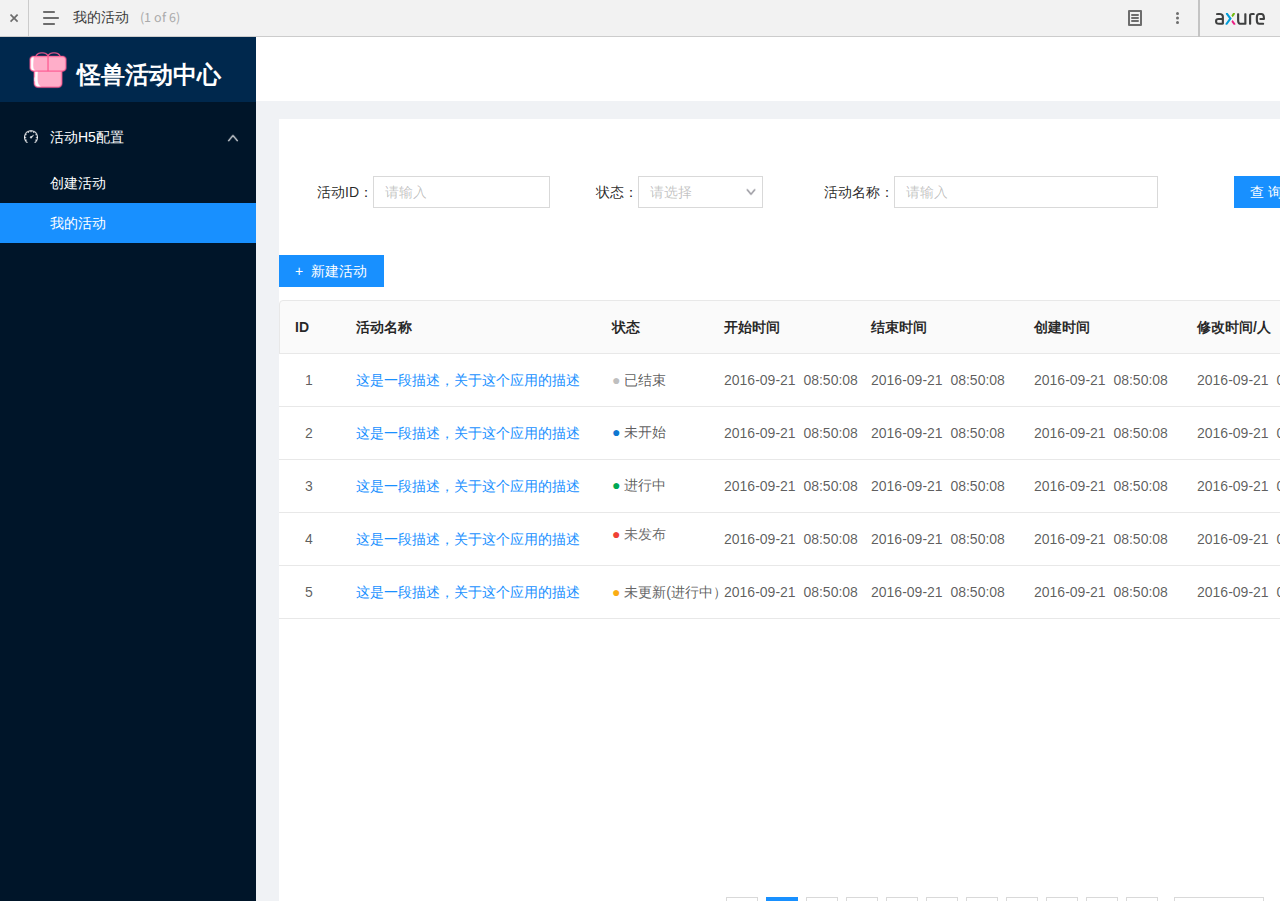
<file: resources/reload.html>
﻿<html>
	<head>
		<title></title>
	</head>
	<body>
	
	<script language="javascript">
	function getUrl() {
      var query = window.location.hash.substring(1);
      var vars = query.split("&&&");
      for (var i=0;i<vars.length;i++) {
        var url = vars[i];
        return decodeURI(url).replace("html%23","html#");
      } 
    }

    var rel = '../';
    var url = getUrl();
    if (url.indexOf(":") > 0 && url.indexOf(":") < 10) rel = '';
	self.location.href = rel + url;
	</script>
	
	</body>
</html>
</file>
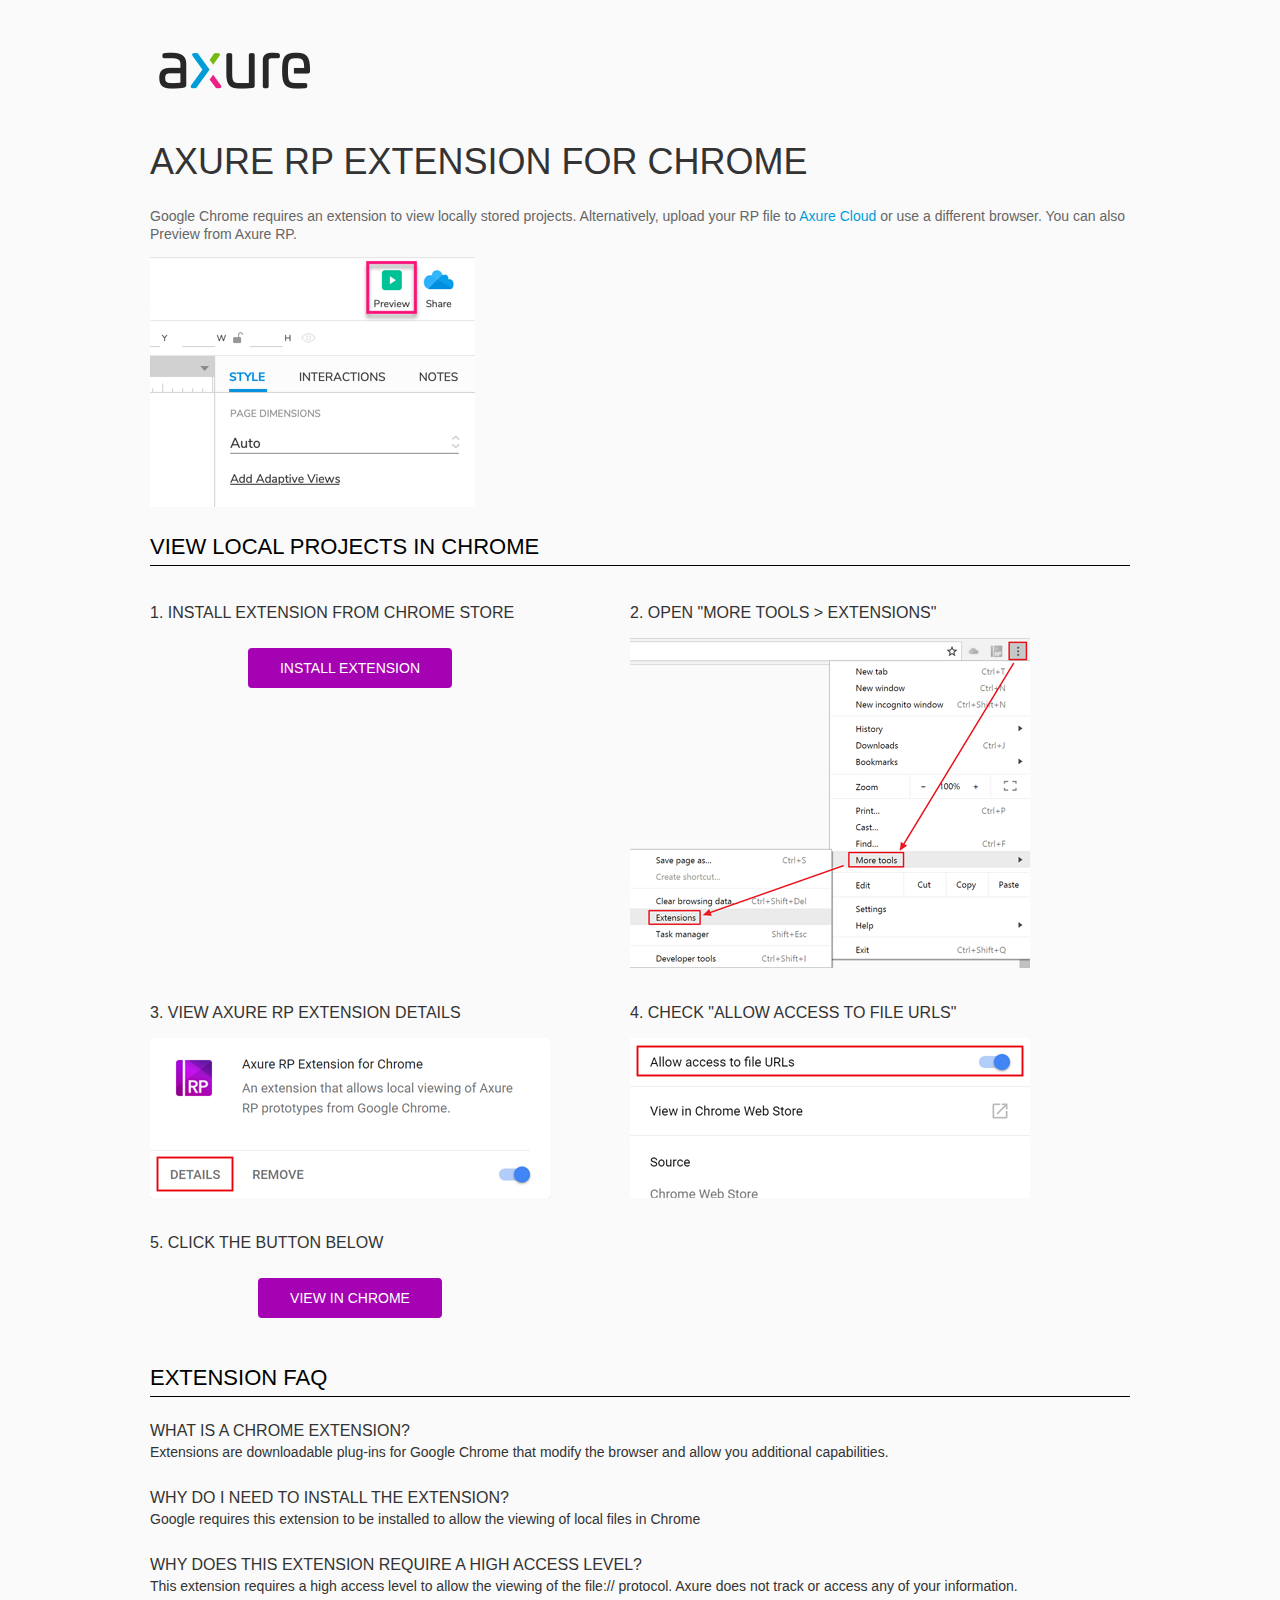
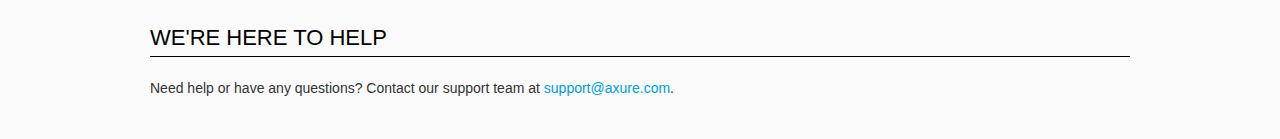
<file: resources/chrome/chrome.html>
<html>
<head>
    <title>Install the Axure RP Chrome Extension</title>
    <style type="text/css">
        *
        {
            font-family: NunitoSans, Helvetica, Arial, sans-serif;
        }
        body
        {
            text-align: center;
            background-color: #fafafa;
        }
        p
        {
            font-size: 14px;
            line-height: 18px;
            color: #333333;
        }
        div.container
        {
            width: 980px;
            margin-left: auto;
            margin-right: auto;
            text-align: left;
        }
        a
        {
            text-decoration: none;
            color: #009dda;
        }
        .button
        {
            background: #A502B3;
            font: normal 16px Arial, sans-serif;
            color: #FFFFFF;
            padding: 10px 30px 10px 30px;
            border: 2px solid #A502B3;
            display: inline-block;
            margin-top: 10px;
            text-transform: uppercase;
            font-size: 14px;
	    border-radius: 4px;
        }
        a:hover.button
        {
            border: 2px solid #A502B3;
	    color: #A502B3;
	    background-color: #FFFFFF;
        }
        div.left
        {
            width: 400px;
            float: left;
            margin-right: 80px;
        }
        div.right
        {
            width: 400px;
            float: left;
        }
        div.buttonContainer
        {
            text-align: center;
        }
        h1
        {
            font-size: 36px;
            color: #333333;
            line-height: 50px;
            margin-bottom: 20px;
            font-weight: normal;
        }
        h2
        {
            font-size: 24px;
            font-weight: normal;
            color: #08639C;
            text-align: center;
        }
        h3
        {
            font-size: 16px;
            color: #333333;
            font-weight: normal;
	    text-transform: uppercase;
        }
        .heading
        {
            border-bottom: 1px solid black;
	    height: 36px;
            line-height: 36px;
            font-size: 22px;
            color: #000000;

        }
        span.faq
        {
            font-size: 16px;
	    line-height: 24px;
            font-weight: normal;
	    text-transform: uppercase;
            color: #333333;
            display: block;
        }
    </style>
</head>
<body>
    <div class="container">
        <br />
        <br />
        <img src="axure_logo.png" alt="axure" />
        <br />
	<br />
        <h1>
            AXURE RP EXTENSION FOR CHROME</h1>
        <p style="font-size: 14px; color: #666666; margin-top: 10px;">
            Google Chrome requires an extension to view locally stored projects. Alternatively,
            upload your RP file to <a href="https://www.axure.cloud">Axure Cloud</a> or use a different
            browser. You can also Preview from Axure RP.</p>
            <img src="preview-rp.png" alt="preview"/>
        <h3 class="heading">
            VIEW LOCAL PROJECTS IN CHROME</h3>
        <div class="left">
            <h3>
                1. Install Extension from Chrome Store</h3>
            <div class="buttonContainer">
                <a class="button" href="https://chrome.google.com/webstore/detail/dogkpdfcklifaemcdfbildhcofnopogp"
                    target="_blank">Install Extension</a>
            </div>
        </div>
        <div class="right">
            <h3>
                2. Open "More Tools > Extensions"</h3>
            <img src="extensions.png" alt="extensions"/>
        </div>
        <div style="clear: both; height: 20px;">
            &nbsp;</div>
       <div class="left">
            <h3>
                3. View Axure RP Extension Details</h3>
            <img src="details.png" alt="extension details"/>
            </div>
	<div class="right">
            <h3>
                4. Check "Allow access to file URLs"</h3>
            <img src="allow-access.png" alt="allow access"/>
        </div>
   <div style="clear: both; height: 20px;">
            &nbsp;</div>
        <div class="left">
            <h3>
                5. Click the button below</h3>
            <div class="buttonContainer">
                <a class="button" href="../../start.html">View in Chrome</a>
            </div>
        </div>
        <div style="clear: both; height: 20px;">
        </div>
        <h3 class="heading">
            EXTENSION FAQ</h3>
        <p>
            <span class="faq">What is a Chrome Extension?</span> Extensions are downloadable
            plug-ins for Google Chrome that modify the browser
            and allow you additional capabilities.
        </p>
        <p style="margin-top: 25px;">
            <span class="faq">Why do I need to install the extension?</span> Google requires
            this extension to be installed to allow the viewing of local files in
            Chrome
        </p>
        <p style="margin-top: 25px; margin-bottom: 25px;">
            <span class="faq">Why does this extension require a high access level?</span> This
            extension requires a high access level to allow the viewing of the file://
            protocol. Axure does not track or access any of your information.
        </p>
        <h3 class="heading">
           WE'RE HERE TO HELP</h3>
        <p>
            Need help or have any questions? Contact our support team at <a href="mailto:support@axure.com">
                support@axure.com</a>.
        </p>
        <div style="clear: both; height: 20px;">
        </div>
    </div>
</body>
</html>
</file>
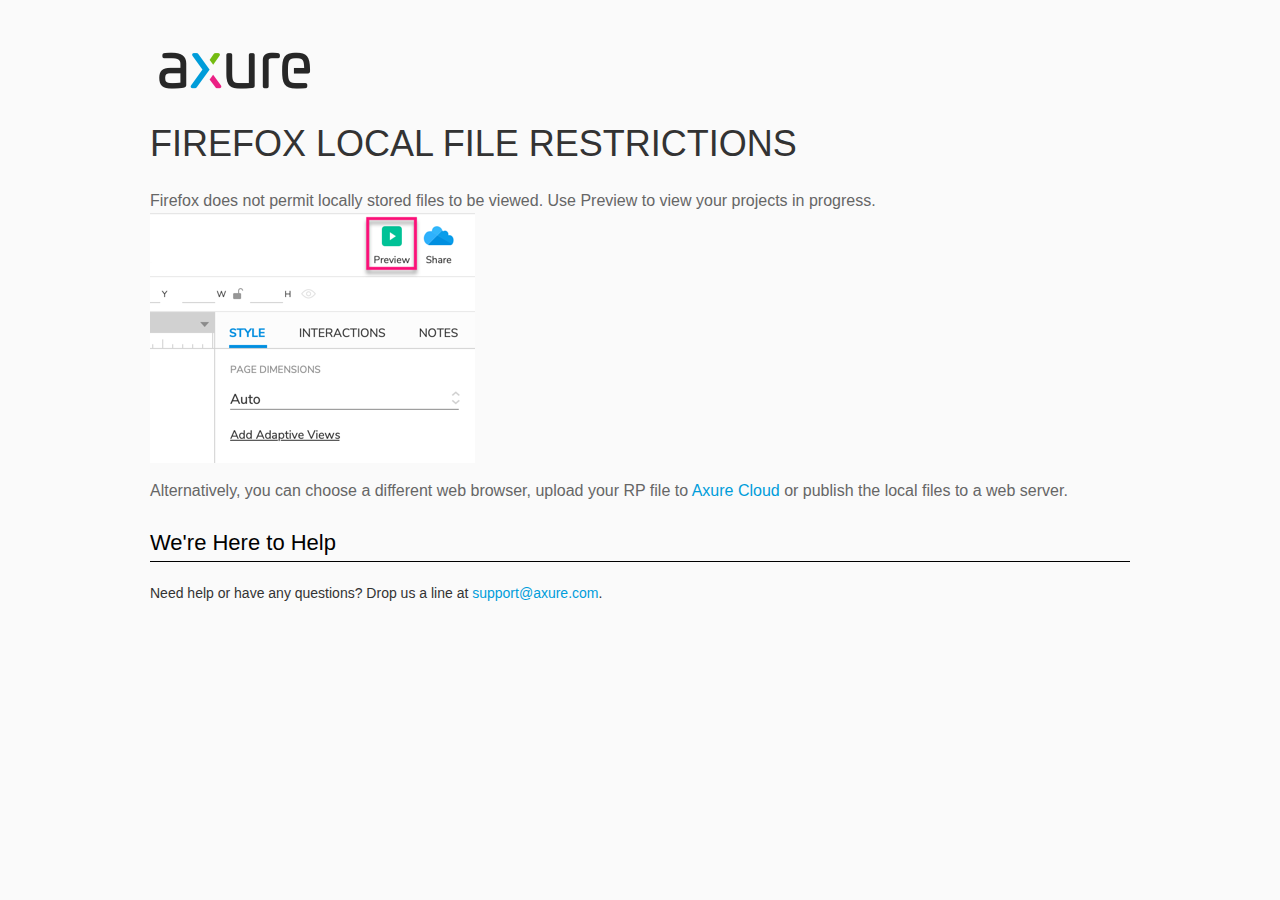
<file: resources/chrome/firefox.html>
<html>
<head>
    <title>Axure RP - Firefox Local File Restrictions</title>
    <style type="text/css">
        *
        {
            font-family: Helvetica, Arial, sans-serif;
        }
        body
        {
            text-align: center;
            background-color: #fafafa;
        }
        p
        {
            font-size: 14px;
            line-height: 18px;
            color: #333333;
        }
        div.container
        {
            width: 980px;
            margin-left: auto;
            margin-right: auto;
            text-align: left;
        }
        a
        {
            text-decoration: none;
            color: #009dda;
        }
        .button
        {
            background: #A502B3;
            font: normal 16px Arial, sans-serif;
            color: #FFFFFF;
            padding: 10px 30px 10px 30px;
            border: 2px solid #A502B3;
            display: inline-block;
            margin-top: 10px;
            text-transform: uppercase;
            font-size: 14px;
	    border-radius: 4px;
        }
        a:hover.button
        {
            border: 2px solid #A502B3;
	    color: #A502B3;
	    background-color: #FFFFFF;
        }
        div.left
        {
            width: 400px;
            float: left;
            margin-right: 80px;
        }
        div.right
        {
            width: 400px;
            float: left;
        }
        div.buttonContainer
        {
            text-align: center;
        }
        h1
        {
            font-size: 36px;
            color: #333333;
            line-height: 50px;
            margin-bottom: 20px;
            font-weight: normal;
        }
        h2
        {
            font-size: 24px;
            font-weight: normal;
            color: #08639C;
            text-align: center;
        }
        h3
        {
            font-size: 16px;
            line-height: 24px;
            color: #333333;
            font-weight: normal;
        }
        .heading
        {
            border-bottom: 1px solid black;
	    height: 36px;
            line-height: 36px;
            font-size: 22px;
            color: #000000;
        }
        span.faq
        {
            font-size: 16px;
            font-weight: normal;
	    text-transform: uppercase;
            color: #333333;
            display: block;
        }
    </style>
</head>
<body>
    <div class="container">
        <br />
        <br />
        <img src="axure_logo.png" alt="axure" />
        <br />
        <h1>
            FIREFOX LOCAL FILE RESTRICTIONS</h1>
        <p style="font-size: 16px; line-height: 24px; color: #666666; margin-top: 10px;">
            Firefox does not permit locally stored files to be viewed. Use Preview to view your projects in progress.
<img src="preview-rp.png" alt="preview"/>
          </p>
            <p style="font-size: 16px; line-height: 24px; color: #666666; margin-top: 10px;">
          Alternatively,  you can choose a different web browser, upload your RP file to <a href="https://app.axure.cloud">Axure Cloud</a> or publish the local files to a web server.</p>
        <h3 class="heading">
            We're Here to Help</h3>
        <p>
            Need help or have any questions? Drop us a line at <a href="mailto:support@axure.com">
                support@axure.com</a>.
        </p>
        <div style="clear: both; height: 20px;">
        </div>
    </div>
</body>
</html>
</file>
<file: resources/css/axure_rp_page.css>
﻿/* so the window resize fires within a frame in IE7 */
html, body {
    height: 100%;
}

.mobileFrameCursor div * {
    cursor: inherit !important;
}

a {
    color: inherit;
}

p {
    margin: 0px;
    text-rendering: optimizeLegibility;
    font-feature-settings: "kern" 1;
    -webkit-font-feature-settings: "kern";
    -moz-font-feature-settings: "kern";
    -moz-font-feature-settings: "kern=1";
    font-kerning: normal;
}

ul {
    margin:0px;
}

iframe {
    background: #FFFFFF;
}

/* to match IE with C, FF */
input {
    padding: 1px 0px 1px 0px;
    box-sizing: border-box;
    -moz-box-sizing: border-box;
}

input[type=text]::-ms-clear {
    width: 0;
    height: 0;
    display: none;
}

textarea {
    margin: 0px;
    box-sizing: border-box;
    -moz-box-sizing: border-box;
}

.focused:focus, .selectedFocused:focus {
    outline: none;
}

div.intcases {
    font-family: arial; 
    font-size: 12px;
    text-align:left; 
    border:1px solid #AAA; 
    background:#FFF none repeat scroll 0% 0%; 
    z-index:9999; 
    visibility:hidden; 
    position:absolute;
    padding: 0px;
    border-radius: 3px;
    white-space: nowrap;
}

div.intcaselink {
    cursor: pointer;
    padding: 3px 8px 3px 8px;
    margin: 5px;
    background:#EEE none repeat scroll 0% 0%; 
    border:1px solid #AAA;
    border-radius: 3px;
}

div.refpageimage {
    position: absolute;
    left: 0px;
    top: 0px;
    font-size: 0px;
    width: 16px;
    height: 16px;
    cursor: pointer;
    background-image: url(images/newwindow.gif);
    background-repeat: no-repeat;
}

div.annnoteimage {
    position: absolute;
    left: 0px;
    top: 0px;
    font-size: 0px;
    /*width: 16px;
    height: 12px;*/
    cursor: help;
    /*background-image: url(images/note.gif);*/
    /*background-repeat: no-repeat;*/
    width: 13px;
    height: 12px;
    padding-top: 1px;
    text-align: center;
    background-color: #138CDD;
    -moz-box-shadow: 1px 1px 3px #aaa;
    -webkit-box-shadow: 1px 1px 3px #aaa;
    box-shadow: 1px 1px 3px #aaa;
}

div.annnoteline {
    display: inline-block;
    width: 9px;
    height: 1px;
    border-bottom: 1px solid white;
    margin-top: 1px;
}

div.annnotelabel {
    /*position: absolute;
    left: 0px;
    top: 0px;*/
    font-family: Helvetica,Arial;
    white-space: nowrap;
    
    padding-top: 1px;
    background-color: #fff849;
    font-size: 10px;
    font-weight: bold;
    line-height: 14px;
    margin-right: 3px;
    padding: 0px 4px;
    color: #000;

    -moz-box-shadow: 1px 1px 3px #aaa;
    -webkit-box-shadow: 1px 1px 3px #aaa;
    box-shadow: 1px 1px 3px #aaa;
}

div.annnote {
    display: flex;
    position: absolute;
    cursor: help;
    line-height: 14px;
}

.annotation {
    font-size: 12px;
    padding-left: 2px;
    margin-bottom: 5px;
}

.annotationName {
    /*font-size: 13px;
    font-weight: bold;
    margin-bottom: 3px;
    white-space: nowrap;*/

    font-family: 'Trebuchet MS';
    font-size: 14px;
    font-weight: bold;
    margin-bottom: 5px;
    white-space: nowrap;
}

.annotationValue {
    font-family: Arial, Helvetica, Sans-Serif;
    font-size: 12px;
    color: #4a4a4a;
    line-height: 21px;
    margin-bottom: 20px;
}

.noteLink {
    text-decoration: inherit;
    color: inherit;
}

.noteLink:hover {
    background-color: white;
}

/* this is a fix for the issue where dialogs jump around and takes the text-align from the body */
.dialogFix {
    position:absolute;
    text-align:left;
    border: 1px solid #8f949a;
}


@keyframes pulsate {
  from {
    box-shadow: 0 0 10px #15d6ba;
  }
  to {
    box-shadow: 0 0 20px #15d6ba;
  }
}

@-webkit-keyframes pulsate {
  from {
    -webkit-box-shadow: 0 0 10px #15d6ba;
    box-shadow: 0 0 10px #15d6ba;
  }
  to {
    -webkit-box-shadow: 0 0 20px #15d6ba;
    box-shadow: 0 0 20px #15d6ba;
  }
}
 
@-moz-keyframes pulsate {
  from {
    -moz-box-shadow: 0 0 10px #15d6ba;
    box-shadow: 0 0 10px #15d6ba;
  }
  to {
    -moz-box-shadow: 0 0 20px #15d6ba;
    box-shadow: 0 0 20px #15d6ba;
  }
}

.legacyPulsateBorder {
    /*border: 5px solid #15d6ba;
    margin: -5px;*/
    -moz-box-shadow: 0 0 10px 3px #15d6ba;
    box-shadow: 0 0 10px 3px #15d6ba;
}

.pulsateBorder {
  animation-name: pulsate;
  animation-timing-function: ease-in-out;
  animation-duration: 0.9s;
  animation-iteration-count: infinite;
  animation-direction: alternate;
  
  -webkit-animation-name: pulsate;
  -webkit-animation-timing-function: ease-in-out;
  -webkit-animation-duration: 0.9s;
  -webkit-animation-iteration-count: infinite;
  -webkit-animation-direction: alternate;

  -moz-animation-name: pulsate;
  -moz-animation-timing-function: ease-in-out;
  -moz-animation-duration: 0.9s;
  -moz-animation-iteration-count: infinite;
  -moz-animation-direction: alternate;
}

.ax_default_hidden, .ax_default_unplaced{
    display: none;
    visibility: hidden;
}

.widgetNoteSelected {
    -moz-box-shadow: 0 0 10px 3px #138CDD;
    box-shadow: 0 0 10px 3px #138CDD;
    /*-moz-box-shadow: 0 0 20px #3915d6;
    box-shadow: 0 0 20px #3915d6;*/
    /*border: 3px solid #3915d6;*/
    /*margin: -3px;*/
}


.singleImg {
    display: none;
    visibility: hidden;
}

#ios-safari {
    overflow: auto;
    -webkit-overflow-scrolling: touch;
}

#ios-safari-html {
    display: block;
    overflow: auto;
    -webkit-overflow-scrolling: touch;
    position: absolute;
    top: 0;
    left: 0;
    right: 0;
    bottom: 0;
}

#ios-safari-fixed {
    position: absolute;
    pointer-events: none;
    width: initial;
}

#ios-safari-fixed div {
    pointer-events: auto;
}
</file>
<file: data/styles.css>
﻿.ax_default {
  font-family:'ArialMT', 'Arial', sans-serif;
  font-weight:400;
  font-style:normal;
  font-size:13px;
  letter-spacing:normal;
  color:#333333;
  vertical-align:none;
  text-align:center;
  line-height:normal;
  text-transform:none;
}
._形状 {
}
._图像 {
}
.primary_button {
  color:#FFFFFF;
}
._标题_1 {
  font-family:'ArialMT', 'Arial', sans-serif;
  font-weight:bold;
  font-style:normal;
  font-size:32px;
  text-align:left;
}
._标题_2 {
  font-family:'ArialMT', 'Arial', sans-serif;
  font-weight:bold;
  font-style:normal;
  font-size:24px;
  text-align:left;
}
._标题_3 {
  font-family:'ArialMT', 'Arial', sans-serif;
  font-weight:bold;
  font-style:normal;
  font-size:18px;
  text-align:left;
}
._标题_4 {
  font-family:'ArialMT', 'Arial', sans-serif;
  font-weight:bold;
  font-style:normal;
  font-size:14px;
  text-align:left;
}
._标题_5 {
  font-family:'ArialMT', 'Arial', sans-serif;
  font-weight:bold;
  font-style:normal;
  text-align:left;
}
._标题_6 {
  font-family:'ArialMT', 'Arial', sans-serif;
  font-weight:bold;
  font-style:normal;
  font-size:10px;
  text-align:left;
}
._文本 {
  text-align:left;
}
._表单提示 {
  color:#999999;
}
._表单禁用 {
}
._流程形状 {
}
._连接符 {
}
.sticky_1 {
  text-align:left;
}
.box_1 {
}
.box_2 {
}
.image {
}
.el-button-primary {
  font-family:'ArialMT', 'Arial', sans-serif;
  font-weight:400;
  font-style:normal;
  font-size:14px;
  color:#FFFFFF;
  text-align:center;
}
.radio-check {
}
.radio-uncheck {
  color:#333333;
}
.radio-label-check {
  font-family:'PingFangSC-Regular', 'PingFang SC', sans-serif;
  font-weight:400;
  font-style:normal;
  font-size:14px;
  color:#409EFF;
  text-align:left;
}
.radio-label-uncheck {
  font-family:'PingFangSC-Regular', 'PingFang SC', sans-serif;
  font-weight:400;
  font-style:normal;
  font-size:14px;
  color:#6B6B6B;
  text-align:left;
}
.checkbox-check {
}
.checkbox-label-check {
  font-family:'PingFangSC-Regular', 'PingFang SC', sans-serif;
  font-weight:400;
  font-style:normal;
  font-size:14px;
  color:#409EFF;
  text-align:left;
}
.checkbox-uncheck {
}
.checkbox-label-uncheck {
  font-family:'PingFangSC-Regular', 'PingFang SC', sans-serif;
  font-weight:400;
  font-style:normal;
  font-size:14px;
  color:#606266;
  text-align:left;
}
.input-placeholder {
  font-family:'PingFangSC-Regular', 'PingFang SC', sans-serif;
  font-weight:400;
  font-style:normal;
  font-size:14px;
  color:#C0C4CC;
  text-align:left;
}
.inputed {
  font-family:'PingFangSC-Regular', 'PingFang SC', sans-serif;
  font-weight:400;
  font-style:normal;
  font-size:14px;
  color:#606266;
  text-align:left;
}
.input-textarea {
  font-family:'PingFangSC-Regular', 'PingFang SC', sans-serif;
  font-weight:400;
  font-style:normal;
  font-size:14px;
  color:#C0C4CC;
  text-align:left;
}
.tag {
  font-family:'PingFangSC-Regular', 'PingFang SC', sans-serif;
  font-weight:400;
  font-style:normal;
  font-size:14px;
  color:#409EFF;
  text-align:center;
}
.tag-success {
  font-family:'ArialMT', 'Arial', sans-serif;
  font-weight:400;
  font-style:normal;
  font-size:14px;
  color:#67C23A;
  text-align:center;
}
.tag-warning {
  font-family:'PingFangSC-Regular', 'PingFang SC', sans-serif;
  font-weight:400;
  font-style:normal;
  font-size:14px;
  color:#E6A23C;
  text-align:center;
}
.tag-info {
  font-family:'PingFangSC-Regular', 'PingFang SC', sans-serif;
  font-weight:400;
  font-style:normal;
  font-size:14px;
  color:#606266;
  text-align:center;
}
.tag-danger {
  font-family:'PingFangSC-Regular', 'PingFang SC', sans-serif;
  font-weight:400;
  font-style:normal;
  font-size:14px;
  color:#F56C6C;
  text-align:center;
}
.button {
}
._图片 {
}
._形状1 {
}
.form_hint {
  color:#999999;
}
.form_disabled {
}
.icon {
}
.shape {
}
.connector {
}
.paragraph {
  text-align:center;
}
.image1 {
  color:#000000;
}
.placeholder {
}
.vertical_line {
}
.flow_shape {
}
.iconfont {
  font-family:'iconfont', sans-serif;
  font-weight:400;
  font-style:normal;
  font-size:18px;
  color:#666666;
}
._文本段落 {
  text-align:left;
}
.label {
  font-size:14px;
  text-align:left;
}
.text_field {
}
.text_area {
  color:#000000;
  text-align:left;
}
.horizontal_line {
}
.box_21 {
}
.box_3 {
}
.ellipse {
}
.heading_3 {
  font-family:'ArialMT', 'Arial', sans-serif;
  font-weight:bold;
  font-style:normal;
  font-size:18px;
  text-align:left;
}
.line {
}
.arrow {
}
.table {
}
.table_cell {
}
.heading_1 {
  font-family:'Arial-BoldMT', 'Arial Bold', 'Arial', sans-serif;
  font-weight:700;
  font-style:normal;
  font-size:32px;
  text-align:left;
}
.heading_2 {
  font-family:'Arial-BoldMT', 'Arial Bold', 'Arial', sans-serif;
  font-weight:700;
  font-style:normal;
  font-size:24px;
  text-align:left;
}
.label1 {
  font-family:'ArialMT', 'Arial', sans-serif;
  font-weight:400;
  font-style:normal;
  font-size:14px;
  color:#606266;
  text-align:left;
}
.menu_item {
}
textarea, select, input, button { outline: none; }
</file>
<file: files/创建活动-step1配置基础信息/styles.css>
﻿body {
  margin:0px;
  background-image:none;
  position:relative;
  left:0px;
  width:1440px;
  margin-left:auto;
  margin-right:auto;
  text-align:left;
}
.form_sketch {
  border-color:transparent;
  background-color:transparent;
}
#base {
  position:absolute;
  z-index:0;
}
#u619 {
  border-width:0px;
  position:absolute;
  left:0px;
  top:0px;
  width:0px;
  height:0px;
}
#u620_div {
  border-width:0px;
  position:absolute;
  left:0px;
  top:0px;
  width:294px;
  height:30px;
  background:inherit;
  background-color:rgba(255, 255, 255, 0);
  border:none;
  border-radius:0px;
  border-top-left-radius:0px;
  border-top-right-radius:0px;
  border-bottom-right-radius:0px;
  border-bottom-left-radius:0px;
  -moz-box-shadow:none;
  -webkit-box-shadow:none;
  box-shadow:none;
  font-family:'Microsoft Tai Le', sans-serif;
  font-weight:400;
  font-style:normal;
  font-size:14px;
  color:#F04134;
  line-height:22px;
}
#u620 {
  border-width:0px;
  position:absolute;
  left:128px;
  top:156px;
  width:294px;
  height:30px;
  display:flex;
  font-family:'Microsoft Tai Le', sans-serif;
  font-weight:400;
  font-style:normal;
  font-size:14px;
  color:#F04134;
  line-height:22px;
}
#u620 .text {
  position:absolute;
  align-self:flex-start;
  padding:0px 8px 8px 0px;
  box-sizing:border-box;
  width:100%;
}
#u620_text {
  border-width:0px;
  white-space:nowrap;
  text-transform:none;
}
#u621_div {
  border-width:0px;
  position:absolute;
  left:0px;
  top:0px;
  width:300px;
  height:32px;
  background:inherit;
  background-color:rgba(255, 255, 255, 1);
  box-sizing:border-box;
  border-width:1px;
  border-style:solid;
  border-color:rgba(245, 34, 45, 1);
  border-radius:4px;
  border-top-left-radius:0px;
  border-top-right-radius:0px;
  border-bottom-right-radius:0px;
  border-bottom-left-radius:0px;
  -moz-box-shadow:none;
  -webkit-box-shadow:none;
  box-shadow:none;
  font-family:'Microsoft Tai Le', sans-serif;
  font-weight:400;
  font-style:normal;
  font-size:14px;
  color:rgba(0, 0, 0, 0.247058823529412);
  text-align:left;
  line-height:22px;
}
#u621 {
  border-width:0px;
  position:absolute;
  left:127px;
  top:186px;
  width:300px;
  height:32px;
  display:flex;
  font-family:'Microsoft Tai Le', sans-serif;
  font-weight:400;
  font-style:normal;
  font-size:14px;
  color:rgba(0, 0, 0, 0.247058823529412);
  text-align:left;
  line-height:22px;
}
#u621 .text {
  position:absolute;
  align-self:center;
  padding:4px 8px 4px 12px;
  box-sizing:border-box;
  width:100%;
}
#u621_text {
  border-width:0px;
  word-wrap:break-word;
  text-transform:none;
}
#u622_div {
  border-width:0px;
  position:absolute;
  left:0px;
  top:0px;
  width:300px;
  height:32px;
  background:inherit;
  background-color:rgba(255, 255, 255, 0);
  border:none;
  border-radius:0px;
  border-top-left-radius:0px;
  border-top-right-radius:0px;
  border-bottom-right-radius:0px;
  border-bottom-left-radius:0px;
  -moz-box-shadow:none;
  -webkit-box-shadow:none;
  box-shadow:none;
  font-family:'Microsoft Tai Le', sans-serif;
  font-weight:400;
  font-style:normal;
  font-size:14px;
  color:#F5222D;
  line-height:22px;
}
#u622 {
  border-width:0px;
  position:absolute;
  left:127px;
  top:218px;
  width:300px;
  height:32px;
  display:flex;
  font-family:'Microsoft Tai Le', sans-serif;
  font-weight:400;
  font-style:normal;
  font-size:14px;
  color:#F5222D;
  line-height:22px;
}
#u622 .text {
  position:absolute;
  align-self:flex-end;
  padding:0px 0px 0px 0px;
  box-sizing:border-box;
  width:100%;
}
#u622_text {
  border-width:0px;
  word-wrap:break-word;
  text-transform:none;
}
#u623 {
  border-width:0px;
  position:absolute;
  left:0px;
  top:0px;
  width:0px;
  height:0px;
}
#u624_img {
  border-width:0px;
  position:absolute;
  left:0px;
  top:0px;
  width:14px;
  height:14px;
}
#u624 {
  border-width:0px;
  position:absolute;
  left:401px;
  top:195px;
  width:14px;
  height:14px;
  display:flex;
  font-family:'anticon', sans-serif;
  font-weight:400;
  font-style:normal;
  font-size:16px;
  color:#F5222D;
}
#u624 .text {
  position:absolute;
  align-self:center;
  padding:2px 2px 2px 2px;
  box-sizing:border-box;
  width:100%;
}
#u624_text {
  border-width:0px;
  word-wrap:break-word;
  text-transform:none;
  visibility:hidden;
}
#u625_div {
  border-width:0px;
  position:absolute;
  left:0px;
  top:0px;
  width:12px;
  height:12px;
  background:inherit;
  background-color:rgba(255, 51, 153, 1);
  border:none;
  border-radius:0px;
  border-top-left-radius:0px;
  border-top-right-radius:0px;
  border-bottom-right-radius:0px;
  border-bottom-left-radius:0px;
  -moz-box-shadow:none;
  -webkit-box-shadow:none;
  box-shadow:none;
  font-size:8px;
  color:#FFFFFF;
}
#u625 {
  border-width:0px;
  position:absolute;
  left:414px;
  top:196px;
  width:12px;
  height:12px;
  display:flex;
  opacity:0;
  font-size:8px;
  color:#FFFFFF;
}
#u625 .text {
  position:absolute;
  align-self:center;
  padding:2px 2px 2px 2px;
  box-sizing:border-box;
  width:100%;
}
#u625_text {
  border-width:0px;
  word-wrap:break-word;
  text-transform:none;
}
#u626 {
  border-width:0px;
  position:absolute;
  left:0px;
  top:0px;
  width:0px;
  height:0px;
}
#u627_div {
  border-width:0px;
  position:absolute;
  left:0px;
  top:0px;
  width:79px;
  height:24px;
  background:inherit;
  background-color:rgba(255, 255, 255, 0);
  border:none;
  border-radius:0px;
  border-top-left-radius:0px;
  border-top-right-radius:0px;
  border-bottom-right-radius:0px;
  border-bottom-left-radius:0px;
  -moz-box-shadow:none;
  -webkit-box-shadow:none;
  box-shadow:none;
  color:rgba(0, 0, 0, 0.847058823529412);
  line-height:24px;
}
#u627 {
  border-width:0px;
  position:absolute;
  left:96px;
  top:112px;
  width:79px;
  height:24px;
  display:flex;
  color:rgba(0, 0, 0, 0.847058823529412);
  line-height:24px;
}
#u627 .text {
  position:absolute;
  align-self:flex-start;
  padding:0px 0px 0px 0px;
  box-sizing:border-box;
  width:100%;
}
#u627_text {
  border-width:0px;
  white-space:nowrap;
  text-transform:none;
}
#u628_div {
  border-width:0px;
  position:absolute;
  left:0px;
  top:0px;
  width:32px;
  height:24px;
  background:inherit;
  background-color:rgba(255, 51, 153, 1);
  border:none;
  border-radius:0px;
  border-top-left-radius:0px;
  border-top-right-radius:0px;
  border-bottom-right-radius:0px;
  border-bottom-left-radius:0px;
  -moz-box-shadow:none;
  -webkit-box-shadow:none;
  box-shadow:none;
  color:#FFFFFF;
}
#u628 {
  border-width:0px;
  position:absolute;
  left:64px;
  top:132px;
  width:32px;
  height:24px;
  display:flex;
  opacity:0;
  color:#FFFFFF;
}
#u628 .text {
  position:absolute;
  align-self:center;
  padding:2px 2px 2px 2px;
  box-sizing:border-box;
  width:100%;
}
#u628_text {
  border-width:0px;
  word-wrap:break-word;
  text-transform:none;
}
#u629_div {
  border-width:0px;
  position:absolute;
  left:0px;
  top:0px;
  width:24px;
  height:24px;
  background:inherit;
  background-color:rgba(255, 51, 153, 1);
  border:none;
  border-radius:0px;
  border-top-left-radius:0px;
  border-top-right-radius:0px;
  border-bottom-right-radius:0px;
  border-bottom-left-radius:0px;
  -moz-box-shadow:none;
  -webkit-box-shadow:none;
  box-shadow:none;
  color:#FFFFFF;
}
#u629 {
  border-width:0px;
  position:absolute;
  left:159px;
  top:88px;
  width:24px;
  height:24px;
  display:flex;
  opacity:0;
  color:#FFFFFF;
}
#u629 .text {
  position:absolute;
  align-self:center;
  padding:2px 2px 2px 2px;
  box-sizing:border-box;
  width:100%;
}
#u629_text {
  border-width:0px;
  word-wrap:break-word;
  text-transform:none;
}
#u630 {
  border-width:0px;
  position:absolute;
  left:0px;
  top:0px;
  width:0px;
  height:0px;
}
#u631_div {
  border-width:0px;
  position:absolute;
  left:0px;
  top:0px;
  width:79px;
  height:24px;
  background:inherit;
  background-color:rgba(255, 255, 255, 0);
  border:none;
  border-radius:0px;
  border-top-left-radius:0px;
  border-top-right-radius:0px;
  border-bottom-right-radius:0px;
  border-bottom-left-radius:0px;
  -moz-box-shadow:none;
  -webkit-box-shadow:none;
  box-shadow:none;
  color:rgba(0, 0, 0, 0.847058823529412);
  line-height:24px;
}
#u631 {
  border-width:0px;
  position:absolute;
  left:96px;
  top:605px;
  width:79px;
  height:24px;
  display:flex;
  color:rgba(0, 0, 0, 0.847058823529412);
  line-height:24px;
}
#u631 .text {
  position:absolute;
  align-self:flex-start;
  padding:0px 0px 0px 0px;
  box-sizing:border-box;
  width:100%;
}
#u631_text {
  border-width:0px;
  white-space:nowrap;
  text-transform:none;
}
#u632_div {
  border-width:0px;
  position:absolute;
  left:0px;
  top:0px;
  width:32px;
  height:24px;
  background:inherit;
  background-color:rgba(255, 51, 153, 1);
  border:none;
  border-radius:0px;
  border-top-left-radius:0px;
  border-top-right-radius:0px;
  border-bottom-right-radius:0px;
  border-bottom-left-radius:0px;
  -moz-box-shadow:none;
  -webkit-box-shadow:none;
  box-shadow:none;
  color:#FFFFFF;
}
#u632 {
  border-width:0px;
  position:absolute;
  left:64px;
  top:625px;
  width:32px;
  height:24px;
  display:flex;
  opacity:0;
  color:#FFFFFF;
}
#u632 .text {
  position:absolute;
  align-self:center;
  padding:2px 2px 2px 2px;
  box-sizing:border-box;
  width:100%;
}
#u632_text {
  border-width:0px;
  word-wrap:break-word;
  text-transform:none;
}
#u633_div {
  border-width:0px;
  position:absolute;
  left:0px;
  top:0px;
  width:24px;
  height:24px;
  background:inherit;
  background-color:rgba(255, 51, 153, 1);
  border:none;
  border-radius:0px;
  border-top-left-radius:0px;
  border-top-right-radius:0px;
  border-bottom-right-radius:0px;
  border-bottom-left-radius:0px;
  -moz-box-shadow:none;
  -webkit-box-shadow:none;
  box-shadow:none;
  color:#FFFFFF;
}
#u633 {
  border-width:0px;
  position:absolute;
  left:159px;
  top:581px;
  width:24px;
  height:24px;
  display:flex;
  opacity:0;
  color:#FFFFFF;
}
#u633 .text {
  position:absolute;
  align-self:center;
  padding:2px 2px 2px 2px;
  box-sizing:border-box;
  width:100%;
}
#u633_text {
  border-width:0px;
  word-wrap:break-word;
  text-transform:none;
}
#u634 {
  border-width:0px;
  position:absolute;
  left:0px;
  top:0px;
  width:0px;
  height:0px;
}
#u635_div {
  border-width:0px;
  position:absolute;
  left:0px;
  top:0px;
  width:76px;
  height:35px;
  background:inherit;
  background-color:rgba(255, 255, 255, 0);
  border:none;
  border-radius:0px;
  border-top-left-radius:0px;
  border-top-right-radius:0px;
  border-bottom-right-radius:0px;
  border-bottom-left-radius:0px;
  -moz-box-shadow:none;
  -webkit-box-shadow:none;
  box-shadow:none;
  font-family:'Microsoft Tai Le', sans-serif;
  font-weight:400;
  font-style:normal;
  font-size:14px;
  text-align:right;
  line-height:22px;
}
#u635 {
  border-width:0px;
  position:absolute;
  left:154px;
  top:694px;
  width:76px;
  height:35px;
  display:flex;
  font-family:'Microsoft Tai Le', sans-serif;
  font-weight:400;
  font-style:normal;
  font-size:14px;
  text-align:right;
  line-height:22px;
}
#u635 .text {
  position:absolute;
  align-self:flex-start;
  padding:5px 0px 8px 0px;
  box-sizing:border-box;
  width:100%;
}
#u635_text {
  border-width:0px;
  white-space:nowrap;
  text-transform:none;
}
#u636_div {
  border-width:0px;
  position:absolute;
  left:0px;
  top:0px;
  width:440px;
  height:32px;
  background:inherit;
  background-color:rgba(255, 255, 255, 1);
  box-sizing:border-box;
  border-width:1px;
  border-style:solid;
  border-color:rgba(217, 217, 217, 1);
  border-radius:4px;
  border-top-left-radius:0px;
  border-top-right-radius:0px;
  border-bottom-right-radius:0px;
  border-bottom-left-radius:0px;
  -moz-box-shadow:none;
  -webkit-box-shadow:none;
  box-shadow:none;
  font-family:'Microsoft YaHei', sans-serif;
  font-weight:400;
  font-style:normal;
  font-size:14px;
  color:rgba(0, 0, 0, 0.247058823529412);
  text-align:left;
  line-height:22px;
}
#u636 {
  border-width:0px;
  position:absolute;
  left:230px;
  top:694px;
  width:440px;
  height:32px;
  display:flex;
  font-family:'Microsoft YaHei', sans-serif;
  font-weight:400;
  font-style:normal;
  font-size:14px;
  color:rgba(0, 0, 0, 0.247058823529412);
  text-align:left;
  line-height:22px;
}
#u636 .text {
  position:absolute;
  align-self:flex-start;
  padding:5px 0px 5px 12px;
  box-sizing:border-box;
  width:100%;
}
#u636_text {
  border-width:0px;
  word-wrap:break-word;
  text-transform:none;
}
#u637_div {
  border-width:0px;
  position:absolute;
  left:0px;
  top:0px;
  width:440px;
  height:24px;
  background:inherit;
  background-color:rgba(255, 255, 255, 0);
  border:none;
  border-radius:0px;
  border-top-left-radius:0px;
  border-top-right-radius:0px;
  border-bottom-right-radius:0px;
  border-bottom-left-radius:0px;
  -moz-box-shadow:none;
  -webkit-box-shadow:none;
  box-shadow:none;
  font-family:'Microsoft Tai Le', sans-serif;
  font-weight:400;
  font-style:normal;
  font-size:14px;
  color:rgba(0, 0, 0, 0.427450980392157);
  line-height:22px;
}
#u637 {
  border-width:0px;
  position:absolute;
  left:230px;
  top:726px;
  width:440px;
  height:24px;
  display:flex;
  font-family:'Microsoft Tai Le', sans-serif;
  font-weight:400;
  font-style:normal;
  font-size:14px;
  color:rgba(0, 0, 0, 0.427450980392157);
  line-height:22px;
}
#u637 .text {
  position:absolute;
  align-self:flex-end;
  padding:0px 0px 0px 0px;
  box-sizing:border-box;
  width:100%;
}
#u637_text {
  border-width:0px;
  word-wrap:break-word;
  text-transform:none;
}
#u638 {
  border-width:0px;
  position:absolute;
  left:0px;
  top:0px;
  width:0px;
  height:0px;
}
#u639 {
  border-width:0px;
  position:absolute;
  left:0px;
  top:0px;
  width:0px;
  height:0px;
}
#u640_div {
  border-width:0px;
  position:absolute;
  left:0px;
  top:0px;
  width:71px;
  height:35px;
  background:inherit;
  background-color:rgba(255, 255, 255, 0);
  border:none;
  border-radius:0px;
  border-top-left-radius:0px;
  border-top-right-radius:0px;
  border-bottom-right-radius:0px;
  border-bottom-left-radius:0px;
  -moz-box-shadow:none;
  -webkit-box-shadow:none;
  box-shadow:none;
  font-family:'Microsoft YaHei', sans-serif;
  font-weight:400;
  font-style:normal;
  font-size:14px;
  color:rgba(0, 0, 0, 0.847058823529412);
  text-align:right;
  line-height:22px;
}
#u640 {
  border-width:0px;
  position:absolute;
  left:159px;
  top:807px;
  width:71px;
  height:35px;
  display:flex;
  font-family:'Microsoft YaHei', sans-serif;
  font-weight:400;
  font-style:normal;
  font-size:14px;
  color:rgba(0, 0, 0, 0.847058823529412);
  text-align:right;
  line-height:22px;
}
#u640 .text {
  position:absolute;
  align-self:flex-start;
  padding:5px 0px 8px 0px;
  box-sizing:border-box;
  width:100%;
}
#u640_text {
  border-width:0px;
  white-space:nowrap;
  text-transform:none;
}
#u641 {
  border-width:0px;
  position:absolute;
  left:0px;
  top:0px;
  width:0px;
  height:0px;
}
#u642_img {
  border-width:0px;
  position:absolute;
  left:0px;
  top:0px;
  width:104px;
  height:104px;
}
#u642 {
  border-width:0px;
  position:absolute;
  left:230px;
  top:806px;
  width:104px;
  height:104px;
  display:flex;
}
#u642 .text {
  position:absolute;
  align-self:flex-end;
  padding:2px 2px 8px 2px;
  box-sizing:border-box;
  width:100%;
}
#u642_text {
  border-width:0px;
  word-wrap:break-word;
  text-transform:none;
}
#u643_img {
  border-width:0px;
  position:absolute;
  left:0px;
  top:0px;
  width:24px;
  height:24px;
}
#u643 {
  border-width:0px;
  position:absolute;
  left:270px;
  top:842px;
  width:24px;
  height:24px;
  display:flex;
}
#u643 .text {
  position:absolute;
  align-self:center;
  padding:2px 2px 2px 2px;
  box-sizing:border-box;
  width:100%;
}
#u643_text {
  border-width:0px;
  word-wrap:break-word;
  text-transform:none;
  visibility:hidden;
}
#u644_div {
  border-width:0px;
  position:absolute;
  left:0px;
  top:0px;
  width:440px;
  height:24px;
  background:inherit;
  background-color:rgba(255, 255, 255, 0);
  border:none;
  border-radius:0px;
  border-top-left-radius:0px;
  border-top-right-radius:0px;
  border-bottom-right-radius:0px;
  border-bottom-left-radius:0px;
  -moz-box-shadow:none;
  -webkit-box-shadow:none;
  box-shadow:none;
  font-family:'Microsoft Tai Le', sans-serif;
  font-weight:400;
  font-style:normal;
  font-size:14px;
  color:rgba(0, 0, 0, 0.427450980392157);
  text-align:left;
  line-height:22px;
}
#u644 {
  border-width:0px;
  position:absolute;
  left:230px;
  top:908px;
  width:440px;
  height:24px;
  display:flex;
  font-family:'Microsoft Tai Le', sans-serif;
  font-weight:400;
  font-style:normal;
  font-size:14px;
  color:rgba(0, 0, 0, 0.427450980392157);
  text-align:left;
  line-height:22px;
}
#u644 .text {
  position:absolute;
  align-self:flex-end;
  padding:0px 0px 0px 0px;
  box-sizing:border-box;
  width:100%;
}
#u644_text {
  border-width:0px;
  word-wrap:break-word;
  text-transform:none;
}
#u645 {
  border-width:0px;
  position:absolute;
  left:0px;
  top:0px;
  width:0px;
  height:0px;
}
#u646_div {
  border-width:0px;
  position:absolute;
  left:0px;
  top:0px;
  width:147px;
  height:30px;
  background:inherit;
  background-color:rgba(255, 255, 255, 0);
  border:none;
  border-radius:0px;
  border-top-left-radius:0px;
  border-top-right-radius:0px;
  border-bottom-right-radius:0px;
  border-bottom-left-radius:0px;
  -moz-box-shadow:none;
  -webkit-box-shadow:none;
  box-shadow:none;
  font-family:'Microsoft Tai Le', sans-serif;
  font-weight:400;
  font-style:normal;
  font-size:14px;
  color:rgba(0, 0, 0, 0.847058823529412);
  line-height:22px;
}
#u646 {
  border-width:0px;
  position:absolute;
  left:128px;
  top:656px;
  width:147px;
  height:30px;
  display:flex;
  font-family:'Microsoft Tai Le', sans-serif;
  font-weight:400;
  font-style:normal;
  font-size:14px;
  color:rgba(0, 0, 0, 0.847058823529412);
  line-height:22px;
}
#u646 .text {
  position:absolute;
  align-self:flex-start;
  padding:0px 8px 8px 0px;
  box-sizing:border-box;
  width:100%;
}
#u646_text {
  border-width:0px;
  white-space:nowrap;
  text-transform:none;
}
#u647_div {
  border-width:0px;
  position:absolute;
  left:0px;
  top:0px;
  width:41px;
  height:20px;
  background:inherit;
  background-color:rgba(245, 34, 45, 1);
  border:none;
  border-radius:4px;
  -moz-box-shadow:none;
  -webkit-box-shadow:none;
  box-shadow:none;
  font-family:'Microsoft YaHei', sans-serif;
  font-weight:400;
  font-style:normal;
  font-size:12px;
  color:#FFFFFF;
  text-align:left;
  line-height:20px;
}
#u647 {
  border-width:0px;
  position:absolute;
  left:273px;
  top:656px;
  width:41px;
  height:20px;
  display:flex;
  font-family:'Microsoft YaHei', sans-serif;
  font-weight:400;
  font-style:normal;
  font-size:12px;
  color:#FFFFFF;
  text-align:left;
  line-height:20px;
}
#u647 .text {
  position:absolute;
  align-self:center;
  padding:0px 8px 0px 8px;
  box-sizing:border-box;
  width:100%;
}
#u647_text {
  border-width:0px;
  white-space:nowrap;
  text-transform:none;
}
#u648 {
  border-width:0px;
  position:absolute;
  left:0px;
  top:0px;
  width:0px;
  height:0px;
}
#u649_div {
  border-width:0px;
  position:absolute;
  left:0px;
  top:0px;
  width:161px;
  height:30px;
  background:inherit;
  background-color:rgba(255, 255, 255, 0);
  border:none;
  border-radius:0px;
  border-top-left-radius:0px;
  border-top-right-radius:0px;
  border-bottom-right-radius:0px;
  border-bottom-left-radius:0px;
  -moz-box-shadow:none;
  -webkit-box-shadow:none;
  box-shadow:none;
  font-family:'Microsoft Tai Le', sans-serif;
  font-weight:400;
  font-style:normal;
  font-size:14px;
  color:rgba(0, 0, 0, 0.847058823529412);
  line-height:22px;
}
#u649 {
  border-width:0px;
  position:absolute;
  left:128px;
  top:942px;
  width:161px;
  height:30px;
  display:flex;
  font-family:'Microsoft Tai Le', sans-serif;
  font-weight:400;
  font-style:normal;
  font-size:14px;
  color:rgba(0, 0, 0, 0.847058823529412);
  line-height:22px;
}
#u649 .text {
  position:absolute;
  align-self:flex-start;
  padding:0px 8px 8px 0px;
  box-sizing:border-box;
  width:100%;
}
#u649_text {
  border-width:0px;
  white-space:nowrap;
  text-transform:none;
}
#u650_div {
  border-width:0px;
  position:absolute;
  left:0px;
  top:0px;
  width:41px;
  height:20px;
  background:inherit;
  background-color:rgba(245, 34, 45, 1);
  border:none;
  border-radius:4px;
  -moz-box-shadow:none;
  -webkit-box-shadow:none;
  box-shadow:none;
  font-family:'Microsoft YaHei', sans-serif;
  font-weight:400;
  font-style:normal;
  font-size:12px;
  color:#FFFFFF;
  text-align:left;
  line-height:20px;
}
#u650 {
  border-width:0px;
  position:absolute;
  left:282px;
  top:942px;
  width:41px;
  height:20px;
  display:flex;
  font-family:'Microsoft YaHei', sans-serif;
  font-weight:400;
  font-style:normal;
  font-size:12px;
  color:#FFFFFF;
  text-align:left;
  line-height:20px;
}
#u650 .text {
  position:absolute;
  align-self:center;
  padding:0px 8px 0px 8px;
  box-sizing:border-box;
  width:100%;
}
#u650_text {
  border-width:0px;
  white-space:nowrap;
  text-transform:none;
}
#u651 {
  border-width:0px;
  position:absolute;
  left:0px;
  top:0px;
  width:0px;
  height:0px;
}
#u652_div {
  border-width:0px;
  position:absolute;
  left:0px;
  top:0px;
  width:71px;
  height:35px;
  background:inherit;
  background-color:rgba(255, 255, 255, 0);
  border:none;
  border-radius:0px;
  border-top-left-radius:0px;
  border-top-right-radius:0px;
  border-bottom-right-radius:0px;
  border-bottom-left-radius:0px;
  -moz-box-shadow:none;
  -webkit-box-shadow:none;
  box-shadow:none;
  font-family:'Microsoft YaHei', sans-serif;
  font-weight:400;
  font-style:normal;
  font-size:14px;
  color:rgba(0, 0, 0, 0.847058823529412);
  text-align:right;
  line-height:22px;
}
#u652 {
  border-width:0px;
  position:absolute;
  left:159px;
  top:750px;
  width:71px;
  height:35px;
  display:flex;
  font-family:'Microsoft YaHei', sans-serif;
  font-weight:400;
  font-style:normal;
  font-size:14px;
  color:rgba(0, 0, 0, 0.847058823529412);
  text-align:right;
  line-height:22px;
}
#u652 .text {
  position:absolute;
  align-self:flex-start;
  padding:5px 0px 8px 0px;
  box-sizing:border-box;
  width:100%;
}
#u652_text {
  border-width:0px;
  white-space:nowrap;
  text-transform:none;
}
#u653_div {
  border-width:0px;
  position:absolute;
  left:0px;
  top:0px;
  width:440px;
  height:32px;
  background:inherit;
  background-color:rgba(255, 255, 255, 1);
  box-sizing:border-box;
  border-width:1px;
  border-style:solid;
  border-color:rgba(217, 217, 217, 1);
  border-radius:4px;
  border-top-left-radius:0px;
  border-top-right-radius:0px;
  border-bottom-right-radius:0px;
  border-bottom-left-radius:0px;
  -moz-box-shadow:none;
  -webkit-box-shadow:none;
  box-shadow:none;
  font-family:'Microsoft YaHei', sans-serif;
  font-weight:400;
  font-style:normal;
  font-size:14px;
  color:rgba(0, 0, 0, 0.247058823529412);
  text-align:left;
  line-height:22px;
}
#u653 {
  border-width:0px;
  position:absolute;
  left:230px;
  top:750px;
  width:440px;
  height:32px;
  display:flex;
  font-family:'Microsoft YaHei', sans-serif;
  font-weight:400;
  font-style:normal;
  font-size:14px;
  color:rgba(0, 0, 0, 0.247058823529412);
  text-align:left;
  line-height:22px;
}
#u653 .text {
  position:absolute;
  align-self:flex-start;
  padding:5px 0px 5px 12px;
  box-sizing:border-box;
  width:100%;
}
#u653_text {
  border-width:0px;
  word-wrap:break-word;
  text-transform:none;
}
#u654_div {
  border-width:0px;
  position:absolute;
  left:0px;
  top:0px;
  width:440px;
  height:24px;
  background:inherit;
  background-color:rgba(255, 255, 255, 0);
  border:none;
  border-radius:0px;
  border-top-left-radius:0px;
  border-top-right-radius:0px;
  border-bottom-right-radius:0px;
  border-bottom-left-radius:0px;
  -moz-box-shadow:none;
  -webkit-box-shadow:none;
  box-shadow:none;
  font-family:'Microsoft Tai Le', sans-serif;
  font-weight:400;
  font-style:normal;
  font-size:14px;
  color:rgba(0, 0, 0, 0.427450980392157);
  line-height:22px;
}
#u654 {
  border-width:0px;
  position:absolute;
  left:230px;
  top:782px;
  width:440px;
  height:24px;
  display:flex;
  font-family:'Microsoft Tai Le', sans-serif;
  font-weight:400;
  font-style:normal;
  font-size:14px;
  color:rgba(0, 0, 0, 0.427450980392157);
  line-height:22px;
}
#u654 .text {
  position:absolute;
  align-self:flex-end;
  padding:0px 0px 0px 0px;
  box-sizing:border-box;
  width:100%;
}
#u654_text {
  border-width:0px;
  word-wrap:break-word;
  text-transform:none;
}
#u655 {
  border-width:0px;
  position:absolute;
  left:0px;
  top:0px;
  width:0px;
  height:0px;
}
#u656_div {
  border-width:0px;
  position:absolute;
  left:0px;
  top:0px;
  width:76px;
  height:35px;
  background:inherit;
  background-color:rgba(255, 255, 255, 0);
  border:none;
  border-radius:0px;
  border-top-left-radius:0px;
  border-top-right-radius:0px;
  border-bottom-right-radius:0px;
  border-bottom-left-radius:0px;
  -moz-box-shadow:none;
  -webkit-box-shadow:none;
  box-shadow:none;
  font-family:'Microsoft YaHei', sans-serif;
  font-weight:400;
  font-style:normal;
  font-size:14px;
  text-align:right;
  line-height:22px;
}
#u656 {
  border-width:0px;
  position:absolute;
  left:154px;
  top:986px;
  width:76px;
  height:35px;
  display:flex;
  font-family:'Microsoft YaHei', sans-serif;
  font-weight:400;
  font-style:normal;
  font-size:14px;
  text-align:right;
  line-height:22px;
}
#u656 .text {
  position:absolute;
  align-self:flex-start;
  padding:5px 0px 8px 0px;
  box-sizing:border-box;
  width:100%;
}
#u656_text {
  border-width:0px;
  white-space:nowrap;
  text-transform:none;
}
#u657_div {
  border-width:0px;
  position:absolute;
  left:0px;
  top:0px;
  width:440px;
  height:32px;
  background:inherit;
  background-color:rgba(255, 255, 255, 1);
  box-sizing:border-box;
  border-width:1px;
  border-style:solid;
  border-color:rgba(217, 217, 217, 1);
  border-radius:4px;
  border-top-left-radius:0px;
  border-top-right-radius:0px;
  border-bottom-right-radius:0px;
  border-bottom-left-radius:0px;
  -moz-box-shadow:none;
  -webkit-box-shadow:none;
  box-shadow:none;
  font-family:'Microsoft YaHei', sans-serif;
  font-weight:400;
  font-style:normal;
  font-size:14px;
  color:rgba(0, 0, 0, 0.247058823529412);
  text-align:left;
  line-height:22px;
}
#u657 {
  border-width:0px;
  position:absolute;
  left:230px;
  top:986px;
  width:440px;
  height:32px;
  display:flex;
  font-family:'Microsoft YaHei', sans-serif;
  font-weight:400;
  font-style:normal;
  font-size:14px;
  color:rgba(0, 0, 0, 0.247058823529412);
  text-align:left;
  line-height:22px;
}
#u657 .text {
  position:absolute;
  align-self:flex-start;
  padding:5px 0px 5px 12px;
  box-sizing:border-box;
  width:100%;
}
#u657_text {
  border-width:0px;
  word-wrap:break-word;
  text-transform:none;
}
#u658_div {
  border-width:0px;
  position:absolute;
  left:0px;
  top:0px;
  width:440px;
  height:24px;
  background:inherit;
  background-color:rgba(255, 255, 255, 0);
  border:none;
  border-radius:0px;
  border-top-left-radius:0px;
  border-top-right-radius:0px;
  border-bottom-right-radius:0px;
  border-bottom-left-radius:0px;
  -moz-box-shadow:none;
  -webkit-box-shadow:none;
  box-shadow:none;
  font-family:'Microsoft Tai Le', sans-serif;
  font-weight:400;
  font-style:normal;
  font-size:14px;
  color:rgba(0, 0, 0, 0.427450980392157);
  line-height:22px;
}
#u658 {
  border-width:0px;
  position:absolute;
  left:230px;
  top:1018px;
  width:440px;
  height:24px;
  display:flex;
  font-family:'Microsoft Tai Le', sans-serif;
  font-weight:400;
  font-style:normal;
  font-size:14px;
  color:rgba(0, 0, 0, 0.427450980392157);
  line-height:22px;
}
#u658 .text {
  position:absolute;
  align-self:flex-end;
  padding:0px 0px 0px 0px;
  box-sizing:border-box;
  width:100%;
}
#u658_text {
  border-width:0px;
  word-wrap:break-word;
  text-transform:none;
}
#u659 {
  border-width:0px;
  position:absolute;
  left:0px;
  top:0px;
  width:0px;
  height:0px;
}
#u660_div {
  border-width:0px;
  position:absolute;
  left:0px;
  top:0px;
  width:71px;
  height:35px;
  background:inherit;
  background-color:rgba(255, 255, 255, 0);
  border:none;
  border-radius:0px;
  border-top-left-radius:0px;
  border-top-right-radius:0px;
  border-bottom-right-radius:0px;
  border-bottom-left-radius:0px;
  -moz-box-shadow:none;
  -webkit-box-shadow:none;
  box-shadow:none;
  font-family:'Microsoft YaHei', sans-serif;
  font-weight:400;
  font-style:normal;
  font-size:14px;
  color:rgba(0, 0, 0, 0.847058823529412);
  text-align:right;
  line-height:22px;
}
#u660 {
  border-width:0px;
  position:absolute;
  left:159px;
  top:1044px;
  width:71px;
  height:35px;
  display:flex;
  font-family:'Microsoft YaHei', sans-serif;
  font-weight:400;
  font-style:normal;
  font-size:14px;
  color:rgba(0, 0, 0, 0.847058823529412);
  text-align:right;
  line-height:22px;
}
#u660 .text {
  position:absolute;
  align-self:flex-start;
  padding:5px 0px 8px 0px;
  box-sizing:border-box;
  width:100%;
}
#u660_text {
  border-width:0px;
  white-space:nowrap;
  text-transform:none;
}
#u661_div {
  border-width:0px;
  position:absolute;
  left:0px;
  top:0px;
  width:440px;
  height:32px;
  background:inherit;
  background-color:rgba(255, 255, 255, 1);
  box-sizing:border-box;
  border-width:1px;
  border-style:solid;
  border-color:rgba(217, 217, 217, 1);
  border-radius:4px;
  border-top-left-radius:0px;
  border-top-right-radius:0px;
  border-bottom-right-radius:0px;
  border-bottom-left-radius:0px;
  -moz-box-shadow:none;
  -webkit-box-shadow:none;
  box-shadow:none;
  font-family:'Microsoft YaHei', sans-serif;
  font-weight:400;
  font-style:normal;
  font-size:14px;
  color:rgba(0, 0, 0, 0.247058823529412);
  text-align:left;
  line-height:22px;
}
#u661 {
  border-width:0px;
  position:absolute;
  left:230px;
  top:1044px;
  width:440px;
  height:32px;
  display:flex;
  font-family:'Microsoft YaHei', sans-serif;
  font-weight:400;
  font-style:normal;
  font-size:14px;
  color:rgba(0, 0, 0, 0.247058823529412);
  text-align:left;
  line-height:22px;
}
#u661 .text {
  position:absolute;
  align-self:flex-start;
  padding:5px 0px 5px 12px;
  box-sizing:border-box;
  width:100%;
}
#u661_text {
  border-width:0px;
  word-wrap:break-word;
  text-transform:none;
}
#u662_div {
  border-width:0px;
  position:absolute;
  left:0px;
  top:0px;
  width:440px;
  height:24px;
  background:inherit;
  background-color:rgba(255, 255, 255, 0);
  border:none;
  border-radius:0px;
  border-top-left-radius:0px;
  border-top-right-radius:0px;
  border-bottom-right-radius:0px;
  border-bottom-left-radius:0px;
  -moz-box-shadow:none;
  -webkit-box-shadow:none;
  box-shadow:none;
  font-family:'Microsoft Tai Le', sans-serif;
  font-weight:400;
  font-style:normal;
  font-size:14px;
  color:rgba(0, 0, 0, 0.427450980392157);
  line-height:22px;
}
#u662 {
  border-width:0px;
  position:absolute;
  left:230px;
  top:1076px;
  width:440px;
  height:24px;
  display:flex;
  font-family:'Microsoft Tai Le', sans-serif;
  font-weight:400;
  font-style:normal;
  font-size:14px;
  color:rgba(0, 0, 0, 0.427450980392157);
  line-height:22px;
}
#u662 .text {
  position:absolute;
  align-self:flex-end;
  padding:0px 0px 0px 0px;
  box-sizing:border-box;
  width:100%;
}
#u662_text {
  border-width:0px;
  word-wrap:break-word;
  text-transform:none;
}
#u663 {
  border-width:0px;
  position:absolute;
  left:0px;
  top:0px;
  width:0px;
  height:0px;
}
#u664_div {
  border-width:0px;
  position:absolute;
  left:0px;
  top:0px;
  width:71px;
  height:35px;
  background:inherit;
  background-color:rgba(255, 255, 255, 0);
  border:none;
  border-radius:0px;
  border-top-left-radius:0px;
  border-top-right-radius:0px;
  border-bottom-right-radius:0px;
  border-bottom-left-radius:0px;
  -moz-box-shadow:none;
  -webkit-box-shadow:none;
  box-shadow:none;
  font-family:'Microsoft YaHei', sans-serif;
  font-weight:400;
  font-style:normal;
  font-size:14px;
  color:rgba(0, 0, 0, 0.847058823529412);
  text-align:right;
  line-height:22px;
}
#u664 {
  border-width:0px;
  position:absolute;
  left:159px;
  top:1100px;
  width:71px;
  height:35px;
  display:flex;
  font-family:'Microsoft YaHei', sans-serif;
  font-weight:400;
  font-style:normal;
  font-size:14px;
  color:rgba(0, 0, 0, 0.847058823529412);
  text-align:right;
  line-height:22px;
}
#u664 .text {
  position:absolute;
  align-self:flex-start;
  padding:5px 0px 8px 0px;
  box-sizing:border-box;
  width:100%;
}
#u664_text {
  border-width:0px;
  white-space:nowrap;
  text-transform:none;
}
#u665_div {
  border-width:0px;
  position:absolute;
  left:0px;
  top:0px;
  width:440px;
  height:32px;
  background:inherit;
  background-color:rgba(255, 255, 255, 1);
  box-sizing:border-box;
  border-width:1px;
  border-style:solid;
  border-color:rgba(217, 217, 217, 1);
  border-radius:4px;
  border-top-left-radius:0px;
  border-top-right-radius:0px;
  border-bottom-right-radius:0px;
  border-bottom-left-radius:0px;
  -moz-box-shadow:none;
  -webkit-box-shadow:none;
  box-shadow:none;
  font-family:'Microsoft YaHei', sans-serif;
  font-weight:400;
  font-style:normal;
  font-size:14px;
  color:rgba(0, 0, 0, 0.247058823529412);
  text-align:left;
  line-height:22px;
}
#u665 {
  border-width:0px;
  position:absolute;
  left:230px;
  top:1100px;
  width:440px;
  height:32px;
  display:flex;
  font-family:'Microsoft YaHei', sans-serif;
  font-weight:400;
  font-style:normal;
  font-size:14px;
  color:rgba(0, 0, 0, 0.247058823529412);
  text-align:left;
  line-height:22px;
}
#u665 .text {
  position:absolute;
  align-self:flex-start;
  padding:5px 0px 5px 12px;
  box-sizing:border-box;
  width:100%;
}
#u665_text {
  border-width:0px;
  word-wrap:break-word;
  text-transform:none;
}
#u666_div {
  border-width:0px;
  position:absolute;
  left:0px;
  top:0px;
  width:440px;
  height:24px;
  background:inherit;
  background-color:rgba(255, 255, 255, 0);
  border:none;
  border-radius:0px;
  border-top-left-radius:0px;
  border-top-right-radius:0px;
  border-bottom-right-radius:0px;
  border-bottom-left-radius:0px;
  -moz-box-shadow:none;
  -webkit-box-shadow:none;
  box-shadow:none;
  font-family:'Microsoft Tai Le', sans-serif;
  font-weight:400;
  font-style:normal;
  font-size:14px;
  color:rgba(0, 0, 0, 0.427450980392157);
  line-height:22px;
}
#u666 {
  border-width:0px;
  position:absolute;
  left:230px;
  top:1132px;
  width:440px;
  height:24px;
  display:flex;
  font-family:'Microsoft Tai Le', sans-serif;
  font-weight:400;
  font-style:normal;
  font-size:14px;
  color:rgba(0, 0, 0, 0.427450980392157);
  line-height:22px;
}
#u666 .text {
  position:absolute;
  align-self:flex-end;
  padding:0px 0px 0px 0px;
  box-sizing:border-box;
  width:100%;
}
#u666_text {
  border-width:0px;
  word-wrap:break-word;
  text-transform:none;
}
#u667 {
  border-width:0px;
  position:absolute;
  left:0px;
  top:0px;
  width:0px;
  height:0px;
}
#u668_div {
  border-width:0px;
  position:absolute;
  left:0px;
  top:0px;
  width:57px;
  height:35px;
  background:inherit;
  background-color:rgba(255, 255, 255, 0);
  border:none;
  border-radius:0px;
  border-top-left-radius:0px;
  border-top-right-radius:0px;
  border-bottom-right-radius:0px;
  border-bottom-left-radius:0px;
  -moz-box-shadow:none;
  -webkit-box-shadow:none;
  box-shadow:none;
  font-family:'Microsoft YaHei', sans-serif;
  font-weight:400;
  font-style:normal;
  font-size:14px;
  color:rgba(0, 0, 0, 0.847058823529412);
  text-align:right;
  line-height:22px;
}
#u668 {
  border-width:0px;
  position:absolute;
  left:173px;
  top:1158px;
  width:57px;
  height:35px;
  display:flex;
  font-family:'Microsoft YaHei', sans-serif;
  font-weight:400;
  font-style:normal;
  font-size:14px;
  color:rgba(0, 0, 0, 0.847058823529412);
  text-align:right;
  line-height:22px;
}
#u668 .text {
  position:absolute;
  align-self:flex-start;
  padding:5px 0px 8px 0px;
  box-sizing:border-box;
  width:100%;
}
#u668_text {
  border-width:0px;
  white-space:nowrap;
  text-transform:none;
}
#u669_div {
  border-width:0px;
  position:absolute;
  left:0px;
  top:0px;
  width:440px;
  height:32px;
  background:inherit;
  background-color:rgba(255, 255, 255, 1);
  box-sizing:border-box;
  border-width:1px;
  border-style:solid;
  border-color:rgba(217, 217, 217, 1);
  border-radius:4px;
  border-top-left-radius:0px;
  border-top-right-radius:0px;
  border-bottom-right-radius:0px;
  border-bottom-left-radius:0px;
  -moz-box-shadow:none;
  -webkit-box-shadow:none;
  box-shadow:none;
  font-family:'Microsoft YaHei', sans-serif;
  font-weight:400;
  font-style:normal;
  font-size:14px;
  color:rgba(0, 0, 0, 0.247058823529412);
  text-align:left;
  line-height:22px;
}
#u669 {
  border-width:0px;
  position:absolute;
  left:230px;
  top:1158px;
  width:440px;
  height:32px;
  display:flex;
  font-family:'Microsoft YaHei', sans-serif;
  font-weight:400;
  font-style:normal;
  font-size:14px;
  color:rgba(0, 0, 0, 0.247058823529412);
  text-align:left;
  line-height:22px;
}
#u669 .text {
  position:absolute;
  align-self:flex-start;
  padding:5px 0px 5px 12px;
  box-sizing:border-box;
  width:100%;
}
#u669_text {
  border-width:0px;
  word-wrap:break-word;
  text-transform:none;
}
#u670_div {
  border-width:0px;
  position:absolute;
  left:0px;
  top:0px;
  width:440px;
  height:24px;
  background:inherit;
  background-color:rgba(255, 255, 255, 0);
  border:none;
  border-radius:0px;
  border-top-left-radius:0px;
  border-top-right-radius:0px;
  border-bottom-right-radius:0px;
  border-bottom-left-radius:0px;
  -moz-box-shadow:none;
  -webkit-box-shadow:none;
  box-shadow:none;
  font-family:'Microsoft Tai Le', sans-serif;
  font-weight:400;
  font-style:normal;
  font-size:14px;
  color:rgba(0, 0, 0, 0.427450980392157);
  line-height:22px;
}
#u670 {
  border-width:0px;
  position:absolute;
  left:230px;
  top:1190px;
  width:440px;
  height:24px;
  display:flex;
  font-family:'Microsoft Tai Le', sans-serif;
  font-weight:400;
  font-style:normal;
  font-size:14px;
  color:rgba(0, 0, 0, 0.427450980392157);
  line-height:22px;
}
#u670 .text {
  position:absolute;
  align-self:flex-end;
  padding:0px 0px 0px 0px;
  box-sizing:border-box;
  width:100%;
}
#u670_text {
  border-width:0px;
  word-wrap:break-word;
  text-transform:none;
}
#u671 {
  border-width:0px;
  position:absolute;
  left:0px;
  top:0px;
  width:0px;
  height:0px;
}
#u672 {
  border-width:0px;
  position:absolute;
  left:0px;
  top:0px;
  width:0px;
  height:0px;
}
#u673_div {
  border-width:0px;
  position:absolute;
  left:0px;
  top:0px;
  width:71px;
  height:35px;
  background:inherit;
  background-color:rgba(255, 255, 255, 0);
  border:none;
  border-radius:0px;
  border-top-left-radius:0px;
  border-top-right-radius:0px;
  border-bottom-right-radius:0px;
  border-bottom-left-radius:0px;
  -moz-box-shadow:none;
  -webkit-box-shadow:none;
  box-shadow:none;
  font-family:'Microsoft YaHei', sans-serif;
  font-weight:400;
  font-style:normal;
  font-size:14px;
  color:rgba(0, 0, 0, 0.847058823529412);
  text-align:right;
  line-height:22px;
}
#u673 {
  border-width:0px;
  position:absolute;
  left:159px;
  top:1214px;
  width:71px;
  height:35px;
  display:flex;
  font-family:'Microsoft YaHei', sans-serif;
  font-weight:400;
  font-style:normal;
  font-size:14px;
  color:rgba(0, 0, 0, 0.847058823529412);
  text-align:right;
  line-height:22px;
}
#u673 .text {
  position:absolute;
  align-self:flex-start;
  padding:5px 0px 8px 0px;
  box-sizing:border-box;
  width:100%;
}
#u673_text {
  border-width:0px;
  white-space:nowrap;
  text-transform:none;
}
#u674 {
  border-width:0px;
  position:absolute;
  left:0px;
  top:0px;
  width:0px;
  height:0px;
}
#u675_img {
  border-width:0px;
  position:absolute;
  left:0px;
  top:0px;
  width:104px;
  height:104px;
}
#u675 {
  border-width:0px;
  position:absolute;
  left:230px;
  top:1223px;
  width:104px;
  height:104px;
  display:flex;
}
#u675 .text {
  position:absolute;
  align-self:flex-end;
  padding:2px 2px 8px 2px;
  box-sizing:border-box;
  width:100%;
}
#u675_text {
  border-width:0px;
  word-wrap:break-word;
  text-transform:none;
}
#u676_img {
  border-width:0px;
  position:absolute;
  left:0px;
  top:0px;
  width:24px;
  height:24px;
}
#u676 {
  border-width:0px;
  position:absolute;
  left:270px;
  top:1259px;
  width:24px;
  height:24px;
  display:flex;
}
#u676 .text {
  position:absolute;
  align-self:center;
  padding:2px 2px 2px 2px;
  box-sizing:border-box;
  width:100%;
}
#u676_text {
  border-width:0px;
  word-wrap:break-word;
  text-transform:none;
  visibility:hidden;
}
#u677_div {
  border-width:0px;
  position:absolute;
  left:0px;
  top:0px;
  width:440px;
  height:24px;
  background:inherit;
  background-color:rgba(255, 255, 255, 0);
  border:none;
  border-radius:0px;
  border-top-left-radius:0px;
  border-top-right-radius:0px;
  border-bottom-right-radius:0px;
  border-bottom-left-radius:0px;
  -moz-box-shadow:none;
  -webkit-box-shadow:none;
  box-shadow:none;
  font-family:'Microsoft Tai Le', sans-serif;
  font-weight:400;
  font-style:normal;
  font-size:14px;
  color:rgba(0, 0, 0, 0.427450980392157);
  text-align:left;
  line-height:22px;
}
#u677 {
  border-width:0px;
  position:absolute;
  left:230px;
  top:1325px;
  width:440px;
  height:24px;
  display:flex;
  font-family:'Microsoft Tai Le', sans-serif;
  font-weight:400;
  font-style:normal;
  font-size:14px;
  color:rgba(0, 0, 0, 0.427450980392157);
  text-align:left;
  line-height:22px;
}
#u677 .text {
  position:absolute;
  align-self:flex-end;
  padding:0px 0px 0px 0px;
  box-sizing:border-box;
  width:100%;
}
#u677_text {
  border-width:0px;
  word-wrap:break-word;
  text-transform:none;
}
#u678 {
  border-width:0px;
  position:absolute;
  left:0px;
  top:0px;
  width:0px;
  height:0px;
}
#u679_div {
  border-width:0px;
  position:absolute;
  left:0px;
  top:0px;
  width:64px;
  height:66px;
  background:inherit;
  background-color:rgba(0, 33, 64, 1);
  border:none;
  border-radius:0px;
  border-top-left-radius:0px;
  border-top-right-radius:0px;
  border-bottom-right-radius:0px;
  border-bottom-left-radius:0px;
  -moz-box-shadow:2px 0px 6px rgba(0, 21, 41, 0.349019607843137);
  -webkit-box-shadow:2px 0px 6px rgba(0, 21, 41, 0.349019607843137);
  box-shadow:2px 0px 6px rgba(0, 21, 41, 0.349019607843137);
}
#u679 {
  border-width:0px;
  position:absolute;
  left:0px;
  top:0px;
  width:64px;
  height:66px;
  display:flex;
}
#u679 .text {
  position:absolute;
  align-self:center;
  padding:2px 2px 2px 2px;
  box-sizing:border-box;
  width:100%;
}
#u679_text {
  border-width:0px;
  word-wrap:break-word;
  text-transform:none;
  visibility:hidden;
}
#u680_img {
  border-width:0px;
  position:absolute;
  left:0px;
  top:0px;
  width:32px;
  height:32px;
}
#u680 {
  border-width:0px;
  position:absolute;
  left:16px;
  top:17px;
  width:32px;
  height:32px;
  display:flex;
}
#u680 .text {
  position:absolute;
  align-self:center;
  padding:2px 2px 2px 2px;
  box-sizing:border-box;
  width:100%;
}
#u680_text {
  border-width:0px;
  word-wrap:break-word;
  text-transform:none;
  visibility:hidden;
}
#u681 {
  border-width:0px;
  position:absolute;
  left:0px;
  top:0px;
  width:0px;
  height:0px;
}
#u682_div {
  border-width:0px;
  position:absolute;
  left:0px;
  top:0px;
  width:1376px;
  height:64px;
  background:inherit;
  background-color:rgba(255, 255, 255, 1);
  border:none;
  border-radius:0px;
  border-top-left-radius:0px;
  border-top-right-radius:0px;
  border-bottom-right-radius:0px;
  border-bottom-left-radius:0px;
  -moz-box-shadow:0px 1px 4px rgba(0, 0, 0, 0.117647058823529);
  -webkit-box-shadow:0px 1px 4px rgba(0, 0, 0, 0.117647058823529);
  box-shadow:0px 1px 4px rgba(0, 0, 0, 0.117647058823529);
}
#u682 {
  border-width:0px;
  position:absolute;
  left:64px;
  top:1px;
  width:1376px;
  height:64px;
  display:flex;
}
#u682 .text {
  position:absolute;
  align-self:center;
  padding:2px 2px 2px 2px;
  box-sizing:border-box;
  width:100%;
}
#u682_text {
  border-width:0px;
  word-wrap:break-word;
  text-transform:none;
  visibility:hidden;
}
#u683 {
  border-width:0px;
  position:absolute;
  left:0px;
  top:0px;
  width:0px;
  height:0px;
}
#u684_div {
  border-width:0px;
  position:absolute;
  left:0px;
  top:0px;
  width:139px;
  height:32px;
  background:inherit;
  background-color:rgba(24, 144, 255, 1);
  border:none;
  border-radius:4px;
  border-top-left-radius:0px;
  border-top-right-radius:0px;
  border-bottom-right-radius:0px;
  border-bottom-left-radius:0px;
  -moz-box-shadow:none;
  -webkit-box-shadow:none;
  box-shadow:none;
  font-family:'Microsoft Tai Le', sans-serif;
  font-weight:400;
  font-style:normal;
  font-size:14px;
  color:#FFFFFF;
  text-align:left;
  line-height:22px;
}
#u684 {
  border-width:0px;
  position:absolute;
  left:1149px;
  top:17px;
  width:139px;
  height:32px;
  display:flex;
  font-family:'Microsoft Tai Le', sans-serif;
  font-weight:400;
  font-style:normal;
  font-size:14px;
  color:#FFFFFF;
  text-align:left;
  line-height:22px;
}
#u684 .text {
  position:absolute;
  align-self:center;
  padding:0px 16px 0px 38px;
  box-sizing:border-box;
  width:100%;
}
#u684_text {
  border-width:0px;
  white-space:nowrap;
  text-transform:none;
}
#u685_img {
  border-width:0px;
  position:absolute;
  left:0px;
  top:0px;
  width:14px;
  height:14px;
}
#u685 {
  border-width:0px;
  position:absolute;
  left:1165px;
  top:26px;
  width:14px;
  height:14px;
  display:flex;
  font-family:'Microsoft Tai Le', sans-serif;
  font-weight:400;
  font-style:normal;
}
#u685 .text {
  position:absolute;
  align-self:center;
  padding:2px 2px 2px 2px;
  box-sizing:border-box;
  width:100%;
}
#u685_text {
  border-width:0px;
  word-wrap:break-word;
  text-transform:none;
  visibility:hidden;
}
#u686 {
  border-width:0px;
  position:absolute;
  left:0px;
  top:0px;
  width:0px;
  height:0px;
}
#u687 {
  border-width:0px;
  position:absolute;
  left:0px;
  top:0px;
  width:0px;
  height:0px;
}
#u688_div {
  border-width:0px;
  position:absolute;
  left:0px;
  top:0px;
  width:105px;
  height:18px;
  background:inherit;
  background-color:rgba(255, 255, 255, 0);
  border:none;
  border-radius:0px;
  border-top-left-radius:0px;
  border-top-right-radius:0px;
  border-bottom-right-radius:0px;
  border-bottom-left-radius:0px;
  -moz-box-shadow:none;
  -webkit-box-shadow:none;
  box-shadow:none;
  font-family:'微软雅黑 Bold', '微软雅黑 Regular', '微软雅黑', sans-serif;
  font-weight:700;
  font-style:normal;
  font-size:14px;
  color:rgba(0, 0, 0, 0.647058823529412);
  line-height:22px;
}
#u688 {
  border-width:0px;
  position:absolute;
  left:107px;
  top:24px;
  width:105px;
  height:18px;
  display:flex;
  font-family:'微软雅黑 Bold', '微软雅黑 Regular', '微软雅黑', sans-serif;
  font-weight:700;
  font-style:normal;
  font-size:14px;
  color:rgba(0, 0, 0, 0.647058823529412);
  line-height:22px;
}
#u688 .text {
  position:absolute;
  align-self:center;
  padding:0px 12px 0px 8px;
  box-sizing:border-box;
  width:100%;
}
#u688_text {
  border-width:0px;
  white-space:nowrap;
  text-transform:none;
}
#u689 {
  border-width:0px;
  position:absolute;
  left:0px;
  top:0px;
  width:0px;
  height:0px;
}
#u690 {
  border-width:0px;
  position:absolute;
  left:0px;
  top:0px;
  width:0px;
  height:0px;
}
#u691_img {
  border-width:0px;
  position:absolute;
  left:0px;
  top:0px;
  width:204px;
  height:2px;
}
#u691 {
  border-width:0px;
  position:absolute;
  left:219px;
  top:33px;
  width:203px;
  height:1px;
  display:flex;
}
#u691 .text {
  position:absolute;
  align-self:center;
  padding:2px 2px 2px 2px;
  box-sizing:border-box;
  width:100%;
}
#u691_text {
  border-width:0px;
  word-wrap:break-word;
  text-transform:none;
  visibility:hidden;
}
#u692 {
  border-width:0px;
  position:absolute;
  left:0px;
  top:0px;
  width:0px;
  height:0px;
}
#u693_div {
  border-width:0px;
  position:absolute;
  left:0px;
  top:0px;
  width:143px;
  height:18px;
  background:inherit;
  background-color:rgba(255, 255, 255, 0);
  border:none;
  border-radius:0px;
  border-top-left-radius:0px;
  border-top-right-radius:0px;
  border-bottom-right-radius:0px;
  border-bottom-left-radius:0px;
  -moz-box-shadow:none;
  -webkit-box-shadow:none;
  box-shadow:none;
  font-family:'Microsoft Tai Le', sans-serif;
  font-weight:400;
  font-style:normal;
  font-size:14px;
  color:rgba(0, 0, 0, 0.847058823529412);
  text-align:center;
  line-height:22px;
}
#u693 {
  border-width:0px;
  position:absolute;
  left:467px;
  top:24px;
  width:143px;
  height:18px;
  display:flex;
  font-family:'Microsoft Tai Le', sans-serif;
  font-weight:400;
  font-style:normal;
  font-size:14px;
  color:rgba(0, 0, 0, 0.847058823529412);
  text-align:center;
  line-height:22px;
}
#u693 .text {
  position:absolute;
  align-self:center;
  padding:0px 12px 0px 8px;
  box-sizing:border-box;
  width:100%;
}
#u693_text {
  border-width:0px;
  white-space:nowrap;
  text-transform:none;
}
#u694_div {
  border-width:0px;
  position:absolute;
  left:0px;
  top:0px;
  width:12px;
  height:12px;
  background:inherit;
  background-color:rgba(255, 255, 255, 0);
  border:none;
  border-radius:0px;
  border-top-left-radius:0px;
  border-top-right-radius:0px;
  border-bottom-right-radius:0px;
  border-bottom-left-radius:0px;
  -moz-box-shadow:none;
  -webkit-box-shadow:none;
  box-shadow:none;
  font-size:8px;
  color:#FFFFFF;
}
#u694 {
  border-width:0px;
  position:absolute;
  left:430px;
  top:27px;
  width:12px;
  height:12px;
  display:flex;
  font-size:8px;
  color:#FFFFFF;
}
#u694 .text {
  position:absolute;
  align-self:center;
  padding:2px 2px 2px 2px;
  box-sizing:border-box;
  width:100%;
}
#u694_text {
  border-width:0px;
  word-wrap:break-word;
  text-transform:none;
  visibility:hidden;
}
#u695_img {
  border-width:0px;
  position:absolute;
  left:0px;
  top:0px;
  width:24px;
  height:24px;
}
#u695 {
  border-width:0px;
  position:absolute;
  left:442px;
  top:21px;
  width:24px;
  height:24px;
  display:flex;
  font-size:14px;
  color:#1890FF;
  line-height:22px;
}
#u695 .text {
  position:absolute;
  align-self:center;
  padding:4px 4px 4px 4px;
  box-sizing:border-box;
  width:100%;
}
#u695_text {
  border-width:0px;
  word-wrap:break-word;
  text-transform:none;
}
#u696_div {
  border-width:0px;
  position:absolute;
  left:0px;
  top:0px;
  width:70px;
  height:32px;
  background:inherit;
  background-color:rgba(255, 255, 255, 1);
  box-sizing:border-box;
  border-width:1px;
  border-style:solid;
  border-color:rgba(217, 217, 217, 1);
  border-radius:4px;
  border-top-left-radius:0px;
  border-top-right-radius:0px;
  border-bottom-right-radius:0px;
  border-bottom-left-radius:0px;
  -moz-box-shadow:none;
  -webkit-box-shadow:none;
  box-shadow:none;
  font-family:'PingFangSC-Regular', 'PingFang SC', sans-serif;
  font-weight:400;
  font-style:normal;
  font-size:16px;
  color:rgba(0, 0, 0, 0.647058823529412);
  text-align:left;
  line-height:22px;
}
#u696 {
  border-width:0px;
  position:absolute;
  left:1353px;
  top:17px;
  width:70px;
  height:32px;
  display:flex;
  font-family:'PingFangSC-Regular', 'PingFang SC', sans-serif;
  font-weight:400;
  font-style:normal;
  font-size:16px;
  color:rgba(0, 0, 0, 0.647058823529412);
  text-align:left;
  line-height:22px;
}
#u696 .text {
  position:absolute;
  align-self:center;
  padding:2px 16px 2px 16px;
  box-sizing:border-box;
  width:100%;
}
#u696_text {
  border-width:0px;
  white-space:nowrap;
  text-transform:none;
}
#u697_img {
  border-width:0px;
  position:absolute;
  left:0px;
  top:0px;
  width:24px;
  height:24px;
}
#u697 {
  border-width:0px;
  position:absolute;
  left:87px;
  top:21px;
  width:24px;
  height:24px;
  display:flex;
  font-size:14px;
  color:#FFFFFF;
  line-height:22px;
}
#u697 .text {
  position:absolute;
  align-self:center;
  padding:4px 4px 4px 4px;
  box-sizing:border-box;
  width:100%;
}
#u697_text {
  border-width:0px;
  word-wrap:break-word;
  text-transform:none;
}
#u698 {
  border-width:0px;
  position:absolute;
  left:0px;
  top:0px;
  width:0px;
  height:0px;
}
#u699_div {
  border-width:0px;
  position:absolute;
  left:0px;
  top:0px;
  width:405px;
  height:32px;
  background:inherit;
  background-color:rgba(255, 251, 230, 1);
  box-sizing:border-box;
  border-width:1px;
  border-style:solid;
  border-color:rgba(255, 229, 143, 1);
  border-radius:4px;
  border-top-left-radius:0px;
  border-top-right-radius:0px;
  border-bottom-right-radius:0px;
  border-bottom-left-radius:0px;
  -moz-box-shadow:none;
  -webkit-box-shadow:none;
  box-shadow:none;
  font-family:'PingFangSC-Regular', 'PingFang SC', sans-serif;
  font-weight:400;
  font-style:normal;
  font-size:14px;
  color:rgba(0, 0, 0, 0.647058823529412);
  text-align:left;
  line-height:22px;
}
#u699 {
  border-width:0px;
  position:absolute;
  left:183px;
  top:601px;
  width:405px;
  height:32px;
  display:flex;
  font-family:'PingFangSC-Regular', 'PingFang SC', sans-serif;
  font-weight:400;
  font-style:normal;
  font-size:14px;
  color:rgba(0, 0, 0, 0.647058823529412);
  text-align:left;
  line-height:22px;
}
#u699 .text {
  position:absolute;
  align-self:center;
  padding:8px 16px 8px 38px;
  box-sizing:border-box;
  width:100%;
}
#u699_text {
  border-width:0px;
  word-wrap:break-word;
  text-transform:none;
}
#u700_img {
  border-width:0px;
  position:absolute;
  left:0px;
  top:0px;
  width:14px;
  height:15px;
}
#u700 {
  border-width:0px;
  position:absolute;
  left:198px;
  top:610px;
  width:14px;
  height:15px;
  display:flex;
  font-family:'anticon', sans-serif;
  font-weight:400;
  font-style:normal;
  font-size:52px;
  color:#FAAD14;
}
#u700 .text {
  position:absolute;
  align-self:center;
  padding:2px 2px 2px 2px;
  box-sizing:border-box;
  width:100%;
}
#u700_text {
  border-width:0px;
  word-wrap:break-word;
  text-transform:none;
  visibility:hidden;
}
#u701 {
  border-width:0px;
  position:absolute;
  left:0px;
  top:0px;
  width:0px;
  height:0px;
}
#u702_div {
  border-width:0px;
  position:absolute;
  left:0px;
  top:0px;
  width:71px;
  height:34px;
  background:inherit;
  background-color:rgba(255, 255, 255, 0);
  border:none;
  border-radius:0px;
  border-top-left-radius:0px;
  border-top-right-radius:0px;
  border-bottom-right-radius:0px;
  border-bottom-left-radius:0px;
  -moz-box-shadow:none;
  -webkit-box-shadow:none;
  box-shadow:none;
  font-family:'Microsoft YaHei', sans-serif;
  font-weight:400;
  font-style:normal;
  font-size:14px;
  color:rgba(0, 0, 0, 0.847058823529412);
  text-align:right;
  line-height:22px;
}
#u702 {
  border-width:0px;
  position:absolute;
  left:126px;
  top:347px;
  width:71px;
  height:34px;
  display:flex;
  font-family:'Microsoft YaHei', sans-serif;
  font-weight:400;
  font-style:normal;
  font-size:14px;
  color:rgba(0, 0, 0, 0.847058823529412);
  text-align:right;
  line-height:22px;
}
#u702 .text {
  position:absolute;
  align-self:flex-start;
  padding:4px 0px 8px 0px;
  box-sizing:border-box;
  width:100%;
}
#u702_text {
  border-width:0px;
  white-space:nowrap;
  text-transform:none;
}
#u703 {
  border-width:0px;
  position:absolute;
  left:0px;
  top:0px;
  width:0px;
  height:0px;
}
#u704_img {
  border-width:0px;
  position:absolute;
  left:0px;
  top:0px;
  width:104px;
  height:104px;
}
#u704 {
  border-width:0px;
  position:absolute;
  left:197px;
  top:354px;
  width:104px;
  height:104px;
  display:flex;
}
#u704 .text {
  position:absolute;
  align-self:flex-end;
  padding:2px 2px 8px 2px;
  box-sizing:border-box;
  width:100%;
}
#u704_text {
  border-width:0px;
  word-wrap:break-word;
  text-transform:none;
}
#u705_img {
  border-width:0px;
  position:absolute;
  left:0px;
  top:0px;
  width:24px;
  height:24px;
}
#u705 {
  border-width:0px;
  position:absolute;
  left:237px;
  top:390px;
  width:24px;
  height:24px;
  display:flex;
}
#u705 .text {
  position:absolute;
  align-self:center;
  padding:2px 2px 2px 2px;
  box-sizing:border-box;
  width:100%;
}
#u705_text {
  border-width:0px;
  word-wrap:break-word;
  text-transform:none;
  visibility:hidden;
}
#u706_div {
  border-width:0px;
  position:absolute;
  left:0px;
  top:0px;
  width:440px;
  height:24px;
  background:inherit;
  background-color:rgba(255, 255, 255, 0);
  border:none;
  border-radius:0px;
  border-top-left-radius:0px;
  border-top-right-radius:0px;
  border-bottom-right-radius:0px;
  border-bottom-left-radius:0px;
  -moz-box-shadow:none;
  -webkit-box-shadow:none;
  box-shadow:none;
  font-family:'Microsoft Tai Le', sans-serif;
  font-weight:400;
  font-style:normal;
  font-size:14px;
  color:rgba(0, 0, 0, 0.427450980392157);
  text-align:left;
  line-height:22px;
}
#u706 {
  border-width:0px;
  position:absolute;
  left:197px;
  top:458px;
  width:440px;
  height:24px;
  display:flex;
  font-family:'Microsoft Tai Le', sans-serif;
  font-weight:400;
  font-style:normal;
  font-size:14px;
  color:rgba(0, 0, 0, 0.427450980392157);
  text-align:left;
  line-height:22px;
}
#u706 .text {
  position:absolute;
  align-self:flex-end;
  padding:0px 0px 0px 0px;
  box-sizing:border-box;
  width:100%;
}
#u706_text {
  border-width:0px;
  word-wrap:break-word;
  text-transform:none;
}
#u707 {
  border-width:0px;
  position:absolute;
  left:0px;
  top:0px;
  width:0px;
  height:0px;
}
#u708_div {
  border-width:0px;
  position:absolute;
  left:0px;
  top:0px;
  width:83px;
  height:32px;
  background:inherit;
  background-color:rgba(24, 144, 255, 1);
  border:none;
  border-radius:4px;
  border-top-left-radius:0px;
  border-top-right-radius:0px;
  border-bottom-right-radius:0px;
  border-bottom-left-radius:0px;
  -moz-box-shadow:none;
  -webkit-box-shadow:none;
  box-shadow:none;
  font-family:'Microsoft Tai Le', sans-serif;
  font-weight:400;
  font-style:normal;
  font-size:14px;
  color:#FFFFFF;
  text-align:left;
  line-height:22px;
}
#u708 {
  border-width:0px;
  position:absolute;
  left:1000px;
  top:17px;
  width:83px;
  height:32px;
  display:flex;
  font-family:'Microsoft Tai Le', sans-serif;
  font-weight:400;
  font-style:normal;
  font-size:14px;
  color:#FFFFFF;
  text-align:left;
  line-height:22px;
}
#u708 .text {
  position:absolute;
  align-self:center;
  padding:0px 16px 0px 38px;
  box-sizing:border-box;
  width:100%;
}
#u708_text {
  border-width:0px;
  white-space:nowrap;
  text-transform:none;
}
#u709_img {
  border-width:0px;
  position:absolute;
  left:0px;
  top:0px;
  width:14px;
  height:14px;
}
#u709 {
  border-width:0px;
  position:absolute;
  left:1016px;
  top:26px;
  width:14px;
  height:14px;
  display:flex;
  font-family:'Microsoft Tai Le', sans-serif;
  font-weight:400;
  font-style:normal;
}
#u709 .text {
  position:absolute;
  align-self:center;
  padding:2px 2px 2px 2px;
  box-sizing:border-box;
  width:100%;
}
#u709_text {
  border-width:0px;
  word-wrap:break-word;
  text-transform:none;
  visibility:hidden;
}
#u710 {
  border-width:0px;
  position:absolute;
  left:0px;
  top:0px;
  width:0px;
  height:0px;
}
#u711 {
  border-width:0px;
  position:absolute;
  left:0px;
  top:0px;
  width:0px;
  height:0px;
}
#u712 {
  border-width:0px;
  position:absolute;
  left:0px;
  top:0px;
  width:0px;
  height:0px;
}
#u713_div {
  border-width:0px;
  position:absolute;
  left:0px;
  top:0px;
  width:71px;
  height:35px;
  background:inherit;
  background-color:rgba(255, 255, 255, 0);
  border:none;
  border-radius:0px;
  border-top-left-radius:0px;
  border-top-right-radius:0px;
  border-bottom-right-radius:0px;
  border-bottom-left-radius:0px;
  -moz-box-shadow:none;
  -webkit-box-shadow:none;
  box-shadow:none;
  font-family:'Microsoft YaHei', sans-serif;
  font-weight:400;
  font-style:normal;
  font-size:14px;
  color:rgba(0, 0, 0, 0.847058823529412);
  text-align:right;
  line-height:22px;
}
#u713 {
  border-width:0px;
  position:absolute;
  left:152px;
  top:1375px;
  width:71px;
  height:35px;
  display:flex;
  font-family:'Microsoft YaHei', sans-serif;
  font-weight:400;
  font-style:normal;
  font-size:14px;
  color:rgba(0, 0, 0, 0.847058823529412);
  text-align:right;
  line-height:22px;
}
#u713 .text {
  position:absolute;
  align-self:flex-start;
  padding:5px 0px 8px 0px;
  box-sizing:border-box;
  width:100%;
}
#u713_text {
  border-width:0px;
  white-space:nowrap;
  text-transform:none;
}
#u714 {
  border-width:0px;
  position:absolute;
  left:0px;
  top:0px;
  width:0px;
  height:0px;
}
#u715_div {
  border-width:0px;
  position:absolute;
  left:0px;
  top:0px;
  width:440px;
  height:24px;
  background:inherit;
  background-color:rgba(255, 255, 255, 0);
  border:none;
  border-radius:0px;
  border-top-left-radius:0px;
  border-top-right-radius:0px;
  border-bottom-right-radius:0px;
  border-bottom-left-radius:0px;
  -moz-box-shadow:none;
  -webkit-box-shadow:none;
  box-shadow:none;
  font-family:'Microsoft YaHei', sans-serif;
  font-weight:400;
  font-style:normal;
  font-size:14px;
  color:rgba(0, 0, 0, 0.447058823529412);
  text-align:left;
  line-height:22px;
}
#u715 {
  border-width:0px;
  position:absolute;
  left:230px;
  top:1509px;
  width:440px;
  height:24px;
  display:flex;
  font-family:'Microsoft YaHei', sans-serif;
  font-weight:400;
  font-style:normal;
  font-size:14px;
  color:rgba(0, 0, 0, 0.447058823529412);
  text-align:left;
  line-height:22px;
}
#u715 .text {
  position:absolute;
  align-self:center;
  padding:4px 0px 0px 0px;
  box-sizing:border-box;
  width:100%;
}
#u715_text {
  border-width:0px;
  word-wrap:break-word;
  text-transform:none;
}
#u716 {
  border-width:0px;
  position:absolute;
  left:0px;
  top:0px;
  width:0px;
  height:0px;
}
#u717_img {
  border-width:0px;
  position:absolute;
  left:0px;
  top:0px;
  width:155px;
  height:125px;
}
#u717 {
  border-width:0px;
  position:absolute;
  left:230px;
  top:1377px;
  width:155px;
  height:125px;
  display:flex;
}
#u717 .text {
  position:absolute;
  align-self:flex-end;
  padding:2px 2px 8px 2px;
  box-sizing:border-box;
  width:100%;
}
#u717_text {
  border-width:0px;
  word-wrap:break-word;
  text-transform:none;
}
#u718_img {
  border-width:0px;
  position:absolute;
  left:0px;
  top:0px;
  width:131px;
  height:106px;
}
#u718 {
  border-width:0px;
  position:absolute;
  left:242px;
  top:1387px;
  width:131px;
  height:106px;
  display:flex;
}
#u718 .text {
  position:absolute;
  align-self:center;
  padding:2px 2px 2px 2px;
  box-sizing:border-box;
  width:100%;
}
#u718_text {
  border-width:0px;
  word-wrap:break-word;
  text-transform:none;
  visibility:hidden;
}
#u719 {
  border-width:0px;
  position:absolute;
  left:0px;
  top:0px;
  width:0px;
  height:0px;
}
#u720 {
  border-width:0px;
  position:absolute;
  left:0px;
  top:0px;
  width:0px;
  height:0px;
}
#u721_div {
  border-width:0px;
  position:absolute;
  left:0px;
  top:0px;
  width:70px;
  height:30px;
  background:inherit;
  background-color:rgba(255, 255, 255, 0);
  border:none;
  border-radius:0px;
  border-top-left-radius:0px;
  border-top-right-radius:0px;
  border-bottom-right-radius:0px;
  border-bottom-left-radius:0px;
  -moz-box-shadow:none;
  -webkit-box-shadow:none;
  box-shadow:none;
  font-family:'Microsoft Tai Le', sans-serif;
  font-weight:400;
  font-style:normal;
  font-size:14px;
  line-height:22px;
}
#u721 {
  border-width:0px;
  position:absolute;
  left:127px;
  top:261px;
  width:70px;
  height:30px;
  display:flex;
  font-family:'Microsoft Tai Le', sans-serif;
  font-weight:400;
  font-style:normal;
  font-size:14px;
  line-height:22px;
}
#u721 .text {
  position:absolute;
  align-self:flex-start;
  padding:0px 8px 8px 0px;
  box-sizing:border-box;
  width:100%;
}
#u721_text {
  border-width:0px;
  white-space:nowrap;
  text-transform:none;
}
#u722_div {
  border-width:0px;
  position:absolute;
  left:0px;
  top:0px;
  width:300px;
  height:24px;
  background:inherit;
  background-color:rgba(255, 255, 255, 0);
  border:none;
  border-radius:0px;
  border-top-left-radius:0px;
  border-top-right-radius:0px;
  border-bottom-right-radius:0px;
  border-bottom-left-radius:0px;
  -moz-box-shadow:none;
  -webkit-box-shadow:none;
  box-shadow:none;
  font-family:'Microsoft Tai Le', sans-serif;
  font-weight:400;
  font-style:normal;
  font-size:14px;
  color:rgba(0, 0, 0, 0.427450980392157);
  line-height:22px;
}
#u722 {
  border-width:0px;
  position:absolute;
  left:127px;
  top:323px;
  width:300px;
  height:24px;
  display:flex;
  font-family:'Microsoft Tai Le', sans-serif;
  font-weight:400;
  font-style:normal;
  font-size:14px;
  color:rgba(0, 0, 0, 0.427450980392157);
  line-height:22px;
}
#u722 .text {
  position:absolute;
  align-self:flex-end;
  padding:0px 0px 0px 0px;
  box-sizing:border-box;
  width:100%;
}
#u722_text {
  border-width:0px;
  word-wrap:break-word;
  text-transform:none;
}
#u723_div {
  border-width:0px;
  position:absolute;
  left:0px;
  top:0px;
  width:327px;
  height:32px;
  background:inherit;
  background-color:rgba(255, 255, 255, 1);
  box-sizing:border-box;
  border-width:1px;
  border-style:solid;
  border-color:rgba(216, 216, 216, 1);
  border-radius:4px;
  border-top-left-radius:0px;
  border-top-right-radius:0px;
  border-bottom-right-radius:0px;
  border-bottom-left-radius:0px;
  -moz-box-shadow:none;
  -webkit-box-shadow:none;
  box-shadow:none;
  font-family:'Microsoft Tai Le', sans-serif;
  font-weight:400;
  font-style:normal;
  color:rgba(0, 0, 0, 0.647058823529412);
  text-align:left;
  line-height:22px;
}
#u723 {
  border-width:0px;
  position:absolute;
  left:127px;
  top:290px;
  width:327px;
  height:32px;
  display:flex;
  font-family:'Microsoft Tai Le', sans-serif;
  font-weight:400;
  font-style:normal;
  color:rgba(0, 0, 0, 0.647058823529412);
  text-align:left;
  line-height:22px;
}
#u723 .text {
  position:absolute;
  align-self:center;
  padding:2px 8px 2px 12px;
  box-sizing:border-box;
  width:100%;
}
#u723_text {
  border-width:0px;
  word-wrap:break-word;
  text-transform:none;
}
#u724 {
  border-width:0px;
  position:absolute;
  left:0px;
  top:0px;
  width:0px;
  height:0px;
}
#u725_img {
  border-width:0px;
  position:absolute;
  left:0px;
  top:0px;
  width:15px;
  height:14px;
}
#u725 {
  border-width:0px;
  position:absolute;
  left:428px;
  top:300px;
  width:15px;
  height:14px;
  display:flex;
  opacity:0.43;
  font-family:'Microsoft Tai Le', sans-serif;
  font-weight:400;
  font-style:normal;
}
#u725 .text {
  position:absolute;
  align-self:center;
  padding:2px 2px 2px 2px;
  box-sizing:border-box;
  width:100%;
}
#u725_text {
  border-width:0px;
  word-wrap:break-word;
  text-transform:none;
  visibility:hidden;
}
#u726_div {
  border-width:0px;
  position:absolute;
  left:0px;
  top:0px;
  width:12px;
  height:12px;
  background:inherit;
  background-color:rgba(255, 51, 153, 1);
  border:none;
  border-radius:0px;
  border-top-left-radius:0px;
  border-top-right-radius:0px;
  border-bottom-right-radius:0px;
  border-bottom-left-radius:0px;
  -moz-box-shadow:none;
  -webkit-box-shadow:none;
  box-shadow:none;
  font-size:8px;
  color:#FFFFFF;
}
#u726 {
  border-width:0px;
  position:absolute;
  left:442px;
  top:303px;
  width:12px;
  height:12px;
  display:flex;
  opacity:0;
  font-size:8px;
  color:#FFFFFF;
}
#u726 .text {
  position:absolute;
  align-self:center;
  padding:2px 2px 2px 2px;
  box-sizing:border-box;
  width:100%;
}
#u726_text {
  border-width:0px;
  word-wrap:break-word;
  text-transform:none;
}
#u727 {
  border-width:0px;
  position:absolute;
  left:0px;
  top:0px;
  width:0px;
  height:0px;
}
#u728 {
  border-width:0px;
  position:absolute;
  left:0px;
  top:0px;
  width:0px;
  height:0px;
}
#u729_div {
  border-width:0px;
  position:absolute;
  left:0px;
  top:0px;
  width:138px;
  height:30px;
  background:inherit;
  background-color:rgba(255, 255, 255, 0);
  border:none;
  border-radius:0px;
  border-top-left-radius:0px;
  border-top-right-radius:0px;
  border-bottom-right-radius:0px;
  border-bottom-left-radius:0px;
  -moz-box-shadow:none;
  -webkit-box-shadow:none;
  box-shadow:none;
  font-family:'Microsoft Tai Le', sans-serif;
  font-weight:400;
  font-style:normal;
  font-size:14px;
  color:rgba(0, 0, 0, 0.847058823529412);
  line-height:22px;
}
#u729 {
  border-width:0px;
  position:absolute;
  left:127px;
  top:495px;
  width:138px;
  height:30px;
  display:flex;
  font-family:'Microsoft Tai Le', sans-serif;
  font-weight:400;
  font-style:normal;
  font-size:14px;
  color:rgba(0, 0, 0, 0.847058823529412);
  line-height:22px;
}
#u729 .text {
  position:absolute;
  align-self:flex-start;
  padding:0px 8px 8px 0px;
  box-sizing:border-box;
  width:100%;
}
#u729_text {
  border-width:0px;
  white-space:nowrap;
  text-transform:none;
}
#u730_div {
  border-width:0px;
  position:absolute;
  left:0px;
  top:0px;
  width:300px;
  height:24px;
  background:inherit;
  background-color:rgba(255, 255, 255, 0);
  border:none;
  border-radius:0px;
  border-top-left-radius:0px;
  border-top-right-radius:0px;
  border-bottom-right-radius:0px;
  border-bottom-left-radius:0px;
  -moz-box-shadow:none;
  -webkit-box-shadow:none;
  box-shadow:none;
  font-family:'Microsoft Tai Le', sans-serif;
  font-weight:400;
  font-style:normal;
  font-size:14px;
  color:rgba(0, 0, 0, 0.427450980392157);
  line-height:22px;
}
#u730 {
  border-width:0px;
  position:absolute;
  left:127px;
  top:557px;
  width:300px;
  height:24px;
  display:flex;
  font-family:'Microsoft Tai Le', sans-serif;
  font-weight:400;
  font-style:normal;
  font-size:14px;
  color:rgba(0, 0, 0, 0.427450980392157);
  line-height:22px;
}
#u730 .text {
  position:absolute;
  align-self:flex-end;
  padding:0px 0px 0px 0px;
  box-sizing:border-box;
  width:100%;
}
#u730_text {
  border-width:0px;
  word-wrap:break-word;
  text-transform:none;
}
#u731_div {
  border-width:0px;
  position:absolute;
  left:0px;
  top:0px;
  width:327px;
  height:32px;
  background:inherit;
  background-color:rgba(255, 255, 255, 1);
  box-sizing:border-box;
  border-width:1px;
  border-style:solid;
  border-color:rgba(216, 216, 216, 1);
  border-radius:4px;
  border-top-left-radius:0px;
  border-top-right-radius:0px;
  border-bottom-right-radius:0px;
  border-bottom-left-radius:0px;
  -moz-box-shadow:none;
  -webkit-box-shadow:none;
  box-shadow:none;
  font-family:'Microsoft Tai Le', sans-serif;
  font-weight:400;
  font-style:normal;
  font-size:14px;
  color:rgba(0, 0, 0, 0.647058823529412);
  text-align:left;
  line-height:22px;
}
#u731 {
  border-width:0px;
  position:absolute;
  left:127px;
  top:524px;
  width:327px;
  height:32px;
  display:flex;
  font-family:'Microsoft Tai Le', sans-serif;
  font-weight:400;
  font-style:normal;
  font-size:14px;
  color:rgba(0, 0, 0, 0.647058823529412);
  text-align:left;
  line-height:22px;
}
#u731 .text {
  position:absolute;
  align-self:center;
  padding:2px 8px 2px 12px;
  box-sizing:border-box;
  width:100%;
}
#u731_text {
  border-width:0px;
  word-wrap:break-word;
  text-transform:none;
}
#u732 {
  border-width:0px;
  position:absolute;
  left:0px;
  top:0px;
  width:0px;
  height:0px;
}
#u733_img {
  border-width:0px;
  position:absolute;
  left:0px;
  top:0px;
  width:13px;
  height:14px;
}
#u733 {
  border-width:0px;
  position:absolute;
  left:264px;
  top:501px;
  width:13px;
  height:14px;
  display:flex;
  font-family:'anticon', sans-serif;
  font-weight:400;
  font-style:normal;
  font-size:28px;
  color:rgba(0, 0, 0, 0.847058823529412);
}
#u733 .text {
  position:absolute;
  align-self:center;
  padding:2px 2px 2px 2px;
  box-sizing:border-box;
  width:100%;
}
#u733_text {
  border-width:0px;
  word-wrap:break-word;
  text-transform:none;
  visibility:hidden;
}
#u734 {
  border-width:0px;
  position:absolute;
  left:0px;
  top:0px;
  width:0px;
  height:0px;
}
#u735_img {
  border-width:0px;
  position:absolute;
  left:0px;
  top:0px;
  width:215px;
  height:32px;
}
#u735 {
  border-width:0px;
  position:absolute;
  left:171px;
  top:463px;
  width:215px;
  height:32px;
  display:flex;
  font-family:'PingFangSC-Regular', 'PingFang SC', sans-serif;
  font-weight:400;
  font-style:normal;
  font-size:14px;
  color:#FFFFFF;
  line-height:18px;
}
#u735 .text {
  position:absolute;
  align-self:center;
  padding:8px 8px 8px 8px;
  box-sizing:border-box;
  width:100%;
}
#u735_text {
  border-width:0px;
  white-space:nowrap;
  text-transform:none;
}
#u736_img {
  border-width:0px;
  position:absolute;
  left:0px;
  top:0px;
  width:10px;
  height:6px;
}
#u736 {
  border-width:0px;
  position:absolute;
  left:265px;
  top:493px;
  width:10px;
  height:6px;
  display:flex;
  font-family:'Microsoft YaHei', sans-serif;
  font-weight:400;
  font-style:normal;
}
#u736 .text {
  position:absolute;
  align-self:center;
  padding:2px 2px 2px 2px;
  box-sizing:border-box;
  width:100%;
}
#u736_text {
  border-width:0px;
  word-wrap:break-word;
  text-transform:none;
  visibility:hidden;
}
#u737 {
  border-width:0px;
  position:absolute;
  left:0px;
  top:0px;
  width:0px;
  height:0px;
}
#u738_div {
  border-width:0px;
  position:absolute;
  left:0px;
  top:0px;
  width:569px;
  height:32px;
  background:inherit;
  background-color:rgba(255, 251, 230, 1);
  box-sizing:border-box;
  border-width:1px;
  border-style:solid;
  border-color:rgba(255, 229, 143, 1);
  border-radius:4px;
  border-top-left-radius:0px;
  border-top-right-radius:0px;
  border-bottom-right-radius:0px;
  border-bottom-left-radius:0px;
  -moz-box-shadow:none;
  -webkit-box-shadow:none;
  box-shadow:none;
  font-family:'Microsoft YaHei', sans-serif;
  font-weight:400;
  font-style:normal;
  font-size:14px;
  color:rgba(0, 0, 0, 0.647058823529412);
  text-align:left;
  line-height:22px;
}
#u738 {
  border-width:0px;
  position:absolute;
  left:484px;
  top:290px;
  width:569px;
  height:32px;
  display:flex;
  font-family:'Microsoft YaHei', sans-serif;
  font-weight:400;
  font-style:normal;
  font-size:14px;
  color:rgba(0, 0, 0, 0.647058823529412);
  text-align:left;
  line-height:22px;
}
#u738 .text {
  position:absolute;
  align-self:center;
  padding:8px 16px 8px 38px;
  box-sizing:border-box;
  width:100%;
}
#u738_text {
  border-width:0px;
  word-wrap:break-word;
  text-transform:none;
}
#u739_img {
  border-width:0px;
  position:absolute;
  left:0px;
  top:0px;
  width:14px;
  height:15px;
}
#u739 {
  border-width:0px;
  position:absolute;
  left:499px;
  top:299px;
  width:14px;
  height:15px;
  display:flex;
  font-family:'anticon', sans-serif;
  font-weight:400;
  font-style:normal;
  font-size:52px;
  color:#FAAD14;
}
#u739 .text {
  position:absolute;
  align-self:center;
  padding:2px 2px 2px 2px;
  box-sizing:border-box;
  width:100%;
}
#u739_text {
  border-width:0px;
  word-wrap:break-word;
  text-transform:none;
  visibility:hidden;
}
</file>
